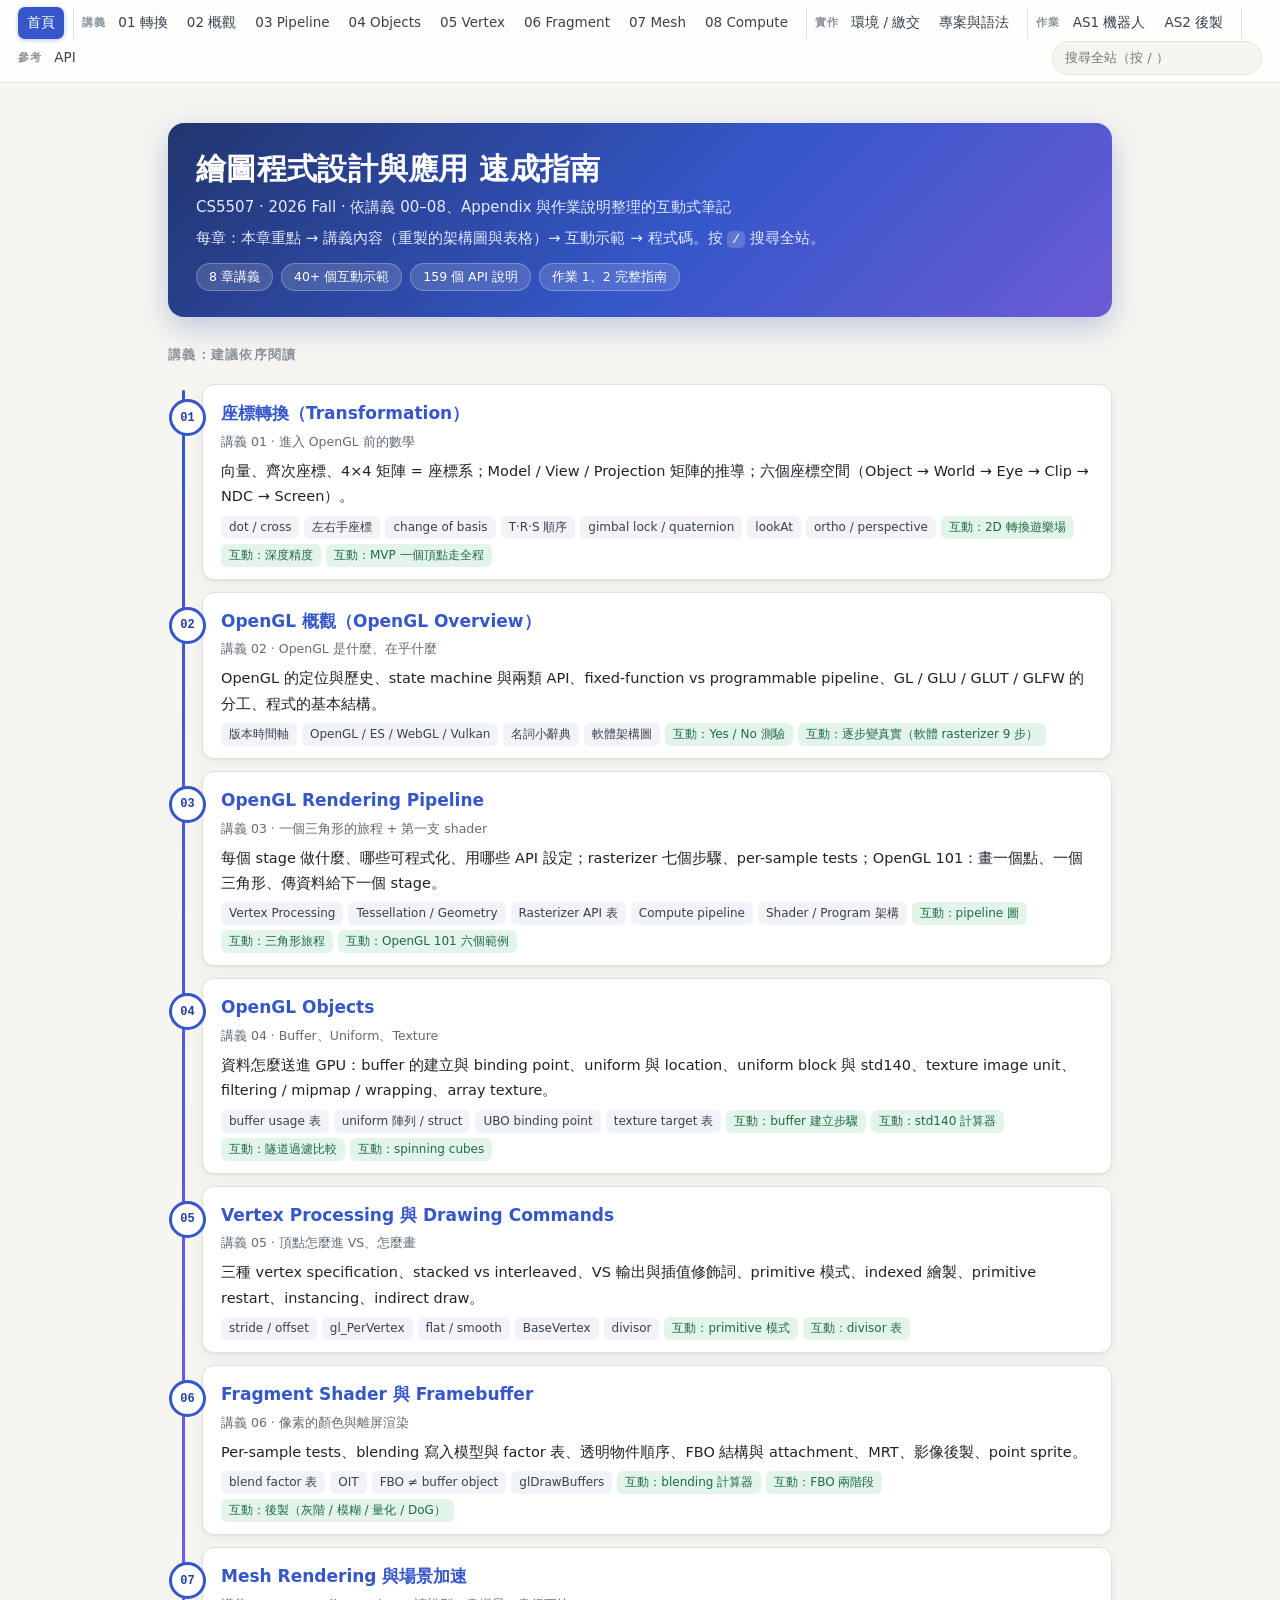
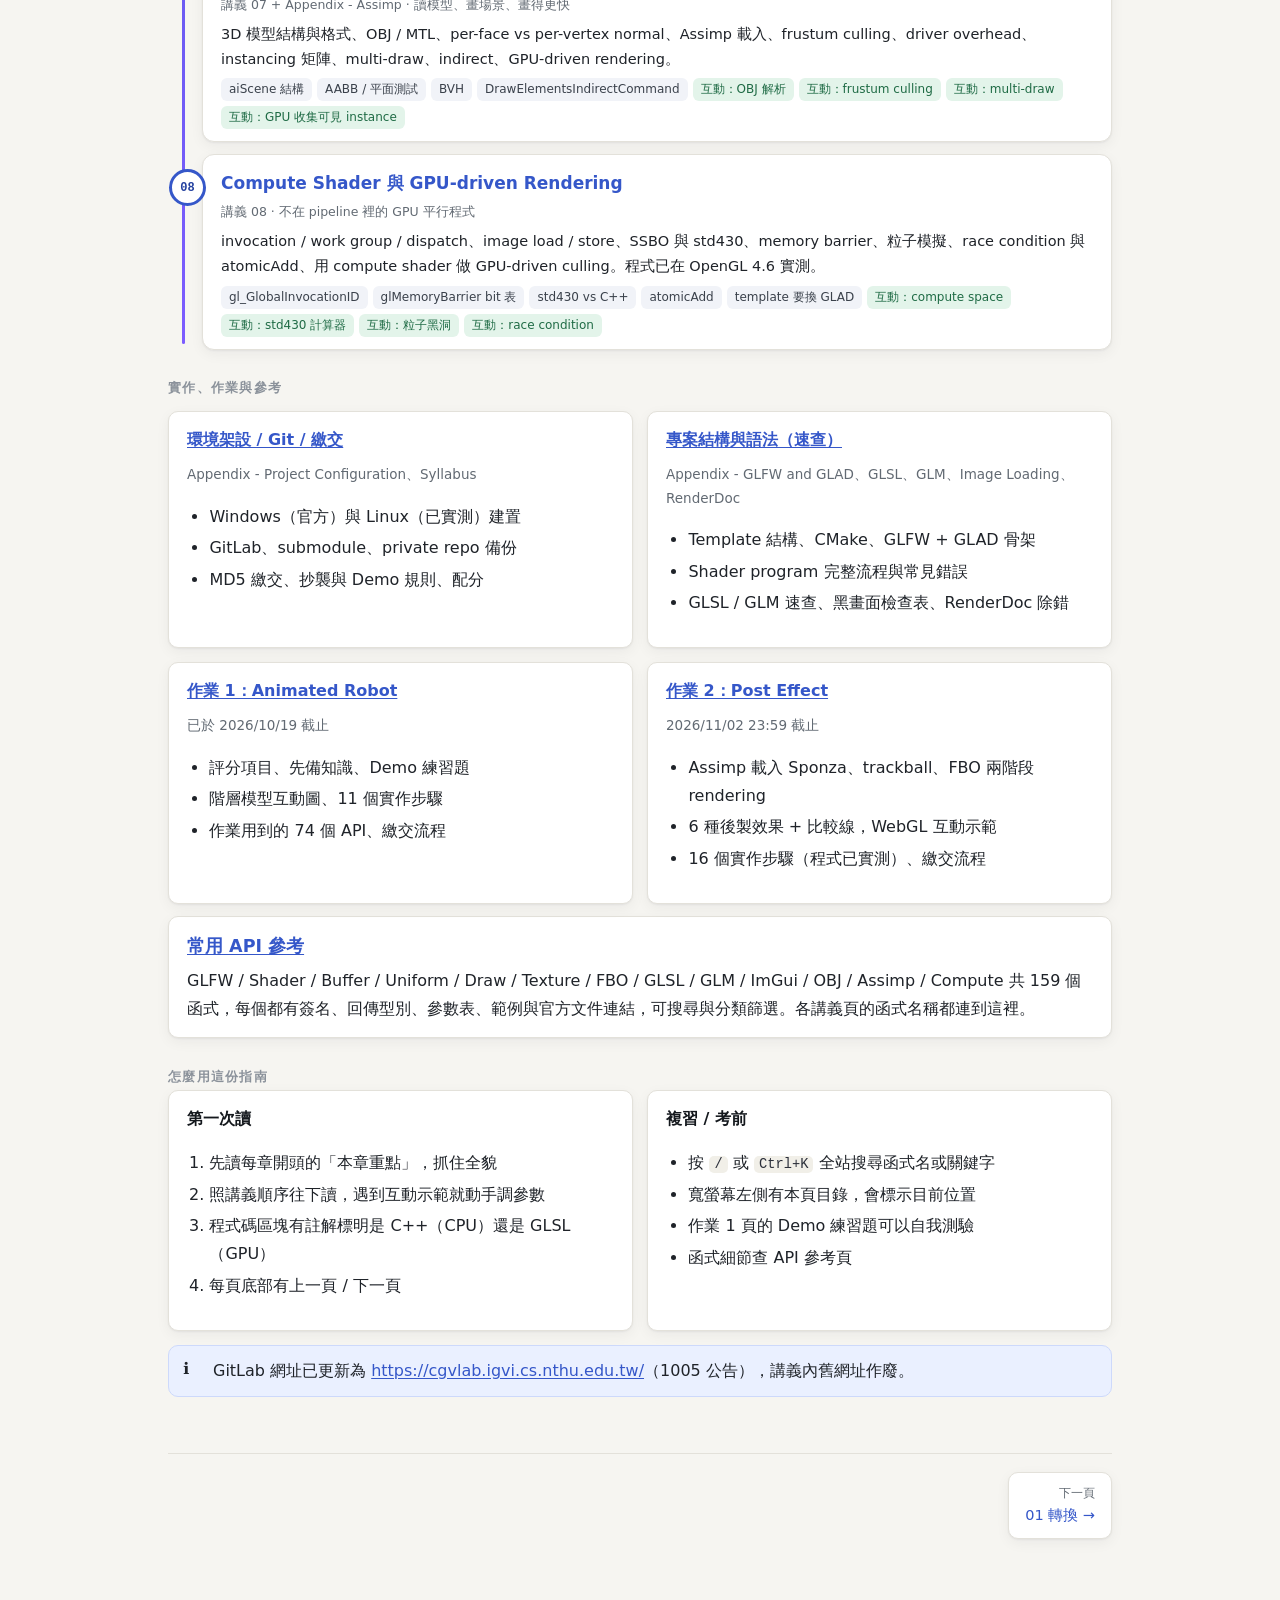
<file: index.html>
<!doctype html>
<html lang="zh-Hant"><head><meta charset="utf-8"><meta name="viewport" content="width=device-width,initial-scale=1">
<title>GPA 速成指南</title><link rel="stylesheet" href="style.css">
<style>
.hero{padding:26px 28px;margin:18px 0 8px;border-radius:16px;background:linear-gradient(135deg,#22356e,#3557c9 55%,#6b5bd6);color:#fff;box-shadow:0 10px 30px rgba(35,64,159,.25)}
.hero h1{color:#fff;margin:0 0 6px;font-size:30px}
.hero p{margin:4px 0;color:#e3e9ff;font-size:15px}
.hero .chips{margin-top:12px;display:flex;flex-wrap:wrap;gap:8px}
.hero .chips span{background:rgba(255,255,255,.14);border:1px solid rgba(255,255,255,.25);border-radius:999px;padding:2px 12px;font-size:12.5px}
.road{position:relative;margin:18px 0 6px;padding-left:34px}
.road::before{content:"";position:absolute;left:14px;top:6px;bottom:6px;width:3px;border-radius:2px;background:linear-gradient(#3557c9,#7c5cff)}
.lec{position:relative;background:#fff;border:1px solid var(--line);border-radius:12px;padding:14px 18px 12px;margin:12px 0;box-shadow:var(--shadow);transition:transform .12s,box-shadow .12s}
.lec:hover{transform:translateY(-1px);box-shadow:0 6px 20px rgba(20,24,40,.09)}
.lec::before{content:attr(data-n);position:absolute;left:-34px;top:14px;width:31px;height:31px;border-radius:50%;background:#fff;border:3px solid #3557c9;color:#23409f;font:700 12px var(--mono);display:flex;align-items:center;justify-content:center}
.lec h3{margin:0 0 2px;font-size:17px}
.lec h3 a{text-decoration:none}
.lec .sub{font-size:12.5px;color:var(--mut)}
.lec p{margin:6px 0 4px;font-size:14.5px}
.lec .t{display:flex;flex-wrap:wrap;gap:5px;margin-top:6px}
.lec .t span{font-size:12px;background:#f1f3f8;border-radius:6px;padding:1px 8px;color:#3a414b}
.lec .t span.i{background:#e3f4ea;color:#1f6b45}
.cards3{display:grid;grid-template-columns:repeat(2,1fr);gap:14px;margin:12px 0}
@media(max-width:860px){.cards3{grid-template-columns:1fr}}
.cards3 .card{margin:0}
.cards3 .card h3{margin:0 0 6px;font-size:16px}
.sec{font-size:12.5px;font-weight:700;letter-spacing:.1em;color:#8a919a;margin:2.2em 0 .2em}
</style></head>
<body><main>
<div class="hero">
<h1>繪圖程式設計與應用 速成指南</h1>
<p>CS5507 · 2026 Fall · 依講義 00–08、Appendix 與作業說明整理的互動式筆記</p>
<p>每章：本章重點 → 講義內容（重製的架構圖與表格）→ 互動示範 → 程式碼。按 <code style="background:rgba(255,255,255,.18);color:#fff">/</code> 搜尋全站。</p>
<div class="chips"><span>8 章講義</span><span>40+ 個互動示範</span><span>159 個 API 說明</span><span>作業 1、2 完整指南</span></div>
</div>

<div class="sec">講義：建議依序閱讀</div>
<div class="road">
<div class="lec" data-n="01"><h3><a href="l01-transform.html">座標轉換（Transformation）</a></h3><div class="sub">講義 01 · 進入 OpenGL 前的數學</div>
<p>向量、齊次座標、4×4 矩陣 = 座標系；Model / View / Projection 矩陣的推導；六個座標空間（Object → World → Eye → Clip → NDC → Screen）。</p>
<div class="t"><span>dot / cross</span><span>左右手座標</span><span>change of basis</span><span>T·R·S 順序</span><span>gimbal lock / quaternion</span><span>lookAt</span><span>ortho / perspective</span><span class="i">互動：2D 轉換遊樂場</span><span class="i">互動：深度精度</span><span class="i">互動：MVP 一個頂點走全程</span></div></div>

<div class="lec" data-n="02"><h3><a href="l02-overview.html">OpenGL 概觀（OpenGL Overview）</a></h3><div class="sub">講義 02 · OpenGL 是什麼、在乎什麼</div>
<p>OpenGL 的定位與歷史、state machine 與兩類 API、fixed-function vs programmable pipeline、GL / GLU / GLUT / GLFW 的分工、程式的基本結構。</p>
<div class="t"><span>版本時間軸</span><span>OpenGL / ES / WebGL / Vulkan</span><span>名詞小辭典</span><span>軟體架構圖</span><span class="i">互動：Yes / No 測驗</span><span class="i">互動：逐步變真實（軟體 rasterizer 9 步）</span></div></div>

<div class="lec" data-n="03"><h3><a href="01-pipeline.html">OpenGL Rendering Pipeline</a></h3><div class="sub">講義 03 · 一個三角形的旅程 + 第一支 shader</div>
<p>每個 stage 做什麼、哪些可程式化、用哪些 API 設定；rasterizer 七個步驟、per-sample tests；OpenGL 101：畫一個點、一個三角形、傳資料給下一個 stage。</p>
<div class="t"><span>Vertex Processing</span><span>Tessellation / Geometry</span><span>Rasterizer API 表</span><span>Compute pipeline</span><span>Shader / Program 架構</span><span class="i">互動：pipeline 圖</span><span class="i">互動：三角形旅程</span><span class="i">互動：OpenGL 101 六個範例</span></div></div>

<div class="lec" data-n="04"><h3><a href="l04-objects.html">OpenGL Objects</a></h3><div class="sub">講義 04 · Buffer、Uniform、Texture</div>
<p>資料怎麼送進 GPU：buffer 的建立與 binding point、uniform 與 location、uniform block 與 std140、texture image unit、filtering / mipmap / wrapping、array texture。</p>
<div class="t"><span>buffer usage 表</span><span>uniform 陣列 / struct</span><span>UBO binding point</span><span>texture target 表</span><span class="i">互動：buffer 建立步驟</span><span class="i">互動：std140 計算器</span><span class="i">互動：隧道過濾比較</span><span class="i">互動：spinning cubes</span></div></div>

<div class="lec" data-n="05"><h3><a href="05-vertex-draw.html">Vertex Processing 與 Drawing Commands</a></h3><div class="sub">講義 05 · 頂點怎麼進 VS、怎麼畫</div>
<p>三種 vertex specification、stacked vs interleaved、VS 輸出與插值修飾詞、primitive 模式、indexed 繪製、primitive restart、instancing、indirect draw。</p>
<div class="t"><span>stride / offset</span><span>gl_PerVertex</span><span>flat / smooth</span><span>BaseVertex</span><span>divisor</span><span class="i">互動：primitive 模式</span><span class="i">互動：divisor 表</span></div></div>

<div class="lec" data-n="06"><h3><a href="06-fragment-fbo.html">Fragment Shader 與 Framebuffer</a></h3><div class="sub">講義 06 · 像素的顏色與離屏渲染</div>
<p>Per-sample tests、blending 寫入模型與 factor 表、透明物件順序、FBO 結構與 attachment、MRT、影像後製、point sprite。</p>
<div class="t"><span>blend factor 表</span><span>OIT</span><span>FBO ≠ buffer object</span><span>glDrawBuffers</span><span class="i">互動：blending 計算器</span><span class="i">互動：FBO 兩階段</span><span class="i">互動：後製（灰階 / 模糊 / 量化 / DoG）</span></div></div>

<div class="lec" data-n="07"><h3><a href="07-mesh-rendering.html">Mesh Rendering 與場景加速</a></h3><div class="sub">講義 07 + Appendix - Assimp · 讀模型、畫場景、畫得更快</div>
<p>3D 模型結構與格式、OBJ / MTL、per-face vs per-vertex normal、Assimp 載入、frustum culling、driver overhead、instancing 矩陣、multi-draw、indirect、GPU-driven rendering。</p>
<div class="t"><span>aiScene 結構</span><span>AABB / 平面測試</span><span>BVH</span><span>DrawElementsIndirectCommand</span><span class="i">互動：OBJ 解析</span><span class="i">互動：frustum culling</span><span class="i">互動：multi-draw</span><span class="i">互動：GPU 收集可見 instance</span></div></div>

<div class="lec" data-n="08"><h3><a href="08-compute.html">Compute Shader 與 GPU-driven Rendering</a></h3><div class="sub">講義 08 · 不在 pipeline 裡的 GPU 平行程式</div>
<p>invocation / work group / dispatch、image load / store、SSBO 與 std430、memory barrier、粒子模擬、race condition 與 atomicAdd、用 compute shader 做 GPU-driven culling。程式已在 OpenGL 4.6 實測。</p>
<div class="t"><span>gl_GlobalInvocationID</span><span>glMemoryBarrier bit 表</span><span>std430 vs C++</span><span>atomicAdd</span><span>template 要換 GLAD</span><span class="i">互動：compute space</span><span class="i">互動：std430 計算器</span><span class="i">互動：粒子黑洞</span><span class="i">互動：race condition</span></div></div>
</div>

<div class="sec">實作、作業與參考</div>
<div class="cards3">
<div class="card"><h3><a href="03-env-git.html">環境架設 / Git / 繳交</a></h3>
<p class="mut">Appendix - Project Configuration、Syllabus</p>
<ul><li>Windows（官方）與 Linux（已實測）建置</li><li>GitLab、submodule、private repo 備份</li><li>MD5 繳交、抄襲與 Demo 規則、配分</li></ul></div>
<div class="card"><h3><a href="02-project-syntax.html">專案結構與語法（速查）</a></h3>
<p class="mut">Appendix - GLFW and GLAD、GLSL、GLM、Image Loading、RenderDoc</p>
<ul><li>Template 結構、CMake、GLFW + GLAD 骨架</li><li>Shader program 完整流程與常見錯誤</li><li>GLSL / GLM 速查、黑畫面檢查表、RenderDoc 除錯</li></ul></div>
<div class="card"><h3><a href="as1-robot.html">作業 1：Animated Robot</a></h3>
<p class="mut">已於 2026/10/19 截止</p>
<ul><li>評分項目、先備知識、Demo 練習題</li><li>階層模型互動圖、11 個實作步驟</li><li>作業用到的 74 個 API、繳交流程</li></ul></div>
<div class="card"><h3><a href="as2-postfx.html">作業 2：Post Effect</a></h3>
<p class="mut">2026/11/02 23:59 截止</p>
<ul><li>Assimp 載入 Sponza、trackball、FBO 兩階段 rendering</li><li>6 種後製效果 + 比較線，WebGL 互動示範</li><li>16 個實作步驟（程式已實測）、繳交流程</li></ul></div>
</div>
<div class="card"><h3 style="margin:0 0 6px"><a href="04-api.html">常用 API 參考</a></h3>
<p style="margin:0">GLFW / Shader / Buffer / Uniform / Draw / Texture / FBO / GLSL / GLM / ImGui / OBJ / Assimp / Compute 共 159 個函式，每個都有簽名、回傳型別、參數表、範例與官方文件連結，可搜尋與分類篩選。各講義頁的函式名稱都連到這裡。</p></div>

<div class="sec">怎麼用這份指南</div>
<div class="grid2">
<div class="card"><b>第一次讀</b>
<ol><li>先讀每章開頭的「本章重點」，抓住全貌</li><li>照講義順序往下讀，遇到互動示範就動手調參數</li><li>程式碼區塊有註解標明是 C++（CPU）還是 GLSL（GPU）</li><li>每頁底部有上一頁 / 下一頁</li></ol></div>
<div class="card"><b>複習 / 考前</b>
<ul><li>按 <code>/</code> 或 <code>Ctrl+K</code> 全站搜尋函式名或關鍵字</li><li>寬螢幕左側有本頁目錄，會標示目前位置</li><li>作業 1 頁的 Demo 練習題可以自我測驗</li><li>函式細節查 API 參考頁</li></ul></div></div>

<div class="note">GitLab 網址已更新為 <a href="https://cgvlab.igvi.cs.nthu.edu.tw/">https://cgvlab.igvi.cs.nthu.edu.tw/</a>（1005 公告），講義內舊網址作廢。</div>
</main><script src="common.js"></script></body></html>
</file>
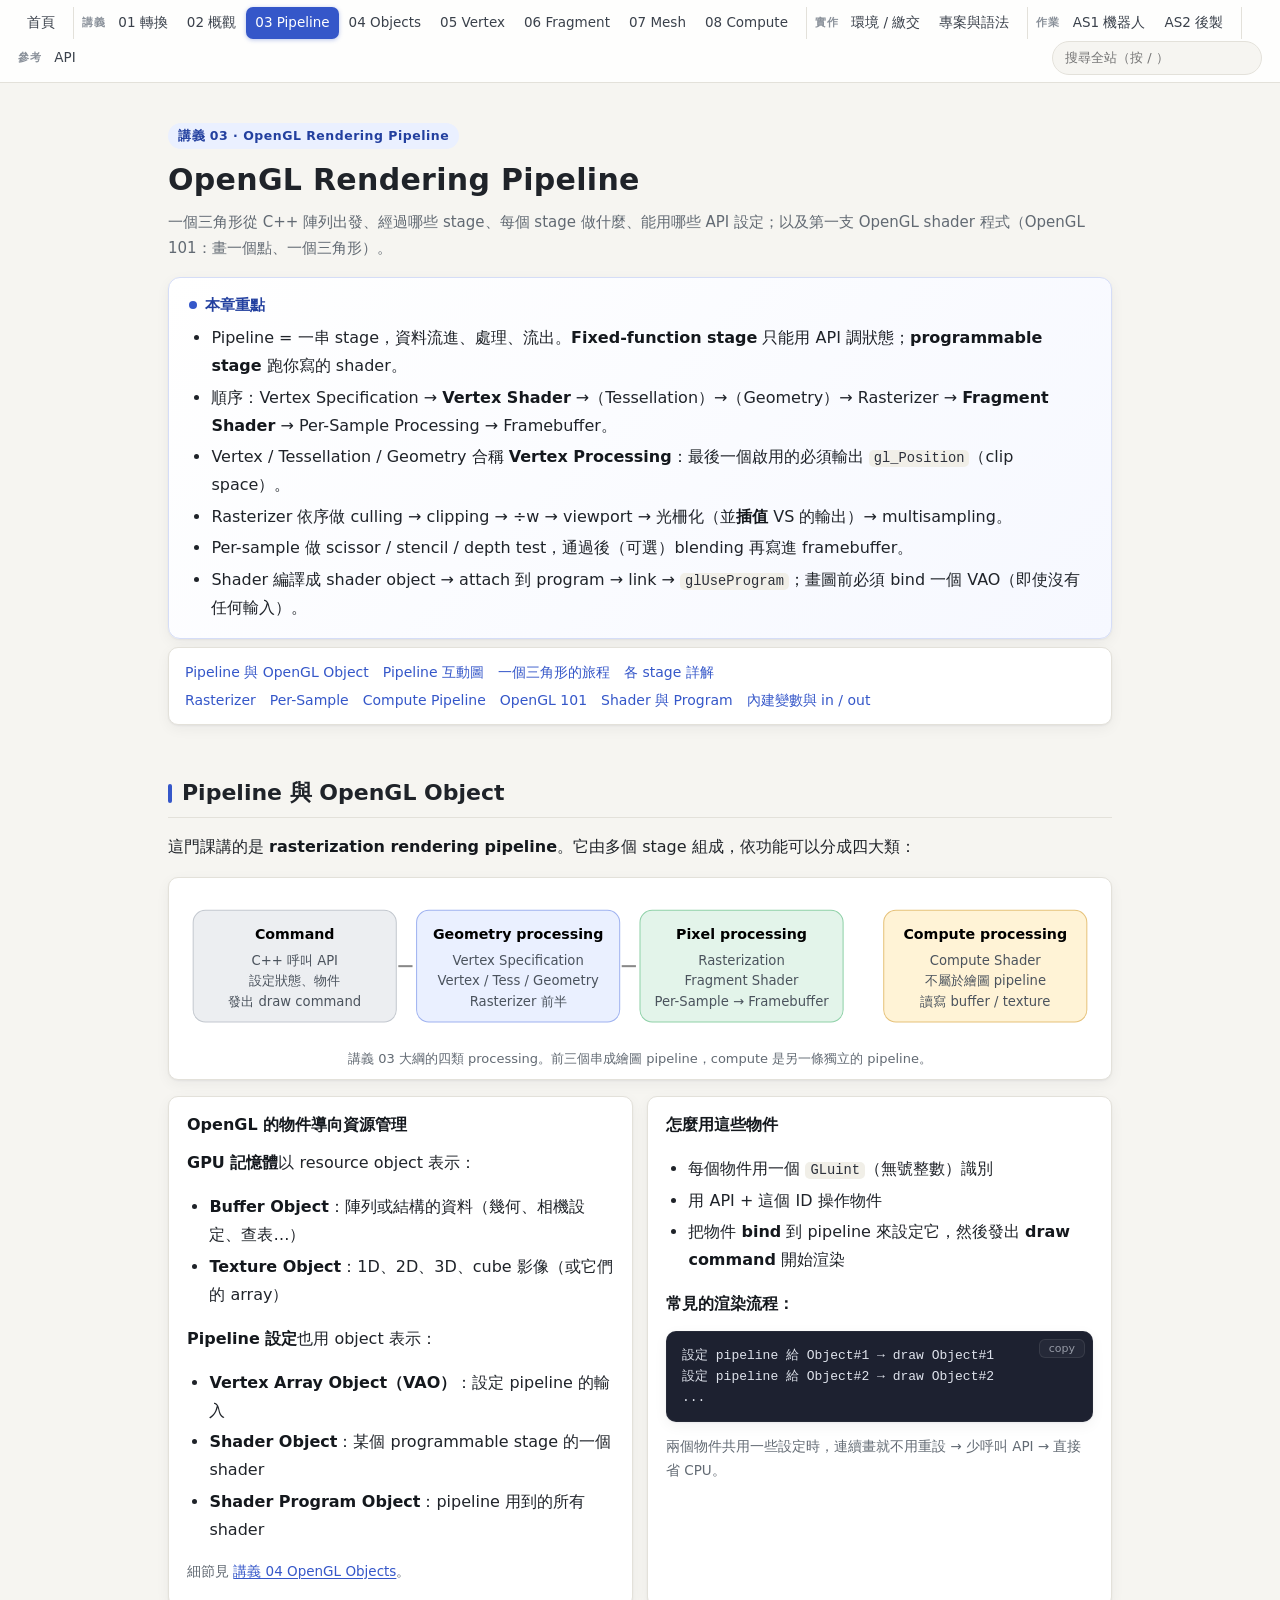
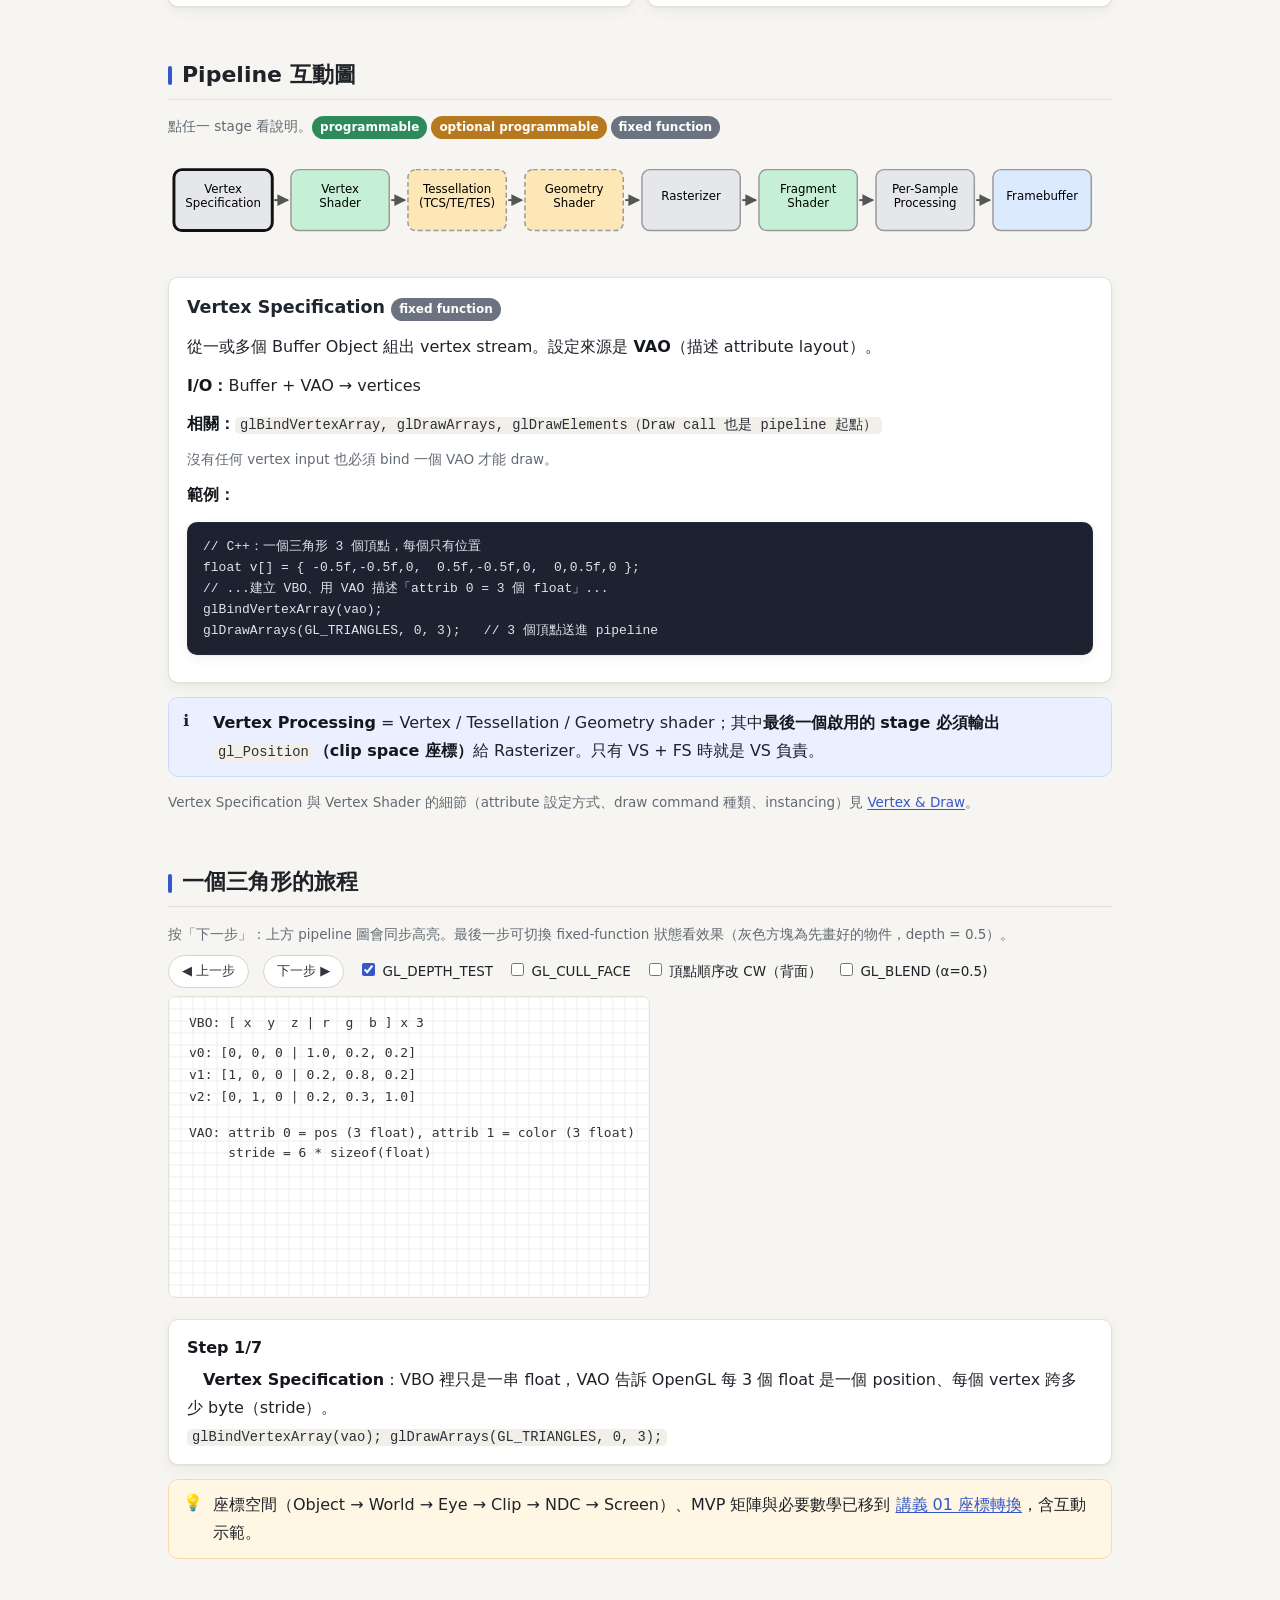
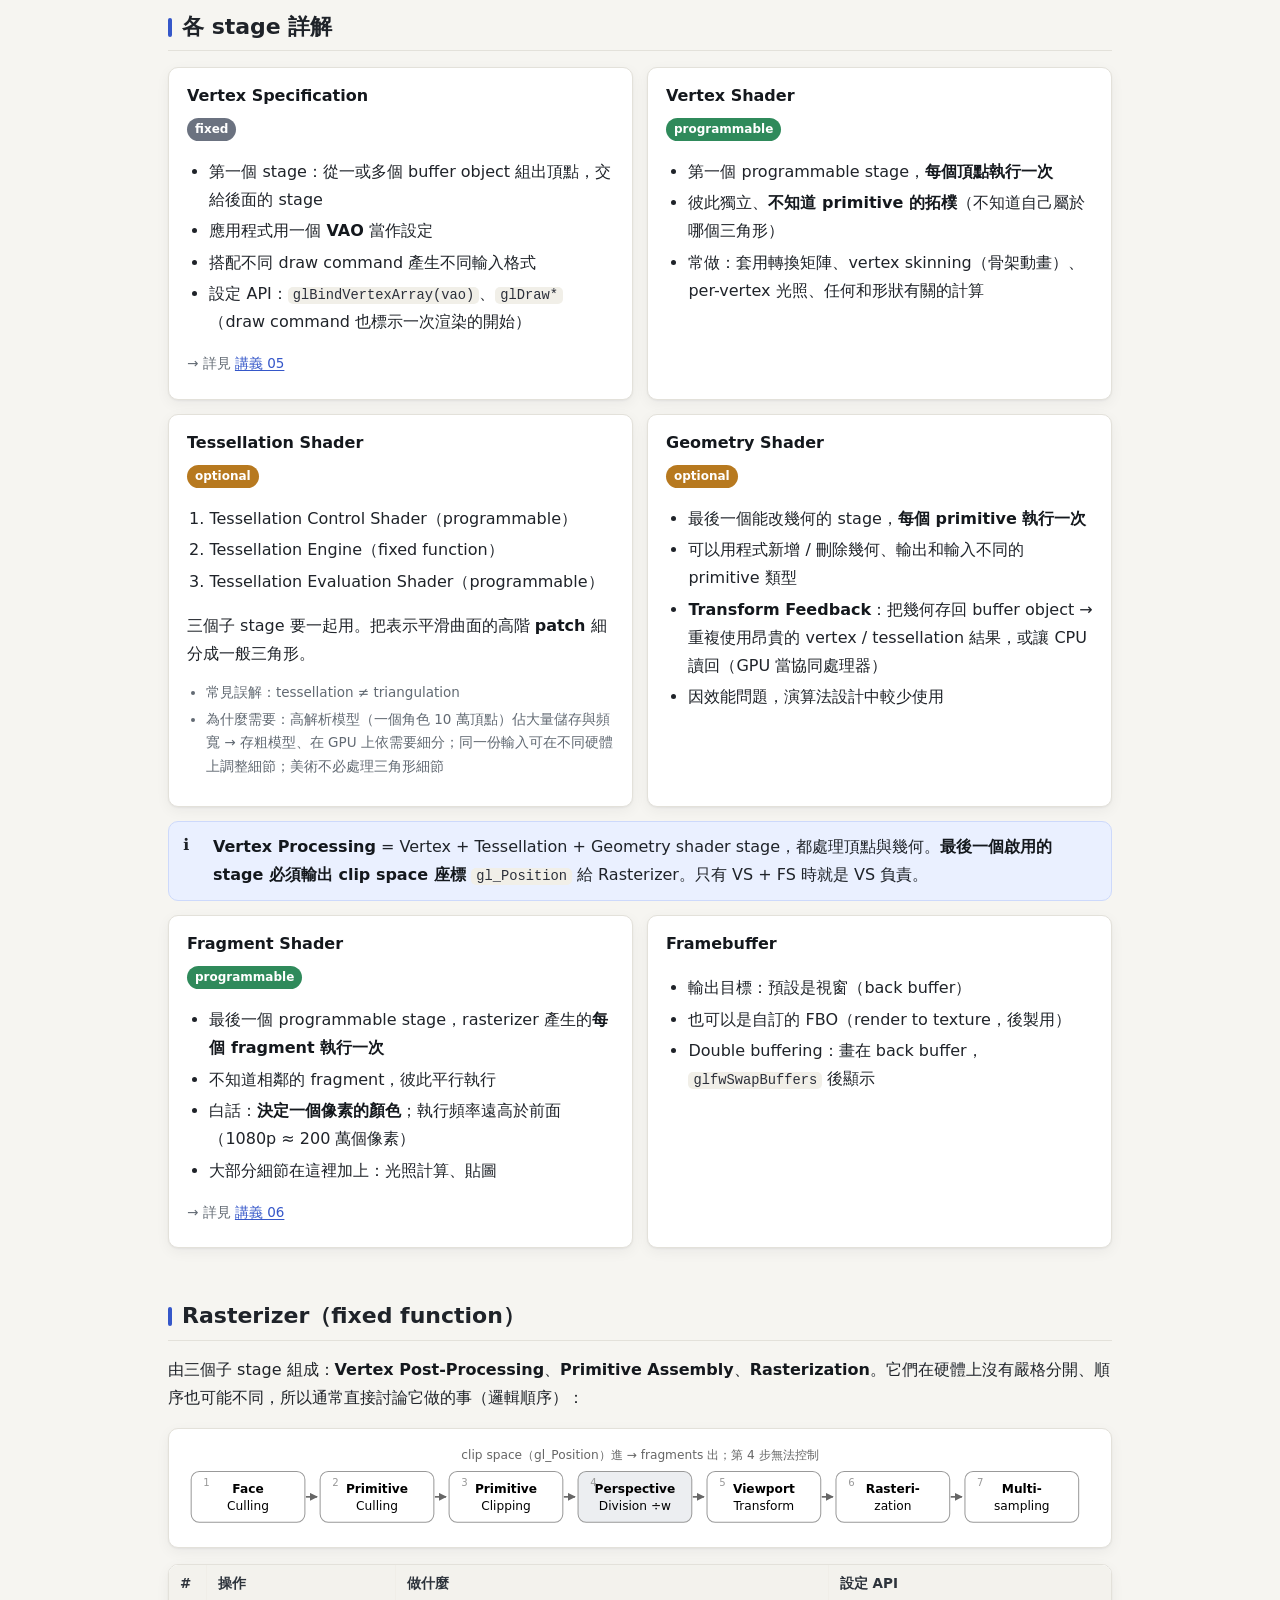
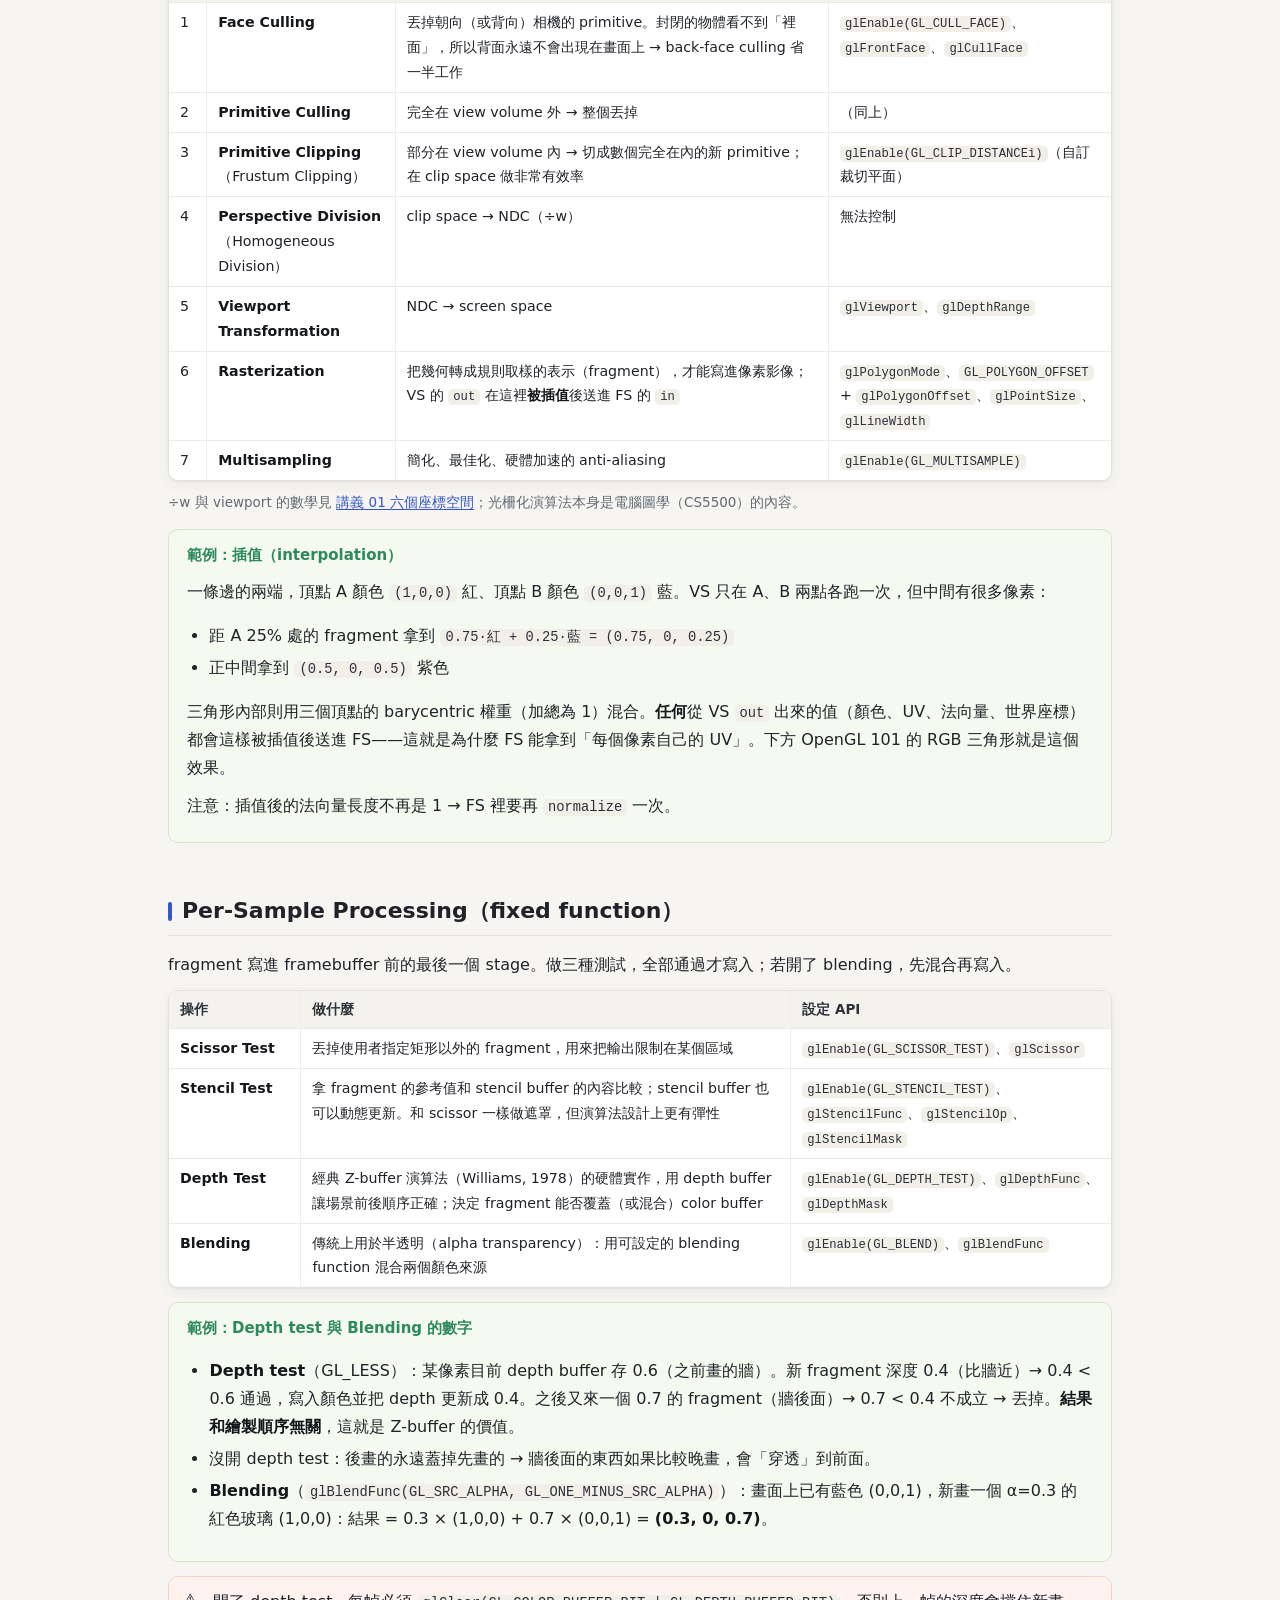
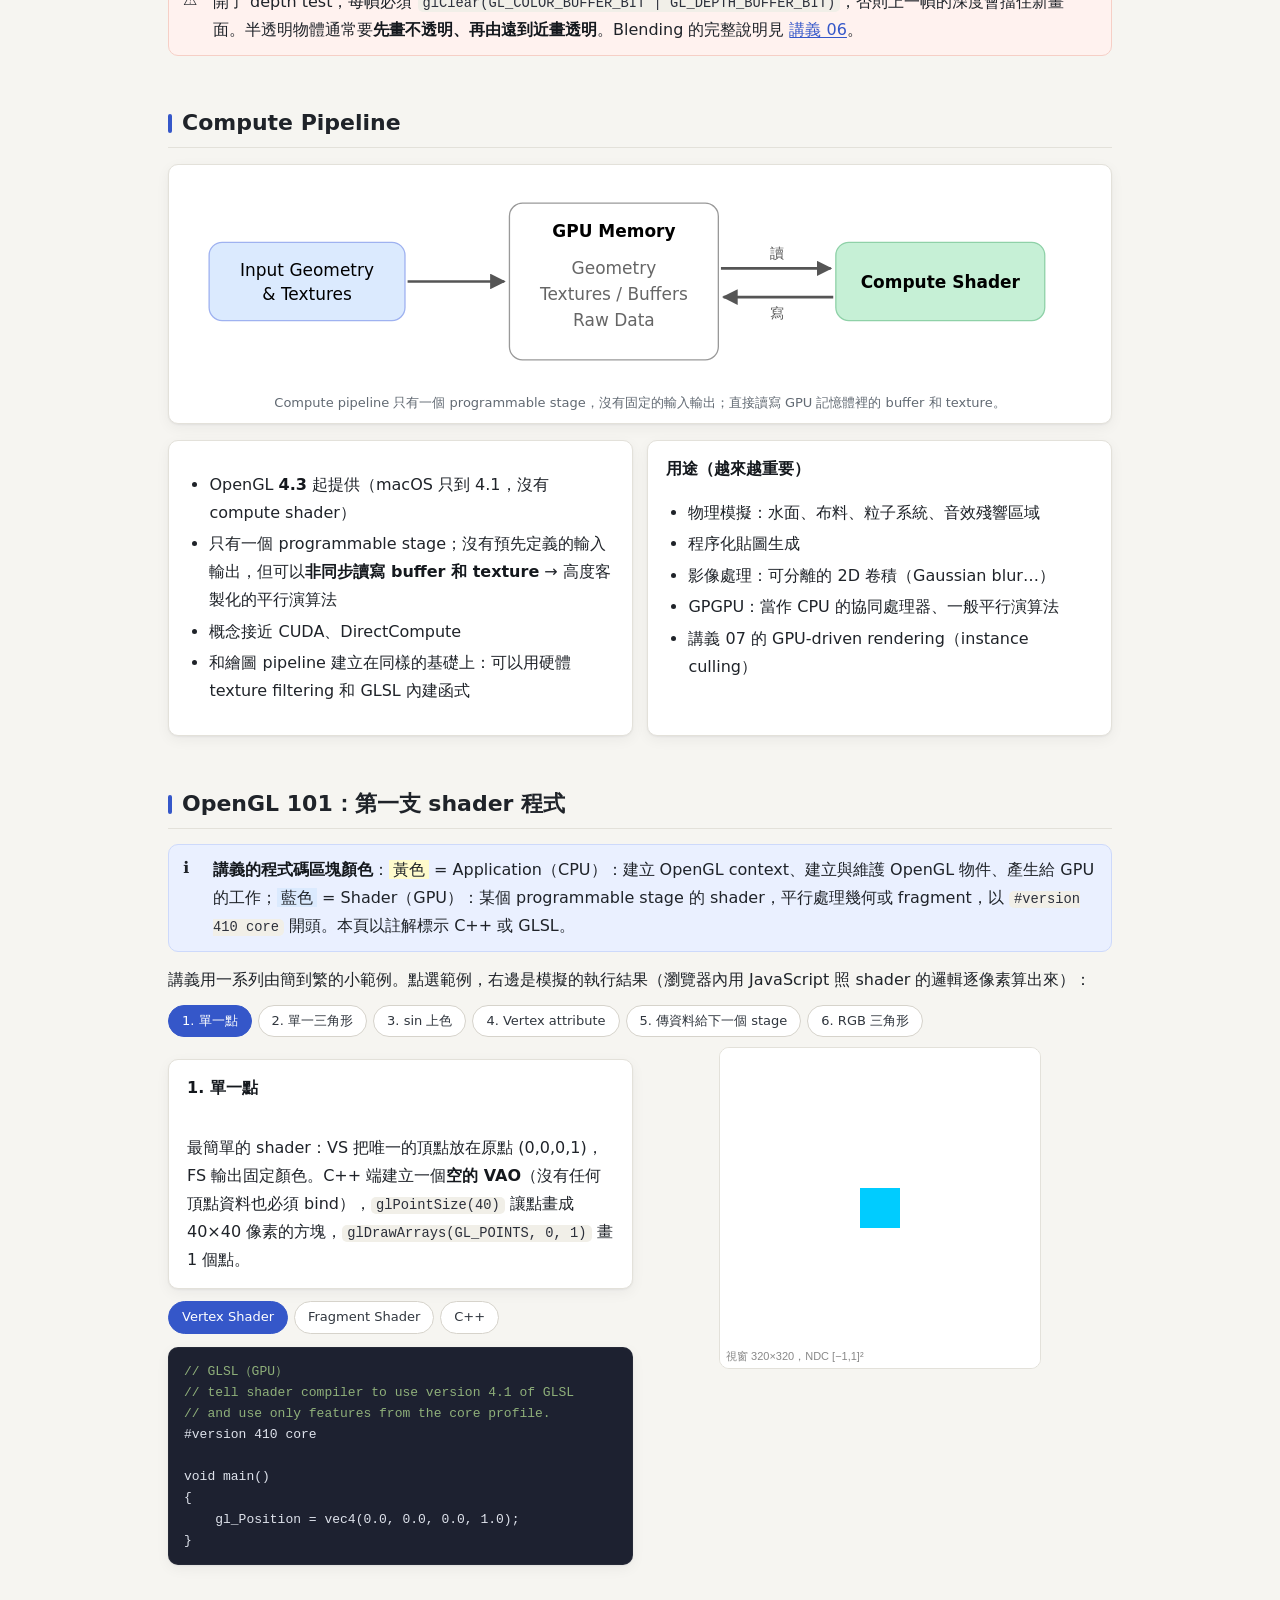
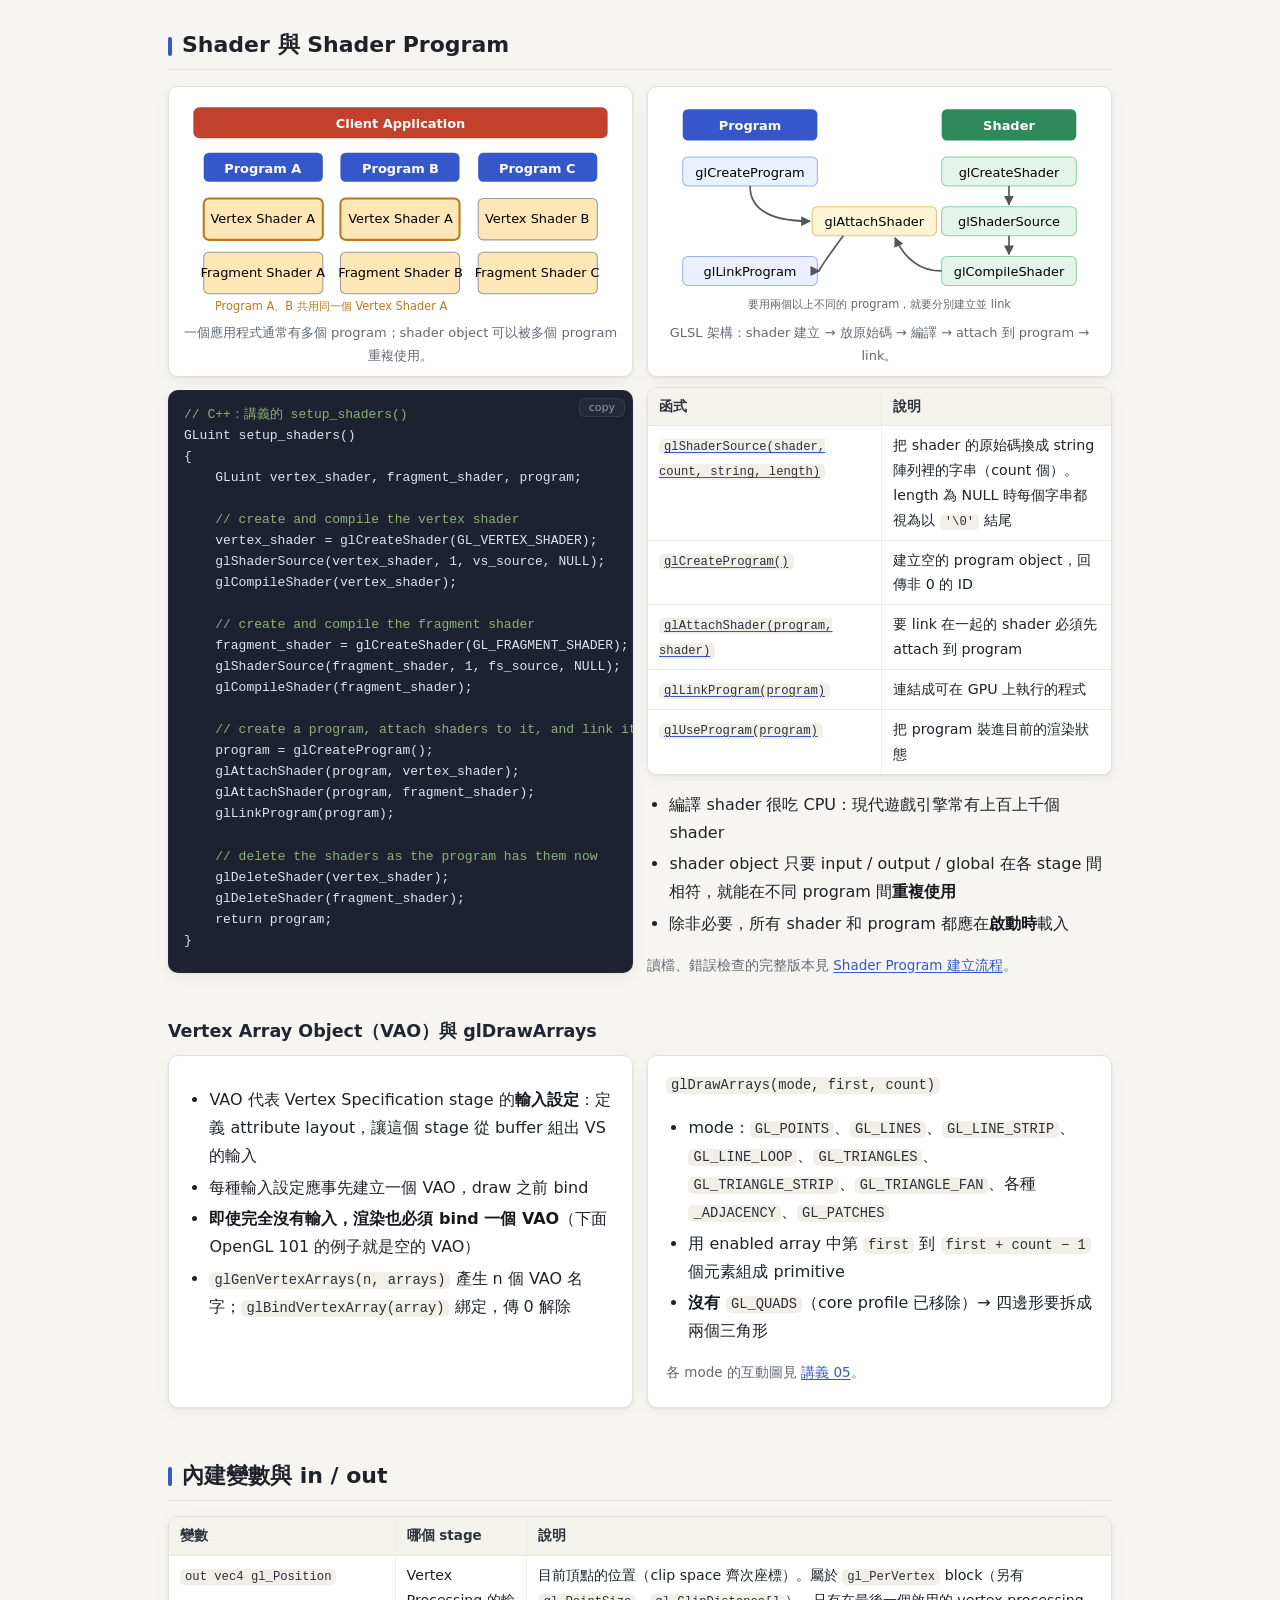
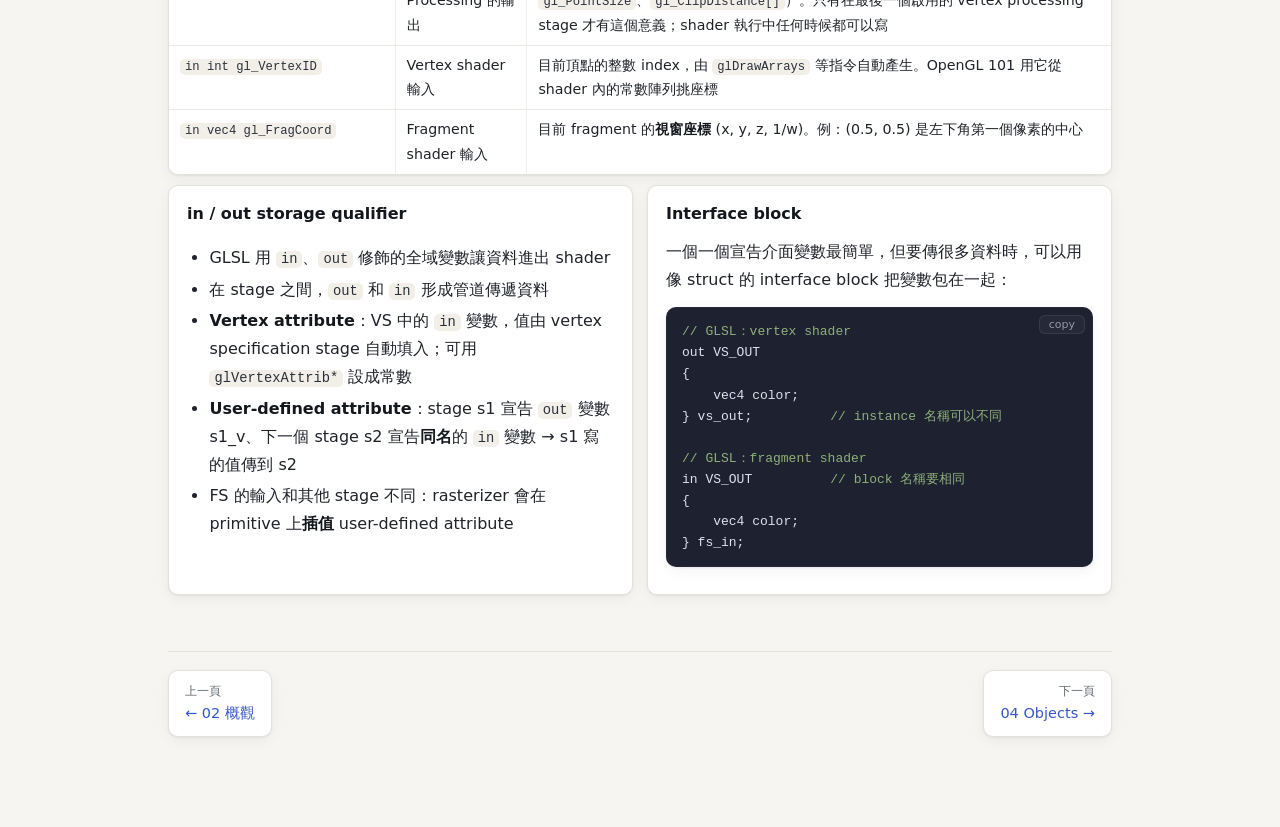
<file: 01-pipeline.html>
<!doctype html>
<html lang="zh-Hant"><head><meta charset="utf-8"><meta name="viewport" content="width=device-width,initial-scale=1">
<title>講義 03：OpenGL Rendering Pipeline</title><link rel="stylesheet" href="style.css">
<style>
#pipe g.st{cursor:pointer}
#pipe g.st rect{stroke:#999;stroke-width:1.5}
#pipe g.st.sel rect{stroke:#111;stroke-width:3}
#pipe text{font-size:12px;text-anchor:middle;pointer-events:none}
#info{min-height:150px}
#info h3{margin-top:0}
#demo{border:1px solid var(--line);border-radius:8px;background:#fff}
#vt td{font:12px ui-monospace,monospace}
</style></head>
<body><main>
<p class="kicker">講義 03 · OpenGL Rendering Pipeline</p>
<h1>OpenGL Rendering Pipeline</h1>
<p class="lead">一個三角形從 C++ 陣列出發、經過哪些 stage、每個 stage 做什麼、能用哪些 API 設定；以及第一支 OpenGL shader 程式（OpenGL 101：畫一個點、一個三角形）。</p>

<div class="key"><b>本章重點</b>
<ul>
<li>Pipeline = 一串 stage，資料流進、處理、流出。<b>Fixed-function stage</b> 只能用 API 調狀態；<b>programmable stage</b> 跑你寫的 shader。</li>
<li>順序：Vertex Specification → <b>Vertex Shader</b> →（Tessellation）→（Geometry）→ Rasterizer → <b>Fragment Shader</b> → Per-Sample Processing → Framebuffer。</li>
<li>Vertex / Tessellation / Geometry 合稱 <b>Vertex Processing</b>：最後一個啟用的必須輸出 <code>gl_Position</code>（clip space）。</li>
<li>Rasterizer 依序做 culling → clipping → ÷w → viewport → 光柵化（並<b>插值</b> VS 的輸出）→ multisampling。</li>
<li>Per-sample 做 scissor / stencil / depth test，通過後（可選）blending 再寫進 framebuffer。</li>
<li>Shader 編譯成 shader object → attach 到 program → link → <code>glUseProgram</code>；畫圖前必須 bind 一個 VAO（即使沒有任何輸入）。</li>
</ul></div>

<div class="toc"><a href="#overview">Pipeline 與 OpenGL Object</a><a href="#pipeline">Pipeline 互動圖</a><a href="#walk">一個三角形的旅程</a><a href="#stages">各 stage 詳解</a><a href="#raster">Rasterizer</a><a href="#persample">Per-Sample</a><a href="#compute">Compute Pipeline</a><a href="#first">OpenGL 101</a><a href="#program">Shader 與 Program</a><a href="#builtin">內建變數與 in / out</a></div>

<h2 id="overview">Pipeline 與 OpenGL Object</h2>
<p>這門課講的是 <b>rasterization rendering pipeline</b>。它由多個 stage 組成，依功能可以分成四大類：</p>
<figure class="fig">
<svg viewBox="0 0 900 150" width="100%" font-size="13" text-anchor="middle">
<g><rect x="10" y="20" width="200" height="110" rx="12" fill="#eceef1" stroke="#c3c8cf"/><text x="110" y="48" font-weight="700" font-size="14">Command</text><text x="110" y="74" fill="#4b535d">C++ 呼叫 API</text><text x="110" y="94" fill="#4b535d">設定狀態、物件</text><text x="110" y="114" fill="#4b535d">發出 draw command</text></g>
<g><rect x="230" y="20" width="200" height="110" rx="12" fill="#eaf0ff" stroke="#9fb2f0"/><text x="330" y="48" font-weight="700" font-size="14">Geometry processing</text><text x="330" y="74" fill="#4b535d">Vertex Specification</text><text x="330" y="94" fill="#4b535d">Vertex / Tess / Geometry</text><text x="330" y="114" fill="#4b535d">Rasterizer 前半</text></g>
<g><rect x="450" y="20" width="200" height="110" rx="12" fill="#e3f4ea" stroke="#8fd1a8"/><text x="550" y="48" font-weight="700" font-size="14">Pixel processing</text><text x="550" y="74" fill="#4b535d">Rasterization</text><text x="550" y="94" fill="#4b535d">Fragment Shader</text><text x="550" y="114" fill="#4b535d">Per-Sample → Framebuffer</text></g>
<g><rect x="690" y="20" width="200" height="110" rx="12" fill="#fff3d6" stroke="#e6c27a"/><text x="790" y="48" font-weight="700" font-size="14">Compute processing</text><text x="790" y="74" fill="#4b535d">Compute Shader</text><text x="790" y="94" fill="#4b535d">不屬於繪圖 pipeline</text><text x="790" y="114" fill="#4b535d">讀寫 buffer / texture</text></g>
<g stroke="#888" stroke-width="2"><path d="M212 75 h14"/><path d="M432 75 h14"/></g>
</svg>
<figcaption>講義 03 大綱的四類 processing。前三個串成繪圖 pipeline，compute 是另一條獨立的 pipeline。</figcaption>
</figure>
<div class="grid2">
<div class="card"><b>OpenGL 的物件導向資源管理</b>
<p><b>GPU 記憶體</b>以 resource object 表示：</p>
<ul><li><b>Buffer Object</b>：陣列或結構的資料（幾何、相機設定、查表…）</li>
<li><b>Texture Object</b>：1D、2D、3D、cube 影像（或它們的 array）</li></ul>
<p><b>Pipeline 設定</b>也用 object 表示：</p>
<ul><li><b>Vertex Array Object（VAO）</b>：設定 pipeline 的輸入</li>
<li><b>Shader Object</b>：某個 programmable stage 的一個 shader</li>
<li><b>Shader Program Object</b>：pipeline 用到的所有 shader</li></ul>
<p class="mut">細節見 <a href="l04-objects.html">講義 04 OpenGL Objects</a>。</p></div>
<div class="card"><b>怎麼用這些物件</b>
<ul><li>每個物件用一個 <code>GLuint</code>（無號整數）識別</li>
<li>用 API + 這個 ID 操作物件</li>
<li>把物件 <b>bind</b> 到 pipeline 來設定它，然後發出 <b>draw command</b> 開始渲染</li></ul>
<p><b>常見的渲染流程：</b></p>
<pre><code>設定 pipeline 給 Object#1 → draw Object#1
設定 pipeline 給 Object#2 → draw Object#2
...</code></pre>
<p class="mut">兩個物件共用一些設定時，連續畫就不用重設 → 少呼叫 API → 直接省 CPU。</p></div></div>

<h2 id="pipeline">Pipeline 互動圖</h2>
<p class="mut">點任一 stage 看說明。<span class="tag t-prog">programmable</span><span class="tag t-opt">optional programmable</span><span class="tag t-fix">fixed function</span></p>
<svg id="pipe" viewBox="0 0 960 110"></svg>
<div id="info" class="card"></div>
<div class="note"><b>Vertex Processing</b> = Vertex / Tessellation / Geometry shader；其中<b>最後一個啟用的 stage 必須輸出 <code>gl_Position</code>（clip space 座標）</b>給 Rasterizer。只有 VS + FS 時就是 VS 負責。</div>

<p class="mut">Vertex Specification 與 Vertex Shader 的細節（attribute 設定方式、draw command 種類、instancing）見 <a href="05-vertex-draw.html">Vertex &amp; Draw</a>。</p>

<h2 id="walk">一個三角形的旅程</h2>
<p class="mut">按「下一步」：上方 pipeline 圖會同步高亮。最後一步可切換 fixed-function 狀態看效果（灰色方塊為先畫好的物件，depth = 0.5）。</p>
<div class="ctrl">
  <button class="b" id="prev">◀ 上一步</button><button class="b" id="next">下一步 ▶</button>
  <label><input type="checkbox" id="oDepth" checked> GL_DEPTH_TEST</label>
  <label><input type="checkbox" id="oCull"> GL_CULL_FACE</label>
  <label><input type="checkbox" id="oCW"> 頂點順序改 CW（背面）</label>
  <label><input type="checkbox" id="oBlend"> GL_BLEND (α=0.5)</label>
</div>
<canvas id="demo" width="480" height="300"></canvas>
<div id="walkTxt" class="card"></div>

<div class="tip">座標空間（Object → World → Eye → Clip → NDC → Screen）、MVP 矩陣與必要數學已移到 <a href="l01-transform.html">講義 01 座標轉換</a>，含互動示範。</div>

<h2 id="stages">各 stage 詳解</h2>
<div class="grid2">
<div class="card"><b>Vertex Specification</b> <span class="tag t-fix">fixed</span>
<ul><li>第一個 stage：從一或多個 buffer object 組出頂點，交給後面的 stage</li>
<li>應用程式用一個 <b>VAO</b> 當作設定</li>
<li>搭配不同 draw command 產生不同輸入格式</li>
<li>設定 API：<code>glBindVertexArray(vao)</code>、<code>glDraw*</code>（draw command 也標示一次渲染的開始）</li></ul>
<p class="mut">→ 詳見 <a href="05-vertex-draw.html">講義 05</a></p></div>
<div class="card"><b>Vertex Shader</b> <span class="tag t-prog">programmable</span>
<ul><li>第一個 programmable stage，<b>每個頂點執行一次</b></li>
<li>彼此獨立、<b>不知道 primitive 的拓樸</b>（不知道自己屬於哪個三角形）</li>
<li>常做：套用轉換矩陣、vertex skinning（骨架動畫）、per-vertex 光照、任何和形狀有關的計算</li></ul></div>
<div class="card"><b>Tessellation Shader</b> <span class="tag t-opt">optional</span>
<ol><li>Tessellation Control Shader（programmable）</li><li>Tessellation Engine（fixed function）</li><li>Tessellation Evaluation Shader（programmable）</li></ol>
<p>三個子 stage 要一起用。把表示平滑曲面的高階 <b>patch</b> 細分成一般三角形。</p>
<ul class="mut"><li>常見誤解：tessellation ≠ triangulation</li>
<li>為什麼需要：高解析模型（一個角色 10 萬頂點）佔大量儲存與頻寬 → 存粗模型、在 GPU 上依需要細分；同一份輸入可在不同硬體上調整細節；美術不必處理三角形細節</li></ul></div>
<div class="card"><b>Geometry Shader</b> <span class="tag t-opt">optional</span>
<ul><li>最後一個能改幾何的 stage，<b>每個 primitive 執行一次</b></li>
<li>可以用程式新增 / 刪除幾何、輸出和輸入不同的 primitive 類型</li>
<li><b>Transform Feedback</b>：把幾何存回 buffer object → 重複使用昂貴的 vertex / tessellation 結果，或讓 CPU 讀回（GPU 當協同處理器）</li>
<li>因效能問題，演算法設計中較少使用</li></ul></div></div>
<div class="note"><b>Vertex Processing</b> = Vertex + Tessellation + Geometry shader stage，都處理頂點與幾何。<b>最後一個啟用的 stage 必須輸出 clip space 座標 <code>gl_Position</code></b> 給 Rasterizer。只有 VS + FS 時就是 VS 負責。</div>
<div class="grid2">
<div class="card"><b>Fragment Shader</b> <span class="tag t-prog">programmable</span>
<ul><li>最後一個 programmable stage，rasterizer 產生的<b>每個 fragment 執行一次</b></li>
<li>不知道相鄰的 fragment，彼此平行執行</li>
<li>白話：<b>決定一個像素的顏色</b>；執行頻率遠高於前面（1080p ≈ 200 萬個像素）</li>
<li>大部分細節在這裡加上：光照計算、貼圖</li></ul>
<p class="mut">→ 詳見 <a href="06-fragment-fbo.html">講義 06</a></p></div>
<div class="card"><b>Framebuffer</b>
<ul><li>輸出目標：預設是視窗（back buffer）</li>
<li>也可以是自訂的 FBO（render to texture，後製用）</li>
<li>Double buffering：畫在 back buffer，<code>glfwSwapBuffers</code> 後顯示</li></ul></div></div>

<h2 id="raster">Rasterizer（fixed function）</h2>
<p>由三個子 stage 組成：<b>Vertex Post-Processing</b>、<b>Primitive Assembly</b>、<b>Rasterization</b>。它們在硬體上沒有嚴格分開、順序也可能不同，所以通常直接討論它做的事（邏輯順序）：</p>
<figure class="fig">
<svg viewBox="0 0 900 96" width="100%" font-size="12" text-anchor="middle" id="rsSvg"></svg>
</figure>
<div class="tw"><table>
<tr><th style="width:4%">#</th><th style="width:20%">操作</th><th>做什麼</th><th style="width:30%">設定 API</th></tr>
<tr><td>1</td><td><b>Face Culling</b></td><td>丟掉朝向（或背向）相機的 primitive。封閉的物體看不到「裡面」，所以背面永遠不會出現在畫面上 → back-face culling 省一半工作</td><td><code>glEnable(GL_CULL_FACE)</code>、<code>glFrontFace</code>、<code>glCullFace</code></td></tr>
<tr><td>2</td><td><b>Primitive Culling</b></td><td>完全在 view volume 外 → 整個丟掉</td><td>（同上）</td></tr>
<tr><td>3</td><td><b>Primitive Clipping</b>（Frustum Clipping）</td><td>部分在 view volume 內 → 切成數個完全在內的新 primitive；在 clip space 做非常有效率</td><td><code>glEnable(GL_CLIP_DISTANCEi)</code>（自訂裁切平面）</td></tr>
<tr><td>4</td><td><b>Perspective Division</b>（Homogeneous Division）</td><td>clip space → NDC（÷w）</td><td>無法控制</td></tr>
<tr><td>5</td><td><b>Viewport Transformation</b></td><td>NDC → screen space</td><td><code>glViewport</code>、<code>glDepthRange</code></td></tr>
<tr><td>6</td><td><b>Rasterization</b></td><td>把幾何轉成規則取樣的表示（fragment），才能寫進像素影像；VS 的 <code>out</code> 在這裡<b>被插值</b>後送進 FS 的 <code>in</code></td><td><code>glPolygonMode</code>、<code>GL_POLYGON_OFFSET</code> + <code>glPolygonOffset</code>、<code>glPointSize</code>、<code>glLineWidth</code></td></tr>
<tr><td>7</td><td><b>Multisampling</b></td><td>簡化、最佳化、硬體加速的 anti-aliasing</td><td><code>glEnable(GL_MULTISAMPLE)</code></td></tr>
</table></div>
<p class="mut">÷w 與 viewport 的數學見 <a href="l01-transform.html#spaces">講義 01 六個座標空間</a>；光柵化演算法本身是電腦圖學（CS5500）的內容。</p>
<div class="ex"><b>範例：插值（interpolation）</b>
<p>一條邊的兩端，頂點 A 顏色 <code>(1,0,0)</code> 紅、頂點 B 顏色 <code>(0,0,1)</code> 藍。VS 只在 A、B 兩點各跑一次，但中間有很多像素：</p>
<ul><li>距 A 25% 處的 fragment 拿到 <code>0.75·紅 + 0.25·藍 = (0.75, 0, 0.25)</code></li>
<li>正中間拿到 <code>(0.5, 0, 0.5)</code> 紫色</li></ul>
<p>三角形內部則用三個頂點的 barycentric 權重（加總為 1）混合。<b>任何</b>從 VS <code>out</code> 出來的值（顏色、UV、法向量、世界座標）都會這樣被插值後送進 FS——這就是為什麼 FS 能拿到「每個像素自己的 UV」。下方 OpenGL 101 的 RGB 三角形就是這個效果。</p>
<p>注意：插值後的法向量長度不再是 1 → FS 裡要再 <code>normalize</code> 一次。</p></div>

<h2 id="persample">Per-Sample Processing（fixed function）</h2>
<p>fragment 寫進 framebuffer 前的最後一個 stage。做三種測試，全部通過才寫入；若開了 blending，先混合再寫入。</p>
<div class="tw"><table>
<tr><th style="width:14%">操作</th><th>做什麼</th><th style="width:34%">設定 API</th></tr>
<tr><td><b>Scissor Test</b></td><td>丟掉使用者指定矩形以外的 fragment，用來把輸出限制在某個區域</td><td><code>glEnable(GL_SCISSOR_TEST)</code>、<code>glScissor</code></td></tr>
<tr><td><b>Stencil Test</b></td><td>拿 fragment 的參考值和 stencil buffer 的內容比較；stencil buffer 也可以動態更新。和 scissor 一樣做遮罩，但演算法設計上更有彈性</td><td><code>glEnable(GL_STENCIL_TEST)</code>、<code>glStencilFunc</code>、<code>glStencilOp</code>、<code>glStencilMask</code></td></tr>
<tr><td><b>Depth Test</b></td><td>經典 Z-buffer 演算法（Williams, 1978）的硬體實作，用 depth buffer 讓場景前後順序正確；決定 fragment 能否覆蓋（或混合）color buffer</td><td><code>glEnable(GL_DEPTH_TEST)</code>、<code>glDepthFunc</code>、<code>glDepthMask</code></td></tr>
<tr><td><b>Blending</b></td><td>傳統上用於半透明（alpha transparency）：用可設定的 blending function 混合兩個顏色來源</td><td><code>glEnable(GL_BLEND)</code>、<code>glBlendFunc</code></td></tr>
</table></div>
<div class="ex"><b>範例：Depth test 與 Blending 的數字</b>
<ul><li><b>Depth test</b>（GL_LESS）：某像素目前 depth buffer 存 0.6（之前畫的牆）。新 fragment 深度 0.4（比牆近）→ 0.4 &lt; 0.6 通過，寫入顏色並把 depth 更新成 0.4。之後又來一個 0.7 的 fragment（牆後面）→ 0.7 &lt; 0.4 不成立 → 丟掉。<b>結果和繪製順序無關</b>，這就是 Z-buffer 的價值。</li>
<li>沒開 depth test：後畫的永遠蓋掉先畫的 → 牆後面的東西如果比較晚畫，會「穿透」到前面。</li>
<li><b>Blending</b>（<code>glBlendFunc(GL_SRC_ALPHA, GL_ONE_MINUS_SRC_ALPHA)</code>）：畫面上已有藍色 (0,0,1)，新畫一個 α=0.3 的紅色玻璃 (1,0,0)：結果 = 0.3 × (1,0,0) + 0.7 × (0,0,1) = <b>(0.3, 0, 0.7)</b>。</li></ul></div>
<div class="warn">開了 depth test，每幀必須 <code>glClear(GL_COLOR_BUFFER_BIT | GL_DEPTH_BUFFER_BIT)</code>，否則上一幀的深度會擋住新畫面。半透明物體通常要<b>先畫不透明、再由遠到近畫透明</b>。Blending 的完整說明見 <a href="06-fragment-fbo.html#blend">講義 06</a>。</div>

<h2 id="compute">Compute Pipeline</h2>
<figure class="fig">
<svg viewBox="0 0 700 160" width="100%" font-size="13" text-anchor="middle">
<defs><marker id="cp" viewBox="0 0 10 10" refX="9" refY="5" markerWidth="6" markerHeight="6" orient="auto"><path d="M0 0L10 5L0 10z" fill="#555"/></marker></defs>
<rect x="20" y="50" width="150" height="60" rx="10" fill="#dbeafe" stroke="#9fb2f0"/><text x="95" y="76">Input Geometry</text><text x="95" y="94">&amp; Textures</text>
<rect x="250" y="20" width="160" height="120" rx="10" fill="#fff" stroke="#999"/><text x="330" y="46" font-weight="700">GPU Memory</text><text x="330" y="74" fill="#666">Geometry</text><text x="330" y="94" fill="#666">Textures / Buffers</text><text x="330" y="114" fill="#666">Raw Data</text>
<rect x="500" y="50" width="160" height="60" rx="10" fill="#c6f0d6" stroke="#8fd1a8"/><text x="580" y="85" font-weight="700">Compute Shader</text>
<path d="M172 80 h74" stroke="#555" stroke-width="2" marker-end="url(#cp)"/>
<path d="M412 70 h84" stroke="#555" stroke-width="2" marker-end="url(#cp)"/><path d="M498 92 h-84" stroke="#555" stroke-width="2" marker-end="url(#cp)"/>
<text x="455" y="62" font-size="11" fill="#555">讀</text><text x="455" y="108" font-size="11" fill="#555">寫</text>
</svg>
<figcaption>Compute pipeline 只有一個 programmable stage，沒有固定的輸入輸出；直接讀寫 GPU 記憶體裡的 buffer 和 texture。</figcaption>
</figure>
<div class="grid2">
<div class="card"><ul>
<li>OpenGL <b>4.3</b> 起提供（macOS 只到 4.1，沒有 compute shader）</li>
<li>只有一個 programmable stage；沒有預先定義的輸入輸出，但可以<b>非同步讀寫 buffer 和 texture</b> → 高度客製化的平行演算法</li>
<li>概念接近 CUDA、DirectCompute</li>
<li>和繪圖 pipeline 建立在同樣的基礎上：可以用硬體 texture filtering 和 GLSL 內建函式</li></ul></div>
<div class="card"><b>用途（越來越重要）</b>
<ul><li>物理模擬：水面、布料、粒子系統、音效殘響區域</li>
<li>程序化貼圖生成</li>
<li>影像處理：可分離的 2D 卷積（Gaussian blur…）</li>
<li>GPGPU：當作 CPU 的協同處理器、一般平行演算法</li>
<li>講義 07 的 GPU-driven rendering（instance culling）</li></ul></div></div>

<h2 id="first">OpenGL 101：第一支 shader 程式</h2>
<div class="note"><b>講義的程式碼區塊顏色</b>：<span style="background:#fffbcc;padding:0 4px">黃色</span> = Application（CPU）：建立 OpenGL context、建立與維護 OpenGL 物件、產生給 GPU 的工作；<span style="background:#dbeafe;padding:0 4px">藍色</span> = Shader（GPU）：某個 programmable stage 的 shader，平行處理幾何或 fragment，以 <code>#version 410 core</code> 開頭。本頁以註解標示 C++ 或 GLSL。</div>
<p>講義用一系列由簡到繁的小範例。點選範例，右邊是模擬的執行結果（瀏覽器內用 JavaScript 照 shader 的邏輯逐像素算出來）：</p>
<div class="tabs" id="exTabs"></div>
<div class="grid2">
<div><div class="card" id="exTxt"></div><div id="exCode"></div></div>
<div><canvas id="exCv" width="320" height="320" style="border:1px solid var(--line);border-radius:10px;display:block;margin:0 auto;background:#fff"></canvas>
<div class="ctrl" id="exCtrl" style="justify-content:center"></div></div></div>

<h2 id="program">Shader 與 Shader Program</h2>
<div class="grid2">
<figure class="fig" style="margin:0">
<svg viewBox="0 0 420 210" width="100%" font-size="12.5" text-anchor="middle">
<rect x="10" y="8" width="400" height="30" rx="6" fill="#c2412d"/><text x="210" y="28" fill="#fff" font-weight="700">Client Application</text>
<g font-weight="700"><rect x="20" y="52" width="115" height="28" rx="5" fill="#3557c9"/><text x="77" y="71" fill="#fff">Program A</text>
<rect x="152" y="52" width="115" height="28" rx="5" fill="#3557c9"/><text x="210" y="71" fill="#fff">Program B</text>
<rect x="285" y="52" width="115" height="28" rx="5" fill="#3557c9"/><text x="342" y="71" fill="#fff">Program C</text></g>
<rect x="20" y="96" width="115" height="40" rx="5" fill="#fde7b6" stroke="#b7791f" stroke-width="2"/><text x="77" y="120">Vertex Shader A</text>
<rect x="152" y="96" width="115" height="40" rx="5" fill="#fde7b6" stroke="#b7791f" stroke-width="2"/><text x="210" y="120">Vertex Shader A</text>
<rect x="285" y="96" width="115" height="40" rx="5" fill="#fde7b6" stroke="#999"/><text x="342" y="120">Vertex Shader B</text>
<rect x="20" y="148" width="115" height="40" rx="5" fill="#fde7b6" stroke="#999"/><text x="77" y="172">Fragment Shader A</text>
<rect x="152" y="148" width="115" height="40" rx="5" fill="#fde7b6" stroke="#999"/><text x="210" y="172">Fragment Shader B</text>
<rect x="285" y="148" width="115" height="40" rx="5" fill="#fde7b6" stroke="#999"/><text x="342" y="172">Fragment Shader C</text>
<text x="143" y="204" fill="#b7791f" font-size="11">Program A、B 共用同一個 Vertex Shader A</text>
</svg><figcaption>一個應用程式通常有多個 program；shader object 可以被多個 program 重複使用。</figcaption></figure>
<figure class="fig" style="margin:0">
<svg viewBox="0 0 420 210" width="100%" font-size="12.5" text-anchor="middle">
<defs><marker id="pa" viewBox="0 0 10 10" refX="9" refY="5" markerWidth="6" markerHeight="6" orient="auto"><path d="M0 0L10 5L0 10z" fill="#555"/></marker></defs>
<rect x="20" y="10" width="130" height="30" rx="5" fill="#3557c9"/><text x="85" y="30" fill="#fff" font-weight="700">Program</text>
<rect x="270" y="10" width="130" height="30" rx="5" fill="#2f8a5b"/><text x="335" y="30" fill="#fff" font-weight="700">Shader</text>
<rect x="20" y="56" width="130" height="28" rx="5" fill="#eaf0ff" stroke="#9fb2f0"/><text x="85" y="75">glCreateProgram</text>
<rect x="270" y="56" width="130" height="28" rx="5" fill="#e3f4ea" stroke="#8fd1a8"/><text x="335" y="75">glCreateShader</text>
<rect x="270" y="104" width="130" height="28" rx="5" fill="#e3f4ea" stroke="#8fd1a8"/><text x="335" y="123">glShaderSource</text>
<rect x="270" y="152" width="130" height="28" rx="5" fill="#e3f4ea" stroke="#8fd1a8"/><text x="335" y="171">glCompileShader</text>
<rect x="145" y="104" width="120" height="28" rx="5" fill="#fff3d6" stroke="#e6c27a"/><text x="205" y="123">glAttachShader</text>
<rect x="20" y="152" width="130" height="28" rx="5" fill="#eaf0ff" stroke="#9fb2f0"/><text x="85" y="171">glLinkProgram</text>
<g stroke="#555" stroke-width="1.6" fill="none" marker-end="url(#pa)"><path d="M335 84 v18"/><path d="M335 132 v18"/><path d="M270 166 Q240 166 225 134"/><path d="M85 84 Q85 118 143 118"/><path d="M175 132 Q150 166 152 166"/></g>
<text x="210" y="202" font-size="11" fill="#666">要用兩個以上不同的 program，就要分別建立並 link</text>
</svg><figcaption>GLSL 架構：shader 建立 → 放原始碼 → 編譯 → attach 到 program → link。</figcaption></figure></div>
<div class="grid2">
<pre><code><span class="c">// C++：講義的 setup_shaders()</span>
GLuint setup_shaders()
{
    GLuint vertex_shader, fragment_shader, program;

    <span class="c">// create and compile the vertex shader</span>
    vertex_shader = glCreateShader(GL_VERTEX_SHADER);
    glShaderSource(vertex_shader, 1, vs_source, NULL);
    glCompileShader(vertex_shader);

    <span class="c">// create and compile the fragment shader</span>
    fragment_shader = glCreateShader(GL_FRAGMENT_SHADER);
    glShaderSource(fragment_shader, 1, fs_source, NULL);
    glCompileShader(fragment_shader);

    <span class="c">// create a program, attach shaders to it, and link it</span>
    program = glCreateProgram();
    glAttachShader(program, vertex_shader);
    glAttachShader(program, fragment_shader);
    glLinkProgram(program);

    <span class="c">// delete the shaders as the program has them now</span>
    glDeleteShader(vertex_shader);
    glDeleteShader(fragment_shader);
    return program;
}</code></pre>
<div>
<div class="tw"><table>
<tr><th>函式</th><th>說明</th></tr>
<tr><td><a href="04-api.html#glShaderSource"><code>glShaderSource(shader, count, string, length)</code></a></td><td>把 shader 的原始碼換成 string 陣列裡的字串（count 個）。length 為 NULL 時每個字串都視為以 <code>'\0'</code> 結尾</td></tr>
<tr><td><a href="04-api.html#glCreateProgram"><code>glCreateProgram()</code></a></td><td>建立空的 program object，回傳非 0 的 ID</td></tr>
<tr><td><a href="04-api.html#glAttachShader"><code>glAttachShader(program, shader)</code></a></td><td>要 link 在一起的 shader 必須先 attach 到 program</td></tr>
<tr><td><a href="04-api.html#glLinkProgram"><code>glLinkProgram(program)</code></a></td><td>連結成可在 GPU 上執行的程式</td></tr>
<tr><td><a href="04-api.html#glUseProgram"><code>glUseProgram(program)</code></a></td><td>把 program 裝進目前的渲染狀態</td></tr>
</table></div>
<ul>
<li>編譯 shader 很吃 CPU：現代遊戲引擎常有上百上千個 shader</li>
<li>shader object 只要 input / output / global 在各 stage 間相符，就能在不同 program 間<b>重複使用</b></li>
<li>除非必要，所有 shader 和 program 都應在<b>啟動時</b>載入</li>
</ul>
<p class="mut">讀檔、錯誤檢查的完整版本見 <a href="02-project-syntax.html#shader">Shader Program 建立流程</a>。</p></div></div>

<h3>Vertex Array Object（VAO）與 glDrawArrays</h3>
<div class="grid2">
<div class="card"><ul>
<li>VAO 代表 Vertex Specification stage 的<b>輸入設定</b>：定義 attribute layout，讓這個 stage 從 buffer 組出 VS 的輸入</li>
<li>每種輸入設定應事先建立一個 VAO，draw 之前 bind</li>
<li><b>即使完全沒有輸入，渲染也必須 bind 一個 VAO</b>（下面 OpenGL 101 的例子就是空的 VAO）</li>
<li><code>glGenVertexArrays(n, arrays)</code> 產生 n 個 VAO 名字；<code>glBindVertexArray(array)</code> 綁定，傳 0 解除</li></ul></div>
<div class="card"><b><code>glDrawArrays(mode, first, count)</code></b>
<ul><li>mode：<code>GL_POINTS</code>、<code>GL_LINES</code>、<code>GL_LINE_STRIP</code>、<code>GL_LINE_LOOP</code>、<code>GL_TRIANGLES</code>、<code>GL_TRIANGLE_STRIP</code>、<code>GL_TRIANGLE_FAN</code>、各種 <code>_ADJACENCY</code>、<code>GL_PATCHES</code></li>
<li>用 enabled array 中第 <code>first</code> 到 <code>first + count − 1</code> 個元素組成 primitive</li>
<li><b>沒有 <code>GL_QUADS</code></b>（core profile 已移除）→ 四邊形要拆成兩個三角形</li></ul>
<p class="mut">各 mode 的互動圖見 <a href="05-vertex-draw.html#modes">講義 05</a>。</p></div></div>

<h2 id="builtin">內建變數與 in / out</h2>
<div class="tw"><table>
<tr><th style="width:24%">變數</th><th style="width:14%">哪個 stage</th><th>說明</th></tr>
<tr><td><code>out vec4 gl_Position</code></td><td>Vertex Processing 的輸出</td><td>目前頂點的位置（clip space 齊次座標）。屬於 <code>gl_PerVertex</code> block（另有 <code>gl_PointSize</code>、<code>gl_ClipDistance[]</code>）。只有在最後一個啟用的 vertex processing stage 才有這個意義；shader 執行中任何時候都可以寫</td></tr>
<tr><td><code>in int gl_VertexID</code></td><td>Vertex shader 輸入</td><td>目前頂點的整數 index，由 <code>glDrawArrays</code> 等指令自動產生。OpenGL 101 用它從 shader 內的常數陣列挑座標</td></tr>
<tr><td><code>in vec4 gl_FragCoord</code></td><td>Fragment shader 輸入</td><td>目前 fragment 的<b>視窗座標</b> (x, y, z, 1/w)。例：(0.5, 0.5) 是左下角第一個像素的中心</td></tr>
</table></div>
<div class="grid2">
<div class="card"><b>in / out storage qualifier</b>
<ul><li>GLSL 用 <code>in</code>、<code>out</code> 修飾的全域變數讓資料進出 shader</li>
<li>在 stage 之間，<code>out</code> 和 <code>in</code> 形成管道傳遞資料</li>
<li><b>Vertex attribute</b>：VS 中的 <code>in</code> 變數，值由 vertex specification stage 自動填入；可用 <code>glVertexAttrib*</code> 設成常數</li>
<li><b>User-defined attribute</b>：stage s1 宣告 <code>out</code> 變數 s1_v、下一個 stage s2 宣告<b>同名</b>的 <code>in</code> 變數 → s1 寫的值傳到 s2</li>
<li>FS 的輸入和其他 stage 不同：rasterizer 會在 primitive 上<b>插值</b> user-defined attribute</li></ul></div>
<div class="card"><b>Interface block</b>
<p>一個一個宣告介面變數最簡單，但要傳很多資料時，可以用像 struct 的 interface block 把變數包在一起：</p>
<pre><code><span class="c">// GLSL：vertex shader</span>
out VS_OUT
{
    vec4 color;
} vs_out;          <span class="c">// instance 名稱可以不同</span>

<span class="c">// GLSL：fragment shader</span>
in VS_OUT          <span class="c">// block 名稱要相同</span>
{
    vec4 color;
} fs_in;</code></pre></div></div>

</main>
<script src="common.js"></script>
<script>
// ---------- Pipeline 圖 ----------
const ST = [
 {n:'Vertex\nSpecification',t:'fix',d:'從一或多個 Buffer Object 組出 vertex stream。設定來源是 <b>VAO</b>（描述 attribute layout）。',io:'Buffer + VAO → vertices',api:'glBindVertexArray, glDrawArrays, glDrawElements（Draw call 也是 pipeline 起點）',k:'沒有任何 vertex input 也必須 bind 一個 VAO 才能 draw。'},
 {n:'Vertex\nShader',t:'prog',d:'第一個 programmable stage，<b>每個頂點執行一次</b>，彼此獨立、不知道 primitive 拓樸。',io:'vertex attributes (in) → gl_Position + 自訂 out',api:'GLSL: layout(location=N) in, uniform, gl_VertexID',k:'做 MVP 轉換、skinning、per-vertex 計算。'},
 {n:'Tessellation\n(TCS/TE/TES)',t:'opt',d:'把 patch（高階曲面）細分成更多三角形。三個子 stage 必須一起用。',io:'GL_PATCHES → 細分後頂點',api:'glPatchParameteri, GL_PATCHES',k:'Tessellation ≠ triangulation。可關閉。'},
 {n:'Geometry\nShader',t:'opt',d:'每個 primitive 執行一次，可新增 / 刪除幾何、改 primitive 類型、Transform Feedback 寫回 buffer。',io:'primitive → 0..N primitives',api:'GLSL: layout(triangles) in; layout(line_strip, max_vertices=N) out; EmitVertex()',k:'效能常較差，較少用。'},
 {n:'Rasterizer',t:'fix',d:'Culling → Clipping → ÷w → Viewport → 光柵化成 fragments，並<b>插值</b> VS 輸出。',io:'clip-space primitive → fragments',api:'glCullFace, glFrontFace, glViewport, glPolygonMode, glPointSize',k:'詳見下方 Rasterizer 段落。'},
 {n:'Fragment\nShader',t:'prog',d:'最後一個 programmable stage，<b>每個 fragment 一次</b>（1080p ≈ 2M 次），決定顏色。',io:'插值後的 in → out vec4 color',api:'GLSL: in, out vec4, uniform sampler2D, texture(), gl_FragCoord',k:'光照、貼圖等細節都在這裡。'},
 {n:'Per-Sample\nProcessing',t:'fix',d:'Scissor / Stencil / Depth test，通過後（可選）Blending 再寫入。',io:'fragment → framebuffer 像素',api:'glEnable(GL_DEPTH_TEST), glDepthFunc, glBlendFunc, glStencilFunc, glScissor',k:'開 depth test 記得每幀 clear depth buffer。'},
 {n:'Framebuffer',t:'io',d:'輸出目標：預設是視窗（back buffer），也可以是自訂 FBO（render to texture，後處理用）。',io:'color / depth / stencil buffers',api:'glClear, glfwSwapBuffers, glBindFramebuffer',k:'Double buffering：畫在 back，swap 後顯示。'}];
const EXS = [
 '// C++：一個三角形 3 個頂點，每個只有位置\nfloat v[] = { -0.5f,-0.5f,0,  0.5f,-0.5f,0,  0,0.5f,0 };\n// ...建立 VBO、用 VAO 描述「attrib 0 = 3 個 float」...\nglBindVertexArray(vao);\nglDrawArrays(GL_TRIANGLES, 0, 3);   // 3 個頂點送進 pipeline',
 '#version 410 core\nlayout(location = 0) in vec3 aPos;   // 從 VAO attrib 0 來\nuniform mat4 mvp;\nvoid main() {\n    gl_Position = mvp * vec4(aPos, 1.0);   // 必須輸出\n}\n// 3 個頂點 → 這個 main 被呼叫 3 次（平行）',
 '// 例：地形 patch 依與相機距離決定細分程度\n// 近處切成 64 份、遠處 4 份 → 近看平滑、遠處省效能\nglPatchParameteri(GL_PATCH_VERTICES, 4);\nglDrawArrays(GL_PATCHES, 0, 4);',
 '// 例：把每個三角形畫出它的法向量線（debug 用）\nlayout(triangles) in;\nlayout(line_strip, max_vertices = 2) out;\n// 每個輸入三角形 → 輸出 1 條線（2 個頂點）',
 '// 你通常只需設定：\nglViewport(0, 0, width, height);\nglEnable(GL_CULL_FACE);\nglPolygonMode(GL_FRONT_AND_BACK, GL_LINE);   // 線框模式 debug\n// 1 個覆蓋 5000 像素的三角形 → 產生約 5000 個 fragment',
 '#version 410 core\nin vec3 vColor;         // 已被 rasterizer 插值\nout vec4 fragColor;     // 輸出到 framebuffer\nvoid main() {\n    fragColor = vec4(vColor, 1.0);\n}\n// 5000 個 fragment → main 被呼叫 5000 次',
 'glEnable(GL_DEPTH_TEST);\nglDepthFunc(GL_LESS);          // 深度較小（較近）者勝\nglEnable(GL_BLEND);\nglBlendFunc(GL_SRC_ALPHA, GL_ONE_MINUS_SRC_ALPHA);',
 '// 每幀：\nglClear(GL_COLOR_BUFFER_BIT | GL_DEPTH_BUFFER_BIT);\n// ...draw calls...\nglfwSwapBuffers(window);   // 顯示'];
const COL = {prog:'#c6f0d6',opt:'#fde7b6',fix:'#e5e7eb',io:'#dbeafe'};
const svg = document.getElementById('pipe'); let sel = 0;
svg.innerHTML = ST.map((s,i)=>{const x=6+i*119, l=s.n.split('\n');
 return `<g class="st" data-i="${i}"><rect x="${x}" y="22" width="100" height="62" rx="8" fill="${COL[s.t]}"${s.t==='opt'?' stroke-dasharray="5 3"':''}/>`+
 l.map((t,j)=>`<text x="${x+50}" y="${53+(j-(l.length-1)/2)*15}">${t}</text>`).join('')+
 (i<ST.length-1?`<path d="M${x+102} 53 h14" stroke="#555" stroke-width="2" marker-end="url(#ar)"/>`:'')+'</g>';}).join('')+
 '<defs><marker id="ar" viewBox="0 0 10 10" refX="9" refY="5" markerWidth="6" markerHeight="6" orient="auto"><path d="M0 0L10 5L0 10z" fill="#555"/></marker></defs>';
function pick(i){sel=i;svg.querySelectorAll('g.st').forEach(g=>g.classList.toggle('sel',+g.dataset.i===i));const s=ST[i];
 document.getElementById('info').innerHTML=`<h3>${s.n.replace('\n',' ')} <span class="tag t-${s.t==='io'?'fix':s.t}">${{prog:'programmable',opt:'optional',fix:'fixed function',io:'output'}[s.t]}</span></h3>
 <p>${s.d}</p><p><b>I/O：</b>${s.io}</p><p><b>相關：</b><code>${s.api}</code></p><p class="mut">${s.k}</p><b>範例：</b><pre><code>${EXS[i].replace(/</g,'&lt;')}</code></pre>`;}
svg.querySelectorAll('g.st').forEach(g=>g.onclick=()=>pick(+g.dataset.i)); pick(0);

// ---------- 三角形旅程 ----------
const cv=document.getElementById('demo'), cx=cv.getContext('2d'), CS=12, GW=40, GH=25;
const V=[{p:[0,0,0],ndc:[-0.75,-0.7],z:0.2,c:[255,40,40]},{p:[1,0,0],ndc:[0.8,-0.5],z:0.8,c:[40,200,40]},{p:[0,1,0],ndc:[-0.1,0.85],z:0.5,c:[40,80,255]}];
const toPx=n=>[(n[0]+1)/2*GW*CS,(1-n[1])/2*GH*CS];
const STEPS=[
 [0,'<b>Vertex Specification</b>：VBO 裡只是一串 float，VAO 告訴 OpenGL 每 3 個 float 是一個 position、每個 vertex 跨多少 byte（stride）。<br><code>glBindVertexArray(vao); glDrawArrays(GL_TRIANGLES, 0, 3);</code>'],
 [1,'<b>Vertex Shader</b>：每個頂點各跑一次，<code>gl_Position = mvp * vec4(pos,1)</code> 輸出 clip space；同時把 color 寫進 <code>out vec3 vColor</code>。圖上點已是 ÷w、viewport 後的位置。'],
 [4,'<b>Primitive Assembly</b>：依 <code>GL_TRIANGLES</code> 每 3 個頂點組成一個三角形。此時判斷正反面（頂點在螢幕上 CCW = front）與 clipping。'],
 [4,'<b>Rasterization</b>：找出三角形覆蓋的像素（格子中心在三角形內）→ 每格產生一個 <b>fragment</b>。'],
 [5,'<b>插值 + Fragment Shader</b>：每個 fragment 拿到以 barycentric 權重插值的 <code>vColor</code> 與深度，FS 輸出顏色。'],
 [6,'<b>Per-Sample</b>：和 framebuffer 既有內容（灰色方塊 depth=0.5）做 depth test（GL_LESS：小的贏）/ blending。勾選上方選項看差異。'],
 [7,'<b>Framebuffer</b>：結果寫在 back buffer，<code>glfwSwapBuffers</code> 後顯示。']];
let step=0;
const opt=id=>document.getElementById(id).checked;
function edge(a,b,p){return (b[0]-a[0])*(p[1]-a[1])-(b[1]-a[1])*(p[0]-a[0]);}
function drawWalk(){
 const [si,txt]=STEPS[step]; pick(si);
 document.getElementById('walkTxt').innerHTML=`<b>Step ${step+1}/${STEPS.length}</b>　${txt}`;
 cx.fillStyle='#fff';cx.fillRect(0,0,cv.width,cv.height);
 cx.strokeStyle='#eee';for(let i=0;i<=GW;i++){cx.beginPath();cx.moveTo(i*CS,0);cx.lineTo(i*CS,GH*CS);cx.stroke();}
 for(let j=0;j<=GH;j++){cx.beginPath();cx.moveTo(0,j*CS);cx.lineTo(GW*CS,j*CS);cx.stroke();}
 let P=V.map(v=>toPx(v.ndc)); if(opt('oCW')) P=[P[0],P[2],P[1]];
 const vs=opt('oCW')?[V[0],V[2],V[1]]:V;
 if(step===0){cx.fillStyle='#333';cx.font='13px monospace';
  cx.fillText('VBO: [ x  y  z | r  g  b ] x 3',20,30);
  V.forEach((v,i)=>cx.fillText(`v${i}: [${v.p.join(', ')} | ${v.c.map(c=>(c/255).toFixed(1)).join(', ')}]`,20,60+i*22));
  cx.fillText('VAO: attrib 0 = pos (3 float), attrib 1 = color (3 float)',20,140);
  cx.fillText('     stride = 6 * sizeof(float)',20,160);return;}
 const area=edge(P[0],P[1],P[2]); // canvas y 向下，<0 代表螢幕上 CCW
 const front=area<0, culled=opt('oCull')&&!front;
 // 先畫好的灰色方塊（只在 per-sample 之後顯示）
 const quad=[14,6,30,20], late=step>=5;
 const fb={};
 if(late){for(let x=quad[0];x<quad[2];x++)for(let y=quad[1];y<quad[3];y++)fb[x+','+y]={c:[160,160,160],z:0.5};}
 if(step>=3&&!culled){
  for(let x=0;x<GW;x++)for(let y=0;y<GH;y++){const p=[x*CS+CS/2,y*CS+CS/2];
   const w0=edge(P[1],P[2],p)/area,w1=edge(P[2],P[0],p)/area,w2=edge(P[0],P[1],p)/area;
   if(w0<0||w1<0||w2<0)continue;
   const c=[0,1,2].map(k=>vs[0].c[k]*w0+vs[1].c[k]*w1+vs[2].c[k]*w2), z=vs[0].z*w0+vs[1].z*w1+vs[2].z*w2;
   const key=x+','+y, old=fb[key];
   if(step===3){fb[key]={c:[200,220,255],z};continue;}
   if(late&&old&&opt('oDepth')&&!(z<old.z))continue;
   fb[key]={c:late&&old&&opt('oBlend')?c.map((v,k)=>v*.5+old.c[k]*.5):c,z};}}
 for(const k in fb){const [x,y]=k.split(',').map(Number),c=fb[k].c;cx.fillStyle=`rgb(${c.map(Math.round)})`;cx.fillRect(x*CS+1,y*CS+1,CS-1,CS-1);}
 if(step>=2&&step<7){cx.strokeStyle=culled?'#c53030':'#111';cx.setLineDash(culled?[6,4]:[]);cx.lineWidth=2;cx.beginPath();P.forEach((p,i)=>cx[i?'lineTo':'moveTo'](...p));cx.closePath();cx.stroke();cx.setLineDash([]);cx.lineWidth=1;}
 if(step<7)P.forEach((p,i)=>{cx.fillStyle=`rgb(${vs[i].c})`;cx.beginPath();cx.arc(...p,6,0,7);cx.fill();cx.fillStyle='#000';cx.font='12px sans-serif';cx.fillText(`v${V.indexOf(vs[i])} z=${vs[i].z}`,p[0]+8,p[1]-6);});
 if(step>=2){cx.fillStyle=culled?'#c53030':'#333';cx.font='13px sans-serif';cx.fillText(culled?'背面 → 被 cull 掉，不會產生任何 fragment':(front?'front face (CCW)':'back face (CW)'),8,GH*CS-8);}
}
document.getElementById('next').onclick=()=>{step=Math.min(step+1,STEPS.length-1);drawWalk();};
document.getElementById('prev').onclick=()=>{step=Math.max(step-1,0);drawWalk();};
['oDepth','oCull','oCW','oBlend'].forEach(id=>document.getElementById(id).onchange=drawWalk);
drawWalk(); pick(0);
// ---------- Rasterizer 步驟條 ----------
(() => {
  const S = [['Face', 'Culling'], ['Primitive', 'Culling'], ['Primitive', 'Clipping'], ['Perspective', 'Division ÷w'], ['Viewport', 'Transform'], ['Rasteri-', 'zation'], ['Multi-', 'sampling']];
  const grp = [[0, 2, 'Primitive Assembly / Vertex Post-Processing', '#eaf0ff'], [3, 4, 'Vertex Post-Processing', '#f3e8ff'], [5, 6, 'Rasterization', '#e3f4ea']];
  let s = '<defs><marker id="rr" viewBox="0 0 10 10" refX="9" refY="5" markerWidth="5" markerHeight="5" orient="auto"><path d="M0 0L10 5L0 10z" fill="#666"/></marker></defs>';
  S.forEach(([a, b], i) => {
    const x = 8 + i * 127;
    s += `<rect x="${x}" y="30" width="112" height="50" rx="8" fill="${i === 3 ? '#eceef1' : '#fff'}" stroke="#999"/><text x="${x + 56}" y="51" font-weight="700">${a}</text><text x="${x + 56}" y="68">${b}</text>`;
    s += `<text x="${x + 12}" y="44" font-size="10" fill="#999" text-anchor="start">${i + 1}</text>`;
    if (i < S.length - 1) s += `<path d="M${x + 113} 55 h11" stroke="#666" stroke-width="1.6" marker-end="url(#rr)"/>`;
  });
  s += '<text x="450" y="18" fill="#666" font-size="12">clip space（gl_Position）進 → fragments 出；第 4 步無法控制</text>';
  document.getElementById('rsSvg').innerHTML = s;
})();

// ---------- OpenGL 101 ----------
const EX = [
  { n: '單一點', d: '最簡單的 shader：VS 把唯一的頂點放在原點 (0,0,0,1)，FS 輸出固定顏色。C++ 端建立一個<b>空的 VAO</b>（沒有任何頂點資料也必須 bind），<code>glPointSize(40)</code> 讓點畫成 40×40 像素的方塊，<code>glDrawArrays(GL_POINTS, 0, 1)</code> 畫 1 個點。',
    vs: '// tell shader compiler to use version 4.1 of GLSL\n// and use only features from the core profile.\n#version 410 core\n\nvoid main()\n{\n    gl_Position = vec4(0.0, 0.0, 0.0, 1.0);\n}',
    fs: '#version 410 core\n\n// color is the output value of this fragment shader\nout vec4 color;\n\nvoid main()\n{\n    color = vec4(0.0, 0.8, 1.0, 1.0);\n}',
    cpp: 'GLuint rendering_program;\nGLuint vertex_array_object;\n\nvoid startup() {\n    rendering_program = setup_shaders();\n    glGenVertexArrays(1, &vertex_array_object);\n    glBindVertexArray(vertex_array_object);\n}\n\nvoid render() {\n    static const GLfloat white[] = { 1.0f, 1.0f, 1.0f, 1.0f };\n    glClearBufferfv(GL_COLOR, 0, white);   // 清成白色\n    glUseProgram(rendering_program);\n    glBindVertexArray(vertex_array_object);\n    glPointSize(40.0f);\n    glDrawArrays(GL_POINTS, 0, 1);\n}\n\nvoid shutdown() {\n    glDeleteVertexArrays(1, &vertex_array_object);\n    glDeleteProgram(rendering_program);\n}' },
  { n: '單一三角形', d: '三個頂點的座標寫死在 VS 的常數陣列裡，用內建變數 <code>gl_VertexID</code>（0、1、2）挑出這次要處理的頂點。<code>glDrawArrays(GL_TRIANGLES, 0, 3)</code> 讓 VS 執行 3 次。',
    vs: '#version 410 core\n\nvoid main()\n{\n    const vec4 vertices[3] = vec4[3](\n        vec4( 0.25, -0.25, 0.5, 1.0),\n        vec4(-0.25, -0.25, 0.5, 1.0),\n        vec4( 0.25,  0.25, 0.5, 1.0));\n    gl_Position = vertices[gl_VertexID];   // 0, 1, 2\n}',
    fs: '#version 410 core\n\nout vec4 color;\n\nvoid main()\n{\n    color = vec4(0.0, 0.8, 1.0, 1.0);\n}',
    cpp: 'void render() {\n    static const GLfloat white[] = { 1.0f, 1.0f, 1.0f, 1.0f };\n    glClearBufferfv(GL_COLOR, 0, white);\n    glUseProgram(rendering_program);\n    glBindVertexArray(vertex_array_object);\n    glDrawArrays(GL_TRIANGLES, 0, 3);   // VS 跑 3 次\n}' },
  { n: 'sin 上色', d: 'VS 不變，FS 改用內建變數 <code>gl_FragCoord</code>（fragment 的視窗座標）算顏色：每個像素顏色不同。這說明 FS 是<b>每個像素各跑一次</b>。',
    vs: '// 同「單一三角形」', fs: '#version 410 core\n\nout vec4 color;\n\nvoid main()\n{\n    // compute color based on the fragment\'s screen coordinate\n    color = vec4(\n        sin(gl_FragCoord.x * 0.25) * 0.5 + 0.5,\n        cos(gl_FragCoord.y * 0.25) * 0.5 + 0.5,\n        sin(gl_FragCoord.x * 0.15) * cos(gl_FragCoord.y * 0.15),\n        1.0);\n}', cpp: '// 同「單一三角形」' },
  { n: 'Vertex attribute', d: 'VS 宣告一個輸入 attribute <code>layout(location = 0) in vec4 offset;</code>。C++ 每幀用 <code>glVertexAttrib4fv(0, attrib)</code> 把 attribute 0 設成<b>常數</b>（沒有 enable array，所有頂點讀到同一個值）→ 整個三角形隨時間移動。',
    vs: '#version 410 core\n\n// \'offset\' is an input vertex attribute\nlayout (location = 0) in vec4 offset;\n\nvoid main(void)\n{\n    const vec4 vertices[3] = vec4[3](\n        vec4( 0.25, -0.25, 0.5, 1.0),\n        vec4(-0.25, -0.25, 0.5, 1.0),\n        vec4( 0.25,  0.25, 0.5, 1.0));\n    // Add \'offset\' to our hard-coded vertex position\n    gl_Position = vertices[gl_VertexID] + offset;\n}',
    fs: '// 同「單一三角形」（固定顏色）', cpp: 'void render(double currentTime) {\n    static const GLfloat color[] = { 1.0f, 1.0f, 1.0f, 1.0f };\n    glClearBufferfv(GL_COLOR, 0, color);\n    glUseProgram(rendering_program);\n    glBindVertexArray(vertex_array_object);\n\n    GLfloat attrib[] = { (float)sin(currentTime) * 0.5f,\n                         (float)cos(currentTime) * 0.6f,\n                         0.0f, 0.0f };\n    // Update the value of input attribute 0\n    glVertexAttrib4fv(0, attrib);\n\n    glDrawArrays(GL_TRIANGLES, 0, 3);\n}', anim: true },
  { n: '傳資料給下一個 stage', d: '再加一個輸入 attribute <code>color</code>（location 1），VS 用<b>同名</b>的 <code>out vec4 vs_color</code> / <code>in vec4 vs_color</code> 傳給 FS（user-defined attribute）。也可以把它們包成 interface block（下方另一個寫法），效果相同。',
    vs: '#version 410 core\n\n// "offset" and "color" are two input vertex attributes\nlayout (location = 0) in vec4 offset;\nlayout (location = 1) in vec4 color;\n\n// "vs_color" is an output that will be sent to the next shader stage\nout vec4 vs_color;\n\nvoid main()\n{\n    const vec4 vertices[3] = vec4[3](\n        vec4( 0.25, -0.25, 0.5, 1.0),\n        vec4(-0.25, -0.25, 0.5, 1.0),\n        vec4( 0.25,  0.25, 0.5, 1.0));\n    gl_Position = vertices[gl_VertexID] + offset;\n    vs_color = color;      // output the input "color" attribute\n}\n\n// ----- interface block 寫法 -----\nout VS_OUT\n{\n    vec4 color;   // send color to the next stage\n} vs_out;\n// main 裡：vs_out.color = color;',
    fs: '#version 410 core\n\n// interpolated input from the rasterizer\nin vec4 vs_color;\n\nout vec4 color;\n\nvoid main()\n{\n    color = vs_color;   // simply output the interpolated value\n}\n\n// ----- interface block 寫法 -----\nin VS_OUT\n{\n    vec4 color;\n} fs_in;\n// main 裡：color = fs_in.color;',
    cpp: '// render() 裡多設定 attribute 1（顏色）\nGLfloat col[] = { 1.0f, 0.5f, 0.0f, 1.0f };\nglVertexAttrib4fv(1, col);\nglVertexAttrib4fv(0, attrib);   // offset\nglDrawArrays(GL_TRIANGLES, 0, 3);', anim: true, pick: true },
  { n: 'RGB 三角形', d: 'VS 為三個頂點分別輸出紅、綠、藍。FS 拿到的 <code>vs_color</code> 是 rasterizer 依像素位置<b>插值</b>後的結果 → 三角形內部漸層混色。',
    vs: '#version 410 core\n\n// vs_color is an output user-defined attribute\nout vec4 vs_color;\n\nvoid main()\n{\n    const vec4 vertices[3] = vec4[3](\n        vec4( 0.25, -0.25, 0.5, 1.0),\n        vec4(-0.25, -0.25, 0.5, 1.0),\n        vec4( 0.25,  0.25, 0.5, 1.0));\n    const vec4 colors[3] = vec4[3](\n        vec4(1.0, 0.0, 0.0, 1.0),\n        vec4(0.0, 1.0, 0.0, 1.0),\n        vec4(0.0, 0.0, 1.0, 1.0));\n\n    // output vertex data with gl_VertexID = 0,1,2\n    gl_Position = vertices[gl_VertexID];\n    vs_color = colors[gl_VertexID];\n}',
    fs: '#version 410 core\n\n// vs_color is the user-defined attribute\n// interpolated by the rasterizer\nin vec4 vs_color;\n\nout vec4 color;\n\nvoid main()\n{\n    color = vs_color;\n}', cpp: '// 同「單一三角形」' }];
let exK = 0, exT0 = performance.now(), exRaf = 0, exCol = [1, 0.5, 0];
const esc = s => s.replace(/&/g, '&amp;').replace(/</g, '&lt;');
const cmt = s => esc(s).replace(/(\/\/[^\n]*)/g, '<span class="c">$1</span>');
function exRender() {
  const E = EX[exK], cv = document.getElementById('exCv'), W = cv.width, H = cv.height, c = cv.getContext('2d');
  const t = (performance.now() - exT0) / 1000, off = E.anim ? [Math.sin(t) * 0.5, Math.cos(t) * 0.6] : [0, 0];
  const img = c.createImageData(W, H); img.data.fill(255);
  const toS = v => [(v[0] + off[0] + 1) / 2 * W, (1 - (v[1] + off[1] + 1) / 2) * H];
  const put = (x, y, col) => { const i = (y * W + x) * 4; img.data[i] = col[0] * 255; img.data[i + 1] = col[1] * 255; img.data[i + 2] = col[2] * 255; };
  if (exK === 0) { for (let y = H / 2 - 20; y < H / 2 + 20; y++) for (let x = W / 2 - 20; x < W / 2 + 20; x++) put(x, y, [0, 0.8, 1]); }
  else {
    const P = [[0.25, -0.25], [-0.25, -0.25], [0.25, 0.25]].map(toS), RGB = [[1, 0, 0], [0, 1, 0], [0, 0, 1]];
    const A = (P[1][0] - P[0][0]) * (P[2][1] - P[0][1]) - (P[1][1] - P[0][1]) * (P[2][0] - P[0][0]);
    for (let y = 0; y < H; y++) for (let x = 0; x < W; x++) {
      const px = x + .5, py = y + .5;
      const w0 = ((P[1][0] - px) * (P[2][1] - py) - (P[1][1] - py) * (P[2][0] - px)) / A, w1 = ((P[2][0] - px) * (P[0][1] - py) - (P[2][1] - py) * (P[0][0] - px)) / A, w2 = 1 - w0 - w1;
      if (w0 < 0 || w1 < 0 || w2 < 0) continue;
      let col = [0, 0.8, 1];
      if (exK === 2) { const fx = px, fy = H - py; col = [Math.sin(fx * .25) * .5 + .5, Math.cos(fy * .25) * .5 + .5, Math.max(0, Math.sin(fx * .15) * Math.cos(fy * .15))]; }
      if (exK === 4) col = exCol;
      if (exK === 5) col = [0, 1, 2].map(k => RGB[0][k] * w0 + RGB[1][k] * w1 + RGB[2][k] * w2);
      put(x, y, col);
    }
  }
  c.putImageData(img, 0, 0);
  c.fillStyle = '#888'; c.font = '11px sans-serif'; c.fillText('視窗 320×320，NDC [−1,1]²', 6, H - 8);
  if (E.anim) exRaf = requestAnimationFrame(exRender);
}
function exPick(k) {
  cancelAnimationFrame(exRaf); exK = k; exT0 = performance.now(); const E = EX[k];
  document.querySelectorAll('#exTabs button').forEach((b, i) => b.classList.toggle('on', i === k));
  document.getElementById('exTxt').innerHTML = `<b>${k + 1}. ${E.n}</b><br>${E.d}`;
  document.getElementById('exCode').innerHTML = `<div class="tabs"><button class="b on" data-x="vs">Vertex Shader</button><button class="b" data-x="fs">Fragment Shader</button><button class="b" data-x="cpp">C++</button></div><pre><code id="exPre"></code></pre>`;
  const show = x => { document.getElementById('exPre').innerHTML = cmt((x === 'cpp' ? '// C++（CPU）\n' : '// GLSL（GPU）\n') + E[x]); document.querySelectorAll('#exCode [data-x]').forEach(b => b.classList.toggle('on', b.dataset.x === x)); };
  document.querySelectorAll('#exCode [data-x]').forEach(b => b.onclick = () => show(b.dataset.x)); show('vs');
  document.getElementById('exCtrl').innerHTML = E.pick ? '顏色 attribute（location 1）<input type="color" id="exColor" value="#ff8000">' : (E.anim ? '<span class="mut">offset = (sin t · 0.5, cos t · 0.6)</span>' : '');
  if (E.pick) document.getElementById('exColor').oninput = e => { const h = e.target.value; exCol = [1, 3, 5].map(i => parseInt(h.substr(i, 2), 16) / 255); };
  exRender();
}
document.getElementById('exTabs').innerHTML = EX.map((e, i) => `<button class="b">${i + 1}. ${e.n}</button>`).join('');
document.querySelectorAll('#exTabs button').forEach((b, i) => b.onclick = () => exPick(i));
exPick(0);
</script></body></html>
</file>
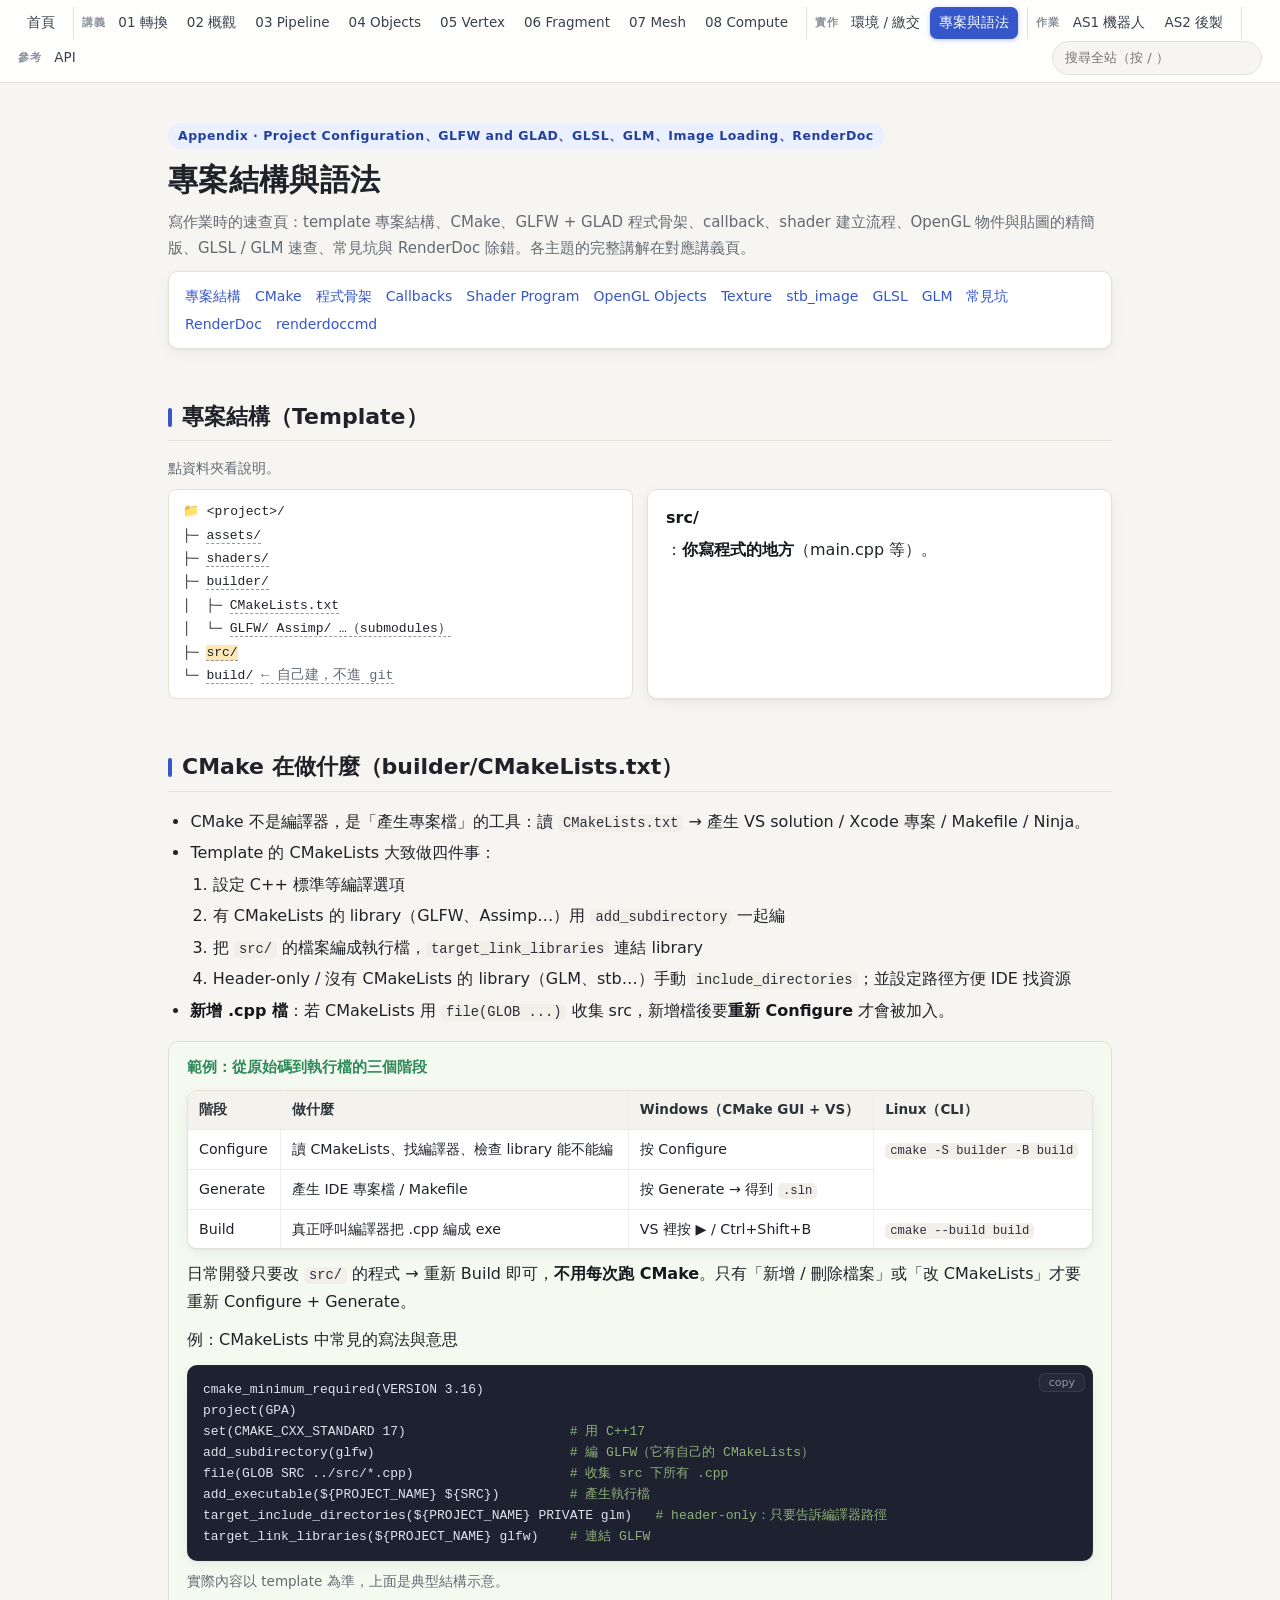
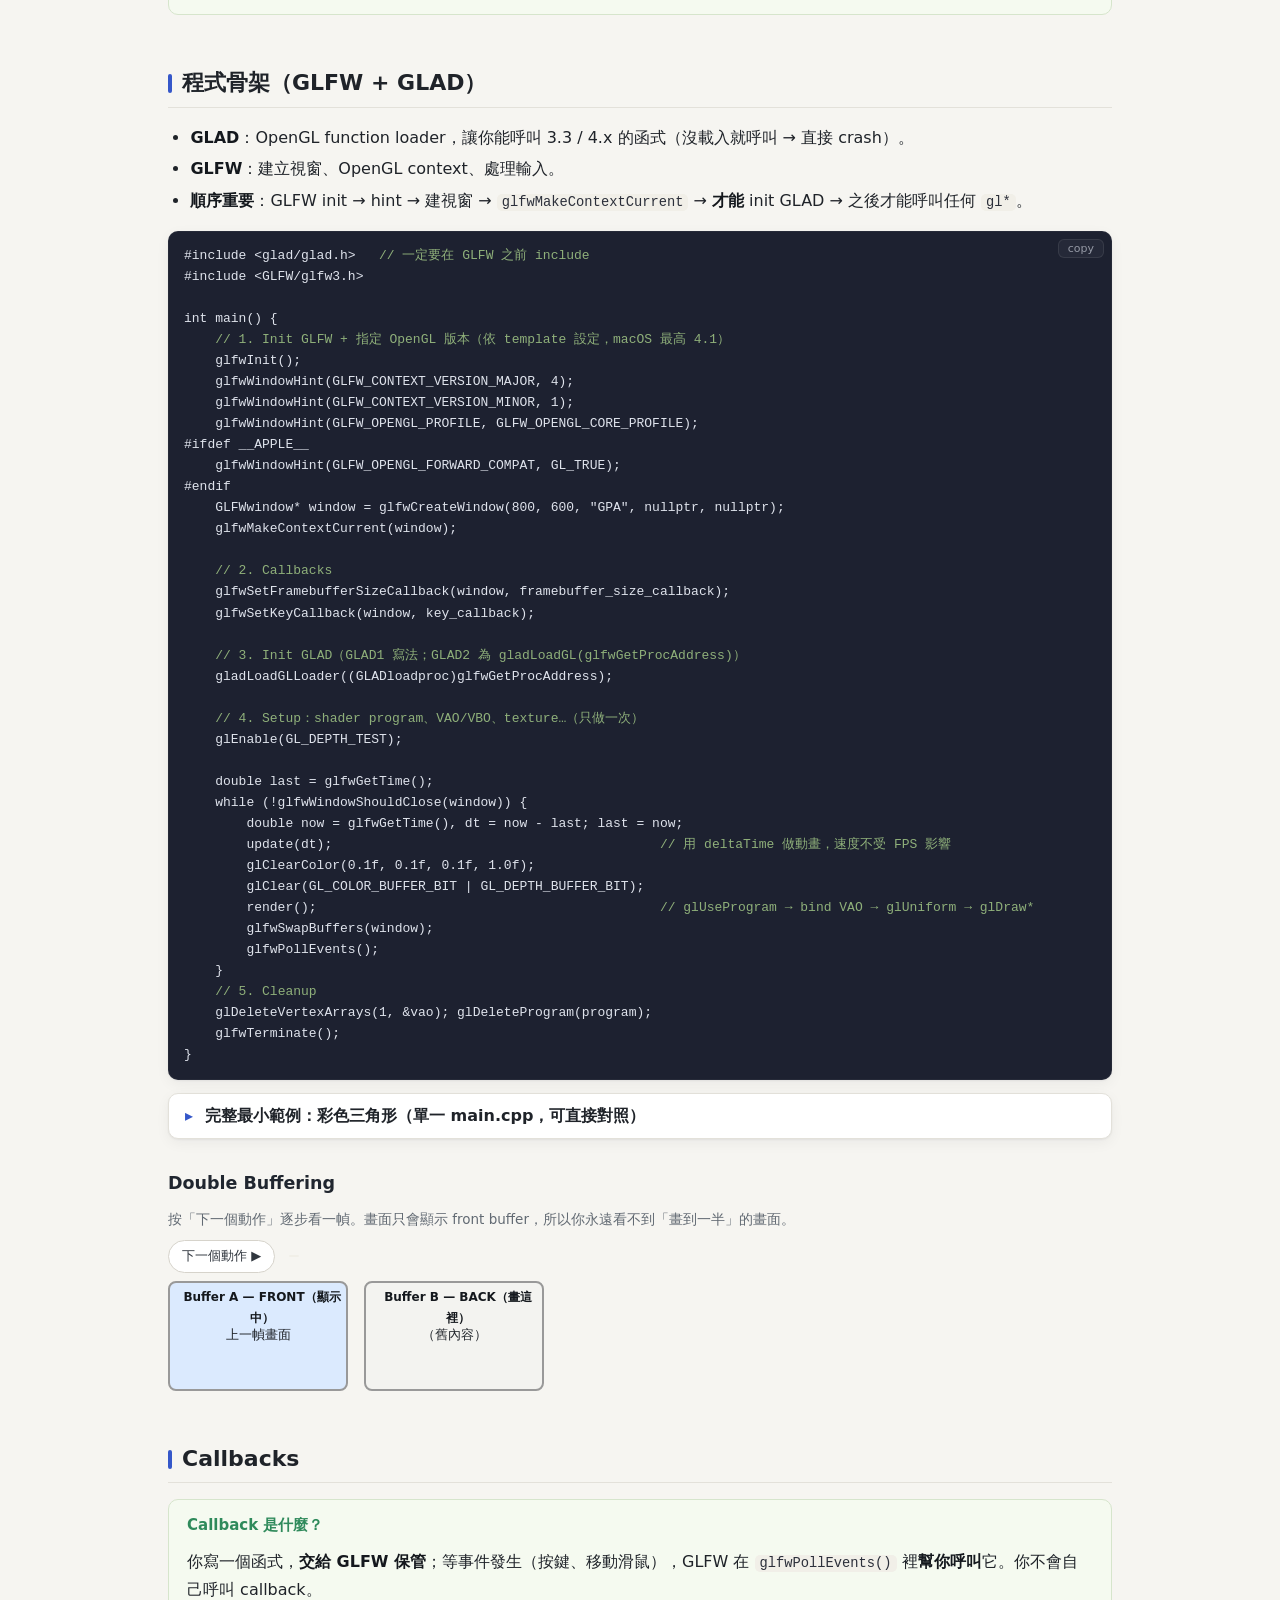
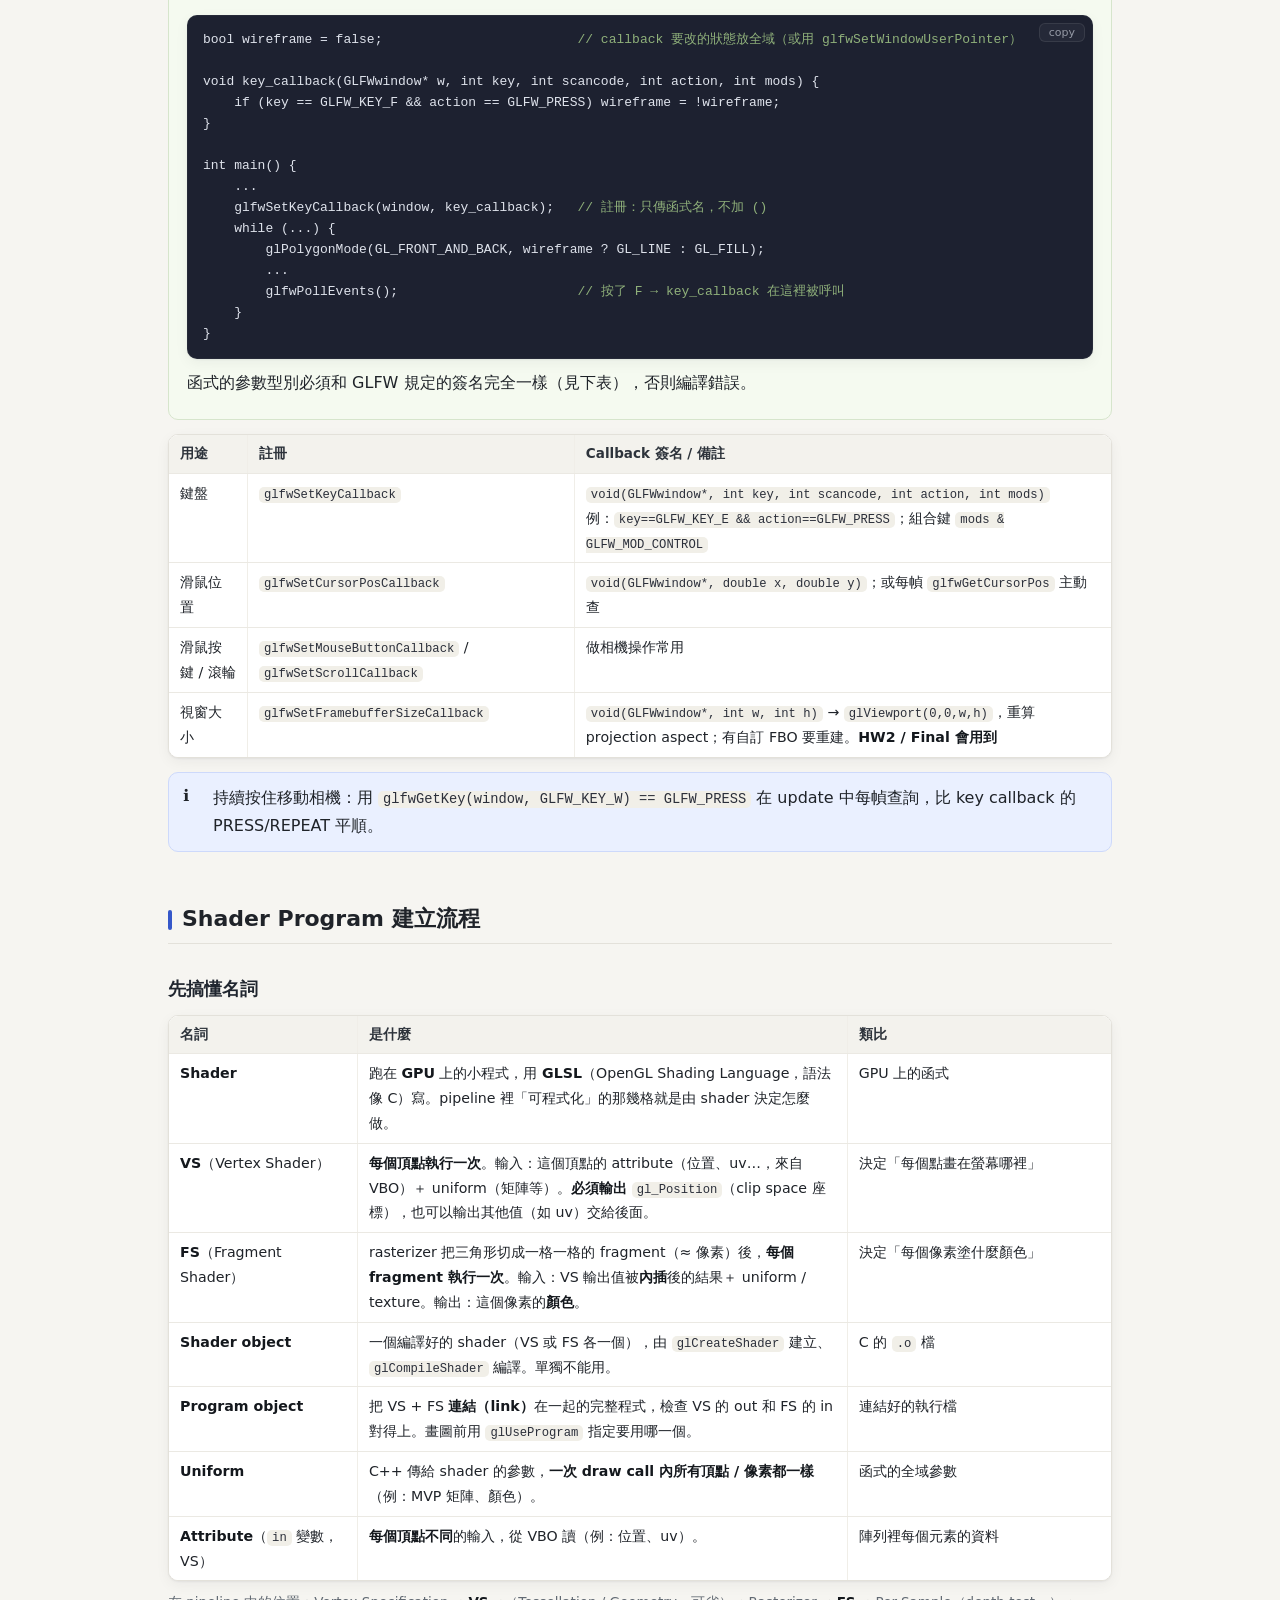
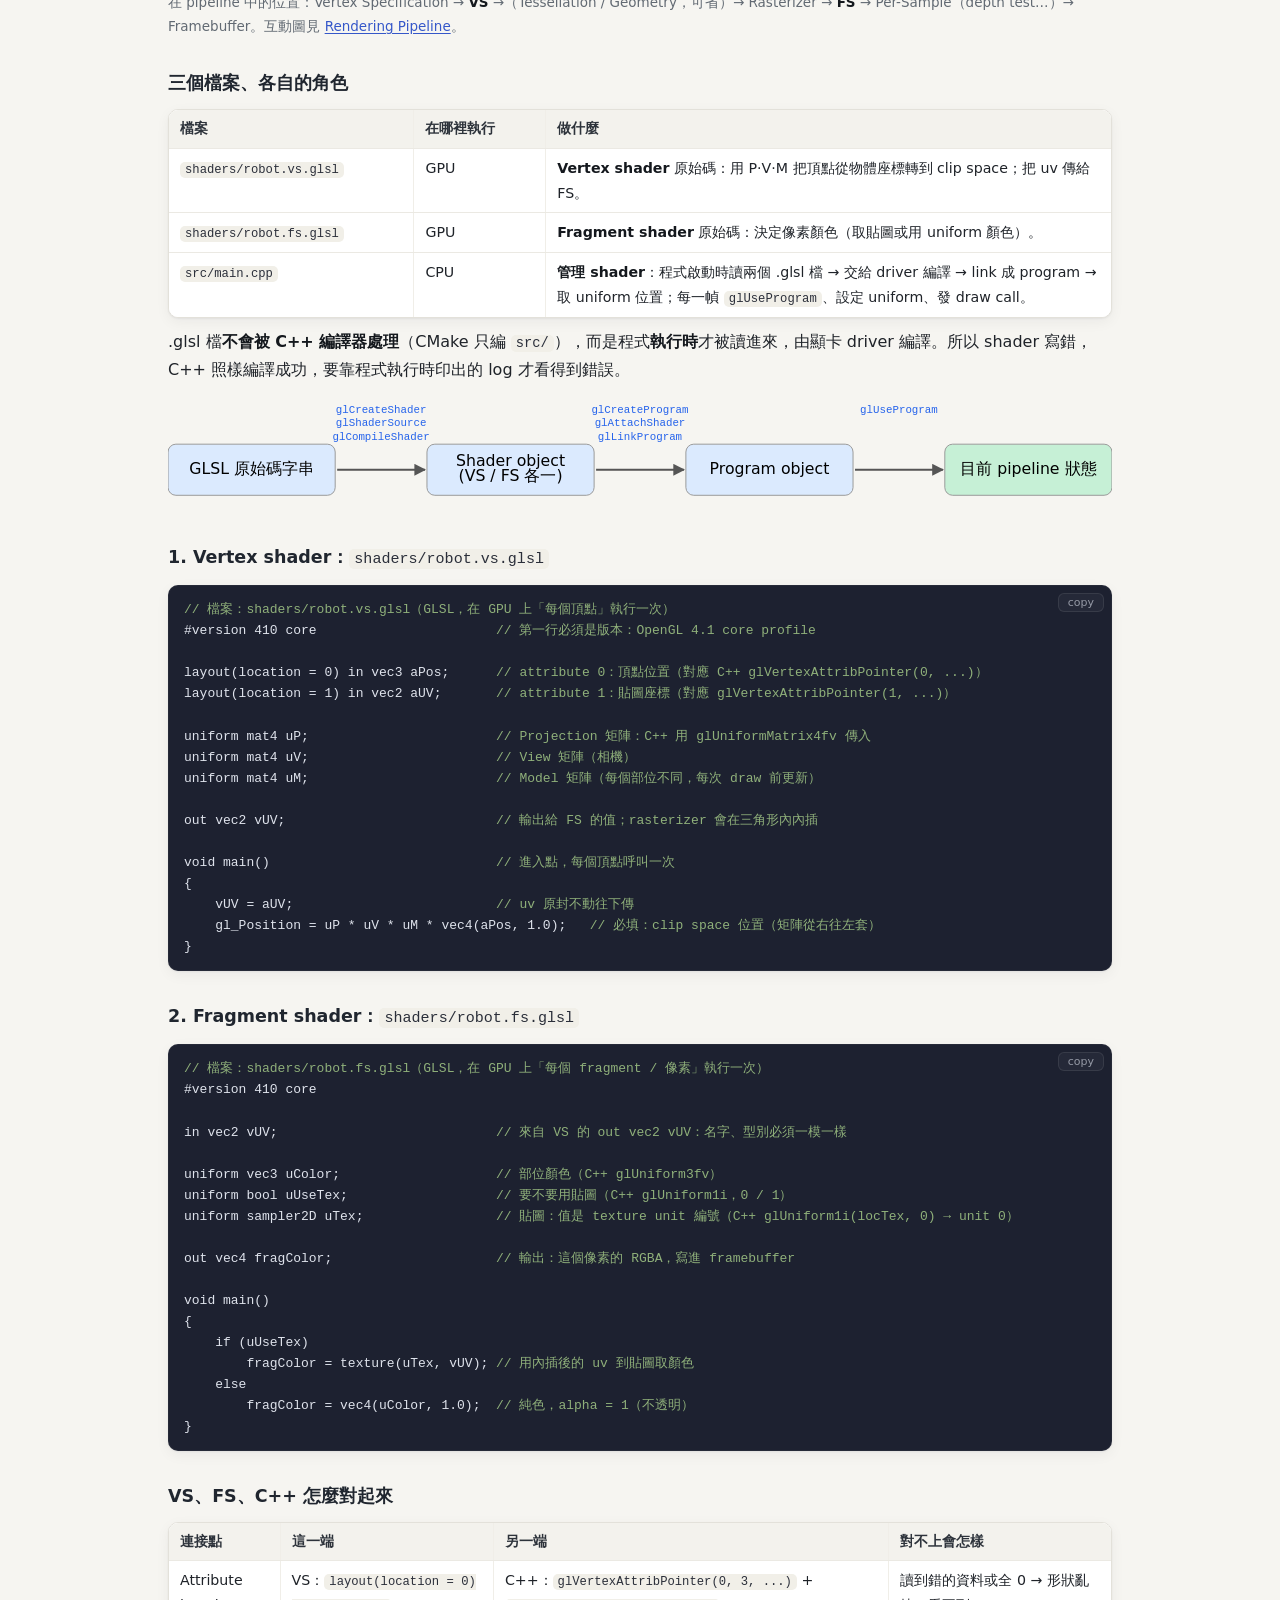
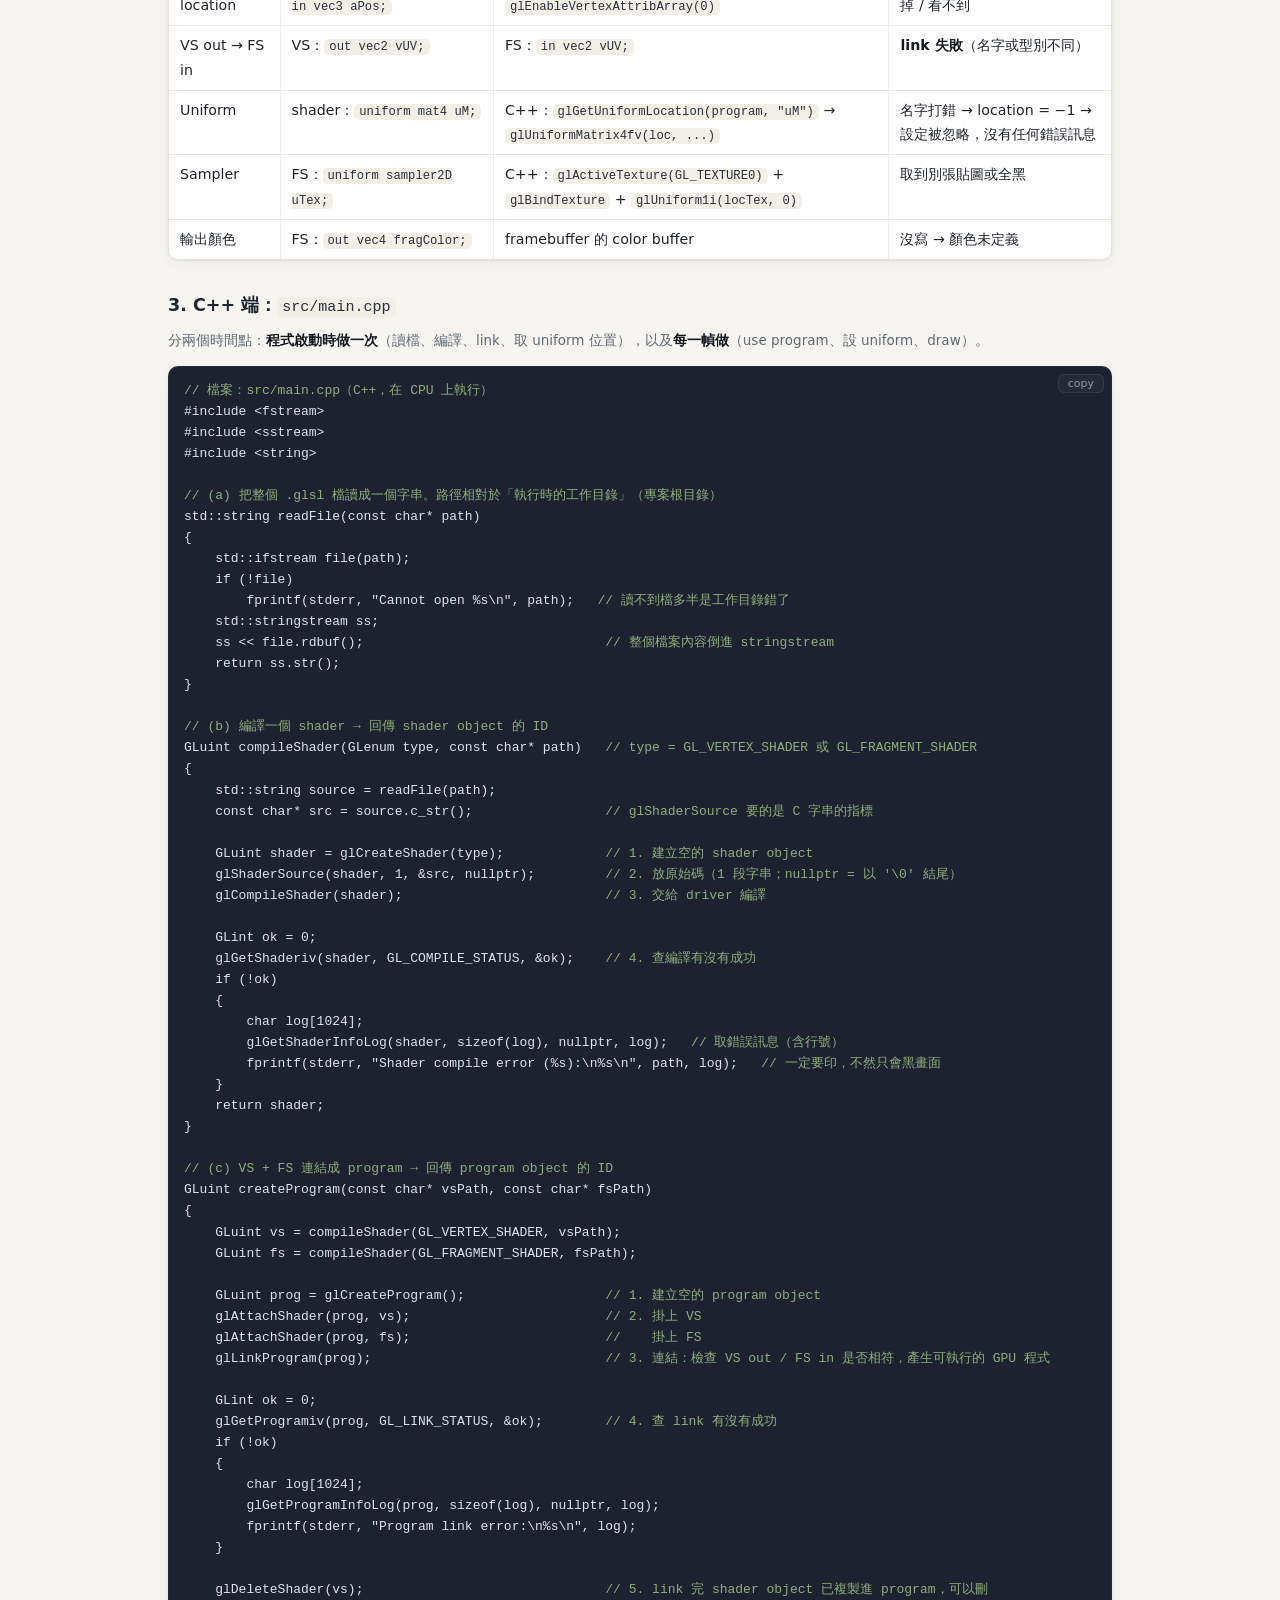
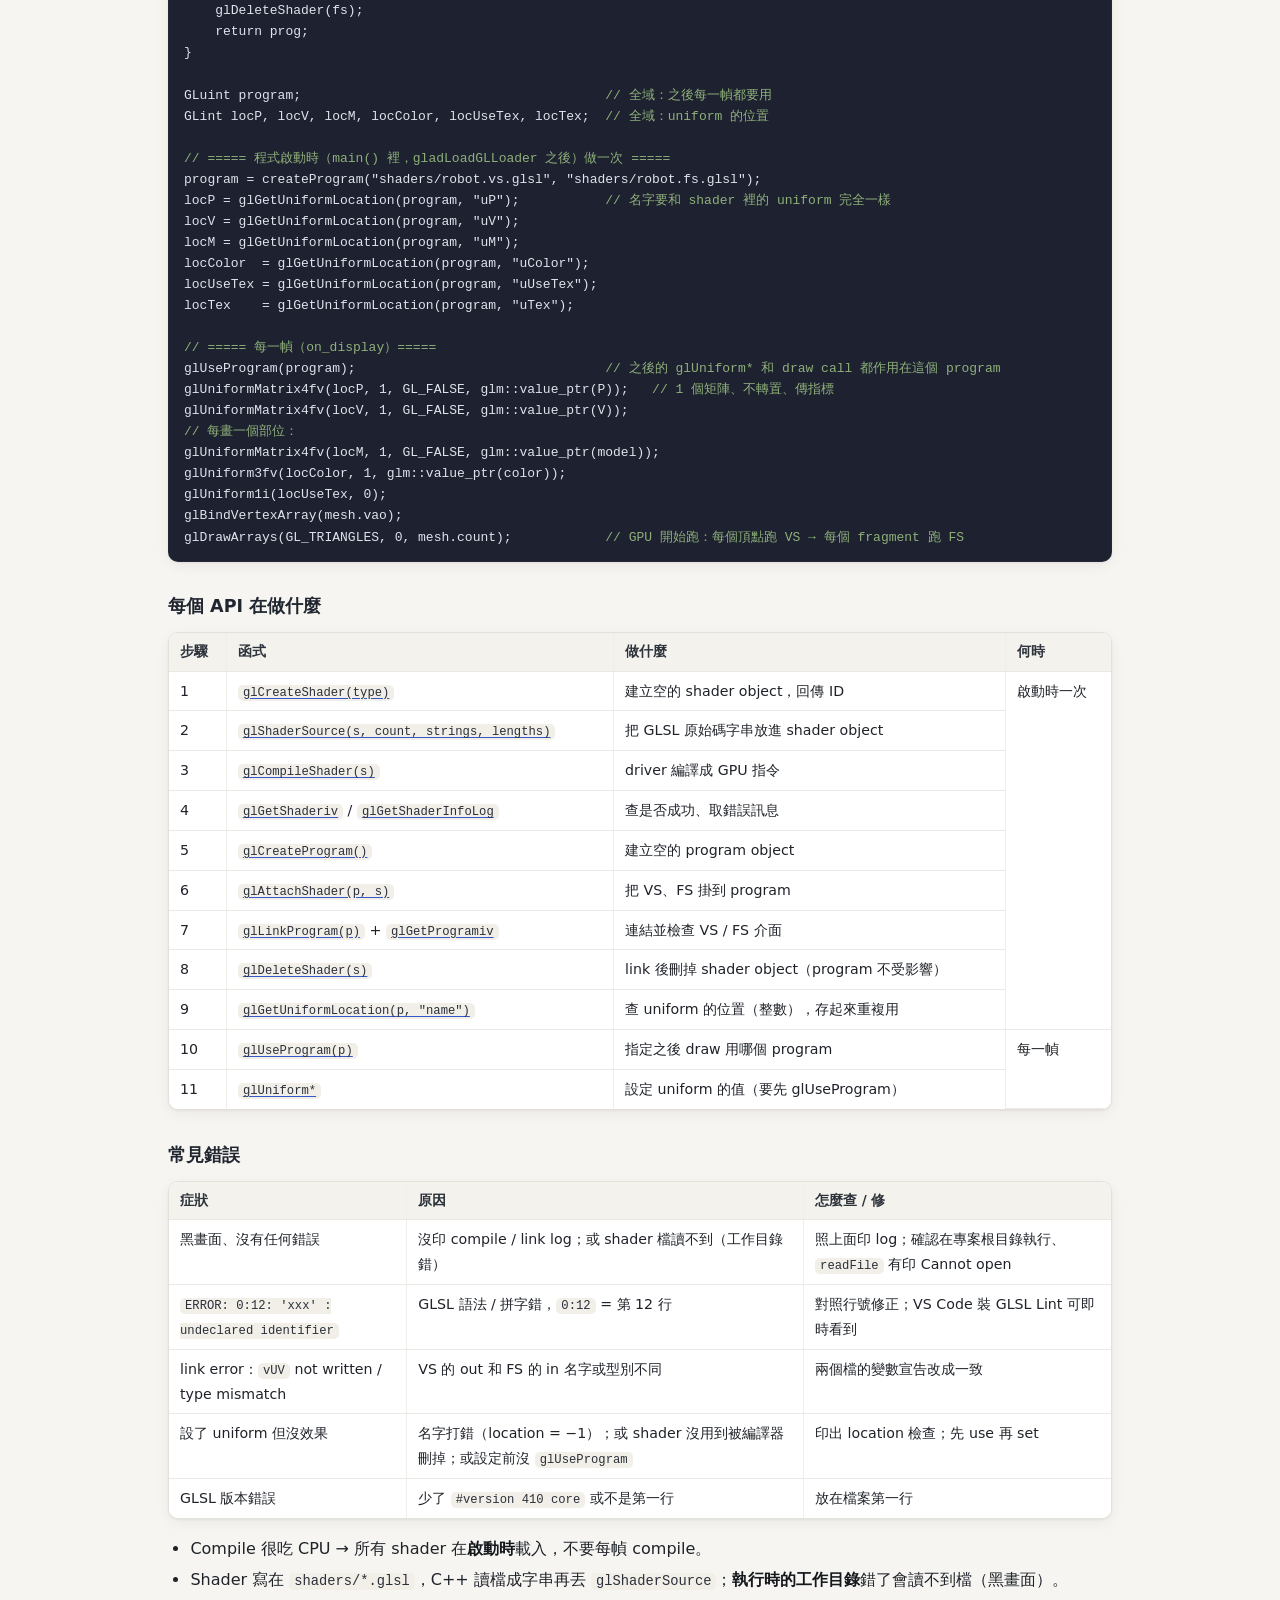
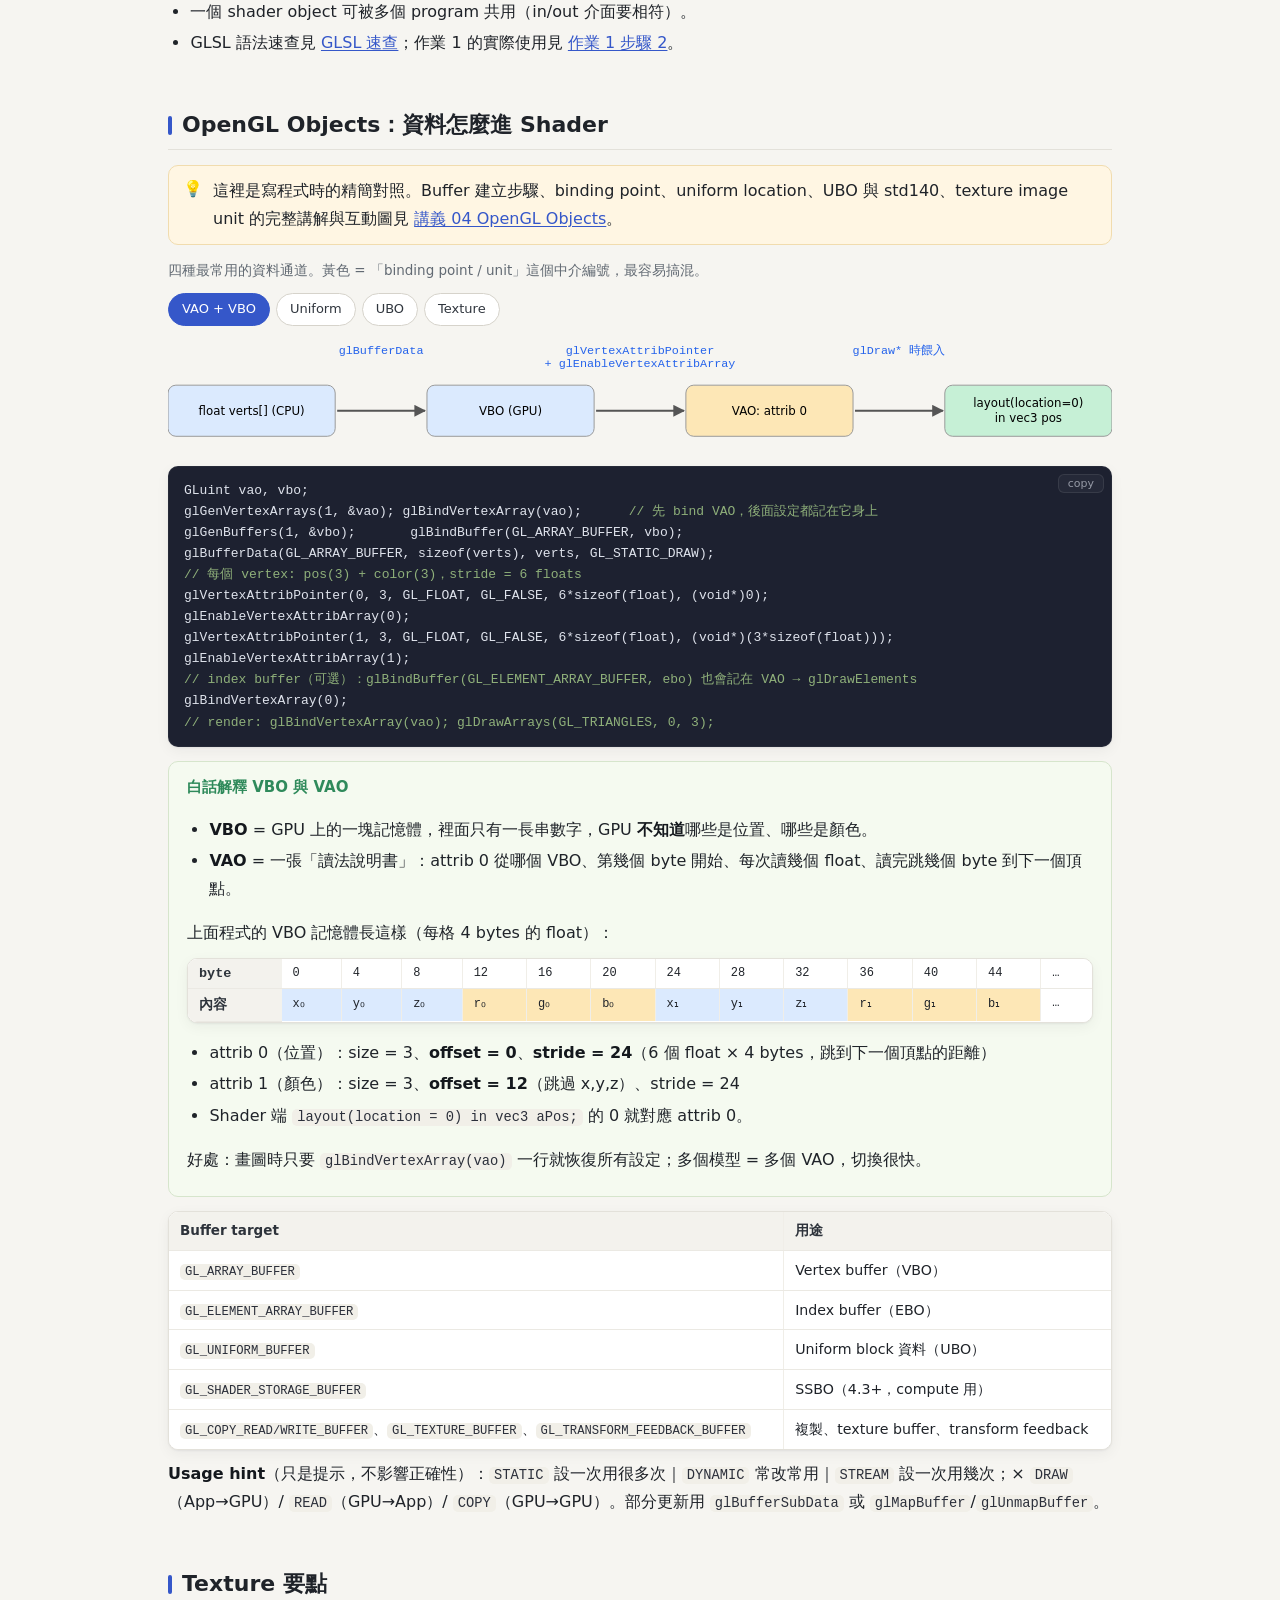
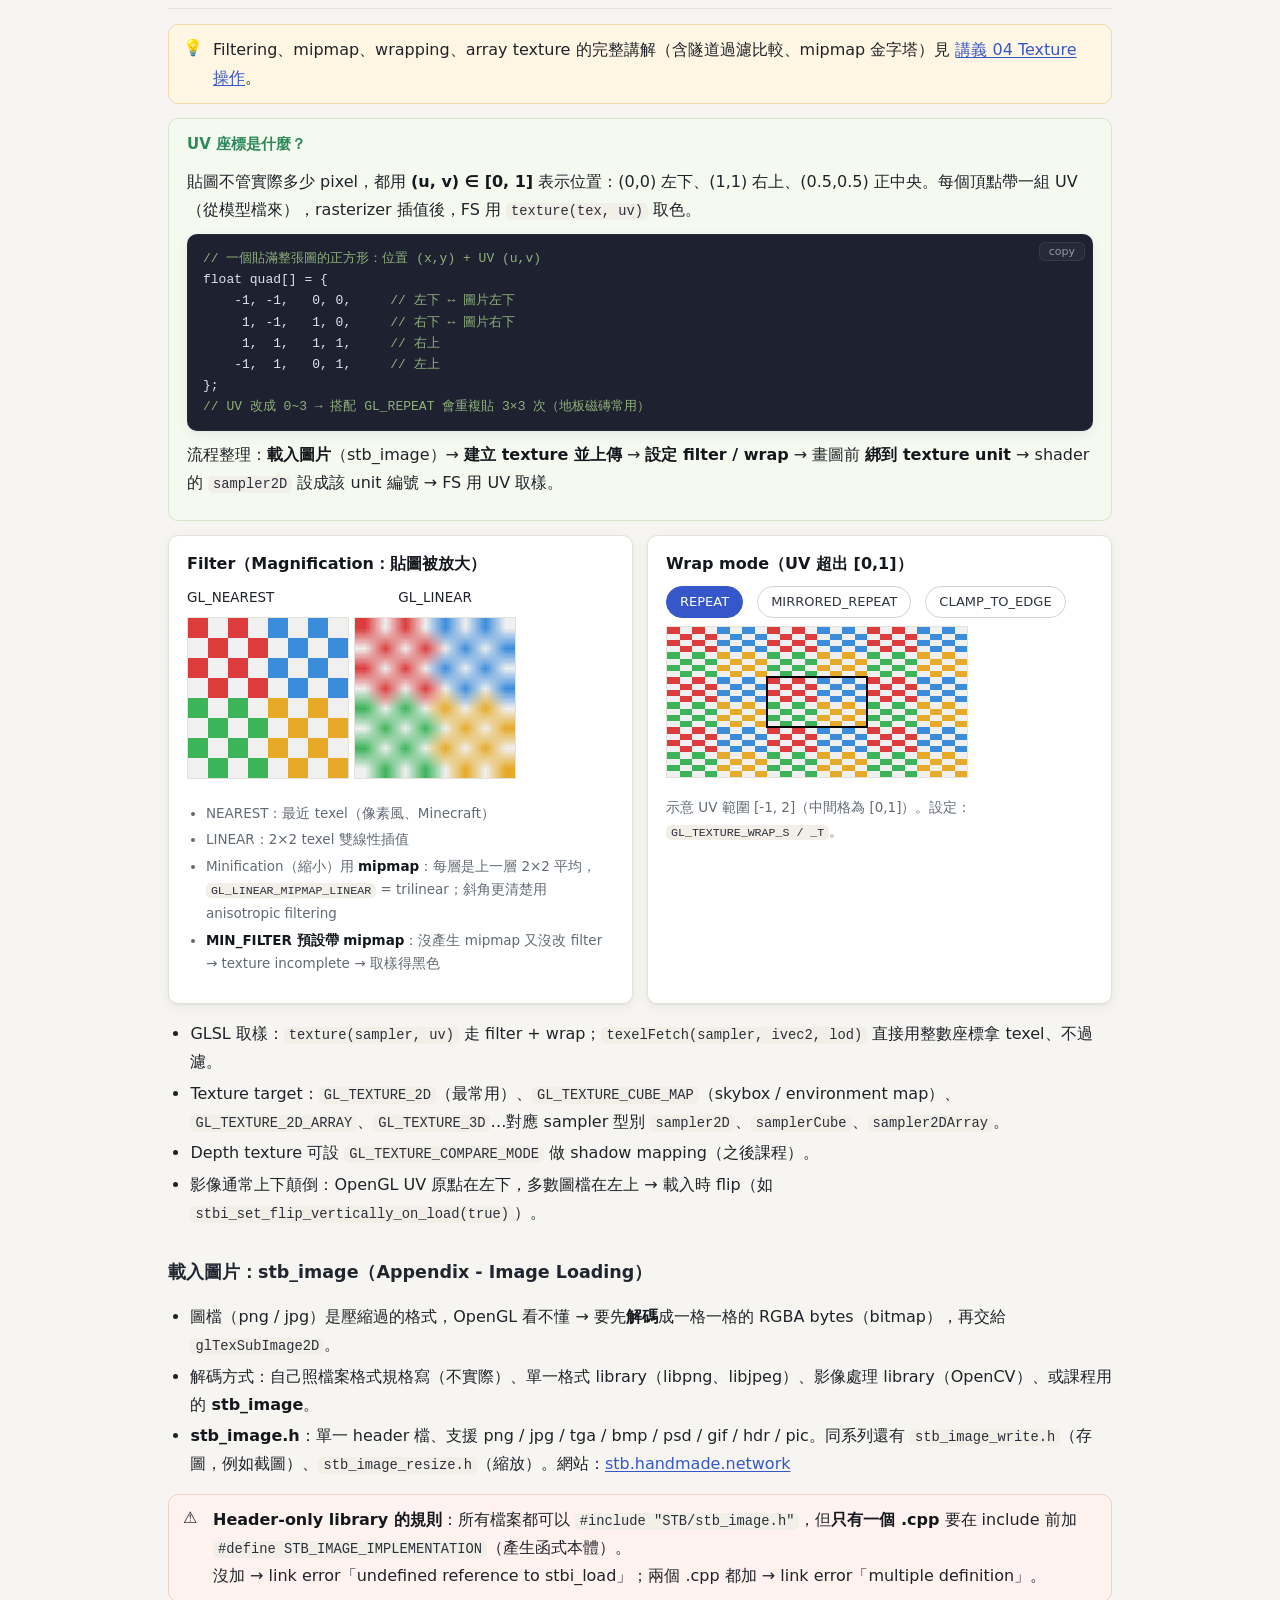
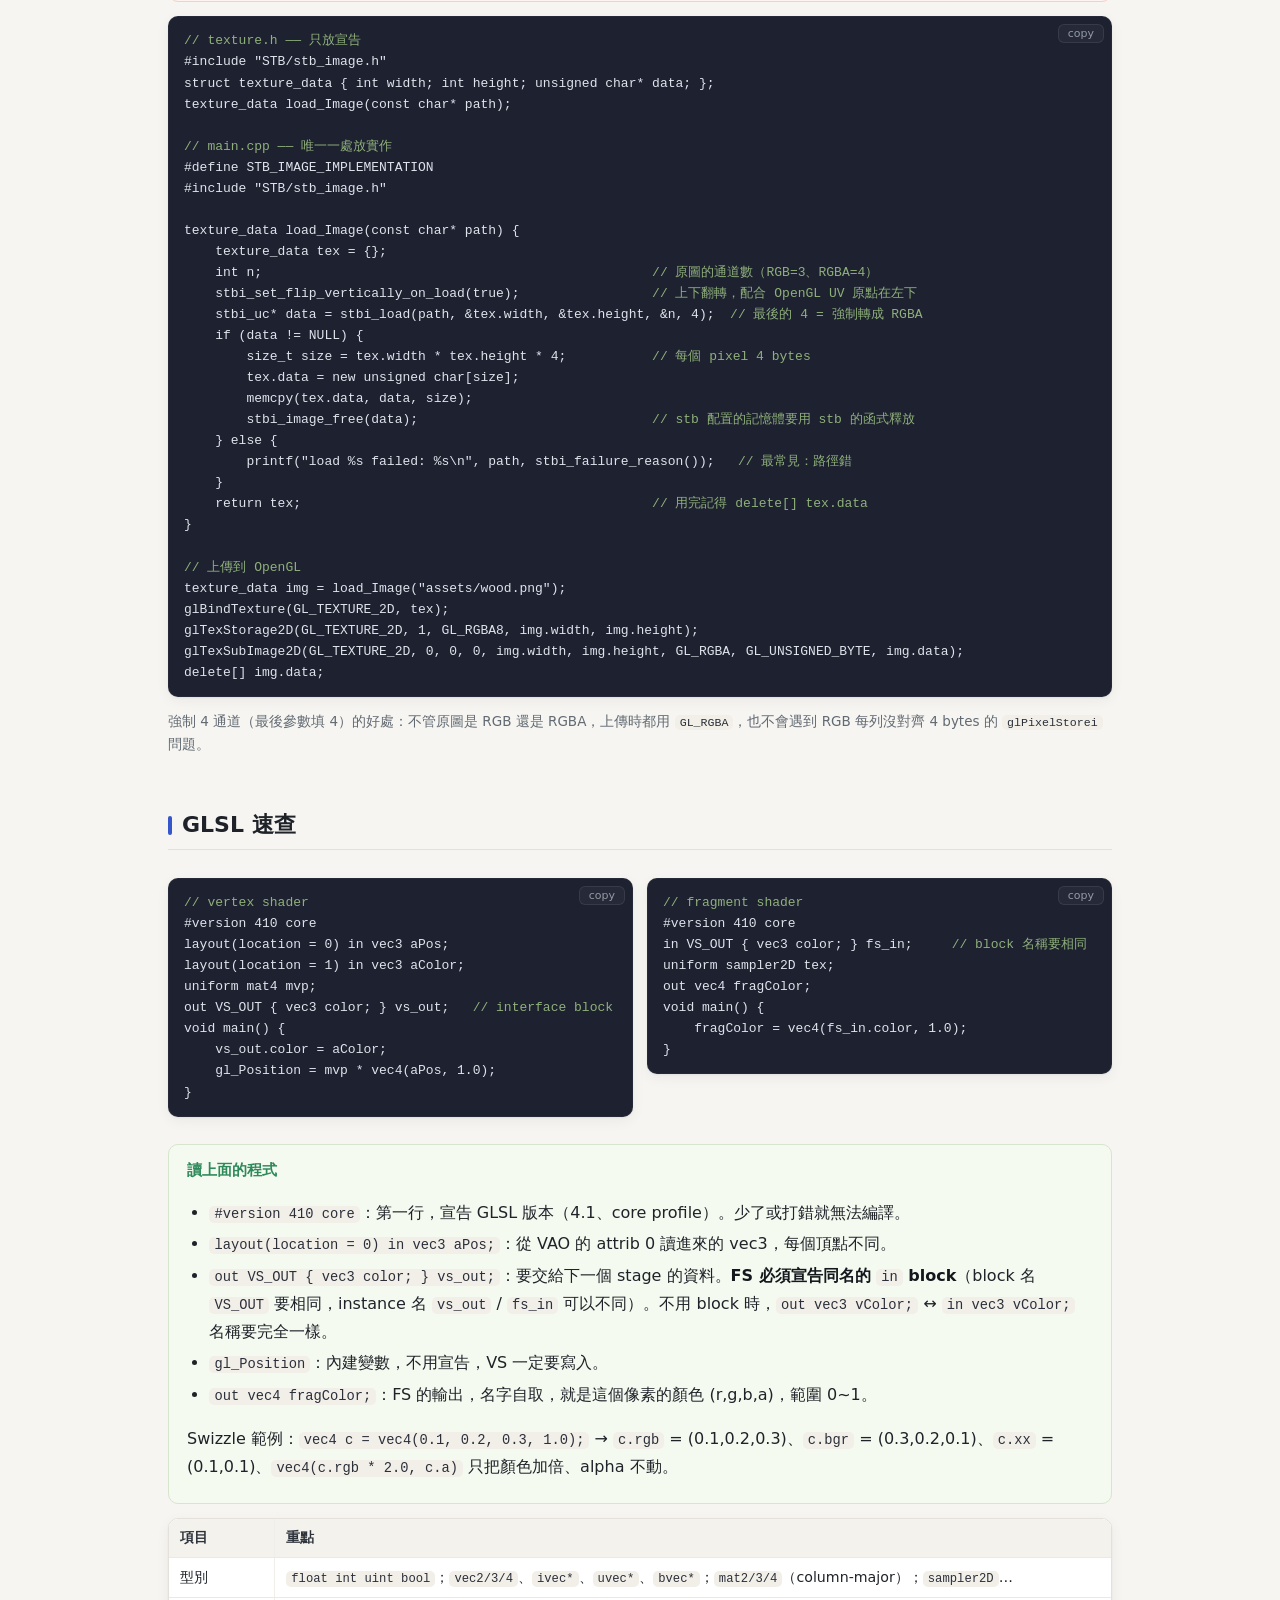
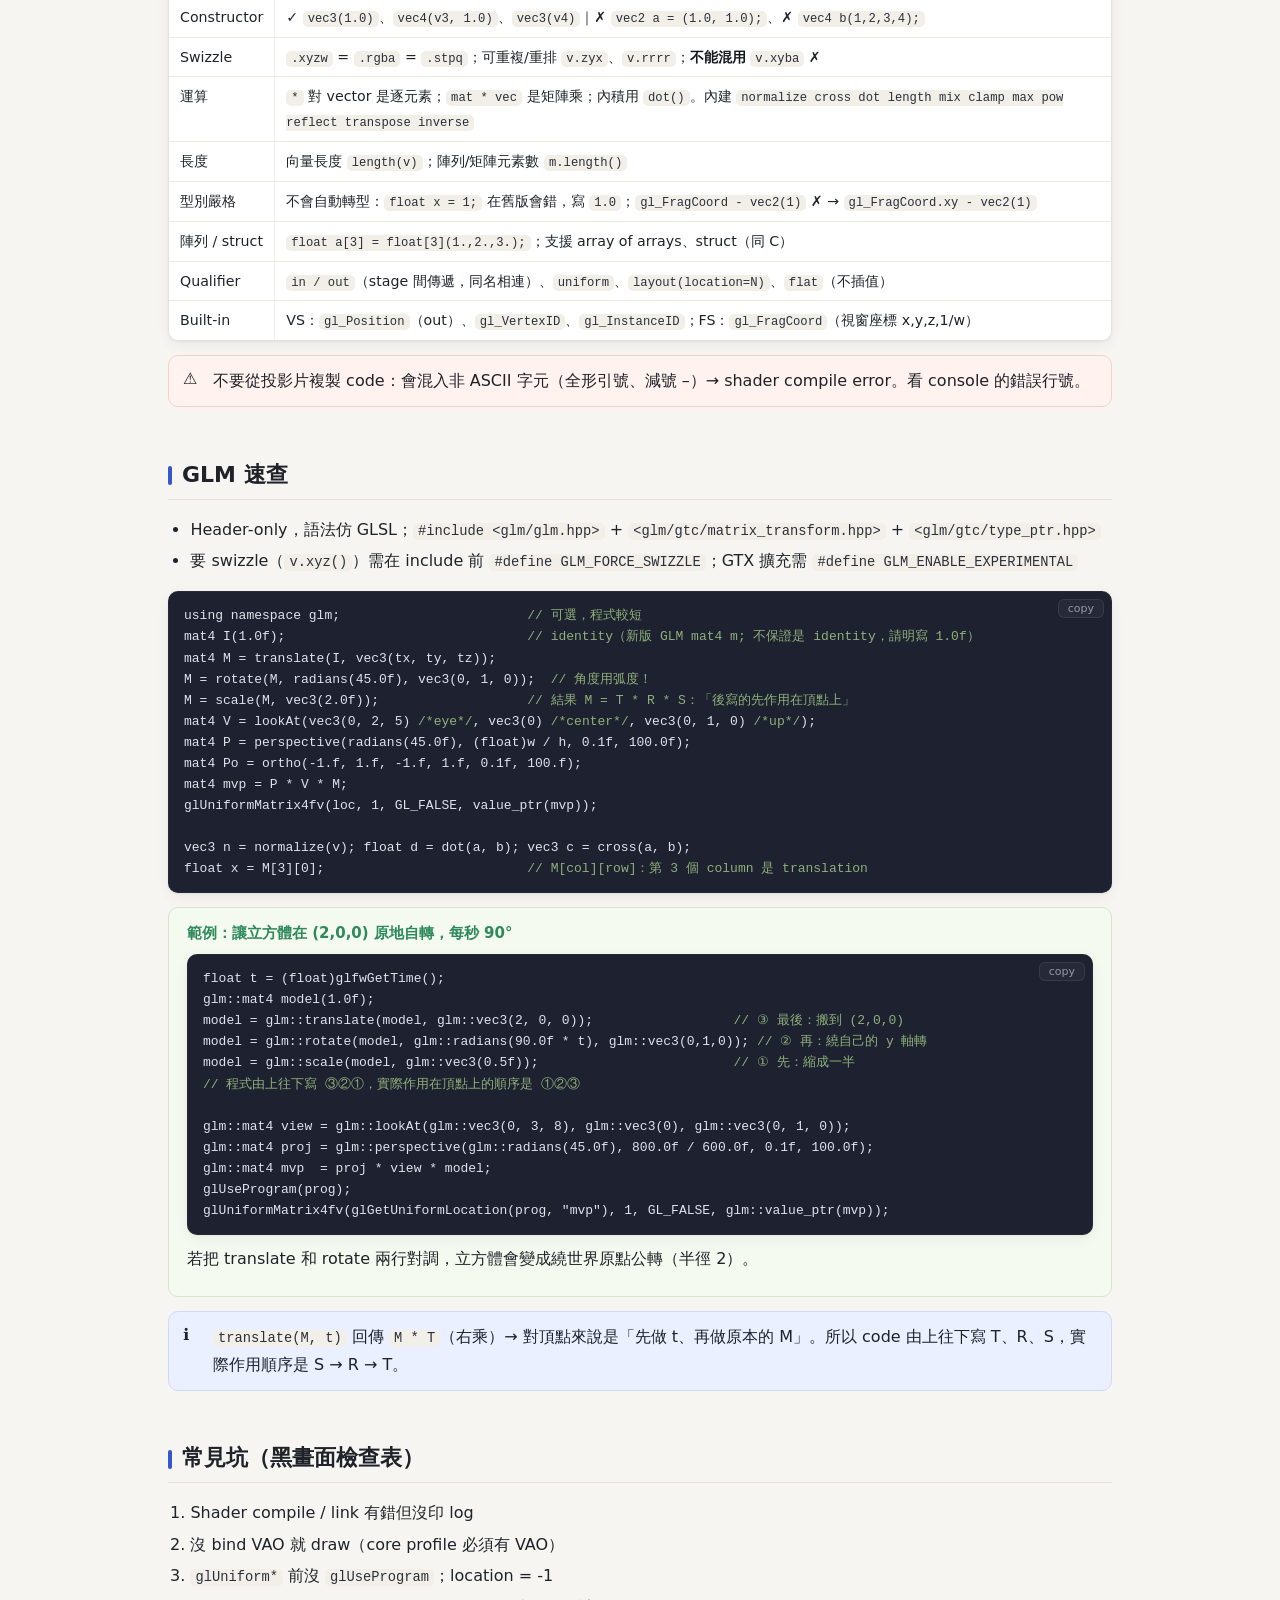
<file: 02-project-syntax.html>
<!doctype html>
<html lang="zh-Hant"><head><meta charset="utf-8"><meta name="viewport" content="width=device-width,initial-scale=1">
<title>專案結構與語法</title><link rel="stylesheet" href="style.css">
<style>
.tree{font:13px/1.8 ui-monospace,monospace;background:#fff;border:1px solid var(--line);border-radius:8px;padding:10px 14px}
.tree span{cursor:pointer;border-bottom:1px dashed #999}
.tree span.on{background:#fde7b6}
#treeInfo{min-height:60px}
.dbuf{display:flex;gap:16px;align-items:center;flex-wrap:wrap}
.buf{width:180px;height:110px;border:2px solid #999;border-radius:8px;position:relative;font-size:13px;display:flex;align-items:center;justify-content:center;text-align:center;transition:background .3s}
.buf b{position:absolute;top:4px;left:8px;font-size:12px}
.chain svg text{font-size:12px}
#wrapCv,#magA,#magB{border:1px solid var(--line);image-rendering:auto}
</style></head>
<body><main>
<p class="kicker">Appendix · Project Configuration、GLFW and GLAD、GLSL、GLM、Image Loading、RenderDoc</p>
<h1>專案結構與語法</h1>
<p class="lead">寫作業時的速查頁：template 專案結構、CMake、GLFW + GLAD 程式骨架、callback、shader 建立流程、OpenGL 物件與貼圖的精簡版、GLSL / GLM 速查、常見坑與 RenderDoc 除錯。各主題的完整講解在對應講義頁。</p>
<div class="toc"><a href="#tree">專案結構</a><a href="#cmake">CMake</a><a href="#skel">程式骨架</a><a href="#cb">Callbacks</a><a href="#shader">Shader Program</a><a href="#obj">OpenGL Objects</a><a href="#tex">Texture</a><a href="#stb">stb_image</a><a href="#glsl">GLSL</a><a href="#glm">GLM</a><a href="#pit">常見坑</a><a href="#renderdoc">RenderDoc</a><a href="#renderdoc-cli">renderdoccmd</a></div>

<h2 id="tree">專案結構（Template）</h2>
<p class="mut">點資料夾看說明。</p>
<div class="grid2">
<div class="tree" id="treeBox">
📁 &lt;project&gt;/<br>
├─ <span data-k="assets">assets/</span><br>
├─ <span data-k="shaders">shaders/</span><br>
├─ <span data-k="builder">builder/</span><br>
│&nbsp;&nbsp;├─ <span data-k="cml">CMakeLists.txt</span><br>
│&nbsp;&nbsp;└─ <span data-k="sub">GLFW/ Assimp/ …（submodules）</span><br>
├─ <span data-k="src">src/</span><br>
└─ <span data-k="build">build/</span> <span class="mut">← 自己建，不進 git</span>
</div>
<div class="card" id="treeInfo"></div>
</div>

<h2 id="cmake">CMake 在做什麼（builder/CMakeLists.txt）</h2>
<ul>
<li>CMake 不是編譯器，是「產生專案檔」的工具：讀 <code>CMakeLists.txt</code> → 產生 VS solution / Xcode 專案 / Makefile / Ninja。</li>
<li>Template 的 CMakeLists 大致做四件事：
<ol><li>設定 C++ 標準等編譯選項</li>
<li>有 CMakeLists 的 library（GLFW、Assimp…）用 <code>add_subdirectory</code> 一起編</li>
<li>把 <code>src/</code> 的檔案編成執行檔，<code>target_link_libraries</code> 連結 library</li>
<li>Header-only / 沒有 CMakeLists 的 library（GLM、stb…）手動 <code>include_directories</code>；並設定路徑方便 IDE 找資源</li></ol></li>
<li><b>新增 .cpp 檔</b>：若 CMakeLists 用 <code>file(GLOB ...)</code> 收集 src，新增檔後要<b>重新 Configure</b> 才會被加入。</li>
</ul>
<div class="ex"><b>範例：從原始碼到執行檔的三個階段</b>
<table>
<tr><th>階段</th><th>做什麼</th><th>Windows（CMake GUI + VS）</th><th>Linux（CLI）</th></tr>
<tr><td>Configure</td><td>讀 CMakeLists、找編譯器、檢查 library 能不能編</td><td>按 Configure</td><td rowspan="2"><code>cmake -S builder -B build</code></td></tr>
<tr><td>Generate</td><td>產生 IDE 專案檔 / Makefile</td><td>按 Generate → 得到 <code>.sln</code></td></tr>
<tr><td>Build</td><td>真正呼叫編譯器把 .cpp 編成 exe</td><td>VS 裡按 ▶ / Ctrl+Shift+B</td><td><code>cmake --build build</code></td></tr>
</table>
<p>日常開發只要改 <code>src/</code> 的程式 → 重新 Build 即可，<b>不用每次跑 CMake</b>。只有「新增 / 刪除檔案」或「改 CMakeLists」才要重新 Configure + Generate。</p>
<p>例：CMakeLists 中常見的寫法與意思</p>
<pre><code>cmake_minimum_required(VERSION 3.16)
project(GPA)
set(CMAKE_CXX_STANDARD 17)                     <span class="c"># 用 C++17</span>
add_subdirectory(glfw)                         <span class="c"># 編 GLFW（它有自己的 CMakeLists）</span>
file(GLOB SRC ../src/*.cpp)                    <span class="c"># 收集 src 下所有 .cpp</span>
add_executable(${PROJECT_NAME} ${SRC})         <span class="c"># 產生執行檔</span>
target_include_directories(${PROJECT_NAME} PRIVATE glm)   <span class="c"># header-only：只要告訴編譯器路徑</span>
target_link_libraries(${PROJECT_NAME} glfw)    <span class="c"># 連結 GLFW</span></code></pre>
<p class="mut">實際內容以 template 為準，上面是典型結構示意。</p></div>

<h2 id="skel">程式骨架（GLFW + GLAD）</h2>
<ul>
<li><b>GLAD</b>：OpenGL function loader，讓你能呼叫 3.3 / 4.x 的函式（沒載入就呼叫 → 直接 crash）。</li>
<li><b>GLFW</b>：建立視窗、OpenGL context、處理輸入。</li>
<li><b>順序重要</b>：GLFW init → hint → 建視窗 → <code>glfwMakeContextCurrent</code> → <b>才能</b> init GLAD → 之後才能呼叫任何 <code>gl*</code>。</li>
</ul>
<pre><code>#include &lt;glad/glad.h&gt;   <span class="c">// 一定要在 GLFW 之前 include</span>
#include &lt;GLFW/glfw3.h&gt;

int main() {
    <span class="c">// 1. Init GLFW + 指定 OpenGL 版本（依 template 設定，macOS 最高 4.1）</span>
    glfwInit();
    glfwWindowHint(GLFW_CONTEXT_VERSION_MAJOR, 4);
    glfwWindowHint(GLFW_CONTEXT_VERSION_MINOR, 1);
    glfwWindowHint(GLFW_OPENGL_PROFILE, GLFW_OPENGL_CORE_PROFILE);
#ifdef __APPLE__
    glfwWindowHint(GLFW_OPENGL_FORWARD_COMPAT, GL_TRUE);
#endif
    GLFWwindow* window = glfwCreateWindow(800, 600, "GPA", nullptr, nullptr);
    glfwMakeContextCurrent(window);

    <span class="c">// 2. Callbacks</span>
    glfwSetFramebufferSizeCallback(window, framebuffer_size_callback);
    glfwSetKeyCallback(window, key_callback);

    <span class="c">// 3. Init GLAD（GLAD1 寫法；GLAD2 為 gladLoadGL(glfwGetProcAddress)）</span>
    gladLoadGLLoader((GLADloadproc)glfwGetProcAddress);

    <span class="c">// 4. Setup：shader program、VAO/VBO、texture…（只做一次）</span>
    glEnable(GL_DEPTH_TEST);

    double last = glfwGetTime();
    while (!glfwWindowShouldClose(window)) {
        double now = glfwGetTime(), dt = now - last; last = now;
        update(dt);                                          <span class="c">// 用 deltaTime 做動畫，速度不受 FPS 影響</span>
        glClearColor(0.1f, 0.1f, 0.1f, 1.0f);
        glClear(GL_COLOR_BUFFER_BIT | GL_DEPTH_BUFFER_BIT);
        render();                                            <span class="c">// glUseProgram → bind VAO → glUniform → glDraw*</span>
        glfwSwapBuffers(window);
        glfwPollEvents();
    }
    <span class="c">// 5. Cleanup</span>
    glDeleteVertexArrays(1, &amp;vao); glDeleteProgram(program);
    glfwTerminate();
}</code></pre>

<details><summary>完整最小範例：彩色三角形（單一 main.cpp，可直接對照）</summary>
<p class="mut">把 shader 寫成字串以便單檔閱讀；作業中通常放在 <code>shaders/*.glsl</code> 再讀檔。</p>
<pre><code>#include &lt;glad/glad.h&gt;
#include &lt;GLFW/glfw3.h&gt;
#include &lt;cstdio&gt;

const char* vsSrc = R"(
#version 410 core
layout(location = 0) in vec2 aPos;     <span class="c">// attrib 0：位置</span>
layout(location = 1) in vec3 aColor;   <span class="c">// attrib 1：顏色</span>
out vec3 vColor;                       <span class="c">// 傳給 fragment shader</span>
void main() {
    vColor = aColor;
    gl_Position = vec4(aPos, 0.0, 1.0);
})";
const char* fsSrc = R"(
#version 410 core
in vec3 vColor;                        <span class="c">// 名稱、型別要和 VS 的 out 一樣</span>
out vec4 fragColor;
void main() { fragColor = vec4(vColor, 1.0); })";

GLuint compile(GLenum type, const char* src) {
    GLuint s = glCreateShader(type);
    glShaderSource(s, 1, &amp;src, NULL);
    glCompileShader(s);
    GLint ok; glGetShaderiv(s, GL_COMPILE_STATUS, &amp;ok);
    if (!ok) { char log[1024]; glGetShaderInfoLog(s, 1024, NULL, log); printf("%s\n", log); }
    return s;
}

int main() {
    glfwInit();
    glfwWindowHint(GLFW_CONTEXT_VERSION_MAJOR, 4);
    glfwWindowHint(GLFW_CONTEXT_VERSION_MINOR, 1);
    glfwWindowHint(GLFW_OPENGL_PROFILE, GLFW_OPENGL_CORE_PROFILE);
    GLFWwindow* win = glfwCreateWindow(800, 600, "Triangle", NULL, NULL);
    glfwMakeContextCurrent(win);
    gladLoadGLLoader((GLADloadproc)glfwGetProcAddress);

    <span class="c">// --- shader program ---</span>
    GLuint vs = compile(GL_VERTEX_SHADER, vsSrc), fs = compile(GL_FRAGMENT_SHADER, fsSrc);
    GLuint prog = glCreateProgram();
    glAttachShader(prog, vs); glAttachShader(prog, fs); glLinkProgram(prog);
    glDeleteShader(vs); glDeleteShader(fs);

    <span class="c">// --- 頂點資料：x, y, r, g, b ---</span>
    float verts[] = {
        -0.5f, -0.5f,   1, 0, 0,    <span class="c">// 左下 紅</span>
         0.5f, -0.5f,   0, 1, 0,    <span class="c">// 右下 綠</span>
         0.0f,  0.5f,   0, 0, 1,    <span class="c">// 上   藍</span>
    };
    GLuint vao, vbo;
    glGenVertexArrays(1, &amp;vao); glBindVertexArray(vao);
    glGenBuffers(1, &amp;vbo); glBindBuffer(GL_ARRAY_BUFFER, vbo);
    glBufferData(GL_ARRAY_BUFFER, sizeof(verts), verts, GL_STATIC_DRAW);
    glVertexAttribPointer(0, 2, GL_FLOAT, GL_FALSE, 5 * sizeof(float), (void*)0);
    glEnableVertexAttribArray(0);
    glVertexAttribPointer(1, 3, GL_FLOAT, GL_FALSE, 5 * sizeof(float), (void*)(2 * sizeof(float)));
    glEnableVertexAttribArray(1);

    while (!glfwWindowShouldClose(win)) {
        glClearColor(0.1f, 0.1f, 0.1f, 1.0f);
        glClear(GL_COLOR_BUFFER_BIT);
        glUseProgram(prog);
        glBindVertexArray(vao);
        glDrawArrays(GL_TRIANGLES, 0, 3);
        glfwSwapBuffers(win);
        glfwPollEvents();
    }
    glDeleteBuffers(1, &amp;vbo); glDeleteVertexArrays(1, &amp;vao); glDeleteProgram(prog);
    glfwTerminate();
}</code></pre>
<p>練習：(1) 把某個頂點顏色改白色；(2) 在 FS 加 <code>uniform float time;</code> 讓顏色隨 <code>glfwGetTime()</code> 變化；(3) 加第 4 個頂點用 <code>glDrawElements</code> 畫正方形。</p>
</details>

<h3>Double Buffering</h3>
<p class="mut">按「下一個動作」逐步看一幀。畫面只會顯示 front buffer，所以你永遠看不到「畫到一半」的畫面。</p>
<div class="ctrl"><button class="b" id="dbNext">下一個動作 ▶</button><code id="dbCode"></code></div>
<div class="dbuf"><div class="buf" id="bufA"><b>Buffer A</b><span></span></div><div class="buf" id="bufB"><b>Buffer B</b><span></span></div><div class="mut" id="dbTxt"></div></div>

<h2 id="cb">Callbacks</h2>
<div class="ex"><b>Callback 是什麼？</b>
<p>你寫一個函式，<b>交給 GLFW 保管</b>；等事件發生（按鍵、移動滑鼠），GLFW 在 <code>glfwPollEvents()</code> 裡<b>幫你呼叫</b>它。你不會自己呼叫 callback。</p>
<pre><code>bool wireframe = false;                         <span class="c">// callback 要改的狀態放全域（或用 glfwSetWindowUserPointer）</span>

void key_callback(GLFWwindow* w, int key, int scancode, int action, int mods) {
    if (key == GLFW_KEY_F &amp;&amp; action == GLFW_PRESS) wireframe = !wireframe;
}

int main() {
    ...
    glfwSetKeyCallback(window, key_callback);   <span class="c">// 註冊：只傳函式名，不加 ()</span>
    while (...) {
        glPolygonMode(GL_FRONT_AND_BACK, wireframe ? GL_LINE : GL_FILL);
        ...
        glfwPollEvents();                       <span class="c">// 按了 F → key_callback 在這裡被呼叫</span>
    }
}</code></pre>
<p>函式的參數型別必須和 GLFW 規定的簽名完全一樣（見下表），否則編譯錯誤。</p></div>
<table>
<tr><th>用途</th><th>註冊</th><th>Callback 簽名 / 備註</th></tr>
<tr><td>鍵盤</td><td><code>glfwSetKeyCallback</code></td><td><code>void(GLFWwindow*, int key, int scancode, int action, int mods)</code><br>例：<code>key==GLFW_KEY_E &amp;&amp; action==GLFW_PRESS</code>；組合鍵 <code>mods &amp; GLFW_MOD_CONTROL</code></td></tr>
<tr><td>滑鼠位置</td><td><code>glfwSetCursorPosCallback</code></td><td><code>void(GLFWwindow*, double x, double y)</code>；或每幀 <code>glfwGetCursorPos</code> 主動查</td></tr>
<tr><td>滑鼠按鍵 / 滾輪</td><td><code>glfwSetMouseButtonCallback</code> / <code>glfwSetScrollCallback</code></td><td>做相機操作常用</td></tr>
<tr><td>視窗大小</td><td><code>glfwSetFramebufferSizeCallback</code></td><td><code>void(GLFWwindow*, int w, int h)</code> → <code>glViewport(0,0,w,h)</code>，重算 projection aspect；有自訂 FBO 要重建。<b>HW2 / Final 會用到</b></td></tr>
</table>
<div class="note">持續按住移動相機：用 <code>glfwGetKey(window, GLFW_KEY_W) == GLFW_PRESS</code> 在 update 中每幀查詢，比 key callback 的 PRESS/REPEAT 平順。</div>

<h2 id="shader">Shader Program 建立流程</h2>

<h3>先搞懂名詞</h3>
<table>
<tr><th style="width:20%">名詞</th><th>是什麼</th><th style="width:28%">類比</th></tr>
<tr><td><b>Shader</b></td><td>跑在 <b>GPU</b> 上的小程式，用 <b>GLSL</b>（OpenGL Shading Language，語法像 C）寫。pipeline 裡「可程式化」的那幾格就是由 shader 決定怎麼做。</td><td>GPU 上的函式</td></tr>
<tr><td><b>VS</b>（Vertex Shader）</td><td><b>每個頂點執行一次</b>。輸入：這個頂點的 attribute（位置、uv…，來自 VBO）＋ uniform（矩陣等）。<b>必須輸出 <code>gl_Position</code></b>（clip space 座標），也可以輸出其他值（如 uv）交給後面。</td><td>決定「每個點畫在螢幕哪裡」</td></tr>
<tr><td><b>FS</b>（Fragment Shader）</td><td>rasterizer 把三角形切成一格一格的 fragment（≈ 像素）後，<b>每個 fragment 執行一次</b>。輸入：VS 輸出值被<b>內插</b>後的結果＋ uniform / texture。輸出：這個像素的<b>顏色</b>。</td><td>決定「每個像素塗什麼顏色」</td></tr>
<tr><td><b>Shader object</b></td><td>一個編譯好的 shader（VS 或 FS 各一個），由 <code>glCreateShader</code> 建立、<code>glCompileShader</code> 編譯。單獨不能用。</td><td>C 的 <code>.o</code> 檔</td></tr>
<tr><td><b>Program object</b></td><td>把 VS + FS <b>連結（link）</b>在一起的完整程式，檢查 VS 的 out 和 FS 的 in 對得上。畫圖前用 <code>glUseProgram</code> 指定要用哪一個。</td><td>連結好的執行檔</td></tr>
<tr><td><b>Uniform</b></td><td>C++ 傳給 shader 的參數，<b>一次 draw call 內所有頂點 / 像素都一樣</b>（例：MVP 矩陣、顏色）。</td><td>函式的全域參數</td></tr>
<tr><td><b>Attribute</b>（<code>in</code> 變數，VS）</td><td><b>每個頂點不同</b>的輸入，從 VBO 讀（例：位置、uv）。</td><td>陣列裡每個元素的資料</td></tr>
</table>
<p class="mut">在 pipeline 中的位置：Vertex Specification → <b>VS</b> →（Tessellation / Geometry，可省）→ Rasterizer → <b>FS</b> → Per-Sample（depth test…）→ Framebuffer。互動圖見 <a href="01-pipeline.html#pipeline">Rendering Pipeline</a>。</p>

<h3>三個檔案、各自的角色</h3>
<table>
<tr><th style="width:26%">檔案</th><th style="width:14%">在哪裡執行</th><th>做什麼</th></tr>
<tr><td><code>shaders/robot.vs.glsl</code></td><td>GPU</td><td><b>Vertex shader</b> 原始碼：用 P·V·M 把頂點從物體座標轉到 clip space；把 uv 傳給 FS。</td></tr>
<tr><td><code>shaders/robot.fs.glsl</code></td><td>GPU</td><td><b>Fragment shader</b> 原始碼：決定像素顏色（取貼圖或用 uniform 顏色）。</td></tr>
<tr><td><code>src/main.cpp</code></td><td>CPU</td><td><b>管理 shader</b>：程式啟動時讀兩個 .glsl 檔 → 交給 driver 編譯 → link 成 program → 取 uniform 位置；每一幀 <code>glUseProgram</code>、設定 uniform、發 draw call。</td></tr>
</table>
<p>.glsl 檔<b>不會被 C++ 編譯器處理</b>（CMake 只編 <code>src/</code>），而是程式<b>執行時</b>才被讀進來，由顯卡 driver 編譯。所以 shader 寫錯，C++ 照樣編譯成功，要靠程式執行時印出的 log 才看得到錯誤。</p>

<div id="shFlow"></div>

<h3>1. Vertex shader：<code>shaders/robot.vs.glsl</code></h3>
<pre><code><span class="c">// 檔案：shaders/robot.vs.glsl（GLSL，在 GPU 上「每個頂點」執行一次）</span>
#version 410 core                       <span class="c">// 第一行必須是版本：OpenGL 4.1 core profile</span>

layout(location = 0) in vec3 aPos;      <span class="c">// attribute 0：頂點位置（對應 C++ glVertexAttribPointer(0, ...)）</span>
layout(location = 1) in vec2 aUV;       <span class="c">// attribute 1：貼圖座標（對應 glVertexAttribPointer(1, ...)）</span>

uniform mat4 uP;                        <span class="c">// Projection 矩陣：C++ 用 glUniformMatrix4fv 傳入</span>
uniform mat4 uV;                        <span class="c">// View 矩陣（相機）</span>
uniform mat4 uM;                        <span class="c">// Model 矩陣（每個部位不同，每次 draw 前更新）</span>

out vec2 vUV;                           <span class="c">// 輸出給 FS 的值；rasterizer 會在三角形內內插</span>

void main()                             <span class="c">// 進入點，每個頂點呼叫一次</span>
{
    vUV = aUV;                          <span class="c">// uv 原封不動往下傳</span>
    gl_Position = uP * uV * uM * vec4(aPos, 1.0);   <span class="c">// 必填：clip space 位置（矩陣從右往左套）</span>
}</code></pre>

<h3>2. Fragment shader：<code>shaders/robot.fs.glsl</code></h3>
<pre><code><span class="c">// 檔案：shaders/robot.fs.glsl（GLSL，在 GPU 上「每個 fragment / 像素」執行一次）</span>
#version 410 core

in vec2 vUV;                            <span class="c">// 來自 VS 的 out vec2 vUV：名字、型別必須一模一樣</span>

uniform vec3 uColor;                    <span class="c">// 部位顏色（C++ glUniform3fv）</span>
uniform bool uUseTex;                   <span class="c">// 要不要用貼圖（C++ glUniform1i，0 / 1）</span>
uniform sampler2D uTex;                 <span class="c">// 貼圖：值是 texture unit 編號（C++ glUniform1i(locTex, 0) → unit 0）</span>

out vec4 fragColor;                     <span class="c">// 輸出：這個像素的 RGBA，寫進 framebuffer</span>

void main()
{
    if (uUseTex)
        fragColor = texture(uTex, vUV); <span class="c">// 用內插後的 uv 到貼圖取顏色</span>
    else
        fragColor = vec4(uColor, 1.0);  <span class="c">// 純色，alpha = 1（不透明）</span>
}</code></pre>

<h3>VS、FS、C++ 怎麼對起來</h3>
<table>
<tr><th>連接點</th><th>這一端</th><th>另一端</th><th>對不上會怎樣</th></tr>
<tr><td>Attribute location</td><td>VS：<code>layout(location = 0) in vec3 aPos;</code></td><td>C++：<code>glVertexAttribPointer(0, 3, ...)</code> + <code>glEnableVertexAttribArray(0)</code></td><td>讀到錯的資料或全 0 → 形狀亂掉 / 看不到</td></tr>
<tr><td>VS out → FS in</td><td>VS：<code>out vec2 vUV;</code></td><td>FS：<code>in vec2 vUV;</code></td><td><b>link 失敗</b>（名字或型別不同）</td></tr>
<tr><td>Uniform</td><td>shader：<code>uniform mat4 uM;</code></td><td>C++：<code>glGetUniformLocation(program, "uM")</code> → <code>glUniformMatrix4fv(loc, ...)</code></td><td>名字打錯 → location = −1 → 設定被忽略，沒有任何錯誤訊息</td></tr>
<tr><td>Sampler</td><td>FS：<code>uniform sampler2D uTex;</code></td><td>C++：<code>glActiveTexture(GL_TEXTURE0)</code> + <code>glBindTexture</code> + <code>glUniform1i(locTex, 0)</code></td><td>取到別張貼圖或全黑</td></tr>
<tr><td>輸出顏色</td><td>FS：<code>out vec4 fragColor;</code></td><td>framebuffer 的 color buffer</td><td>沒寫 → 顏色未定義</td></tr>
</table>

<h3>3. C++ 端：<code>src/main.cpp</code></h3>
<p class="mut">分兩個時間點：<b>程式啟動時做一次</b>（讀檔、編譯、link、取 uniform 位置），以及<b>每一幀做</b>（use program、設 uniform、draw）。</p>
<pre><code><span class="c">// 檔案：src/main.cpp（C++，在 CPU 上執行）</span>
#include &lt;fstream&gt;
#include &lt;sstream&gt;
#include &lt;string&gt;

<span class="c">// (a) 把整個 .glsl 檔讀成一個字串。路徑相對於「執行時的工作目錄」（專案根目錄）</span>
std::string readFile(const char* path)
{
    std::ifstream file(path);
    if (!file)
        fprintf(stderr, "Cannot open %s\n", path);   <span class="c">// 讀不到檔多半是工作目錄錯了</span>
    std::stringstream ss;
    ss &lt;&lt; file.rdbuf();                               <span class="c">// 整個檔案內容倒進 stringstream</span>
    return ss.str();
}

<span class="c">// (b) 編譯一個 shader → 回傳 shader object 的 ID</span>
GLuint compileShader(GLenum type, const char* path)   <span class="c">// type = GL_VERTEX_SHADER 或 GL_FRAGMENT_SHADER</span>
{
    std::string source = readFile(path);
    const char* src = source.c_str();                 <span class="c">// glShaderSource 要的是 C 字串的指標</span>

    GLuint shader = glCreateShader(type);             <span class="c">// 1. 建立空的 shader object</span>
    glShaderSource(shader, 1, &amp;src, nullptr);         <span class="c">// 2. 放原始碼（1 段字串；nullptr = 以 '\0' 結尾）</span>
    glCompileShader(shader);                          <span class="c">// 3. 交給 driver 編譯</span>

    GLint ok = 0;
    glGetShaderiv(shader, GL_COMPILE_STATUS, &amp;ok);    <span class="c">// 4. 查編譯有沒有成功</span>
    if (!ok)
    {
        char log[1024];
        glGetShaderInfoLog(shader, sizeof(log), nullptr, log);   <span class="c">// 取錯誤訊息（含行號）</span>
        fprintf(stderr, "Shader compile error (%s):\n%s\n", path, log);   <span class="c">// 一定要印，不然只會黑畫面</span>
    }
    return shader;
}

<span class="c">// (c) VS + FS 連結成 program → 回傳 program object 的 ID</span>
GLuint createProgram(const char* vsPath, const char* fsPath)
{
    GLuint vs = compileShader(GL_VERTEX_SHADER, vsPath);
    GLuint fs = compileShader(GL_FRAGMENT_SHADER, fsPath);

    GLuint prog = glCreateProgram();                  <span class="c">// 1. 建立空的 program object</span>
    glAttachShader(prog, vs);                         <span class="c">// 2. 掛上 VS</span>
    glAttachShader(prog, fs);                         <span class="c">//    掛上 FS</span>
    glLinkProgram(prog);                              <span class="c">// 3. 連結：檢查 VS out / FS in 是否相符，產生可執行的 GPU 程式</span>

    GLint ok = 0;
    glGetProgramiv(prog, GL_LINK_STATUS, &amp;ok);        <span class="c">// 4. 查 link 有沒有成功</span>
    if (!ok)
    {
        char log[1024];
        glGetProgramInfoLog(prog, sizeof(log), nullptr, log);
        fprintf(stderr, "Program link error:\n%s\n", log);
    }

    glDeleteShader(vs);                               <span class="c">// 5. link 完 shader object 已複製進 program，可以刪</span>
    glDeleteShader(fs);
    return prog;
}

GLuint program;                                       <span class="c">// 全域：之後每一幀都要用</span>
GLint locP, locV, locM, locColor, locUseTex, locTex;  <span class="c">// 全域：uniform 的位置</span>

<span class="c">// ===== 程式啟動時（main() 裡，gladLoadGLLoader 之後）做一次 =====</span>
program = createProgram("shaders/robot.vs.glsl", "shaders/robot.fs.glsl");
locP = glGetUniformLocation(program, "uP");           <span class="c">// 名字要和 shader 裡的 uniform 完全一樣</span>
locV = glGetUniformLocation(program, "uV");
locM = glGetUniformLocation(program, "uM");
locColor  = glGetUniformLocation(program, "uColor");
locUseTex = glGetUniformLocation(program, "uUseTex");
locTex    = glGetUniformLocation(program, "uTex");

<span class="c">// ===== 每一幀（on_display）=====</span>
glUseProgram(program);                                <span class="c">// 之後的 glUniform* 和 draw call 都作用在這個 program</span>
glUniformMatrix4fv(locP, 1, GL_FALSE, glm::value_ptr(P));   <span class="c">// 1 個矩陣、不轉置、傳指標</span>
glUniformMatrix4fv(locV, 1, GL_FALSE, glm::value_ptr(V));
<span class="c">// 每畫一個部位：</span>
glUniformMatrix4fv(locM, 1, GL_FALSE, glm::value_ptr(model));
glUniform3fv(locColor, 1, glm::value_ptr(color));
glUniform1i(locUseTex, 0);
glBindVertexArray(mesh.vao);
glDrawArrays(GL_TRIANGLES, 0, mesh.count);            <span class="c">// GPU 開始跑：每個頂點跑 VS → 每個 fragment 跑 FS</span></code></pre>

<h3>每個 API 在做什麼</h3>
<table>
<tr><th>步驟</th><th>函式</th><th>做什麼</th><th>何時</th></tr>
<tr><td>1</td><td><a href="04-api.html#glCreateShader"><code>glCreateShader(type)</code></a></td><td>建立空的 shader object，回傳 ID</td><td rowspan="9">啟動時一次</td></tr>
<tr><td>2</td><td><a href="04-api.html#glShaderSource"><code>glShaderSource(s, count, strings, lengths)</code></a></td><td>把 GLSL 原始碼字串放進 shader object</td></tr>
<tr><td>3</td><td><a href="04-api.html#glCompileShader"><code>glCompileShader(s)</code></a></td><td>driver 編譯成 GPU 指令</td></tr>
<tr><td>4</td><td><a href="04-api.html#glGetShaderiv"><code>glGetShaderiv</code></a> / <a href="04-api.html#glGetShaderInfoLog"><code>glGetShaderInfoLog</code></a></td><td>查是否成功、取錯誤訊息</td></tr>
<tr><td>5</td><td><a href="04-api.html#glCreateProgram"><code>glCreateProgram()</code></a></td><td>建立空的 program object</td></tr>
<tr><td>6</td><td><a href="04-api.html#glAttachShader"><code>glAttachShader(p, s)</code></a></td><td>把 VS、FS 掛到 program</td></tr>
<tr><td>7</td><td><a href="04-api.html#glLinkProgram"><code>glLinkProgram(p)</code></a> + <a href="04-api.html#glGetProgramiv"><code>glGetProgramiv</code></a></td><td>連結並檢查 VS / FS 介面</td></tr>
<tr><td>8</td><td><a href="04-api.html#glDeleteShader"><code>glDeleteShader(s)</code></a></td><td>link 後刪掉 shader object（program 不受影響）</td></tr>
<tr><td>9</td><td><a href="04-api.html#glGetUniformLocation"><code>glGetUniformLocation(p, "name")</code></a></td><td>查 uniform 的位置（整數），存起來重複用</td></tr>
<tr><td>10</td><td><a href="04-api.html#glUseProgram"><code>glUseProgram(p)</code></a></td><td>指定之後 draw 用哪個 program</td><td rowspan="2">每一幀</td></tr>
<tr><td>11</td><td><a href="04-api.html#glUniformMatrix4fv"><code>glUniform*</code></a></td><td>設定 uniform 的值（要先 glUseProgram）</td></tr>
</table>

<h3>常見錯誤</h3>
<table>
<tr><th>症狀</th><th>原因</th><th>怎麼查 / 修</th></tr>
<tr><td>黑畫面、沒有任何錯誤</td><td>沒印 compile / link log；或 shader 檔讀不到（工作目錄錯）</td><td>照上面印 log；確認在專案根目錄執行、<code>readFile</code> 有印 Cannot open</td></tr>
<tr><td><code>ERROR: 0:12: 'xxx' : undeclared identifier</code></td><td>GLSL 語法 / 拼字錯，<code>0:12</code> = 第 12 行</td><td>對照行號修正；VS Code 裝 GLSL Lint 可即時看到</td></tr>
<tr><td>link error：<code>vUV</code> not written / type mismatch</td><td>VS 的 out 和 FS 的 in 名字或型別不同</td><td>兩個檔的變數宣告改成一致</td></tr>
<tr><td>設了 uniform 但沒效果</td><td>名字打錯（location = −1）；或 shader 沒用到被編譯器刪掉；或設定前沒 <code>glUseProgram</code></td><td>印出 location 檢查；先 use 再 set</td></tr>
<tr><td>GLSL 版本錯誤</td><td>少了 <code>#version 410 core</code> 或不是第一行</td><td>放在檔案第一行</td></tr>
</table>
<ul>
<li>Compile 很吃 CPU → 所有 shader 在<b>啟動時</b>載入，不要每幀 compile。</li>
<li>Shader 寫在 <code>shaders/*.glsl</code>，C++ 讀檔成字串再丟 <code>glShaderSource</code>；<b>執行時的工作目錄</b>錯了會讀不到檔（黑畫面）。</li>
<li>一個 shader object 可被多個 program 共用（in/out 介面要相符）。</li>
<li>GLSL 語法速查見 <a href="#glsl">GLSL 速查</a>；作業 1 的實際使用見 <a href="as1-robot.html#s2">作業 1 步驟 2</a>。</li>
</ul>

<h2 id="obj">OpenGL Objects：資料怎麼進 Shader</h2>
<div class="tip">這裡是寫程式時的精簡對照。Buffer 建立步驟、binding point、uniform location、UBO 與 std140、texture image unit 的完整講解與互動圖見 <a href="l04-objects.html">講義 04 OpenGL Objects</a>。</div>
<p class="mut">四種最常用的資料通道。黃色 = 「binding point / unit」這個中介編號，最容易搞混。</p>
<div class="tabs"><button class="b" data-pane="pVao">VAO + VBO</button><button class="b" data-pane="pUni">Uniform</button><button class="b" data-pane="pUbo">UBO</button><button class="b" data-pane="pTex">Texture</button></div>

<div class="pane" id="pVao"><div class="chain" data-c='[["float verts[] (CPU)","",0],["VBO (GPU)","glBufferData",0],["VAO: attrib 0","glVertexAttribPointer\n+ glEnableVertexAttribArray",1],["layout(location=0)\nin vec3 pos","glDraw* 時餵入",0]]'></div>
<pre><code>GLuint vao, vbo;
glGenVertexArrays(1, &amp;vao); glBindVertexArray(vao);      <span class="c">// 先 bind VAO，後面設定都記在它身上</span>
glGenBuffers(1, &amp;vbo);       glBindBuffer(GL_ARRAY_BUFFER, vbo);
glBufferData(GL_ARRAY_BUFFER, sizeof(verts), verts, GL_STATIC_DRAW);
<span class="c">// 每個 vertex: pos(3) + color(3)，stride = 6 floats</span>
glVertexAttribPointer(0, 3, GL_FLOAT, GL_FALSE, 6*sizeof(float), (void*)0);
glEnableVertexAttribArray(0);
glVertexAttribPointer(1, 3, GL_FLOAT, GL_FALSE, 6*sizeof(float), (void*)(3*sizeof(float)));
glEnableVertexAttribArray(1);
<span class="c">// index buffer（可選）：glBindBuffer(GL_ELEMENT_ARRAY_BUFFER, ebo) 也會記在 VAO → glDrawElements</span>
glBindVertexArray(0);
<span class="c">// render: glBindVertexArray(vao); glDrawArrays(GL_TRIANGLES, 0, 3);</span></code></pre>
<div class="ex"><b>白話解釋 VBO 與 VAO</b>
<ul><li><b>VBO</b> = GPU 上的一塊記憶體，裡面只有一長串數字，GPU <b>不知道</b>哪些是位置、哪些是顏色。</li>
<li><b>VAO</b> = 一張「讀法說明書」：attrib 0 從哪個 VBO、第幾個 byte 開始、每次讀幾個 float、讀完跳幾個 byte 到下一個頂點。</li></ul>
<p>上面程式的 VBO 記憶體長這樣（每格 4 bytes 的 float）：</p>
<table style="text-align:center;font:12px ui-monospace,monospace">
<tr><th>byte</th><td>0</td><td>4</td><td>8</td><td>12</td><td>16</td><td>20</td><td>24</td><td>28</td><td>32</td><td>36</td><td>40</td><td>44</td><td>…</td></tr>
<tr><th>內容</th><td style="background:#dbeafe">x₀</td><td style="background:#dbeafe">y₀</td><td style="background:#dbeafe">z₀</td><td style="background:#fde7b6">r₀</td><td style="background:#fde7b6">g₀</td><td style="background:#fde7b6">b₀</td><td style="background:#dbeafe">x₁</td><td style="background:#dbeafe">y₁</td><td style="background:#dbeafe">z₁</td><td style="background:#fde7b6">r₁</td><td style="background:#fde7b6">g₁</td><td style="background:#fde7b6">b₁</td><td>…</td></tr></table>
<ul><li>attrib 0（位置）：size = 3、<b>offset = 0</b>、<b>stride = 24</b>（6 個 float × 4 bytes，跳到下一個頂點的距離）</li>
<li>attrib 1（顏色）：size = 3、<b>offset = 12</b>（跳過 x,y,z）、stride = 24</li>
<li>Shader 端 <code>layout(location = 0) in vec3 aPos;</code> 的 0 就對應 attrib 0。</li></ul>
<p>好處：畫圖時只要 <code>glBindVertexArray(vao)</code> 一行就恢復所有設定；多個模型 = 多個 VAO，切換很快。</p></div>
<table><tr><th>Buffer target</th><th>用途</th></tr>
<tr><td><code>GL_ARRAY_BUFFER</code></td><td>Vertex buffer（VBO）</td></tr>
<tr><td><code>GL_ELEMENT_ARRAY_BUFFER</code></td><td>Index buffer（EBO）</td></tr>
<tr><td><code>GL_UNIFORM_BUFFER</code></td><td>Uniform block 資料（UBO）</td></tr>
<tr><td><code>GL_SHADER_STORAGE_BUFFER</code></td><td>SSBO（4.3+，compute 用）</td></tr>
<tr><td><code>GL_COPY_READ/WRITE_BUFFER</code>、<code>GL_TEXTURE_BUFFER</code>、<code>GL_TRANSFORM_FEEDBACK_BUFFER</code></td><td>複製、texture buffer、transform feedback</td></tr></table>
<p><b>Usage hint</b>（只是提示，不影響正確性）：<code>STATIC</code> 設一次用很多次｜<code>DYNAMIC</code> 常改常用｜<code>STREAM</code> 設一次用幾次；× <code>DRAW</code>（App→GPU）/ <code>READ</code>（GPU→App）/ <code>COPY</code>（GPU→GPU）。部分更新用 <code>glBufferSubData</code> 或 <code>glMapBuffer</code>/<code>glUnmapBuffer</code>。</p>
</div>

<div class="pane" id="pUni"><div class="chain" data-c='[["glm::mat4 mvp (CPU)","",0],["location (GLint)","glGetUniformLocation\n(program, \"mvp\")",0],["program 的 uniform","glUseProgram(program)\n+ glUniformMatrix4fv",0],["uniform mat4 mvp;","每個 vertex/fragment\n讀到相同值",0]]'></div>
<pre><code>GLint loc = glGetUniformLocation(program, "mvp");   <span class="c">// 回傳 -1 = 名字錯或被 compiler 優化掉（沒用到）</span>
glUseProgram(program);                              <span class="c">// glUniform* 作用在「目前使用中的 program」</span>
glUniformMatrix4fv(loc, 1, GL_FALSE, glm::value_ptr(mvp));  <span class="c">// GL_FALSE：GLM 已是 column-major，不用轉置</span>
glUniform1f(glGetUniformLocation(program, "time"), t);
glUniform3fv(loc2, 1, &amp;color[0]);</code></pre>
<ul><li>Uniform 在一次 draw call 內對所有頂點 / fragment 都是同一個值（相機、光源、時間）。</li>
<li>值存在 program 內：換 program 要重設；location 可在 init 時查一次存起來。</li>
<li>VS 和 FS 宣告同名同型的 uniform 視為同一個。</li></ul>
<div class="ex"><b>Attribute vs Uniform 怎麼選？</b>
<table><tr><th></th><th>Vertex attribute（<code>in</code>）</th><th>Uniform</th></tr>
<tr><td>每個頂點的值</td><td>不同（每個頂點自己的位置、顏色）</td><td>相同（整個 draw call 共用）</td></tr>
<tr><td>資料來源</td><td>VBO + VAO</td><td><code>glUniform*</code></td></tr>
<tr><td>例子</td><td>位置、法向量、UV、頂點色</td><td>MVP 矩陣、光源位置、時間、材質顏色、sampler</td></tr>
<tr><td>多久改一次</td><td>通常載入模型時一次</td><td>每幀 / 每個物件</td></tr></table>
<p>例：畫 100 顆位置不同的同一顆球 → 共用一個 VAO，每顆畫之前用 <code>glUniformMatrix4fv</code> 換 model matrix 再 draw。</p></div>
</div>

<div class="pane" id="pUbo"><div class="chain" data-c='[["UBO\n(GL_UNIFORM_BUFFER)","",0],["Binding point N","glBindBufferBase\n(GL_UNIFORM_BUFFER, N, ubo)",1],["uniform block\n(在 program 內)","glUniformBlockBinding\n(prog, blockIdx, N)",2]]'></div>
<pre><code><span class="c">// GLSL</span>
layout(std140) uniform Matrices { mat4 view; mat4 proj; };
<span class="c">// C++</span>
GLuint idx = glGetUniformBlockIndex(program, "Matrices");
glUniformBlockBinding(program, idx, 0);          <span class="c">// block → binding point 0</span>
glGenBuffers(1, &amp;ubo); glBindBuffer(GL_UNIFORM_BUFFER, ubo);
glBufferData(GL_UNIFORM_BUFFER, 2*sizeof(glm::mat4), NULL, GL_DYNAMIC_DRAW);
glBindBufferBase(GL_UNIFORM_BUFFER, 0, ubo);     <span class="c">// buffer → binding point 0</span>
glBufferSubData(GL_UNIFORM_BUFFER, 0, sizeof(glm::mat4), glm::value_ptr(view));</code></pre>
<ul><li>多個 program 共用同一份資料（例如相機矩陣）時用 UBO，更新一次全部生效。</li>
<li><b>std140 對齊</b>：<code>vec3</code> 佔 16 bytes、array 每個元素補齊到 16 bytes → C++ struct 要自己補 padding（或直接用 vec4）。</li></ul>
</div>

<div class="pane" id="pTex"><div class="chain" data-c='[["影像資料\n(stb_image 等)","",0],["Texture object","glTexStorage2D\n+ glTexSubImage2D",0],["Texture unit N","glActiveTexture(GL_TEXTURE0+N)\n+ glBindTexture",1],["uniform sampler2D tex;","glUniform1i(loc, N)",2]]'></div>
<pre><code>GLuint tex; glGenTextures(1, &amp;tex);
glBindTexture(GL_TEXTURE_2D, tex);
glTexStorage2D(GL_TEXTURE_2D, levels, GL_RGBA8, w, h);                       <span class="c">// 配置空間（immutable）</span>
glPixelStorei(GL_UNPACK_ALIGNMENT, 1);                                       <span class="c">// RGB 且寬度非 4 倍數時必要</span>
glTexSubImage2D(GL_TEXTURE_2D, 0, 0, 0, w, h, GL_RGBA, GL_UNSIGNED_BYTE, data); <span class="c">// 上傳 level 0</span>
glGenerateMipmap(GL_TEXTURE_2D);
glTexParameteri(GL_TEXTURE_2D, GL_TEXTURE_MIN_FILTER, GL_LINEAR_MIPMAP_LINEAR);
glTexParameteri(GL_TEXTURE_2D, GL_TEXTURE_MAG_FILTER, GL_LINEAR);
glTexParameteri(GL_TEXTURE_2D, GL_TEXTURE_WRAP_S, GL_REPEAT);
<span class="c">// render:</span>
glActiveTexture(GL_TEXTURE0 + 0); glBindTexture(GL_TEXTURE_2D, tex);
glUniform1i(glGetUniformLocation(program, "tex"), 0);   <span class="c">// sampler 存的是 unit 編號，不是 texture ID！</span></code></pre>
</div>

<h2 id="tex">Texture 要點</h2>
<div class="tip">Filtering、mipmap、wrapping、array texture 的完整講解（含隧道過濾比較、mipmap 金字塔）見 <a href="l04-objects.html#texops">講義 04 Texture 操作</a>。</div>
<div class="ex"><b>UV 座標是什麼？</b>
<p>貼圖不管實際多少 pixel，都用 <b>(u, v) ∈ [0, 1]</b> 表示位置：(0,0) 左下、(1,1) 右上、(0.5,0.5) 正中央。每個頂點帶一組 UV（從模型檔來），rasterizer 插值後，FS 用 <code>texture(tex, uv)</code> 取色。</p>
<pre><code><span class="c">// 一個貼滿整張圖的正方形：位置 (x,y) + UV (u,v)</span>
float quad[] = {
    -1, -1,   0, 0,     <span class="c">// 左下 ↔ 圖片左下</span>
     1, -1,   1, 0,     <span class="c">// 右下 ↔ 圖片右下</span>
     1,  1,   1, 1,     <span class="c">// 右上</span>
    -1,  1,   0, 1,     <span class="c">// 左上</span>
};
<span class="c">// UV 改成 0~3 → 搭配 GL_REPEAT 會重複貼 3×3 次（地板磁磚常用）</span></code></pre>
<p>流程整理：<b>載入圖片</b>（stb_image）→ <b>建立 texture 並上傳</b> → <b>設定 filter / wrap</b> → 畫圖前 <b>綁到 texture unit</b> → shader 的 <code>sampler2D</code> 設成該 unit 編號 → FS 用 UV 取樣。</p></div>
<div class="grid2">
<div class="card"><b>Filter（Magnification：貼圖被放大）</b>
<div class="ctrl"><span>GL_NEAREST</span><span style="margin-left:110px">GL_LINEAR</span></div>
<canvas id="magA" width="160" height="160"></canvas> <canvas id="magB" width="160" height="160"></canvas>
<ul class="mut"><li>NEAREST：最近 texel（像素風、Minecraft）</li><li>LINEAR：2×2 texel 雙線性插值</li>
<li>Minification（縮小）用 <b>mipmap</b>：每層是上一層 2×2 平均，<code>GL_LINEAR_MIPMAP_LINEAR</code> = trilinear；斜角更清楚用 anisotropic filtering</li>
<li><b>MIN_FILTER 預設帶 mipmap</b>：沒產生 mipmap 又沒改 filter → texture incomplete → 取樣得黑色</li></ul></div>
<div class="card"><b>Wrap mode（UV 超出 [0,1]）</b>
<div class="ctrl"><button class="b wm" data-m="0">REPEAT</button><button class="b wm" data-m="1">MIRRORED_REPEAT</button><button class="b wm" data-m="2">CLAMP_TO_EDGE</button></div>
<canvas id="wrapCv" width="300" height="150"></canvas>
<p class="mut">示意 UV 範圍 [-1, 2]（中間格為 [0,1]）。設定：<code>GL_TEXTURE_WRAP_S / _T</code>。</p></div>
</div>
<ul>
<li>GLSL 取樣：<code>texture(sampler, uv)</code> 走 filter + wrap；<code>texelFetch(sampler, ivec2, lod)</code> 直接用整數座標拿 texel、不過濾。</li>
<li>Texture target：<code>GL_TEXTURE_2D</code>（最常用）、<code>GL_TEXTURE_CUBE_MAP</code>（skybox / environment map）、<code>GL_TEXTURE_2D_ARRAY</code>、<code>GL_TEXTURE_3D</code>…對應 sampler 型別 <code>sampler2D</code>、<code>samplerCube</code>、<code>sampler2DArray</code>。</li>
<li>Depth texture 可設 <code>GL_TEXTURE_COMPARE_MODE</code> 做 shadow mapping（之後課程）。</li>
<li>影像通常上下顛倒：OpenGL UV 原點在左下，多數圖檔在左上 → 載入時 flip（如 <code>stbi_set_flip_vertically_on_load(true)</code>）。</li>
</ul>

<h3 id="stb">載入圖片：stb_image（Appendix - Image Loading）</h3>
<ul>
<li>圖檔（png / jpg）是壓縮過的格式，OpenGL 看不懂 → 要先<b>解碼</b>成一格一格的 RGBA bytes（bitmap），再交給 <code>glTexSubImage2D</code>。</li>
<li>解碼方式：自己照檔案格式規格寫（不實際）、單一格式 library（libpng、libjpeg）、影像處理 library（OpenCV）、或課程用的 <b>stb_image</b>。</li>
<li><b>stb_image.h</b>：單一 header 檔、支援 png / jpg / tga / bmp / psd / gif / hdr / pic。同系列還有 <code>stb_image_write.h</code>（存圖，例如截圖）、<code>stb_image_resize.h</code>（縮放）。網站：<a href="https://stb.handmade.network">stb.handmade.network</a></li>
</ul>
<div class="warn"><b>Header-only library 的規則</b>：所有檔案都可以 <code>#include "STB/stb_image.h"</code>，但<b>只有一個 .cpp</b> 要在 include 前加 <code>#define STB_IMAGE_IMPLEMENTATION</code>（產生函式本體）。<br>
沒加 → link error「undefined reference to stbi_load」；兩個 .cpp 都加 → link error「multiple definition」。</div>
<pre><code><span class="c">// texture.h —— 只放宣告</span>
#include "STB/stb_image.h"
struct texture_data { int width; int height; unsigned char* data; };
texture_data load_Image(const char* path);

<span class="c">// main.cpp —— 唯一一處放實作</span>
#define STB_IMAGE_IMPLEMENTATION
#include "STB/stb_image.h"

texture_data load_Image(const char* path) {
    texture_data tex = {};
    int n;                                                  <span class="c">// 原圖的通道數（RGB=3、RGBA=4）</span>
    stbi_set_flip_vertically_on_load(true);                 <span class="c">// 上下翻轉，配合 OpenGL UV 原點在左下</span>
    stbi_uc* data = stbi_load(path, &amp;tex.width, &amp;tex.height, &amp;n, 4);  <span class="c">// 最後的 4 = 強制轉成 RGBA</span>
    if (data != NULL) {
        size_t size = tex.width * tex.height * 4;           <span class="c">// 每個 pixel 4 bytes</span>
        tex.data = new unsigned char[size];
        memcpy(tex.data, data, size);
        stbi_image_free(data);                              <span class="c">// stb 配置的記憶體要用 stb 的函式釋放</span>
    } else {
        printf("load %s failed: %s\n", path, stbi_failure_reason());   <span class="c">// 最常見：路徑錯</span>
    }
    return tex;                                             <span class="c">// 用完記得 delete[] tex.data</span>
}

<span class="c">// 上傳到 OpenGL</span>
texture_data img = load_Image("assets/wood.png");
glBindTexture(GL_TEXTURE_2D, tex);
glTexStorage2D(GL_TEXTURE_2D, 1, GL_RGBA8, img.width, img.height);
glTexSubImage2D(GL_TEXTURE_2D, 0, 0, 0, img.width, img.height, GL_RGBA, GL_UNSIGNED_BYTE, img.data);
delete[] img.data;</code></pre>
<p class="mut">強制 4 通道（最後參數填 4）的好處：不管原圖是 RGB 還是 RGBA，上傳時都用 <code>GL_RGBA</code>，也不會遇到 RGB 每列沒對齊 4 bytes 的 <code>glPixelStorei</code> 問題。</p>

<h2 id="glsl">GLSL 速查</h2>
<div class="grid2">
<div><pre><code><span class="c">// vertex shader</span>
#version 410 core
layout(location = 0) in vec3 aPos;
layout(location = 1) in vec3 aColor;
uniform mat4 mvp;
out VS_OUT { vec3 color; } vs_out;   <span class="c">// interface block</span>
void main() {
    vs_out.color = aColor;
    gl_Position = mvp * vec4(aPos, 1.0);
}</code></pre></div>
<div><pre><code><span class="c">// fragment shader</span>
#version 410 core
in VS_OUT { vec3 color; } fs_in;     <span class="c">// block 名稱要相同</span>
uniform sampler2D tex;
out vec4 fragColor;
void main() {
    fragColor = vec4(fs_in.color, 1.0);
}</code></pre></div>
</div>
<div class="ex"><b>讀上面的程式</b>
<ul><li><code>#version 410 core</code>：第一行，宣告 GLSL 版本（4.1、core profile）。少了或打錯就無法編譯。</li>
<li><code>layout(location = 0) in vec3 aPos;</code>：從 VAO 的 attrib 0 讀進來的 vec3，每個頂點不同。</li>
<li><code>out VS_OUT { vec3 color; } vs_out;</code>：要交給下一個 stage 的資料。<b>FS 必須宣告同名的 <code>in</code> block</b>（block 名 <code>VS_OUT</code> 要相同，instance 名 <code>vs_out</code> / <code>fs_in</code> 可以不同）。不用 block 時，<code>out vec3 vColor;</code> ↔ <code>in vec3 vColor;</code> 名稱要完全一樣。</li>
<li><code>gl_Position</code>：內建變數，不用宣告，VS 一定要寫入。</li>
<li><code>out vec4 fragColor;</code>：FS 的輸出，名字自取，就是這個像素的顏色 (r,g,b,a)，範圍 0~1。</li></ul>
<p>Swizzle 範例：<code>vec4 c = vec4(0.1, 0.2, 0.3, 1.0);</code> → <code>c.rgb</code> = (0.1,0.2,0.3)、<code>c.bgr</code> = (0.3,0.2,0.1)、<code>c.xx</code> = (0.1,0.1)、<code>vec4(c.rgb * 2.0, c.a)</code> 只把顏色加倍、alpha 不動。</p></div>
<table>
<tr><th>項目</th><th>重點</th></tr>
<tr><td>型別</td><td><code>float int uint bool</code>；<code>vec2/3/4</code>、<code>ivec*</code>、<code>uvec*</code>、<code>bvec*</code>；<code>mat2/3/4</code>（column-major）；<code>sampler2D</code>…</td></tr>
<tr><td>Constructor</td><td>✓ <code>vec3(1.0)</code>、<code>vec4(v3, 1.0)</code>、<code>vec3(v4)</code>｜✗ <code>vec2 a = (1.0, 1.0);</code>、✗ <code>vec4 b(1,2,3,4);</code></td></tr>
<tr><td>Swizzle</td><td><code>.xyzw</code> = <code>.rgba</code> = <code>.stpq</code>；可重複/重排 <code>v.zyx</code>、<code>v.rrrr</code>；<b>不能混用</b> <code>v.xyba</code> ✗</td></tr>
<tr><td>運算</td><td><code>*</code> 對 vector 是逐元素；<code>mat * vec</code> 是矩陣乘；內積用 <code>dot()</code>。內建 <code>normalize cross dot length mix clamp max pow reflect transpose inverse</code></td></tr>
<tr><td>長度</td><td>向量長度 <code>length(v)</code>；陣列/矩陣元素數 <code>m.length()</code></td></tr>
<tr><td>型別嚴格</td><td>不會自動轉型：<code>float x = 1;</code> 在舊版會錯，寫 <code>1.0</code>；<code>gl_FragCoord - vec2(1)</code> ✗ → <code>gl_FragCoord.xy - vec2(1)</code></td></tr>
<tr><td>陣列 / struct</td><td><code>float a[3] = float[3](1.,2.,3.);</code>；支援 array of arrays、struct（同 C）</td></tr>
<tr><td>Qualifier</td><td><code>in / out</code>（stage 間傳遞，同名相連）、<code>uniform</code>、<code>layout(location=N)</code>、<code>flat</code>（不插值）</td></tr>
<tr><td>Built-in</td><td>VS：<code>gl_Position</code>（out）、<code>gl_VertexID</code>、<code>gl_InstanceID</code>；FS：<code>gl_FragCoord</code>（視窗座標 x,y,z,1/w）</td></tr>
</table>
<div class="warn">不要從投影片複製 code：會混入非 ASCII 字元（全形引號、減號 –）→ shader compile error。看 console 的錯誤行號。</div>

<h2 id="glm">GLM 速查</h2>
<ul><li>Header-only，語法仿 GLSL；<code>#include &lt;glm/glm.hpp&gt;</code> + <code>&lt;glm/gtc/matrix_transform.hpp&gt;</code> + <code>&lt;glm/gtc/type_ptr.hpp&gt;</code></li>
<li>要 swizzle（<code>v.xyz()</code>）需在 include 前 <code>#define GLM_FORCE_SWIZZLE</code>；GTX 擴充需 <code>#define GLM_ENABLE_EXPERIMENTAL</code></li></ul>
<pre><code>using namespace glm;                        <span class="c">// 可選，程式較短</span>
mat4 I(1.0f);                               <span class="c">// identity（新版 GLM mat4 m; 不保證是 identity，請明寫 1.0f）</span>
mat4 M = translate(I, vec3(tx, ty, tz));
M = rotate(M, radians(45.0f), vec3(0, 1, 0));  <span class="c">// 角度用弧度！</span>
M = scale(M, vec3(2.0f));                   <span class="c">// 結果 M = T * R * S：「後寫的先作用在頂點上」</span>
mat4 V = lookAt(vec3(0, 2, 5) <span class="c">/*eye*/</span>, vec3(0) <span class="c">/*center*/</span>, vec3(0, 1, 0) <span class="c">/*up*/</span>);
mat4 P = perspective(radians(45.0f), (float)w / h, 0.1f, 100.0f);
mat4 Po = ortho(-1.f, 1.f, -1.f, 1.f, 0.1f, 100.f);
mat4 mvp = P * V * M;
glUniformMatrix4fv(loc, 1, GL_FALSE, value_ptr(mvp));

vec3 n = normalize(v); float d = dot(a, b); vec3 c = cross(a, b);
float x = M[3][0];                          <span class="c">// M[col][row]：第 3 個 column 是 translation</span></code></pre>
<div class="ex"><b>範例：讓立方體在 (2,0,0) 原地自轉，每秒 90°</b>
<pre><code>float t = (float)glfwGetTime();
glm::mat4 model(1.0f);
model = glm::translate(model, glm::vec3(2, 0, 0));                  <span class="c">// ③ 最後：搬到 (2,0,0)</span>
model = glm::rotate(model, glm::radians(90.0f * t), glm::vec3(0,1,0)); <span class="c">// ② 再：繞自己的 y 軸轉</span>
model = glm::scale(model, glm::vec3(0.5f));                         <span class="c">// ① 先：縮成一半</span>
<span class="c">// 程式由上往下寫 ③②①，實際作用在頂點上的順序是 ①②③</span>

glm::mat4 view = glm::lookAt(glm::vec3(0, 3, 8), glm::vec3(0), glm::vec3(0, 1, 0));
glm::mat4 proj = glm::perspective(glm::radians(45.0f), 800.0f / 600.0f, 0.1f, 100.0f);
glm::mat4 mvp  = proj * view * model;
glUseProgram(prog);
glUniformMatrix4fv(glGetUniformLocation(prog, "mvp"), 1, GL_FALSE, glm::value_ptr(mvp));</code></pre>
<p>若把 translate 和 rotate 兩行對調，立方體會變成繞世界原點公轉（半徑 2）。</p></div>
<div class="note"><code>translate(M, t)</code> 回傳 <code>M * T</code>（右乘）→ 對頂點來說是「先做 t、再做原本的 M」。所以 code 由上往下寫 T、R、S，實際作用順序是 S → R → T。</div>

<h2 id="pit">常見坑（黑畫面檢查表）</h2>
<ol>
<li>Shader compile / link 有錯但沒印 log</li>
<li>沒 bind VAO 就 draw（core profile 必須有 VAO）</li>
<li><code>glUniform*</code> 前沒 <code>glUseProgram</code>；location = -1</li>
<li><code>glVertexAttribPointer</code> 的 stride / offset 以 <b>byte</b> 計，算錯</li>
<li>開了 depth test 但沒 clear depth buffer；或 near/far 設錯讓物體在視錐外</li>
<li>矩陣乘法順序寫反；rotate 傳了角度不是弧度</li>
<li>相機看錯方向（OpenGL 相機看 -z），物體在背後</li>
<li>Texture 沒 mipmap 但 MIN_FILTER 用 mipmap 模式；sampler 設成 texture ID 而非 unit 編號</li>
<li>檔案路徑：執行時工作目錄不是專案根 → assets / shaders 讀不到</li>
<li>Face culling 開著但模型頂點順序是 CW</li>
</ol>
<p class="mut">Debug 好用：<code>glGetError()</code>、<code>glPolygonMode(GL_FRONT_AND_BACK, GL_LINE)</code> 看線框、FS 直接輸出常數色或 normal 檢查管線。還是找不到就用下面的 <a href="#renderdoc">RenderDoc</a> 抓一幀來看。</p>

<!-- ============================================================ -->
<h2 id="renderdoc">RenderDoc：看 GPU 上發生什麼事（Appendix - RenderDoc）</h2>
<div class="grid2">
<div>
<ul>
<li><b>是什麼</b>：獨立的圖形除錯器，<b>抓下一整幀</b>（single-frame capture）：這幀所有 OpenGL 呼叫，以及每個 draw call 用到的 shader、buffer、texture、uniform 都能點開看。</li>
<li><b>為什麼需要</b>：Visual Studio 的中斷點、Call Stack 只看得到 <b>CPU</b>；shader 跑在 GPU，<code>glGetShaderInfoLog</code> 只有語法錯誤。畫面全黑又沒有錯誤訊息時（texture 沒綁、uniform 值錯、FBO 是空的…），只能靠它。</li>
</ul></div>
<table>
<tr><th colspan="2">環境（講義 + 實測 v1.47）</th></tr>
<tr><td>作業系統</td><td>只有 <b>Windows、Linux</b>（macOS 不行）</td></tr>
<tr><td>OpenGL</td><td>講義寫 ≥ 4.2 core。<b>實測 template 原本的 4.1 core 就能抓、能看</b>，不用改版本（log 只提示 compute 相關功能關閉）</td></tr>
<tr><td>下載</td><td><a href="https://renderdoc.org/">renderdoc.org</a>：Windows 用安裝檔；Linux 下載 <code>renderdoc_1.47.tar.gz</code> 解壓即可，不用安裝</td></tr>
</table></div>
<div class="warn"><b>Linux + Wayland（實測）</b>：程式用 Wayland 視窗時，被 RenderDoc 注入後會直接結束。讓它走 X11：在 Launch Application 的 Environment Variables 刪掉 <code>WAYLAND_DISPLAY</code>，或用 <code>env -u WAYLAND_DISPLAY</code> 啟動 RenderDoc。Windows 沒有這個問題。</div>

<h3 id="rd-steps">操作步驟（用 AS2 實際抓的畫面）</h3>
<p class="mut">截圖是 RenderDoc 1.47 抓作業 2（Sponza + 後製）。紅框編號對應下面的說明；<b>點圖片可以開原尺寸</b>。</p>

<h4>① Launch Application：設定要跑的程式</h4>
<figure class="fig"><a href="img/rd-launch.jpg" target="_blank" title="點開看原尺寸"><img src="img/rd-launch.jpg" alt="Launch Application 分頁" style="width:100%" loading="lazy"></a></figure>
<ol>
<li><b>Executable Path</b>：你的執行檔（Windows 是 <code>build\Debug\CG2025.exe</code>，Linux 是 <code>build/CG2025</code>）。</li>
<li><b>Working Directory</b>：一定要設成<b>專案根目錄</b>（有 <code>shaders/</code>、<code>assets/</code> 的那層）。空著的話預設是執行檔所在資料夾 → shader、模型讀不到，畫面全黑（實測）。</li>
<li><b>Queue Capture</b>（可選）：勾起來並填 Frame N，程式跑到第 N 幀自動抓，不用自己按鍵。</li>
<li>按 <b>Launch</b>：RenderDoc 啟動程式並注入自己。</li>
</ol>

<h4>② 程式跑起來：看左上角的提示，按 F12 抓一幀</h4>
<div>
<figure class="fig" style="max-width:620px;margin:12px auto"><a href="img/rd-overlay.jpg" target="_blank" title="點開看原尺寸"><img src="img/rd-overlay.jpg" alt="程式左上角的 RenderDoc overlay" style="width:100%" loading="lazy"></a></figure>
<div>
<ol>
<li>左上角出現 <code>Capturing OpenGL. Frame: … F12, PrtScrn to capture</code> → 代表 RenderDoc 有接上。沒有這行就是沒注入成功（例如 Wayland 的情況）。</li>
</ol>
<ul>
<li>把畫面調到想檢查的狀態（例如切到有問題的效果），按 <b>F12</b> 或 <b>Print Screen</b>。</li>
<li>抓到後提示變成 <code>1 Captures saved. Captured frame …</code>。</li>
<li>一次只會抓<b>一幀</b>：之後看到的所有東西都是這一幀的。</li>
</ul></div></div>

<h4>③ 連線視窗：拿到 capture、打開它</h4>
<figure class="fig"><a href="img/rd-live.jpg" target="_blank" title="點開看原尺寸"><img src="img/rd-live.jpg" alt="Live capture 連線視窗" style="width:100%" loading="lazy"></a></figure>
<ol>
<li><b>Status</b>：Connection Established、API OpenGL (Active) → 連線正常。</li>
<li><b>Tools</b>：不想切回程式按鍵的話，在這裡按 <b>Capture Frame(s) Immediately</b>；也可以 Capture After Delay（倒數幾秒）、Capture Specific Frame。</li>
<li><b>Captures collected</b>：抓到的幀。<b>雙擊縮圖</b>打開。</li>
<li>Save：存成 <code>.rdc</code> 檔（AS2 一幀約 300 MB），之後用 File → Open Capture 開，或傳給別人看。</li>
</ol>

<h4>④ Event Browser + Texture Viewer：一個 draw call 一個 draw call 看</h4>
<figure class="fig"><a href="img/rd-texture.jpg" target="_blank" title="點開看原尺寸"><img src="img/rd-texture.jpg" alt="Event Browser 與 Texture Viewer" style="width:100%" loading="lazy"></a></figure>
<ol>
<li><b>Event Browser</b>：這幀所有 draw call。AS2 分成兩段：<b>Colour Pass #1</b> = 畫進 FBO 的 393 個 <code>glDrawElements</code>（Sponza 每個 mesh 一次）、<b>Colour Pass #2</b> = 畫到螢幕的後製 quad + ImGui。點一行（這裡選 EID 2293），其他面板都跳到「畫完這一個 draw call 的當下」。</li>
<li><b>Texture Viewer</b>：目前 render target 的內容。現在的 target 是 <b>Texture 1242</b>（759 × 780）＝ FBO 的 color texture；畫到 2293 時場景只畫了一部分。用鍵盤上下鍵逐個 draw call 往下走，可以看到物件一個一個出現 → 找出「從哪一個 draw call 開始不對」。</li>
<li><b>Outputs</b>：這個 pass 寫入的 attachment：FB0 = color（Texture 1242）、DS = depth（Renderbuffer 1243，就是 <code>fboDepth</code>）。</li>
<li><b>API Inspector</b>：這個 draw call 之前呼叫了哪些 OpenGL 函式和參數（綁了哪張 texture、設了哪些 uniform）。</li>
</ol>
<p class="mut">在 Texture Viewer 的圖上<b>按右鍵</b>選一個 pixel，右下 <b>History</b> 會列出這個 pixel 被哪些 draw call 寫過、有沒有被 depth test 擋掉。</p>

<h4>⑤ Mesh Viewer：頂點有沒有傳對</h4>
<figure class="fig"><a href="img/rd-mesh.jpg" target="_blank" title="點開看原尺寸"><img src="img/rd-mesh.jpg" alt="Mesh Viewer" style="width:100%" loading="lazy"></a></figure>
<ol>
<li><b>VS Input</b>：每個頂點進 vertex shader 的 attribute。這裡 <code>aPos</code> 是 (-92.9, 435.1, 250.0)：Sponza 的單位是公分，所以程式要乘 <code>scale(0.01)</code>。stride / offset 算錯的話這裡會是亂七八糟的數字。</li>
<li><b>VS Output</b>：vertex shader 算出的 <code>gl_Position</code>（clip space）。全部都在畫面外 → 矩陣有問題。</li>
<li><b>Preview</b>：這個 draw call 的 3D 預覽（VS In = 模型空間、VS Out = 轉換後），可以拖曳旋轉。</li>
</ol>

<h4>⑥ Pipeline State：shader 綁了什麼</h4>
<figure class="fig"><a href="img/rd-pipe.jpg" target="_blank" title="點開看原尺寸"><img src="img/rd-pipe.jpg" alt="Pipeline State 的 FS 階段" style="width:100%" loading="lazy"></a></figure>
<ol>
<li>上排是 pipeline 的各個 stage（VTX、VS、…、FS、FB），點 <b>FS</b> 看 fragment shader 的狀態；Program / Shader 旁的 View 可以看 shader 原始碼。</li>
<li><b>Textures</b>：每個 sampler 讀到哪張 texture。<code>uDiffuse</code> = Texture 48（1024 × 1024 的牆面貼圖）。<code>uMask</code> 是<b>紅色 No Resource</b>：這個 unit 沒綁 texture。這裡是正常的（這個材質沒有鏤空遮罩，shader 也不會讀）；但如果紅的是你<b>需要</b>的貼圖，畫出來就是黑的。</li>
<li><b>Uniforms and UBOs</b>：按右邊的 <b>Go</b> 看每個 uniform 的實際值（矩陣、<code>uMode</code>、<code>uHasTex</code>…）。全是 0 → 多半是 <code>glUniform*</code> 前沒 <code>glUseProgram</code>，或 location 是 -1。</li>
</ol>

<h4>⑦ 第二個 pass：同一張 texture 變成輸入</h4>
<figure class="fig"><a href="img/rd-pass2.jpg" target="_blank" title="點開看原尺寸"><img src="img/rd-pass2.jpg" alt="Pass 2 的輸入 Texture 1242" style="width:100%" loading="lazy"></a></figure>
<ol>
<li>選 Colour Pass #2 的 <code>glDrawArrays(4)</code>：就是畫全螢幕 quad 的那一次（後面兩個 <code>glDrawElementsBaseVertex</code> 是 ImGui）。</li>
<li>在 Texture Viewer 打開 <b>Texture 1242</b>：正是 ④ 裡被寫入的那張 FBO texture，現在是完整的場景。</li>
<li>API Inspector 裡的 <code>glBindTexture(GL_TEXTURE_2D, Texture 1242)</code>：Pass 2 把它當成貼圖綁上去。</li>
</ol>
<figure class="fig"><a href="img/rd-pipe2.jpg" target="_blank" title="點開看原尺寸"><img src="img/rd-pipe2.jpg" alt="Pass 2 的 Pipeline State" style="width:100%" loading="lazy"></a></figure>
<ol>
<li>同一個 draw call（EID 3178）。</li>
<li>FS 的 textures：<code>uTex</code> = Texture 1242（759 × 780，ClampEdge）、<code>uNoise</code> = Texture 1240（256 × 256，Repeat）→ 和程式的 <code>createFBO</code>、<code>createNoiseTexture</code> 設定一致。</li>
<li>Uniforms：8 個變數（<code>uEffect</code>、<code>uBar</code>、<code>uMouse</code>…），按 Go 檢查值。</li>
</ol>
<p class="note">④ 和 ⑦ 一起看就是 <a href="06-fragment-fbo.html#fbo-faq">「Draw 完怎麼就變成 texture」</a>：Texture 1242 在 Pass 1 是 FBO 的 color attachment（Outputs），在 Pass 2 是 FS 的輸入（Textures）——同一張、沒有複製。</p>

<h3>互動：遇到什麼問題，看哪個面板</h3>
<div class="card">
<div class="ctrl" id="rdQ"></div>
<div class="grid2">
<svg id="rdSvg" viewBox="0 0 460 270" style="width:100%" font-size="12" text-anchor="middle"></svg>
<div id="rdTxt"></div></div></div>

<!-- ============================================================ -->
<h3 id="renderdoc-cli">命令列工具：renderdoccmd</h3>
<p>RenderDoc 附一個命令列程式 <code>renderdoccmd</code>（Windows：<code>C:\Program Files\RenderDoc\renderdoccmd.exe</code>；Linux：解壓目錄的 <code>bin/renderdoccmd</code>）。不開 GUI 就能啟動程式、抓 capture、轉檔。<code>renderdoccmd &lt;指令&gt; --help</code> 看每個指令的參數。</p>
<table>
<tr><th style="width:18%">指令</th><th>做什麼</th></tr>
<tr><td><code>capture</code></td><td>啟動程式並注入 RenderDoc（= GUI 的 Launch）。程式裡按 F12 抓的幀存成檔案</td></tr>
<tr><td><code>inject</code></td><td>注入一個<b>已經在跑</b>的程式（<code>--PID</code>）</td></tr>
<tr><td><code>replay</code></td><td>開一個視窗重播 capture 的最後畫面</td></tr>
<tr><td><code>thumb</code></td><td>把 capture 裡的縮圖存成 png / jpg</td></tr>
<tr><td><code>convert</code></td><td>轉成 XML / Chrome profiler JSON 等格式</td></tr>
<tr><td><code>remoteserver</code></td><td>在另一台機器上當 replay 主機（GUI 左下 Replay Context 選它）</td></tr>
<tr><td><code>version</code></td><td>版本</td></tr>
</table>
<pre><code><span class="c"># 在專案根目錄執行（以下都在 v1.47 / Linux 實測過）</span>
<span class="c"># 1. 啟動程式；-d 一定要給專案根目錄，-c 是 capture 檔名的開頭，-w 等程式結束才回來</span>
renderdoccmd capture -d . -c captures/as2 -w ./build/CG2025
<span class="c">#    → 程式裡按 F12，存成 captures/as2_frame&lt;幀號&gt;.rdc</span>

<span class="c"># 2. 存縮圖，快速確認抓到的畫面對不對</span>
renderdoccmd thumb -o thumb.png captures/as2_frame1184.rdc

<span class="c"># 3. 轉成 XML：所有 OpenGL 呼叫和參數變成文字，可以 grep</span>
renderdoccmd convert -f captures/as2_frame1184.rdc -o as2.xml -c xml
grep -c 'name="glDrawElements"' as2.xml     <span class="c"># 393（Sponza 的 mesh 數）</span>
grep -c 'name="glDrawArrays"' as2.xml       <span class="c"># 1（後製的全螢幕 quad）</span>

<span class="c"># 4. 用 GUI 打開</span>
qrenderdoc captures/as2_frame1184.rdc</code></pre>
<div class="warn"><b>忘了 <code>-d</code> 的結果（實測）</b>：working directory 會是執行檔所在的 <code>build/</code>，程式印出 <code>Cannot open shaders/scene.vs.glsl</code>、<code>Assimp: Unable to open file "assets/sponza/sponza.obj"</code>，畫面只剩 ImGui。</div>

<details><summary>進階：用 Python 腳本自動抓幀（不用按鍵）</summary>
<p class="mut">qrenderdoc 內建 Python（<code>qrenderdoc --python 腳本.py</code>），可以自動啟動程式、等幾秒、抓一幀。本頁的截圖就是這樣抓的：</p>
<pre><code><span class="c"># Python（在 qrenderdoc 內執行）</span>
import renderdoc as rd, time, os
root = "/path/to/113000107_AS2"
res = rd.ExecuteAndInject(root + "/build/CG2025", root, "", [],
                          "/tmp/as2", rd.CaptureOptions(), False)
tc = rd.CreateTargetControl("", res.ident, "script", True)
t0 = time.time(); asked = False
while time.time() - t0 &lt; 60:
    msg = tc.ReceiveMessage(None)
    if not asked and time.time() - t0 &gt; 5:
        tc.TriggerCapture(1); asked = True      <span class="c"># = 按一次 F12</span>
    if msg.type == rd.TargetControlMessageType.NewCapture:
        print(msg.newCapture.path); break
tc.Shutdown()
os._exit(0)</code></pre>
<p class="mut">Python API 文件：<a href="https://renderdoc.org/docs/python_api/index.html">renderdoc.org/docs/python_api</a>。</p></details>

<p class="mut">官方說明：<a href="https://renderdoc.org/docs/index.html">RenderDoc Documentation</a>。</p>
</main>
<script src="common.js"></script>
<script>
// 專案樹說明
const TI={assets:'<b>assets/</b>：模型（.obj）、貼圖（.png/.jpg）等資源。程式用相對路徑讀取 → 注意執行時工作目錄。',
shaders:'<b>shaders/</b>：.glsl shader 原始碼（vertex / fragment / …）。改 shader 通常不用重編 C++，重跑即可。',
builder:'<b>builder/</b>：CMake 的 source 目錄（CMake GUI 的 "Where is the source code" 指這裡，<b>不是專案根目錄</b>）。',
cml:'<b>CMakeLists.txt</b>：描述如何編 library 與你的程式。一般不用改；加了新 library 才需要動。',
sub:'<b>submodules</b>：GLFW、Assimp（模型載入）等第三方 library，以 git submodule 形式存在 → clone 要加 <code>--recursive</code>，否則資料夾是空的、CMake 會失敗。',
src:'<b>src/</b>：<b>你寫程式的地方</b>（main.cpp 等）。',
build:'<b>build/</b>：CMake 產生的專案檔與編譯產物，自己建立；可隨時刪掉重來，不要 commit。'};
const tb=document.getElementById('treeBox');
tb.querySelectorAll('span[data-k]').forEach(s=>s.onclick=()=>{tb.querySelectorAll('span').forEach(x=>x.classList.remove('on'));s.classList.add('on');document.getElementById('treeInfo').innerHTML=TI[s.dataset.k];});
tb.querySelector('[data-k=src]').click();

// Double buffering
const DB=[['glClearColor + glClear','back',c=>c.back='清空（背景色）'],['render(): glUseProgram / glBindVertexArray / glDrawArrays','back',c=>c.back='🔺 畫好新的一幀'],
['glfwSwapBuffers(window)','swap',null],['glfwPollEvents()','none',null]];
let dbi=-1, dbFront=0, dbc={front:'上一幀畫面',back:'（舊內容）'};
function dbRender(){const A=document.getElementById('bufA'),B=document.getElementById('bufB'),bufs=[A,B];
 bufs.forEach((el,i)=>{const isF=i===dbFront;el.style.background=isF?'#dbeafe':'#f3f3f0';el.querySelector('b').textContent=`Buffer ${'AB'[i]} — ${isF?'FRONT（顯示中）':'BACK（畫這裡）'}`;
  el.querySelector('span').textContent=isF?dbc.front:dbc.back;});}
document.getElementById('dbNext').onclick=()=>{dbi=(dbi+1)%DB.length;const [code,t,fn]=DB[dbi];document.getElementById('dbCode').textContent=code;
 if(fn)fn(dbc); if(t==='swap'){dbFront^=1;[dbc.front,dbc.back]=[dbc.back,dbc.front];}
 document.getElementById('dbTxt').textContent=t==='swap'?'交換：back 變 front，使用者看到新畫面':t==='none'?'處理輸入事件 → 下一圈 loop':'在 back buffer 作業，使用者看不到';dbRender();};
dbRender();

// 通用 chain 圖：[label, 進入此節點的 API, 型態 0一般 1binding point 2反向(由右往左連)]
function chain(el,nodes){const n=nodes.length,W=960,bw=170,gap=(W-n*bw)/(n-1);let s='';
 nodes.forEach(([lab,api,t],i)=>{const x=i*(bw+gap),l=lab.split('\n');
  s+=`<rect x="${x}" y="50" width="${bw}" height="52" rx="8" fill="${t===1?'#fde7b6':i===n-1?'#c6f0d6':'#dbeafe'}" stroke="#999"/>`+
  l.map((t2,j)=>`<text x="${x+bw/2}" y="${80+(j-(l.length-1)/2)*15}" text-anchor="middle">${t2}</text>`).join('');
  if(i>0){const x0=x-gap+2,x1=x-2,rev=t===2,a=api.split('\n');
   s+=`<path d="M${rev?x1:x0} 76 L${rev?x0:x1} 76" stroke="#555" stroke-width="2" marker-end="url(#ar2)"/>`+
   a.map((t2,j)=>`<text x="${(x0+x1)/2}" y="${18+j*14}" text-anchor="middle" fill="#2563eb" font-family="monospace" font-size="11">${t2}</text>`).join('');}});
 el.innerHTML=`<svg viewBox="0 0 960 110" style="width:100%"><defs><marker id="ar2" viewBox="0 0 10 10" refX="9" refY="5" markerWidth="6" markerHeight="6" orient="auto"><path d="M0 0L10 5L0 10z" fill="#555"/></marker></defs>${s}</svg>`;}
document.querySelectorAll('.chain').forEach(el=>chain(el,JSON.parse(el.dataset.c)));
// shader flow
chain(document.getElementById('shFlow'),
 [['GLSL 原始碼字串','',0],['Shader object\n(VS / FS 各一)','glCreateShader\nglShaderSource\nglCompileShader',0],['Program object','glCreateProgram\nglAttachShader\nglLinkProgram',0],['目前 pipeline 狀態','glUseProgram',0]]);

// Texture demo：8x8 checker + 色塊
const TS=8, tex=document.createElement('canvas');tex.width=tex.height=TS;const tc=tex.getContext('2d'),tdata=[];
for(let y=0;y<TS;y++)for(let x=0;x<TS;x++){const c=(x+y)%2?[240,240,240]:[[220,60,60],[60,140,220],[60,180,90],[230,170,40]][(x>>2)+2*(y>>2)];tdata.push(c);tc.fillStyle=`rgb(${c})`;tc.fillRect(x,y,1,1);}
[['magA',false],['magB',true]].forEach(([id,sm])=>{const c=document.getElementById(id).getContext('2d');c.imageSmoothingEnabled=sm;c.drawImage(tex,0,0,160,160);});
const wc=document.getElementById('wrapCv'),wx=wc.getContext('2d');
function wrap(u,m){if(m===0)return u-Math.floor(u);if(m===1){const f=u-2*Math.floor(u/2);return f>1?2-f:f;}return Math.min(Math.max(u,0),0.9999);}
function drawWrap(m){const W=wc.width,H=wc.height,img=wx.createImageData(W,H);
 for(let py=0;py<H;py++)for(let px=0;px<W;px++){const u=wrap(px/W*3-1,m),v=wrap(py/H*3-1,m),c=tdata[Math.floor(v*TS)*TS+Math.floor(u*TS)],o=(py*W+px)*4;
  img.data.set([...c,255],o);}
 wx.putImageData(img,0,0);wx.strokeStyle='#000';wx.lineWidth=2;wx.strokeRect(W/3,H/3,W/3,H/3);
 document.querySelectorAll('.wm').forEach(b=>b.classList.toggle('on',+b.dataset.m===m));}
document.querySelectorAll('.wm').forEach(b=>b.onclick=()=>drawWrap(+b.dataset.m));drawWrap(0);

// RenderDoc：症狀 → 面板
(() => {
  const $ = id => document.getElementById(id);
  const P = { eb: [10, 10, 140, 250, 'Event Browser'], api: [160, 190, 140, 70, 'API Inspector'], ps: [310, 10, 140, 120, 'Pipeline State'],
    tv: [160, 10, 140, 170, 'Texture Viewer'], mv: [310, 140, 140, 120, 'Mesh Viewer'] };
  const Q = [
    ['畫面全黑，不知道是哪一步', ['eb', 'tv'], '在 <b>Event Browser</b> 一個一個點 draw call，同時看 <b>Texture Viewer</b> 的 render target：找出「點到哪個 draw call 之後畫面才不對」。AS2：先看 Pass 1 的 FBO color texture 有沒有場景，就知道是 Pass 1 還是 Pass 2 的問題。'],
    ['模型沒出現 / 形狀怪', ['eb', 'mv'], '選那個 draw call，看 <b>Mesh Viewer</b>：VS 輸入的位置、uv 是不是你上傳的值（stride / offset 算錯會很明顯），VS 輸出的位置是不是在 -1 ~ 1 裡面。'],
    ['貼圖是黑的 / 錯的', ['ps', 'tv'], '<b>Pipeline State</b> → FS：看每個 sampler 綁到哪個 texture unit、unit 上是哪張 texture；沒綁（或綁錯 unit）會一眼看出來。再到 <b>Texture Viewer</b> 看那張 texture 本身有沒有內容。'],
    ['uniform 好像沒傳進去', ['ps'], '<b>Pipeline State</b> 選 VS 或 FS → 看 uniform / uniform block 的實際值（按 Go）。全是 0 → 多半是 <code>glUniform*</code> 時沒先 <code>glUseProgram</code>，或 location 是 -1。'],
    ['想知道某個 texture 是誰、怎麼建的', ['api', 'tv'], '<b>Texture Viewer</b> 有目前 texture 的 ID 和 binding，以及和它有關的 OpenGL 呼叫；<b>API Inspector</b> 點資源 → Resource Inspector 看建立它的所有呼叫（大小、格式、filter）。'],
  ];
  let cur = 0;
  function draw() {
    const on = Q[cur][1];
    $('rdSvg').innerHTML = Object.entries(P).map(([k, [x, y, w, h, n]]) =>
      `<rect x="${x}" y="${y}" width="${w}" height="${h}" rx="6" fill="${on.includes(k) ? '#fde7b6' : '#f3f2ed'}" stroke="${on.includes(k) ? '#c2410c' : '#ccc'}" stroke-width="${on.includes(k) ? 2.5 : 1}"/>` +
      `<text x="${x + w / 2}" y="${y + h / 2 + 4}" font-weight="${on.includes(k) ? 700 : 400}">${n}</text>`).join('');
    $('rdTxt').innerHTML = Q[cur][2];
    $('rdQ').querySelectorAll('button').forEach((b, i) => b.classList.toggle('on', i === cur));
  }
  $('rdQ').innerHTML = Q.map(q => `<button class="b">${q[0]}</button>`).join('');
  $('rdQ').querySelectorAll('button').forEach((b, i) => b.onclick = () => { cur = i; draw(); });
  draw();
})();
</script></body></html>
</file>
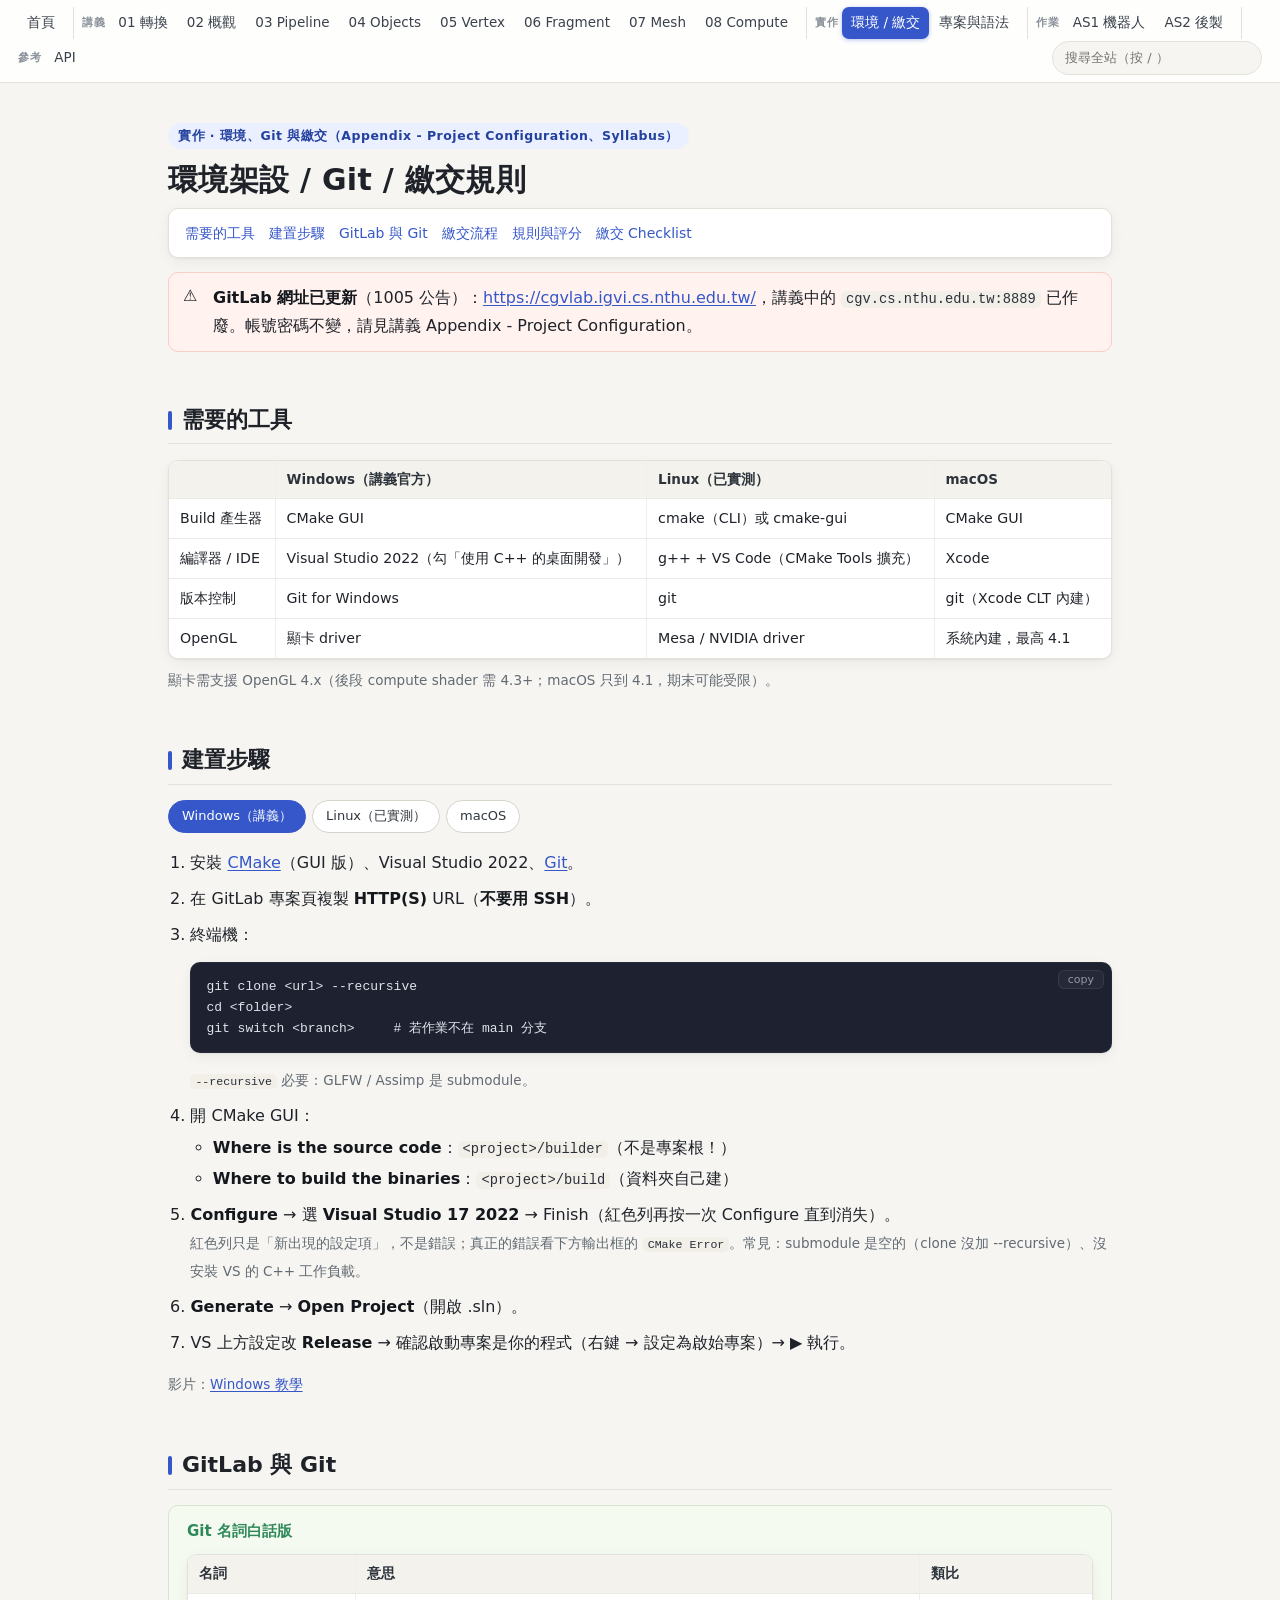
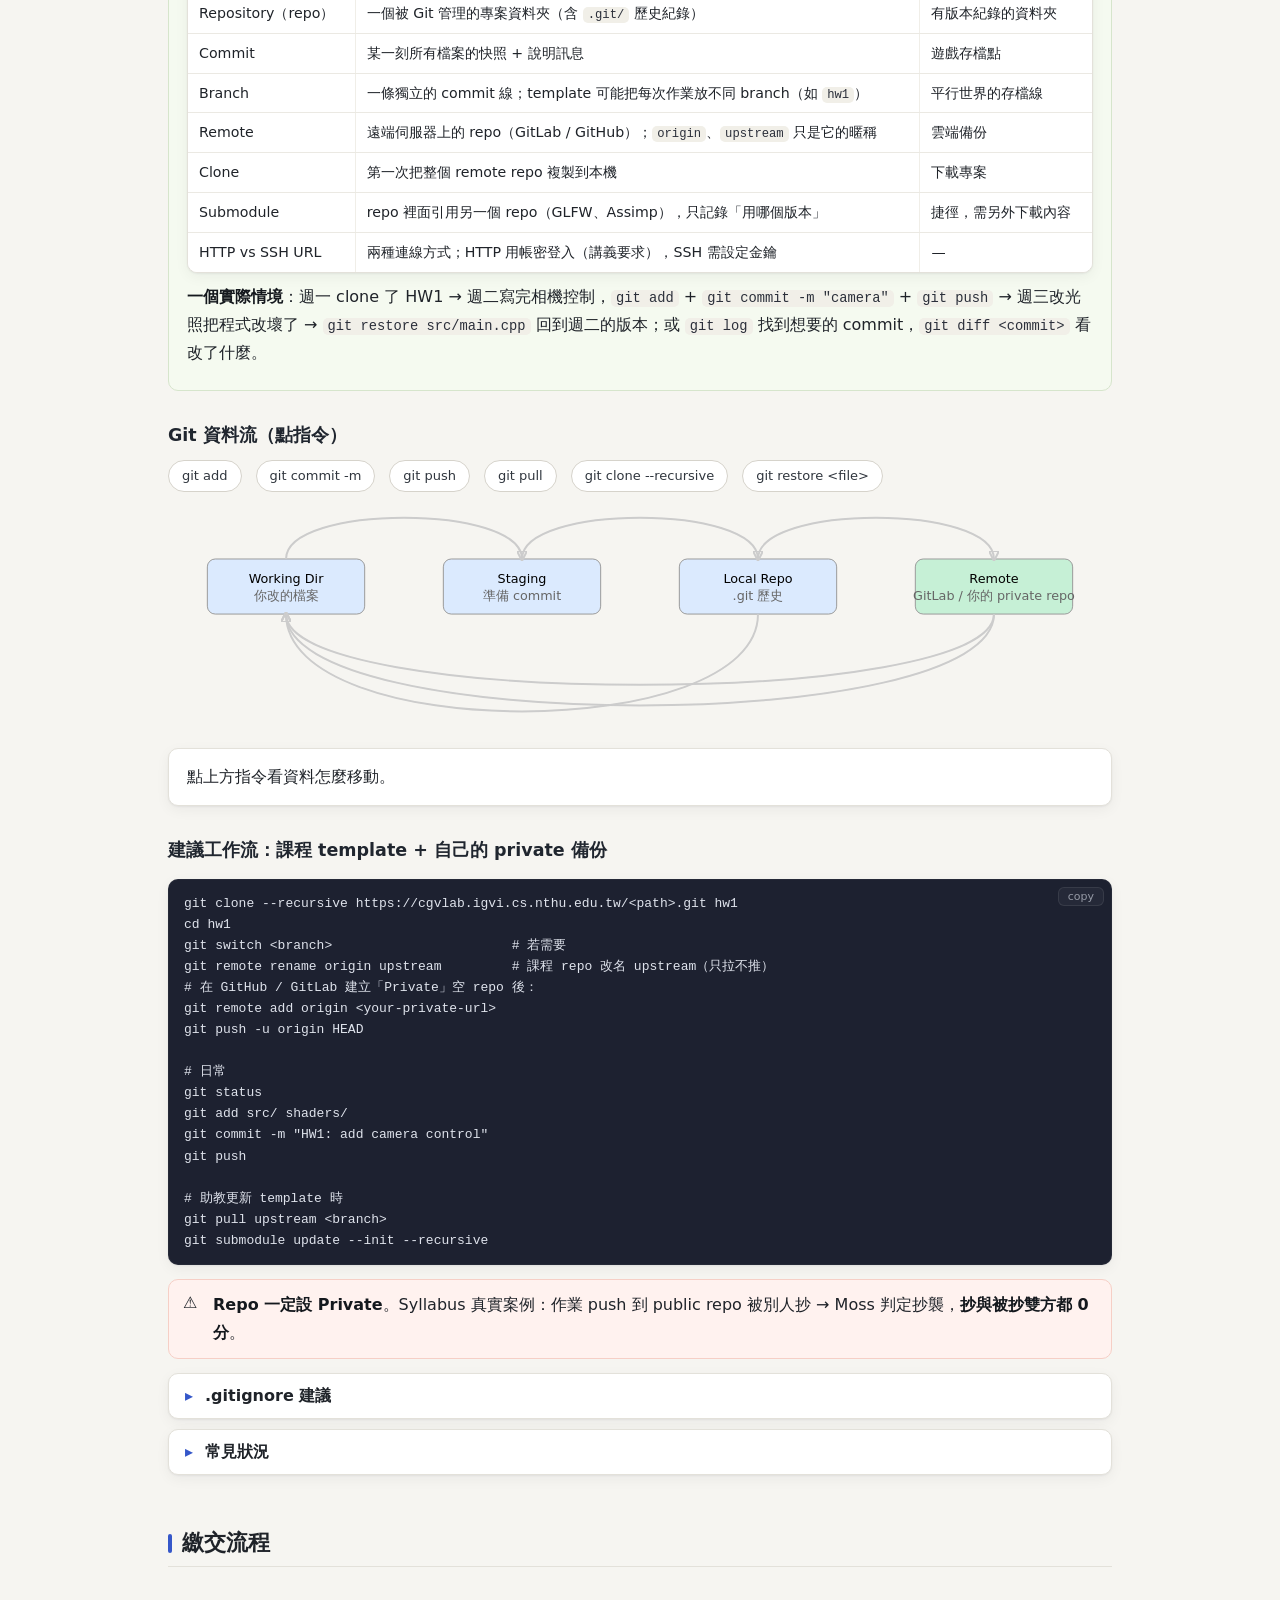
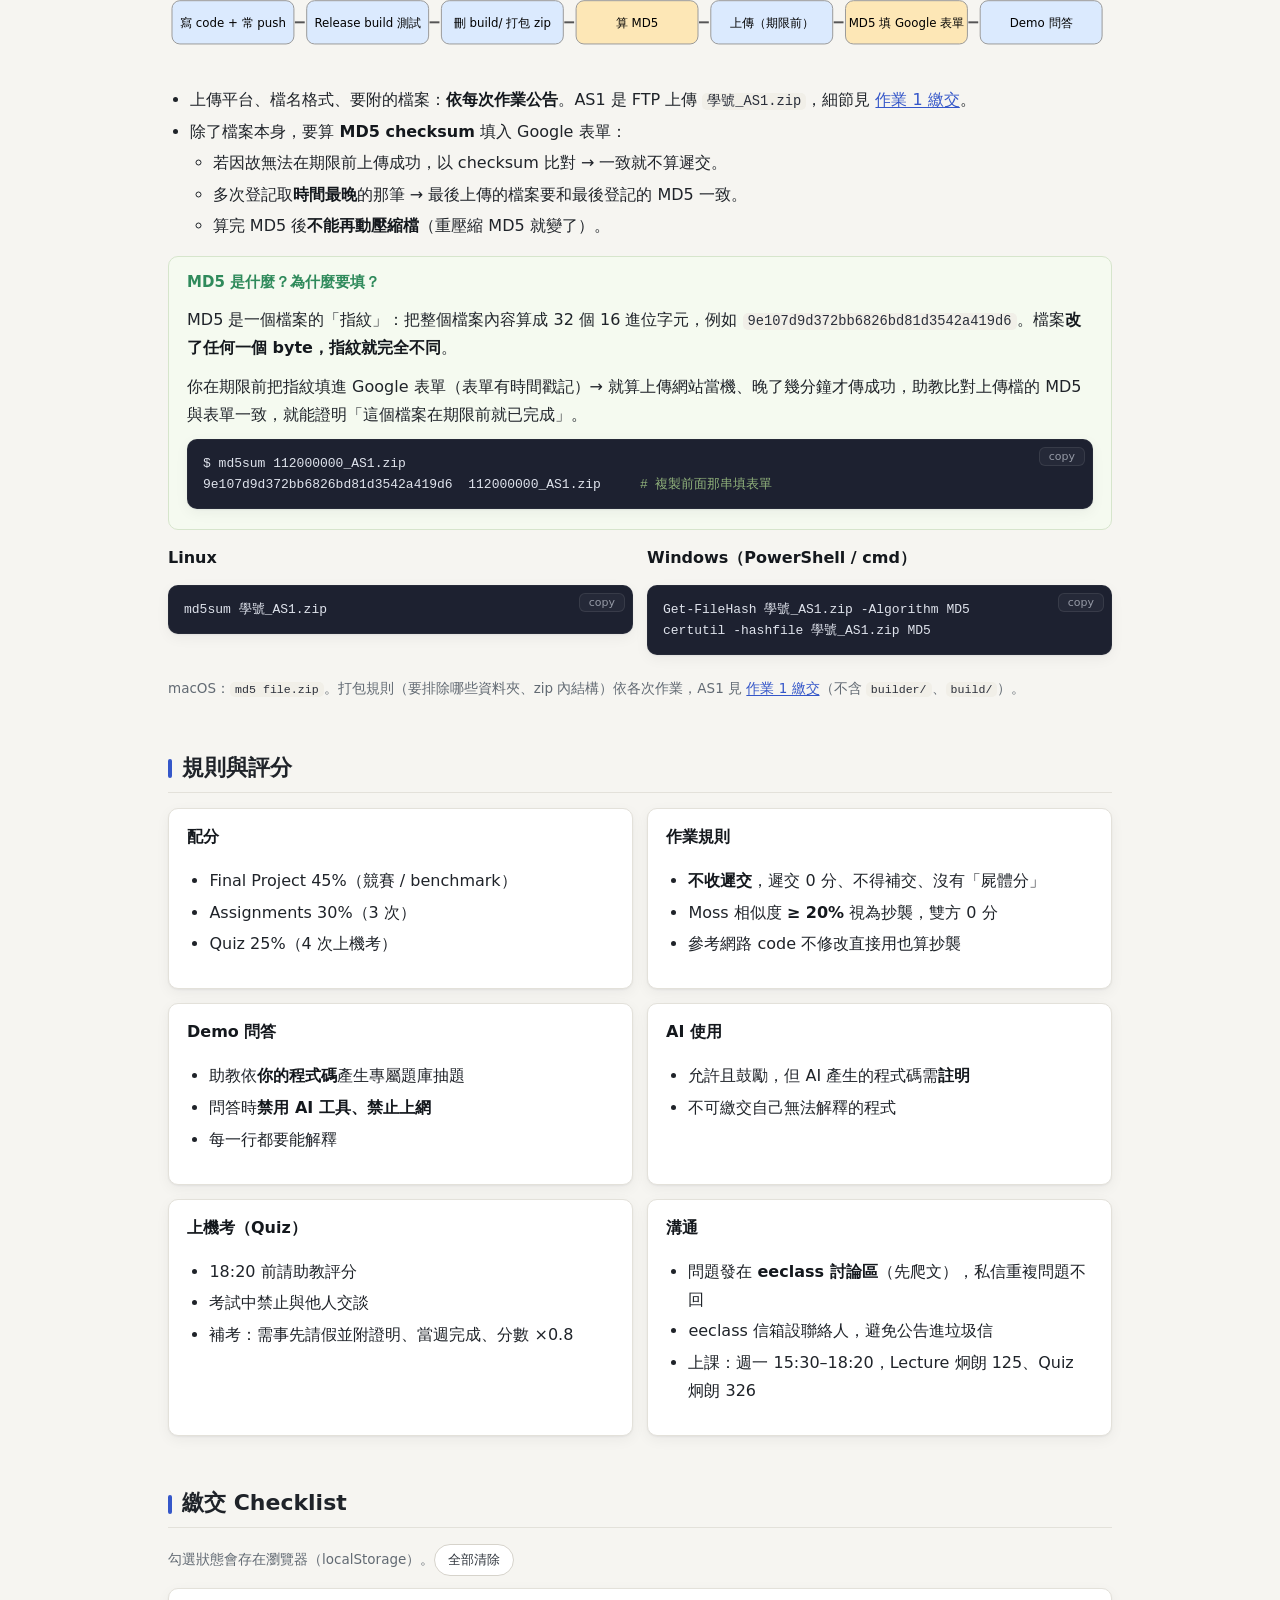
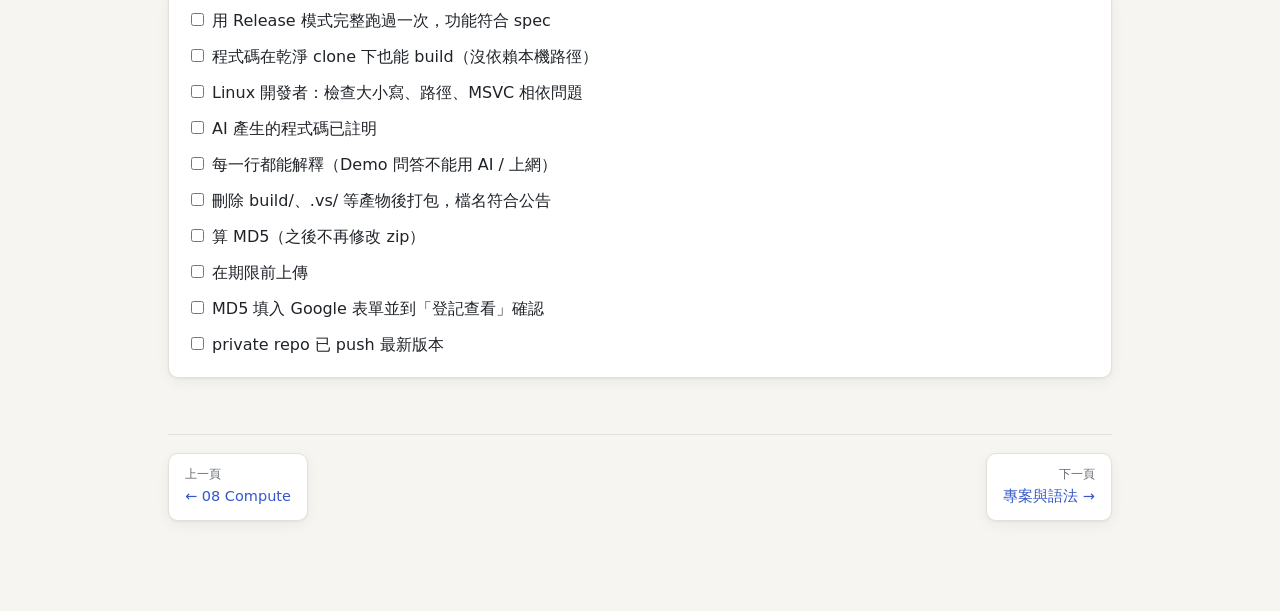
<file: 03-env-git.html>
<!doctype html>
<html lang="zh-Hant"><head><meta charset="utf-8"><meta name="viewport" content="width=device-width,initial-scale=1">
<title>環境架設 / Git / 繳交規則</title><link rel="stylesheet" href="style.css">
<style>
.chk label{display:block;padding:4px 0}
.chk input{margin-right:8px}
.chk label.done{color:#999;text-decoration:line-through}
#gitSvg text{font-size:13px;text-anchor:middle}
#gitSvg path{stroke:#ccc;stroke-width:2;fill:none}
#gitSvg path.on{stroke:#2563eb;stroke-width:4}
</style></head>
<body><main>
<p class="kicker">實作 · 環境、Git 與繳交（Appendix - Project Configuration、Syllabus）</p>
<h1>環境架設 / Git / 繳交規則</h1>
<div class="toc"><a href="#tools">需要的工具</a><a href="#setup">建置步驟</a><a href="#gitlab">GitLab 與 Git</a><a href="#submit">繳交流程</a><a href="#rules">規則與評分</a><a href="#check">繳交 Checklist</a></div>

<div class="warn"><b>GitLab 網址已更新</b>（1005 公告）：<a href="https://cgvlab.igvi.cs.nthu.edu.tw/">https://cgvlab.igvi.cs.nthu.edu.tw/</a>，講義中的 <code>cgv.cs.nthu.edu.tw:8889</code> 已作廢。帳號密碼不變，請見講義 Appendix - Project Configuration。</div>

<h2 id="tools">需要的工具</h2>
<table>
<tr><th></th><th>Windows（講義官方）</th><th>Linux（已實測）</th><th>macOS</th></tr>
<tr><td>Build 產生器</td><td>CMake GUI</td><td>cmake（CLI）或 cmake-gui</td><td>CMake GUI</td></tr>
<tr><td>編譯器 / IDE</td><td>Visual Studio 2022（勾「使用 C++ 的桌面開發」）</td><td>g++ + VS Code（CMake Tools 擴充）</td><td>Xcode</td></tr>
<tr><td>版本控制</td><td>Git for Windows</td><td>git</td><td>git（Xcode CLT 內建）</td></tr>
<tr><td>OpenGL</td><td>顯卡 driver</td><td>Mesa / NVIDIA driver</td><td>系統內建，最高 4.1</td></tr>
</table>
<p class="mut">顯卡需支援 OpenGL 4.x（後段 compute shader 需 4.3+；macOS 只到 4.1，期末可能受限）。</p>

<h2 id="setup">建置步驟</h2>
<div class="tabs"><button class="b" data-pane="win">Windows（講義）</button><button class="b" data-pane="lnx">Linux（已實測）</button><button class="b" data-pane="mac">macOS</button></div>

<div class="pane" id="win">
<ol class="steps">
<li>安裝 <a href="https://cmake.org/download/">CMake</a>（GUI 版）、Visual Studio 2022、<a href="https://git-scm.com/downloads">Git</a>。</li>
<li>在 GitLab 專案頁複製 <b>HTTP(S)</b> URL（<b>不要用 SSH</b>）。</li>
<li>終端機：<pre><code>git clone &lt;url&gt; --recursive
cd &lt;folder&gt;
git switch &lt;branch&gt;     # 若作業不在 main 分支</code></pre>
<span class="mut"><code>--recursive</code> 必要：GLFW / Assimp 是 submodule。</span></li>
<li>開 CMake GUI：
<ul><li><b>Where is the source code</b>：<code>&lt;project&gt;/builder</code>（不是專案根！）</li>
<li><b>Where to build the binaries</b>：<code>&lt;project&gt;/build</code>（資料夾自己建）</li></ul></li>
<li><b>Configure</b> → 選 <b>Visual Studio 17 2022</b> → Finish（紅色列再按一次 Configure 直到消失）。<br>
<span class="mut">紅色列只是「新出現的設定項」，不是錯誤；真正的錯誤看下方輸出框的 <code>CMake Error</code>。常見：submodule 是空的（clone 沒加 --recursive）、沒安裝 VS 的 C++ 工作負載。</span></li>
<li><b>Generate</b> → <b>Open Project</b>（開啟 .sln）。</li>
<li>VS 上方設定改 <b>Release</b> → 確認啟動專案是你的程式（右鍵 → 設定為啟始專案）→ ▶ 執行。</li>
</ol>
<p class="mut">影片：<a href="https://youtu.be/2BzYKibIsX4">Windows 教學</a></p>
</div>

<div class="pane" id="lnx">
<div class="note">講義沒有 Linux 流程。以下已用 AS1 template（<code>assignments_1_robot.zip</code>）在 Pop!_OS 24.04 實測建置與執行（2026-10-12）。助教 Demo 若在 Windows 上跑，繳交前務必避免平台相依寫法。</div>
<ol class="steps">
<li>安裝套件（Ubuntu / Pop!_OS）：
<pre><code>sudo apt update
sudo apt install build-essential cmake cmake-qt-gui git ninja-build \
  libgl-dev mesa-utils \
  xorg-dev libwayland-dev libxkbcommon-dev wayland-protocols \
  zlib1g-dev
# 實測：缺 libxkbcommon-dev → GLFW configure 失敗（Package 'xkbcommon' not found）
#       缺 xorg-dev → RandR headers not found；缺 libgl-dev → 找不到 GL/gl.h</code></pre></li>
<li>確認 OpenGL 版本（需 core profile ≥ 4.1）：
<pre><code>glxinfo -B | grep -E "renderer|core profile version"</code></pre>
<span class="mut">NVIDIA 混合顯卡（Pop!_OS 可用 system76-power 切換）：<code>__NV_PRIME_RENDER_OFFLOAD=1 __GLX_VENDOR_LIBRARY_NAME=nvidia ./app</code> 用獨顯執行。</span></li>
<li>Clone（同 Windows）：<pre><code>git clone --recursive &lt;url&gt; hw1 &amp;&amp; cd hw1
git switch &lt;branch&gt;   # 如需要</code></pre></li>
<li>Configure + Build（source 一樣是 <code>builder</code>）：
<pre><code>cmake -S builder -B build -G Ninja -DCMAKE_BUILD_TYPE=Release -DASSIMP_BUILD_TESTS=OFF
cmake --build build -j
# -DASSIMP_BUILD_TESTS=OFF：跳過 assimp unit test，省很多編譯時間
# 只要 X11：-DGLFW_BUILD_WAYLAND=OFF；只要 Wayland：-DGLFW_BUILD_X11=OFF（可少裝 xorg-dev）</code></pre></li>
<li>執行：AS1 template 的執行檔是 <code>build/CG2025</code>（README 寫的 <code>CG2025Template</code> 不對）。<b>在專案根目錄執行</b> <code>./build/CG2025</code>，否則 <code>assets/</code>、<code>shaders/</code> 讀不到。template 用 <code>VS_DEBUGGER_WORKING_DIRECTORY</code> 指定工作目錄，只對 VS 有效。</li>
<li><code>builder/build.sh</code> 是 CRLF 換行，Linux 直接跑可能出錯 → 直接打上面的 cmake 指令。</li>
<li>VS Code（選配）：裝 <i>C/C++</i>、<i>CMake Tools</i>；<code>.vscode/settings.json</code> 加：
<pre><code>{ "cmake.sourceDirectory": "${workspaceFolder}/builder",
  "cmake.buildDirectory": "${workspaceFolder}/build" }</code></pre>
並在 launch 設定 <code>"cwd"</code> 為資源所在目錄。</li>
</ol>
<details><summary>Linux 可能遇到的坑</summary>
<ul>
<li><b>大小寫敏感</b>：<code>#include "Shader.h"</code> vs 檔名 <code>shader.h</code>、<code>Assets/</code> vs <code>assets/</code> 在 Windows 沒事、Linux 會錯。</li>
<li><b>路徑分隔</b>：用 <code>/</code>，不要用 <code>\\</code>。</li>
<li><b>MSVC 專屬</b>：<code>#pragma comment(lib, ...)</code>、<code>fopen_s</code>、<code>&lt;windows.h&gt;</code>、<code>M_PI</code> 需 <code>_USE_MATH_DEFINES</code> 等 → 用標準寫法或 <code>#ifdef _WIN32</code> 包起來。</li>
<li>CMakeLists 若寫死 <code>.lib</code> 或 Windows 路徑，需加 <code>if(WIN32)</code> 分支（改動前確認不影響 Windows build）。</li>
<li>GCC 比 MSVC 嚴格：缺 <code>#include &lt;cstring&gt;</code> / <code>&lt;algorithm&gt;</code> 等會報錯，補上即可（MSVC 也能編）。</li>
<li>Release 下的未初始化變數：Windows / Linux 行為可能不同，變數都要初始化。</li>
</ul></details>
</div>

<div class="pane" id="mac">
<ol class="steps"><li>安裝 CMake GUI、Xcode（App Store）、Git。</li>
<li>Clone 與 Windows 相同。</li>
<li>CMake GUI：source = <code>builder</code>、build = <code>build</code> → Configure 選 <b>Xcode</b> → Generate → Open Project → Run。</li>
<li>OpenGL 在 macOS 已 deprecated、最高 4.1，需 <code>GLFW_OPENGL_FORWARD_COMPAT</code>。</li></ol>
<p class="mut">影片：<a href="https://youtu.be/1yFMUpkLWGs">Mac 教學</a></p>
</div>

<h2 id="gitlab">GitLab 與 Git</h2>
<div class="ex"><b>Git 名詞白話版</b>
<table>
<tr><th>名詞</th><th>意思</th><th>類比</th></tr>
<tr><td>Repository（repo）</td><td>一個被 Git 管理的專案資料夾（含 <code>.git/</code> 歷史紀錄）</td><td>有版本紀錄的資料夾</td></tr>
<tr><td>Commit</td><td>某一刻所有檔案的快照 + 說明訊息</td><td>遊戲存檔點</td></tr>
<tr><td>Branch</td><td>一條獨立的 commit 線；template 可能把每次作業放不同 branch（如 <code>hw1</code>）</td><td>平行世界的存檔線</td></tr>
<tr><td>Remote</td><td>遠端伺服器上的 repo（GitLab / GitHub）；<code>origin</code>、<code>upstream</code> 只是它的暱稱</td><td>雲端備份</td></tr>
<tr><td>Clone</td><td>第一次把整個 remote repo 複製到本機</td><td>下載專案</td></tr>
<tr><td>Submodule</td><td>repo 裡面引用另一個 repo（GLFW、Assimp），只記錄「用哪個版本」</td><td>捷徑，需另外下載內容</td></tr>
<tr><td>HTTP vs SSH URL</td><td>兩種連線方式；HTTP 用帳密登入（講義要求），SSH 需設定金鑰</td><td>—</td></tr>
</table>
<p><b>一個實際情境</b>：週一 clone 了 HW1 → 週二寫完相機控制，<code>git add</code> + <code>git commit -m "camera"</code> + <code>git push</code> → 週三改光照把程式改壞了 → <code>git restore src/main.cpp</code> 回到週二的版本；或 <code>git log</code> 找到想要的 commit，<code>git diff &lt;commit&gt;</code> 看改了什麼。</p></div>
<h3>Git 資料流（點指令）</h3>
<div class="ctrl" id="gitBtns"></div>
<svg id="gitSvg" viewBox="0 0 960 230" style="width:100%"></svg>
<div class="card" id="gitTxt">點上方指令看資料怎麼移動。</div>

<h3>建議工作流：課程 template + 自己的 private 備份</h3>
<pre><code>git clone --recursive https://cgvlab.igvi.cs.nthu.edu.tw/&lt;path&gt;.git hw1
cd hw1
git switch &lt;branch&gt;                       # 若需要
git remote rename origin upstream         # 課程 repo 改名 upstream（只拉不推）
# 在 GitHub / GitLab 建立「Private」空 repo 後：
git remote add origin &lt;your-private-url&gt;
git push -u origin HEAD

# 日常
git status
git add src/ shaders/
git commit -m "HW1: add camera control"
git push

# 助教更新 template 時
git pull upstream &lt;branch&gt;
git submodule update --init --recursive</code></pre>
<div class="warn"><b>Repo 一定設 Private</b>。Syllabus 真實案例：作業 push 到 public repo 被別人抄 → Moss 判定抄襲，<b>抄與被抄雙方都 0 分</b>。</div>

<details><summary>.gitignore 建議</summary>
<pre><code>build/
out/
.vs/
.vscode/
*.user
*.zip
.DS_Store</code></pre></details>

<details><summary>常見狀況</summary>
<ul>
<li>submodule 資料夾是空的（clone 時忘了 <code>--recursive</code>）：<code>git submodule update --init --recursive</code></li>
<li>找不到作業分支：<code>git branch -a</code> 看遠端分支，再 <code>git switch &lt;name&gt;</code></li>
<li>HTTPS 要求帳密：用講義提供的課程帳號；可 <code>git config --global credential.helper store</code>（Linux）記住</li>
<li>改壞想回到上次 commit：<code>git restore &lt;file&gt;</code>（單檔）／<code>git stash</code>（暫存全部）</li>
<li>Windows/Linux 換行混用：<code>git config --global core.autocrlf input</code>（Linux）／<code>true</code>（Windows）</li>
</ul></details>

<h2 id="submit">繳交流程</h2>
<svg viewBox="0 0 960 80" style="width:100%" id="subFlow"></svg>
<ul>
<li>上傳平台、檔名格式、要附的檔案：<b>依每次作業公告</b>。AS1 是 FTP 上傳 <code>學號_AS1.zip</code>，細節見 <a href="as1-robot.html#submit">作業 1 繳交</a>。</li>
<li>除了檔案本身，要算 <b>MD5 checksum</b> 填入 Google 表單：
<ul><li>若因故無法在期限前上傳成功，以 checksum 比對 → 一致就不算遲交。</li>
<li>多次登記取<b>時間最晚</b>的那筆 → 最後上傳的檔案要和最後登記的 MD5 一致。</li>
<li>算完 MD5 後<b>不能再動壓縮檔</b>（重壓縮 MD5 就變了）。</li></ul></li>
</ul>
<div class="ex"><b>MD5 是什麼？為什麼要填？</b>
<p>MD5 是一個檔案的「指紋」：把整個檔案內容算成 32 個 16 進位字元，例如 <code>9e107d9d372bb6826bd81d3542a419d6</code>。檔案<b>改了任何一個 byte，指紋就完全不同</b>。</p>
<p>你在期限前把指紋填進 Google 表單（表單有時間戳記）→ 就算上傳網站當機、晚了幾分鐘才傳成功，助教比對上傳檔的 MD5 與表單一致，就能證明「這個檔案在期限前就已完成」。</p>
<pre><code>$ md5sum 112000000_AS1.zip
9e107d9d372bb6826bd81d3542a419d6  112000000_AS1.zip     <span class="c"># 複製前面那串填表單</span></code></pre></div>
<div class="grid2">
<div><b>Linux</b><pre><code>md5sum 學號_AS1.zip</code></pre></div>
<div><b>Windows（PowerShell / cmd）</b><pre><code>Get-FileHash 學號_AS1.zip -Algorithm MD5
certutil -hashfile 學號_AS1.zip MD5</code></pre></div>
</div>
<p class="mut">macOS：<code>md5 file.zip</code>。打包規則（要排除哪些資料夾、zip 內結構）依各次作業，AS1 見 <a href="as1-robot.html#submit">作業 1 繳交</a>（不含 <code>builder/</code>、<code>build/</code>）。</p>

<h2 id="rules">規則與評分</h2>
<div class="grid2">
<div class="card"><b>配分</b>
<ul><li>Final Project 45%（競賽 / benchmark）</li><li>Assignments 30%（3 次）</li><li>Quiz 25%（4 次上機考）</li></ul></div>
<div class="card"><b>作業規則</b>
<ul><li><b>不收遲交</b>，遲交 0 分、不得補交、沒有「屍體分」</li>
<li>Moss 相似度 <b>≥ 20%</b> 視為抄襲，雙方 0 分</li>
<li>參考網路 code 不修改直接用也算抄襲</li></ul></div>
<div class="card"><b>Demo 問答</b>
<ul><li>助教依<b>你的程式碼</b>產生專屬題庫抽題</li>
<li>問答時<b>禁用 AI 工具、禁止上網</b></li>
<li>每一行都要能解釋</li></ul></div>
<div class="card"><b>AI 使用</b>
<ul><li>允許且鼓勵，但 AI 產生的程式碼需<b>註明</b></li>
<li>不可繳交自己無法解釋的程式</li></ul></div>
<div class="card"><b>上機考（Quiz）</b>
<ul><li>18:20 前請助教評分</li><li>考試中禁止與他人交談</li>
<li>補考：需事先請假並附證明、當週完成、分數 ×0.8</li></ul></div>
<div class="card"><b>溝通</b>
<ul><li>問題發在 <b>eeclass 討論區</b>（先爬文），私信重複問題不回</li>
<li>eeclass 信箱設聯絡人，避免公告進垃圾信</li>
<li>上課：週一 15:30–18:20，Lecture 炯朗 125、Quiz 炯朗 326</li></ul></div>
</div>

<h2 id="check">繳交 Checklist</h2>
<p class="mut">勾選狀態會存在瀏覽器（localStorage）。<button class="b" id="ckReset">全部清除</button></p>
<div class="card chk" id="ck"></div>
</main>
<script src="common.js"></script>
<script>
// Git 資料流
const BX=[['Working Dir','你改的檔案'],['Staging','準備 commit'],['Local Repo','.git 歷史'],['Remote','GitLab / 你的 private repo']];
const G={ 'git add':[0,1,'把修改放進 staging（選擇哪些要 commit）'],
 'git commit -m':[1,2,'把 staging 的內容存成一個 commit（本機快照）'],
 'git push':[2,3,'把本機 commits 上傳到 remote（備份 / 分享）'],
 'git pull':[3,0,'從 remote 下載並合併到目前分支（= fetch + merge）'],
 'git clone --recursive':[3,0,'第一次下載整個 repo（含 submodule）'],
 'git restore <file>':[2,0,'丟掉工作目錄中尚未 commit 的修改，回到上次 commit']};
const gs=document.getElementById('gitSvg'),bx=i=>40+i*240;
let s=BX.map(([a,b],i)=>`<rect x="${bx(i)}" y="60" width="160" height="56" rx="8" fill="${i===3?'#c6f0d6':'#dbeafe'}" stroke="#999"/><text x="${bx(i)+80}" y="84">${a}</text><text x="${bx(i)+80}" y="102" fill="#666" font-size="11">${b}</text>`).join('');
Object.entries(G).forEach(([k,[a,b]],n)=>{const fwd=b>a,y=fwd?60:116,x0=bx(a)+80,x1=bx(b)+80,h=fwd?-(18+(b-a)*10):(18+(a-b)*10+(k.includes('clone')?14:k.includes('restore')?28:0));
 s+=`<path data-k="${k}" d="M${x0} ${y} C${x0} ${y+h*2},${x1} ${y+h*2},${x1} ${y}" marker-end="url(#ga)"/>`;});
gs.innerHTML=`<defs><marker id="ga" viewBox="0 0 10 10" refX="8" refY="5" markerWidth="5" markerHeight="5" orient="auto"><path d="M0 0L10 5L0 10z" fill="#2563eb"/></marker></defs>`+s;
const gb=document.getElementById('gitBtns');
Object.keys(G).forEach(k=>{const b=document.createElement('button');b.className='b';b.textContent=k;b.onclick=()=>{
 gb.querySelectorAll('button').forEach(x=>x.classList.toggle('on',x===b));
 gs.querySelectorAll('path[data-k]').forEach(p=>p.classList.toggle('on',p.dataset.k===k));
 document.getElementById('gitTxt').innerHTML=`<code>${k.replace('<','&lt;').replace('>','&gt;')}</code>：${BX[G[k][0]][0]} → ${BX[G[k][1]][0]}。${G[k][2]}`;};gb.appendChild(b);});

// 繳交流程
const SF=['寫 code + 常 push','Release build 測試','刪 build/ 打包 zip','算 MD5','上傳（期限前）','MD5 填 Google 表單','Demo 問答'];
document.getElementById('subFlow').innerHTML=SF.map((t,i)=>{const x=4+i*137;return `<rect x="${x}" y="18" width="124" height="44" rx="8" fill="${i===3||i===5?'#fde7b6':'#dbeafe'}" stroke="#999"/><text x="${x+62}" y="45" font-size="12" text-anchor="middle">${t}</text>`+(i<SF.length-1?`<path d="M${x+125} 40 h10" stroke="#555" stroke-width="2"/>`:'');}).join('');

// Checklist
const CK=['用 Release 模式完整跑過一次，功能符合 spec','程式碼在乾淨 clone 下也能 build（沒依賴本機路徑）','Linux 開發者：檢查大小寫、路徑、MSVC 相依問題','AI 產生的程式碼已註明','每一行都能解釋（Demo 問答不能用 AI / 上網）','刪除 build/、.vs/ 等產物後打包，檔名符合公告','算 MD5（之後不再修改 zip）','在期限前上傳','MD5 填入 Google 表單並到「登記查看」確認','private repo 已 push 最新版本'];
const ckEl=document.getElementById('ck'),st=JSON.parse(localStorage.getItem('gpa-ck')||'{}');
function ckRender(){ckEl.innerHTML=CK.map((t,i)=>`<label class="${st[i]?'done':''}"><input type="checkbox" data-i="${i}" ${st[i]?'checked':''}>${t}</label>`).join('');
 ckEl.querySelectorAll('input').forEach(c=>c.onchange=()=>{st[c.dataset.i]=c.checked;localStorage.setItem('gpa-ck',JSON.stringify(st));ckRender();});}
document.getElementById('ckReset').onclick=()=>{for(const k in st)delete st[k];localStorage.removeItem('gpa-ck');ckRender();};
ckRender();
</script></body></html>
</file>
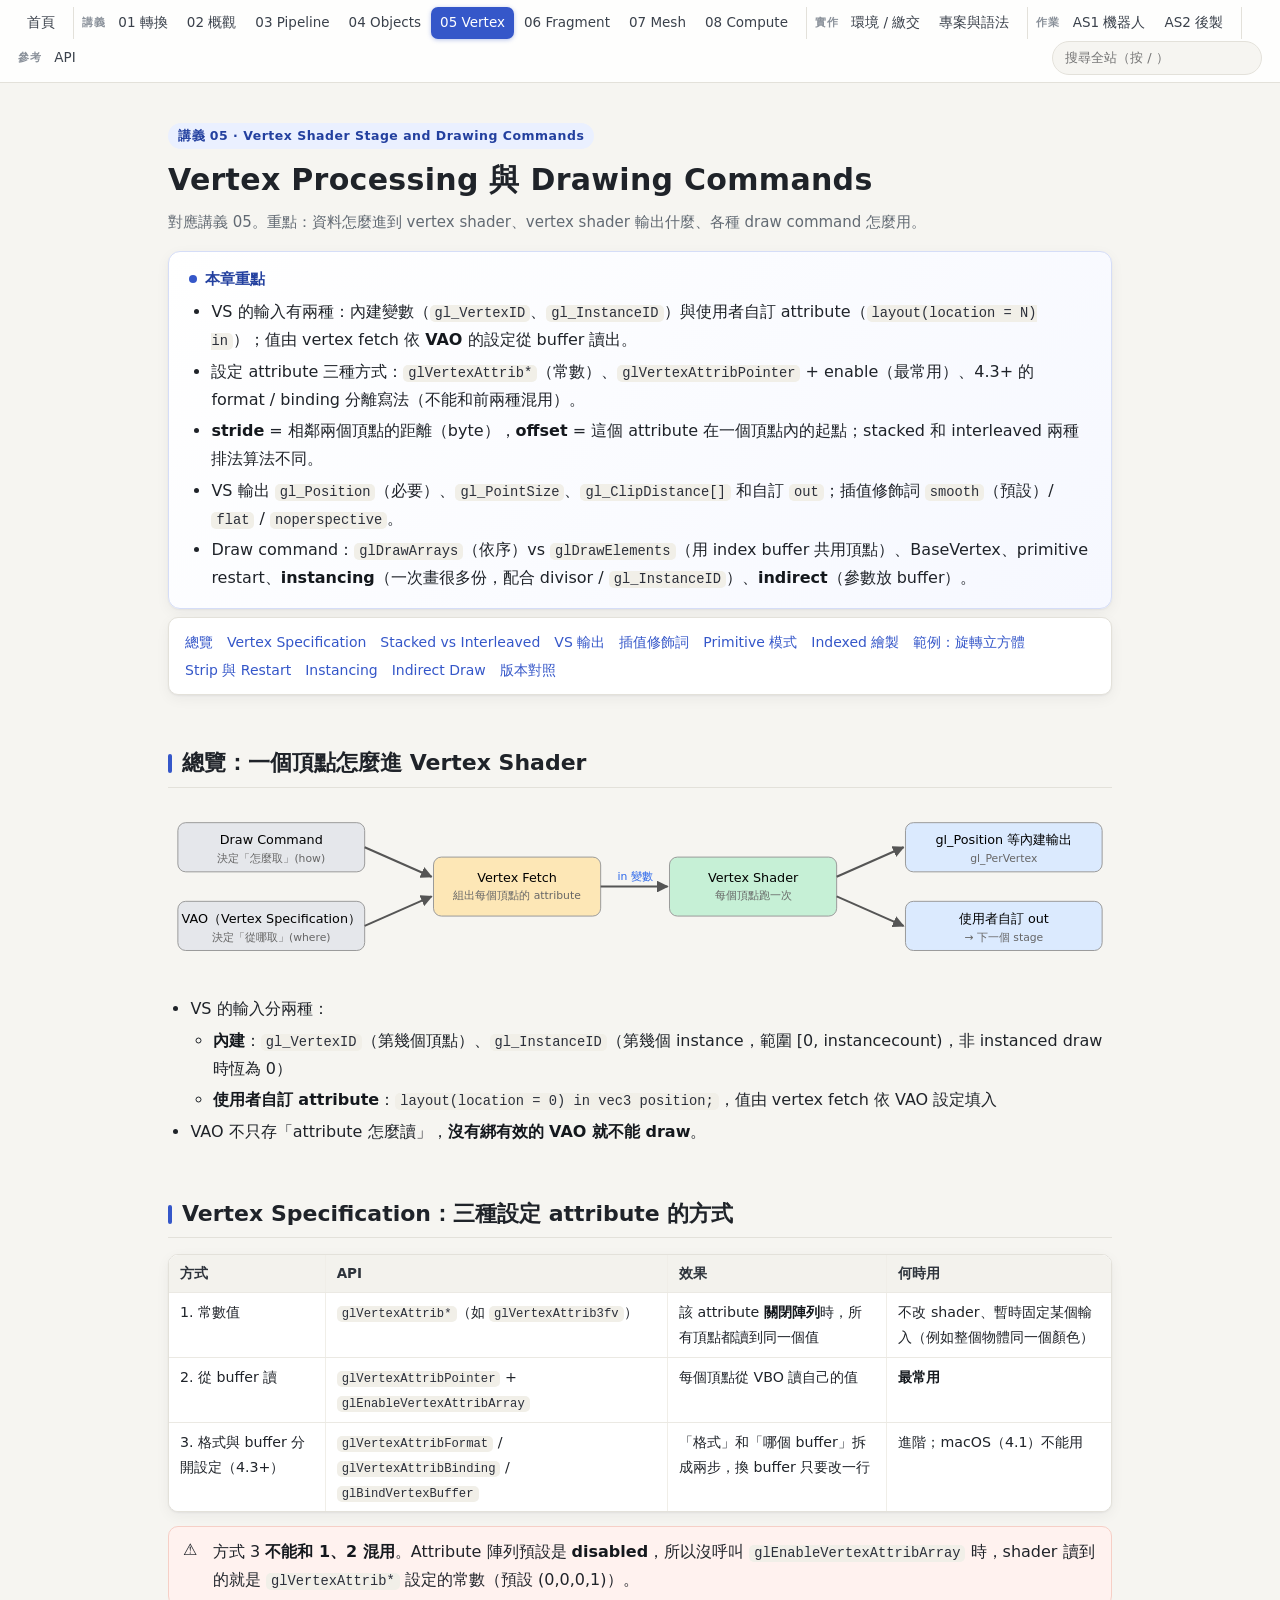
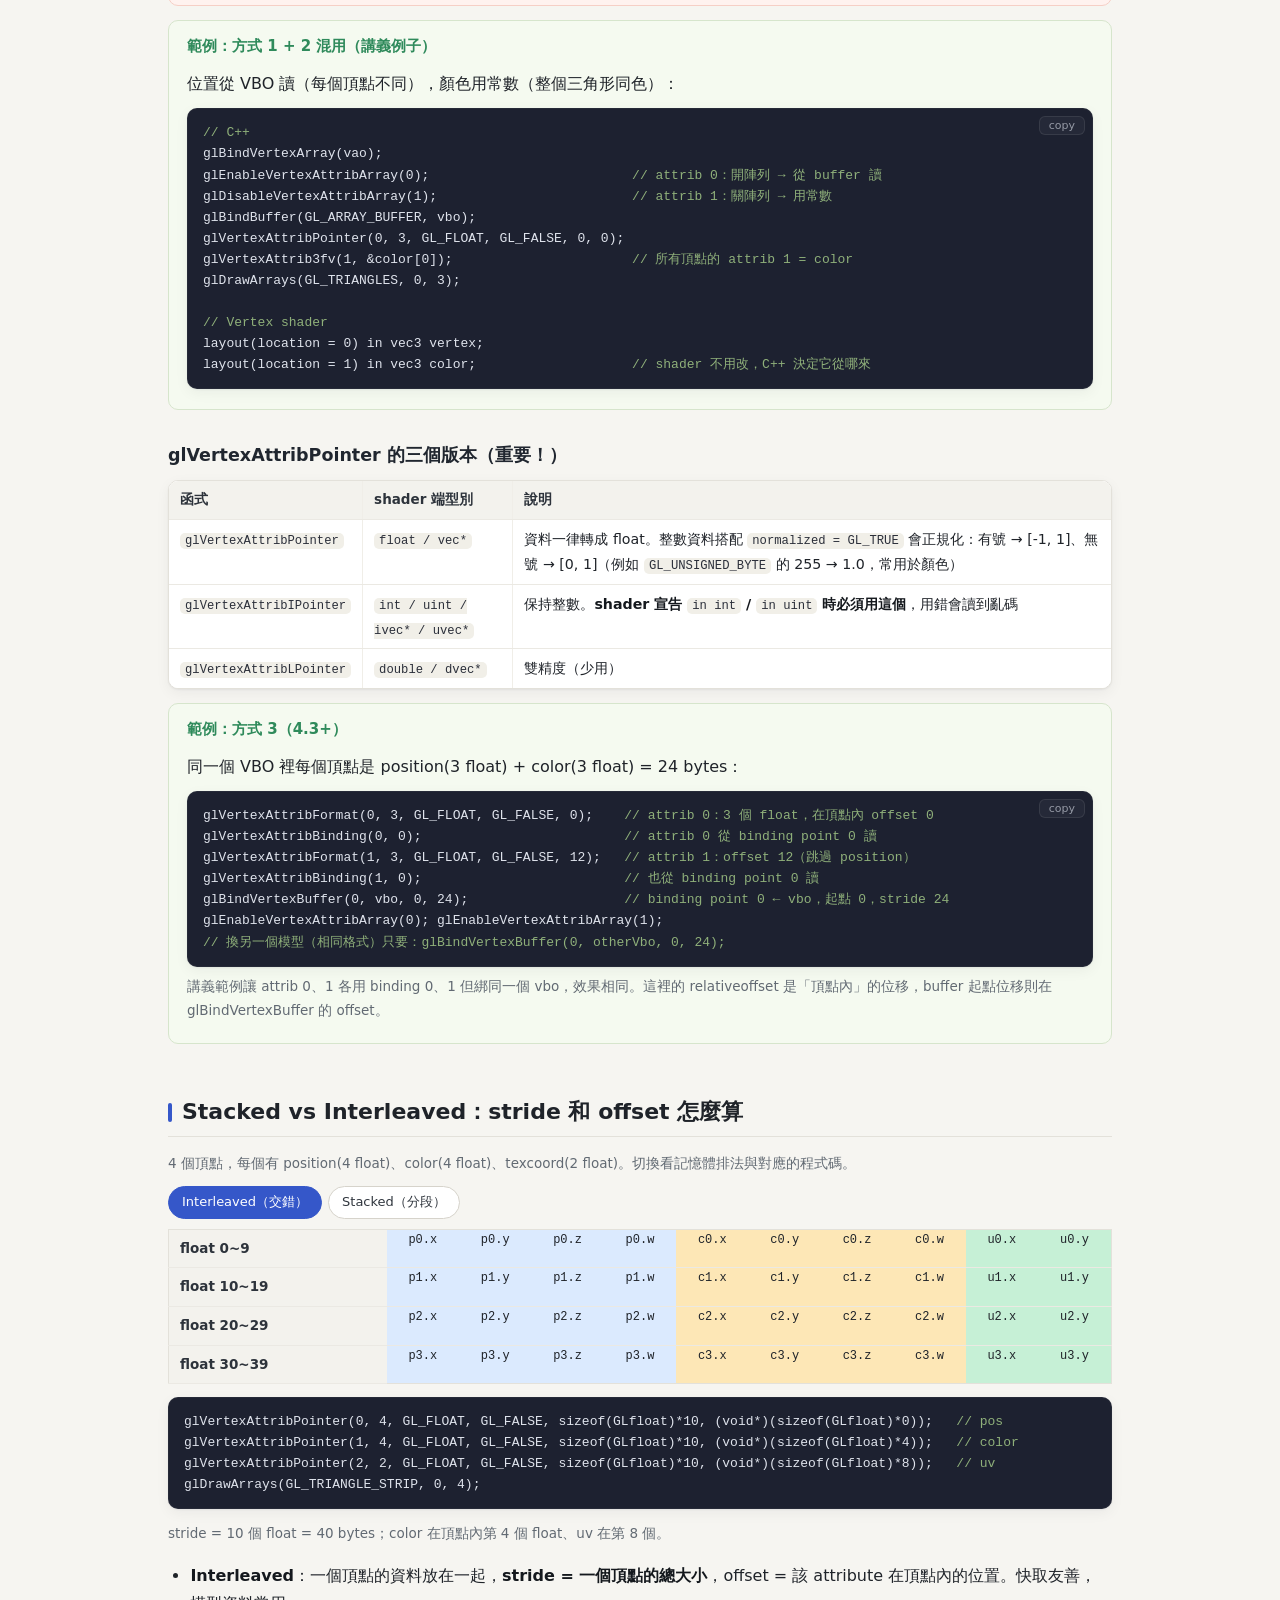
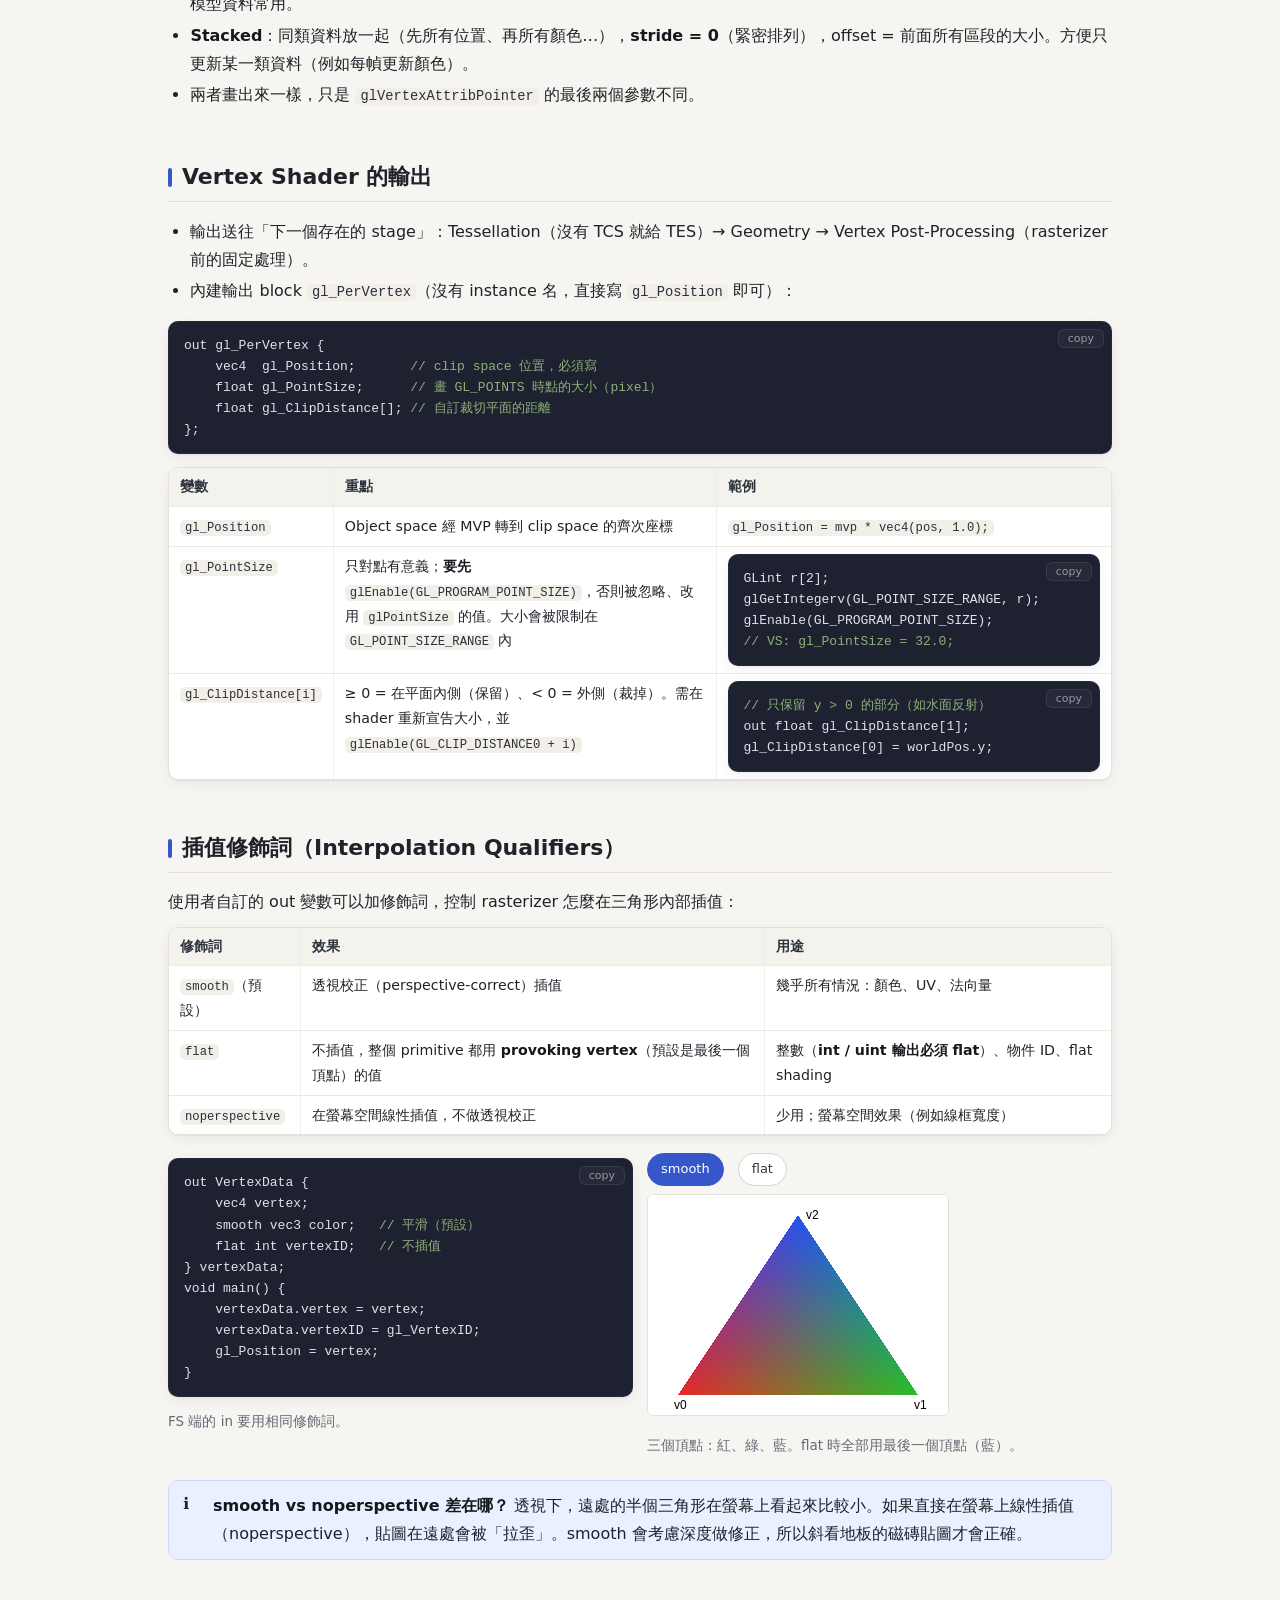
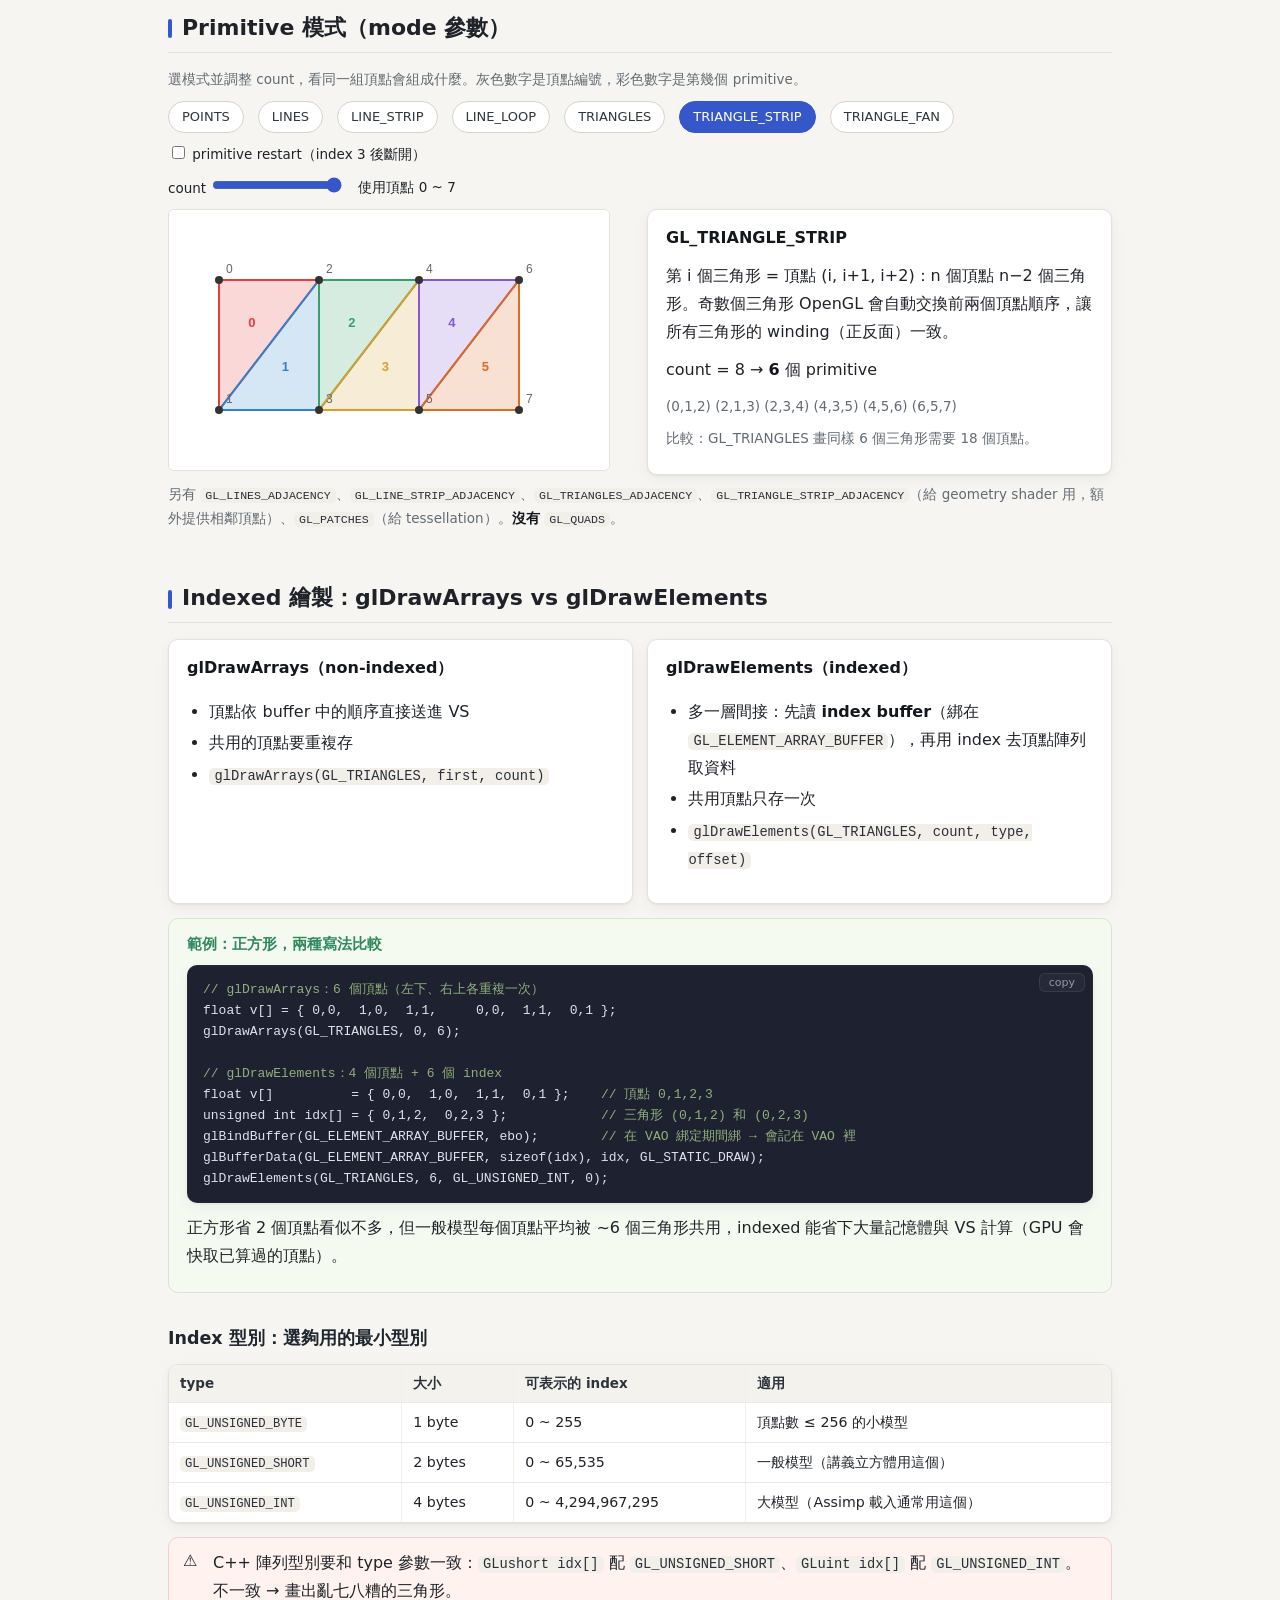
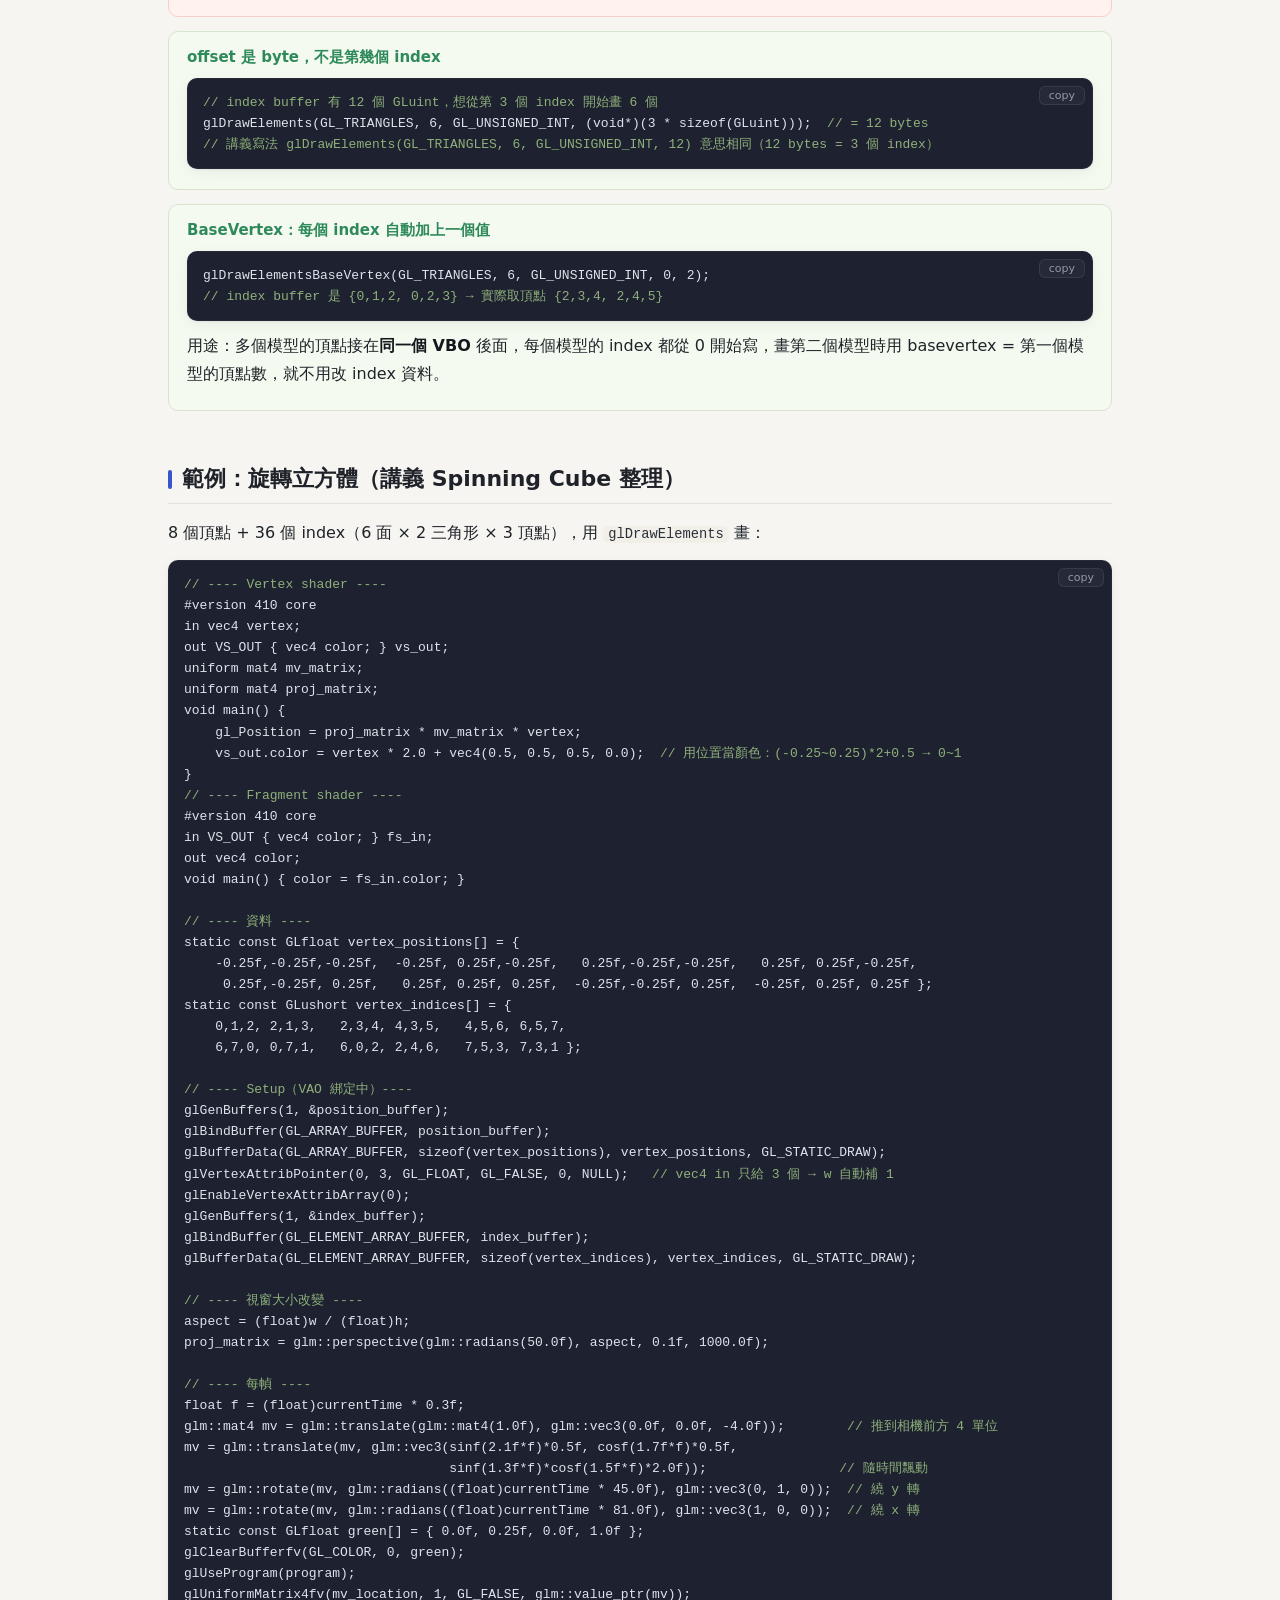
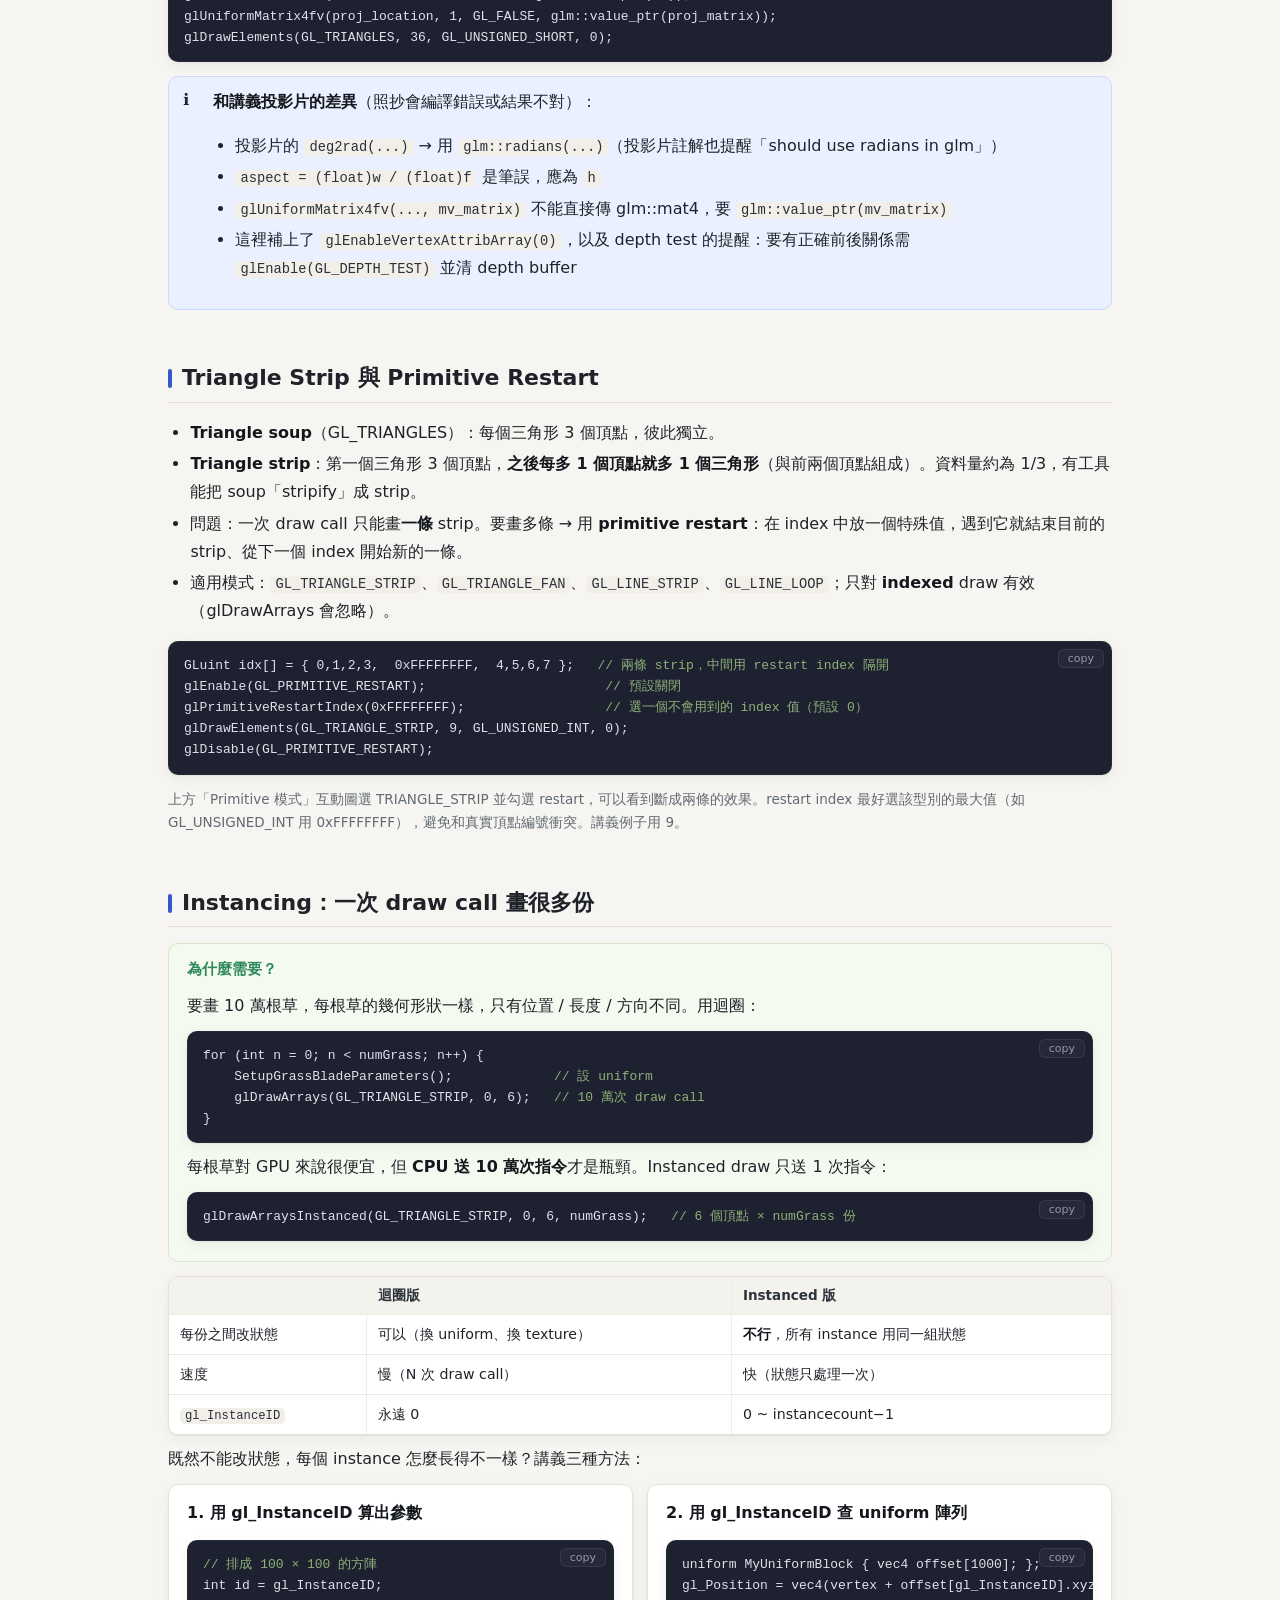
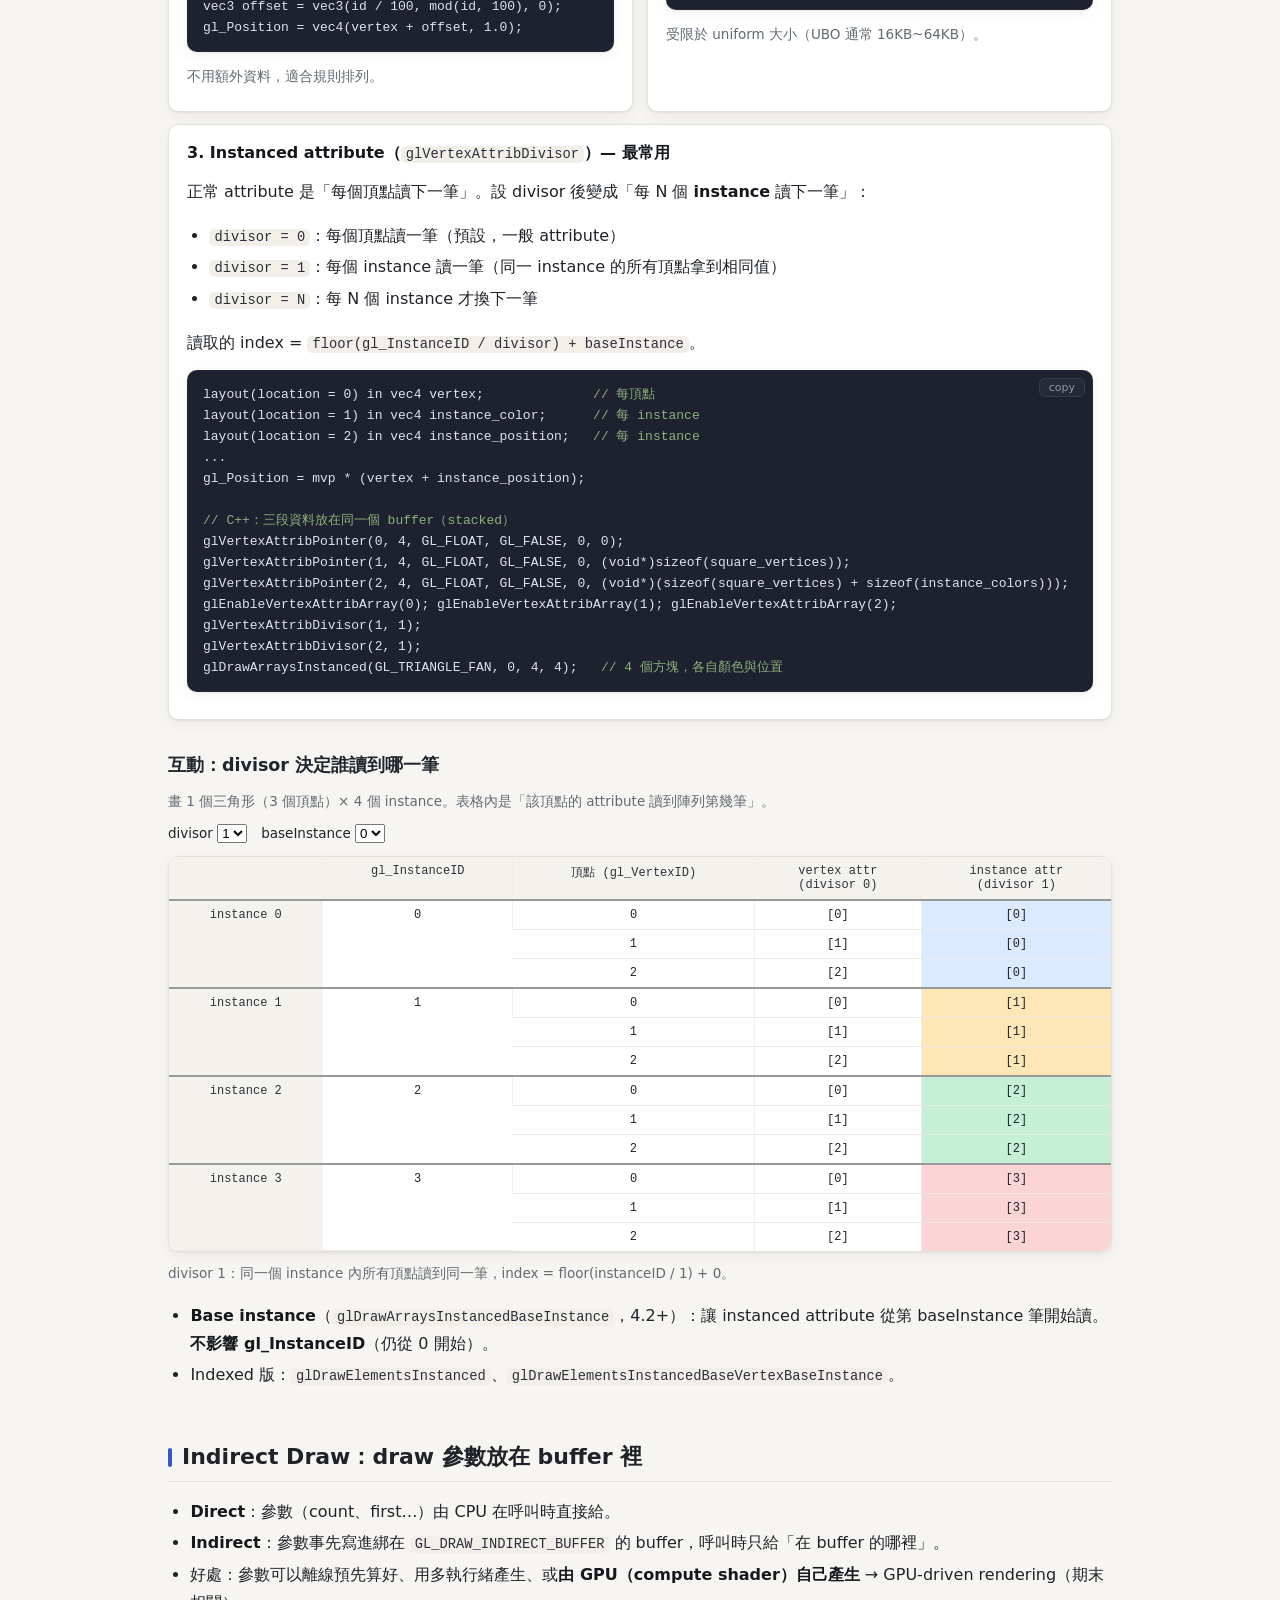
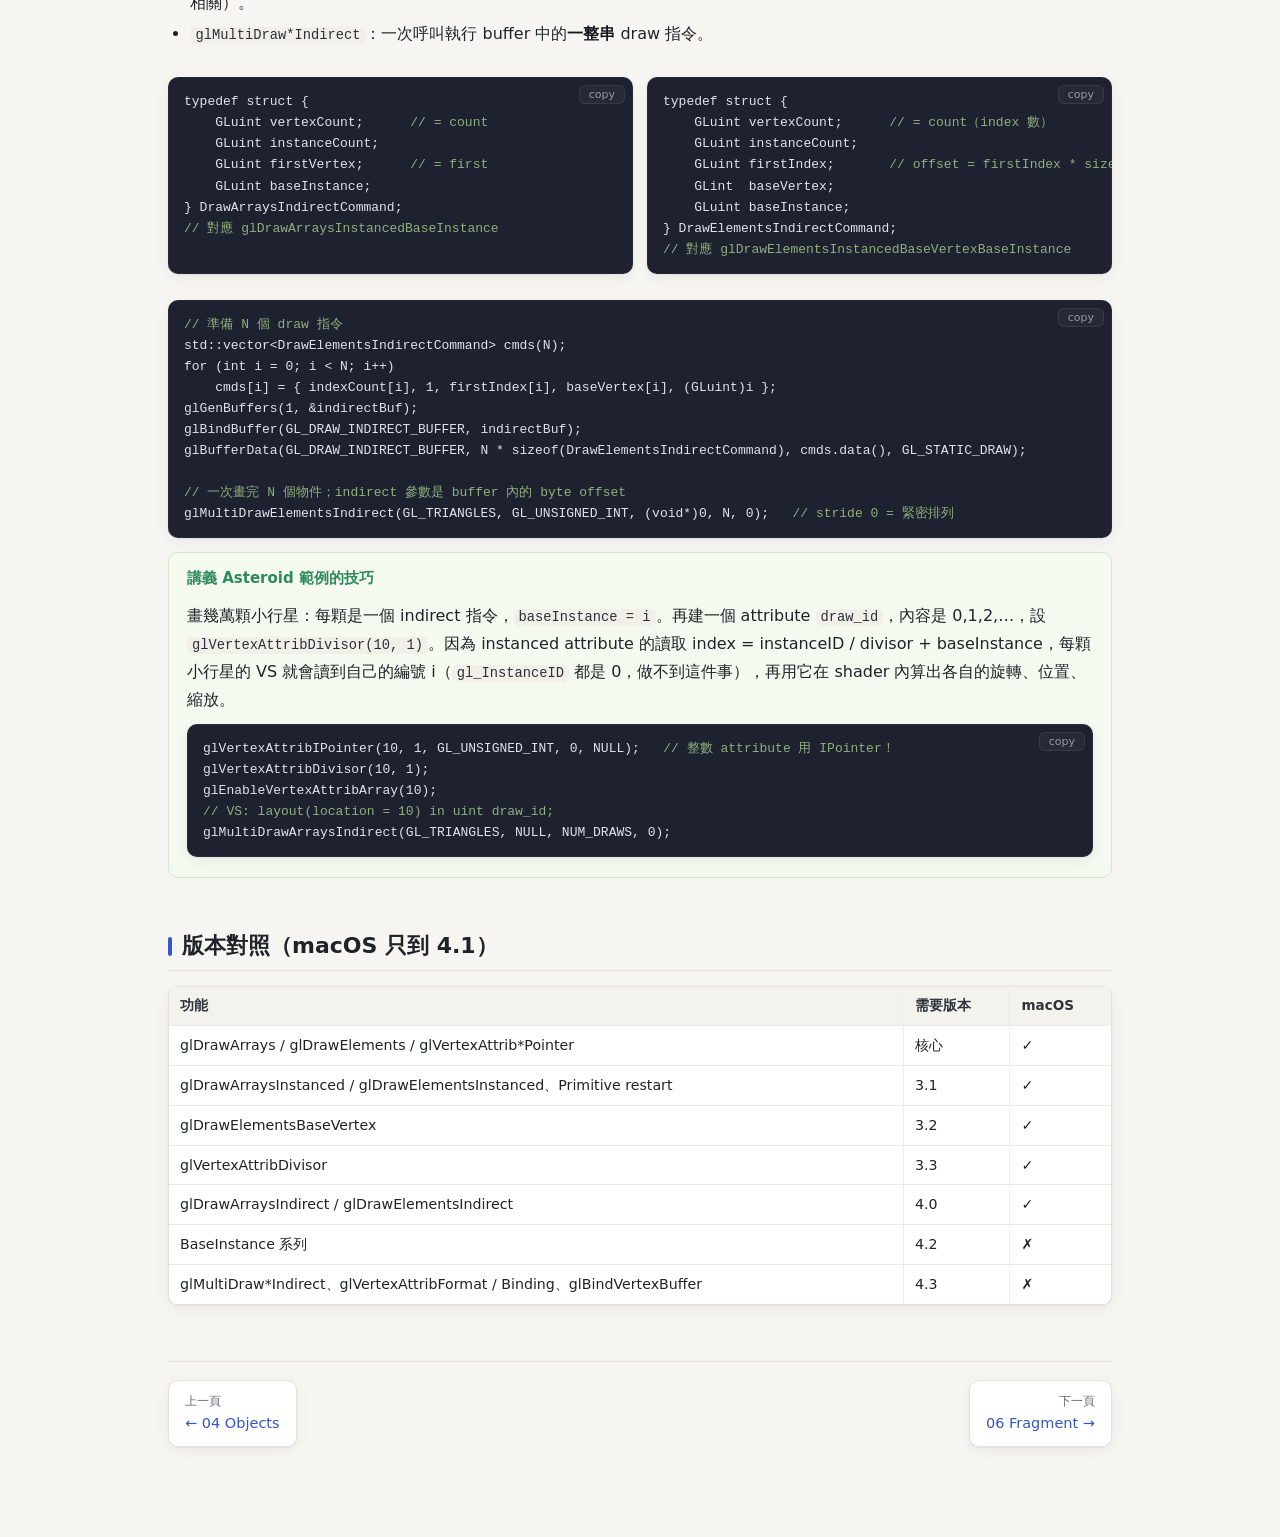
<file: 05-vertex-draw.html>
<!doctype html>
<html lang="zh-Hant"><head><meta charset="utf-8"><meta name="viewport" content="width=device-width,initial-scale=1">
<title>Vertex Processing 與 Drawing Commands</title><link rel="stylesheet" href="style.css">
<style>
#modeCv,#interpCv{border:1px solid var(--line);border-radius:6px;background:#fff}
.mem td{font:12px ui-monospace,monospace;text-align:center;padding:3px 4px}
.mem .p{background:#dbeafe}.mem .c{background:#fde7b6}.mem .t{background:#c6f0d6}
#divTbl td,#divTbl th{text-align:center;font:12px ui-monospace,monospace}
</style></head>
<body><main>
<p class="kicker">講義 05 · Vertex Shader Stage and Drawing Commands</p>
<h1>Vertex Processing 與 Drawing Commands</h1>
<p class="mut">對應講義 05。重點：資料怎麼進到 vertex shader、vertex shader 輸出什麼、各種 draw command 怎麼用。</p>
<div class="key"><b>本章重點</b>
<ul>
<li>VS 的輸入有兩種：內建變數（<code>gl_VertexID</code>、<code>gl_InstanceID</code>）與使用者自訂 attribute（<code>layout(location = N) in</code>）；值由 vertex fetch 依 <b>VAO</b> 的設定從 buffer 讀出。</li>
<li>設定 attribute 三種方式：<code>glVertexAttrib*</code>（常數）、<code>glVertexAttribPointer</code> + enable（最常用）、4.3+ 的 format / binding 分離寫法（不能和前兩種混用）。</li>
<li><b>stride</b> = 相鄰兩個頂點的距離（byte），<b>offset</b> = 這個 attribute 在一個頂點內的起點；stacked 和 interleaved 兩種排法算法不同。</li>
<li>VS 輸出 <code>gl_Position</code>（必要）、<code>gl_PointSize</code>、<code>gl_ClipDistance[]</code> 和自訂 <code>out</code>；插值修飾詞 <code>smooth</code>（預設）/ <code>flat</code> / <code>noperspective</code>。</li>
<li>Draw command：<code>glDrawArrays</code>（依序）vs <code>glDrawElements</code>（用 index buffer 共用頂點）、BaseVertex、primitive restart、<b>instancing</b>（一次畫很多份，配合 divisor / <code>gl_InstanceID</code>）、<b>indirect</b>（參數放 buffer）。</li>
</ul></div>
<div class="toc"><a href="#overview">總覽</a><a href="#spec">Vertex Specification</a><a href="#layout">Stacked vs Interleaved</a><a href="#out">VS 輸出</a><a href="#interp">插值修飾詞</a><a href="#modes">Primitive 模式</a><a href="#elements">Indexed 繪製</a><a href="#cube">範例：旋轉立方體</a><a href="#restart">Strip 與 Restart</a><a href="#inst">Instancing</a><a href="#indirect">Indirect Draw</a><a href="#ver">版本對照</a></div>

<h2 id="overview">總覽：一個頂點怎麼進 Vertex Shader</h2>
<svg viewBox="0 0 960 170" style="width:100%" font-size="13" text-anchor="middle">
<defs><marker id="a5" viewBox="0 0 10 10" refX="9" refY="5" markerWidth="6" markerHeight="6" orient="auto"><path d="M0 0L10 5L0 10z" fill="#555"/></marker></defs>
<rect x="10" y="20" width="190" height="50" rx="8" fill="#e5e7eb" stroke="#999"/><text x="105" y="42">Draw Command</text><text x="105" y="60" font-size="11" fill="#666">決定「怎麼取」(how)</text>
<rect x="10" y="100" width="190" height="50" rx="8" fill="#e5e7eb" stroke="#999"/><text x="105" y="122">VAO（Vertex Specification）</text><text x="105" y="140" font-size="11" fill="#666">決定「從哪取」(where)</text>
<rect x="270" y="55" width="170" height="60" rx="8" fill="#fde7b6" stroke="#999"/><text x="355" y="80">Vertex Fetch</text><text x="355" y="98" font-size="11" fill="#666">組出每個頂點的 attribute</text>
<rect x="510" y="55" width="170" height="60" rx="8" fill="#c6f0d6" stroke="#999"/><text x="595" y="80">Vertex Shader</text><text x="595" y="98" font-size="11" fill="#666">每個頂點跑一次</text>
<rect x="750" y="20" width="200" height="50" rx="8" fill="#dbeafe" stroke="#999"/><text x="850" y="42">gl_Position 等內建輸出</text><text x="850" y="60" font-size="11" fill="#666">gl_PerVertex</text>
<rect x="750" y="100" width="200" height="50" rx="8" fill="#dbeafe" stroke="#999"/><text x="850" y="122">使用者自訂 out</text><text x="850" y="140" font-size="11" fill="#666">→ 下一個 stage</text>
<path d="M200 45 L268 75" stroke="#555" stroke-width="2" marker-end="url(#a5)" fill="none"/><path d="M200 125 L268 95" stroke="#555" stroke-width="2" marker-end="url(#a5)" fill="none"/>
<path d="M440 85 h68" stroke="#555" stroke-width="2" marker-end="url(#a5)"/><text x="475" y="78" font-size="11" fill="#2563eb">in 變數</text>
<path d="M680 75 L748 45" stroke="#555" stroke-width="2" marker-end="url(#a5)" fill="none"/><path d="M680 95 L748 125" stroke="#555" stroke-width="2" marker-end="url(#a5)" fill="none"/>
</svg>
<ul>
<li>VS 的輸入分兩種：
<ul><li><b>內建</b>：<code>gl_VertexID</code>（第幾個頂點）、<code>gl_InstanceID</code>（第幾個 instance，範圍 [0, instancecount)，非 instanced draw 時恆為 0）</li>
<li><b>使用者自訂 attribute</b>：<code>layout(location = 0) in vec3 position;</code>，值由 vertex fetch 依 VAO 設定填入</li></ul></li>
<li>VAO 不只存「attribute 怎麼讀」，<b>沒有綁有效的 VAO 就不能 draw</b>。</li>
</ul>

<h2 id="spec">Vertex Specification：三種設定 attribute 的方式</h2>
<table>
<tr><th>方式</th><th>API</th><th>效果</th><th>何時用</th></tr>
<tr><td>1. 常數值</td><td><code>glVertexAttrib*</code>（如 <code>glVertexAttrib3fv</code>）</td><td>該 attribute <b>關閉陣列</b>時，所有頂點都讀到同一個值</td><td>不改 shader、暫時固定某個輸入（例如整個物體同一個顏色）</td></tr>
<tr><td>2. 從 buffer 讀</td><td><code>glVertexAttribPointer</code> + <code>glEnableVertexAttribArray</code></td><td>每個頂點從 VBO 讀自己的值</td><td><b>最常用</b></td></tr>
<tr><td>3. 格式與 buffer 分開設定（4.3+）</td><td><code>glVertexAttribFormat</code> / <code>glVertexAttribBinding</code> / <code>glBindVertexBuffer</code></td><td>「格式」和「哪個 buffer」拆成兩步，換 buffer 只要改一行</td><td>進階；macOS（4.1）不能用</td></tr>
</table>
<div class="warn">方式 3 <b>不能和 1、2 混用</b>。Attribute 陣列預設是 <b>disabled</b>，所以沒呼叫 <code>glEnableVertexAttribArray</code> 時，shader 讀到的就是 <code>glVertexAttrib*</code> 設定的常數（預設 (0,0,0,1)）。</div>

<div class="ex"><b>範例：方式 1 + 2 混用（講義例子）</b>
<p>位置從 VBO 讀（每個頂點不同），顏色用常數（整個三角形同色）：</p>
<pre><code><span class="c">// C++</span>
glBindVertexArray(vao);
glEnableVertexAttribArray(0);                          <span class="c">// attrib 0：開陣列 → 從 buffer 讀</span>
glDisableVertexAttribArray(1);                         <span class="c">// attrib 1：關陣列 → 用常數</span>
glBindBuffer(GL_ARRAY_BUFFER, vbo);
glVertexAttribPointer(0, 3, GL_FLOAT, GL_FALSE, 0, 0);
glVertexAttrib3fv(1, &amp;color[0]);                       <span class="c">// 所有頂點的 attrib 1 = color</span>
glDrawArrays(GL_TRIANGLES, 0, 3);

<span class="c">// Vertex shader</span>
layout(location = 0) in vec3 vertex;
layout(location = 1) in vec3 color;                    <span class="c">// shader 不用改，C++ 決定它從哪來</span></code></pre></div>

<h3>glVertexAttribPointer 的三個版本（重要！）</h3>
<table>
<tr><th>函式</th><th>shader 端型別</th><th>說明</th></tr>
<tr><td><code>glVertexAttribPointer</code></td><td><code>float / vec*</code></td><td>資料一律轉成 float。整數資料搭配 <code>normalized = GL_TRUE</code> 會正規化：有號 → [-1, 1]、無號 → [0, 1]（例如 <code>GL_UNSIGNED_BYTE</code> 的 255 → 1.0，常用於顏色）</td></tr>
<tr><td><code>glVertexAttribIPointer</code></td><td><code>int / uint / ivec* / uvec*</code></td><td>保持整數。<b>shader 宣告 <code>in int</code> / <code>in uint</code> 時必須用這個</b>，用錯會讀到亂碼</td></tr>
<tr><td><code>glVertexAttribLPointer</code></td><td><code>double / dvec*</code></td><td>雙精度（少用）</td></tr>
</table>

<div class="ex"><b>範例：方式 3（4.3+）</b>
<p>同一個 VBO 裡每個頂點是 position(3 float) + color(3 float) = 24 bytes：</p>
<pre><code>glVertexAttribFormat(0, 3, GL_FLOAT, GL_FALSE, 0);    <span class="c">// attrib 0：3 個 float，在頂點內 offset 0</span>
glVertexAttribBinding(0, 0);                          <span class="c">// attrib 0 從 binding point 0 讀</span>
glVertexAttribFormat(1, 3, GL_FLOAT, GL_FALSE, 12);   <span class="c">// attrib 1：offset 12（跳過 position）</span>
glVertexAttribBinding(1, 0);                          <span class="c">// 也從 binding point 0 讀</span>
glBindVertexBuffer(0, vbo, 0, 24);                    <span class="c">// binding point 0 ← vbo，起點 0，stride 24</span>
glEnableVertexAttribArray(0); glEnableVertexAttribArray(1);
<span class="c">// 換另一個模型（相同格式）只要：glBindVertexBuffer(0, otherVbo, 0, 24);</span></code></pre>
<p class="mut">講義範例讓 attrib 0、1 各用 binding 0、1 但綁同一個 vbo，效果相同。這裡的 relativeoffset 是「頂點內」的位移，buffer 起點位移則在 glBindVertexBuffer 的 offset。</p></div>

<h2 id="layout">Stacked vs Interleaved：stride 和 offset 怎麼算</h2>
<p class="mut">4 個頂點，每個有 position(4 float)、color(4 float)、texcoord(2 float)。切換看記憶體排法與對應的程式碼。</p>
<div class="tabs"><button class="b" data-pane="lyI">Interleaved（交錯）</button><button class="b" data-pane="lyS">Stacked（分段）</button></div>
<div class="pane" id="lyI"></div>
<div class="pane" id="lyS"></div>
<ul>
<li><b>Interleaved</b>：一個頂點的資料放在一起，<b>stride = 一個頂點的總大小</b>，offset = 該 attribute 在頂點內的位置。快取友善，模型資料常用。</li>
<li><b>Stacked</b>：同類資料放一起（先所有位置、再所有顏色…），<b>stride = 0</b>（緊密排列），offset = 前面所有區段的大小。方便只更新某一類資料（例如每幀更新顏色）。</li>
<li>兩者畫出來一樣，只是 <code>glVertexAttribPointer</code> 的最後兩個參數不同。</li>
</ul>

<h2 id="out">Vertex Shader 的輸出</h2>
<ul>
<li>輸出送往「下一個存在的 stage」：Tessellation（沒有 TCS 就給 TES）→ Geometry → Vertex Post-Processing（rasterizer 前的固定處理）。</li>
<li>內建輸出 block <code>gl_PerVertex</code>（沒有 instance 名，直接寫 <code>gl_Position</code> 即可）：</li>
</ul>
<pre><code>out gl_PerVertex {
    vec4  gl_Position;       <span class="c">// clip space 位置，必須寫</span>
    float gl_PointSize;      <span class="c">// 畫 GL_POINTS 時點的大小（pixel）</span>
    float gl_ClipDistance[]; <span class="c">// 自訂裁切平面的距離</span>
};</code></pre>
<table>
<tr><th>變數</th><th>重點</th><th>範例</th></tr>
<tr><td><code>gl_Position</code></td><td>Object space 經 MVP 轉到 clip space 的齊次座標</td><td><code>gl_Position = mvp * vec4(pos, 1.0);</code></td></tr>
<tr><td><code>gl_PointSize</code></td><td>只對點有意義；<b>要先 <code>glEnable(GL_PROGRAM_POINT_SIZE)</code></b>，否則被忽略、改用 <code>glPointSize</code> 的值。大小會被限制在 <code>GL_POINT_SIZE_RANGE</code> 內</td><td><pre style="margin:0"><code>GLint r[2];
glGetIntegerv(GL_POINT_SIZE_RANGE, r);
glEnable(GL_PROGRAM_POINT_SIZE);
<span class="c">// VS: gl_PointSize = 32.0;</span></code></pre></td></tr>
<tr><td><code>gl_ClipDistance[i]</code></td><td>≥ 0 = 在平面內側（保留）、&lt; 0 = 外側（裁掉）。需在 shader 重新宣告大小，並 <code>glEnable(GL_CLIP_DISTANCE0 + i)</code></td><td><pre style="margin:0"><code><span class="c">// 只保留 y &gt; 0 的部分（如水面反射）</span>
out float gl_ClipDistance[1];
gl_ClipDistance[0] = worldPos.y;</code></pre></td></tr>
</table>

<h2 id="interp">插值修飾詞（Interpolation Qualifiers）</h2>
<p>使用者自訂的 out 變數可以加修飾詞，控制 rasterizer 怎麼在三角形內部插值：</p>
<table>
<tr><th>修飾詞</th><th>效果</th><th>用途</th></tr>
<tr><td><code>smooth</code>（預設）</td><td>透視校正（perspective-correct）插值</td><td>幾乎所有情況：顏色、UV、法向量</td></tr>
<tr><td><code>flat</code></td><td>不插值，整個 primitive 都用 <b>provoking vertex</b>（預設是最後一個頂點）的值</td><td>整數（<b>int / uint 輸出必須 flat</b>）、物件 ID、flat shading</td></tr>
<tr><td><code>noperspective</code></td><td>在螢幕空間線性插值，不做透視校正</td><td>少用；螢幕空間效果（例如線框寬度）</td></tr>
</table>
<div class="grid2">
<div><pre><code>out VertexData {
    vec4 vertex;
    smooth vec3 color;   <span class="c">// 平滑（預設）</span>
    flat int vertexID;   <span class="c">// 不插值</span>
} vertexData;
void main() {
    vertexData.vertex = vertex;
    vertexData.vertexID = gl_VertexID;
    gl_Position = vertex;
}</code></pre>
<p class="mut">FS 端的 in 要用相同修飾詞。</p></div>
<div><div class="ctrl"><button class="b iq on" data-m="smooth">smooth</button><button class="b iq" data-m="flat">flat</button></div>
<canvas id="interpCv" width="300" height="220"></canvas>
<p class="mut">三個頂點：紅、綠、藍。flat 時全部用最後一個頂點（藍）。</p></div>
</div>
<div class="note"><b>smooth vs noperspective 差在哪？</b> 透視下，遠處的半個三角形在螢幕上看起來比較小。如果直接在螢幕上線性插值（noperspective），貼圖在遠處會被「拉歪」。smooth 會考慮深度做修正，所以斜看地板的磁磚貼圖才會正確。</div>

<h2 id="modes">Primitive 模式（mode 參數）</h2>
<p class="mut">選模式並調整 count，看同一組頂點會組成什麼。灰色數字是頂點編號，彩色數字是第幾個 primitive。</p>
<div class="ctrl" id="modeBtns"></div>
<div class="ctrl"><label>count <input type="range" id="mCount" min="1" max="8" value="8"></label><span id="mCountV"></span></div>
<div class="grid2"><canvas id="modeCv" width="440" height="260"></canvas><div class="card" id="modeTxt"></div></div>
<p class="mut">另有 <code>GL_LINES_ADJACENCY</code>、<code>GL_LINE_STRIP_ADJACENCY</code>、<code>GL_TRIANGLES_ADJACENCY</code>、<code>GL_TRIANGLE_STRIP_ADJACENCY</code>（給 geometry shader 用，額外提供相鄰頂點）、<code>GL_PATCHES</code>（給 tessellation）。<b>沒有 <code>GL_QUADS</code></b>。</p>

<h2 id="elements">Indexed 繪製：glDrawArrays vs glDrawElements</h2>
<div class="grid2">
<div class="card"><b>glDrawArrays（non-indexed）</b>
<ul><li>頂點依 buffer 中的順序直接送進 VS</li>
<li>共用的頂點要重複存</li>
<li><code>glDrawArrays(GL_TRIANGLES, first, count)</code></li></ul></div>
<div class="card"><b>glDrawElements（indexed）</b>
<ul><li>多一層間接：先讀 <b>index buffer</b>（綁在 <code>GL_ELEMENT_ARRAY_BUFFER</code>），再用 index 去頂點陣列取資料</li>
<li>共用頂點只存一次</li>
<li><code>glDrawElements(GL_TRIANGLES, count, type, offset)</code></li></ul></div>
</div>
<div class="ex"><b>範例：正方形，兩種寫法比較</b>
<pre><code><span class="c">// glDrawArrays：6 個頂點（左下、右上各重複一次）</span>
float v[] = { 0,0,  1,0,  1,1,     0,0,  1,1,  0,1 };
glDrawArrays(GL_TRIANGLES, 0, 6);

<span class="c">// glDrawElements：4 個頂點 + 6 個 index</span>
float v[]          = { 0,0,  1,0,  1,1,  0,1 };    <span class="c">// 頂點 0,1,2,3</span>
unsigned int idx[] = { 0,1,2,  0,2,3 };            <span class="c">// 三角形 (0,1,2) 和 (0,2,3)</span>
glBindBuffer(GL_ELEMENT_ARRAY_BUFFER, ebo);        <span class="c">// 在 VAO 綁定期間綁 → 會記在 VAO 裡</span>
glBufferData(GL_ELEMENT_ARRAY_BUFFER, sizeof(idx), idx, GL_STATIC_DRAW);
glDrawElements(GL_TRIANGLES, 6, GL_UNSIGNED_INT, 0);</code></pre>
<p>正方形省 2 個頂點看似不多，但一般模型每個頂點平均被 ~6 個三角形共用，indexed 能省下大量記憶體與 VS 計算（GPU 會快取已算過的頂點）。</p></div>

<h3>Index 型別：選夠用的最小型別</h3>
<table>
<tr><th>type</th><th>大小</th><th>可表示的 index</th><th>適用</th></tr>
<tr><td><code>GL_UNSIGNED_BYTE</code></td><td>1 byte</td><td>0 ~ 255</td><td>頂點數 ≤ 256 的小模型</td></tr>
<tr><td><code>GL_UNSIGNED_SHORT</code></td><td>2 bytes</td><td>0 ~ 65,535</td><td>一般模型（講義立方體用這個）</td></tr>
<tr><td><code>GL_UNSIGNED_INT</code></td><td>4 bytes</td><td>0 ~ 4,294,967,295</td><td>大模型（Assimp 載入通常用這個）</td></tr>
</table>
<div class="warn">C++ 陣列型別要和 type 參數一致：<code>GLushort idx[]</code> 配 <code>GL_UNSIGNED_SHORT</code>、<code>GLuint idx[]</code> 配 <code>GL_UNSIGNED_INT</code>。不一致 → 畫出亂七八糟的三角形。</div>

<div class="ex"><b>offset 是 byte，不是第幾個 index</b>
<pre><code><span class="c">// index buffer 有 12 個 GLuint，想從第 3 個 index 開始畫 6 個</span>
glDrawElements(GL_TRIANGLES, 6, GL_UNSIGNED_INT, (void*)(3 * sizeof(GLuint)));  <span class="c">// = 12 bytes</span>
<span class="c">// 講義寫法 glDrawElements(GL_TRIANGLES, 6, GL_UNSIGNED_INT, 12) 意思相同（12 bytes = 3 個 index）</span></code></pre></div>

<div class="ex"><b>BaseVertex：每個 index 自動加上一個值</b>
<pre><code>glDrawElementsBaseVertex(GL_TRIANGLES, 6, GL_UNSIGNED_INT, 0, 2);
<span class="c">// index buffer 是 {0,1,2, 0,2,3} → 實際取頂點 {2,3,4, 2,4,5}</span></code></pre>
<p>用途：多個模型的頂點接在<b>同一個 VBO</b> 後面，每個模型的 index 都從 0 開始寫，畫第二個模型時用 basevertex = 第一個模型的頂點數，就不用改 index 資料。</p></div>

<h2 id="cube">範例：旋轉立方體（講義 Spinning Cube 整理）</h2>
<p>8 個頂點 + 36 個 index（6 面 × 2 三角形 × 3 頂點），用 <code>glDrawElements</code> 畫：</p>
<pre><code><span class="c">// ---- Vertex shader ----</span>
#version 410 core
in vec4 vertex;
out VS_OUT { vec4 color; } vs_out;
uniform mat4 mv_matrix;
uniform mat4 proj_matrix;
void main() {
    gl_Position = proj_matrix * mv_matrix * vertex;
    vs_out.color = vertex * 2.0 + vec4(0.5, 0.5, 0.5, 0.0);  <span class="c">// 用位置當顏色：(-0.25~0.25)*2+0.5 → 0~1</span>
}
<span class="c">// ---- Fragment shader ----</span>
#version 410 core
in VS_OUT { vec4 color; } fs_in;
out vec4 color;
void main() { color = fs_in.color; }

<span class="c">// ---- 資料 ----</span>
static const GLfloat vertex_positions[] = {
    -0.25f,-0.25f,-0.25f,  -0.25f, 0.25f,-0.25f,   0.25f,-0.25f,-0.25f,   0.25f, 0.25f,-0.25f,
     0.25f,-0.25f, 0.25f,   0.25f, 0.25f, 0.25f,  -0.25f,-0.25f, 0.25f,  -0.25f, 0.25f, 0.25f };
static const GLushort vertex_indices[] = {
    0,1,2, 2,1,3,   2,3,4, 4,3,5,   4,5,6, 6,5,7,
    6,7,0, 0,7,1,   6,0,2, 2,4,6,   7,5,3, 7,3,1 };

<span class="c">// ---- Setup（VAO 綁定中）----</span>
glGenBuffers(1, &amp;position_buffer);
glBindBuffer(GL_ARRAY_BUFFER, position_buffer);
glBufferData(GL_ARRAY_BUFFER, sizeof(vertex_positions), vertex_positions, GL_STATIC_DRAW);
glVertexAttribPointer(0, 3, GL_FLOAT, GL_FALSE, 0, NULL);   <span class="c">// vec4 in 只給 3 個 → w 自動補 1</span>
glEnableVertexAttribArray(0);
glGenBuffers(1, &amp;index_buffer);
glBindBuffer(GL_ELEMENT_ARRAY_BUFFER, index_buffer);
glBufferData(GL_ELEMENT_ARRAY_BUFFER, sizeof(vertex_indices), vertex_indices, GL_STATIC_DRAW);

<span class="c">// ---- 視窗大小改變 ----</span>
aspect = (float)w / (float)h;
proj_matrix = glm::perspective(glm::radians(50.0f), aspect, 0.1f, 1000.0f);

<span class="c">// ---- 每幀 ----</span>
float f = (float)currentTime * 0.3f;
glm::mat4 mv = glm::translate(glm::mat4(1.0f), glm::vec3(0.0f, 0.0f, -4.0f));        <span class="c">// 推到相機前方 4 單位</span>
mv = glm::translate(mv, glm::vec3(sinf(2.1f*f)*0.5f, cosf(1.7f*f)*0.5f,
                                  sinf(1.3f*f)*cosf(1.5f*f)*2.0f));                 <span class="c">// 隨時間飄動</span>
mv = glm::rotate(mv, glm::radians((float)currentTime * 45.0f), glm::vec3(0, 1, 0));  <span class="c">// 繞 y 轉</span>
mv = glm::rotate(mv, glm::radians((float)currentTime * 81.0f), glm::vec3(1, 0, 0));  <span class="c">// 繞 x 轉</span>
static const GLfloat green[] = { 0.0f, 0.25f, 0.0f, 1.0f };
glClearBufferfv(GL_COLOR, 0, green);
glUseProgram(program);
glUniformMatrix4fv(mv_location, 1, GL_FALSE, glm::value_ptr(mv));
glUniformMatrix4fv(proj_location, 1, GL_FALSE, glm::value_ptr(proj_matrix));
glDrawElements(GL_TRIANGLES, 36, GL_UNSIGNED_SHORT, 0);</code></pre>
<div class="note"><b>和講義投影片的差異</b>（照抄會編譯錯誤或結果不對）：
<ul><li>投影片的 <code>deg2rad(...)</code> → 用 <code>glm::radians(...)</code>（投影片註解也提醒「should use radians in glm」）</li>
<li><code>aspect = (float)w / (float)f</code> 是筆誤，應為 <code>h</code></li>
<li><code>glUniformMatrix4fv(..., mv_matrix)</code> 不能直接傳 glm::mat4，要 <code>glm::value_ptr(mv_matrix)</code></li>
<li>這裡補上了 <code>glEnableVertexAttribArray(0)</code>，以及 depth test 的提醒：要有正確前後關係需 <code>glEnable(GL_DEPTH_TEST)</code> 並清 depth buffer</li></ul></div>

<h2 id="restart">Triangle Strip 與 Primitive Restart</h2>
<ul>
<li><b>Triangle soup</b>（GL_TRIANGLES）：每個三角形 3 個頂點，彼此獨立。</li>
<li><b>Triangle strip</b>：第一個三角形 3 個頂點，<b>之後每多 1 個頂點就多 1 個三角形</b>（與前兩個頂點組成）。資料量約為 1/3，有工具能把 soup「stripify」成 strip。</li>
<li>問題：一次 draw call 只能畫<b>一條</b> strip。要畫多條 → 用 <b>primitive restart</b>：在 index 中放一個特殊值，遇到它就結束目前的 strip、從下一個 index 開始新的一條。</li>
<li>適用模式：<code>GL_TRIANGLE_STRIP</code>、<code>GL_TRIANGLE_FAN</code>、<code>GL_LINE_STRIP</code>、<code>GL_LINE_LOOP</code>；只對 <b>indexed</b> draw 有效（glDrawArrays 會忽略）。</li>
</ul>
<pre><code>GLuint idx[] = { 0,1,2,3,  0xFFFFFFFF,  4,5,6,7 };   <span class="c">// 兩條 strip，中間用 restart index 隔開</span>
glEnable(GL_PRIMITIVE_RESTART);                       <span class="c">// 預設關閉</span>
glPrimitiveRestartIndex(0xFFFFFFFF);                  <span class="c">// 選一個不會用到的 index 值（預設 0）</span>
glDrawElements(GL_TRIANGLE_STRIP, 9, GL_UNSIGNED_INT, 0);
glDisable(GL_PRIMITIVE_RESTART);</code></pre>
<p class="mut">上方「Primitive 模式」互動圖選 TRIANGLE_STRIP 並勾選 restart，可以看到斷成兩條的效果。restart index 最好選該型別的最大值（如 GL_UNSIGNED_INT 用 0xFFFFFFFF），避免和真實頂點編號衝突。講義例子用 9。</p>

<h2 id="inst">Instancing：一次 draw call 畫很多份</h2>
<div class="ex"><b>為什麼需要？</b>
<p>要畫 10 萬根草，每根草的幾何形狀一樣，只有位置 / 長度 / 方向不同。用迴圈：</p>
<pre><code>for (int n = 0; n &lt; numGrass; n++) {
    SetupGrassBladeParameters();             <span class="c">// 設 uniform</span>
    glDrawArrays(GL_TRIANGLE_STRIP, 0, 6);   <span class="c">// 10 萬次 draw call</span>
}</code></pre>
<p>每根草對 GPU 來說很便宜，但 <b>CPU 送 10 萬次指令</b>才是瓶頸。Instanced draw 只送 1 次指令：</p>
<pre><code>glDrawArraysInstanced(GL_TRIANGLE_STRIP, 0, 6, numGrass);   <span class="c">// 6 個頂點 × numGrass 份</span></code></pre></div>
<table>
<tr><th></th><th>迴圈版</th><th>Instanced 版</th></tr>
<tr><td>每份之間改狀態</td><td>可以（換 uniform、換 texture）</td><td><b>不行</b>，所有 instance 用同一組狀態</td></tr>
<tr><td>速度</td><td>慢（N 次 draw call）</td><td>快（狀態只處理一次）</td></tr>
<tr><td><code>gl_InstanceID</code></td><td>永遠 0</td><td>0 ~ instancecount−1</td></tr>
</table>
<p>既然不能改狀態，每個 instance 怎麼長得不一樣？講義三種方法：</p>
<div class="grid2">
<div class="card"><b>1. 用 gl_InstanceID 算出參數</b>
<pre><code><span class="c">// 排成 100 × 100 的方陣</span>
int id = gl_InstanceID;
vec3 offset = vec3(id / 100, mod(id, 100), 0);
gl_Position = vec4(vertex + offset, 1.0);</code></pre>
<p class="mut">不用額外資料，適合規則排列。</p></div>
<div class="card"><b>2. 用 gl_InstanceID 查 uniform 陣列</b>
<pre><code>uniform MyUniformBlock { vec4 offset[1000]; };
gl_Position = vec4(vertex + offset[gl_InstanceID].xyz, 1.0);</code></pre>
<p class="mut">受限於 uniform 大小（UBO 通常 16KB~64KB）。</p></div>
</div>
<div class="card"><b>3. Instanced attribute（<code>glVertexAttribDivisor</code>）— 最常用</b>
<p>正常 attribute 是「每個頂點讀下一筆」。設 divisor 後變成「每 N 個 <b>instance</b> 讀下一筆」：</p>
<ul><li><code>divisor = 0</code>：每個頂點讀一筆（預設，一般 attribute）</li>
<li><code>divisor = 1</code>：每個 instance 讀一筆（同一 instance 的所有頂點拿到相同值）</li>
<li><code>divisor = N</code>：每 N 個 instance 才換下一筆</li></ul>
<p>讀取的 index = <code>floor(gl_InstanceID / divisor) + baseInstance</code>。</p>
<pre><code>layout(location = 0) in vec4 vertex;              <span class="c">// 每頂點</span>
layout(location = 1) in vec4 instance_color;      <span class="c">// 每 instance</span>
layout(location = 2) in vec4 instance_position;   <span class="c">// 每 instance</span>
...
gl_Position = mvp * (vertex + instance_position);

<span class="c">// C++：三段資料放在同一個 buffer（stacked）</span>
glVertexAttribPointer(0, 4, GL_FLOAT, GL_FALSE, 0, 0);
glVertexAttribPointer(1, 4, GL_FLOAT, GL_FALSE, 0, (void*)sizeof(square_vertices));
glVertexAttribPointer(2, 4, GL_FLOAT, GL_FALSE, 0, (void*)(sizeof(square_vertices) + sizeof(instance_colors)));
glEnableVertexAttribArray(0); glEnableVertexAttribArray(1); glEnableVertexAttribArray(2);
glVertexAttribDivisor(1, 1);
glVertexAttribDivisor(2, 1);
glDrawArraysInstanced(GL_TRIANGLE_FAN, 0, 4, 4);   <span class="c">// 4 個方塊，各自顏色與位置</span></code></pre></div>

<h3>互動：divisor 決定誰讀到哪一筆</h3>
<p class="mut">畫 1 個三角形（3 個頂點）× 4 個 instance。表格內是「該頂點的 attribute 讀到陣列第幾筆」。</p>
<div class="ctrl"><label>divisor <select id="dv"><option>0</option><option selected>1</option><option>2</option></select></label>
<label>baseInstance <select id="bi"><option selected>0</option><option>1</option><option>2</option></select></label></div>
<table id="divTbl"></table>
<p class="mut" id="divTxt"></p>
<ul>
<li><b>Base instance</b>（<code>glDrawArraysInstancedBaseInstance</code>，4.2+）：讓 instanced attribute 從第 baseInstance 筆開始讀。<b>不影響 gl_InstanceID</b>（仍從 0 開始）。</li>
<li>Indexed 版：<code>glDrawElementsInstanced</code>、<code>glDrawElementsInstancedBaseVertexBaseInstance</code>。</li>
</ul>

<h2 id="indirect">Indirect Draw：draw 參數放在 buffer 裡</h2>
<ul>
<li><b>Direct</b>：參數（count、first…）由 CPU 在呼叫時直接給。</li>
<li><b>Indirect</b>：參數事先寫進綁在 <code>GL_DRAW_INDIRECT_BUFFER</code> 的 buffer，呼叫時只給「在 buffer 的哪裡」。</li>
<li>好處：參數可以離線預先算好、用多執行緒產生、或<b>由 GPU（compute shader）自己產生</b> → GPU-driven rendering（期末相關）。</li>
<li><code>glMultiDraw*Indirect</code>：一次呼叫執行 buffer 中的<b>一整串</b> draw 指令。</li>
</ul>
<div class="grid2">
<pre><code>typedef struct {
    GLuint vertexCount;      <span class="c">// = count</span>
    GLuint instanceCount;
    GLuint firstVertex;      <span class="c">// = first</span>
    GLuint baseInstance;
} DrawArraysIndirectCommand;
<span class="c">// 對應 glDrawArraysInstancedBaseInstance</span></code></pre>
<pre><code>typedef struct {
    GLuint vertexCount;      <span class="c">// = count（index 數）</span>
    GLuint instanceCount;
    GLuint firstIndex;       <span class="c">// offset = firstIndex * sizeof(type)</span>
    GLint  baseVertex;
    GLuint baseInstance;
} DrawElementsIndirectCommand;
<span class="c">// 對應 glDrawElementsInstancedBaseVertexBaseInstance</span></code></pre>
</div>
<pre><code><span class="c">// 準備 N 個 draw 指令</span>
std::vector&lt;DrawElementsIndirectCommand&gt; cmds(N);
for (int i = 0; i &lt; N; i++)
    cmds[i] = { indexCount[i], 1, firstIndex[i], baseVertex[i], (GLuint)i };
glGenBuffers(1, &amp;indirectBuf);
glBindBuffer(GL_DRAW_INDIRECT_BUFFER, indirectBuf);
glBufferData(GL_DRAW_INDIRECT_BUFFER, N * sizeof(DrawElementsIndirectCommand), cmds.data(), GL_STATIC_DRAW);

<span class="c">// 一次畫完 N 個物件；indirect 參數是 buffer 內的 byte offset</span>
glMultiDrawElementsIndirect(GL_TRIANGLES, GL_UNSIGNED_INT, (void*)0, N, 0);   <span class="c">// stride 0 = 緊密排列</span></code></pre>
<div class="ex"><b>講義 Asteroid 範例的技巧</b>
<p>畫幾萬顆小行星：每顆是一個 indirect 指令，<code>baseInstance = i</code>。再建一個 attribute <code>draw_id</code>，內容是 0,1,2,…，設 <code>glVertexAttribDivisor(10, 1)</code>。因為 instanced attribute 的讀取 index = instanceID / divisor + baseInstance，每顆小行星的 VS 就會讀到自己的編號 i（<code>gl_InstanceID</code> 都是 0，做不到這件事），再用它在 shader 內算出各自的旋轉、位置、縮放。</p>
<pre><code>glVertexAttribIPointer(10, 1, GL_UNSIGNED_INT, 0, NULL);   <span class="c">// 整數 attribute 用 IPointer！</span>
glVertexAttribDivisor(10, 1);
glEnableVertexAttribArray(10);
<span class="c">// VS: layout(location = 10) in uint draw_id;</span>
glMultiDrawArraysIndirect(GL_TRIANGLES, NULL, NUM_DRAWS, 0);</code></pre></div>

<h2 id="ver">版本對照（macOS 只到 4.1）</h2>
<table>
<tr><th>功能</th><th>需要版本</th><th>macOS</th></tr>
<tr><td>glDrawArrays / glDrawElements / glVertexAttrib*Pointer</td><td>核心</td><td>✓</td></tr>
<tr><td>glDrawArraysInstanced / glDrawElementsInstanced、Primitive restart</td><td>3.1</td><td>✓</td></tr>
<tr><td>glDrawElementsBaseVertex</td><td>3.2</td><td>✓</td></tr>
<tr><td>glVertexAttribDivisor</td><td>3.3</td><td>✓</td></tr>
<tr><td>glDrawArraysIndirect / glDrawElementsIndirect</td><td>4.0</td><td>✓</td></tr>
<tr><td>BaseInstance 系列</td><td>4.2</td><td>✗</td></tr>
<tr><td>glMultiDraw*Indirect、glVertexAttribFormat / Binding、glBindVertexBuffer</td><td>4.3</td><td>✗</td></tr>
</table>
</main>
<script src="common.js"></script>
<script>
// ---------- Stacked vs Interleaved ----------
(function(){
 const A=[['p','pos',4],['c','color',4],['t','uv',2]], NV=4, per=10;
 function build(inter){
  let cells=[];
  if(inter){for(let v=0;v<NV;v++)A.forEach(([k,n,s])=>{for(let i=0;i<s;i++)cells.push([k,`${n[0]}${v}.${'xyzw'[i]}`]);});}
  else A.forEach(([k,n,s])=>{for(let v=0;v<NV;v++)for(let i=0;i<s;i++)cells.push([k,`${n[0]}${v}.${'xyzw'[i]}`]);});
  let rows='';for(let r=0;r<cells.length;r+=10){rows+=`<tr><th>float ${r}~${r+9}</th>`+cells.slice(r,r+10).map(([k,t])=>`<td class="${k}">${t}</td>`).join('')+'</tr>';}
  let off=0, code=A.map(([k,n,s],i)=>{let o,st;
   if(inter){o=off;off+=s;st=`sizeof(GLfloat)*${per}`;}else{o=off;off+=s*NV;st='0';}
   return `glVertexAttribPointer(${i}, ${s}, GL_FLOAT, GL_FALSE, ${st}, (void*)(sizeof(GLfloat)*${o}));   <span class="c">// ${n}</span>`;}).join('\n');
  return `<table class="mem">${rows}</table><pre><code>${code}\nglDrawArrays(GL_TRIANGLE_STRIP, 0, 4);</code></pre>`+
   (inter?'<p class="mut">stride = 10 個 float = 40 bytes；color 在頂點內第 4 個 float、uv 在第 8 個。</p>':'<p class="mut">stride = 0（每段內緊密排列）；color 段從第 16 個 float 開始（4 頂點 × 4）、uv 段從第 32 個開始（16 + 16）。</p>');}
 document.getElementById('lyI').innerHTML=build(true);document.getElementById('lyS').innerHTML=build(false);
})();

// ---------- flat vs smooth ----------
(function(){
 const cv=document.getElementById('interpCv'),cx=cv.getContext('2d'),W=cv.width,H=cv.height;
 const P=[[30,200],[270,200],[150,20]],C=[[230,40,40],[40,190,40],[40,80,240]];
 function draw(m){const img=cx.createImageData(W,H);const e=(a,b,p)=>(b[0]-a[0])*(p[1]-a[1])-(b[1]-a[1])*(p[0]-a[0]);const ar=e(P[0],P[1],P[2]);
  for(let y=0;y<H;y++)for(let x=0;x<W;x++){const p=[x+.5,y+.5],w=[e(P[1],P[2],p)/ar,e(P[2],P[0],p)/ar,e(P[0],P[1],p)/ar],o=(y*W+x)*4;
   if(w.some(v=>v<0)){img.data.set([255,255,255,255],o);continue;}
   const c=m==='flat'?C[2]:[0,1,2].map(k=>C[0][k]*w[0]+C[1][k]*w[1]+C[2][k]*w[2]);img.data.set([...c,255],o);}
  cx.putImageData(img,0,0);cx.fillStyle='#000';cx.font='12px sans-serif';P.forEach((p,i)=>cx.fillText('v'+i,p[0]+(i===2?8:-4),p[1]+(i===2?4:14)));}
 document.querySelectorAll('.iq').forEach(b=>b.onclick=()=>{document.querySelectorAll('.iq').forEach(x=>x.classList.toggle('on',x===b));draw(b.dataset.m);});
 draw('smooth');
})();

// ---------- Primitive modes ----------
(function(){
 const cv=document.getElementById('modeCv'),cx=cv.getContext('2d');
 const ZZ=[[50,70],[50,200],[150,70],[150,200],[250,70],[250,200],[350,70],[350,200]];
 const FAN=[[220,140],[340,140],[305,60],[220,35],[135,60],[100,140],[135,220],[220,245]];
 const M={GL_POINTS:'每個頂點畫一個點。',GL_LINES:'每 2 個頂點一條線：(0,1)(2,3)…，多出來的單一頂點被忽略。',GL_LINE_STRIP:'連續折線：0-1-2-3…，n 個頂點 n−1 條線。',GL_LINE_LOOP:'同 LINE_STRIP，最後再接回第一個頂點形成封閉迴圈。',
  GL_TRIANGLES:'每 3 個頂點一個獨立三角形：(0,1,2)(3,4,5)…，不足 3 個的尾巴被忽略。',GL_TRIANGLE_STRIP:'第 i 個三角形 = 頂點 (i, i+1, i+2)：n 個頂點 n−2 個三角形。奇數個三角形 OpenGL 會自動交換前兩個頂點順序，讓所有三角形的 winding（正反面）一致。',
  GL_TRIANGLE_FAN:'所有三角形共用第一個頂點：(0,1,2)(0,2,3)(0,3,4)…，適合畫圓盤、凸多邊形。'};
 const COL=['#e53e3e','#3182ce','#38a169','#d69e2e','#805ad5','#dd6b20','#319795'];
 let mode='GL_TRIANGLE_STRIP',restart=false;
 const bx=document.getElementById('modeBtns');
 bx.innerHTML=Object.keys(M).map(k=>`<button class="b" data-m="${k}">${k.slice(3)}</button>`).join('')+' <label><input type="checkbox" id="rs"> primitive restart（index 3 後斷開）</label>';
 function prims(n){const r=[];
  if(mode==='GL_POINTS')for(let i=0;i<n;i++)r.push([i]);
  if(mode==='GL_LINES')for(let i=0;i+1<n;i+=2)r.push([i,i+1]);
  if(mode==='GL_LINE_STRIP'||mode==='GL_LINE_LOOP'){for(let i=0;i+1<n;i++)r.push([i,i+1]);if(mode==='GL_LINE_LOOP'&&n>2)r.push([n-1,0]);}
  if(mode==='GL_TRIANGLES')for(let i=0;i+2<n;i+=3)r.push([i,i+1,i+2]);
  if(mode==='GL_TRIANGLE_FAN')for(let i=1;i+1<n;i++)r.push([0,i,i+1]);
  if(mode==='GL_TRIANGLE_STRIP'){const seg=restart?[[0,Math.min(n,4)],[4,n]]:[[0,n]];seg.forEach(([a,b])=>{for(let i=a;i+2<b;i++)r.push((i-a)%2?[i+1,i,i+2]:[i,i+1,i+2]);});}
  return r;}
 function draw(){const n=+document.getElementById('mCount').value;document.getElementById('mCountV').textContent=`使用頂點 0 ~ ${n-1}`;
  const V=mode==='GL_TRIANGLE_FAN'?FAN:ZZ, pr=prims(n);
  cx.fillStyle='#fff';cx.fillRect(0,0,cv.width,cv.height);
  pr.forEach((p,j)=>{const c=COL[j%COL.length];cx.strokeStyle=c;cx.fillStyle=c+'33';cx.lineWidth=2;cx.beginPath();p.forEach((i,k)=>cx[k?'lineTo':'moveTo'](...V[i]));
   if(p.length===3){cx.closePath();cx.fill();cx.stroke();const ct=[0,1].map(a=>p.reduce((s,i)=>s+V[i][a],0)/3);cx.fillStyle=c;cx.font='bold 13px sans-serif';cx.fillText(j,ct[0]-4,ct[1]+4);}
   else if(p.length===2){cx.stroke();}});
  V.forEach((p,i)=>{const used=i<n;cx.fillStyle=used?(mode==='GL_POINTS'?COL[i%COL.length]:'#333'):'#ccc';cx.beginPath();cx.arc(...p,mode==='GL_POINTS'?7:4,0,7);cx.fill();cx.fillStyle=used?'#666':'#ccc';cx.font='12px sans-serif';cx.fillText(i,p[0]+7,p[1]-7);});
  const showR=mode==='GL_TRIANGLE_STRIP'&&restart;
  document.getElementById('modeTxt').innerHTML=`<b>${mode}</b><p>${M[mode]}</p><p>count = ${n} → <b>${pr.length}</b> 個 primitive</p>`+
   (pr.length&&pr[0].length>1?`<p class="mut">${pr.map(p=>'('+p.join(',')+')').join(' ')}</p>`:'')+
   (showR?'<p class="mut">index buffer = {0,1,2,3, RESTART, 4,5,6,7}：遇到 restart 後重新開始一條 strip，所以 (2,3,4)(3,4,5) 這兩個連接三角形消失。</p>':'')+
   (mode==='GL_TRIANGLE_STRIP'?`<p class="mut">比較：GL_TRIANGLES 畫同樣 ${Math.max(n-2,0)} 個三角形需要 ${Math.max(n-2,0)*3} 個頂點。</p>`:'');
  bx.querySelectorAll('button').forEach(b=>b.classList.toggle('on',b.dataset.m===mode));document.getElementById('rs').disabled=mode!=='GL_TRIANGLE_STRIP';}
 bx.querySelectorAll('button').forEach(b=>b.onclick=()=>{mode=b.dataset.m;draw();});
 document.getElementById('rs').onchange=e=>{restart=e.target.checked;draw();};
 document.getElementById('mCount').oninput=draw;draw();
})();

// ---------- divisor ----------
(function(){
 function draw(){const d=+document.getElementById('dv').value,b=+document.getElementById('bi').value;
  let h='<tr><th></th><th>gl_InstanceID</th><th>頂點 (gl_VertexID)</th><th>vertex attr<br>(divisor 0)</th><th>instance attr<br>(divisor '+d+')</th></tr>';
  for(let i=0;i<4;i++)for(let v=0;v<3;v++){const idx=d===0?v:Math.floor(i/d)+b;
   h+=`<tr${v===0?' style="border-top:2px solid #999"':''}>${v===0?`<th rowspan="3">instance ${i}</th><td rowspan="3">${i}</td>`:''}<td>${v}</td><td>[${v}]</td><td style="background:${['#dbeafe','#fde7b6','#c6f0d6','#fbd5d5','#e9d8fd'][idx%5]}">[${idx}]</td></tr>`;}
  document.getElementById('divTbl').innerHTML=h;
  document.getElementById('divTxt').textContent=d===0?'divisor 0：和一般 attribute 一樣每個頂點讀不同筆，每個 instance 都重複讀 [0],[1],[2]（baseInstance 對 divisor 0 無效）→ 所有 instance 長得一樣。':
   `divisor ${d}：同一個 instance 內所有頂點讀到同一筆，index = floor(instanceID / ${d}) + ${b}。${d===2?'每 2 個 instance 共用一筆。':''}${b?' baseInstance 讓讀取從第 '+b+' 筆開始，但 gl_InstanceID 不變。':''}`;}
 ['dv','bi'].forEach(id=>document.getElementById(id).onchange=draw);draw();
})();
</script></body></html>
</file>
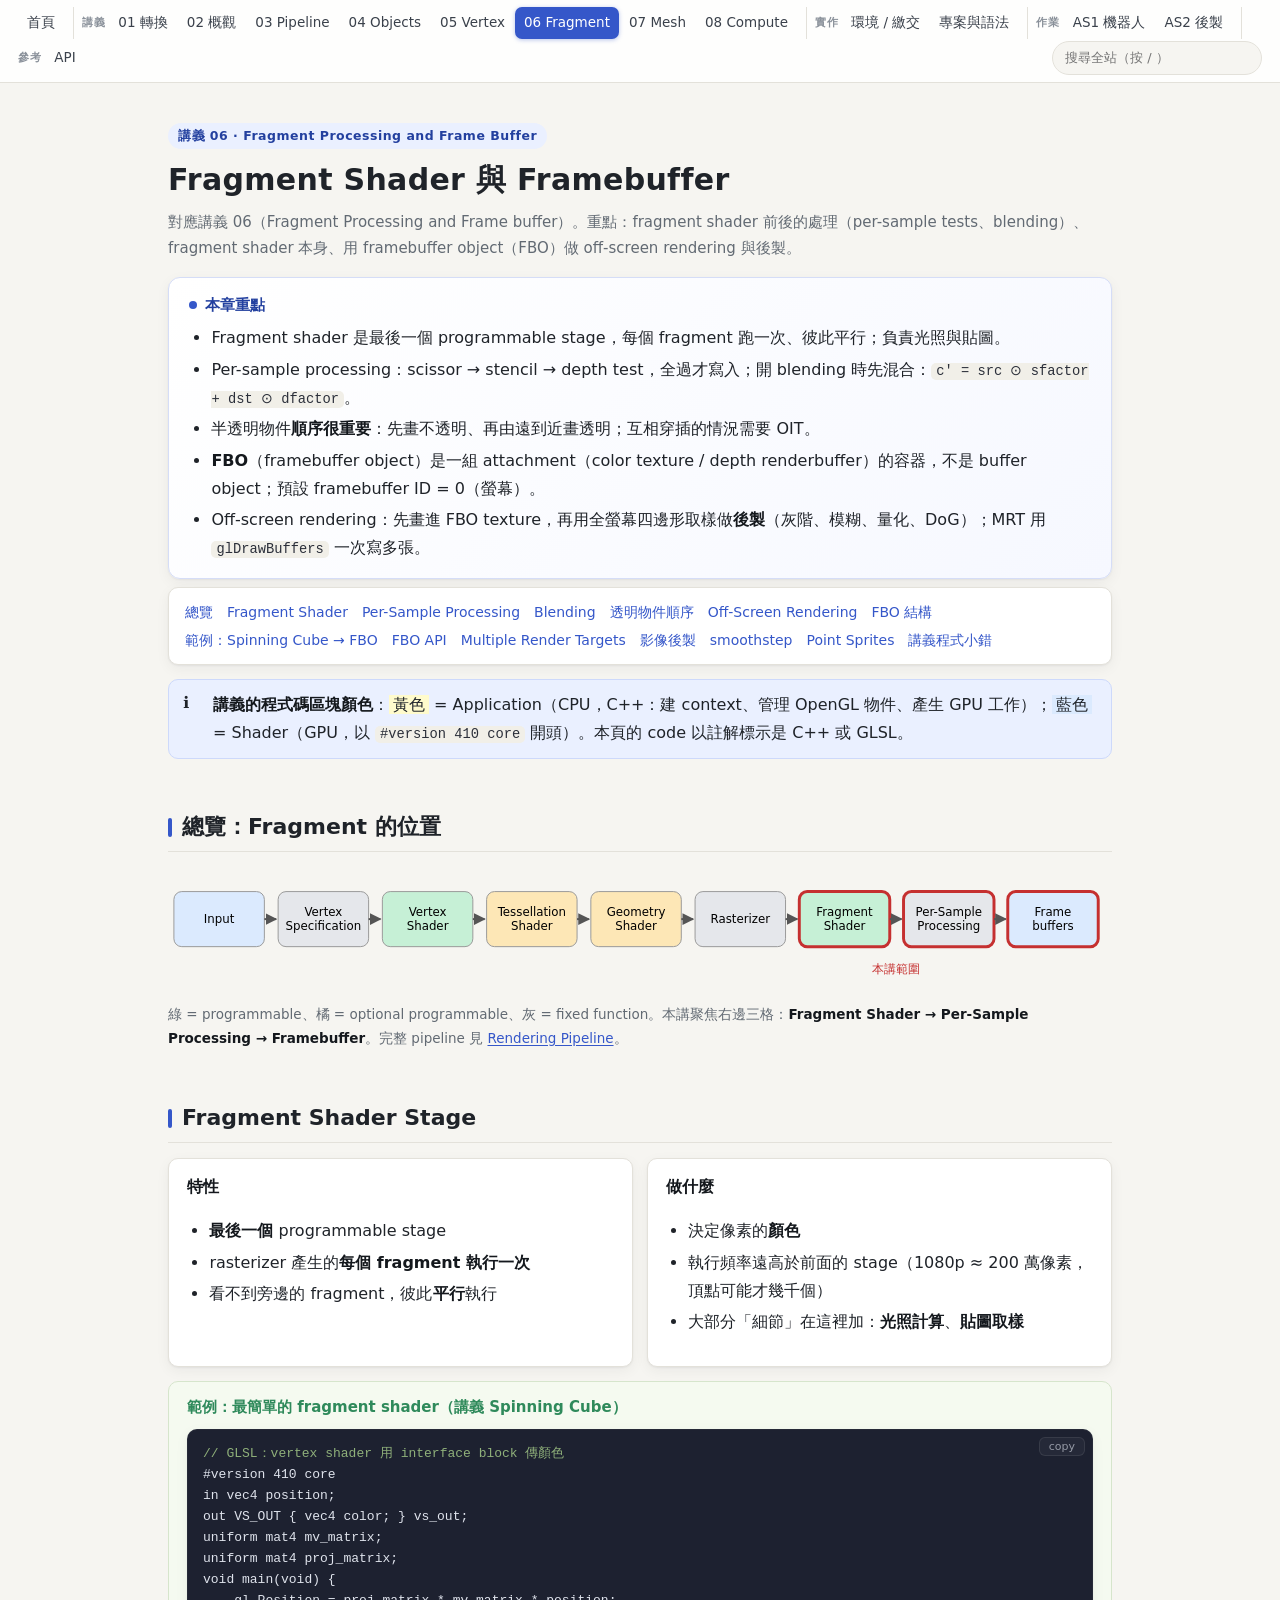
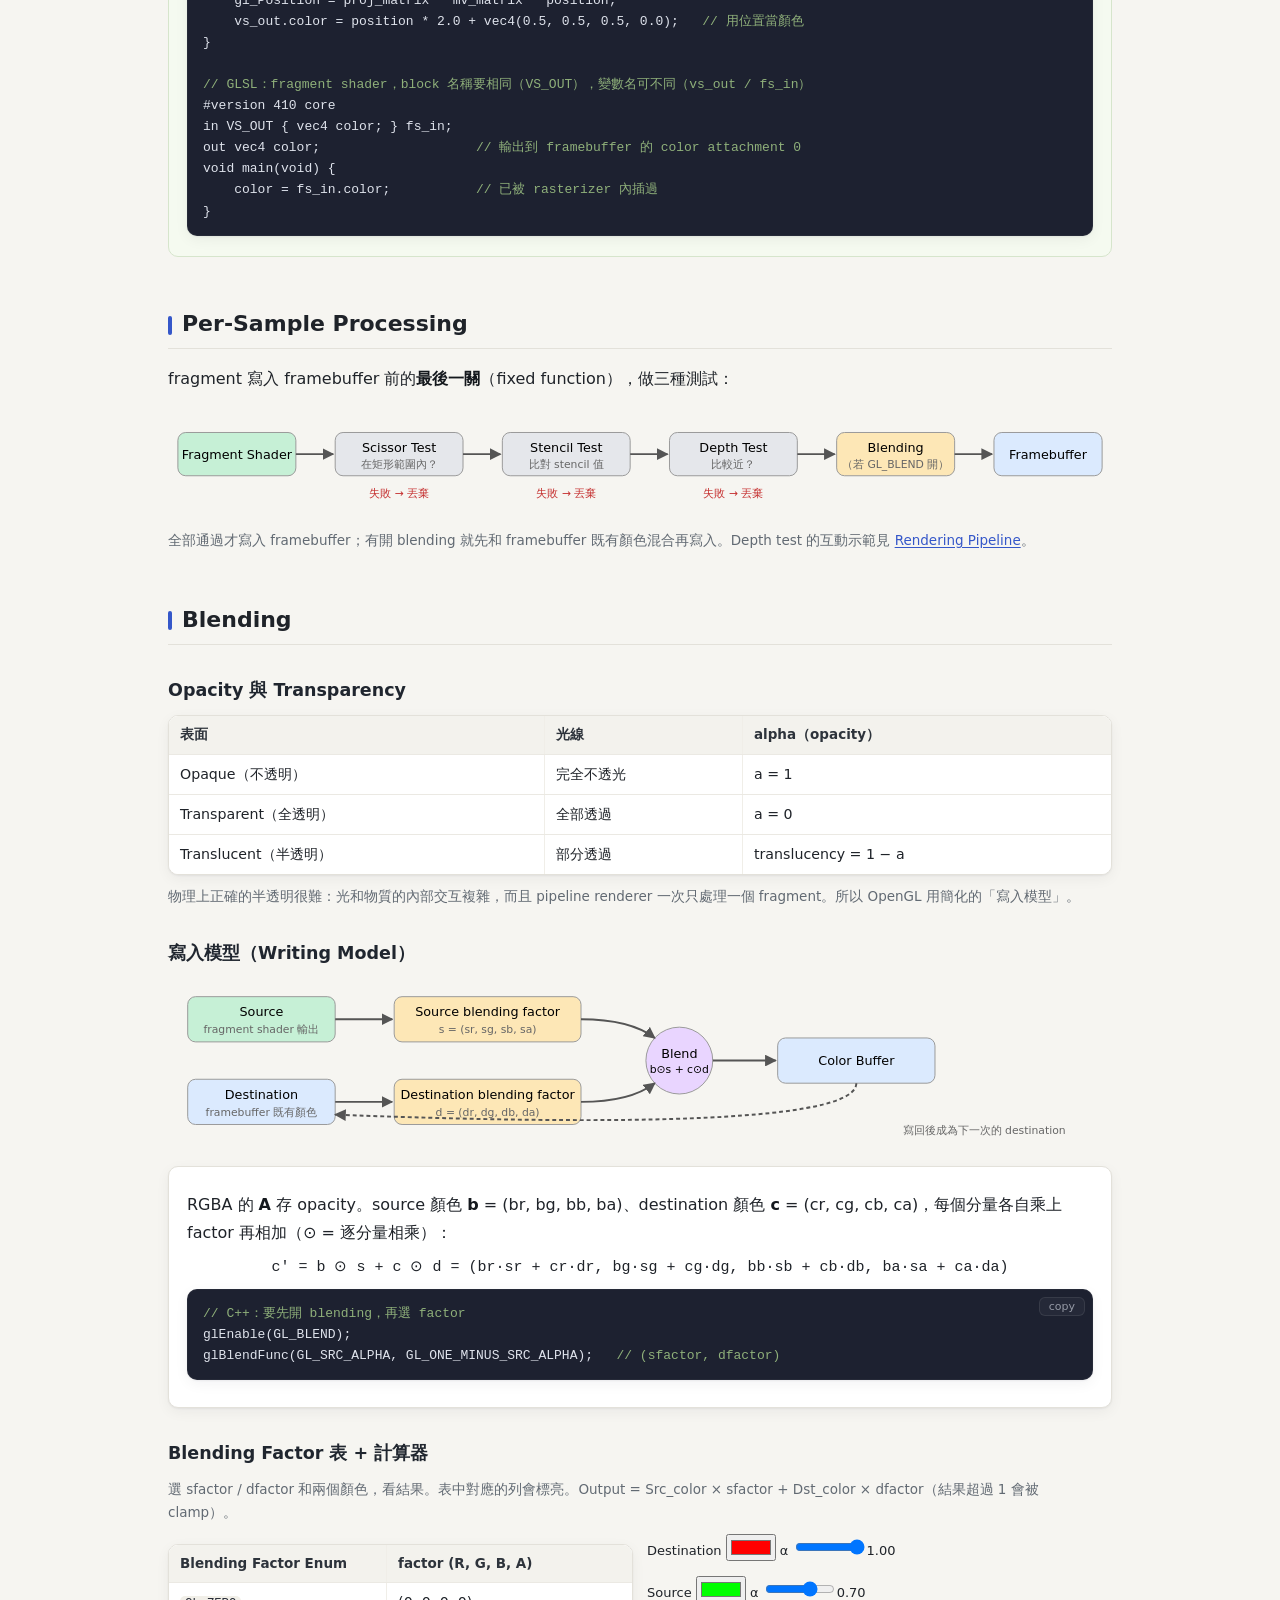
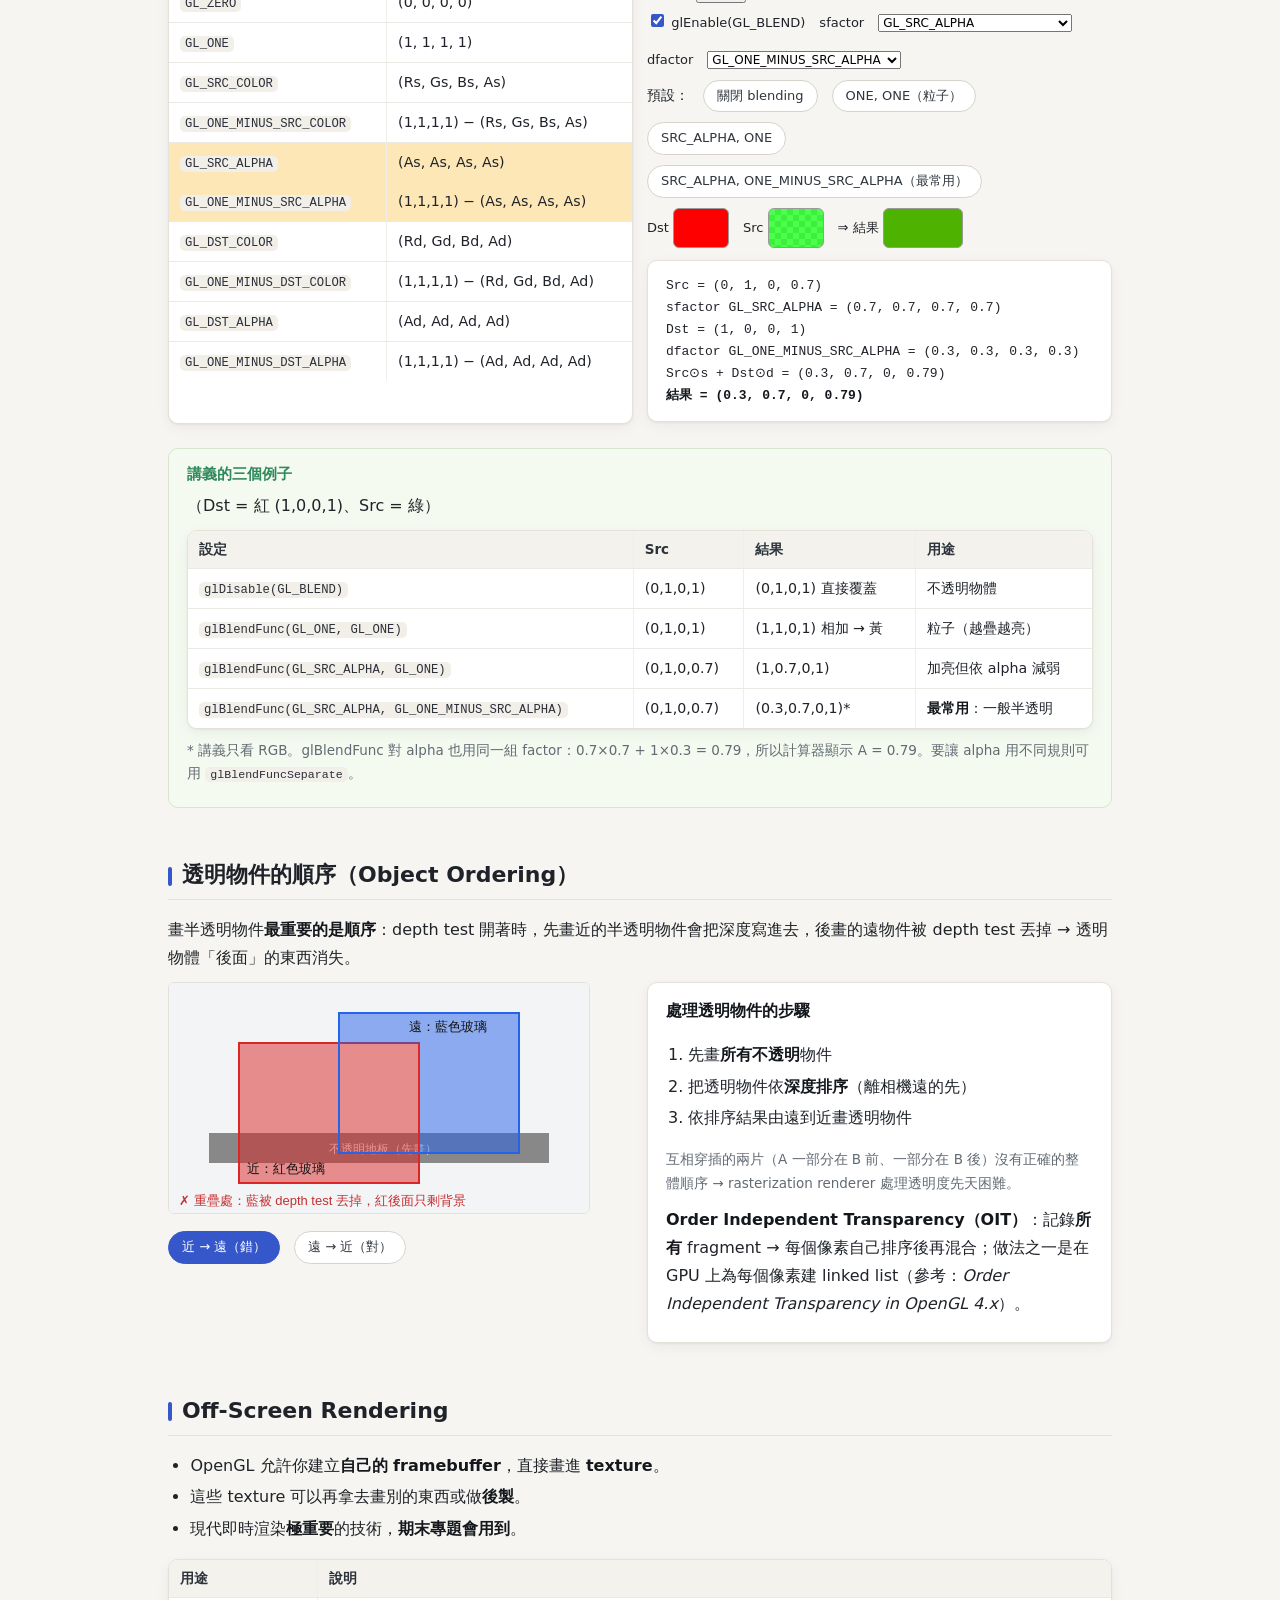
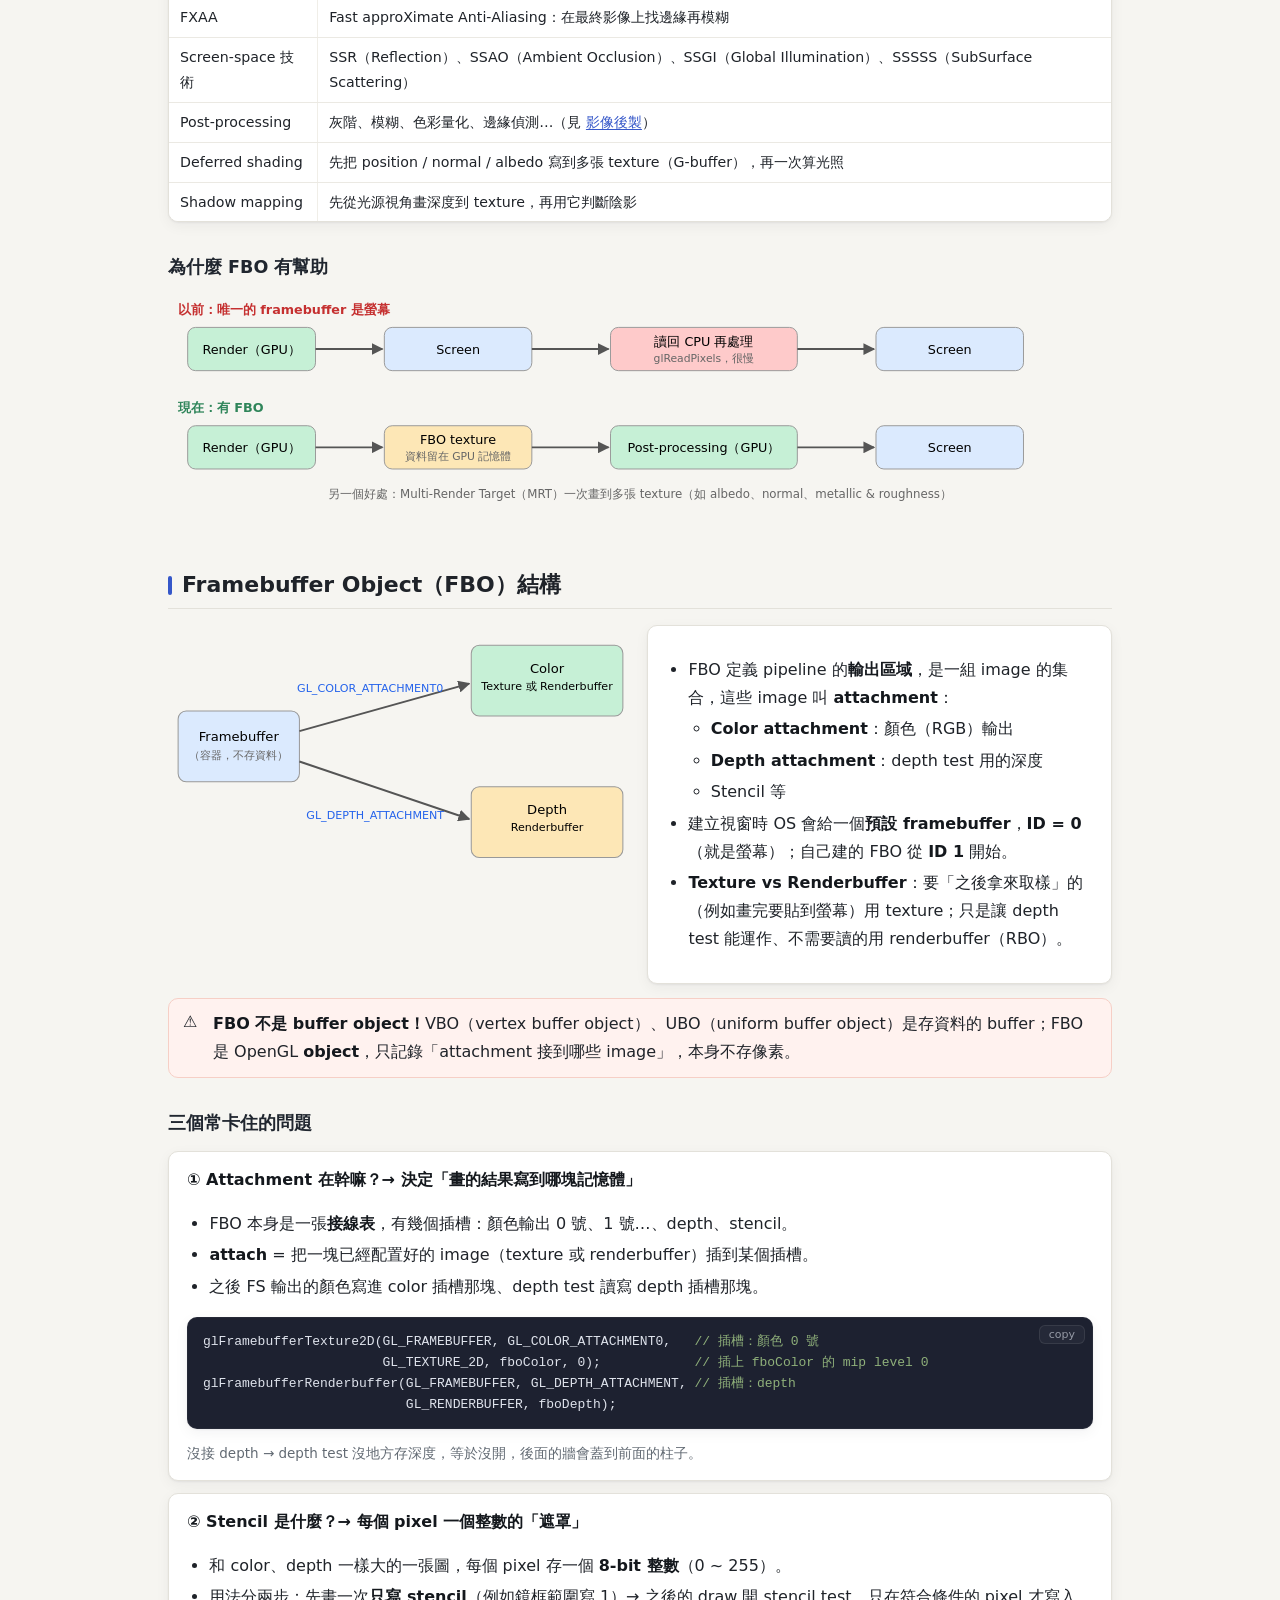
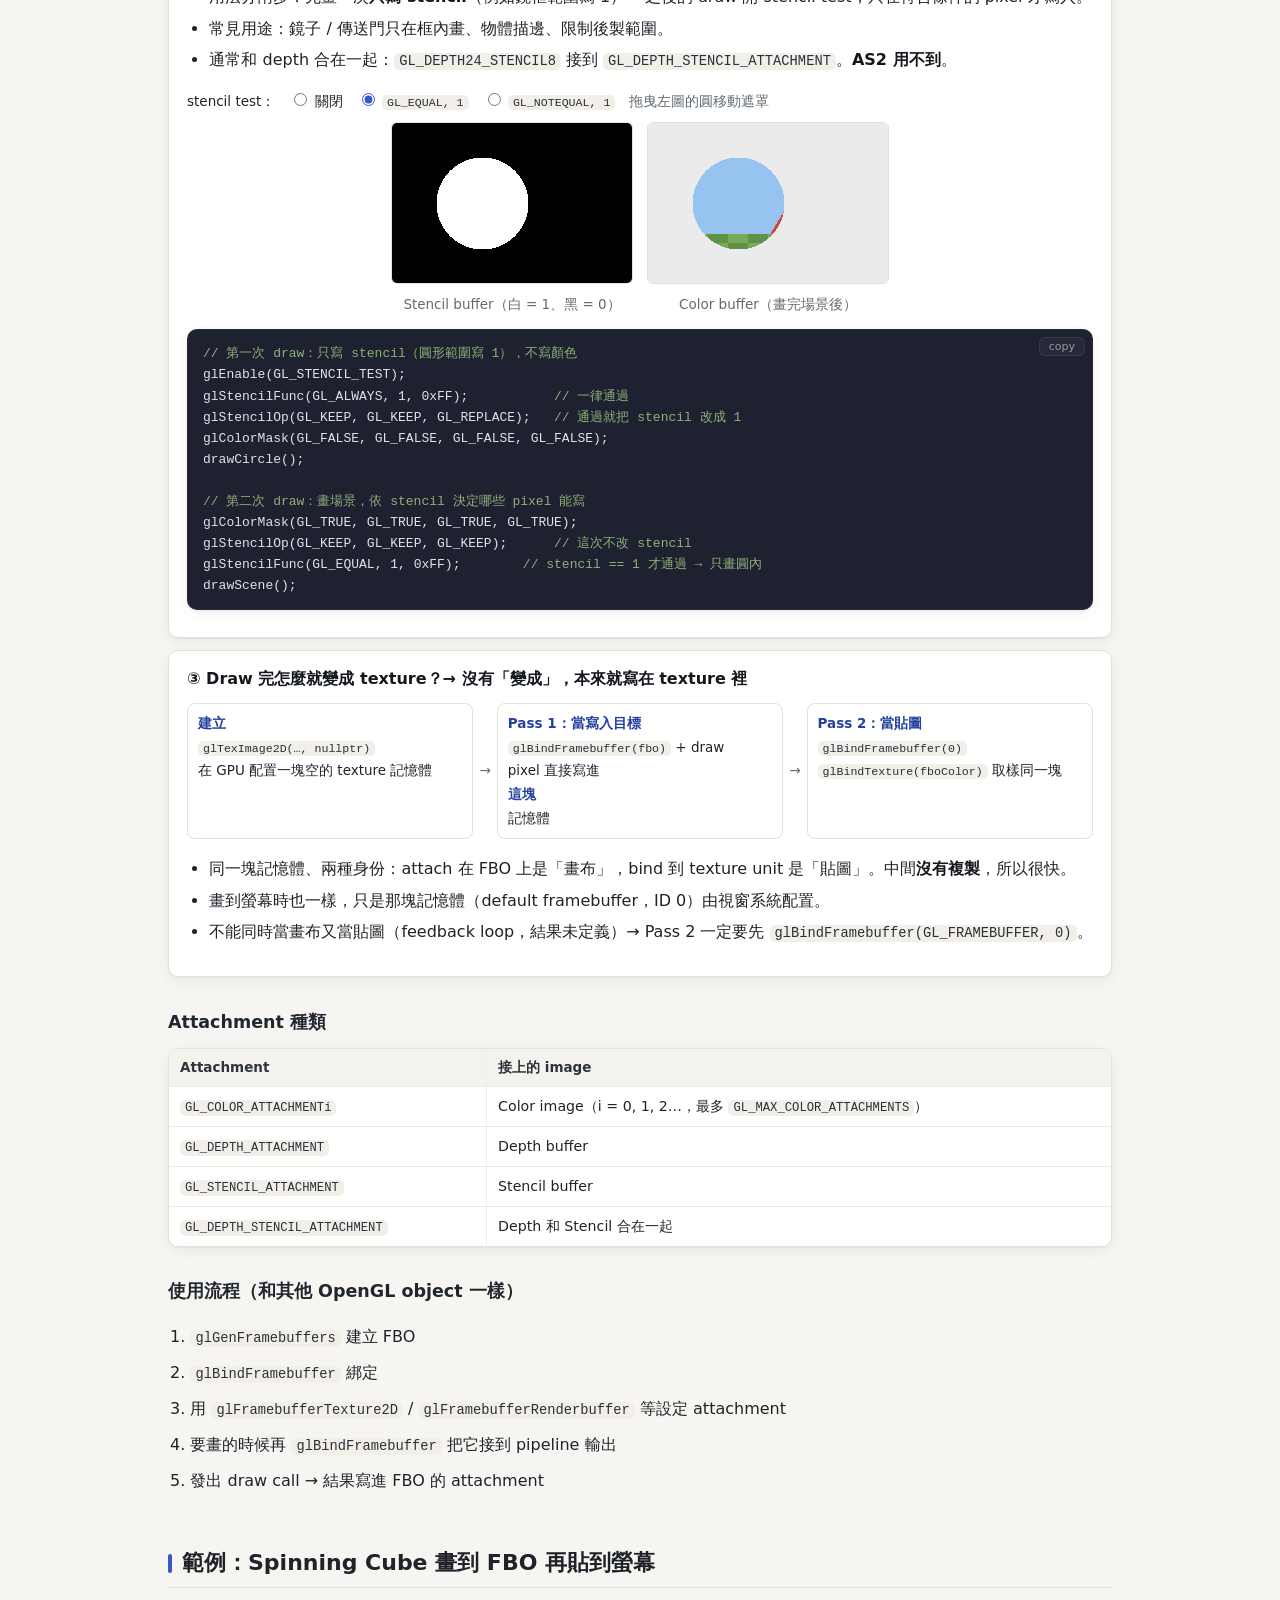
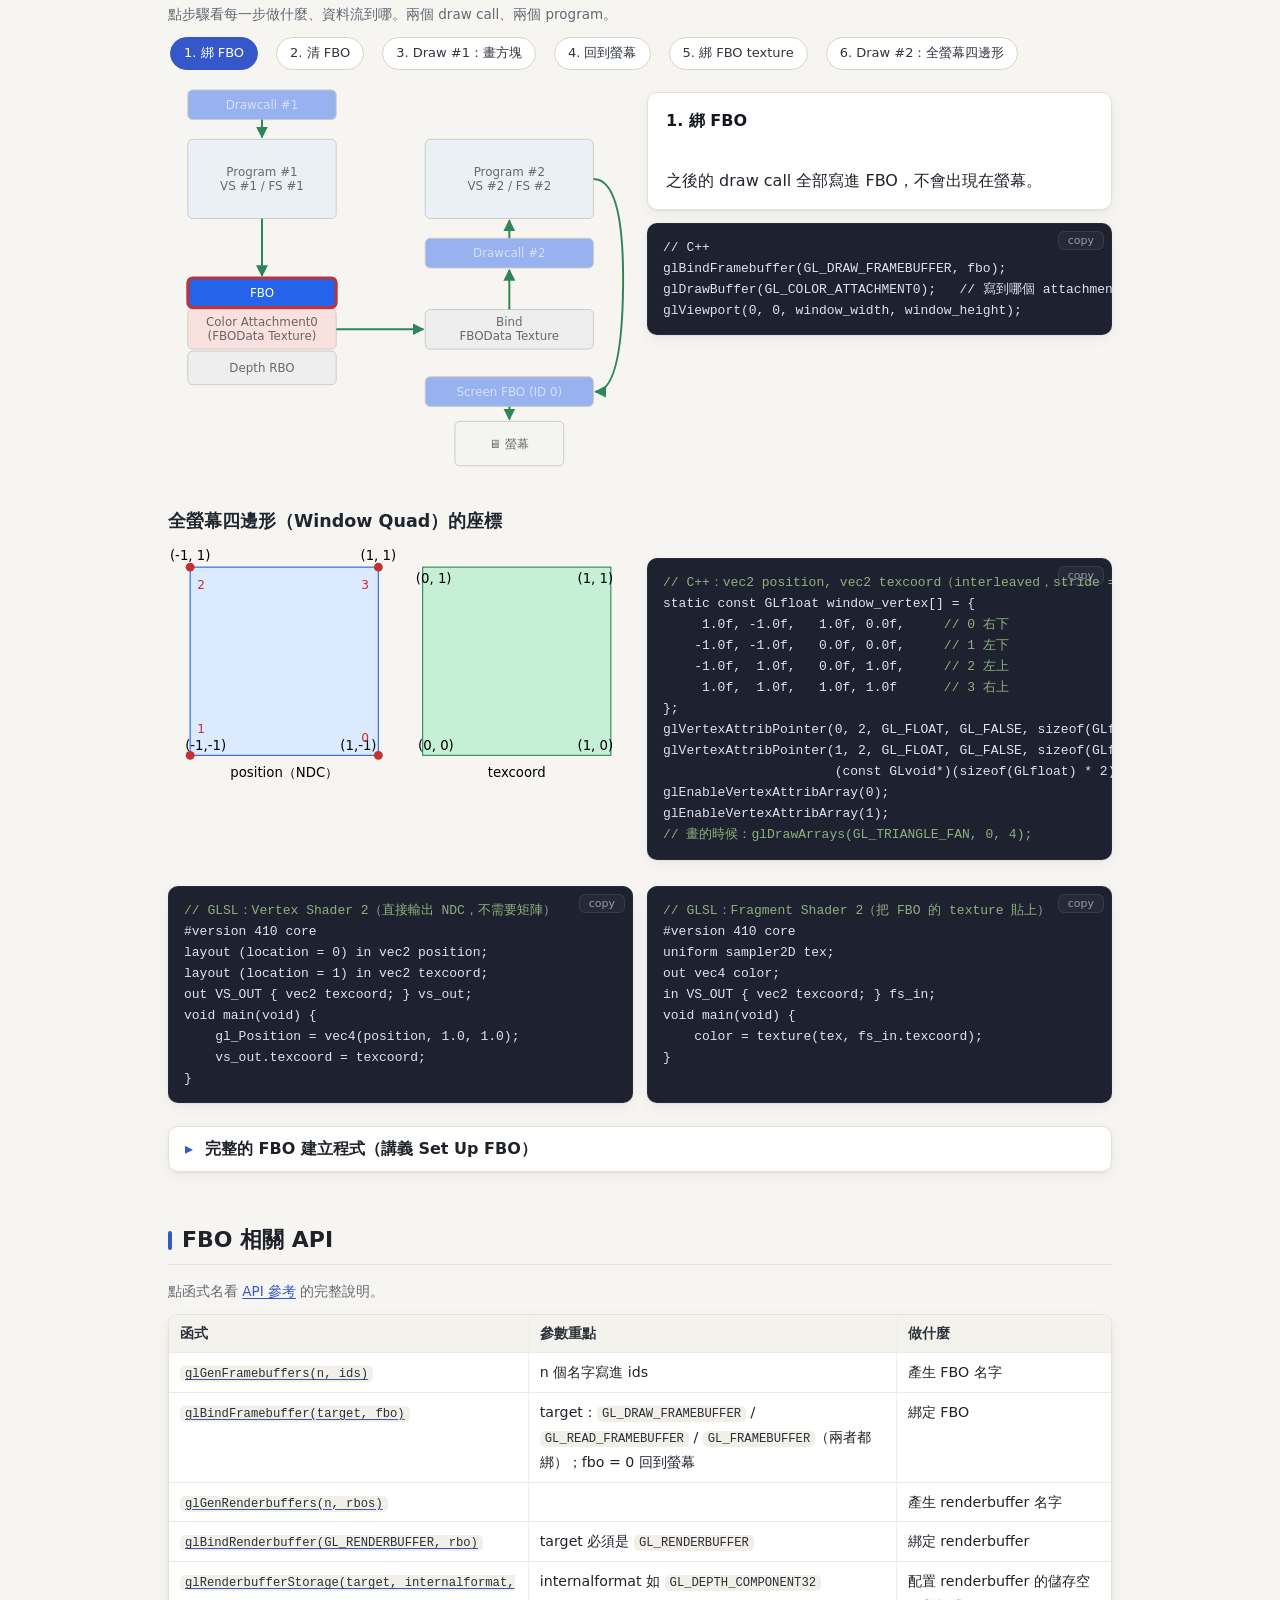
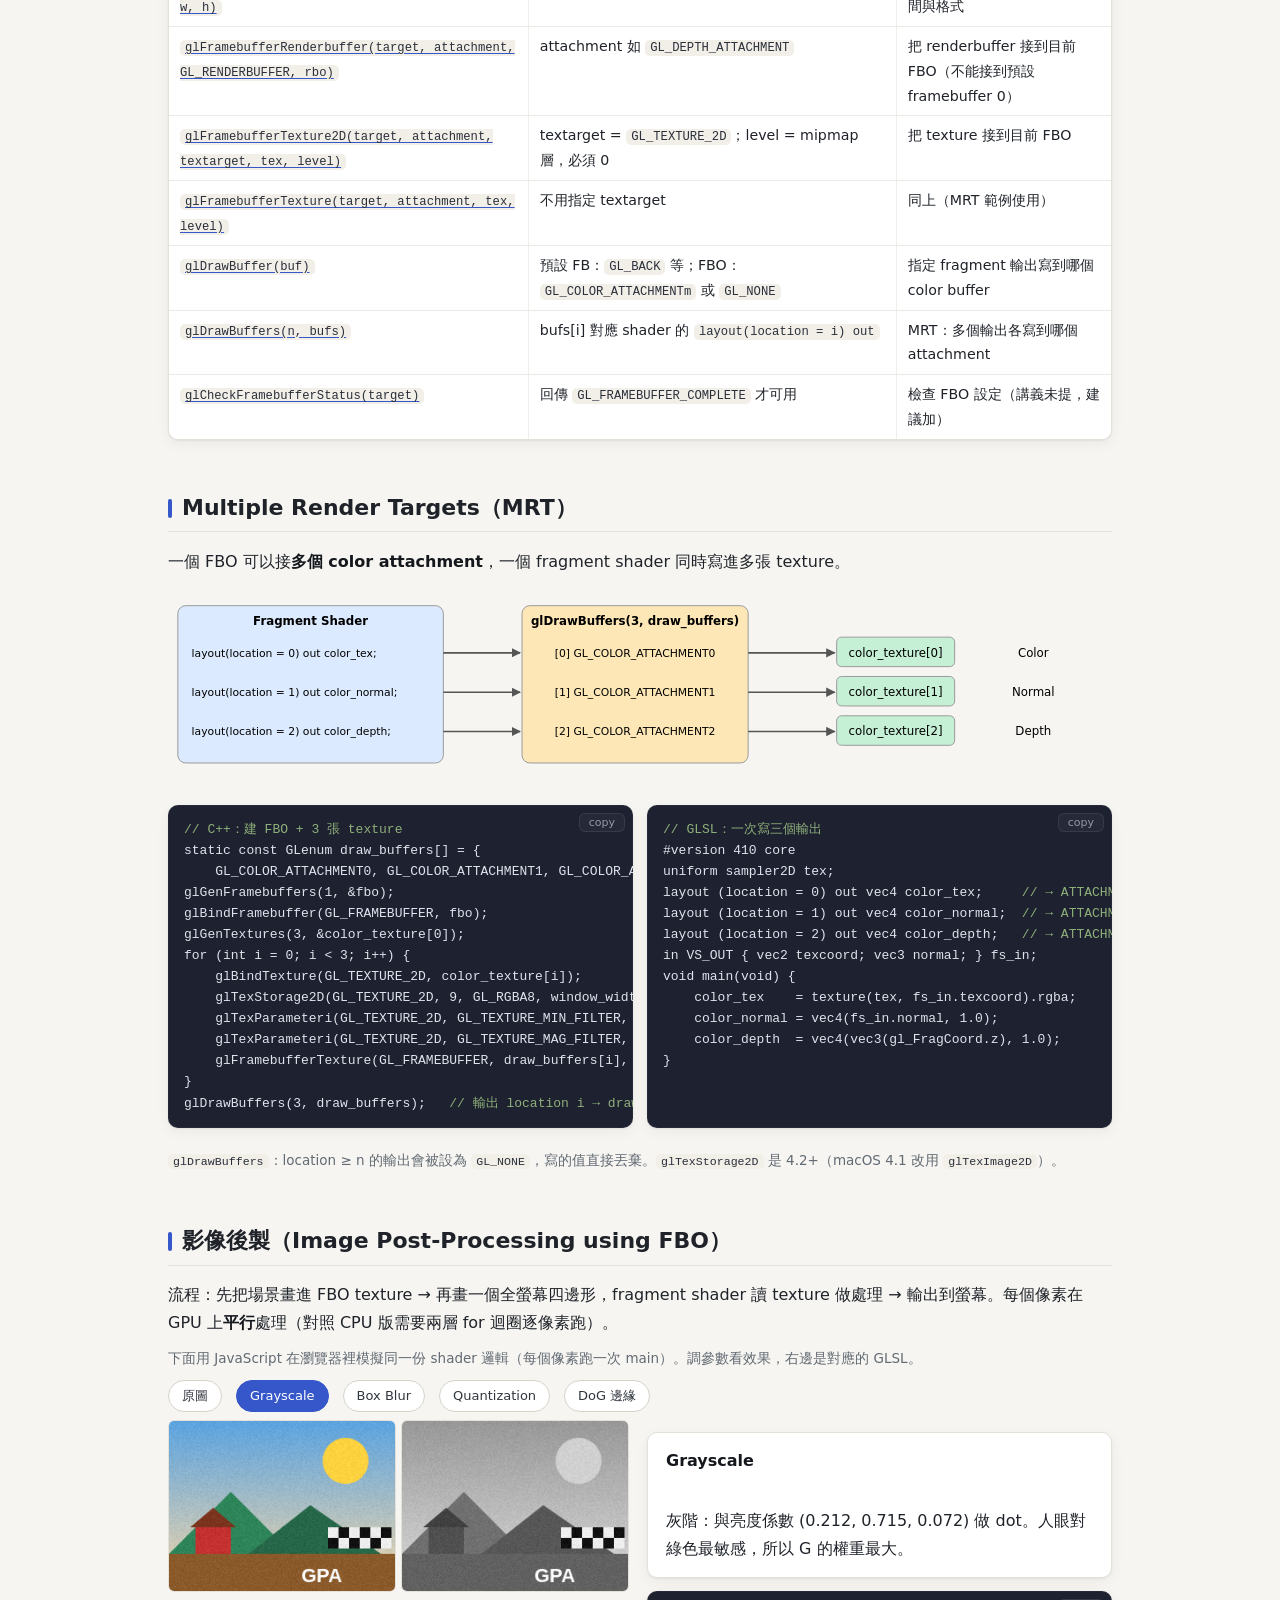
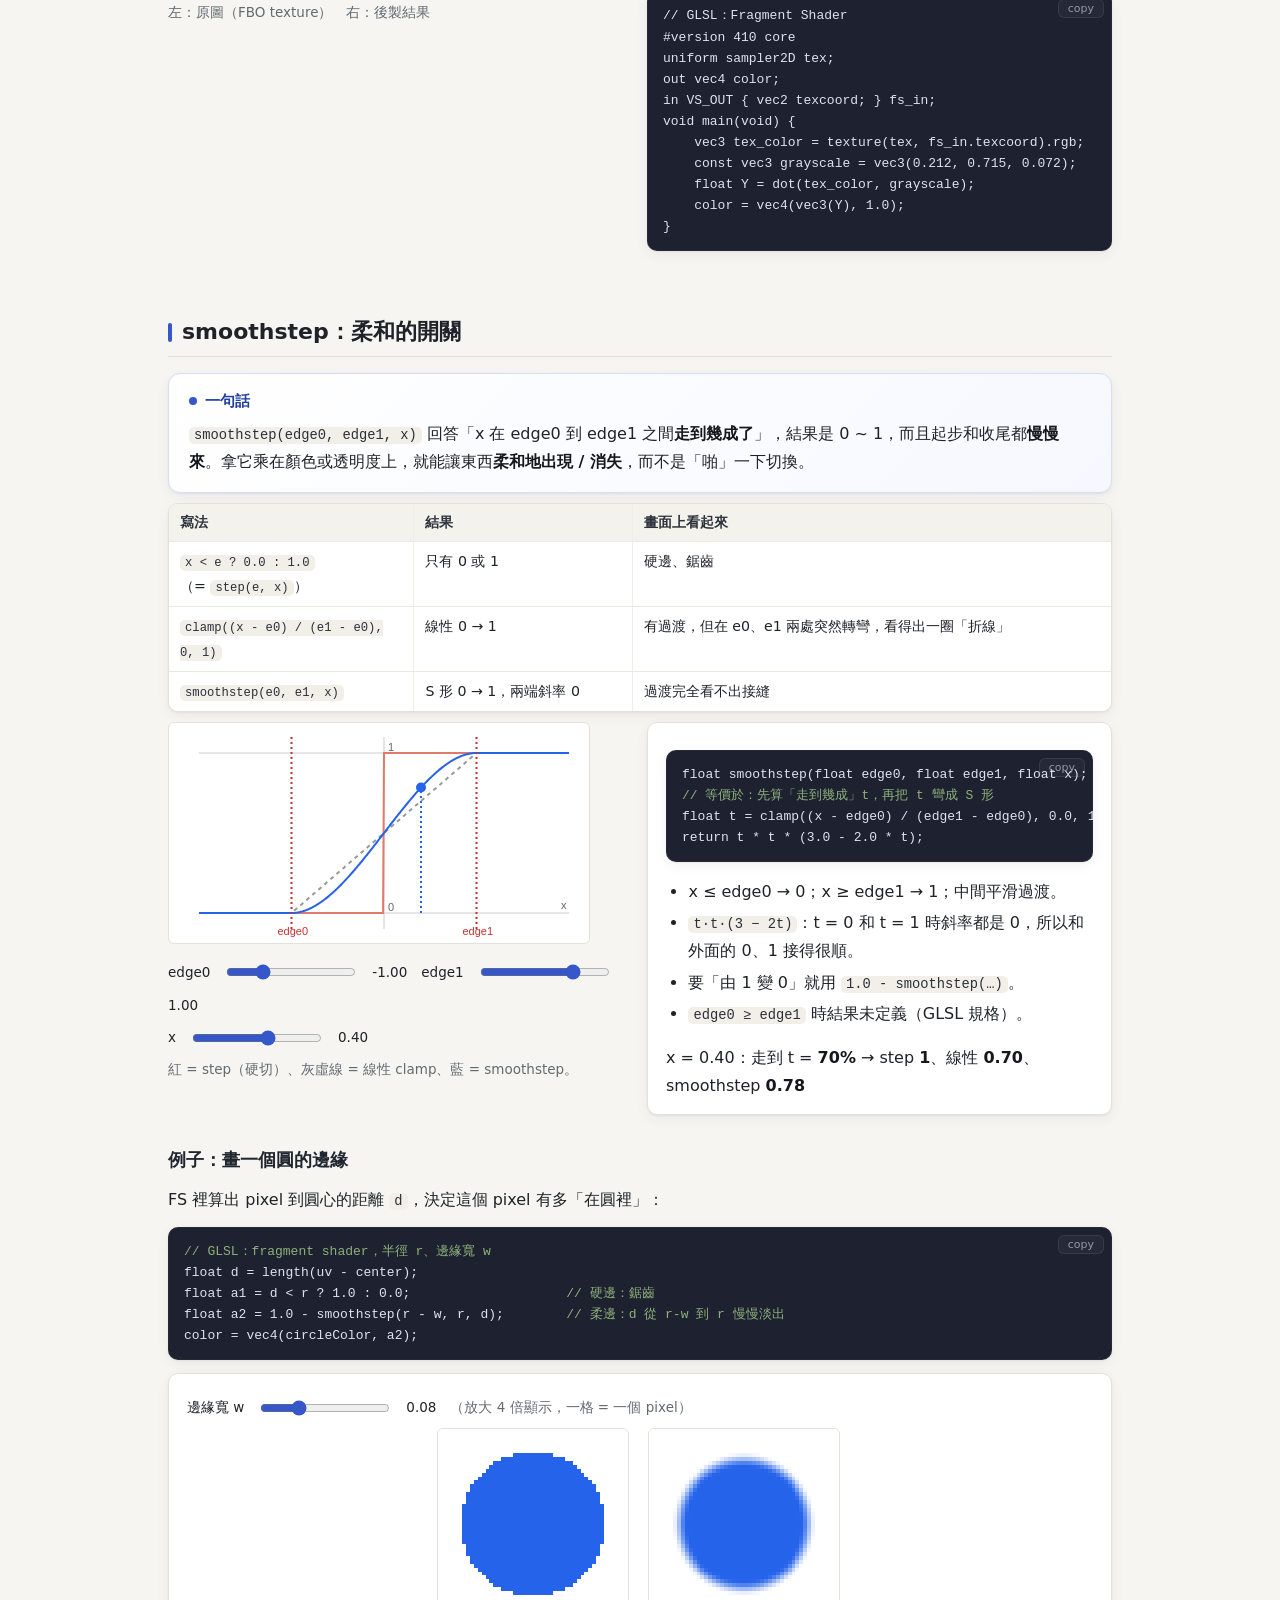
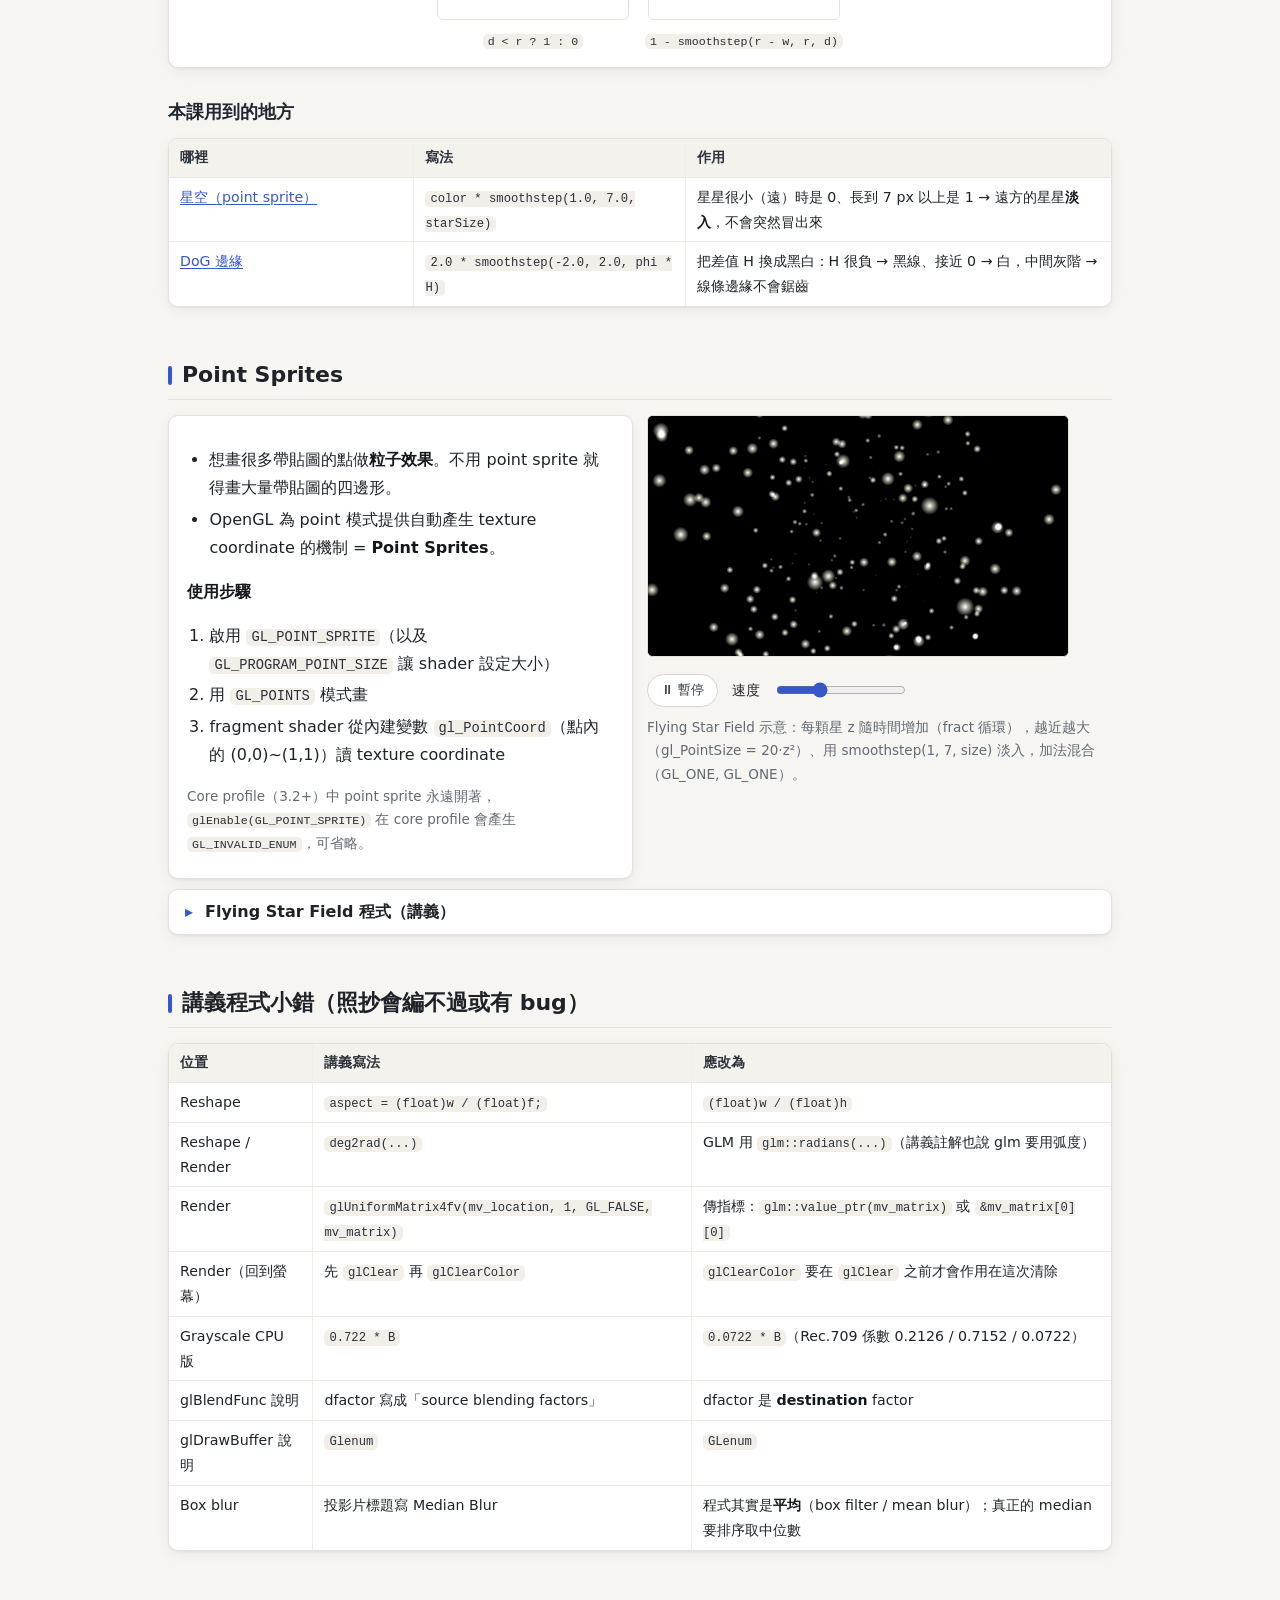
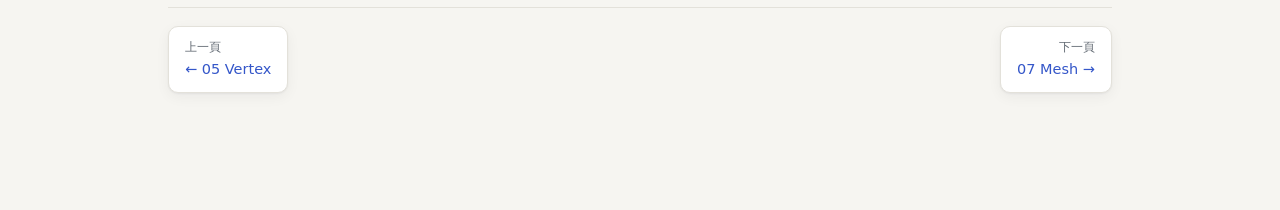
<file: 06-fragment-fbo.html>
<!doctype html>
<html lang="zh-Hant"><head><meta charset="utf-8"><meta name="viewport" content="width=device-width,initial-scale=1">
<title>Fragment Shader 與 Framebuffer</title><link rel="stylesheet" href="style.css">
<style>
canvas{border:1px solid var(--line);border-radius:6px;background:#fff}
.sw{display:inline-block;width:56px;height:40px;border-radius:6px;border:1px solid #999;vertical-align:middle}
.blendRow{display:flex;gap:14px;align-items:center;flex-wrap:wrap;font-size:13px}
.blendRow select{font:inherit;font-size:12px}
#bfTbl tr.on td{background:#fde7b6}
#fboSteps button{margin:2px}
.kgrid{display:inline-grid;gap:2px;vertical-align:top}
.kgrid div{width:22px;height:22px;font:10px ui-monospace,monospace;display:flex;align-items:center;justify-content:center;background:#dbeafe;border-radius:3px}
.kgrid div.c{background:#f6ad55}
.qbar{display:flex;height:26px;border:1px solid #999;border-radius:4px;overflow:hidden;font:11px ui-monospace,monospace}
.qbar div{flex:1;display:flex;align-items:center;justify-content:center;border-right:1px solid #fff;color:#fff;text-shadow:0 0 2px #000}
svg text{font-family:system-ui,sans-serif}
.hl rect.box{transition:fill .2s}
</style></head>
<body><main>
<p class="kicker">講義 06 · Fragment Processing and Frame Buffer</p>
<h1>Fragment Shader 與 Framebuffer</h1>
<p class="mut">對應講義 06（Fragment Processing and Frame buffer）。重點：fragment shader 前後的處理（per-sample tests、blending）、fragment shader 本身、用 framebuffer object（FBO）做 off-screen rendering 與後製。</p>
<div class="key"><b>本章重點</b>
<ul>
<li>Fragment shader 是最後一個 programmable stage，每個 fragment 跑一次、彼此平行；負責光照與貼圖。</li>
<li>Per-sample processing：scissor → stencil → depth test，全過才寫入；開 blending 時先混合：<code>c′ = src ⊙ sfactor + dst ⊙ dfactor</code>。</li>
<li>半透明物件<b>順序很重要</b>：先畫不透明、再由遠到近畫透明；互相穿插的情況需要 OIT。</li>
<li><b>FBO</b>（framebuffer object）是一組 attachment（color texture / depth renderbuffer）的容器，不是 buffer object；預設 framebuffer ID = 0（螢幕）。</li>
<li>Off-screen rendering：先畫進 FBO texture，再用全螢幕四邊形取樣做<b>後製</b>（灰階、模糊、量化、DoG）；MRT 用 <code>glDrawBuffers</code> 一次寫多張。</li>
</ul></div>
<div class="toc"><a href="#overview">總覽</a><a href="#fs">Fragment Shader</a><a href="#persample">Per-Sample Processing</a><a href="#blend">Blending</a><a href="#order">透明物件順序</a><a href="#offscreen">Off-Screen Rendering</a><a href="#fbo">FBO 結構</a><a href="#cube">範例：Spinning Cube → FBO</a><a href="#fboapi">FBO API</a><a href="#mrt">Multiple Render Targets</a><a href="#post">影像後製</a><a href="#smooth">smoothstep</a><a href="#sprite">Point Sprites</a><a href="#errata">講義程式小錯</a></div>

<div class="note"><b>講義的程式碼區塊顏色</b>：<span style="background:#fffbcc;padding:0 4px">黃色</span> = Application（CPU，C++：建 context、管理 OpenGL 物件、產生 GPU 工作）；<span style="background:#dbeafe;padding:0 4px">藍色</span> = Shader（GPU，以 <code>#version 410 core</code> 開頭）。本頁的 code 以註解標示是 C++ 或 GLSL。</div>

<!-- ============================================================ -->
<h2 id="overview">總覽：Fragment 的位置</h2>
<svg viewBox="0 0 960 120" style="width:100%" font-size="12" text-anchor="middle" id="pipeSvg"></svg>
<p class="mut">綠 = programmable、橘 = optional programmable、灰 = fixed function。本講聚焦右邊三格：<b>Fragment Shader → Per-Sample Processing → Framebuffer</b>。完整 pipeline 見 <a href="01-pipeline.html#pipeline">Rendering Pipeline</a>。</p>

<!-- ============================================================ -->
<h2 id="fs">Fragment Shader Stage</h2>
<div class="grid2">
<div class="card"><b>特性</b>
<ul><li><b>最後一個</b> programmable stage</li>
<li>rasterizer 產生的<b>每個 fragment 執行一次</b></li>
<li>看不到旁邊的 fragment，彼此<b>平行</b>執行</li></ul></div>
<div class="card"><b>做什麼</b>
<ul><li>決定像素的<b>顏色</b></li>
<li>執行頻率遠高於前面的 stage（1080p ≈ 200 萬像素，頂點可能才幾千個）</li>
<li>大部分「細節」在這裡加：<b>光照計算</b>、<b>貼圖取樣</b></li></ul></div>
</div>
<div class="ex"><b>範例：最簡單的 fragment shader（講義 Spinning Cube）</b>
<pre><code><span class="c">// GLSL：vertex shader 用 interface block 傳顏色</span>
#version 410 core
in vec4 position;
out VS_OUT { vec4 color; } vs_out;
uniform mat4 mv_matrix;
uniform mat4 proj_matrix;
void main(void) {
    gl_Position = proj_matrix * mv_matrix * position;
    vs_out.color = position * 2.0 + vec4(0.5, 0.5, 0.5, 0.0);   <span class="c">// 用位置當顏色</span>
}

<span class="c">// GLSL：fragment shader，block 名稱要相同（VS_OUT），變數名可不同（vs_out / fs_in）</span>
#version 410 core
in VS_OUT { vec4 color; } fs_in;
out vec4 color;                    <span class="c">// 輸出到 framebuffer 的 color attachment 0</span>
void main(void) {
    color = fs_in.color;           <span class="c">// 已被 rasterizer 內插過</span>
}</code></pre></div>

<!-- ============================================================ -->
<h2 id="persample">Per-Sample Processing</h2>
<p>fragment 寫入 framebuffer 前的<b>最後一關</b>（fixed function），做三種測試：</p>
<svg viewBox="0 0 960 110" style="width:100%" font-size="13" text-anchor="middle">
<defs><marker id="ar" viewBox="0 0 10 10" refX="9" refY="5" markerWidth="6" markerHeight="6" orient="auto"><path d="M0 0L10 5L0 10z" fill="#555"/></marker></defs>
<g stroke="#999"><rect x="10" y="30" width="120" height="44" rx="8" fill="#c6f0d6"/><rect x="170" y="30" width="130" height="44" rx="8" fill="#e5e7eb"/><rect x="340" y="30" width="130" height="44" rx="8" fill="#e5e7eb"/><rect x="510" y="30" width="130" height="44" rx="8" fill="#e5e7eb"/><rect x="680" y="30" width="120" height="44" rx="8" fill="#fde7b6"/><rect x="840" y="30" width="110" height="44" rx="8" fill="#dbeafe"/></g>
<text x="70" y="57">Fragment Shader</text><text x="235" y="50">Scissor Test</text><text x="235" y="66" font-size="11" fill="#666">在矩形範圍內？</text>
<text x="405" y="50">Stencil Test</text><text x="405" y="66" font-size="11" fill="#666">比對 stencil 值</text>
<text x="575" y="50">Depth Test</text><text x="575" y="66" font-size="11" fill="#666">比較近？</text>
<text x="740" y="50">Blending</text><text x="740" y="66" font-size="11" fill="#666">（若 GL_BLEND 開）</text><text x="895" y="57">Framebuffer</text>
<g stroke="#555" stroke-width="2" marker-end="url(#ar)"><path d="M130 52h38"/><path d="M300 52h38"/><path d="M470 52h38"/><path d="M640 52h38"/><path d="M800 52h38"/></g>
<g fill="#c53030" font-size="11"><text x="235" y="96">失敗 → 丟棄</text><text x="405" y="96">失敗 → 丟棄</text><text x="575" y="96">失敗 → 丟棄</text></g>
</svg>
<p class="mut">全部通過才寫入 framebuffer；有開 blending 就先和 framebuffer 既有顏色混合再寫入。Depth test 的互動示範見 <a href="01-pipeline.html#persample">Rendering Pipeline</a>。</p>

<!-- ============================================================ -->
<h2 id="blend">Blending</h2>
<h3>Opacity 與 Transparency</h3>
<table>
<tr><th>表面</th><th>光線</th><th>alpha（opacity）</th></tr>
<tr><td>Opaque（不透明）</td><td>完全不透光</td><td>a = 1</td></tr>
<tr><td>Transparent（全透明）</td><td>全部透過</td><td>a = 0</td></tr>
<tr><td>Translucent（半透明）</td><td>部分透過</td><td>translucency = 1 − a</td></tr>
</table>
<p class="mut">物理上正確的半透明很難：光和物質的內部交互複雜，而且 pipeline renderer 一次只處理一個 fragment。所以 OpenGL 用簡化的「寫入模型」。</p>

<h3>寫入模型（Writing Model）</h3>
<svg viewBox="0 0 960 170" style="width:100%" font-size="13" text-anchor="middle">
<g stroke="#999"><rect x="20" y="20" width="150" height="46" rx="8" fill="#c6f0d6"/><rect x="230" y="20" width="190" height="46" rx="8" fill="#fde7b6"/>
<rect x="20" y="104" width="150" height="46" rx="8" fill="#dbeafe"/><rect x="230" y="104" width="190" height="46" rx="8" fill="#fde7b6"/>
<circle cx="520" cy="85" r="34" fill="#e9d5ff"/><rect x="620" y="62" width="160" height="46" rx="8" fill="#dbeafe"/></g>
<text x="95" y="40">Source</text><text x="95" y="57" font-size="11" fill="#666">fragment shader 輸出</text>
<text x="325" y="40">Source blending factor</text><text x="325" y="57" font-size="11" fill="#666">s = (sr, sg, sb, sa)</text>
<text x="95" y="124">Destination</text><text x="95" y="141" font-size="11" fill="#666">framebuffer 既有顏色</text>
<text x="325" y="124">Destination blending factor</text><text x="325" y="141" font-size="11" fill="#666">d = (dr, dg, db, da)</text>
<text x="520" y="82">Blend</text><text x="520" y="98" font-size="11">b⊙s + c⊙d</text><text x="700" y="90">Color Buffer</text>
<g stroke="#555" stroke-width="2" marker-end="url(#ar)" fill="none"><path d="M170 43h58"/><path d="M170 127h58"/><path d="M420 43 Q470 43 495 62"/><path d="M420 127 Q470 127 495 108"/><path d="M554 85h64"/><path d="M700 108 Q700 160 170 140" stroke-dasharray="4 3"/></g>
<text x="830" y="160" font-size="11" fill="#666">寫回後成為下一次的 destination</text>
</svg>
<div class="card">
<p>RGBA 的 <b>A</b> 存 opacity。source 顏色 <b>b</b> = (br, bg, bb, ba)、destination 顏色 <b>c</b> = (cr, cg, cb, ca)，每個分量各自乘上 factor 再相加（⊙ = 逐分量相乘）：</p>
<p style="text-align:center;font:15px ui-monospace,monospace">c′ = b ⊙ s + c ⊙ d = (br·sr + cr·dr, bg·sg + cg·dg, bb·sb + cb·db, ba·sa + ca·da)</p>
<pre><code><span class="c">// C++：要先開 blending，再選 factor</span>
glEnable(GL_BLEND);
glBlendFunc(GL_SRC_ALPHA, GL_ONE_MINUS_SRC_ALPHA);   <span class="c">// (sfactor, dfactor)</span></code></pre>
</div>

<h3>Blending Factor 表 + 計算器</h3>
<p class="mut">選 sfactor / dfactor 和兩個顏色，看結果。表中對應的列會標亮。Output = Src_color × sfactor + Dst_color × dfactor（結果超過 1 會被 clamp）。</p>
<div class="grid2">
<table id="bfTbl"><tr><th>Blending Factor Enum</th><th>factor (R, G, B, A)</th></tr></table>
<div>
<div class="blendRow">
<span>Destination <input type="color" id="bDst" value="#ff0000"> α <input type="range" id="bDa" min="0" max="100" value="100" style="width:70px"><span id="bDaV"></span></span>
<span>Source <input type="color" id="bSrc" value="#00ff00"> α <input type="range" id="bSa" min="0" max="100" value="70" style="width:70px"><span id="bSaV"></span></span>
</div>
<div class="blendRow" style="margin-top:6px"><label><input type="checkbox" id="bOn" checked> glEnable(GL_BLEND)</label>
sfactor <select id="bSf"></select> dfactor <select id="bDf"></select></div>
<div class="ctrl">預設：<button class="b" data-p="off">關閉 blending</button><button class="b" data-p="add">ONE, ONE（粒子）</button><button class="b" data-p="sa1">SRC_ALPHA, ONE</button><button class="b" data-p="std">SRC_ALPHA, ONE_MINUS_SRC_ALPHA（最常用）</button></div>
<div class="blendRow" style="margin:10px 0"><span>Dst <span class="sw" id="swD"></span></span><span>Src <span class="sw" id="swS"></span></span><span>⇒ 結果 <span class="sw" id="swR" style="width:80px"></span></span></div>
<div class="card" id="bOut" style="font:13px/1.7 ui-monospace,monospace"></div>
</div></div>
<div class="ex"><b>講義的三個例子</b>（Dst = 紅 (1,0,0,1)、Src = 綠）
<table><tr><th>設定</th><th>Src</th><th>結果</th><th>用途</th></tr>
<tr><td><code>glDisable(GL_BLEND)</code></td><td>(0,1,0,1)</td><td>(0,1,0,1) 直接覆蓋</td><td>不透明物體</td></tr>
<tr><td><code>glBlendFunc(GL_ONE, GL_ONE)</code></td><td>(0,1,0,1)</td><td>(1,1,0,1) 相加 → 黃</td><td>粒子（越疊越亮）</td></tr>
<tr><td><code>glBlendFunc(GL_SRC_ALPHA, GL_ONE)</code></td><td>(0,1,0,0.7)</td><td>(1,0.7,0,1)</td><td>加亮但依 alpha 減弱</td></tr>
<tr><td><code>glBlendFunc(GL_SRC_ALPHA, GL_ONE_MINUS_SRC_ALPHA)</code></td><td>(0,1,0,0.7)</td><td>(0.3,0.7,0,1)*</td><td><b>最常用</b>：一般半透明</td></tr>
</table>
<p class="mut">* 講義只看 RGB。glBlendFunc 對 alpha 也用同一組 factor：0.7×0.7 + 1×0.3 = 0.79，所以計算器顯示 A = 0.79。要讓 alpha 用不同規則可用 <code>glBlendFuncSeparate</code>。</p></div>

<!-- ============================================================ -->
<h2 id="order">透明物件的順序（Object Ordering）</h2>
<p>畫半透明物件<b>最重要的是順序</b>：depth test 開著時，先畫近的半透明物件會把深度寫進去，後畫的遠物件被 depth test 丟掉 → 透明物體「後面」的東西消失。</p>
<div class="grid2">
<div><canvas id="ordCv" width="420" height="230"></canvas>
<div class="ctrl"><button class="b on" data-o="bad">近 → 遠（錯）</button><button class="b" data-o="good">遠 → 近（對）</button></div></div>
<div class="card"><b>處理透明物件的步驟</b>
<ol><li>先畫<b>所有不透明</b>物件</li><li>把透明物件依<b>深度排序</b>（離相機遠的先）</li><li>依排序結果由遠到近畫透明物件</li></ol>
<p class="mut">互相穿插的兩片（A 一部分在 B 前、一部分在 B 後）沒有正確的整體順序 → rasterization renderer 處理透明度先天困難。</p>
<p><b>Order Independent Transparency（OIT）</b>：記錄<b>所有</b> fragment → 每個像素自己排序後再混合；做法之一是在 GPU 上為每個像素建 linked list（參考：<i>Order Independent Transparency in OpenGL 4.x</i>）。</p></div>
</div>

<!-- ============================================================ -->
<h2 id="offscreen">Off-Screen Rendering</h2>
<ul>
<li>OpenGL 允許你建立<b>自己的 framebuffer</b>，直接畫進 <b>texture</b>。</li>
<li>這些 texture 可以再拿去畫別的東西或做<b>後製</b>。</li>
<li>現代即時渲染<b>極重要</b>的技術，<b>期末專題會用到</b>。</li>
</ul>
<table>
<tr><th>用途</th><th>說明</th></tr>
<tr><td>FXAA</td><td>Fast approXimate Anti-Aliasing：在最終影像上找邊緣再模糊</td></tr>
<tr><td>Screen-space 技術</td><td>SSR（Reflection）、SSAO（Ambient Occlusion）、SSGI（Global Illumination）、SSSSS（SubSurface Scattering）</td></tr>
<tr><td>Post-processing</td><td>灰階、模糊、色彩量化、邊緣偵測…（見 <a href="#post">影像後製</a>）</td></tr>
<tr><td>Deferred shading</td><td>先把 position / normal / albedo 寫到多張 texture（G-buffer），再一次算光照</td></tr>
<tr><td>Shadow mapping</td><td>先從光源視角畫深度到 texture，再用它判斷陰影</td></tr>
</table>

<h3>為什麼 FBO 有幫助</h3>
<svg viewBox="0 0 960 220" style="width:100%" font-size="13" text-anchor="middle">
<text x="10" y="22" text-anchor="start" font-weight="600" fill="#c53030">以前：唯一的 framebuffer 是螢幕</text>
<g stroke="#999"><rect x="20" y="36" width="130" height="44" rx="8" fill="#c6f0d6"/><rect x="220" y="36" width="150" height="44" rx="8" fill="#dbeafe"/><rect x="450" y="36" width="190" height="44" rx="8" fill="#fecaca"/><rect x="720" y="36" width="150" height="44" rx="8" fill="#dbeafe"/></g>
<text x="85" y="63">Render（GPU）</text><text x="295" y="63">Screen</text><text x="545" y="55">讀回 CPU 再處理</text><text x="545" y="71" font-size="11" fill="#666">glReadPixels，很慢</text><text x="795" y="63">Screen</text>
<g stroke="#555" stroke-width="2" marker-end="url(#ar)"><path d="M150 58h68"/><path d="M370 58h78"/><path d="M640 58h78"/></g>
<text x="10" y="122" text-anchor="start" font-weight="600" fill="#2f855a">現在：有 FBO</text>
<g stroke="#999"><rect x="20" y="136" width="130" height="44" rx="8" fill="#c6f0d6"/><rect x="220" y="136" width="150" height="44" rx="8" fill="#fde7b6"/><rect x="450" y="136" width="190" height="44" rx="8" fill="#c6f0d6"/><rect x="720" y="136" width="150" height="44" rx="8" fill="#dbeafe"/></g>
<text x="85" y="163">Render（GPU）</text><text x="295" y="155">FBO texture</text><text x="295" y="171" font-size="11" fill="#666">資料留在 GPU 記憶體</text><text x="545" y="163">Post-processing（GPU）</text><text x="795" y="163">Screen</text>
<g stroke="#555" stroke-width="2" marker-end="url(#ar)"><path d="M150 158h68"/><path d="M370 158h78"/><path d="M640 158h78"/></g>
<text x="480" y="210" font-size="12" fill="#666">另一個好處：Multi-Render Target（MRT）一次畫到多張 texture（如 albedo、normal、metallic &amp; roughness）</text>
</svg>

<!-- ============================================================ -->
<h2 id="fbo">Framebuffer Object（FBO）結構</h2>
<div class="grid2">
<svg viewBox="0 0 460 250" style="width:100%" font-size="13" text-anchor="middle">
<rect x="10" y="85" width="120" height="70" rx="8" fill="#dbeafe" stroke="#999"/><text x="70" y="115">Framebuffer</text><text x="70" y="133" font-size="11" fill="#666">（容器，不存資料）</text>
<rect x="300" y="20" width="150" height="70" rx="8" fill="#c6f0d6" stroke="#999"/><text x="375" y="47">Color</text><text x="375" y="64" font-size="11">Texture 或 Renderbuffer</text>
<rect x="300" y="160" width="150" height="70" rx="8" fill="#fde7b6" stroke="#999"/><text x="375" y="187">Depth</text><text x="375" y="204" font-size="11">Renderbuffer</text>
<g stroke="#555" stroke-width="2" marker-end="url(#ar)" fill="none"><path d="M130 105 L298 58"/><path d="M130 135 L298 192"/></g>
<text x="200" y="66" font-size="11" fill="#2563eb">GL_COLOR_ATTACHMENT0</text><text x="205" y="192" font-size="11" fill="#2563eb">GL_DEPTH_ATTACHMENT</text>
</svg>
<div class="card">
<ul>
<li>FBO 定義 pipeline 的<b>輸出區域</b>，是一組 image 的集合，這些 image 叫 <b>attachment</b>：
<ul><li><b>Color attachment</b>：顏色（RGB）輸出</li><li><b>Depth attachment</b>：depth test 用的深度</li><li>Stencil 等</li></ul></li>
<li>建立視窗時 OS 會給一個<b>預設 framebuffer</b>，<b>ID = 0</b>（就是螢幕）；自己建的 FBO 從 <b>ID 1</b> 開始。</li>
<li><b>Texture vs Renderbuffer</b>：要「之後拿來取樣」的（例如畫完要貼到螢幕）用 texture；只是讓 depth test 能運作、不需要讀的用 renderbuffer（RBO）。</li>
</ul></div></div>

<div class="warn"><b>FBO 不是 buffer object！</b>VBO（vertex buffer object）、UBO（uniform buffer object）是存資料的 buffer；FBO 是 OpenGL <b>object</b>，只記錄「attachment 接到哪些 image」，本身不存像素。</div>

<h3 id="fbo-faq">三個常卡住的問題</h3>
<div class="card"><b>① Attachment 在幹嘛？→ 決定「畫的結果寫到哪塊記憶體」</b>
<ul>
<li>FBO 本身是一張<b>接線表</b>，有幾個插槽：顏色輸出 0 號、1 號…、depth、stencil。</li>
<li><b>attach</b> = 把一塊已經配置好的 image（texture 或 renderbuffer）插到某個插槽。</li>
<li>之後 FS 輸出的顏色寫進 color 插槽那塊、depth test 讀寫 depth 插槽那塊。</li>
</ul>
<pre><code>glFramebufferTexture2D(GL_FRAMEBUFFER, GL_COLOR_ATTACHMENT0,   <span class="c">// 插槽：顏色 0 號</span>
                       GL_TEXTURE_2D, fboColor, 0);            <span class="c">// 插上 fboColor 的 mip level 0</span>
glFramebufferRenderbuffer(GL_FRAMEBUFFER, GL_DEPTH_ATTACHMENT, <span class="c">// 插槽：depth</span>
                          GL_RENDERBUFFER, fboDepth);</code></pre>
<p class="mut" style="margin:0">沒接 depth → depth test 沒地方存深度，等於沒開，後面的牆會蓋到前面的柱子。</p></div>

<div class="card"><b>② Stencil 是什麼？→ 每個 pixel 一個整數的「遮罩」</b>
<ul>
<li>和 color、depth 一樣大的一張圖，每個 pixel 存一個 <b>8-bit 整數</b>（0 ~ 255）。</li>
<li>用法分兩步：先畫一次<b>只寫 stencil</b>（例如鏡框範圍寫 1）→ 之後的 draw 開 stencil test，只在符合條件的 pixel 才寫入。</li>
<li>常見用途：鏡子 / 傳送門只在框內畫、物體描邊、限制後製範圍。</li>
<li>通常和 depth 合在一起：<code>GL_DEPTH24_STENCIL8</code> 接到 <code>GL_DEPTH_STENCIL_ATTACHMENT</code>。<b>AS2 用不到</b>。</li>
</ul>
<div class="ctrl"><span>stencil test：</span>
<label><input type="radio" name="stT" value="off"> 關閉</label>
<label><input type="radio" name="stT" value="eq" checked> <code>GL_EQUAL, 1</code></label>
<label><input type="radio" name="stT" value="ne"> <code>GL_NOTEQUAL, 1</code></label>
<span class="mut">拖曳左圖的圓移動遮罩</span></div>
<div style="display:flex;gap:14px;flex-wrap:wrap;justify-content:center">
<div style="text-align:center"><canvas id="stS" width="240" height="160" style="cursor:move;max-width:100%;height:auto"></canvas><div class="mut">Stencil buffer（白 = 1、黑 = 0）</div></div>
<div style="text-align:center"><canvas id="stC" width="240" height="160" style="max-width:100%;height:auto"></canvas><div class="mut">Color buffer（畫完場景後）</div></div>
</div>
<pre><code id="stCode"></code></pre></div>

<div class="card"><b>③ Draw 完怎麼就變成 texture？→ 沒有「變成」，本來就寫在 texture 裡</b>
<div class="flow">
<div><b>建立</b><code>glTexImage2D(…, nullptr)</code><br>在 GPU 配置一塊空的 texture 記憶體</div><i>→</i>
<div><b>Pass 1：當寫入目標</b><code>glBindFramebuffer(fbo)</code> + draw<br>pixel 直接寫進<b>這塊</b>記憶體</div><i>→</i>
<div><b>Pass 2：當貼圖</b><code>glBindFramebuffer(0)</code><br><code>glBindTexture(fboColor)</code> 取樣同一塊</div>
</div>
<ul>
<li>同一塊記憶體、兩種身份：attach 在 FBO 上是「畫布」，bind 到 texture unit 是「貼圖」。中間<b>沒有複製</b>，所以很快。</li>
<li>畫到螢幕時也一樣，只是那塊記憶體（default framebuffer，ID 0）由視窗系統配置。</li>
<li>不能同時當畫布又當貼圖（feedback loop，結果未定義）→ Pass 2 一定要先 <code>glBindFramebuffer(GL_FRAMEBUFFER, 0)</code>。</li>
</ul></div>

<h3>Attachment 種類</h3>
<table>
<tr><th>Attachment</th><th>接上的 image</th></tr>
<tr><td><code>GL_COLOR_ATTACHMENTi</code></td><td>Color image（i = 0, 1, 2…，最多 <code>GL_MAX_COLOR_ATTACHMENTS</code>）</td></tr>
<tr><td><code>GL_DEPTH_ATTACHMENT</code></td><td>Depth buffer</td></tr>
<tr><td><code>GL_STENCIL_ATTACHMENT</code></td><td>Stencil buffer</td></tr>
<tr><td><code>GL_DEPTH_STENCIL_ATTACHMENT</code></td><td>Depth 和 Stencil 合在一起</td></tr>
</table>

<h3>使用流程（和其他 OpenGL object 一樣）</h3>
<ol class="steps">
<li><code>glGenFramebuffers</code> 建立 FBO</li>
<li><code>glBindFramebuffer</code> 綁定</li>
<li>用 <code>glFramebufferTexture2D</code> / <code>glFramebufferRenderbuffer</code> 等設定 attachment</li>
<li>要畫的時候再 <code>glBindFramebuffer</code> 把它接到 pipeline 輸出</li>
<li>發出 draw call → 結果寫進 FBO 的 attachment</li>
</ol>

<!-- ============================================================ -->
<h2 id="cube">範例：Spinning Cube 畫到 FBO 再貼到螢幕</h2>
<p class="mut">點步驟看每一步做什麼、資料流到哪。兩個 draw call、兩個 program。</p>
<div id="fboSteps" class="ctrl"></div>
<div class="grid2">
<svg id="fboSvg" viewBox="0 0 470 400" style="width:100%" font-size="12" text-anchor="middle"></svg>
<div><div class="card" id="fboTxt"></div><pre><code id="fboCode"></code></pre></div>
</div>

<h3>全螢幕四邊形（Window Quad）的座標</h3>
<div class="grid2">
<svg viewBox="0 0 420 220" style="width:100%" font-size="12" text-anchor="middle">
<rect x="20" y="20" width="170" height="170" fill="#dbeafe" stroke="#2563eb"/><text x="105" y="210">position（NDC）</text>
<text x="20" y="14">(-1, 1)</text><text x="190" y="14">(1, 1)</text><text x="20" y="204" fill="#2563eb"></text>
<text x="34" y="185">(-1,-1)</text><text x="172" y="185">(1,-1)</text>
<rect x="230" y="20" width="170" height="170" fill="#c6f0d6" stroke="#2f855a"/><text x="315" y="210">texcoord</text>
<text x="240" y="34">(0, 1)</text><text x="386" y="34">(1, 1)</text><text x="242" y="185">(0, 0)</text><text x="386" y="185">(1, 0)</text>
<g fill="#c53030"><circle cx="190" cy="190" r="4"/><circle cx="20" cy="190" r="4"/><circle cx="20" cy="20" r="4"/><circle cx="190" cy="20" r="4"/></g>
<g fill="#c53030" font-size="11"><text x="178" y="178">0</text><text x="30" y="170">1</text><text x="30" y="40">2</text><text x="178" y="40">3</text></g>
</svg>
<pre><code><span class="c">// C++：vec2 position, vec2 texcoord（interleaved，stride = 16 bytes）</span>
static const GLfloat window_vertex[] = {
     1.0f, -1.0f,   1.0f, 0.0f,     <span class="c">// 0 右下</span>
    -1.0f, -1.0f,   0.0f, 0.0f,     <span class="c">// 1 左下</span>
    -1.0f,  1.0f,   0.0f, 1.0f,     <span class="c">// 2 左上</span>
     1.0f,  1.0f,   1.0f, 1.0f      <span class="c">// 3 右上</span>
};
glVertexAttribPointer(0, 2, GL_FLOAT, GL_FALSE, sizeof(GLfloat) * 4, 0);
glVertexAttribPointer(1, 2, GL_FLOAT, GL_FALSE, sizeof(GLfloat) * 4,
                      (const GLvoid*)(sizeof(GLfloat) * 2));
glEnableVertexAttribArray(0);
glEnableVertexAttribArray(1);
<span class="c">// 畫的時候：glDrawArrays(GL_TRIANGLE_FAN, 0, 4);</span></code></pre>
</div>
<div class="grid2">
<pre><code><span class="c">// GLSL：Vertex Shader 2（直接輸出 NDC，不需要矩陣）</span>
#version 410 core
layout (location = 0) in vec2 position;
layout (location = 1) in vec2 texcoord;
out VS_OUT { vec2 texcoord; } vs_out;
void main(void) {
    gl_Position = vec4(position, 1.0, 1.0);
    vs_out.texcoord = texcoord;
}</code></pre>
<pre><code><span class="c">// GLSL：Fragment Shader 2（把 FBO 的 texture 貼上）</span>
#version 410 core
uniform sampler2D tex;
out vec4 color;
in VS_OUT { vec2 texcoord; } fs_in;
void main(void) {
    color = texture(tex, fs_in.texcoord);
}</code></pre></div>

<details><summary>完整的 FBO 建立程式（講義 Set Up FBO）</summary>
<pre><code><span class="c">// C++</span>
GLuint fbo, depthrbo, fboDataTexture;

glGenFramebuffers(1, &amp;fbo);                       <span class="c">// 1. 建 FBO</span>

glGenRenderbuffers(1, &amp;depthrbo);                 <span class="c">// 2. 建 depth renderbuffer</span>
glBindRenderbuffer(GL_RENDERBUFFER, depthrbo);
glRenderbufferStorage(GL_RENDERBUFFER, GL_DEPTH_COMPONENT32, window_width, window_height);

glGenTextures(1, &amp;fboDataTexture);                <span class="c">// 3. 建 color texture（data = NULL：只配置空間）</span>
glBindTexture(GL_TEXTURE_2D, fboDataTexture);
glTexImage2D(GL_TEXTURE_2D, 0, GL_RGBA, window_width, window_height, 0, GL_RGBA, GL_UNSIGNED_BYTE, NULL);
glTexParameteri(GL_TEXTURE_2D, GL_TEXTURE_WRAP_S, GL_CLAMP_TO_EDGE);
glTexParameteri(GL_TEXTURE_2D, GL_TEXTURE_WRAP_T, GL_CLAMP_TO_EDGE);
glTexParameteri(GL_TEXTURE_2D, GL_TEXTURE_MIN_FILTER, GL_LINEAR);
glTexParameteri(GL_TEXTURE_2D, GL_TEXTURE_MAG_FILTER, GL_LINEAR);

glBindFramebuffer(GL_DRAW_FRAMEBUFFER, fbo);      <span class="c">// 4. 接上 attachment</span>
glFramebufferRenderbuffer(GL_DRAW_FRAMEBUFFER, GL_DEPTH_ATTACHMENT, GL_RENDERBUFFER, depthrbo);
glFramebufferTexture2D(GL_FRAMEBUFFER, GL_COLOR_ATTACHMENT0, GL_TEXTURE_2D, fboDataTexture, 0);

<span class="c">// 建議（講義沒寫）：檢查 FBO 是否完整</span>
if (glCheckFramebufferStatus(GL_FRAMEBUFFER) != GL_FRAMEBUFFER_COMPLETE)
    printf("FBO incomplete\n");</code></pre>
<p class="mut">視窗 resize 時，texture 和 renderbuffer 的大小要<b>重新配置</b>（再呼叫一次 <code>glTexImage2D</code> / <code>glRenderbufferStorage</code>），否則 FBO 解析度不會跟著變。</p>
</details>

<!-- ============================================================ -->
<h2 id="fboapi">FBO 相關 API</h2>
<p class="mut">點函式名看 <a href="04-api.html">API 參考</a> 的完整說明。</p>
<table>
<tr><th>函式</th><th>參數重點</th><th>做什麼</th></tr>
<tr><td><a href="04-api.html#glGenFramebuffers"><code>glGenFramebuffers(n, ids)</code></a></td><td>n 個名字寫進 ids</td><td>產生 FBO 名字</td></tr>
<tr><td><a href="04-api.html#glBindFramebuffer"><code>glBindFramebuffer(target, fbo)</code></a></td><td>target：<code>GL_DRAW_FRAMEBUFFER</code> / <code>GL_READ_FRAMEBUFFER</code> / <code>GL_FRAMEBUFFER</code>（兩者都綁）；fbo = 0 回到螢幕</td><td>綁定 FBO</td></tr>
<tr><td><a href="04-api.html#glGenRenderbuffers"><code>glGenRenderbuffers(n, rbos)</code></a></td><td></td><td>產生 renderbuffer 名字</td></tr>
<tr><td><a href="04-api.html#glBindRenderbuffer"><code>glBindRenderbuffer(GL_RENDERBUFFER, rbo)</code></a></td><td>target 必須是 <code>GL_RENDERBUFFER</code></td><td>綁定 renderbuffer</td></tr>
<tr><td><a href="04-api.html#glRenderbufferStorage"><code>glRenderbufferStorage(target, internalformat, w, h)</code></a></td><td>internalformat 如 <code>GL_DEPTH_COMPONENT32</code></td><td>配置 renderbuffer 的儲存空間與格式</td></tr>
<tr><td><a href="04-api.html#glFramebufferRenderbuffer"><code>glFramebufferRenderbuffer(target, attachment, GL_RENDERBUFFER, rbo)</code></a></td><td>attachment 如 <code>GL_DEPTH_ATTACHMENT</code></td><td>把 renderbuffer 接到目前 FBO（不能接到預設 framebuffer 0）</td></tr>
<tr><td><a href="04-api.html#glFramebufferTexture2D"><code>glFramebufferTexture2D(target, attachment, textarget, tex, level)</code></a></td><td>textarget = <code>GL_TEXTURE_2D</code>；level = mipmap 層，必須 0</td><td>把 texture 接到目前 FBO</td></tr>
<tr><td><a href="04-api.html#glFramebufferTexture"><code>glFramebufferTexture(target, attachment, tex, level)</code></a></td><td>不用指定 textarget</td><td>同上（MRT 範例使用）</td></tr>
<tr><td><a href="04-api.html#glDrawBuffer"><code>glDrawBuffer(buf)</code></a></td><td>預設 FB：<code>GL_BACK</code> 等；FBO：<code>GL_COLOR_ATTACHMENTm</code> 或 <code>GL_NONE</code></td><td>指定 fragment 輸出寫到哪個 color buffer</td></tr>
<tr><td><a href="04-api.html#glDrawBuffers"><code>glDrawBuffers(n, bufs)</code></a></td><td>bufs[i] 對應 shader 的 <code>layout(location = i) out</code></td><td>MRT：多個輸出各寫到哪個 attachment</td></tr>
<tr><td><a href="04-api.html#glCheckFramebufferStatus"><code>glCheckFramebufferStatus(target)</code></a></td><td>回傳 <code>GL_FRAMEBUFFER_COMPLETE</code> 才可用</td><td>檢查 FBO 設定（講義未提，建議加）</td></tr>
</table>

<!-- ============================================================ -->
<h2 id="mrt">Multiple Render Targets（MRT）</h2>
<p>一個 FBO 可以接<b>多個 color attachment</b>，一個 fragment shader 同時寫進多張 texture。</p>
<svg viewBox="0 0 960 200" style="width:100%" font-size="12" text-anchor="middle">
<rect x="10" y="20" width="270" height="160" rx="8" fill="#dbeafe" stroke="#999"/><text x="145" y="40" font-weight="600">Fragment Shader</text>
<g font-family="ui-monospace,monospace" font-size="11" text-anchor="start"><text x="24" y="72">layout(location = 0) out color_tex;</text><text x="24" y="112">layout(location = 1) out color_normal;</text><text x="24" y="152">layout(location = 2) out color_depth;</text></g>
<rect x="360" y="20" width="230" height="160" rx="8" fill="#fde7b6" stroke="#999"/><text x="475" y="40" font-weight="600">glDrawBuffers(3, draw_buffers)</text>
<g font-family="ui-monospace,monospace" font-size="11"><text x="475" y="72">[0] GL_COLOR_ATTACHMENT0</text><text x="475" y="112">[1] GL_COLOR_ATTACHMENT1</text><text x="475" y="152">[2] GL_COLOR_ATTACHMENT2</text></g>
<g stroke="#999"><rect x="680" y="52" width="120" height="30" rx="5" fill="#c6f0d6"/><rect x="680" y="92" width="120" height="30" rx="5" fill="#c6f0d6"/><rect x="680" y="132" width="120" height="30" rx="5" fill="#c6f0d6"/></g>
<text x="740" y="72">color_texture[0]</text><text x="740" y="112">color_texture[1]</text><text x="740" y="152">color_texture[2]</text>
<text x="880" y="72">Color</text><text x="880" y="112">Normal</text><text x="880" y="152">Depth</text>
<g stroke="#555" stroke-width="1.6" marker-end="url(#ar)"><path d="M280 68h78"/><path d="M280 108h78"/><path d="M280 148h78"/><path d="M590 68h88"/><path d="M590 108h88"/><path d="M590 148h88"/></g>
</svg>
<div class="grid2">
<pre><code><span class="c">// C++：建 FBO + 3 張 texture</span>
static const GLenum draw_buffers[] = {
    GL_COLOR_ATTACHMENT0, GL_COLOR_ATTACHMENT1, GL_COLOR_ATTACHMENT2 };
glGenFramebuffers(1, &amp;fbo);
glBindFramebuffer(GL_FRAMEBUFFER, fbo);
glGenTextures(3, &amp;color_texture[0]);
for (int i = 0; i &lt; 3; i++) {
    glBindTexture(GL_TEXTURE_2D, color_texture[i]);
    glTexStorage2D(GL_TEXTURE_2D, 9, GL_RGBA8, window_width, window_height);
    glTexParameteri(GL_TEXTURE_2D, GL_TEXTURE_MIN_FILTER, GL_LINEAR);
    glTexParameteri(GL_TEXTURE_2D, GL_TEXTURE_MAG_FILTER, GL_LINEAR);
    glFramebufferTexture(GL_FRAMEBUFFER, draw_buffers[i], color_texture[i], 0);
}
glDrawBuffers(3, draw_buffers);   <span class="c">// 輸出 location i → draw_buffers[i]</span></code></pre>
<pre><code><span class="c">// GLSL：一次寫三個輸出</span>
#version 410 core
uniform sampler2D tex;
layout (location = 0) out vec4 color_tex;     <span class="c">// → ATTACHMENT0</span>
layout (location = 1) out vec4 color_normal;  <span class="c">// → ATTACHMENT1</span>
layout (location = 2) out vec4 color_depth;   <span class="c">// → ATTACHMENT2</span>
in VS_OUT { vec2 texcoord; vec3 normal; } fs_in;
void main(void) {
    color_tex    = texture(tex, fs_in.texcoord).rgba;
    color_normal = vec4(fs_in.normal, 1.0);
    color_depth  = vec4(vec3(gl_FragCoord.z), 1.0);
}</code></pre></div>
<p class="mut"><code>glDrawBuffers</code>：location ≥ n 的輸出會被設為 <code>GL_NONE</code>，寫的值直接丟棄。<code>glTexStorage2D</code> 是 4.2+（macOS 4.1 改用 <code>glTexImage2D</code>）。</p>

<!-- ============================================================ -->
<h2 id="post">影像後製（Image Post-Processing using FBO）</h2>
<p>流程：先把場景畫進 FBO texture → 再畫一個全螢幕四邊形，fragment shader 讀 texture 做處理 → 輸出到螢幕。每個像素在 GPU 上<b>平行</b>處理（對照 CPU 版需要兩層 for 迴圈逐像素跑）。</p>
<p class="mut">下面用 JavaScript 在瀏覽器裡模擬同一份 shader 邏輯（每個像素跑一次 main）。調參數看效果，右邊是對應的 GLSL。</p>
<div class="ctrl" id="ppBtns"></div>
<div class="grid2">
<div><canvas id="ppSrc" width="256" height="192" style="width:49%"></canvas> <canvas id="ppDst" width="256" height="192" style="width:49%"></canvas>
<div class="mut">左：原圖（FBO texture）　右：後製結果</div>
<div class="ctrl" id="ppCtrl"></div>
<div id="ppExtra"></div></div>
<div><div class="card" id="ppTxt"></div><pre><code id="ppCode"></code></pre></div>
</div>

<!-- ============================================================ -->
<h2 id="smooth">smoothstep：柔和的開關</h2>
<div class="key"><b>一句話</b>
<p style="margin:4px 0"><code>smoothstep(edge0, edge1, x)</code> 回答「x 在 edge0 到 edge1 之間<b>走到幾成了</b>」，結果是 0 ~ 1，而且起步和收尾都<b>慢慢來</b>。拿它乘在顏色或透明度上，就能讓東西<b>柔和地出現 / 消失</b>，而不是「啪」一下切換。</p></div>

<table>
<tr><th style="width:26%">寫法</th><th>結果</th><th>畫面上看起來</th></tr>
<tr><td><code>x &lt; e ? 0.0 : 1.0</code><br>（= <code>step(e, x)</code>）</td><td>只有 0 或 1</td><td>硬邊、鋸齒</td></tr>
<tr><td><code>clamp((x - e0) / (e1 - e0), 0, 1)</code></td><td>線性 0 → 1</td><td>有過渡，但在 e0、e1 兩處突然轉彎，看得出一圈「折線」</td></tr>
<tr><td><code>smoothstep(e0, e1, x)</code></td><td>S 形 0 → 1，兩端斜率 0</td><td>過渡完全看不出接縫</td></tr>
</table>

<div class="grid2">
<div><canvas id="ssCv" width="420" height="220"></canvas>
<div class="ctrl">edge0 <input type="range" id="e0" min="-100" max="100" value="-50"><span id="e0V"></span> edge1 <input type="range" id="e1" min="-100" max="100" value="50"><span id="e1V"></span></div>
<div class="ctrl">x <input type="range" id="ssX" min="-100" max="100" value="20"><span id="ssXV"></span></div>
<p class="mut" style="margin:0">紅 = step（硬切）、灰虛線 = 線性 clamp、藍 = smoothstep。</p></div>
<div class="card">
<pre><code>float smoothstep(float edge0, float edge1, float x);
<span class="c">// 等價於：先算「走到幾成」t，再把 t 彎成 S 形</span>
float t = clamp((x - edge0) / (edge1 - edge0), 0.0, 1.0);
return t * t * (3.0 - 2.0 * t);</code></pre>
<ul>
<li>x ≤ edge0 → 0；x ≥ edge1 → 1；中間平滑過渡。</li>
<li><code>t·t·(3 − 2t)</code>：t = 0 和 t = 1 時斜率都是 0，所以和外面的 0、1 接得很順。</li>
<li>要「由 1 變 0」就用 <code>1.0 - smoothstep(…)</code>。</li>
<li><code>edge0 ≥ edge1</code> 時結果未定義（GLSL 規格）。</li>
</ul>
<div id="ssVal"></div></div>
</div>

<h3>例子：畫一個圓的邊緣</h3>
<p>FS 裡算出 pixel 到圓心的距離 <code>d</code>，決定這個 pixel 有多「在圓裡」：</p>
<pre><code><span class="c">// GLSL：fragment shader，半徑 r、邊緣寬 w</span>
float d = length(uv - center);
float a1 = d &lt; r ? 1.0 : 0.0;                    <span class="c">// 硬邊：鋸齒</span>
float a2 = 1.0 - smoothstep(r - w, r, d);        <span class="c">// 柔邊：d 從 r-w 到 r 慢慢淡出</span>
color = vec4(circleColor, a2);</code></pre>
<div class="card">
<div class="ctrl">邊緣寬 w <input type="range" id="ssW" min="0" max="30" value="8"><span id="ssWV"></span><span class="mut">（放大 4 倍顯示，一格 = 一個 pixel）</span></div>
<div style="display:flex;gap:16px;flex-wrap:wrap;justify-content:center">
<div style="text-align:center"><canvas id="ssA" width="48" height="48" style="width:192px;height:192px;image-rendering:pixelated"></canvas><div class="mut"><code>d &lt; r ? 1 : 0</code></div></div>
<div style="text-align:center"><canvas id="ssB" width="48" height="48" style="width:192px;height:192px;image-rendering:pixelated"></canvas><div class="mut"><code>1 - smoothstep(r - w, r, d)</code></div></div>
</div></div>

<h3>本課用到的地方</h3>
<table>
<tr><th style="width:26%">哪裡</th><th>寫法</th><th>作用</th></tr>
<tr><td><a href="#sprite">星空（point sprite）</a></td><td><code>color * smoothstep(1.0, 7.0, starSize)</code></td><td>星星很小（遠）時是 0、長到 7 px 以上是 1 → 遠方的星星<b>淡入</b>，不會突然冒出來</td></tr>
<tr><td><a href="#post">DoG 邊緣</a></td><td><code>2.0 * smoothstep(-2.0, 2.0, phi * H)</code></td><td>把差值 H 換成黑白：H 很負 → 黑線、接近 0 → 白，中間灰階 → 線條邊緣不會鋸齒</td></tr>
</table>

<!-- ============================================================ -->
<h2 id="sprite">Point Sprites</h2>
<div class="grid2">
<div class="card">
<ul><li>想畫很多帶貼圖的點做<b>粒子效果</b>。不用 point sprite 就得畫大量帶貼圖的四邊形。</li>
<li>OpenGL 為 point 模式提供自動產生 texture coordinate 的機制 = <b>Point Sprites</b>。</li></ul>
<b>使用步驟</b>
<ol><li>啟用 <code>GL_POINT_SPRITE</code>（以及 <code>GL_PROGRAM_POINT_SIZE</code> 讓 shader 設定大小）</li>
<li>用 <code>GL_POINTS</code> 模式畫</li>
<li>fragment shader 從內建變數 <b><code>gl_PointCoord</code></b>（點內的 (0,0)~(1,1)）讀 texture coordinate</li></ol>
<p class="mut">Core profile（3.2+）中 point sprite 永遠開著，<code>glEnable(GL_POINT_SPRITE)</code> 在 core profile 會產生 <code>GL_INVALID_ENUM</code>，可省略。</p></div>
<div><canvas id="starCv" width="420" height="240" style="background:#000"></canvas>
<div class="ctrl"><button class="b" id="starBtn">⏸ 暫停</button> 速度 <input type="range" id="starSpd" min="1" max="30" value="10"></div>
<p class="mut">Flying Star Field 示意：每顆星 z 隨時間增加（fract 循環），越近越大（gl_PointSize = 20·z²）、用 smoothstep(1, 7, size) 淡入，加法混合（GL_ONE, GL_ONE）。</p></div>
</div>
<details><summary>Flying Star Field 程式（講義）</summary>
<div class="grid2">
<pre><code><span class="c">// GLSL：Vertex Shader</span>
#version 410 core
layout (location = 0) in vec3 position;   <span class="c">// camera space</span>
layout (location = 1) in vec3 color;
uniform float time;
uniform mat4 proj_matrix;
flat out vec4 starColor;
void main(void) {
    vec4 starPosition = vec4(position.xy, position.z + time, 1.0);
    float starSize = 20.0 * starPosition.z * starPosition.z;
    starColor = vec4(color * smoothstep(1.0, 7.0, starSize), 1.0);
    starPosition.z = (999.9 * starPosition.z) - 1000.0;
    gl_Position = proj_matrix * starPosition;
    gl_PointSize = starSize;
}</code></pre>
<pre><code><span class="c">// GLSL：Fragment Shader</span>
#version 410 core
layout (location = 0) out vec4 color;
uniform sampler2D tex_star;
flat in vec4 starColor;
void main(void) {
    color = starColor * texture(tex_star, gl_PointCoord);
}</code></pre></div>
<pre><code><span class="c">// C++：建資料（用 glMapBufferRange 直接寫進 GPU buffer）</span>
struct star_t { glm::vec3 position; glm::vec3 color; };
glGenBuffers(1, &amp;buffer);
glBindBuffer(GL_ARRAY_BUFFER, buffer);
glBufferData(GL_ARRAY_BUFFER, NUM_STARS * sizeof(star_t), NULL, GL_STATIC_DRAW);
star_t* star = (star_t*)glMapBufferRange(GL_ARRAY_BUFFER, 0, NUM_STARS * sizeof(star_t),
                                         GL_MAP_WRITE_BIT | GL_MAP_INVALIDATE_BUFFER_BIT);
for (int i = 0; i &lt; NUM_STARS; i++) {
    star[i].position[0] = (random_float() * 2.0f - 1.0f) * 100.0f;
    star[i].position[1] = (random_float() * 2.0f - 1.0f) * 100.0f;
    star[i].position[2] = random_float();
    star[i].color[0] = 0.8f + random_float() * 0.2f;   <span class="c">// color[1], color[2] 同理</span>
}
glUnmapBuffer(GL_ARRAY_BUFFER);
glVertexAttribPointer(0, 3, GL_FLOAT, GL_FALSE, sizeof(star_t), NULL);
glVertexAttribPointer(1, 3, GL_FLOAT, GL_FALSE, sizeof(star_t), (void*)sizeof(glm::vec3));
glEnableVertexAttribArray(0);
glEnableVertexAttribArray(1);

<span class="c">// C++：render</span>
glUniform1f(time_location, currentTime);
glUniformMatrix4fv(proj_location, 1, GL_FALSE, &amp;proj_matrix[0][0]);
glBindTexture(GL_TEXTURE_2D, m_texture);
glEnable(GL_PROGRAM_POINT_SIZE);
glEnable(GL_BLEND);
glBlendFunc(GL_ONE, GL_ONE);
glDrawArrays(GL_POINTS, 0, NUM_STARS);</code></pre>
</details>

<!-- ============================================================ -->
<h2 id="errata">講義程式小錯（照抄會編不過或有 bug）</h2>
<table>
<tr><th>位置</th><th>講義寫法</th><th>應改為</th></tr>
<tr><td>Reshape</td><td><code>aspect = (float)w / (float)f;</code></td><td><code>(float)w / (float)h</code></td></tr>
<tr><td>Reshape / Render</td><td><code>deg2rad(...)</code></td><td>GLM 用 <code>glm::radians(...)</code>（講義註解也說 glm 要用弧度）</td></tr>
<tr><td>Render</td><td><code>glUniformMatrix4fv(mv_location, 1, GL_FALSE, mv_matrix)</code></td><td>傳指標：<code>glm::value_ptr(mv_matrix)</code> 或 <code>&amp;mv_matrix[0][0]</code></td></tr>
<tr><td>Render（回到螢幕）</td><td>先 <code>glClear</code> 再 <code>glClearColor</code></td><td><code>glClearColor</code> 要在 <code>glClear</code> 之前才會作用在這次清除</td></tr>
<tr><td>Grayscale CPU 版</td><td><code>0.722 * B</code></td><td><code>0.0722 * B</code>（Rec.709 係數 0.2126 / 0.7152 / 0.0722）</td></tr>
<tr><td>glBlendFunc 說明</td><td>dfactor 寫成「source blending factors」</td><td>dfactor 是 <b>destination</b> factor</td></tr>
<tr><td>glDrawBuffer 說明</td><td><code>Glenum</code></td><td><code>GLenum</code></td></tr>
<tr><td>Box blur</td><td>投影片標題寫 Median Blur</td><td>程式其實是<b>平均</b>（box filter / mean blur）；真正的 median 要排序取中位數</td></tr>
</table>
</main>
<script src="common.js"></script>
<script>
const $ = id => document.getElementById(id);

// ---------- Pipeline 總覽 ----------
(() => {
  const S = [['Input', 'io'], ['Vertex\nSpecification', 'fix'], ['Vertex\nShader', 'prog'], ['Tessellation\nShader', 'opt'], ['Geometry\nShader', 'opt'], ['Rasterizer', 'fix'], ['Fragment\nShader', 'prog'], ['Per-Sample\nProcessing', 'fix'], ['Frame\nbuffers', 'io']];
  const col = { io: '#dbeafe', fix: '#e5e7eb', prog: '#c6f0d6', opt: '#fde7b6' };
  let s = '<defs><marker id="ap" viewBox="0 0 10 10" refX="9" refY="5" markerWidth="6" markerHeight="6" orient="auto"><path d="M0 0L10 5L0 10z" fill="#555"/></marker></defs>';
  S.forEach(([n, t], i) => {
    const x = 6 + i * 106, hl = i >= 6;
    s += `<rect x="${x}" y="25" width="92" height="56" rx="8" fill="${col[t]}" stroke="${hl ? '#c53030' : '#999'}" stroke-width="${hl ? 3 : 1}"/>`;
    n.split('\n').forEach((l, k, a) => s += `<text x="${x + 46}" y="${57 + (k - (a.length - 1) / 2) * 15}">${l}</text>`);
    if (i < S.length - 1) s += `<path d="M${x + 92} 53h12" stroke="#555" stroke-width="2" marker-end="url(#ap)"/>`;
  });
  s += '<text x="740" y="108" fill="#c53030" font-size="12">本講範圍</text>';
  $('pipeSvg').innerHTML = s;
})();

// ---------- Blending 計算器 ----------
const BF = ['GL_ZERO', 'GL_ONE', 'GL_SRC_COLOR', 'GL_ONE_MINUS_SRC_COLOR', 'GL_SRC_ALPHA', 'GL_ONE_MINUS_SRC_ALPHA', 'GL_DST_COLOR', 'GL_ONE_MINUS_DST_COLOR', 'GL_DST_ALPHA', 'GL_ONE_MINUS_DST_ALPHA'];
const BFdesc = ['(0, 0, 0, 0)', '(1, 1, 1, 1)', '(Rs, Gs, Bs, As)', '(1,1,1,1) − (Rs, Gs, Bs, As)', '(As, As, As, As)', '(1,1,1,1) − (As, As, As, As)', '(Rd, Gd, Bd, Ad)', '(1,1,1,1) − (Rd, Gd, Bd, Ad)', '(Ad, Ad, Ad, Ad)', '(1,1,1,1) − (Ad, Ad, Ad, Ad)'];
function factor(name, s, d) {
  const one = [1, 1, 1, 1], inv = v => v.map(x => 1 - x);
  return { GL_ZERO: [0, 0, 0, 0], GL_ONE: one, GL_SRC_COLOR: s, GL_ONE_MINUS_SRC_COLOR: inv(s), GL_SRC_ALPHA: [s[3], s[3], s[3], s[3]], GL_ONE_MINUS_SRC_ALPHA: inv([s[3], s[3], s[3], s[3]]),
    GL_DST_COLOR: d, GL_ONE_MINUS_DST_COLOR: inv(d), GL_DST_ALPHA: [d[3], d[3], d[3], d[3]], GL_ONE_MINUS_DST_ALPHA: inv([d[3], d[3], d[3], d[3]]) }[name];
}
$('bfTbl').innerHTML += BF.map((b, i) => `<tr data-b="${b}"><td><code>${b}</code></td><td>${BFdesc[i]}</td></tr>`).join('');
['bSf', 'bDf'].forEach(id => $(id).innerHTML = BF.map(b => `<option>${b}</option>`).join(''));
$('bSf').value = 'GL_SRC_ALPHA'; $('bDf').value = 'GL_ONE_MINUS_SRC_ALPHA';
const hex2 = h => [1, 3, 5].map(i => parseInt(h.substr(i, 2), 16) / 255);
const f2 = v => v.map(x => (+x.toFixed(2)).toString()).join(', ');
const css = (c, bgAlpha) => `rgba(${c.slice(0, 3).map(x => Math.round(Math.min(1, x) * 255)).join(',')},${bgAlpha ?? 1})`;
function blendCalc() {
  const d = [...hex2($('bDst').value), $('bDa').value / 100], s = [...hex2($('bSrc').value), $('bSa').value / 100];
  $('bDaV').textContent = d[3].toFixed(2); $('bSaV').textContent = s[3].toFixed(2);
  const on = $('bOn').checked, sfN = $('bSf').value, dfN = $('bDf').value;
  let r, txt;
  if (!on) { r = s; txt = 'GL_BLEND 關閉 → 直接寫入 source：<br>結果 = (' + f2(s) + ')'; }
  else {
    const sf = factor(sfN, s, d), df = factor(dfN, s, d);
    const raw = s.map((v, i) => v * sf[i] + d[i] * df[i]); r = raw.map(v => Math.min(1, Math.max(0, v)));
    txt = `Src = (${f2(s)})<br>sfactor ${sfN} = (${f2(sf)})<br>Dst = (${f2(d)})<br>dfactor ${dfN} = (${f2(df)})<br>` +
      `Src⊙s + Dst⊙d = (${f2(raw)})` + (raw.some(v => v > 1) ? '<br><span style="color:#c53030">超過 1 → clamp</span>' : '') + `<br><b>結果 = (${f2(r)})</b>`;
  }
  $('swD').style.background = css(d); $('swS').style.background = `linear-gradient(${css(s, s[3])},${css(s, s[3])}),repeating-conic-gradient(#ccc 0 25%,#fff 0 50%) 0 0/12px 12px`;
  $('swR').style.background = css(r); $('bOut').innerHTML = txt;
  $('bfTbl').querySelectorAll('tr[data-b]').forEach(tr => tr.classList.toggle('on', on && (tr.dataset.b === sfN || tr.dataset.b === dfN)));
}
['bDst', 'bSrc', 'bDa', 'bSa', 'bOn', 'bSf', 'bDf'].forEach(id => $(id).oninput = blendCalc);
document.querySelectorAll('[data-p]').forEach(b => b.onclick = () => {
  const P = { off: [false, 'GL_ONE', 'GL_ZERO', 100], add: [true, 'GL_ONE', 'GL_ONE', 100], sa1: [true, 'GL_SRC_ALPHA', 'GL_ONE', 70], std: [true, 'GL_SRC_ALPHA', 'GL_ONE_MINUS_SRC_ALPHA', 70] }[b.dataset.p];
  $('bOn').checked = P[0]; $('bSf').value = P[1]; $('bDf').value = P[2]; $('bSa').value = P[3]; $('bDst').value = '#ff0000'; $('bSrc').value = '#00ff00'; $('bDa').value = 100; blendCalc();
});
blendCalc();

// ---------- 透明物件順序 ----------
function drawOrder(mode) {
  const c = $('ordCv').getContext('2d'); c.clearRect(0, 0, 420, 230);
  c.fillStyle = '#f3f4f6'; c.fillRect(0, 0, 420, 230);
  c.fillStyle = '#888'; c.fillRect(40, 150, 340, 30); c.fillStyle = '#fff'; c.font = '12px sans-serif'; c.fillText('不透明地板（先畫）', 160, 170);
  const far = { x: 170, y: 30, w: 180, h: 140, col: [37, 99, 235], n: '遠：藍色玻璃' }, near = { x: 70, y: 60, w: 180, h: 140, col: [220, 38, 38], n: '近：紅色玻璃' };
  const fill = (o, clipNear) => {
    c.save();
    if (clipNear) { c.beginPath(); c.rect(0, 0, 420, 230); c.rect(near.x + near.w, near.y, -near.w, near.h); c.clip('evenodd'); }
    c.fillStyle = `rgba(${o.col},0.5)`; c.fillRect(o.x, o.y, o.w, o.h); c.restore();
    c.strokeStyle = `rgb(${o.col})`; c.lineWidth = 2; c.strokeRect(o.x, o.y, o.w, o.h);
  };
  if (mode === 'good') { fill(far, false); fill(near, false); }
  else { fill(near, false); fill(far, true); }
  c.fillStyle = '#111'; c.font = '13px sans-serif';
  c.fillText(far.n, far.x + 70, far.y + 18); c.fillText(near.n, near.x + 8, near.y + 130);
  c.fillStyle = mode === 'good' ? '#2f855a' : '#c53030';
  c.fillText(mode === 'good' ? '✓ 重疊處看得到紅後面的藍' : '✗ 重疊處：藍被 depth test 丟掉，紅後面只剩背景', 10, 222);
}
document.querySelectorAll('[data-o]').forEach(b => b.onclick = () => { document.querySelectorAll('[data-o]').forEach(x => x.classList.toggle('on', x === b)); drawOrder(b.dataset.o); });
drawOrder('bad');

// ---------- FBO 兩階段 ----------
const FS = [
  ['1. 綁 FBO', 'glBindFramebuffer(GL_DRAW_FRAMEBUFFER, fbo);\nglDrawBuffer(GL_COLOR_ATTACHMENT0);   // 寫到哪個 attachment\nglViewport(0, 0, window_width, window_height);', '之後的 draw call 全部寫進 FBO，不會出現在螢幕。', ['fbo']],
  ['2. 清 FBO', 'static const GLfloat green[] = { 0.0f, 0.25f, 0.0f, 1.0f };\nglClearBufferfv(GL_COLOR, 0, green);   // 清 color attachment 0 為深綠\nglClear(GL_DEPTH_BUFFER_BIT);', '清掉 FBO 的 color（深綠）和 depth（depth RBO）。', ['fbo', 'tex', 'rbo']],
  ['3. Draw #1：畫方塊', 'glUseProgram(program);          // Program #1\nglBindVertexArray(vao);\nglUniformMatrix4fv(mv_location, 1, GL_FALSE, glm::value_ptr(mv_matrix));\nglUniformMatrix4fv(proj_location, 1, GL_FALSE, glm::value_ptr(proj_matrix));\nglDrawArrays(GL_TRIANGLES, 0, 36);  // 6 面 × 2 三角形 × 3 頂點', 'Program #1（VS #1 + FS #1）把旋轉方塊畫進 FBO：顏色寫到 FBOData texture，深度寫到 depth RBO。', ['p1', 'd1', 'fbo', 'tex', 'rbo']],
  ['4. 回到螢幕', 'glBindFramebuffer(GL_DRAW_FRAMEBUFFER, 0);   // 0 = 預設 framebuffer\nglViewport(0, 0, window_width, window_height);\nglClearColor(1.0f, 0.0f, 0.0f, 1.0f);\nglClear(GL_COLOR_BUFFER_BIT | GL_DEPTH_BUFFER_BIT);', '綁回 ID 0（螢幕），清成紅色。', ['screen']],
  ['5. 綁 FBO texture', 'glBindTexture(GL_TEXTURE_2D, fboDataTexture);', '剛剛畫好的 FBOData texture 現在當作一般 texture 讀取。', ['tex', 'bind']],
  ['6. Draw #2：全螢幕四邊形', 'glBindVertexArray(vao2);\nglUseProgram(program2);         // Program #2\nglDrawArrays(GL_TRIANGLE_FAN, 0, 4);', 'Program #2 畫一個蓋滿螢幕的四邊形，FS #2 用 texture(tex, texcoord) 取樣 → 方塊影像顯示在螢幕上。（這裡就是做後製的地方）', ['bind', 'p2', 'd2', 'screen', 'mon']],
];
const FN = {
  d1: [20, 10, 150, 30, 'Drawcall #1', '#2563eb'], p1: [20, 60, 150, 80, 'Program #1\nVS #1 / FS #1', '#dbeafe'],
  fbo: [20, 200, 150, 30, 'FBO', '#2563eb'], tex: [20, 232, 150, 40, 'Color Attachment0\n(FBOData Texture)', '#fecaca'], rbo: [20, 274, 150, 34, 'Depth RBO', '#e5e7eb'],
  bind: [260, 232, 170, 40, 'Bind\nFBOData Texture', '#e5e7eb'], d2: [260, 160, 170, 30, 'Drawcall #2', '#2563eb'],
  p2: [260, 60, 170, 80, 'Program #2\nVS #2 / FS #2', '#dbeafe'], screen: [260, 300, 170, 30, 'Screen FBO (ID 0)', '#2563eb'], mon: [290, 345, 110, 45, '🖥 螢幕', '#f3f4f6']
};
function fboDraw(k) {
  const on = FS[k][3];
  let s = '<defs><marker id="af" viewBox="0 0 10 10" refX="9" refY="5" markerWidth="6" markerHeight="6" orient="auto"><path d="M0 0L10 5L0 10z" fill="#2f855a"/></marker></defs>';
  [['M95 40v18'], ['M95 140v58'], ['M170 252h88'], ['M345 232v-40'], ['M345 160v-18'], ['M430 100 Q460 100 460 200 Q460 315 432 315'], ['M345 330v13']].forEach(([d]) => s += `<path d="${d}" stroke="#2f855a" stroke-width="2" fill="none" marker-end="url(#af)"/>`);
  for (const [id, [x, y, w, h, t, c]] of Object.entries(FN)) {
    const hl = on.includes(id), dark = c === '#2563eb';
    s += `<rect x="${x}" y="${y}" width="${w}" height="${h}" rx="5" fill="${c}" stroke="${hl ? '#c53030' : '#999'}" stroke-width="${hl ? 3 : 1}" opacity="${hl ? 1 : .45}"/>`;
    t.split('\n').forEach((l, i, a) => s += `<text x="${x + w / 2}" y="${y + h / 2 + 4 + (i - (a.length - 1) / 2) * 14}" fill="${dark ? '#fff' : '#111'}" opacity="${hl ? 1 : .6}">${l}</text>`);
  }
  $('fboSvg').innerHTML = s;
  $('fboTxt').innerHTML = `<b>${FS[k][0]}</b><br>${FS[k][2]}`; $('fboCode').textContent = '// C++\n' + FS[k][1];
  $('fboSteps').querySelectorAll('button').forEach((b, i) => b.classList.toggle('on', i === k));
}
$('fboSteps').innerHTML = FS.map((f, i) => `<button class="b">${f[0]}</button>`).join('');
$('fboSteps').querySelectorAll('button').forEach((b, i) => b.onclick = () => fboDraw(i));
fboDraw(0);

// ---------- 影像後製 ----------
const W = 256, H = 192;
const src = (() => {   // 程式產生的測試圖（file:// 下讀圖檔的 canvas 會被視為跨來源）
  const c = $('ppSrc').getContext('2d');
  const g = c.createLinearGradient(0, 0, 0, H); g.addColorStop(0, '#5ba3e0'); g.addColorStop(1, '#f6d8a8'); c.fillStyle = g; c.fillRect(0, 0, W, H);
  c.fillStyle = '#ffd23f'; c.beginPath(); c.arc(200, 45, 26, 0, 7); c.fill();
  c.fillStyle = '#2f855a'; c.beginPath(); c.moveTo(0, 150); c.lineTo(70, 80); c.lineTo(140, 150); c.fill();
  c.fillStyle = '#276749'; c.beginPath(); c.moveTo(90, 150); c.lineTo(160, 95); c.lineTo(240, 150); c.fill();
  c.fillStyle = '#8b5a2b'; c.fillRect(0, 150, W, 42);
  c.fillStyle = '#c53030'; c.fillRect(30, 118, 40, 32); c.fillStyle = '#7b341e'; c.beginPath(); c.moveTo(24, 120); c.lineTo(50, 98); c.lineTo(76, 120); c.fill();
  c.fillStyle = '#fff'; c.font = 'bold 22px sans-serif'; c.fillText('GPA', 150, 182);
  for (let i = 0; i < 6; i++) { c.fillStyle = i % 2 ? '#111' : '#eee'; c.fillRect(180 + i * 12, 120, 12, 12); c.fillStyle = i % 2 ? '#eee' : '#111'; c.fillRect(180 + i * 12, 132, 12, 12); }
  const d = c.getImageData(0, 0, W, H);
  for (let i = 0; i < d.data.length; i += 4) { const n = (Math.random() - .5) * 18; d.data[i] += n; d.data[i + 1] += n; d.data[i + 2] += n; }
  c.putImageData(d, 0, 0);
  const a = new Float32Array(W * H * 3); for (let i = 0; i < W * H; i++) for (let k = 0; k < 3; k++) a[i * 3 + k] = d.data[i * 4 + k] / 255;
  return a;
})();
const fetchT = (x, y) => { x = Math.max(0, Math.min(W - 1, x)); y = Math.max(0, Math.min(H - 1, y)); const i = (y * W + x) * 3; return [src[i], src[i + 1], src[i + 2]]; };
const sstep = (e0, e1, x) => { const t = Math.max(0, Math.min(1, (x - e0) / (e1 - e0))); return t * t * (3 - 2 * t); };
const PP = {
  orig: { n: '原圖', txt: '直接輸出 FBO texture。', ctrl: [], code: () => 'color = texture(tex, fs_in.texcoord);', f: (x, y) => fetchT(x, y) },
  gray: { n: 'Grayscale', txt: '灰階：與亮度係數 (0.212, 0.715, 0.072) 做 dot。人眼對綠色最敏感，所以 G 的權重最大。',
    ctrl: [], f: (x, y) => { const c = fetchT(x, y), Y = c[0] * .212 + c[1] * .715 + c[2] * .072; return [Y, Y, Y]; },
    code: () => '#version 410 core\nuniform sampler2D tex;\nout vec4 color;\nin VS_OUT { vec2 texcoord; } fs_in;\nvoid main(void) {\n    vec3 tex_color = texture(tex, fs_in.texcoord).rgb;\n    const vec3 grayscale = vec3(0.212, 0.715, 0.072);\n    float Y = dot(tex_color, grayscale);\n    color = vec4(vec3(Y), 1.0);\n}' },
  blur: { n: 'Box Blur', txt: '講義稱 Median Blur，實際是<b>平均</b>（box filter）：取周圍 (2·half_size+1)² 個像素平均。範圍越大越模糊、也越慢（樣本數平方成長）。',
    ctrl: [['half_size', 1, 8, 2]], f: (x, y, p) => { const h = p.half_size; let s = [0, 0, 0]; for (let i = -h; i <= h; i++) for (let j = -h; j <= h; j++) { const c = fetchT(x + i, y + j); s[0] += c[0]; s[1] += c[1]; s[2] += c[2]; } const n = (2 * h + 1) ** 2; return s.map(v => v / n); },
    code: p => `#version 410 core\nuniform sampler2D tex;\nout vec4 color;\nvoid main(void) {\n    int half_size = ${p.half_size};\n    vec4 color_sum = vec4(0);\n    for (int i = -half_size; i <= half_size; ++i)\n        for (int j = -half_size; j <= half_size; ++j) {\n            ivec2 coord = ivec2(gl_FragCoord.xy) + ivec2(i, j);\n            color_sum += texelFetch(tex, coord, 0);   // 整數像素座標\n        }\n    int sample_count = (half_size * 2 + 1) * (half_size * 2 + 1);   // = ${(2 * p.half_size + 1) ** 2}\n    color = color_sum / sample_count;\n}`,
    extra: p => { const n = 2 * p.half_size + 1; return `<p class="mut">Kernel（${n}×${n}，每格權重 1/${n * n}；橘 = 目前像素）</p><div class="kgrid" style="grid-template-columns:repeat(${n},22px)">` + Array.from({ length: n * n }, (_, i) => `<div class="${i === (n * n - 1) / 2 ? 'c' : ''}">${n <= 5 ? '1/' + n * n : ''}</div>`).join('') + '</div><p class="mut">texelFetch 超出邊界的結果是 undefined；這裡模擬成 clamp to edge。</p>'; } },
  quant: { n: 'Quantization', txt: '色彩量化：把每個通道的連續值切成 nbins 段，同一段都變成同一個值 → 顏色數變少，像海報 / 卡通風格。',
    ctrl: [['nbins', 2, 16, 8]], f: (x, y, p) => fetchT(x, y).map(v => Math.floor(v * p.nbins) / p.nbins),
    code: p => `#version 410 core\nuniform sampler2D tex;\nout vec4 color;\nvoid main(void) {\n    float nbins = ${p.nbins}.0;\n    vec3 tex_color = texelFetch(tex, ivec2(gl_FragCoord.xy), 0).rgb;\n    tex_color = floor(tex_color * nbins) / nbins;\n    color = vec4(tex_color, 1.0);\n}`,
    extra: p => { const n = p.nbins, w = 256 / n; return `<p class="mut">0~255 分成 ${n} 組，每組 ${w % 1 ? w.toFixed(1) : w} 個值 → 輸出 floor(v·${n})/${n}</p><div class="qbar">` + Array.from({ length: n }, (_, i) => `<div style="background:hsl(220,60%,${15 + 70 * i / n}%)">${n <= 8 ? Math.round(i * w) + '~' + Math.round((i + 1) * w - 1) : i}</div>`).join('') + '</div>'; } },
  dog: { n: 'DoG 邊緣', txt: 'Difference of Gaussians：兩個不同 σ 的 Gaussian 模糊相減，保留邊緣。Γ = I∗G(σe) − τ·I∗G(σr)，再用 smoothstep 映射成黑白線稿。',
    ctrl: [['sigma_e', 5, 40, 20, 10], ['tau', 90, 100, 99, 100], ['phi', 5, 60, 34, 10]],
    f: (x, y, p) => {
      const se = p.sigma_e, sr = se * 1.4, hw = Math.ceil(2 * sr), te = 2 * se * se, tr = 2 * sr * sr; let sx = 0, sy = 0, nx = 0, ny = 0;
      for (let i = -hw; i <= hw; i++) for (let j = -hw; j <= hw; j++) { const d2 = i * i + j * j, ke = Math.exp(-d2 / te), kr = Math.exp(-d2 / tr), c = fetchT(x + i, y + j), L = .299 * c[0] + .587 * c[1] + .114 * c[2]; nx += ke; ny += kr; sx += ke * L; sy += kr * L; }
      sx /= nx; sy /= ny; const Hh = 100 * (sx - p.tau * sy), e = Hh > 0 ? 1 : 2 * sstep(-2, 2, p.phi * Hh); return [e, e, e];
    },
    code: p => `#version 410 core\nuniform sampler2D tex;\nuniform vec2 img_size;\nout vec4 color;\nin VS_OUT { vec2 texcoord; } fs_in;\nfloat sigma_e = ${p.sigma_e.toFixed(1)}f;\nfloat sigma_r = ${(p.sigma_e * 1.4).toFixed(1)}f;   // 講義 2.0 / 2.8\nfloat phi = ${p.phi.toFixed(1)}f;\nfloat tau = ${p.tau.toFixed(2)}f;\nfloat twoSigmaESquared = 2.0 * sigma_e * sigma_e;\nfloat twoSigmaRSquared = 2.0 * sigma_r * sigma_r;\nint halfWidth = int(ceil(2.0 * sigma_r));\nvoid main(void) {\n    vec2 sum = vec2(0.0), norm = vec2(0.0);\n    for (int i = -halfWidth; i <= halfWidth; ++i)\n        for (int j = -halfWidth; j <= halfWidth; ++j) {\n            float d = length(vec2(i, j));\n            vec2 kernel = vec2(exp(-d * d / twoSigmaESquared),\n                               exp(-d * d / twoSigmaRSquared));\n            vec4 c = texture(tex, fs_in.texcoord + vec2(i, j) / img_size);\n            vec2 L = vec2(0.299 * c.r + 0.587 * c.g + 0.114 * c.b);\n            norm += kernel;\n            sum += kernel * L;\n        }\n    sum /= norm;                       // 兩個加權平均（權重正規化）\n    float H = 100.0 * (sum.x - tau * sum.y);\n    float edge = (H > 0.0) ? 1.0 : 2.0 * smoothstep(-2.0, 2.0, phi * H);\n    color = vec4(edge, edge, edge, 1.0);\n}`,
    extra: () => '<p class="mut">Gaussian 權重 w(i,j,k,l) = exp(−((i−k)² + (j−l)²) / 2σ²)，g(i,j) = Σ f(k,l)·w / Σ w。σr 固定為 1.4·σe（講義比例）。</p>' }
};
let ppK = 'gray', ppP = {};
function ppRun() {
  const F = PP[ppK], out = $('ppDst').getContext('2d'), img = out.createImageData(W, H);
  for (let y = 0; y < H; y++) for (let x = 0; x < W; x++) { const c = F.f(x, y, ppP), i = (y * W + x) * 4; img.data[i] = c[0] * 255; img.data[i + 1] = c[1] * 255; img.data[i + 2] = c[2] * 255; img.data[i + 3] = 255; }
  out.putImageData(img, 0, 0);
  $('ppCode').textContent = '// GLSL：Fragment Shader\n' + F.code(ppP); $('ppExtra').innerHTML = F.extra ? F.extra(ppP) : '';
}
function ppSel(k) {
  ppK = k; ppP = {}; const F = PP[k];
  $('ppBtns').querySelectorAll('button').forEach(b => b.classList.toggle('on', b.dataset.k === k));
  $('ppTxt').innerHTML = `<b>${F.n}</b><br>${F.txt}`;
  $('ppCtrl').innerHTML = F.ctrl.map(([n, a, b, v, div]) => `${n} <input type="range" data-n="${n}" data-d="${div || 1}" min="${a}" max="${b}" value="${v}"> <span id="pv_${n}"></span>`).join(' ');
  const upd = () => { $('ppCtrl').querySelectorAll('input').forEach(r => { ppP[r.dataset.n] = r.value / r.dataset.d; $('pv_' + r.dataset.n).textContent = ppP[r.dataset.n]; }); ppRun(); };
  $('ppCtrl').querySelectorAll('input').forEach(r => r.onchange = upd); upd();
}
$('ppBtns').innerHTML = Object.entries(PP).map(([k, v]) => `<button class="b" data-k="${k}">${v.n}</button>`).join('');
$('ppBtns').querySelectorAll('button').forEach(b => b.onclick = () => ppSel(b.dataset.k));
ppSel('gray');

// ---------- smoothstep ----------
function ssDraw() {
  const e0 = $('e0').value / 50, e1 = $('e1').value / 50, x0 = $('ssX').value / 50, c = $('ssCv').getContext('2d'), X = x => 30 + (x + 2) / 4 * 370, Y = y => 190 - y * 160;
  $('e0V').textContent = e0.toFixed(2); $('e1V').textContent = e1.toFixed(2); $('ssXV').textContent = x0.toFixed(2);
  c.clearRect(0, 0, 420, 220); c.strokeStyle = '#ccc'; c.lineWidth = 1; c.beginPath(); c.moveTo(X(-2), Y(0)); c.lineTo(X(2), Y(0)); c.moveTo(X(0), Y(-0.1)); c.lineTo(X(0), Y(1.1)); c.moveTo(X(-2), Y(1)); c.lineTo(X(2), Y(1)); c.stroke();
  c.fillStyle = '#666'; c.font = '11px sans-serif'; c.fillText('1', X(0) + 4, Y(1) - 2); c.fillText('0', X(0) + 4, Y(0) - 2); c.fillText('x', X(2) - 8, Y(0) - 4);
  const plot = (f, col, dash) => { c.strokeStyle = col; c.setLineDash(dash); c.lineWidth = 2; c.beginPath(); for (let i = 0; i <= 400; i++) { const x = -2 + 4 * i / 400; i ? c.lineTo(X(x), Y(f(x))) : c.moveTo(X(x), Y(f(x))); } c.stroke(); c.setLineDash([]); };
  const mid = (e0 + e1) / 2, lin = x => Math.max(0, Math.min(1, (x - e0) / (e1 - e0)));
  if (e1 > e0) {
    plot(x => x < mid ? 0 : 1, '#e07a6a', []); plot(lin, '#999', [4, 4]); plot(x => sstep(e0, e1, x), '#2563eb', []);
    const v = sstep(e0, e1, x0);
    c.fillStyle = '#2563eb'; c.beginPath(); c.arc(X(x0), Y(v), 5, 0, 7); c.fill();
    c.strokeStyle = '#2563eb'; c.setLineDash([2, 3]); c.beginPath(); c.moveTo(X(x0), Y(0)); c.lineTo(X(x0), Y(v)); c.stroke(); c.setLineDash([]);
    const t = lin(x0);
    $('ssVal').innerHTML = `x = ${x0.toFixed(2)}：走到 t = <b>${(t * 100).toFixed(0)}%</b> → step <b>${x0 < mid ? 0 : 1}</b>、線性 <b>${t.toFixed(2)}</b>、smoothstep <b>${v.toFixed(2)}</b>`;
  } else { c.fillStyle = '#c53030'; c.fillText('edge0 ≥ edge1：結果未定義', 140, 100); $('ssVal').innerHTML = ''; }
  [[e0, 'edge0'], [e1, 'edge1']].forEach(([e, n]) => { c.strokeStyle = '#c53030'; c.setLineDash([2, 3]); c.beginPath(); c.moveTo(X(e), Y(-0.1)); c.lineTo(X(e), Y(1.1)); c.stroke(); c.setLineDash([]); c.fillStyle = '#c53030'; c.fillText(n, X(e) - 14, 212); });
}
['e0', 'e1', 'ssX'].forEach(id => $(id).oninput = ssDraw); ssDraw();

// 圓的邊緣：硬邊 vs smoothstep
function ssCircle() {
  const w = $('ssW').value / 100, r = 0.38;
  $('ssWV').textContent = w.toFixed(2);
  [['ssA', d => d < r ? 1 : 0], ['ssB', d => 1 - (w > 0 ? sstep(r - w, r, d) : (d < r ? 0 : 1))]].forEach(([id, f]) => {
    const g = $(id).getContext('2d'), im = g.createImageData(48, 48);
    for (let y = 0; y < 48; y++) for (let x = 0; x < 48; x++) {
      const d = Math.hypot((x + 0.5) / 48 - 0.5, (y + 0.5) / 48 - 0.5), a = f(d), k = (y * 48 + x) * 4;
      im.data[k] = 255 + (37 - 255) * a; im.data[k + 1] = 255 + (99 - 255) * a; im.data[k + 2] = 255 + (235 - 255) * a; im.data[k + 3] = 255;
    }
    g.putImageData(im, 0, 0);
  });
}
$('ssW').oninput = ssCircle; ssCircle();

// ---------- 星空 ----------
(() => {
  const c = $('starCv').getContext('2d'), N = 500, stars = Array.from({ length: N }, () => ({ x: (Math.random() * 2 - 1), y: (Math.random() * 2 - 1), z: Math.random() }));
  let run = true, t = 0, last = performance.now();
  $('starBtn').onclick = () => { run = !run; $('starBtn').textContent = run ? '⏸ 暫停' : '▶ 播放'; if (run) { last = performance.now(); requestAnimationFrame(f); } };
  function f(now) {
    if (!run) return; t += (now - last) / 1000 * $('starSpd').value / 100; last = now;
    c.globalCompositeOperation = 'source-over'; c.fillStyle = '#000'; c.fillRect(0, 0, 420, 240); c.globalCompositeOperation = 'lighter';
    for (const s of stars) {
      const z = (s.z + t) % 1, size = 20 * z * z, k = sstep(1, 7, size);
      if (k <= 0) continue;
      const px = 210 + s.x / (1.05 - z) * 60, py = 120 + s.y / (1.05 - z) * 60, r = size / 2;
      const g = c.createRadialGradient(px, py, 0, px, py, r); g.addColorStop(0, `rgba(255,255,240,${k})`); g.addColorStop(1, 'rgba(255,255,240,0)');
      c.fillStyle = g; c.fillRect(px - r, py - r, 2 * r, 2 * r);
    }
    requestAnimationFrame(f);
  }
  requestAnimationFrame(f);
})();

// ---------- Stencil 遮罩 ----------
(() => {
  const S = $('stS'), C = $('stC'), sc = S.getContext('2d'), cc = C.getContext('2d'), W = 240, H = 160;
  let cx = 90, cy = 80, R = 46, drag = false;
  const inside = (x, y) => (x - cx) ** 2 + (y - cy) ** 2 < R * R;
  function scene(x, y) {                          // 「場景」：天空、地面、紅色三角形
    if (y > 110) return (Math.floor(x / 20) + Math.floor(y / 20)) % 2 ? [120, 170, 90] : [95, 145, 70];
    const tx = Math.abs(x - 170), top = 30;
    if (y > top && tx < (y - top) * 0.6) return [210, 70, 60];
    return [150, 195, 240];
  }
  function draw() {
    const m = document.querySelector('input[name=stT]:checked').value;
    const si = sc.createImageData(W, H), ci = cc.createImageData(W, H);
    for (let y = 0; y < H; y++) for (let x = 0; x < W; x++) {
      const k = (y * W + x) * 4, st = inside(x, y) ? 1 : 0;
      si.data.set(st ? [255, 255, 255, 255] : [0, 0, 0, 255], k);
      const pass = m === 'off' || (m === 'eq' ? st === 1 : st !== 1);
      ci.data.set(pass ? [...scene(x, y), 255] : [235, 235, 235, 255], k);   // 沒通過 → 保留 clear 的淺灰
    }
    sc.putImageData(si, 0, 0); cc.putImageData(ci, 0, 0);
    $('stCode').innerHTML =
`<span class="c">// 第一次 draw：只寫 stencil（圓形範圍寫 1），不寫顏色</span>
glEnable(GL_STENCIL_TEST);
glStencilFunc(GL_ALWAYS, 1, 0xFF);           <span class="c">// 一律通過</span>
glStencilOp(GL_KEEP, GL_KEEP, GL_REPLACE);   <span class="c">// 通過就把 stencil 改成 1</span>
glColorMask(GL_FALSE, GL_FALSE, GL_FALSE, GL_FALSE);
drawCircle();

<span class="c">// 第二次 draw：畫場景，依 stencil 決定哪些 pixel 能寫</span>
glColorMask(GL_TRUE, GL_TRUE, GL_TRUE, GL_TRUE);
glStencilOp(GL_KEEP, GL_KEEP, GL_KEEP);      <span class="c">// 這次不改 stencil</span>
` + (m === 'off' ? 'glDisable(GL_STENCIL_TEST);                  <span class="c">// 關掉 → 整個畫面都畫</span>'
      : `glStencilFunc(${m === 'eq' ? 'GL_EQUAL' : 'GL_NOTEQUAL'}, 1, 0xFF);        <span class="c">// stencil ${m === 'eq' ? '==' : '!='} 1 才通過 → 只畫圓${m === 'eq' ? '內' : '外'}</span>`) + `
drawScene();`;
  }
  const pos = e => { const r = S.getBoundingClientRect(); return [(e.clientX - r.left) / r.width * W, (e.clientY - r.top) / r.height * H]; };
  S.onpointerdown = e => { drag = true; S.setPointerCapture(e.pointerId); [cx, cy] = pos(e); draw(); };
  S.onpointermove = e => { if (drag) { [cx, cy] = pos(e); draw(); } };
  S.onpointerup = () => drag = false;
  document.querySelectorAll('input[name=stT]').forEach(r => r.onchange = draw);
  draw();
})();
</script></body></html>
</file>
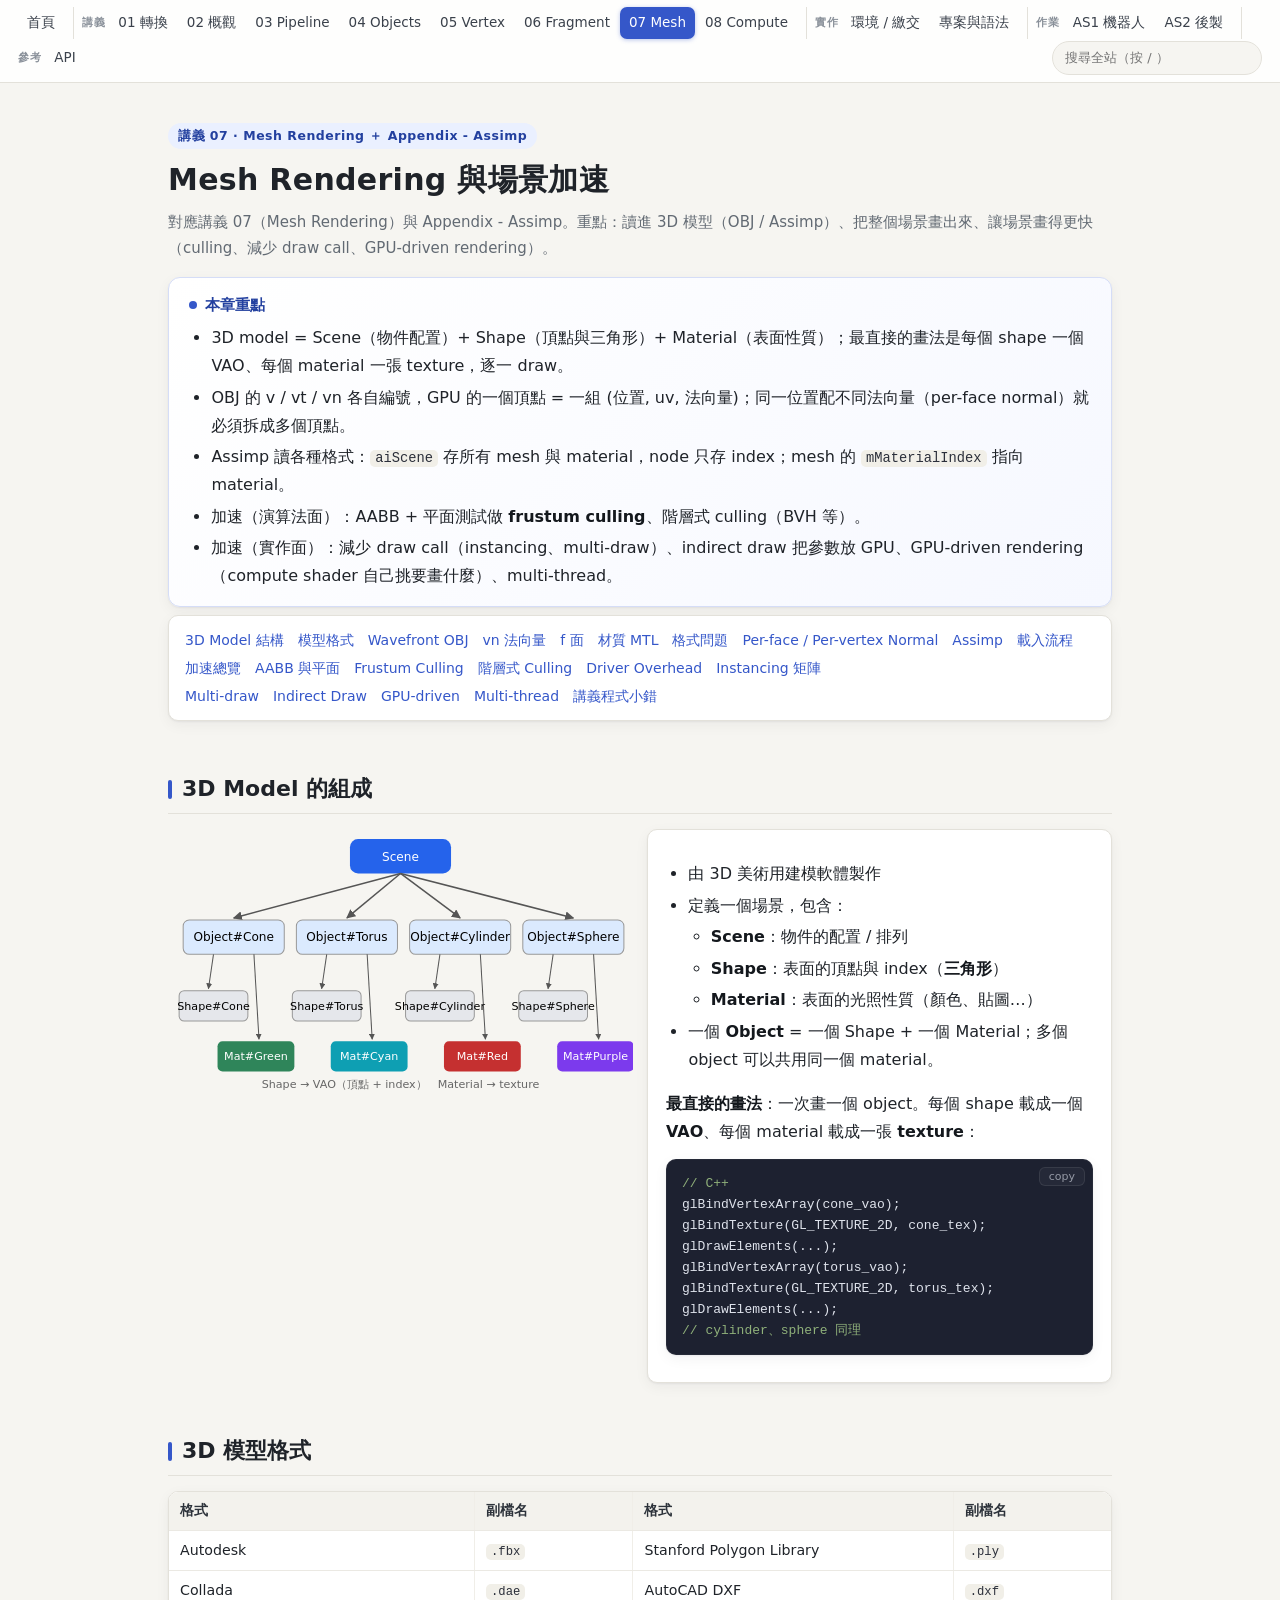
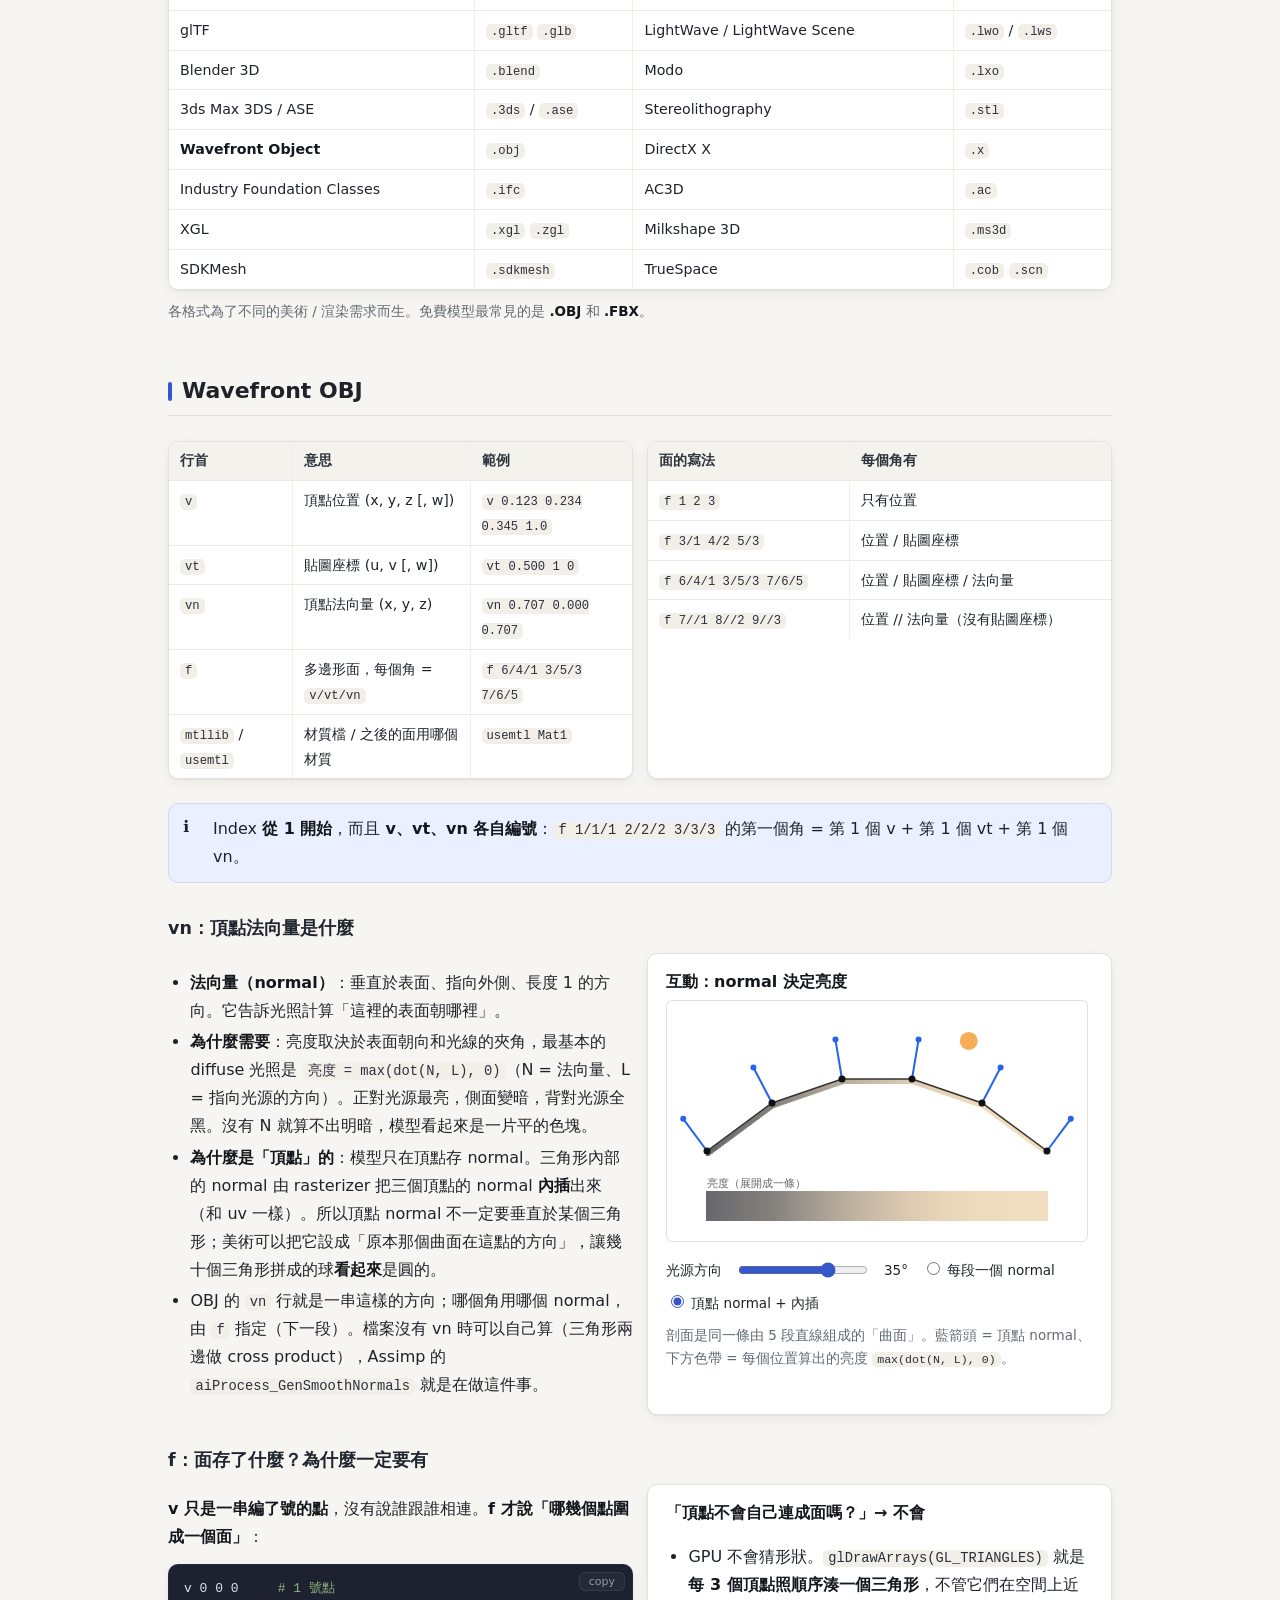
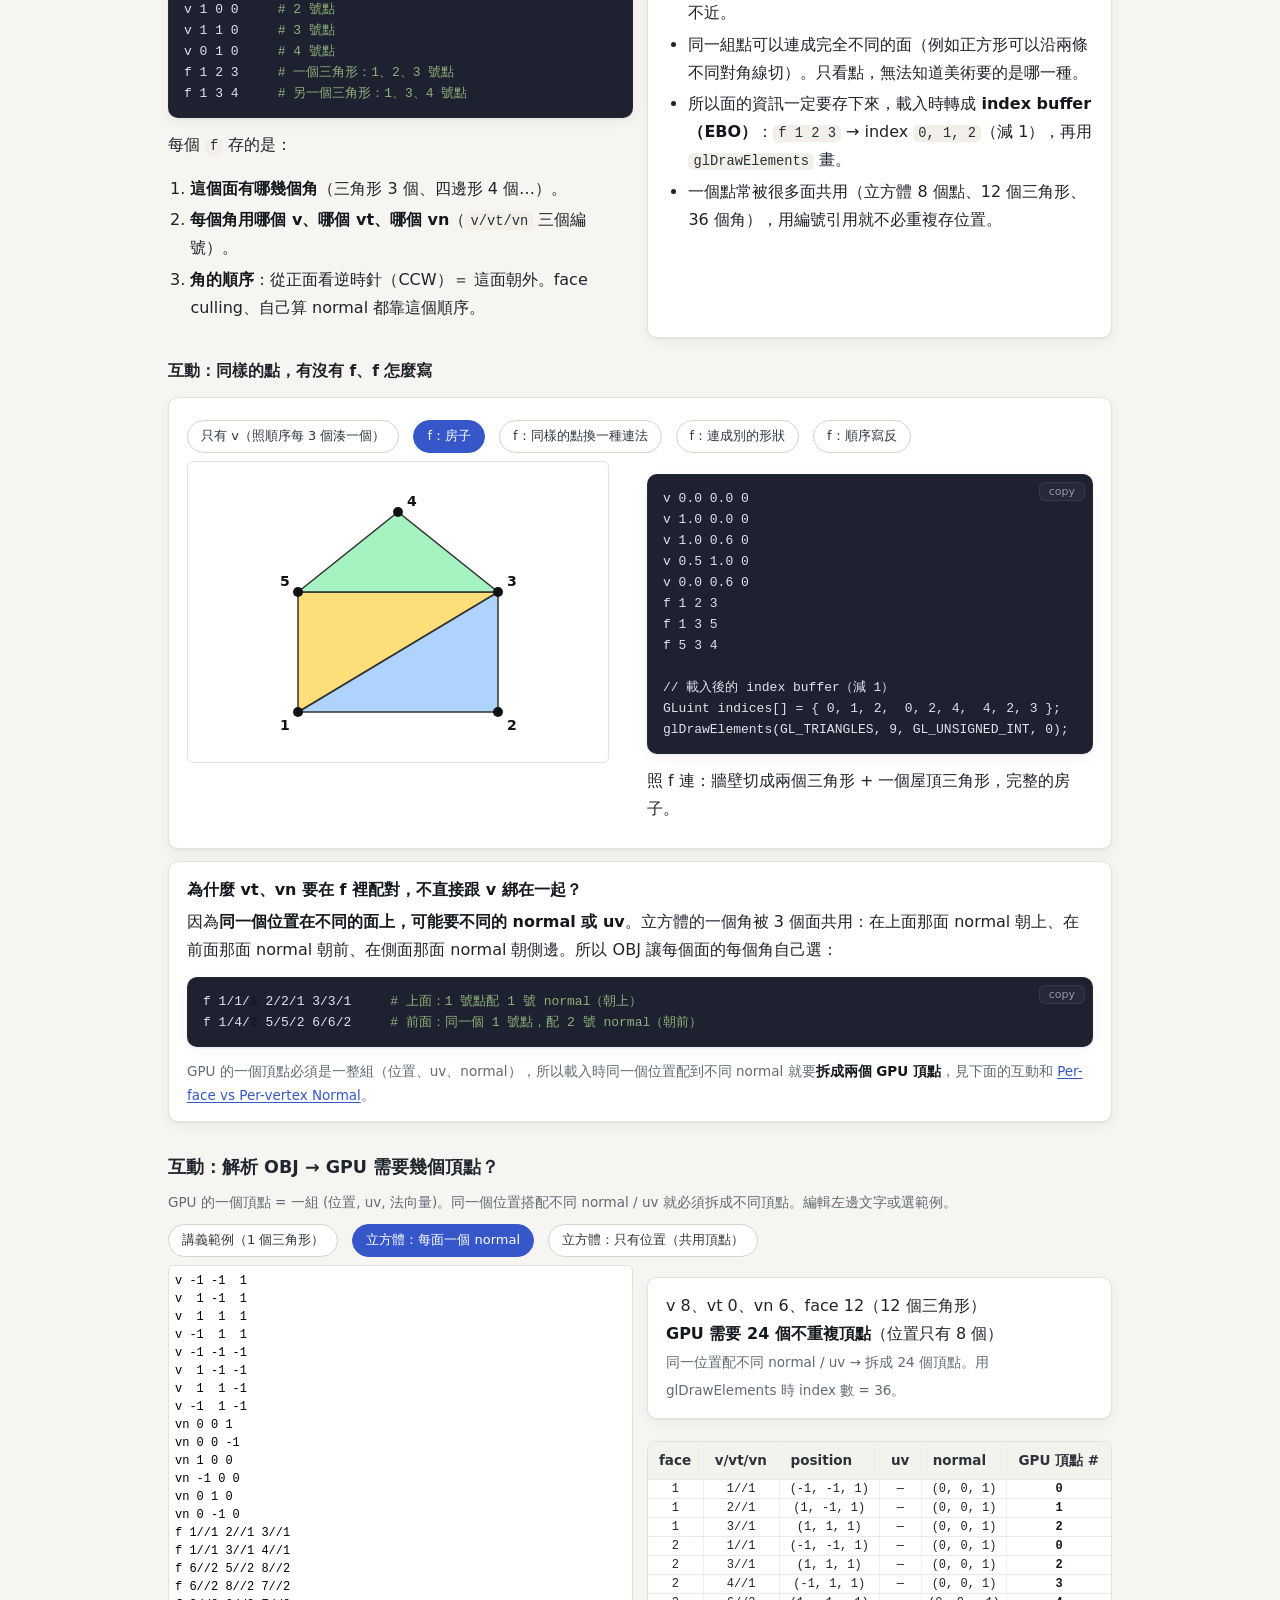
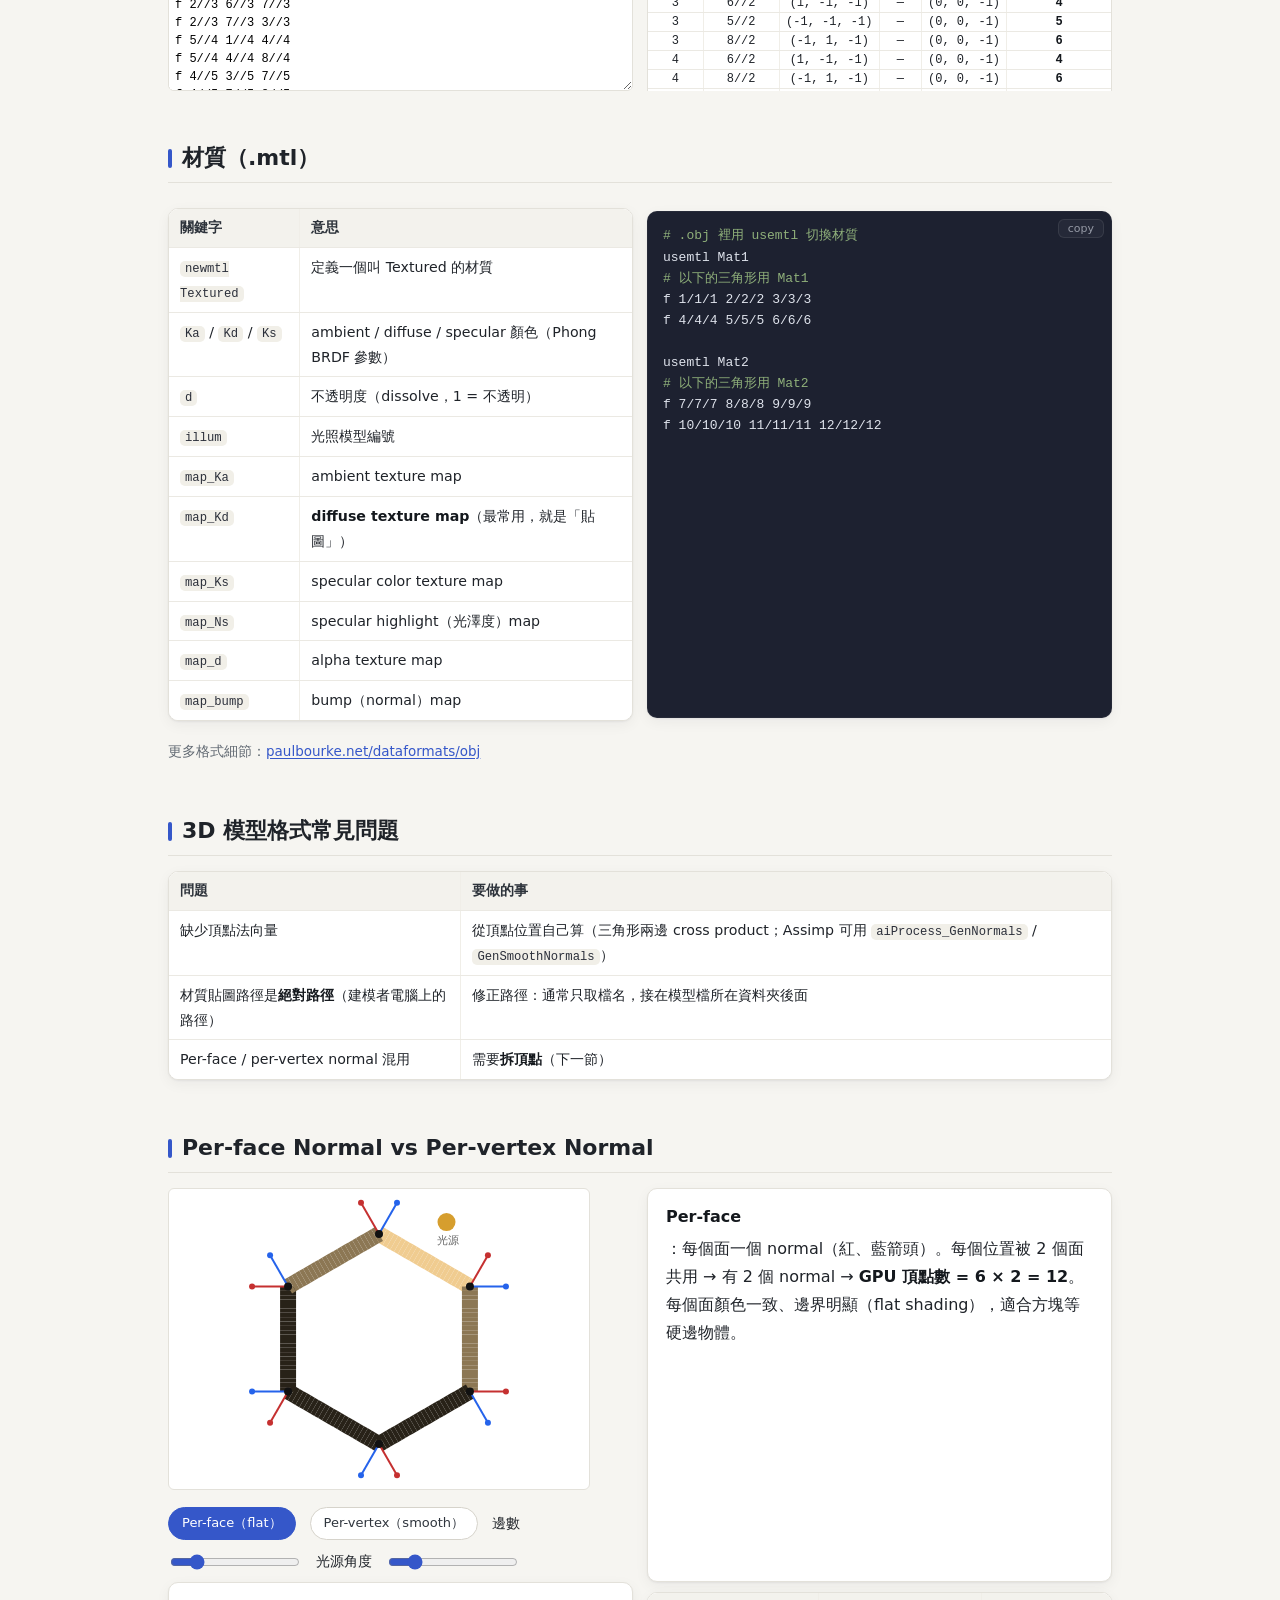
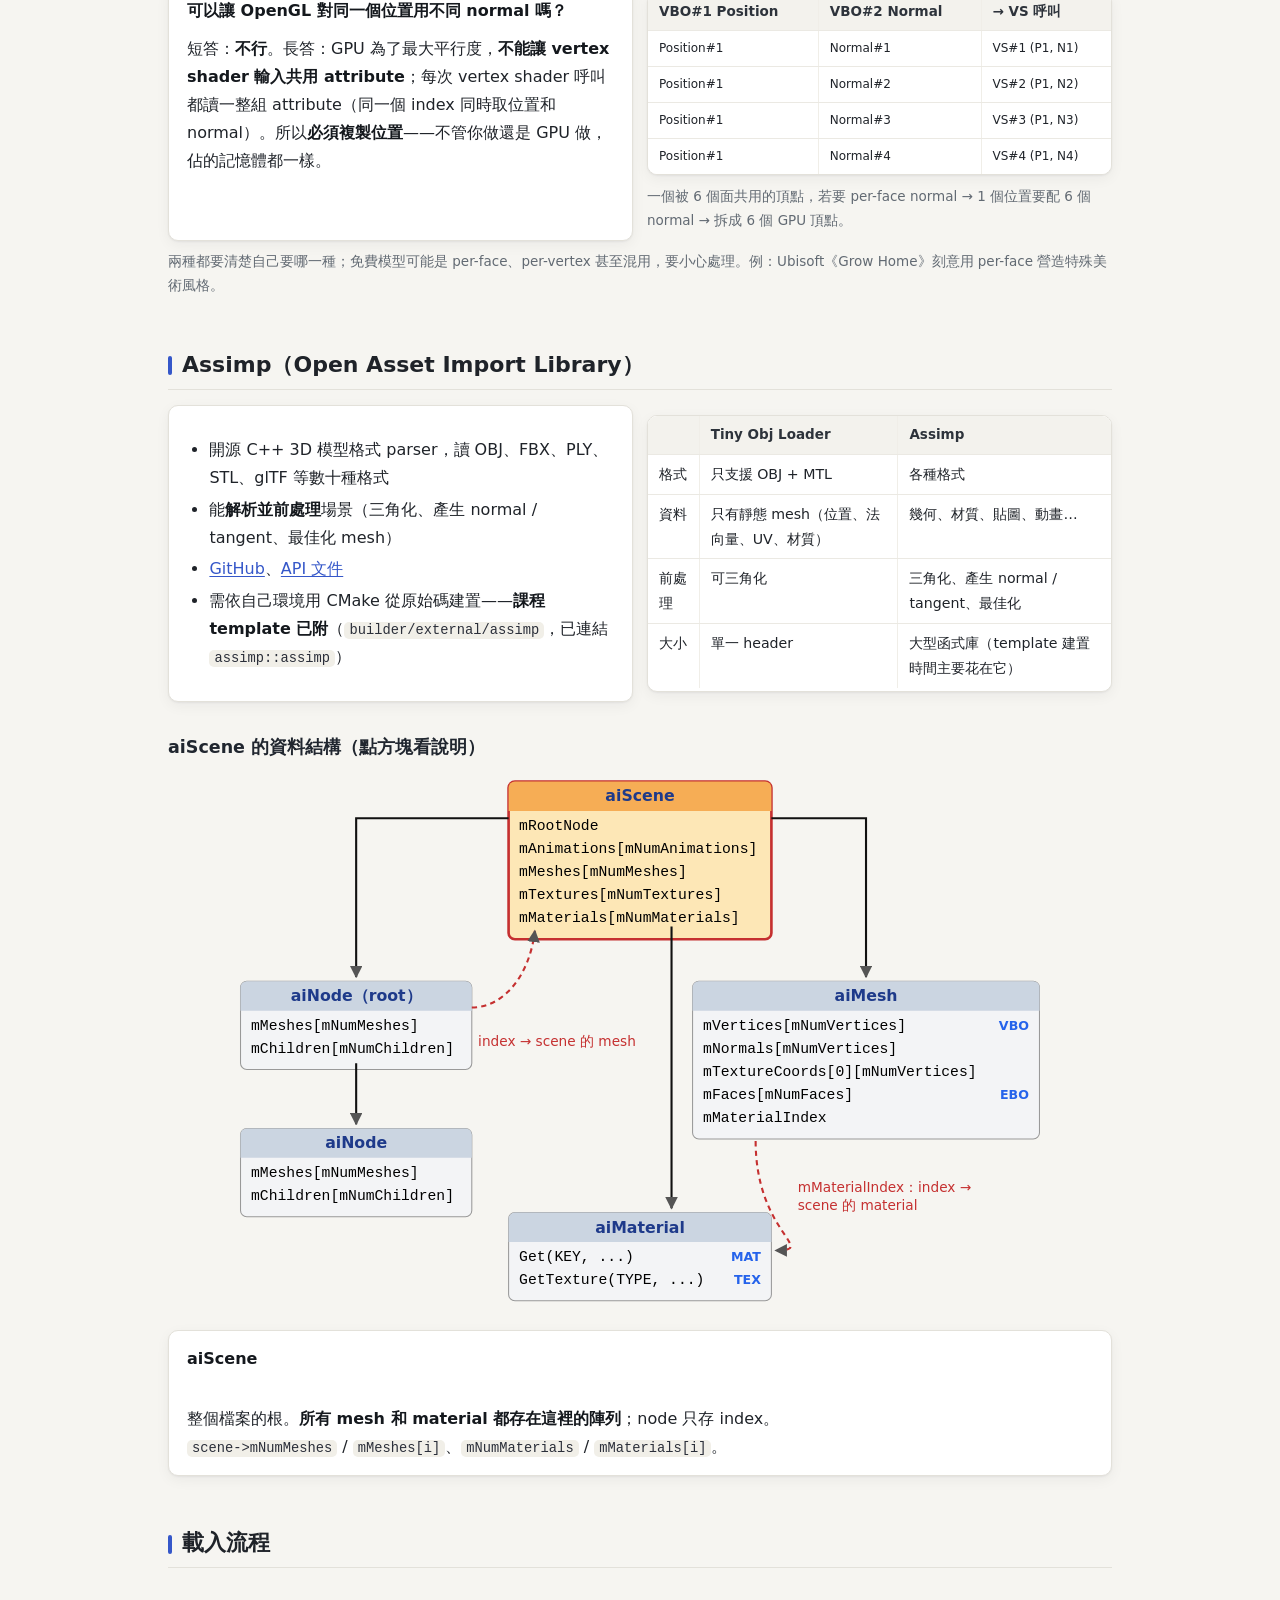
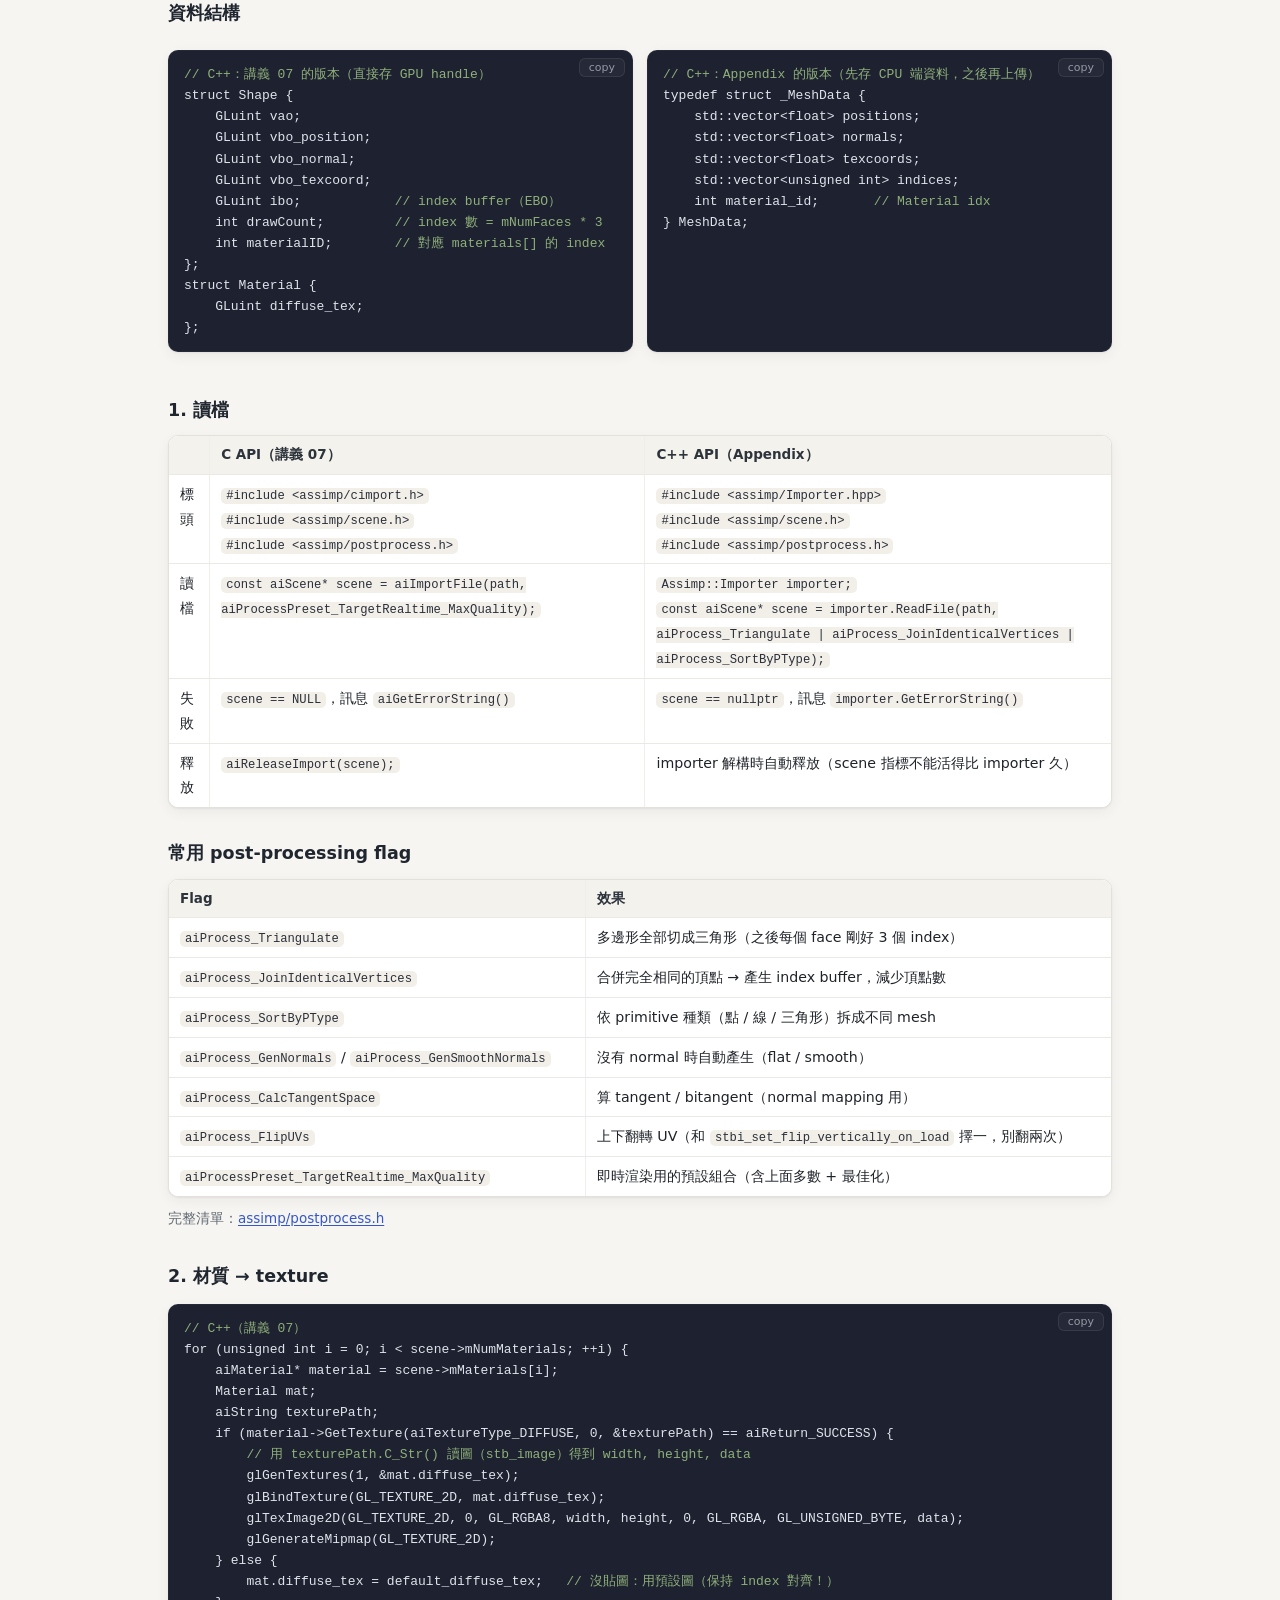
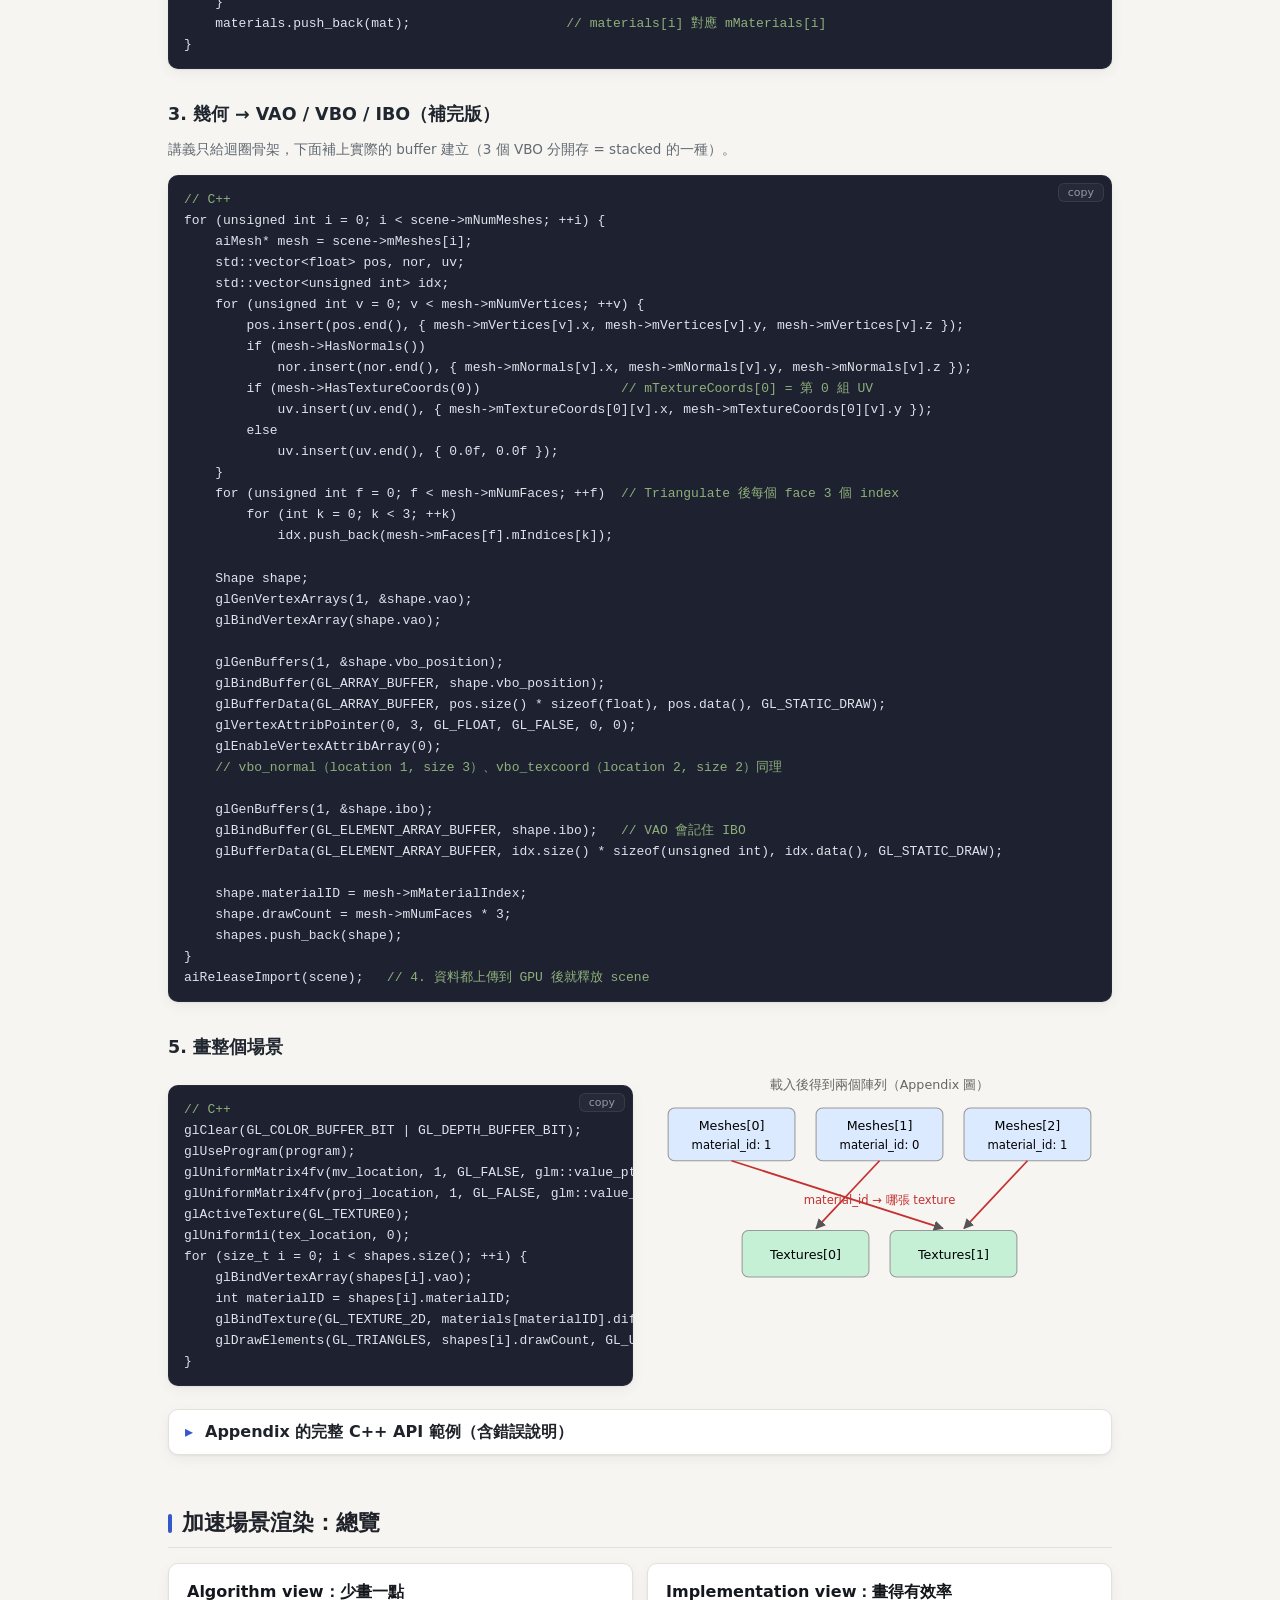
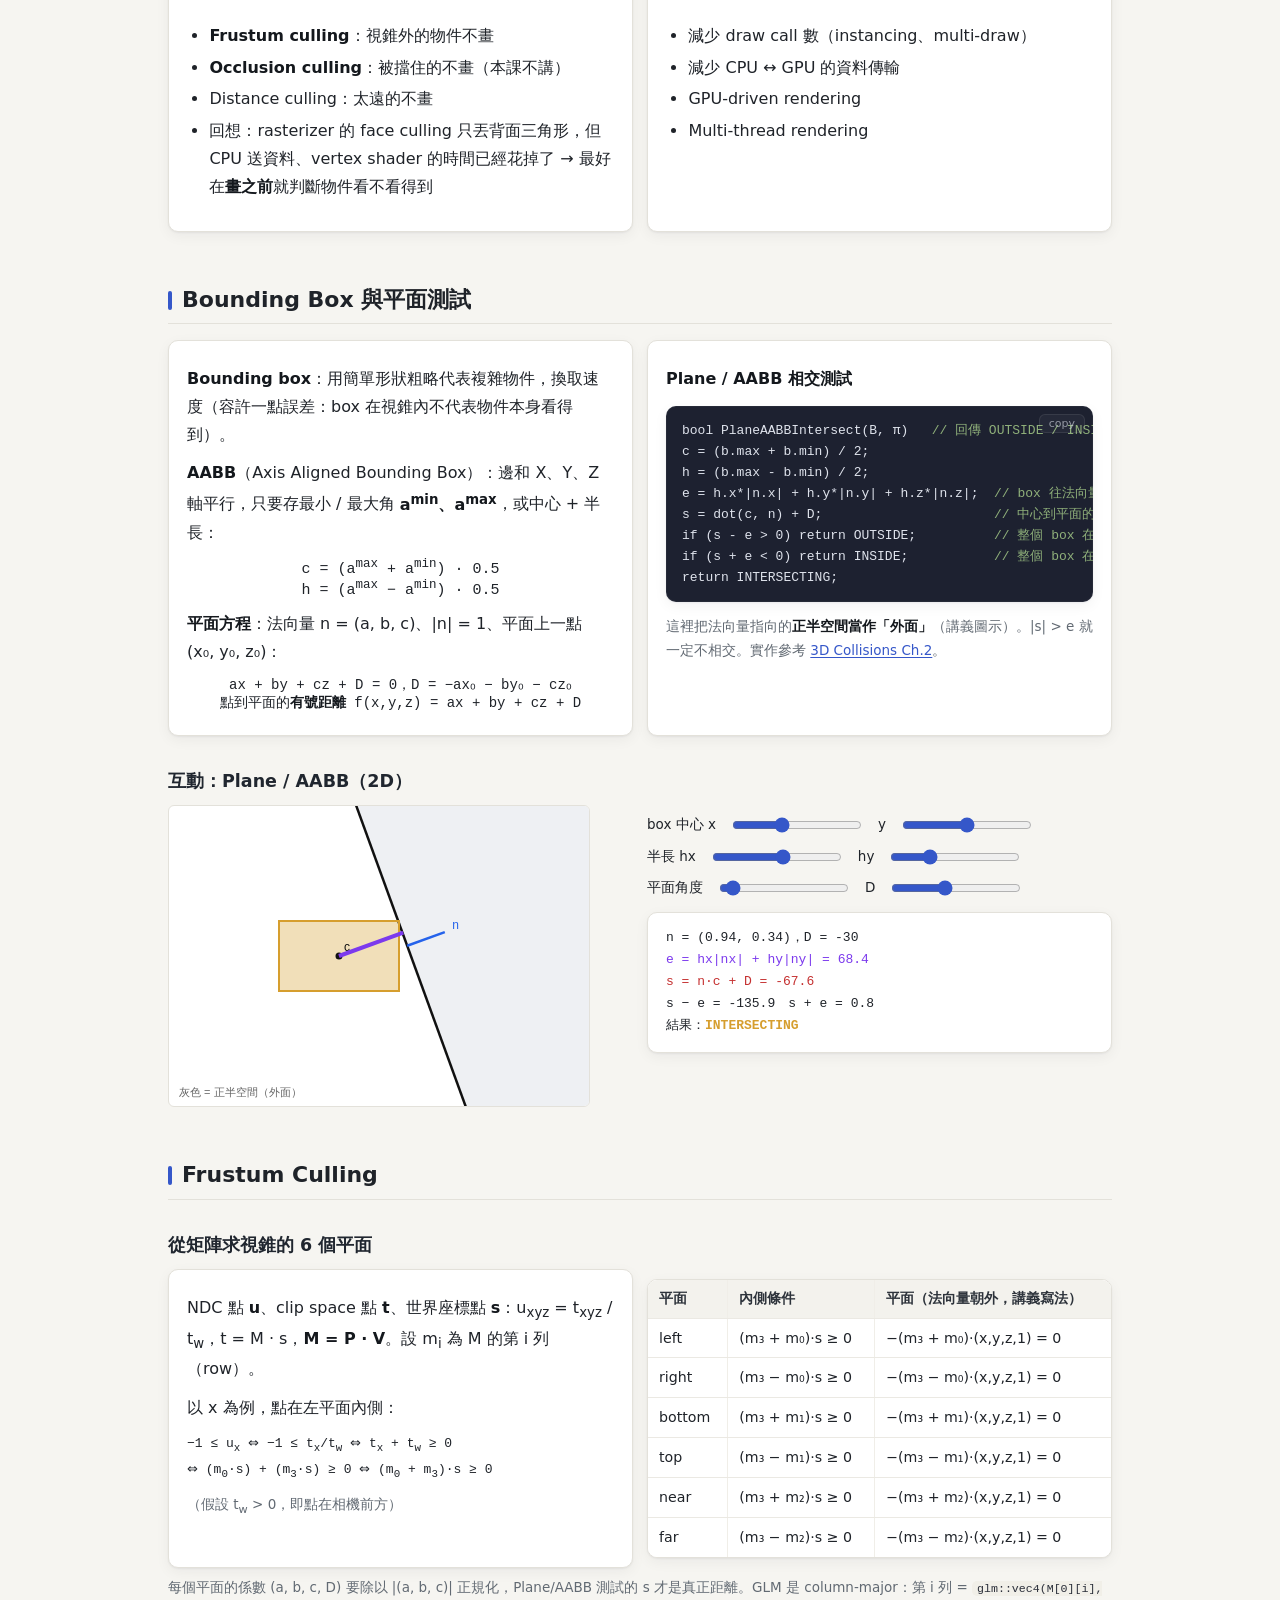
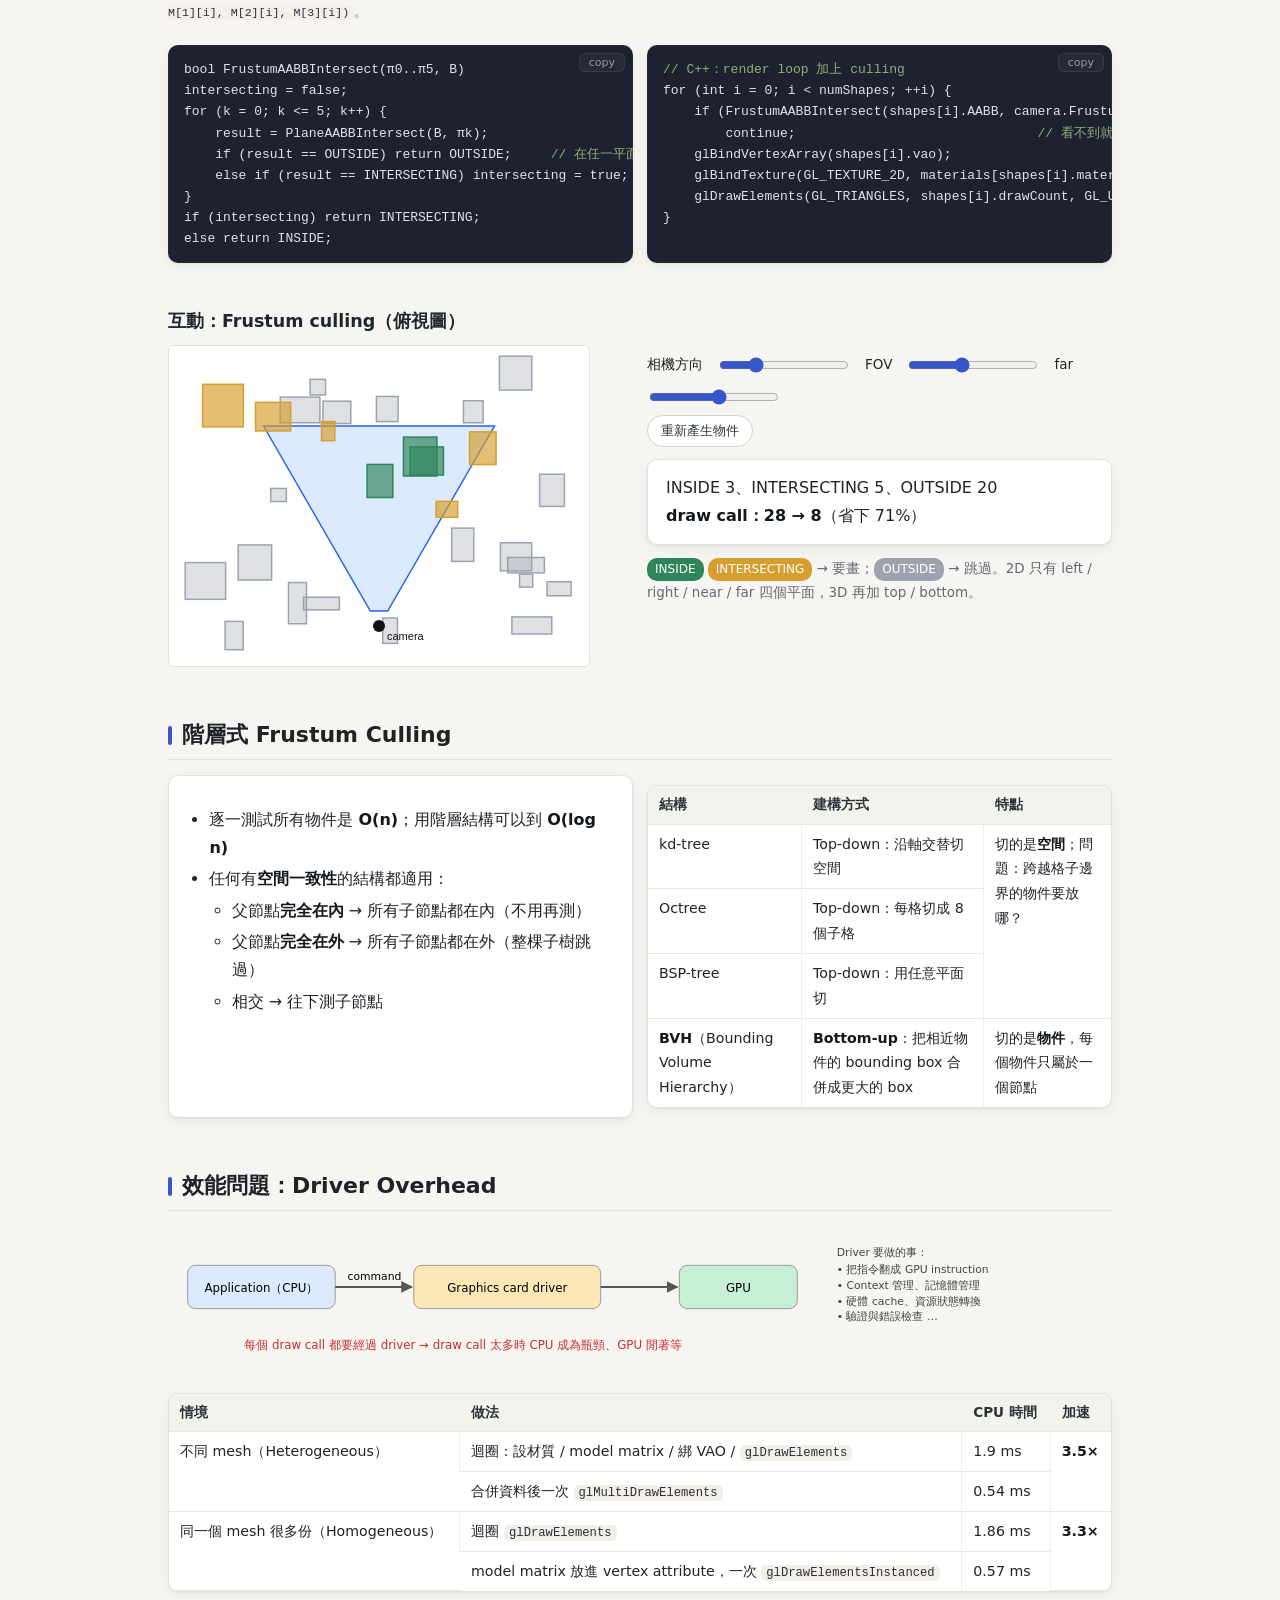
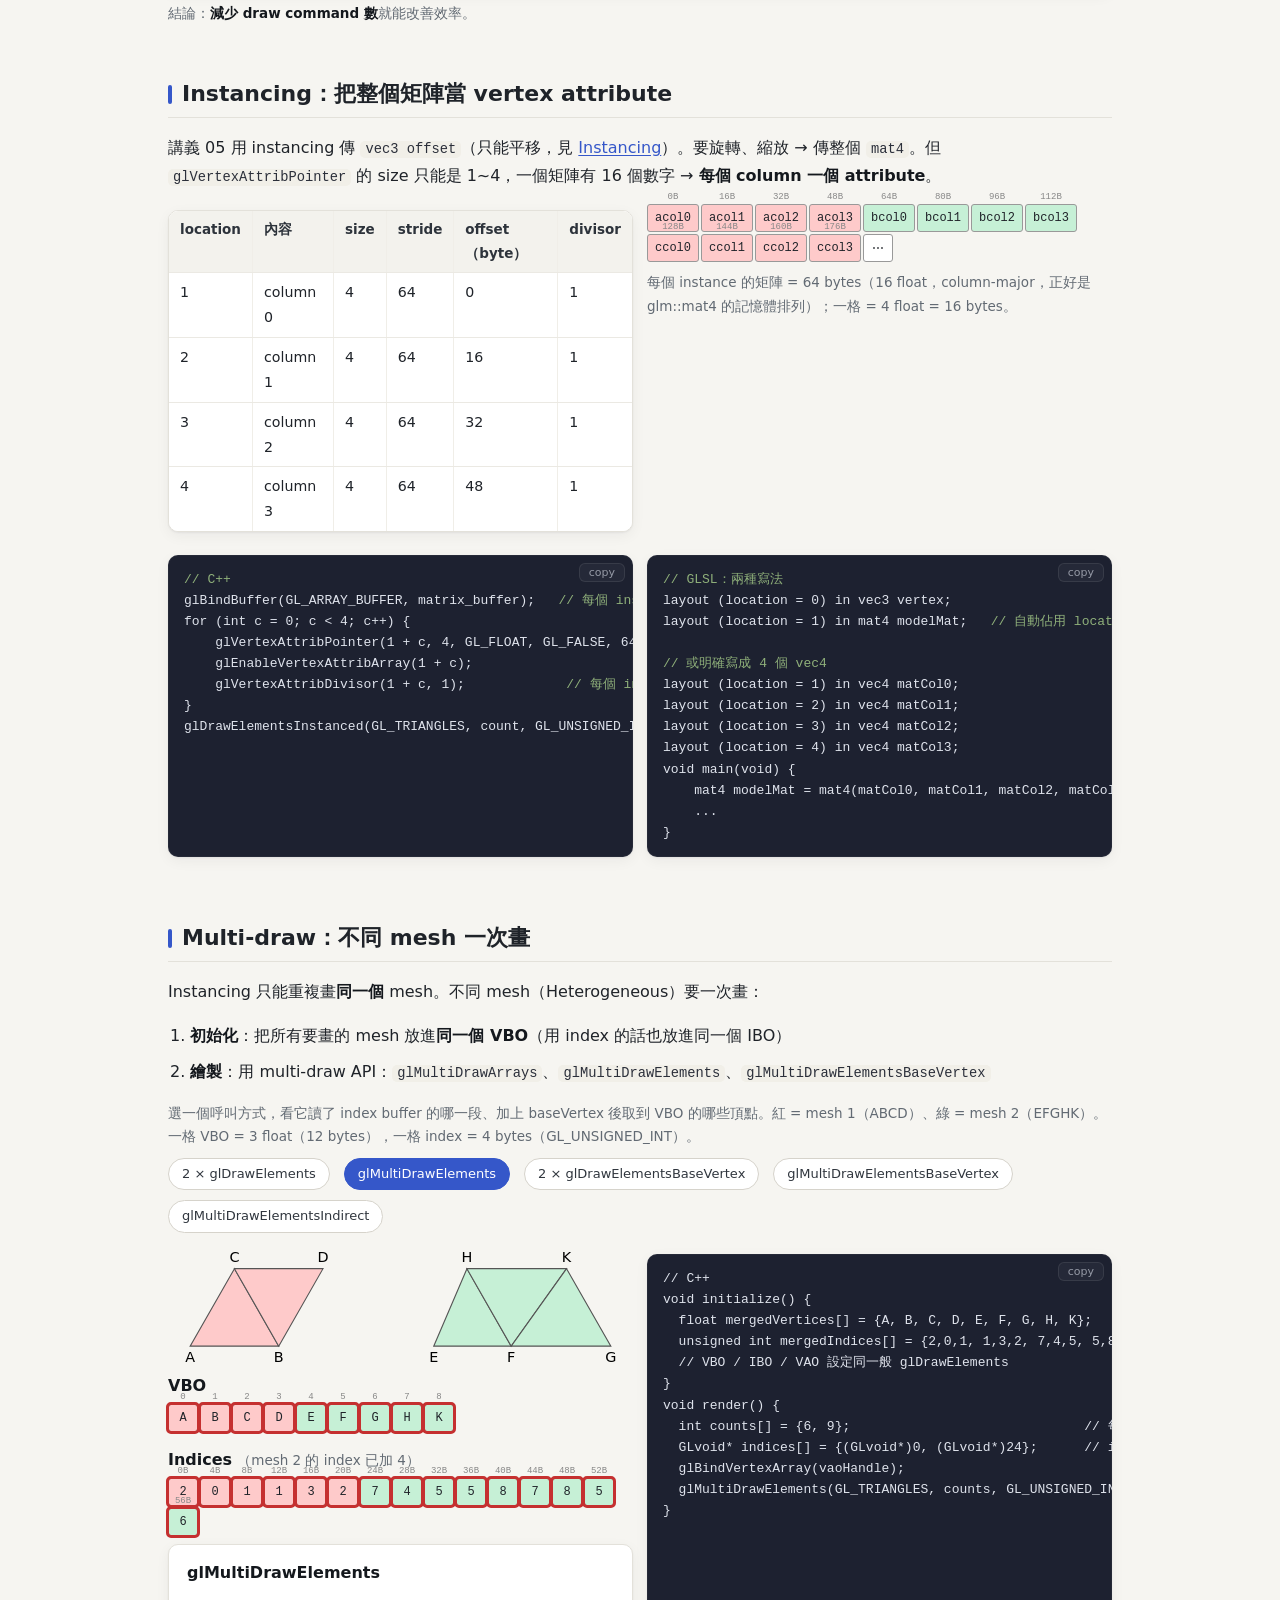
<file: 07-mesh-rendering.html>
<!doctype html>
<html lang="zh-Hant"><head><meta charset="utf-8"><meta name="viewport" content="width=device-width,initial-scale=1">
<title>Mesh Rendering 與場景加速</title><link rel="stylesheet" href="style.css">
<style>
canvas{border:1px solid var(--line);border-radius:6px;background:#fff}
textarea{width:100%;font:12px/1.5 ui-monospace,monospace;border:1px solid var(--line);border-radius:6px;padding:6px}
.cells{display:flex;gap:2px;flex-wrap:wrap;margin:4px 0}
.cells div{min-width:30px;height:28px;display:flex;align-items:center;justify-content:center;font:12px ui-monospace,monospace;border:1px solid #999;border-radius:3px;background:#fff;position:relative}
.cells div small{position:absolute;top:-13px;font-size:9px;color:#888}
.cells .m1{background:#fecaca}.cells .m2{background:#c6f0d6}.cells .hl{outline:3px solid #c53030;outline-offset:-1px}
.cells .vis{background:#fde7b6}.cells .gone{opacity:.3}
.objT td{font:12px ui-monospace,monospace;text-align:center;padding:2px 6px}
#aiSvg rect{cursor:pointer}
.pill{display:inline-block;padding:1px 8px;border-radius:10px;font-size:12px;color:#fff}
svg text{font-family:system-ui,sans-serif}
</style></head>
<body><main>
<p class="kicker">講義 07 · Mesh Rendering ＋ Appendix - Assimp</p>
<h1>Mesh Rendering 與場景加速</h1>
<p class="mut">對應講義 07（Mesh Rendering）與 Appendix - Assimp。重點：讀進 3D 模型（OBJ / Assimp）、把整個場景畫出來、讓場景畫得更快（culling、減少 draw call、GPU-driven rendering）。</p>
<div class="key"><b>本章重點</b>
<ul>
<li>3D model = Scene（物件配置）+ Shape（頂點與三角形）+ Material（表面性質）；最直接的畫法是每個 shape 一個 VAO、每個 material 一張 texture，逐一 draw。</li>
<li>OBJ 的 v / vt / vn 各自編號，GPU 的一個頂點 = 一組 (位置, uv, 法向量)；同一位置配不同法向量（per-face normal）就必須拆成多個頂點。</li>
<li>Assimp 讀各種格式：<code>aiScene</code> 存所有 mesh 與 material，node 只存 index；mesh 的 <code>mMaterialIndex</code> 指向 material。</li>
<li>加速（演算法面）：AABB + 平面測試做 <b>frustum culling</b>、階層式 culling（BVH 等）。</li>
<li>加速（實作面）：減少 draw call（instancing、multi-draw）、indirect draw 把參數放 GPU、GPU-driven rendering（compute shader 自己挑要畫什麼）、multi-thread。</li>
</ul></div>
<div class="toc"><a href="#model">3D Model 結構</a><a href="#formats">模型格式</a><a href="#obj">Wavefront OBJ</a><a href="#vn">vn 法向量</a><a href="#face">f 面</a><a href="#mtl">材質 MTL</a><a href="#problems">格式問題</a><a href="#normal">Per-face / Per-vertex Normal</a><a href="#assimp">Assimp</a><a href="#load">載入流程</a><a href="#accel">加速總覽</a><a href="#aabb">AABB 與平面</a><a href="#frustum">Frustum Culling</a><a href="#hier">階層式 Culling</a><a href="#overhead">Driver Overhead</a><a href="#instance">Instancing 矩陣</a><a href="#multidraw">Multi-draw</a><a href="#indirect">Indirect Draw</a><a href="#gpudriven">GPU-driven</a><a href="#thread">Multi-thread</a><a href="#errata">講義程式小錯</a></div>

<!-- ============================================================ -->
<h2 id="model">3D Model 的組成</h2>
<div class="grid2">
<svg viewBox="0 0 460 260" style="width:100%" font-size="12" text-anchor="middle">
<defs><marker id="ar" viewBox="0 0 10 10" refX="9" refY="5" markerWidth="6" markerHeight="6" orient="auto"><path d="M0 0L10 5L0 10z" fill="#555"/></marker></defs>
<rect x="180" y="10" width="100" height="34" rx="8" fill="#2563eb"/><text x="230" y="32" fill="#fff">Scene</text>
<g id="objs"></g>
</svg>
<div class="card">
<ul><li>由 3D 美術用建模軟體製作</li>
<li>定義一個場景，包含：
<ul><li><b>Scene</b>：物件的配置 / 排列</li>
<li><b>Shape</b>：表面的頂點與 index（<b>三角形</b>）</li>
<li><b>Material</b>：表面的光照性質（顏色、貼圖…）</li></ul></li>
<li>一個 <b>Object</b> = 一個 Shape + 一個 Material；多個 object 可以共用同一個 material。</li></ul>
<p><b>最直接的畫法</b>：一次畫一個 object。每個 shape 載成一個 <b>VAO</b>、每個 material 載成一張 <b>texture</b>：</p>
<pre><code><span class="c">// C++</span>
glBindVertexArray(cone_vao);
glBindTexture(GL_TEXTURE_2D, cone_tex);
glDrawElements(...);
glBindVertexArray(torus_vao);
glBindTexture(GL_TEXTURE_2D, torus_tex);
glDrawElements(...);
<span class="c">// cylinder、sphere 同理</span></code></pre></div></div>

<!-- ============================================================ -->
<h2 id="formats">3D 模型格式</h2>
<table>
<tr><th>格式</th><th>副檔名</th><th>格式</th><th>副檔名</th></tr>
<tr><td>Autodesk</td><td><code>.fbx</code></td><td>Stanford Polygon Library</td><td><code>.ply</code></td></tr>
<tr><td>Collada</td><td><code>.dae</code></td><td>AutoCAD DXF</td><td><code>.dxf</code></td></tr>
<tr><td>glTF</td><td><code>.gltf</code> <code>.glb</code></td><td>LightWave / LightWave Scene</td><td><code>.lwo</code> / <code>.lws</code></td></tr>
<tr><td>Blender 3D</td><td><code>.blend</code></td><td>Modo</td><td><code>.lxo</code></td></tr>
<tr><td>3ds Max 3DS / ASE</td><td><code>.3ds</code> / <code>.ase</code></td><td>Stereolithography</td><td><code>.stl</code></td></tr>
<tr><td><b>Wavefront Object</b></td><td><code>.obj</code></td><td>DirectX X</td><td><code>.x</code></td></tr>
<tr><td>Industry Foundation Classes</td><td><code>.ifc</code></td><td>AC3D</td><td><code>.ac</code></td></tr>
<tr><td>XGL</td><td><code>.xgl</code> <code>.zgl</code></td><td>Milkshape 3D</td><td><code>.ms3d</code></td></tr>
<tr><td>SDKMesh</td><td><code>.sdkmesh</code></td><td>TrueSpace</td><td><code>.cob</code> <code>.scn</code></td></tr>
</table>
<p class="mut">各格式為了不同的美術 / 渲染需求而生。免費模型最常見的是 <b>.OBJ</b> 和 <b>.FBX</b>。</p>

<!-- ============================================================ -->
<h2 id="obj">Wavefront OBJ</h2>
<div class="grid2">
<table>
<tr><th>行首</th><th>意思</th><th>範例</th></tr>
<tr><td><code>v</code></td><td>頂點位置 (x, y, z [, w])</td><td><code>v 0.123 0.234 0.345 1.0</code></td></tr>
<tr><td><code>vt</code></td><td>貼圖座標 (u, v [, w])</td><td><code>vt 0.500 1 0</code></td></tr>
<tr><td><code>vn</code></td><td>頂點法向量 (x, y, z)</td><td><code>vn 0.707 0.000 0.707</code></td></tr>
<tr><td><code>f</code></td><td>多邊形面，每個角 = <code>v/vt/vn</code></td><td><code>f 6/4/1 3/5/3 7/6/5</code></td></tr>
<tr><td><code>mtllib</code> / <code>usemtl</code></td><td>材質檔 / 之後的面用哪個材質</td><td><code>usemtl Mat1</code></td></tr>
</table>
<table>
<tr><th>面的寫法</th><th>每個角有</th></tr>
<tr><td><code>f 1 2 3</code></td><td>只有位置</td></tr>
<tr><td><code>f 3/1 4/2 5/3</code></td><td>位置 / 貼圖座標</td></tr>
<tr><td><code>f 6/4/1 3/5/3 7/6/5</code></td><td>位置 / 貼圖座標 / 法向量</td></tr>
<tr><td><code>f 7//1 8//2 9//3</code></td><td>位置 // 法向量（沒有貼圖座標）</td></tr>
</table></div>
<div class="note">Index <b>從 1 開始</b>，而且 <b>v、vt、vn 各自編號</b>：<code>f 1/1/1 2/2/2 3/3/3</code> 的第一個角 = 第 1 個 v + 第 1 個 vt + 第 1 個 vn。</div>

<h3 id="vn">vn：頂點法向量是什麼</h3>
<div class="grid2">
<div>
<ul>
<li><b>法向量（normal）</b>：垂直於表面、指向外側、長度 1 的方向。它告訴光照計算「這裡的表面朝哪裡」。</li>
<li><b>為什麼需要</b>：亮度取決於表面朝向和光線的夾角，最基本的 diffuse 光照是
<code>亮度 = max(dot(N, L), 0)</code>（N = 法向量、L = 指向光源的方向）。正對光源最亮，側面變暗，背對光源全黑。沒有 N 就算不出明暗，模型看起來是一片平的色塊。</li>
<li><b>為什麼是「頂點」的</b>：模型只在頂點存 normal。三角形內部的 normal 由 rasterizer 把三個頂點的 normal <b>內插</b>出來（和 uv 一樣）。所以頂點 normal 不一定要垂直於某個三角形；美術可以把它設成「原本那個曲面在這點的方向」，讓幾十個三角形拼成的球<b>看起來</b>是圓的。</li>
<li>OBJ 的 <code>vn</code> 行就是一串這樣的方向；哪個角用哪個 normal，由 <code>f</code> 指定（下一段）。檔案沒有 vn 時可以自己算（三角形兩邊做 cross product），Assimp 的 <code>aiProcess_GenSmoothNormals</code> 就是在做這件事。</li>
</ul></div>
<div class="card"><b>互動：normal 決定亮度</b>
<canvas id="vnCv" width="420" height="240"></canvas>
<div class="ctrl">光源方向 <input type="range" id="vnL" min="-80" max="80" value="35"><span id="vnLV"></span>
<label><input type="radio" name="vnM" value="flat"> 每段一個 normal</label><label><input type="radio" name="vnM" value="smooth" checked> 頂點 normal + 內插</label></div>
<p class="mut" style="margin:0">剖面是同一條由 5 段直線組成的「曲面」。藍箭頭 = 頂點 normal、下方色帶 = 每個位置算出的亮度 <code>max(dot(N, L), 0)</code>。</p></div></div>

<h3 id="face">f：面存了什麼？為什麼一定要有</h3>
<div class="grid2">
<div>
<p><b>v 只是一串編了號的點</b>，沒有說誰跟誰相連。<b>f 才說「哪幾個點圍成一個面」</b>：</p>
<pre><code>v 0 0 0     <span class="c"># 1 號點</span>
v 1 0 0     <span class="c"># 2 號點</span>
v 1 1 0     <span class="c"># 3 號點</span>
v 0 1 0     <span class="c"># 4 號點</span>
f 1 2 3     <span class="c"># 一個三角形：1、2、3 號點</span>
f 1 3 4     <span class="c"># 另一個三角形：1、3、4 號點</span></code></pre>
<p>每個 <code>f</code> 存的是：</p>
<ol>
<li><b>這個面有哪幾個角</b>（三角形 3 個、四邊形 4 個…）。</li>
<li><b>每個角用哪個 v、哪個 vt、哪個 vn</b>（<code>v/vt/vn</code> 三個編號）。</li>
<li><b>角的順序</b>：從正面看逆時針（CCW）＝ 這面朝外。face culling、自己算 normal 都靠這個順序。</li>
</ol></div>
<div class="card"><b>「頂點不會自己連成面嗎？」→ 不會</b>
<ul>
<li>GPU 不會猜形狀。<code>glDrawArrays(GL_TRIANGLES)</code> 就是<b>每 3 個頂點照順序湊一個三角形</b>，不管它們在空間上近不近。</li>
<li>同一組點可以連成完全不同的面（例如正方形可以沿兩條不同對角線切）。只看點，無法知道美術要的是哪一種。</li>
<li>所以面的資訊一定要存下來，載入時轉成 <b>index buffer（EBO）</b>：<code>f 1 2 3</code> → index <code>0, 1, 2</code>（減 1），再用 <code>glDrawElements</code> 畫。</li>
<li>一個點常被很多面共用（立方體 8 個點、12 個三角形、36 個角），用編號引用就不必重複存位置。</li>
</ul></div></div>

<h4>互動：同樣的點，有沒有 f、f 怎麼寫</h4>
<div class="card">
<div class="ctrl" id="faBtn"></div>
<div class="grid2">
<canvas id="faCv" width="420" height="300"></canvas>
<div><pre><code id="faObj"></code></pre><p id="faTxt"></p></div></div></div>

<div class="card"><b>為什麼 vt、vn 要在 f 裡配對，不直接跟 v 綁在一起？</b>
<p style="margin:4px 0">因為<b>同一個位置在不同的面上，可能要不同的 normal 或 uv</b>。立方體的一個角被 3 個面共用：在上面那面 normal 朝上、在前面那面 normal 朝前、在側面那面 normal 朝側邊。所以 OBJ 讓每個面的每個角自己選：</p>
<pre><code>f 1/1/<b>1</b> 2/2/1 3/3/1     <span class="c"># 上面：1 號點配 1 號 normal（朝上）</span>
f 1/4/<b>2</b> 5/5/2 6/6/2     <span class="c"># 前面：同一個 1 號點，配 2 號 normal（朝前）</span></code></pre>
<p class="mut" style="margin:0">GPU 的一個頂點必須是一整組（位置、uv、normal），所以載入時同一個位置配到不同 normal 就要<b>拆成兩個 GPU 頂點</b>，見下面的互動和 <a href="#normal">Per-face vs Per-vertex Normal</a>。</p></div>

<h3>互動：解析 OBJ → GPU 需要幾個頂點？</h3>
<p class="mut">GPU 的一個頂點 = 一組 (位置, uv, 法向量)。同一個位置搭配不同 normal / uv 就必須拆成不同頂點。編輯左邊文字或選範例。</p>
<div class="ctrl"><button class="b" data-ex="tri">講義範例（1 個三角形）</button><button class="b" data-ex="flat">立方體：每面一個 normal</button><button class="b" data-ex="smooth">立方體：只有位置（共用頂點）</button></div>
<div class="grid2">
<textarea id="objTxt" rows="16"></textarea>
<div><div class="card" id="objSum"></div><div style="max-height:260px;overflow:auto"><table class="objT" id="objTbl"></table></div></div>
</div>

<!-- ============================================================ -->
<h2 id="mtl">材質（.mtl）</h2>
<div class="grid2">
<table>
<tr><th>關鍵字</th><th>意思</th></tr>
<tr><td><code>newmtl Textured</code></td><td>定義一個叫 Textured 的材質</td></tr>
<tr><td><code>Ka</code> / <code>Kd</code> / <code>Ks</code></td><td>ambient / diffuse / specular 顏色（Phong BRDF 參數）</td></tr>
<tr><td><code>d</code></td><td>不透明度（dissolve，1 = 不透明）</td></tr>
<tr><td><code>illum</code></td><td>光照模型編號</td></tr>
<tr><td><code>map_Ka</code></td><td>ambient texture map</td></tr>
<tr><td><code>map_Kd</code></td><td><b>diffuse texture map</b>（最常用，就是「貼圖」）</td></tr>
<tr><td><code>map_Ks</code></td><td>specular color texture map</td></tr>
<tr><td><code>map_Ns</code></td><td>specular highlight（光澤度）map</td></tr>
<tr><td><code>map_d</code></td><td>alpha texture map</td></tr>
<tr><td><code>map_bump</code></td><td>bump（normal）map</td></tr>
</table>
<pre><code><span class="c"># .obj 裡用 usemtl 切換材質</span>
usemtl Mat1
<span class="c"># 以下的三角形用 Mat1</span>
f 1/1/1 2/2/2 3/3/3
f 4/4/4 5/5/5 6/6/6

usemtl Mat2
<span class="c"># 以下的三角形用 Mat2</span>
f 7/7/7 8/8/8 9/9/9
f 10/10/10 11/11/11 12/12/12</code></pre></div>
<p class="mut">更多格式細節：<a href="http://paulbourke.net/dataformats/obj/">paulbourke.net/dataformats/obj</a></p>

<!-- ============================================================ -->
<h2 id="problems">3D 模型格式常見問題</h2>
<table>
<tr><th>問題</th><th>要做的事</th></tr>
<tr><td>缺少頂點法向量</td><td>從頂點位置自己算（三角形兩邊 cross product；Assimp 可用 <code>aiProcess_GenNormals</code> / <code>GenSmoothNormals</code>）</td></tr>
<tr><td>材質貼圖路徑是<b>絕對路徑</b>（建模者電腦上的路徑）</td><td>修正路徑：通常只取檔名，接在模型檔所在資料夾後面</td></tr>
<tr><td>Per-face / per-vertex normal 混用</td><td>需要<b>拆頂點</b>（下一節）</td></tr>
</table>

<!-- ============================================================ -->
<h2 id="normal">Per-face Normal vs Per-vertex Normal</h2>
<div class="grid2">
<div><canvas id="nCv" width="420" height="300"></canvas>
<div class="ctrl"><button class="b on" data-n="face">Per-face（flat）</button><button class="b" data-n="vertex">Per-vertex（smooth）</button> 邊數 <input type="range" id="nSeg" min="4" max="16" value="6"> 光源角度 <input type="range" id="nLight" min="0" max="360" value="60"></div></div>
<div class="card" id="nTxt"></div></div>
<div class="grid2">
<div class="card"><b>可以讓 OpenGL 對同一個位置用不同 normal 嗎？</b>
<p>短答：<b>不行</b>。長答：GPU 為了最大平行度，<b>不能讓 vertex shader 輸入共用 attribute</b>；每次 vertex shader 呼叫都讀一整組 attribute（同一個 index 同時取位置和 normal）。所以<b>必須複製位置</b>——不管你做還是 GPU 做，佔的記憶體都一樣。</p></div>
<div><table style="font-size:12px"><tr><th>VBO#1 Position</th><th>VBO#2 Normal</th><th>→ VS 呼叫</th></tr>
<tr><td>Position#1</td><td>Normal#1</td><td>VS#1 (P1, N1)</td></tr><tr><td>Position#1</td><td>Normal#2</td><td>VS#2 (P1, N2)</td></tr>
<tr><td>Position#1</td><td>Normal#3</td><td>VS#3 (P1, N3)</td></tr><tr><td>Position#1</td><td>Normal#4</td><td>VS#4 (P1, N4)</td></tr></table>
<p class="mut">一個被 6 個面共用的頂點，若要 per-face normal → 1 個位置要配 6 個 normal → 拆成 6 個 GPU 頂點。</p></div></div>
<p class="mut">兩種都要清楚自己要哪一種；免費模型可能是 per-face、per-vertex 甚至混用，要小心處理。例：Ubisoft《Grow Home》刻意用 per-face 營造特殊美術風格。</p>

<!-- ============================================================ -->
<h2 id="assimp">Assimp（Open Asset Import Library）</h2>
<div class="grid2">
<div class="card"><ul>
<li>開源 C++ 3D 模型格式 parser，讀 OBJ、FBX、PLY、STL、glTF 等數十種格式</li>
<li>能<b>解析並前處理</b>場景（三角化、產生 normal / tangent、最佳化 mesh）</li>
<li><a href="https://github.com/assimp/assimp">GitHub</a>、<a href="https://assimp-docs.readthedocs.io/en/latest/">API 文件</a></li>
<li>需依自己環境用 CMake 從原始碼建置——<b>課程 template 已附</b>（<code>builder/external/assimp</code>，已連結 <code>assimp::assimp</code>）</li></ul></div>
<table>
<tr><th></th><th>Tiny Obj Loader</th><th>Assimp</th></tr>
<tr><td>格式</td><td>只支援 OBJ + MTL</td><td>各種格式</td></tr>
<tr><td>資料</td><td>只有靜態 mesh（位置、法向量、UV、材質）</td><td>幾何、材質、貼圖、動畫…</td></tr>
<tr><td>前處理</td><td>可三角化</td><td>三角化、產生 normal / tangent、最佳化</td></tr>
<tr><td>大小</td><td>單一 header</td><td>大型函式庫（template 建置時間主要花在它）</td></tr>
</table></div>

<h3>aiScene 的資料結構（點方塊看說明）</h3>
<svg id="aiSvg" viewBox="0 0 780 520" style="width:100%;max-width:820px;display:block;margin:0 auto"></svg>
<div class="card" id="aiTxt">點上圖的方塊。</div>

<!-- ============================================================ -->
<h2 id="load">載入流程</h2>
<h3>資料結構</h3>
<div class="grid2">
<pre><code><span class="c">// C++：講義 07 的版本（直接存 GPU handle）</span>
struct Shape {
    GLuint vao;
    GLuint vbo_position;
    GLuint vbo_normal;
    GLuint vbo_texcoord;
    GLuint ibo;            <span class="c">// index buffer（EBO）</span>
    int drawCount;         <span class="c">// index 數 = mNumFaces * 3</span>
    int materialID;        <span class="c">// 對應 materials[] 的 index</span>
};
struct Material {
    GLuint diffuse_tex;
};</code></pre>
<pre><code><span class="c">// C++：Appendix 的版本（先存 CPU 端資料，之後再上傳）</span>
typedef struct _MeshData {
    std::vector&lt;float&gt; positions;
    std::vector&lt;float&gt; normals;
    std::vector&lt;float&gt; texcoords;
    std::vector&lt;unsigned int&gt; indices;
    int material_id;       <span class="c">// Material idx</span>
} MeshData;</code></pre></div>

<h3>1. 讀檔</h3>
<table>
<tr><th></th><th>C API（講義 07）</th><th>C++ API（Appendix）</th></tr>
<tr><td>標頭</td><td><code>#include &lt;assimp/cimport.h&gt;</code><br><code>#include &lt;assimp/scene.h&gt;</code><br><code>#include &lt;assimp/postprocess.h&gt;</code></td><td><code>#include &lt;assimp/Importer.hpp&gt;</code><br><code>#include &lt;assimp/scene.h&gt;</code><br><code>#include &lt;assimp/postprocess.h&gt;</code></td></tr>
<tr><td>讀檔</td><td><code>const aiScene* scene = aiImportFile(path, aiProcessPreset_TargetRealtime_MaxQuality);</code></td><td><code>Assimp::Importer importer;</code><br><code>const aiScene* scene = importer.ReadFile(path, aiProcess_Triangulate | aiProcess_JoinIdenticalVertices | aiProcess_SortByPType);</code></td></tr>
<tr><td>失敗</td><td><code>scene == NULL</code>，訊息 <code>aiGetErrorString()</code></td><td><code>scene == nullptr</code>，訊息 <code>importer.GetErrorString()</code></td></tr>
<tr><td>釋放</td><td><code>aiReleaseImport(scene);</code></td><td>importer 解構時自動釋放（scene 指標不能活得比 importer 久）</td></tr>
</table>
<h3>常用 post-processing flag</h3>
<table>
<tr><th>Flag</th><th>效果</th></tr>
<tr><td><code>aiProcess_Triangulate</code></td><td>多邊形全部切成三角形（之後每個 face 剛好 3 個 index）</td></tr>
<tr><td><code>aiProcess_JoinIdenticalVertices</code></td><td>合併完全相同的頂點 → 產生 index buffer，減少頂點數</td></tr>
<tr><td><code>aiProcess_SortByPType</code></td><td>依 primitive 種類（點 / 線 / 三角形）拆成不同 mesh</td></tr>
<tr><td><code>aiProcess_GenNormals</code> / <code>aiProcess_GenSmoothNormals</code></td><td>沒有 normal 時自動產生（flat / smooth）</td></tr>
<tr><td><code>aiProcess_CalcTangentSpace</code></td><td>算 tangent / bitangent（normal mapping 用）</td></tr>
<tr><td><code>aiProcess_FlipUVs</code></td><td>上下翻轉 UV（和 <code>stbi_set_flip_vertically_on_load</code> 擇一，別翻兩次）</td></tr>
<tr><td><code>aiProcessPreset_TargetRealtime_MaxQuality</code></td><td>即時渲染用的預設組合（含上面多數 + 最佳化）</td></tr>
</table>
<p class="mut">完整清單：<a href="https://github.com/assimp/assimp/blob/master/include/assimp/postprocess.h">assimp/postprocess.h</a></p>

<h3>2. 材質 → texture</h3>
<pre><code><span class="c">// C++（講義 07）</span>
for (unsigned int i = 0; i &lt; scene-&gt;mNumMaterials; ++i) {
    aiMaterial* material = scene-&gt;mMaterials[i];
    Material mat;
    aiString texturePath;
    if (material-&gt;GetTexture(aiTextureType_DIFFUSE, 0, &amp;texturePath) == aiReturn_SUCCESS) {
        <span class="c">// 用 texturePath.C_Str() 讀圖（stb_image）得到 width, height, data</span>
        glGenTextures(1, &amp;mat.diffuse_tex);
        glBindTexture(GL_TEXTURE_2D, mat.diffuse_tex);
        glTexImage2D(GL_TEXTURE_2D, 0, GL_RGBA8, width, height, 0, GL_RGBA, GL_UNSIGNED_BYTE, data);
        glGenerateMipmap(GL_TEXTURE_2D);
    } else {
        mat.diffuse_tex = default_diffuse_tex;   <span class="c">// 沒貼圖：用預設圖（保持 index 對齊！）</span>
    }
    materials.push_back(mat);                    <span class="c">// materials[i] 對應 mMaterials[i]</span>
}</code></pre>

<h3>3. 幾何 → VAO / VBO / IBO（補完版）</h3>
<p class="mut">講義只給迴圈骨架，下面補上實際的 buffer 建立（3 個 VBO 分開存 = stacked 的一種）。</p>
<pre><code><span class="c">// C++</span>
for (unsigned int i = 0; i &lt; scene-&gt;mNumMeshes; ++i) {
    aiMesh* mesh = scene-&gt;mMeshes[i];
    std::vector&lt;float&gt; pos, nor, uv;
    std::vector&lt;unsigned int&gt; idx;
    for (unsigned int v = 0; v &lt; mesh-&gt;mNumVertices; ++v) {
        pos.insert(pos.end(), { mesh-&gt;mVertices[v].x, mesh-&gt;mVertices[v].y, mesh-&gt;mVertices[v].z });
        if (mesh-&gt;HasNormals())
            nor.insert(nor.end(), { mesh-&gt;mNormals[v].x, mesh-&gt;mNormals[v].y, mesh-&gt;mNormals[v].z });
        if (mesh-&gt;HasTextureCoords(0))                  <span class="c">// mTextureCoords[0] = 第 0 組 UV</span>
            uv.insert(uv.end(), { mesh-&gt;mTextureCoords[0][v].x, mesh-&gt;mTextureCoords[0][v].y });
        else
            uv.insert(uv.end(), { 0.0f, 0.0f });
    }
    for (unsigned int f = 0; f &lt; mesh-&gt;mNumFaces; ++f)  <span class="c">// Triangulate 後每個 face 3 個 index</span>
        for (int k = 0; k &lt; 3; ++k)
            idx.push_back(mesh-&gt;mFaces[f].mIndices[k]);

    Shape shape;
    glGenVertexArrays(1, &amp;shape.vao);
    glBindVertexArray(shape.vao);

    glGenBuffers(1, &amp;shape.vbo_position);
    glBindBuffer(GL_ARRAY_BUFFER, shape.vbo_position);
    glBufferData(GL_ARRAY_BUFFER, pos.size() * sizeof(float), pos.data(), GL_STATIC_DRAW);
    glVertexAttribPointer(0, 3, GL_FLOAT, GL_FALSE, 0, 0);
    glEnableVertexAttribArray(0);
    <span class="c">// vbo_normal（location 1, size 3）、vbo_texcoord（location 2, size 2）同理</span>

    glGenBuffers(1, &amp;shape.ibo);
    glBindBuffer(GL_ELEMENT_ARRAY_BUFFER, shape.ibo);   <span class="c">// VAO 會記住 IBO</span>
    glBufferData(GL_ELEMENT_ARRAY_BUFFER, idx.size() * sizeof(unsigned int), idx.data(), GL_STATIC_DRAW);

    shape.materialID = mesh-&gt;mMaterialIndex;
    shape.drawCount = mesh-&gt;mNumFaces * 3;
    shapes.push_back(shape);
}
aiReleaseImport(scene);   <span class="c">// 4. 資料都上傳到 GPU 後就釋放 scene</span></code></pre>

<h3>5. 畫整個場景</h3>
<div class="grid2">
<pre><code><span class="c">// C++</span>
glClear(GL_COLOR_BUFFER_BIT | GL_DEPTH_BUFFER_BIT);
glUseProgram(program);
glUniformMatrix4fv(mv_location, 1, GL_FALSE, glm::value_ptr(mv_matrix));
glUniformMatrix4fv(proj_location, 1, GL_FALSE, glm::value_ptr(proj_matrix));
glActiveTexture(GL_TEXTURE0);
glUniform1i(tex_location, 0);
for (size_t i = 0; i &lt; shapes.size(); ++i) {
    glBindVertexArray(shapes[i].vao);
    int materialID = shapes[i].materialID;
    glBindTexture(GL_TEXTURE_2D, materials[materialID].diffuse_tex);
    glDrawElements(GL_TRIANGLES, shapes[i].drawCount, GL_UNSIGNED_INT, 0);
}</code></pre>
<svg viewBox="0 0 440 210" style="width:100%" font-size="12" text-anchor="middle">
<text x="220" y="16" fill="#666">載入後得到兩個陣列（Appendix 圖）</text>
<g stroke="#999"><rect x="20" y="34" width="120" height="50" rx="6" fill="#dbeafe"/><rect x="160" y="34" width="120" height="50" rx="6" fill="#dbeafe"/><rect x="300" y="34" width="120" height="50" rx="6" fill="#dbeafe"/>
<rect x="90" y="150" width="120" height="44" rx="6" fill="#c6f0d6"/><rect x="230" y="150" width="120" height="44" rx="6" fill="#c6f0d6"/></g>
<text x="80" y="55">Meshes[0]</text><text x="80" y="73" font-size="11">material_id: 1</text><text x="220" y="55">Meshes[1]</text><text x="220" y="73" font-size="11">material_id: 0</text><text x="360" y="55">Meshes[2]</text><text x="360" y="73" font-size="11">material_id: 1</text>
<text x="150" y="177">Textures[0]</text><text x="290" y="177">Textures[1]</text>
<g stroke="#c53030" stroke-width="1.6" marker-end="url(#ar)" fill="none"><path d="M80 84 L280 148"/><path d="M220 84 L160 148"/><path d="M360 84 L300 148"/></g>
<text x="220" y="125" fill="#c53030" font-size="11">material_id → 哪張 texture</text>
</svg></div>

<details><summary>Appendix 的完整 C++ API 範例（含錯誤說明）</summary>
<pre><code><span class="c">// C++</span>
#include &lt;assimp/Importer.hpp&gt;      <span class="c">// C++ importer interface</span>
#include &lt;assimp/scene.h&gt;           <span class="c">// Output data structure</span>
#include &lt;assimp/postprocess.h&gt;     <span class="c">// Post processing flags</span>

void my_load_object(const char* const my_filepath) {
    Assimp::Importer importer;
    const aiScene* scene = importer.ReadFile(my_filepath,
        aiProcess_Triangulate | aiProcess_JoinIdenticalVertices | aiProcess_SortByPType);
    if (!scene) {
        std::cerr &lt;&lt; "Fail to load Scene" &lt;&lt; '\n' &lt;&lt; importer.GetErrorString() &lt;&lt; '\n';
        std::exit(1);
    }

    std::vector&lt;MeshData&gt; meshes;
    for (unsigned int i = 0; i &lt; scene-&gt;mNumMeshes; i++) {
        aiMesh* aimesh = scene-&gt;mMeshes[i];
        MeshData mesh;
        bool hasNormals = aimesh-&gt;HasNormals();            <span class="c">// 講義沒定義，補上</span>
        bool hasUV = aimesh-&gt;HasTextureCoords(0);
        for (unsigned int vi = 0; vi &lt; aimesh-&gt;mNumVertices; ++vi) {
            const aiVector3D&amp; p = aimesh-&gt;mVertices[vi];
            mesh.positions.insert(mesh.positions.end(), { p.x, p.y, p.z });
            if (hasNormals) {
                const aiVector3D&amp; n = aimesh-&gt;mNormals[vi];
                mesh.normals.insert(mesh.normals.end(), { n.x, n.y, n.z });
            }
            if (hasUV) {
                const aiVector3D&amp; t = aimesh-&gt;mTextureCoords[0][vi];
                mesh.texcoords.insert(mesh.texcoords.end(), { t.x, t.y });
            }
        }
        for (unsigned int fi = 0; fi &lt; aimesh-&gt;mNumFaces; ++fi) {
            const aiFace&amp; face = aimesh-&gt;mFaces[fi];
            for (int k = 0; k &lt; 3; ++k) mesh.indices.push_back(face.mIndices[k]);
        }
        mesh.material_id = aimesh-&gt;mMaterialIndex;
        meshes.push_back(mesh);
    }

    std::vector&lt;GLuint&gt; textures;
    for (unsigned int i = 0; i &lt; scene-&gt;mNumMaterials; i++) {
        aiMaterial* material = scene-&gt;mMaterials[i];
        aiString path;
        GLuint diffuseTexture = default_texture;            <span class="c">// 講義：只有找到貼圖才 push → index 會錯位</span>
        if (material-&gt;GetTexture(aiTextureType_DIFFUSE, 0, &amp;path) == AI_SUCCESS)
            diffuseTexture = loadTextureImage(path.data);   <span class="c">// 自己寫的讀圖 → GL texture</span>
        textures.push_back(diffuseTexture);                 <span class="c">// 每個 material 都 push，textures[i] 才對得上</span>
        <span class="c">// 其他類型（OPACITY、EMISSIVE…）同樣方式讀</span>
    }
    <span class="c">// 講義寫 return meshes, textures; —— C++ 不能這樣回傳兩個值，改用參數或 struct</span>
}</code></pre>
<p class="mut">參考：<a href="https://www.mbsoftworks.sk/tutorials/opengl3/20-assimp-model-loading/">mbsoftworks Assimp tutorial</a>、<a href="https://learnopengl.com/Model-Loading/Assimp">LearnOpenGL - Assimp</a></p>
</details>

<!-- ============================================================ -->
<h2 id="accel">加速場景渲染：總覽</h2>
<div class="grid2">
<div class="card"><b>Algorithm view：少畫一點</b>
<ul><li><b>Frustum culling</b>：視錐外的物件不畫</li><li><b>Occlusion culling</b>：被擋住的不畫（本課不講）</li><li>Distance culling：太遠的不畫</li>
<li>回想：rasterizer 的 face culling 只丟背面三角形，但 CPU 送資料、vertex shader 的時間已經花掉了 → 最好在<b>畫之前</b>就判斷物件看不看得到</li></ul></div>
<div class="card"><b>Implementation view：畫得有效率</b>
<ul><li>減少 draw call 數（instancing、multi-draw）</li><li>減少 CPU ↔ GPU 的資料傳輸</li><li>GPU-driven rendering</li><li>Multi-thread rendering</li></ul></div></div>

<!-- ============================================================ -->
<h2 id="aabb">Bounding Box 與平面測試</h2>
<div class="grid2">
<div class="card">
<p><b>Bounding box</b>：用簡單形狀粗略代表複雜物件，換取速度（容許一點誤差：box 在視錐內不代表物件本身看得到）。</p>
<p><b>AABB</b>（Axis Aligned Bounding Box）：邊和 X、Y、Z 軸平行，只要存最小 / 最大角 <b>a<sup>min</sup>、a<sup>max</sup></b>，或中心 + 半長：</p>
<p style="text-align:center;font:15px ui-monospace,monospace">c = (a<sup>max</sup> + a<sup>min</sup>) · 0.5<br>h = (a<sup>max</sup> − a<sup>min</sup>) · 0.5</p>
<p><b>平面方程</b>：法向量 n = (a, b, c)、|n| = 1、平面上一點 (x₀, y₀, z₀)：</p>
<p style="text-align:center;font:14px ui-monospace,monospace">ax + by + cz + D = 0，D = −ax₀ − by₀ − cz₀<br>點到平面的<b>有號距離</b> f(x,y,z) = ax + by + cz + D</p></div>
<div class="card">
<p><b>Plane / AABB 相交測試</b></p>
<pre><code>bool PlaneAABBIntersect(B, π)   <span class="c">// 回傳 OUTSIDE / INSIDE / INTERSECTING</span>
c = (b.max + b.min) / 2;
h = (b.max - b.min) / 2;
e = h.x*|n.x| + h.y*|n.y| + h.z*|n.z|;  <span class="c">// box 往法向量方向最長的投影半徑</span>
s = dot(c, n) + D;                      <span class="c">// 中心到平面的有號距離</span>
if (s - e &gt; 0) return OUTSIDE;          <span class="c">// 整個 box 在正半空間</span>
if (s + e &lt; 0) return INSIDE;           <span class="c">// 整個 box 在負半空間</span>
return INTERSECTING;</code></pre>
<p class="mut">這裡把法向量指向的<b>正半空間當作「外面」</b>（講義圖示）。|s| &gt; e 就一定不相交。實作參考 <a href="https://gdbooks.gitbooks.io/3dcollisions/content/Chapter2/">3D Collisions Ch.2</a>。</p></div></div>
<h3>互動：Plane / AABB（2D）</h3>
<div class="grid2">
<canvas id="paCv" width="420" height="300"></canvas>
<div><div class="ctrl">box 中心 x <input type="range" id="pcx" min="-150" max="150" value="-40"> y <input type="range" id="pcy" min="-100" max="100" value="0"></div>
<div class="ctrl">半長 hx <input type="range" id="phx" min="10" max="100" value="60"> hy <input type="range" id="phy" min="10" max="100" value="35"></div>
<div class="ctrl">平面角度 <input type="range" id="pang" min="0" max="360" value="20"> D <input type="range" id="pD" min="-150" max="150" value="-30"></div>
<div class="card" id="paTxt" style="font:13px/1.7 ui-monospace,monospace"></div></div></div>

<!-- ============================================================ -->
<h2 id="frustum">Frustum Culling</h2>
<h3>從矩陣求視錐的 6 個平面</h3>
<div class="grid2">
<div class="card">
<p>NDC 點 <b>u</b>、clip space 點 <b>t</b>、世界座標點 <b>s</b>：u<sub>xyz</sub> = t<sub>xyz</sub> / t<sub>w</sub>，t = M · s，<b>M = P · V</b>。設 m<sub>i</sub> 為 M 的第 i 列（row）。</p>
<p>以 x 為例，點在左平面內側：</p>
<p style="font:13px/1.9 ui-monospace,monospace">−1 ≤ u<sub>x</sub> ⇔ −1 ≤ t<sub>x</sub>/t<sub>w</sub> ⇔ t<sub>x</sub> + t<sub>w</sub> ≥ 0<br>⇔ (m<sub>0</sub>·s) + (m<sub>3</sub>·s) ≥ 0 ⇔ (m<sub>0</sub> + m<sub>3</sub>)·s ≥ 0</p>
<p class="mut">（假設 t<sub>w</sub> &gt; 0，即點在相機前方）</p></div>
<table>
<tr><th>平面</th><th>內側條件</th><th>平面（法向量朝外，講義寫法）</th></tr>
<tr><td>left</td><td>(m₃ + m₀)·s ≥ 0</td><td>−(m₃ + m₀)·(x,y,z,1) = 0</td></tr>
<tr><td>right</td><td>(m₃ − m₀)·s ≥ 0</td><td>−(m₃ − m₀)·(x,y,z,1) = 0</td></tr>
<tr><td>bottom</td><td>(m₃ + m₁)·s ≥ 0</td><td>−(m₃ + m₁)·(x,y,z,1) = 0</td></tr>
<tr><td>top</td><td>(m₃ − m₁)·s ≥ 0</td><td>−(m₃ − m₁)·(x,y,z,1) = 0</td></tr>
<tr><td>near</td><td>(m₃ + m₂)·s ≥ 0</td><td>−(m₃ + m₂)·(x,y,z,1) = 0</td></tr>
<tr><td>far</td><td>(m₃ − m₂)·s ≥ 0</td><td>−(m₃ − m₂)·(x,y,z,1) = 0</td></tr>
</table></div>
<p class="mut">每個平面的係數 (a, b, c, D) 要除以 |(a, b, c)| 正規化，Plane/AABB 測試的 s 才是真正距離。GLM 是 column-major：第 i 列 = <code>glm::vec4(M[0][i], M[1][i], M[2][i], M[3][i])</code>。</p>
<div class="grid2">
<pre><code>bool FrustumAABBIntersect(π0..π5, B)
intersecting = false;
for (k = 0; k &lt;= 5; k++) {
    result = PlaneAABBIntersect(B, πk);
    if (result == OUTSIDE) return OUTSIDE;     <span class="c">// 在任一平面外 → 整個在視錐外</span>
    else if (result == INTERSECTING) intersecting = true;
}
if (intersecting) return INTERSECTING;
else return INSIDE;</code></pre>
<pre><code><span class="c">// C++：render loop 加上 culling</span>
for (int i = 0; i &lt; numShapes; ++i) {
    if (FrustumAABBIntersect(shapes[i].AABB, camera.Frustum) == OUTSIDE)
        continue;                               <span class="c">// 看不到就跳過 draw call</span>
    glBindVertexArray(shapes[i].vao);
    glBindTexture(GL_TEXTURE_2D, materials[shapes[i].materialID].diffuse_tex);
    glDrawElements(GL_TRIANGLES, shapes[i].drawCount, GL_UNSIGNED_INT, 0);
}</code></pre></div>
<h3>互動：Frustum culling（俯視圖）</h3>
<div class="grid2">
<canvas id="fcCv" width="420" height="320"></canvas>
<div><div class="ctrl">相機方向 <input type="range" id="fYaw" min="0" max="360" value="90"> FOV <input type="range" id="fFov" min="20" max="120" value="60"> far <input type="range" id="fFar" min="80" max="300" value="200"></div>
<div class="ctrl"><button class="b" id="fNew">重新產生物件</button></div>
<div class="card" id="fcTxt"></div>
<p class="mut"><span class="pill" style="background:#2f855a">INSIDE</span> <span class="pill" style="background:#d69e2e">INTERSECTING</span> → 要畫；<span class="pill" style="background:#9ca3af">OUTSIDE</span> → 跳過。2D 只有 left / right / near / far 四個平面，3D 再加 top / bottom。</p></div></div>

<!-- ============================================================ -->
<h2 id="hier">階層式 Frustum Culling</h2>
<div class="grid2">
<div class="card">
<ul><li>逐一測試所有物件是 <b>O(n)</b>；用階層結構可以到 <b>O(log n)</b></li>
<li>任何有<b>空間一致性</b>的結構都適用：
<ul><li>父節點<b>完全在內</b> → 所有子節點都在內（不用再測）</li>
<li>父節點<b>完全在外</b> → 所有子節點都在外（整棵子樹跳過）</li>
<li>相交 → 往下測子節點</li></ul></li></ul></div>
<table>
<tr><th>結構</th><th>建構方式</th><th>特點</th></tr>
<tr><td>kd-tree</td><td>Top-down：沿軸交替切空間</td><td rowspan="3">切的是<b>空間</b>；問題：跨越格子邊界的物件要放哪？</td></tr>
<tr><td>Octree</td><td>Top-down：每格切成 8 個子格</td></tr>
<tr><td>BSP-tree</td><td>Top-down：用任意平面切</td></tr>
<tr><td><b>BVH</b>（Bounding Volume Hierarchy）</td><td><b>Bottom-up</b>：把相近物件的 bounding box 合併成更大的 box</td><td>切的是<b>物件</b>，每個物件只屬於一個節點</td></tr>
</table></div>

<!-- ============================================================ -->
<h2 id="overhead">效能問題：Driver Overhead</h2>
<svg viewBox="0 0 960 150" style="width:100%" font-size="12" text-anchor="middle">
<g stroke="#999"><rect x="20" y="40" width="150" height="44" rx="8" fill="#dbeafe"/><rect x="250" y="40" width="190" height="44" rx="8" fill="#fde7b6"/><rect x="520" y="40" width="120" height="44" rx="8" fill="#c6f0d6"/></g>
<text x="95" y="67">Application（CPU）</text><text x="345" y="67">Graphics card driver</text><text x="580" y="67">GPU</text>
<g stroke="#555" stroke-width="2" marker-end="url(#ar)"><path d="M170 62h78"/><path d="M440 62h78"/></g><text x="210" y="55" font-size="11">command</text>
<g font-size="11" text-anchor="start" fill="#444"><text x="680" y="30">Driver 要做的事：</text><text x="680" y="48">• 把指令翻成 GPU instruction</text><text x="680" y="64">• Context 管理、記憶體管理</text><text x="680" y="80">• 硬體 cache、資源狀態轉換</text><text x="680" y="96">• 驗證與錯誤檢查 …</text></g>
<text x="300" y="125" fill="#c53030">每個 draw call 都要經過 driver → draw call 太多時 CPU 成為瓶頸、GPU 閒著等</text>
</svg>
<table>
<tr><th>情境</th><th>做法</th><th>CPU 時間</th><th>加速</th></tr>
<tr><td rowspan="2">不同 mesh（Heterogeneous）</td><td>迴圈：設材質 / model matrix / 綁 VAO / <code>glDrawElements</code></td><td>1.9 ms</td><td rowspan="2"><b>3.5×</b></td></tr>
<tr><td>合併資料後一次 <code>glMultiDrawElements</code></td><td>0.54 ms</td></tr>
<tr><td rowspan="2">同一個 mesh 很多份（Homogeneous）</td><td>迴圈 <code>glDrawElements</code></td><td>1.86 ms</td><td rowspan="2"><b>3.3×</b></td></tr>
<tr><td>model matrix 放進 vertex attribute，一次 <code>glDrawElementsInstanced</code></td><td>0.57 ms</td></tr>
</table>
<p class="mut">結論：<b>減少 draw command 數</b>就能改善效率。</p>

<!-- ============================================================ -->
<h2 id="instance">Instancing：把整個矩陣當 vertex attribute</h2>
<p>講義 05 用 instancing 傳 <code>vec3 offset</code>（只能平移，見 <a href="05-vertex-draw.html#inst">Instancing</a>）。要旋轉、縮放 → 傳整個 <code>mat4</code>。但 <code>glVertexAttribPointer</code> 的 size 只能是 1~4，一個矩陣有 16 個數字 → <b>每個 column 一個 attribute</b>。</p>
<div class="grid2">
<table>
<tr><th>location</th><th>內容</th><th>size</th><th>stride</th><th>offset（byte）</th><th>divisor</th></tr>
<tr><td>1</td><td>column 0</td><td>4</td><td>64</td><td>0</td><td>1</td></tr>
<tr><td>2</td><td>column 1</td><td>4</td><td>64</td><td>16</td><td>1</td></tr>
<tr><td>3</td><td>column 2</td><td>4</td><td>64</td><td>32</td><td>1</td></tr>
<tr><td>4</td><td>column 3</td><td>4</td><td>64</td><td>48</td><td>1</td></tr>
</table>
<div><div class="cells" id="matCells"></div><p class="mut">每個 instance 的矩陣 = 64 bytes（16 float，column-major，正好是 glm::mat4 的記憶體排列）；一格 = 4 float = 16 bytes。</p></div></div>
<div class="grid2">
<pre><code><span class="c">// C++</span>
glBindBuffer(GL_ARRAY_BUFFER, matrix_buffer);   <span class="c">// 每個 instance 一個 glm::mat4</span>
for (int c = 0; c &lt; 4; c++) {
    glVertexAttribPointer(1 + c, 4, GL_FLOAT, GL_FALSE, 64, (void*)(c * 16));
    glEnableVertexAttribArray(1 + c);
    glVertexAttribDivisor(1 + c, 1);             <span class="c">// 每個 instance 換一筆（講義沒寫，但必要）</span>
}
glDrawElementsInstanced(GL_TRIANGLES, count, GL_UNSIGNED_INT, 0, numInstance);</code></pre>
<pre><code><span class="c">// GLSL：兩種寫法</span>
layout (location = 0) in vec3 vertex;
layout (location = 1) in mat4 modelMat;   <span class="c">// 自動佔用 location 1~4</span>

<span class="c">// 或明確寫成 4 個 vec4</span>
layout (location = 1) in vec4 matCol0;
layout (location = 2) in vec4 matCol1;
layout (location = 3) in vec4 matCol2;
layout (location = 4) in vec4 matCol3;
void main(void) {
    mat4 modelMat = mat4(matCol0, matCol1, matCol2, matCol3);
    ...
}</code></pre></div>

<!-- ============================================================ -->
<h2 id="multidraw">Multi-draw：不同 mesh 一次畫</h2>
<p>Instancing 只能重複畫<b>同一個</b> mesh。不同 mesh（Heterogeneous）要一次畫：</p>
<ol class="steps"><li><b>初始化</b>：把所有要畫的 mesh 放進<b>同一個 VBO</b>（用 index 的話也放進同一個 IBO）</li>
<li><b>繪製</b>：用 multi-draw API：<code>glMultiDrawArrays</code>、<code>glMultiDrawElements</code>、<code>glMultiDrawElementsBaseVertex</code></li></ol>
<p class="mut">選一個呼叫方式，看它讀了 index buffer 的哪一段、加上 baseVertex 後取到 VBO 的哪些頂點。紅 = mesh 1（ABCD）、綠 = mesh 2（EFGHK）。一格 VBO = 3 float（12 bytes），一格 index = 4 bytes（GL_UNSIGNED_INT）。</p>
<div class="ctrl" id="mdBtns"></div>
<div class="grid2">
<div>
<svg viewBox="0 0 420 110" style="width:100%" font-size="13" text-anchor="middle" id="mdShape"></svg>
<div><b>VBO</b><div class="cells" id="mdVbo"></div></div>
<div style="margin-top:14px"><b>Indices</b> <span class="mut" id="mdIdxNote"></span><div class="cells" id="mdIdx"></div></div>
<div class="card" id="mdTxt" style="margin-top:8px"></div></div>
<pre><code id="mdCode"></code></pre></div>

<h3>Multi-draw API</h3>
<table>
<tr><th>函式</th><th>等於</th><th>參數</th></tr>
<tr><td><a href="04-api.html#glMultiDrawArrays"><code>glMultiDrawArrays(mode, first[], count[], drawcount)</code></a></td><td>drawcount 次 <code>glDrawArrays(mode, first[i], count[i])</code></td><td>first：每個物件起始頂點；count：頂點數</td></tr>
<tr><td><a href="04-api.html#glMultiDrawElements"><code>glMultiDrawElements(mode, count[], type, indices[], drawcount)</code></a></td><td>drawcount 次 <code>glDrawElements</code></td><td>indices[i]：index 在 IBO 中的 byte offset</td></tr>
<tr><td><a href="04-api.html#glMultiDrawElementsBaseVertex"><code>glMultiDrawElementsBaseVertex(mode, count[], type, indices[], drawcount, basevertex[])</code></a></td><td>drawcount 次 <code>glDrawElementsBaseVertex</code></td><td>basevertex[i]：每個 index 再加上的值 → 各 mesh 的 index 可以保持從 0 開始</td></tr>
</table>

<!-- ============================================================ -->
<h2 id="indirect">Indirect Draw：draw 參數放進 buffer</h2>
<p>Multi-draw 每一幀還是要把 <code>counts</code>、<code>indices</code>、<code>baseVertices</code> 這些（固定的）陣列從主記憶體送到顯卡 → 浪費。<b>把它們放進 GPU buffer</b>（<code>GL_DRAW_INDIRECT_BUFFER</code>）。</p>
<div class="grid2">
<table>
<tr><th colspan="2">DrawArraysIndirectCommand</th></tr>
<tr><td><code>GLuint vertexCount</code></td><td>頂點數</td></tr>
<tr><td><code>GLuint instanceCount</code></td><td>instance 數</td></tr>
<tr><td><code>GLuint firstVertex</code></td><td>起始頂點</td></tr>
<tr><td><code>GLuint baseInstance</code></td><td>instanced attribute 起始</td></tr>
<tr><td colspan="2" class="mut">直接版：<code>glDrawArraysInstancedBaseInstance(mode, first, count, instancecount, baseinstance)</code></td></tr>
</table>
<table>
<tr><th colspan="2">DrawElementsIndirectCommand</th></tr>
<tr><td><code>GLuint count</code></td><td>index 數</td></tr>
<tr><td><code>GLuint instanceCount</code></td><td>instance 數</td></tr>
<tr><td><code>GLuint firstIndex</code></td><td>第一個 index 的<b>位置（個數，不是 byte）</b></td></tr>
<tr><td><code>GLint baseVertex</code></td><td>加到每個 index 的常數</td></tr>
<tr><td><code>GLuint baseInstance</code></td><td>instanced attribute 起始</td></tr>
<tr><td colspan="2" class="mut">直接版：<code>glDrawElementsInstancedBaseVertexBaseInstance(..., offset = firstIndex * sizeof(type), ...)</code></td></tr>
</table></div>
<div class="grid2">
<pre><code><span class="c">// C++：初始化（上例兩個 mesh）</span>
DrawElementsIndirectCommand drawCommands[2];
drawCommands[0] = { 6, 1, 0, 0, 0 };   <span class="c">// count, instanceCount, firstIndex, baseVertex, baseInstance</span>
drawCommands[1] = { 9, 1, 6, 4, 0 };   <span class="c">// firstIndex = 6 → byte offset 24</span>
glBindBuffer(GL_DRAW_INDIRECT_BUFFER, cmdBufferHandle);
glBufferData(GL_DRAW_INDIRECT_BUFFER, sizeof(drawCommands), drawCommands, GL_DYNAMIC_DRAW);
glBindVertexArray(vaoHandle);
<span class="c">// bind VBO and IBO ...</span>
glBindBuffer(GL_DRAW_INDIRECT_BUFFER, cmdBufferHandle);
glBindVertexArray(0);

<span class="c">// C++：繪製，只剩一行</span>
glBindVertexArray(vaoHandle);
glMultiDrawElementsIndirect(GL_TRIANGLES, GL_UNSIGNED_INT, (GLvoid*)0, 2, 0);
<span class="c">//                                         indirect offset ↑  drawcount ↑ stride（0 = 緊密）</span></code></pre>
<div class="card">
<p>和 mesh 資料（頂點、法向量、index…）比起來，draw 參數很小，單看傳輸量好處不大。<b>真正的好處</b>：</p>
<ul><li>把 indirect buffer 改用 <b>SSBO</b>（shader storage buffer：shader 可讀<b>也可寫</b>）存</li>
<li>→ <b>GPU 可以自己寫 draw command 的參數</b>（例如 compute shader 做完 culling 後填 instanceCount）</li>
<li>→ CPU 完全不用知道要畫幾個 → <b>GPU-driven rendering</b></li></ul>
<pre><code><span class="c">// C++：同一塊 buffer 同時當 SSBO 和 indirect buffer</span>
glBindBuffer(GL_SHADER_STORAGE_BUFFER, cmdBufferHandle);
glBufferStorage(GL_SHADER_STORAGE_BUFFER, sizeof(drawCommands), drawCommands, GL_MAP_READ_BIT);
glBindBufferBase(GL_SHADER_STORAGE_BUFFER, 3, cmdBufferHandle);   <span class="c">// binding point 3</span>
glBindBuffer(GL_DRAW_INDIRECT_BUFFER, cmdBufferHandle);</code></pre>
<p class="mut"><code>glMultiDrawElementsIndirect</code> 等於多次 <code>glDrawElementsInstancedBaseVertexBaseInstance</code>，參數從 buffer 讀（綁了 <code>GL_DRAW_INDIRECT_BUFFER</code> 時 indirect 是 byte offset）。4.3+；SSBO / compute shader 也是 4.3+，<b>macOS（4.1）不支援</b>。</p></div></div>

<!-- ============================================================ -->
<h2 id="gpudriven">GPU-driven Rendering：Instance Culling</h2>
<div class="card"><b>Compute Shader</b>：通用的 shader，用 OpenGL API + GLSL 寫 GPU 平行程式；限制比 vertex / fragment shader 少；<b>不屬於 graphics pipeline</b>；OpenGL 4.3+；細節見 <a href="08-compute.html">講義 08：Compute Shader</a>（含 race condition、atomicAdd、memory barrier）。</div>
<p><b>情境</b>：草地有 131,072 根草，每根只差在位置（一個 vec3 offset）。看不到的草想跳過——但 <b>vertex shader 無法「丟掉」某個 instance</b>，只能在 draw 之前決定畫哪些。</p>
<svg viewBox="0 0 960 170" style="width:100%" font-size="12" text-anchor="middle" id="flowSvg"></svg>
<h3>互動：GPU 收集可見 instance</h3>
<div class="grid2">
<div><canvas id="icCv" width="420" height="260"></canvas>
<div class="ctrl">視野方向 <input type="range" id="icYaw" min="0" max="360" value="95"> <button class="b" id="icStep">▶ 下一步</button><button class="b" id="icReset">重來</button></div></div>
<div>
<div><b>WHOLE instance data（SSBO, binding 1）</b><div class="cells" id="icAll"></div></div>
<div style="margin-top:12px"><b>Visible instance data（SSBO, binding 2）</b><div class="cells" id="icVis"></div></div>
<div style="margin-top:12px"><b>Indirect command（SSBO, binding 3）</b><div class="cells" id="icCmd"></div></div>
<div class="card" id="icTxt" style="margin-top:8px"></div></div></div>
<details><summary>完整程式：初始化、render、兩個 compute shader、vertex shader（講義）</summary>
<pre><code><span class="c">// C++：初始化三個 SSBO</span>
const int NUM_GRASS = 131072;
<span class="c">// 1. 全部 instance 資料（vec4 position，std430 對齊用 vec4）</span>
glBindBuffer(GL_SHADER_STORAGE_BUFFER, wholeDataBufferHandle);
glBufferStorage(GL_SHADER_STORAGE_BUFFER, NUM_GRASS * 4 * sizeof(float), grassOffsets, GL_MAP_READ_BIT);
glBindBufferBase(GL_SHADER_STORAGE_BUFFER, 1, wholeDataBufferHandle);
<span class="c">// 2. 這一幀可見的 instance</span>
glBindBuffer(GL_SHADER_STORAGE_BUFFER, visibleBufferHandle);
glBufferStorage(GL_SHADER_STORAGE_BUFFER, NUM_GRASS * 4 * sizeof(float), NULL, 0);
glBindBufferBase(GL_SHADER_STORAGE_BUFFER, 2, visibleBufferHandle);
<span class="c">// 3. draw command（instanceCount 先設 0）</span>
DrawElementsIndirectCommand drawCommands[1] = { { numIndex, 0, 0, 0, 0 } };
glBindBuffer(GL_SHADER_STORAGE_BUFFER, cmdBufferHandle);
glBufferStorage(GL_SHADER_STORAGE_BUFFER, sizeof(drawCommands), drawCommands, GL_MAP_READ_BIT);
glBindBufferBase(GL_SHADER_STORAGE_BUFFER, 3, cmdBufferHandle);

<span class="c">// C++：每一幀</span>
glUseProgram(resetProgram);                       <span class="c">// compute #1：instanceCount = 0</span>
glDispatchCompute(1, 1, 1);
glMemoryBarrier(GL_SHADER_STORAGE_BARRIER_BIT);   <span class="c">// 等前一步寫完才讀</span>
glUseProgram(collectProgram);                     <span class="c">// compute #2：收集可見 instance</span>
glDispatchCompute(NUM_GRASS / 1024, 1, 1);
glMemoryBarrier(GL_SHADER_STORAGE_BARRIER_BIT);   <span class="c">// （讀 indirect 參數建議再加 GL_COMMAND_BARRIER_BIT）</span>
glUseProgram(renderProgram);
glBindVertexArray(vaoHandle);
glBindBuffer(GL_DRAW_INDIRECT_BUFFER, cmdBufferHandle);
glDrawElementsIndirect(GL_TRIANGLES, GL_UNSIGNED_INT, 0);</code></pre>
<div class="grid2">
<pre><code><span class="c">// GLSL：Compute Shader #1 Reset</span>
#version 430 core
layout (local_size_x = 1, local_size_y = 1, local_size_z = 1) in;
struct DrawCommand {
    uint count; uint instanceCount; uint firstIndex;
    uint baseVertex; uint baseInstance;
};
layout (std430, binding = 3) buffer DrawCommandsBlock {
    DrawCommand commands[];
};
void main() {
    const uint idx = gl_LocalInvocationID.x;
    commands[idx].instanceCount = 0;
}</code></pre>
<pre><code><span class="c">// GLSL：Compute Shader #2 Collect</span>
#version 430 core
layout (local_size_x = 1024, local_size_y = 1, local_size_z = 1) in;
struct DrawCommand { uint count; uint instanceCount; uint firstIndex; uint baseVertex; uint baseInstance; };
struct InstanceProperties { vec4 position; };
layout (std430, binding = 3) buffer DrawCommandsBlock { DrawCommand commands[]; };
layout (std430, binding = 1) buffer InstanceData { InstanceProperties instanceProps[]; };
layout (std430, binding = 2) buffer CurrValidInstanceData { InstanceProperties currValidInstanceProps[]; };
void main() {
    const uint idx = gl_GlobalInvocationID.x;
    if (/* visible */) {
        <span class="c">// atomicAdd 回傳「加之前」的值 → 拿到不重複的位置</span>
        currValidInstanceProps[atomicAdd(commands[0].instanceCount, 1)] = instanceProps[idx];
    }
}</code></pre></div>
<pre><code><span class="c">// GLSL：Vertex Shader（用 gl_InstanceID 讀可見清單）</span>
#version 430 core
layout (location = 0) in vec3 vertex;
uniform mat4 viewProjMatrix;
struct InstanceProperties { vec4 position; };
layout (std430, binding = 2) buffer CurrValidInstanceData { InstanceProperties currValidInstanceProps[]; };
void main() {
    gl_Position = viewProjMatrix * (vec4(vertex, 1.0) + currValidInstanceProps[gl_InstanceID].position);
}</code></pre>
<p class="mut">講義 vertex shader 的 uniform 名 <code>viewProjMatrix</code> 和使用處 <code>viewProjMat</code> 不一致，要統一。</p>
</details>

<!-- ============================================================ -->
<h2 id="thread">Multi-thread Rendering</h2>
<svg viewBox="0 0 960 230" style="width:100%" font-size="11" text-anchor="middle" id="mtSvg"></svg>
<p class="mut">單執行緒：CPU 準備一幀時 GPU 閒著、GPU 畫的時候 CPU 閒著。多執行緒：game thread、render thread、GPU 像流水線一樣同時處理不同幀。OpenGL 的 context 綁定單一執行緒，多執行緒提交是 Vulkan 等新 API 的設計重點（GDC 2015 Khronos：Vulkan Explicit GPU Control）。</p>

<div class="card"><b>結論：提升 renderer 效率</b>
<div class="grid2"><div><b>Algorithm view</b><ul><li>Visibility culling</li><li>Distance culling</li></ul></div>
<div><b>Implementation view</b><ul><li>減少 draw call 數</li><li>減少 CPU ↔ GPU 資料傳輸</li><li>GPU-driven rendering</li><li>Multi-thread rendering</li></ul></div></div></div>

<!-- ============================================================ -->
<h2 id="errata">講義程式小錯</h2>
<table>
<tr><th>位置</th><th>講義寫法</th><th>應改為</th></tr>
<tr><td>Material</td><td><code>glGenTexture(1, ...)</code></td><td><code>glGenTextures</code></td></tr>
<tr><td>Rendering a Scene</td><td><code>shape[i].materialID</code></td><td><code>shapes[i]</code>；矩陣要傳 <code>glm::value_ptr(...)</code></td></tr>
<tr><td>Frustum culling loop</td><td><code>materials[i].diffuse_tex</code></td><td><code>materials[shapes[i].materialID]</code></td></tr>
<tr><td>Plane/AABB 文字</td><td>「if e &lt; −s or e &lt; s」</td><td>|s| &gt; e（即 s − e &gt; 0 或 s + e &lt; 0）就不相交</td></tr>
<tr><td>Instancing（matrix）</td><td>沒有設定 divisor</td><td>4 個 column attribute 都要 <code>glVertexAttribDivisor(loc, 1)</code></td></tr>
<tr><td>IndirectCommand struct</td><td><code>GLuint baseVertex</code>（部分頁）</td><td>規格是 <code>GLint baseVertex</code>（可為負）</td></tr>
<tr><td>Instance culling</td><td><code>const int NUM_GRASS = 131,072;</code>、<code>float* grassOffsets[...]</code></td><td><code>131072</code>（逗號是 comma operator）；陣列應為 <code>float grassOffsets[...]</code></td></tr>
<tr><td>Appendix</td><td><code>hasNormals</code> / <code>hasUV</code> 未定義；<code>return meshes, textures;</code></td><td><code>aimesh-&gt;HasNormals()</code> / <code>HasTextureCoords(0)</code>；用參數或 struct 回傳</td></tr>
<tr><td>Appendix</td><td>只有找到貼圖才 <code>textures.push_back</code></td><td>每個 material 都要 push（沒有就放預設貼圖），否則 <code>textures[material_id]</code> 會錯位</td></tr>
</table>
</main>
<script src="common.js"></script>
<script>
const $ = id => document.getElementById(id);
const AR = '<defs><marker id="aX" viewBox="0 0 10 10" refX="9" refY="5" markerWidth="6" markerHeight="6" orient="auto"><path d="M0 0L10 5L0 10z" fill="#555"/></marker></defs>';

// ---------- vn：normal 決定亮度 ----------
(() => {
  const cv = $('vnCv'), g = cv.getContext('2d');
  // 剖面上的 6 個頂點（一段拱起的曲面）
  const P = [[40, 150], [105, 102], [175, 78], [245, 78], [315, 102], [380, 150]];
  const segN = P.slice(0, -1).map((p, i) => { const dx = P[i + 1][0] - p[0], dy = P[i + 1][1] - p[1], l = Math.hypot(dx, dy); return [dy / l, -dx / l]; });   // 每段的法向量（朝上 = 朝外）
  const vN = P.map((_, i) => { const a = segN[Math.max(0, i - 1)], b = segN[Math.min(segN.length - 1, i)]; const x = a[0] + b[0], y = a[1] + b[1], l = Math.hypot(x, y); return [x / l, y / l]; });
  function draw() {
    const ang = +$('vnL').value * Math.PI / 180, L = [Math.sin(ang), -Math.cos(ang)], flat = document.querySelector('input[name=vnM]:checked').value === 'flat';
    $('vnLV').textContent = $('vnL').value + '°';
    g.clearRect(0, 0, cv.width, cv.height);
    // 光源
    const lx = 210 + L[0] * 160, ly = 130 + L[1] * 110;
    g.fillStyle = '#f6ad55'; g.beginPath(); g.arc(lx, ly, 9, 0, 7); g.fill();
    // 曲面 + 亮度色帶
    for (let i = 0; i < P.length - 1; i++) for (let s = 0; s < 1; s += 1 / 40) {
      const n = flat ? segN[i] : (() => { const x = vN[i][0] * (1 - s) + vN[i + 1][0] * s, y = vN[i][1] * (1 - s) + vN[i + 1][1] * s, l = Math.hypot(x, y); return [x / l, y / l]; })();
      const b = Math.max(0, n[0] * L[0] + n[1] * L[1]);
      const x = P[i][0] + (P[i + 1][0] - P[i][0]) * s, y = P[i][1] + (P[i + 1][1] - P[i][1]) * s;
      g.fillStyle = `rgb(${40 + 200 * b},${50 + 170 * b},${70 + 120 * b})`;
      g.fillRect(x - 1, 190, (P[i + 1][0] - P[i][0]) / 40 + 2, 30);
      g.fillRect(x - 1, y, (P[i + 1][0] - P[i][0]) / 40 + 2, 5);
    }
    g.strokeStyle = '#333'; g.lineWidth = 1.5; g.beginPath(); P.forEach(([x, y], i) => i ? g.lineTo(x, y) : g.moveTo(x, y)); g.stroke();
    // normal 箭頭
    const arrow = (x, y, n, col) => { g.strokeStyle = g.fillStyle = col; g.lineWidth = 2; g.beginPath(); g.moveTo(x, y); g.lineTo(x + n[0] * 40, y + n[1] * 40); g.stroke(); g.beginPath(); g.arc(x + n[0] * 40, y + n[1] * 40, 3, 0, 7); g.fill(); };
    if (flat) segN.forEach((n, i) => arrow((P[i][0] + P[i + 1][0]) / 2, (P[i][1] + P[i + 1][1]) / 2, n, '#2563eb'));
    else vN.forEach((n, i) => arrow(P[i][0], P[i][1], n, '#2563eb'));
    P.forEach(([x, y]) => { g.fillStyle = '#111'; g.beginPath(); g.arc(x, y, 3.5, 0, 7); g.fill(); });
    g.fillStyle = '#666'; g.font = '11px system-ui'; g.fillText('亮度（展開成一條）', 40, 186);
  }
  $('vnL').oninput = draw; document.querySelectorAll('input[name=vnM]').forEach(r => r.onchange = draw); draw();
})();

// ---------- f：同樣的點，不同的面 ----------
(() => {
  const cv = $('faCv'), g = cv.getContext('2d');
  // 一棟小房子的 5 個點（螢幕座標），1-based 編號對應 OBJ
  const V = [[110, 250], [310, 250], [310, 130], [210, 50], [110, 130]];
  const C = ['#93c5fd', '#fcd34d', '#86efac', '#f9a8d4', '#c4b5fd'];
  const M = [
    ['只有 v（照順序每 3 個湊一個）', null, '沒有 f 時只能照 v 的順序每 3 個點湊一個三角形（= 直接把 v 丟給 <code>glDrawArrays(GL_TRIANGLES, 0, 5)</code>）：只湊出 1 個三角形（1、2、3），剩下 4、5 不夠 3 個被丟掉，屋頂不見了。'],
    ['f：房子', [[1, 2, 3], [1, 3, 5], [5, 3, 4]], '照 f 連：牆壁切成兩個三角形 + 一個屋頂三角形，完整的房子。'],
    ['f：同樣的點換一種連法', [[1, 2, 5], [2, 3, 5], [5, 3, 4]], '點完全一樣，牆壁改沿另一條對角線切：外形相同，但三角形不同（內插的 normal / uv 結果也會不同）。'],
    ['f：連成別的形狀', [[1, 3, 4], [2, 4, 5]], '同樣 5 個點也可以連成兩個交叉的尖三角形。只有點，根本無法知道美術要的是哪一種 → 一定要存 f。'],
    ['f：順序寫反', [[1, 3, 2], [1, 5, 3], [5, 4, 3]], '同樣的面，但角的順序改成順時針（CW）。開了 <code>glEnable(GL_CULL_FACE)</code> 時，這些面被當成背面 → 整個消失。'],
  ];
  let cur = 1;
  function draw() {
    const [, F, txt] = M[cur];
    const tris = F || [[1, 2, 3]];
    g.clearRect(0, 0, cv.width, cv.height);
    tris.forEach((t, i) => {
      const cw = (() => { const [a, b, c] = t.map(k => V[k - 1]); return (b[0] - a[0]) * (c[1] - a[1]) - (b[1] - a[1]) * (c[0] - a[0]); })() > 0;   // 螢幕 y 向下：>0 = 順時針
      g.globalAlpha = cur === 4 && cw ? 0.15 : 0.75; g.fillStyle = C[i % C.length];
      g.beginPath(); t.forEach((k, j) => j ? g.lineTo(...V[k - 1]) : g.moveTo(...V[k - 1])); g.closePath(); g.fill();
      g.globalAlpha = 1; g.strokeStyle = '#333'; g.lineWidth = 1.5; g.stroke();
      if (cur === 4 && cw) { const cx = t.reduce((s, k) => s + V[k - 1][0], 0) / 3, cy = t.reduce((s, k) => s + V[k - 1][1], 0) / 3; g.fillStyle = '#c53030'; g.font = '12px system-ui'; g.fillText('被 cull', cx - 18, cy + 4); }
    });
    if (!F) { g.setLineDash([4, 4]); g.strokeStyle = '#c53030'; g.beginPath(); g.moveTo(...V[3]); g.lineTo(...V[4]); g.stroke(); g.setLineDash([]); }
    V.forEach(([x, y], i) => { g.fillStyle = '#111'; g.beginPath(); g.arc(x, y, 5, 0, 7); g.fill(); g.font = 'bold 14px system-ui'; g.fillText(i + 1, x + (x > 200 ? 9 : -18), y + (y > 200 ? 18 : -6)); });
    $('faObj').textContent = V.map(([x, y]) => `v ${((x - 110) / 200).toFixed(1)} ${((250 - y) / 200).toFixed(1)} 0`).join('\n') + '\n' +
      (F ? F.map(t => 'f ' + t.join(' ')).join('\n') + `\n\n// 載入後的 index buffer（減 1）\nGLuint indices[] = { ${F.map(t => t.map(k => k - 1).join(', ')).join(',  ')} };\nglDrawElements(GL_TRIANGLES, ${F.length * 3}, GL_UNSIGNED_INT, 0);` : '# 沒有 f\n\nglDrawArrays(GL_TRIANGLES, 0, 5);   // 每 3 個一組');
    $('faTxt').innerHTML = txt;
    $('faBtn').querySelectorAll('button').forEach((b, i) => b.classList.toggle('on', i === cur));
  }
  $('faBtn').innerHTML = M.map(m => `<button class="b">${m[0]}</button>`).join('');
  $('faBtn').querySelectorAll('button').forEach((b, i) => b.onclick = () => { cur = i; draw(); });
  draw();
})();

// ---------- 3D model 結構 ----------
(() => {
  const O = [['Cone', '#2f855a', 'Green'], ['Torus', '#0e9fb3', 'Cyan'], ['Cylinder', '#c53030', 'Red'], ['Sphere', '#7c3aed', 'Purple']];
  let s = '';
  O.forEach(([n, c, m], i) => {
    const x = 15 + i * 112;
    s += `<path d="M230 44 L${x + 50} 88" stroke="#555" stroke-width="1.5" marker-end="url(#ar)" fill="none"/>`;
    s += `<rect x="${x}" y="90" width="100" height="34" rx="6" fill="#dbeafe" stroke="#999"/><text x="${x + 50}" y="111">Object#${n}</text>`;
    s += `<path d="M${x + 30} 124 L${x + 25} 158" stroke="#555" marker-end="url(#ar)"/><path d="M${x + 70} 124 L${x + 75} 208" stroke="#555" marker-end="url(#ar)"/>`;
    s += `<rect x="${x - 4}" y="160" width="68" height="30" rx="5" fill="#e5e7eb" stroke="#999"/><text x="${x + 30}" y="179" font-size="11">Shape#${n}</text>`;
    s += `<rect x="${x + 34}" y="210" width="76" height="30" rx="5" fill="${c}"/><text x="${x + 72}" y="229" font-size="11" fill="#fff">Mat#${m}</text>`;
  });
  s += '<text x="230" y="256" font-size="11" fill="#666">Shape → VAO（頂點 + index）　Material → texture</text>';
  $('objs').innerHTML = s;
})();

// ---------- OBJ 解析 ----------
const OBJ_EX = {
  tri: '# positions\nv 1 1 1\nv 2 2 2\nv 3 3 3\n# texture coordinates\nvt 0.0 0.0\nvt 0.5 0.5\nvt 1.0 1.0\n# normals\nvn 1.0 0.0 0.0\nvn 0.0 1.0 0.0\nvn 0.0 0.0 1.0\n# faces\nf 1/1/1 2/2/2 3/3/3',
  flat: 'v -1 -1  1\nv  1 -1  1\nv  1  1  1\nv -1  1  1\nv -1 -1 -1\nv  1 -1 -1\nv  1  1 -1\nv -1  1 -1\nvn 0 0 1\nvn 0 0 -1\nvn 1 0 0\nvn -1 0 0\nvn 0 1 0\nvn 0 -1 0\nf 1//1 2//1 3//1\nf 1//1 3//1 4//1\nf 6//2 5//2 8//2\nf 6//2 8//2 7//2\nf 2//3 6//3 7//3\nf 2//3 7//3 3//3\nf 5//4 1//4 4//4\nf 5//4 4//4 8//4\nf 4//5 3//5 7//5\nf 4//5 7//5 8//5\nf 5//6 6//6 2//6\nf 5//6 2//6 1//6',
  smooth: 'v -1 -1  1\nv  1 -1  1\nv  1  1  1\nv -1  1  1\nv -1 -1 -1\nv  1 -1 -1\nv  1  1 -1\nv -1  1 -1\nf 1 2 3\nf 1 3 4\nf 6 5 8\nf 6 8 7\nf 2 6 7\nf 2 7 3\nf 5 1 4\nf 5 4 8\nf 4 3 7\nf 4 7 8\nf 5 6 2\nf 5 2 1'
};
function objParse() {
  const L = { v: [], vt: [], vn: [] }, faces = [], err = [];
  $('objTxt').value.split('\n').forEach((ln, i) => {
    const t = ln.trim().split(/\s+/); if (!t[0] || t[0][0] === '#') return;
    if (L[t[0]]) L[t[0]].push(t.slice(1).map(Number));
    else if (t[0] === 'f') faces.push(t.slice(1).map(c => { const [a, b, n] = c.split('/'); return [+a, b ? +b : 0, n ? +n : 0]; }));
  });
  const uniq = new Map(), rows = []; let tris = 0;
  faces.forEach((f, fi) => {
    if (f.length > 3) tris += f.length - 2; else tris++;
    f.forEach(([a, b, n]) => {
      const key = `${a}/${b || ''}/${n || ''}`; if (!uniq.has(key)) uniq.set(key, uniq.size);
      if (!L.v[a - 1]) err.push(`f 第 ${fi + 1} 行：v ${a} 不存在`);
      rows.push(`<tr><td>${fi + 1}</td><td>${key}</td><td>(${(L.v[a - 1] || ['?']).join(', ')})</td><td>${b ? '(' + (L.vt[b - 1] || ['?']).join(', ') + ')' : '—'}</td><td>${n ? '(' + (L.vn[n - 1] || ['?']).join(', ') + ')' : '—'}</td><td><b>${uniq.get(key)}</b></td></tr>`);
    });
  });
  $('objTbl').innerHTML = '<tr><th>face</th><th>v/vt/vn</th><th>position</th><th>uv</th><th>normal</th><th>GPU 頂點 #</th></tr>' + rows.join('');
  $('objSum').innerHTML = `v ${L.v.length}、vt ${L.vt.length}、vn ${L.vn.length}、face ${faces.length}（${tris} 個三角形）<br>` +
    `<b>GPU 需要 ${uniq.size} 個不重複頂點</b>（位置只有 ${L.v.length} 個）` + (uniq.size > L.v.length ? `<br><span class="mut">同一位置配不同 normal / uv → 拆成 ${uniq.size} 個頂點。用 glDrawElements 時 index 數 = ${tris * 3}。</span>` : '<br><span class="mut">每個位置只有一種組合 → 頂點可共用，用 index buffer 最省。</span>') +
    (err.length ? `<br><span style="color:#c53030">${err.slice(0, 3).join('<br>')}</span>` : '');
}
document.querySelectorAll('[data-ex]').forEach(b => b.onclick = () => { $('objTxt').value = OBJ_EX[b.dataset.ex]; document.querySelectorAll('[data-ex]').forEach(x => x.classList.toggle('on', x === b)); objParse(); });
$('objTxt').oninput = objParse; document.querySelector('[data-ex="flat"]').click();

// ---------- Normal：per-face vs per-vertex ----------
let nMode = 'face';
function nDraw() {
  const c = $('nCv').getContext('2d'), N = +$('nSeg').value, la = $('nLight').value * Math.PI / 180, L = [Math.cos(la), -Math.sin(la)];
  const cx = 210, cy = 150, R = 105, P = Array.from({ length: N }, (_, i) => { const a = i / N * 2 * Math.PI - Math.PI / 2; return [cx + R * Math.cos(a), cy + R * Math.sin(a)]; });
  c.clearRect(0, 0, 420, 300);
  const norm = v => { const l = Math.hypot(v[0], v[1]); return [v[0] / l, v[1] / l]; };
  const fN = P.map((p, i) => { const q = P[(i + 1) % N]; return norm([q[1] - p[1], -(q[0] - p[0])]); });
  const vN = P.map((p, i) => norm([fN[i][0] + fN[(i - 1 + N) % N][0], fN[i][1] + fN[(i - 1 + N) % N][1]]));
  const shade = n => { const d = Math.max(0, n[0] * L[0] + n[1] * L[1]); const v = Math.round(40 + 200 * d); return `rgb(${v},${Math.round(v * 0.85)},${Math.round(v * 0.6)})`; };
  for (let i = 0; i < N; i++) {   // 每條邊畫成一條粗帶，依 normal 上色
    const p = P[i], q = P[(i + 1) % N], steps = 24;
    for (let k = 0; k < steps; k++) {
      const t0 = k / steps, t1 = (k + 1) / steps, tm = (t0 + t1) / 2;
      const n = nMode === 'face' ? fN[i] : norm([vN[i][0] * (1 - tm) + vN[(i + 1) % N][0] * tm, vN[i][1] * (1 - tm) + vN[(i + 1) % N][1] * tm]);
      c.strokeStyle = shade(n); c.lineWidth = 16; c.beginPath(); c.moveTo(p[0] + (q[0] - p[0]) * t0, p[1] + (q[1] - p[1]) * t0); c.lineTo(p[0] + (q[0] - p[0]) * t1, p[1] + (q[1] - p[1]) * t1); c.stroke();
    }
  }
  const arrow = (p, n, col) => { c.strokeStyle = col; c.lineWidth = 2; c.beginPath(); c.moveTo(p[0], p[1]); c.lineTo(p[0] + n[0] * 36, p[1] + n[1] * 36); c.stroke(); c.fillStyle = col; c.beginPath(); c.arc(p[0] + n[0] * 36, p[1] + n[1] * 36, 3, 0, 7); c.fill(); };
  if (nMode === 'face') P.forEach((p, i) => { arrow(p, fN[i], '#2563eb'); arrow(p, fN[(i - 1 + N) % N], '#c53030'); });
  else P.forEach((p, i) => arrow(p, vN[i], '#2f855a'));
  P.forEach(p => { c.fillStyle = '#111'; c.beginPath(); c.arc(p[0], p[1], 4, 0, 7); c.fill(); });
  c.fillStyle = '#d69e2e'; c.beginPath(); c.arc(cx + L[0] * 135, cy + L[1] * 135, 9, 0, 7); c.fill(); c.fillStyle = '#666'; c.font = '11px sans-serif'; c.fillText('光源', cx + L[0] * 135 - 10, cy + L[1] * 135 + 22);
  $('nTxt').innerHTML = nMode === 'face'
    ? `<b>Per-face</b>：每個面一個 normal（紅、藍箭頭）。每個位置被 2 個面共用 → 有 2 個 normal → <b>GPU 頂點數 = ${N} × 2 = ${2 * N}</b>。<br>每個面顏色一致、邊界明顯（flat shading），適合方塊等硬邊物體。`
    : `<b>Per-vertex</b>：把相鄰面的 normal <b>平均</b>（綠箭頭），每個位置只有 1 組 → <b>GPU 頂點數 = ${N}</b>。<br>OpenGL 沒問題（每個頂點唯一），顏色沿面平滑內插，適合曲面。但在硬邊（如立方體角）平均會造成錯誤的光照。`;
}
document.querySelectorAll('[data-n]').forEach(b => b.onclick = () => { nMode = b.dataset.n; document.querySelectorAll('[data-n]').forEach(x => x.classList.toggle('on', x === b)); nDraw(); });
['nSeg', 'nLight'].forEach(id => $(id).oninput = nDraw); nDraw();

// ---------- aiScene 結構 ----------
(() => {
  // [x, y, w, 標題, 欄位, 標籤（對應欄位的右側小字）, 說明]；欄位用等寬字，寬度可預期，不會因字型不同而超出方塊
  const B = {
    scene: [265, 10, 250, 'aiScene', ['mRootNode', 'mAnimations[mNumAnimations]', 'mMeshes[mNumMeshes]', 'mTextures[mNumTextures]', 'mMaterials[mNumMaterials]'], [], '整個檔案的根。<b>所有 mesh 和 material 都存在這裡的陣列</b>；node 只存 index。<br><code>scene-&gt;mNumMeshes</code> / <code>mMeshes[i]</code>、<code>mNumMaterials</code> / <code>mMaterials[i]</code>。'],
    node1: [10, 200, 220, 'aiNode（root）', ['mMeshes[mNumMeshes]', 'mChildren[mNumChildren]'], [], '場景圖（scene graph）的節點：<code>mMeshes</code> 是<b>指向 scene-&gt;mMeshes 的 index</b>，<code>mChildren</code> 是子節點；還有 <code>mTransformation</code>（相對父節點的矩陣）。講義的簡化做法直接走訪 <code>scene-&gt;mMeshes</code>，忽略 node 階層與變換。'],
    node2: [10, 340, 220, 'aiNode', ['mMeshes[mNumMeshes]', 'mChildren[mNumChildren]'], [], '子節點，可以再往下（…）。要正確擺放物件時需遞迴走訪並累乘 mTransformation（像作業 1 的階層矩陣）。'],
    mesh: [440, 200, 330, 'aiMesh', ['mVertices[mNumVertices]', 'mNormals[mNumVertices]', 'mTextureCoords[0][mNumVertices]', 'mFaces[mNumFaces]', 'mMaterialIndex'], ['VBO', 'VBO', 'VBO', 'EBO', ''], '一個 mesh 只用<b>一種材質</b>。<br>mVertices / mNormals / mTextureCoords → 放進 <b>VBO</b>（同長度、同 index）。<br>mFaces[f].mIndices[0~2] → 放進 <b>EBO / IBO</b>。<br>mMaterialIndex → <b>指向 scene-&gt;mMaterials 的 index</b>。'],
    mat: [265, 420, 250, 'aiMaterial', ['Get(KEY, ...)', 'GetTexture(TYPE, ...)'], ['MAT', 'TEX'], '<code>Get(AI_MATKEY_COLOR_DIFFUSE, color)</code> 讀材質參數（MAT）；<code>GetTexture(aiTextureType_DIFFUSE, 0, &amp;path)</code> 讀貼圖路徑（TEX），路徑通常相對於模型檔所在資料夾。'],
  };
  const HEAD = 28, LINE = 22, h = k => HEAD + B[k][4].length * LINE + 12;
  function draw(sel) {
    let s = AR + '<style>#aiSvg .f{font:14px ui-monospace,Menlo,Consolas,monospace}#aiSvg .t{font:600 15px system-ui,sans-serif}#aiSvg .g{font:600 12px system-ui,sans-serif;fill:#2563eb}#aiSvg .r{font:13px system-ui,sans-serif;fill:#c53030}</style>';
    for (const [k, [x, y, w, t, f, tag]] of Object.entries(B)) {
      const on = k === sel, H = h(k);
      s += `<g data-k="${k}" style="cursor:pointer"><rect x="${x}" y="${y}" width="${w}" height="${H}" rx="6" fill="${on ? '#fde7b6' : '#f3f4f6'}" stroke="${on ? '#c53030' : '#999'}" stroke-width="${on ? 2.5 : 1}"/>`;
      s += `<path d="M${x} ${y + HEAD}V${y + 6}a6 6 0 0 1 6-6H${x + w - 6}a6 6 0 0 1 6 6V${y + HEAD}z" fill="${on ? '#f6ad55' : '#cbd5e1'}"/><text class="t" x="${x + w / 2}" y="${y + 19}" text-anchor="middle" fill="#1e3a8a">${t}</text>`;
      f.forEach((l, i) => {
        s += `<text class="f" x="${x + 10}" y="${y + HEAD + 18 + i * LINE}">${l}</text>`;
        if (tag[i] && tag[i] !== tag[i - 1]) s += `<text class="g" x="${x + w - 10}" y="${y + HEAD + 18 + i * LINE}" text-anchor="end">${tag[i]}</text>`;
      });
      s += '</g>';
    }
    const P = (d, col, dash) => s += `<path d="${d}" stroke="${col}" stroke-width="2" fill="none" ${dash ? 'stroke-dasharray="5 4"' : ''} marker-end="url(#aX)"/>`;
    P('M265 45 H120 V196', '#111');          // scene → root node
    P('M120 278 V336', '#111');              // root → child
    P('M515 45 H605 V196', '#111');          // scene → mesh
    P('M420 148 V416', '#111');              // scene → material
    P('M230 225 C260 225 285 195 290 152', '#c53030', 1);   // node.mMeshes → scene.mMeshes
    P('M500 352 C500 440 560 456 519 456', '#c53030', 1);   // mesh.mMaterialIndex → material
    s += '<text class="r" x="236" y="262">index → scene 的 mesh</text><text class="r" x="540" y="400">mMaterialIndex：index →</text><text class="r" x="540" y="418">scene 的 material</text>';
    $('aiSvg').innerHTML = s;
    $('aiSvg').querySelectorAll('[data-k]').forEach(r => r.onclick = () => { draw(r.dataset.k); $('aiTxt').innerHTML = `<b>${B[r.dataset.k][3]}</b><br>${B[r.dataset.k][6]}`; });
  }
  draw('scene'); $('aiTxt').innerHTML = `<b>aiScene</b><br>${B.scene[6]}`;
})();

// ---------- Plane / AABB ----------
function paDraw() {
  const cx = +$('pcx').value, cy = +$('pcy').value, hx = +$('phx').value, hy = +$('phy').value, a = $('pang').value * Math.PI / 180, D = +$('pD').value;
  const n = [Math.cos(a), Math.sin(a)], e = hx * Math.abs(n[0]) + hy * Math.abs(n[1]), s = n[0] * cx + n[1] * cy + D;
  const res = s - e > 0 ? 'OUTSIDE' : s + e < 0 ? 'INSIDE' : 'INTERSECTING', col = { OUTSIDE: '#9ca3af', INSIDE: '#2f855a', INTERSECTING: '#d69e2e' }[res];
  const c = $('paCv').getContext('2d'), X = x => 210 + x, Y = y => 150 - y;
  c.clearRect(0, 0, 420, 300);
  // 正半空間塗灰
  const p0 = [-n[0] * D, -n[1] * D], dir = [-n[1], n[0]];
  c.fillStyle = '#eef0f3'; c.beginPath(); c.moveTo(X(p0[0] + dir[0] * 600), Y(p0[1] + dir[1] * 600)); c.lineTo(X(p0[0] - dir[0] * 600), Y(p0[1] - dir[1] * 600));
  c.lineTo(X(p0[0] - dir[0] * 600 + n[0] * 900), Y(p0[1] - dir[1] * 600 + n[1] * 900)); c.lineTo(X(p0[0] + dir[0] * 600 + n[0] * 900), Y(p0[1] + dir[1] * 600 + n[1] * 900)); c.fill();
  c.strokeStyle = '#111'; c.lineWidth = 2.5; c.beginPath(); c.moveTo(X(p0[0] + dir[0] * 600), Y(p0[1] + dir[1] * 600)); c.lineTo(X(p0[0] - dir[0] * 600), Y(p0[1] - dir[1] * 600)); c.stroke();
  c.strokeStyle = '#2563eb'; c.beginPath(); c.moveTo(X(p0[0]), Y(p0[1])); c.lineTo(X(p0[0] + n[0] * 40), Y(p0[1] + n[1] * 40)); c.stroke(); c.fillStyle = '#2563eb'; c.font = '12px sans-serif'; c.fillText('n', X(p0[0] + n[0] * 48), Y(p0[1] + n[1] * 48));
  c.fillStyle = col + '55'; c.strokeStyle = col; c.lineWidth = 2; c.fillRect(X(cx - hx), Y(cy + hy), 2 * hx, 2 * hy); c.strokeRect(X(cx - hx), Y(cy + hy), 2 * hx, 2 * hy);
  c.fillStyle = '#111'; c.beginPath(); c.arc(X(cx), Y(cy), 3.5, 0, 7); c.fill(); c.fillText('c', X(cx) + 5, Y(cy) - 5);
  // s：中心沿 n 的距離；e：投影半徑
  c.strokeStyle = '#c53030'; c.setLineDash([4, 3]); c.beginPath(); c.moveTo(X(cx), Y(cy)); c.lineTo(X(cx - n[0] * s), Y(cy - n[1] * s)); c.stroke(); c.setLineDash([]);
  c.strokeStyle = '#7c3aed'; c.lineWidth = 4; c.beginPath(); c.moveTo(X(cx), Y(cy)); c.lineTo(X(cx + n[0] * e * Math.sign(-s || 1)), Y(cy + n[1] * e * Math.sign(-s || 1))); c.stroke();
  c.fillStyle = '#666'; c.font = '11px sans-serif'; c.fillText('灰色 = 正半空間（外面）', 10, 290);
  $('paTxt').innerHTML = `n = (${n.map(v => v.toFixed(2)).join(', ')})，D = ${D}<br><span style="color:#7c3aed">e = hx|nx| + hy|ny| = ${e.toFixed(1)}</span><br><span style="color:#c53030">s = n·c + D = ${s.toFixed(1)}</span><br>s − e = ${(s - e).toFixed(1)}　s + e = ${(s + e).toFixed(1)}<br>結果：<b style="color:${col}">${res}</b>`;
}
['pcx', 'pcy', 'phx', 'phy', 'pang', 'pD'].forEach(id => $(id).oninput = paDraw); paDraw();

// ---------- Frustum culling ----------
let fcObjs = [];
const fcGen = () => { fcObjs = Array.from({ length: 28 }, () => ({ x: Math.random() * 380 - 190, y: Math.random() * 280 - 140, hx: 6 + Math.random() * 16, hy: 6 + Math.random() * 16 })); };
function fcDraw() {
  const yaw = $('fYaw').value * Math.PI / 180, fov = $('fFov').value * Math.PI / 180, far = +$('fFar').value, near = 15, cam = [0, -120];
  const fwd = [Math.cos(yaw), Math.sin(yaw)];
  // 四個平面（法向量朝外）：plane = {n, D}，n·p + D = 0
  const mk = (n, p) => ({ n, D: -(n[0] * p[0] + n[1] * p[1]) });
  const rot = (v, a) => [v[0] * Math.cos(a) - v[1] * Math.sin(a), v[0] * Math.sin(a) + v[1] * Math.cos(a)];
  const planes = [mk(rot(fwd, fov / 2 + Math.PI / 2), cam), mk(rot(fwd, -fov / 2 - Math.PI / 2), cam),
    mk([-fwd[0], -fwd[1]], [cam[0] + fwd[0] * near, cam[1] + fwd[1] * near]), mk(fwd, [cam[0] + fwd[0] * far, cam[1] + fwd[1] * far])];
  const test = o => { let inter = false; for (const p of planes) { const e = o.hx * Math.abs(p.n[0]) + o.hy * Math.abs(p.n[1]), s = p.n[0] * o.x + p.n[1] * o.y + p.D; if (s - e > 0) return 'OUTSIDE'; if (s + e >= 0) inter = true; } return inter ? 'INTERSECTING' : 'INSIDE'; };
  const c = $('fcCv').getContext('2d'), X = x => 210 + x, Y = y => 160 - y; c.clearRect(0, 0, 420, 320);
  const corner = (a, d) => { const v = rot(fwd, a); return [cam[0] + v[0] * d / Math.cos(fov / 2), cam[1] + v[1] * d / Math.cos(fov / 2)]; };
  const q = [corner(fov / 2, near), corner(-fov / 2, near), corner(-fov / 2, far), corner(fov / 2, far)];
  c.fillStyle = '#dbeafe'; c.strokeStyle = '#2563eb'; c.lineWidth = 1.5; c.beginPath(); q.forEach((p, i) => i ? c.lineTo(X(p[0]), Y(p[1])) : c.moveTo(X(p[0]), Y(p[1]))); c.closePath(); c.fill(); c.stroke();
  const cnt = { INSIDE: 0, INTERSECTING: 0, OUTSIDE: 0 }, col = { OUTSIDE: '#9ca3af', INSIDE: '#2f855a', INTERSECTING: '#d69e2e' };
  fcObjs.forEach(o => { const r = test(o); cnt[r]++; c.fillStyle = col[r] + (r === 'OUTSIDE' ? '55' : 'aa'); c.strokeStyle = col[r]; c.fillRect(X(o.x - o.hx), Y(o.y + o.hy), 2 * o.hx, 2 * o.hy); c.strokeRect(X(o.x - o.hx), Y(o.y + o.hy), 2 * o.hx, 2 * o.hy); });
  c.fillStyle = '#111'; c.beginPath(); c.arc(X(cam[0]), Y(cam[1]), 6, 0, 7); c.fill(); c.font = '11px sans-serif'; c.fillText('camera', X(cam[0]) + 8, Y(cam[1]) + 14);
  const draw = cnt.INSIDE + cnt.INTERSECTING;
  $('fcTxt').innerHTML = `INSIDE ${cnt.INSIDE}、INTERSECTING ${cnt.INTERSECTING}、OUTSIDE ${cnt.OUTSIDE}<br><b>draw call：${fcObjs.length} → ${draw}</b>（省下 ${Math.round(cnt.OUTSIDE / fcObjs.length * 100)}%）`;
}
$('fNew').onclick = () => { fcGen(); fcDraw(); }; ['fYaw', 'fFov', 'fFar'].forEach(id => $(id).oninput = fcDraw); fcGen(); fcDraw();

// ---------- 矩陣 attribute 記憶體 ----------
$('matCells').innerHTML = ['a', 'b', 'c'].flatMap((m, k) => [0, 1, 2, 3].map(i => `<div class="${k % 2 ? 'm2' : 'm1'}" style="min-width:52px"><small>${k * 64 + i * 16}B</small>${m}col${i}</div>`)).join('') + '<div>⋯</div>';

// ---------- Multi-draw ----------
const VB = ['A', 'B', 'C', 'D', 'E', 'F', 'G', 'H', 'K'], IDX1 = [2, 0, 1, 1, 3, 2, 7, 4, 5, 5, 8, 7, 8, 5, 6], IDX2 = [2, 0, 1, 1, 3, 2, 3, 0, 1, 1, 4, 3, 4, 1, 2];
const MD = {
  de: { n: '2 × glDrawElements', idx: IDX1, draws: [[6, 0, 0], [9, 24, 0]], txt: 'mesh 2 的 index 已經加上 4（E 在 VBO 第 4 格），所以合併時要改寫 index。兩次 draw call。',
    code: 'void render() {\n  glBindVertexArray(vaoHandle);\n  glDrawElements(GL_TRIANGLES, 6, GL_UNSIGNED_INT, (GLvoid*)0);\n  glDrawElements(GL_TRIANGLES, 9, GL_UNSIGNED_INT, (GLvoid*)24);  // 6 個 index × 4 bytes\n}' },
  mde: { n: 'glMultiDrawElements', idx: IDX1, draws: [[6, 0, 0], [9, 24, 0]], txt: '效果等於左邊兩次 glDrawElements，但只有<b>一次</b> API 呼叫。',
    code: 'void initialize() {\n  float mergedVertices[] = {A, B, C, D, E, F, G, H, K};\n  unsigned int mergedIndices[] = {2,0,1, 1,3,2, 7,4,5, 5,8,7, 8,5,6};\n  // VBO / IBO / VAO 設定同一般 glDrawElements\n}\nvoid render() {\n  int counts[] = {6, 9};                              // 每個物件的 index 數\n  GLvoid* indices[] = {(GLvoid*)0, (GLvoid*)24};      // index 的 byte offset\n  glBindVertexArray(vaoHandle);\n  glMultiDrawElements(GL_TRIANGLES, counts, GL_UNSIGNED_INT, indices, 2);\n}' },
  debv: { n: '2 × glDrawElementsBaseVertex', idx: IDX2, draws: [[6, 0, 0], [9, 24, 4]], txt: 'mesh 2 的 index 保持原樣（從 0 開始），由 <b>basevertex = 4</b> 在取頂點時加上去。合併時不用改寫 index。',
    code: 'void render() {\n  glBindVertexArray(vaoHandle);\n  glDrawElementsBaseVertex(GL_TRIANGLES, 6, GL_UNSIGNED_INT, (GLvoid*)0, 0);\n  glDrawElementsBaseVertex(GL_TRIANGLES, 9, GL_UNSIGNED_INT, (GLvoid*)24, 4);\n}' },
  mdebv: { n: 'glMultiDrawElementsBaseVertex', idx: IDX2, draws: [[6, 0, 0], [9, 24, 4]], txt: '一次呼叫，每個物件各自的 count / offset / basevertex 放在陣列裡。',
    code: 'void initialize() {\n  float mergedVertices[] = {A, B, C, D, E, F, G, H, K};\n  unsigned int mergedIndices[] = {2,0,1, 1,3,2, 3,0,1, 1,4,3, 4,1,2};  // 各自從 0 起算\n}\nvoid render() {\n  int counts[] = {6, 9};\n  GLvoid* indices[] = {(GLvoid*)0, (GLvoid*)24};\n  int baseVertices[] = {0, 4};                        // 每個物件 index 要加的值\n  glBindVertexArray(vaoHandle);\n  glMultiDrawElementsBaseVertex(GL_TRIANGLES, counts, GL_UNSIGNED_INT,\n                                indices, 2, baseVertices);\n}' },
  ind: { n: 'glMultiDrawElementsIndirect', idx: IDX2, draws: [[6, 0, 0], [9, 24, 4]], txt: '參數改存在 GPU 的 indirect buffer：firstIndex 是<b>第幾個 index</b>（6），不是 byte（24）。',
    code: 'DrawElementsIndirectCommand drawCommands[2];\ndrawCommands[0] = {6, 1, 0, 0, 0};   // count, instanceCount, firstIndex, baseVertex, baseInstance\ndrawCommands[1] = {9, 1, 6, 4, 0};   // firstIndex 6 → offset = 6 * sizeof(GLuint) = 24\n// 上傳到 GL_DRAW_INDIRECT_BUFFER ...\nglBindVertexArray(vaoHandle);\nglMultiDrawElementsIndirect(GL_TRIANGLES, GL_UNSIGNED_INT, (GLvoid*)0, 2, 0);' }
};
let mdK = 'mde', mdD = -1;
function mdDraw() {
  const M = MD[mdK];
  $('mdBtns').querySelectorAll('button').forEach(b => b.classList.toggle('on', b.dataset.k === mdK));
  const used = new Set(), hlIdx = new Set();
  M.draws.forEach(([cnt, off, base], d) => { if (mdD >= 0 && d !== mdD) return; const f = off / 4; for (let i = f; i < f + cnt; i++) { hlIdx.add(i); used.add(M.idx[i] + base); } });
  $('mdVbo').innerHTML = VB.map((v, i) => `<div class="${i < 4 ? 'm1' : 'm2'} ${used.has(i) ? 'hl' : ''}"><small>${i}</small>${v}</div>`).join('');
  $('mdIdx').innerHTML = M.idx.map((v, i) => `<div class="${i < 6 ? 'm1' : 'm2'} ${hlIdx.has(i) ? 'hl' : ''}"><small>${i * 4}B</small>${v}</div>`).join('');
  $('mdIdxNote').textContent = M.idx === IDX1 ? '（mesh 2 的 index 已加 4）' : '（各 mesh 的 index 從 0 起算）';
  const tri = M.draws.map(([cnt, off, base], d) => { const f = off / 4, t = []; for (let i = f; i < f + cnt; i += 3) t.push('(' + [0, 1, 2].map(k => VB[M.idx[i + k] + base]).join(',') + ')'); return `<a href="#" data-d="${d}" style="${mdD === d ? 'font-weight:700' : ''}">draw ${d}</a>：count ${cnt}、offset ${off} B（第 ${f} 個 index）、basevertex ${base} → ${t.join(' ')}`; });
  $('mdTxt').innerHTML = `<b>${M.n}</b><br>${M.txt}<br>${tri.join('<br>')}<br><a href="#" data-d="-1">顯示全部</a>`;
  $('mdTxt').querySelectorAll('[data-d]').forEach(a => a.onclick = e => { e.preventDefault(); mdD = +a.dataset.d; mdDraw(); });
  $('mdCode').textContent = '// C++\n' + M.code;
  const P = { A: [20, 95], B: [100, 95], C: [60, 25], D: [140, 25], E: [240, 95], F: [310, 95], G: [400, 95], H: [270, 25], K: [360, 25] };
  let s = '';
  M.draws.forEach(([cnt, off, base], d) => { const f = off / 4; for (let i = f; i < f + cnt; i += 3) { const v = [0, 1, 2].map(k => P[VB[M.idx[i + k] + base]]); const on = mdD < 0 || mdD === d; s += `<polygon points="${v.map(p => p.join(',')).join(' ')}" fill="${d ? '#c6f0d6' : '#fecaca'}" stroke="#555" opacity="${on ? 1 : .3}"/>`; } });
  for (const [k, [x, y]] of Object.entries(P)) s += `<text x="${x}" y="${y + (y > 50 ? 14 : -6)}">${k}</text>`;
  $('mdShape').innerHTML = s;
}
$('mdBtns').innerHTML = Object.entries(MD).map(([k, v]) => `<button class="b" data-k="${k}">${v.n}</button>`).join('');
$('mdBtns').querySelectorAll('button').forEach(b => b.onclick = () => { mdK = b.dataset.k; mdD = -1; mdDraw(); }); mdDraw();

// ---------- 傳統 vs GPU-driven 流程 ----------
(() => {
  const row = (y, title, col, boxes, owner) => {
    let s = `<text x="10" y="${y - 8}" text-anchor="start" font-weight="600" fill="${col}">${title}</text>`;
    boxes.forEach((b, i) => { const x = 10 + i * 238; s += `<rect x="${x}" y="${y}" width="210" height="44" rx="8" fill="${owner[i] === 'C' ? '#dbeafe' : '#c6f0d6'}" stroke="#999"/><text x="${x + 105}" y="${y + 26}">${b}</text>`; if (i < 3) s += `<path d="M${x + 210} ${y + 22}h26" stroke="#555" stroke-width="2" marker-end="url(#aX)"/>`; });
    return s;
  };
  $('flowSvg').innerHTML = AR + row(26, '傳統 instance culling：CPU 每幀收集可見 instance 並更新 buffer（大量 CPU→GPU 傳輸）', '#c53030', ['初始化 VAO / VBO / IBO', 'CPU 收集可見 instance', '更新 instance buffer', 'Render'], 'CCCG') +
    row(110, 'GPU-driven：GPU 每幀自己收集可見 instance 並畫（判斷彼此獨立 → 適合平行）', '#2f855a', ['初始化 VAO / VBO / IBO', '初始化 SSBO + indirect buffer', 'GPU（compute）收集可見', 'Render（indirect）'], 'CCGG') +
    '<g font-size="11"><rect x="760" y="158" width="14" height="10" fill="#dbeafe" stroke="#999"/><text x="790" y="167">CPU</text><rect x="820" y="158" width="14" height="10" fill="#c6f0d6" stroke="#999"/><text x="850" y="167">GPU</text></g>';
})();

// ---------- GPU 收集可見 instance ----------
const IC = 'ABCDEFGHIJKLMN'.split('').map((n, i) => ({ n, x: 40 + ((i * 97) % 340), y: 30 + ((i * 59) % 200) }));
let icStep = 0, icOrder = [];
function icVisible() {
  const a = $('icYaw').value * Math.PI / 180, cam = [210, 245], f = [Math.cos(a), -Math.sin(a)], half = 0.45;
  return IC.filter(o => { const d = [o.x - cam[0], o.y - cam[1]], l = Math.hypot(...d); return Math.acos((d[0] * f[0] + d[1] * f[1]) / l) < half; }).map(o => o.n);
}
function icDraw() {
  const vis = icVisible(), c = $('icCv').getContext('2d'), a = $('icYaw').value * Math.PI / 180, cam = [210, 245];
  c.clearRect(0, 0, 420, 260);
  c.fillStyle = '#dbeafe'; c.beginPath(); c.moveTo(...cam); c.arc(cam[0], cam[1], 500, -a - 0.45, -a + 0.45); c.closePath(); c.fill();
  IC.forEach(o => { const v = vis.includes(o.n); c.fillStyle = v ? '#2f855a' : '#c53030'; c.beginPath(); c.moveTo(o.x, o.y - 12); c.lineTo(o.x - 9, o.y + 8); c.lineTo(o.x + 9, o.y + 8); c.fill(); c.fillStyle = '#111'; c.font = '12px sans-serif'; c.fillText(o.n, o.x + 10, o.y + 4); });
  c.fillStyle = '#111'; c.beginPath(); c.arc(cam[0], cam[1], 6, 0, 7); c.fill();
  $('icAll').innerHTML = IC.map((o, i) => `<div class="${icStep >= 2 && vis.includes(o.n) ? 'vis' : ''}"><small>${i}</small>${o.n}</div>`).join('');
  const filled = icStep >= 2 ? icOrder : [];
  $('icVis').innerHTML = IC.map((_, i) => `<div class="${filled[i] ? 'vis' : 'gone'}"><small>${i}</small>${filled[i] || ''}</div>`).join('');
  const cnt = icStep >= 2 ? icOrder.length : 0;
  $('icCmd').innerHTML = [['count', 'numIndex'], ['instanceCount', icStep === 0 ? '?' : cnt], ['firstIndex', 0], ['baseVertex', 0], ['baseInstance', 0]].map(([k, v]) => `<div style="min-width:90px" class="${k === 'instanceCount' && icStep ? 'vis' : ''}"><small>${k}</small>${v}</div>`).join('');
  $('icTxt').innerHTML = [
    '<b>初始</b>：綠 = 在視野內、紅 = 看不到。CPU 只在初始化時上傳全部 instance 資料一次。按「下一步」。',
    '<b>Compute #1 Reset</b>：<code>commands[0].instanceCount = 0;</code>，接著 <code>glMemoryBarrier</code>。',
    `<b>Compute #2 Collect</b>：每個 instance 一個執行緒<b>平行</b>判斷可見性；可見的用 <code>atomicAdd(instanceCount, 1)</code> 搶到一個位置寫入。<b>順序不固定</b>（這次：${icOrder.join(' ')}），但沒關係。instanceCount = ${icOrder.length}。`,
    `<b>Render</b>：<code>glDrawElementsIndirect</code> 從 indirect buffer 讀到 instanceCount = ${icOrder.length}，vertex shader 用 <code>gl_InstanceID</code> 讀 visible buffer → 只畫 ${icOrder.length} 根草。CPU 全程不知道畫了幾根。`][icStep];
}
$('icStep').onclick = () => { if (icStep === 1) icOrder = icVisible().sort(() => Math.random() - .5); icStep = Math.min(3, icStep + 1); icDraw(); };
$('icReset').onclick = () => { icStep = 0; icOrder = []; icDraw(); };
$('icYaw').oninput = () => { if (icStep >= 2) icOrder = icVisible().sort(() => Math.random() - .5); icDraw(); };
icDraw();

// ---------- Multi-thread 時間軸 ----------
(() => {
  let s = '<text x="10" y="16" text-anchor="start" font-weight="600" font-size="12">單執行緒（CPU、GPU 輪流閒置）</text>';
  const bar = (x, y, w, t, c) => `<rect x="${x}" y="${y}" width="${w}" height="20" rx="3" fill="${c}"/><text x="${x + w / 2}" y="${y + 14}" fill="#fff">${t}</text>`;
  s += '<text x="40" y="38">CPU</text><text x="40" y="64">GPU</text>';
  for (let i = 0; i < 3; i++) { s += bar(80 + i * 280, 24, 130, 'Frame ' + (i + 1), '#c53030'); s += bar(210 + i * 280, 50, 140, 'Frame ' + (i + 1), '#2563eb'); }
  s += '<text x="10" y="106" text-anchor="start" font-weight="600" font-size="12">多執行緒（流水線，每一刻三者都在工作）</text>';
  [['Game', '#c53030', 0], ['Render', '#d69e2e', 1], ['GPU', '#2563eb', 2]].forEach(([n, c, k]) => {
    const y = 118 + k * 34; s += `<text x="40" y="${y + 14}">${n}</text>`;
    for (let i = 0; i < 6 - k; i++) s += bar(80 + (i + k) * 145, y, 138, 'Frame ' + (i + 1), c);
  });
  $('mtSvg').innerHTML = s;
})();
</script></body></html>
</file>
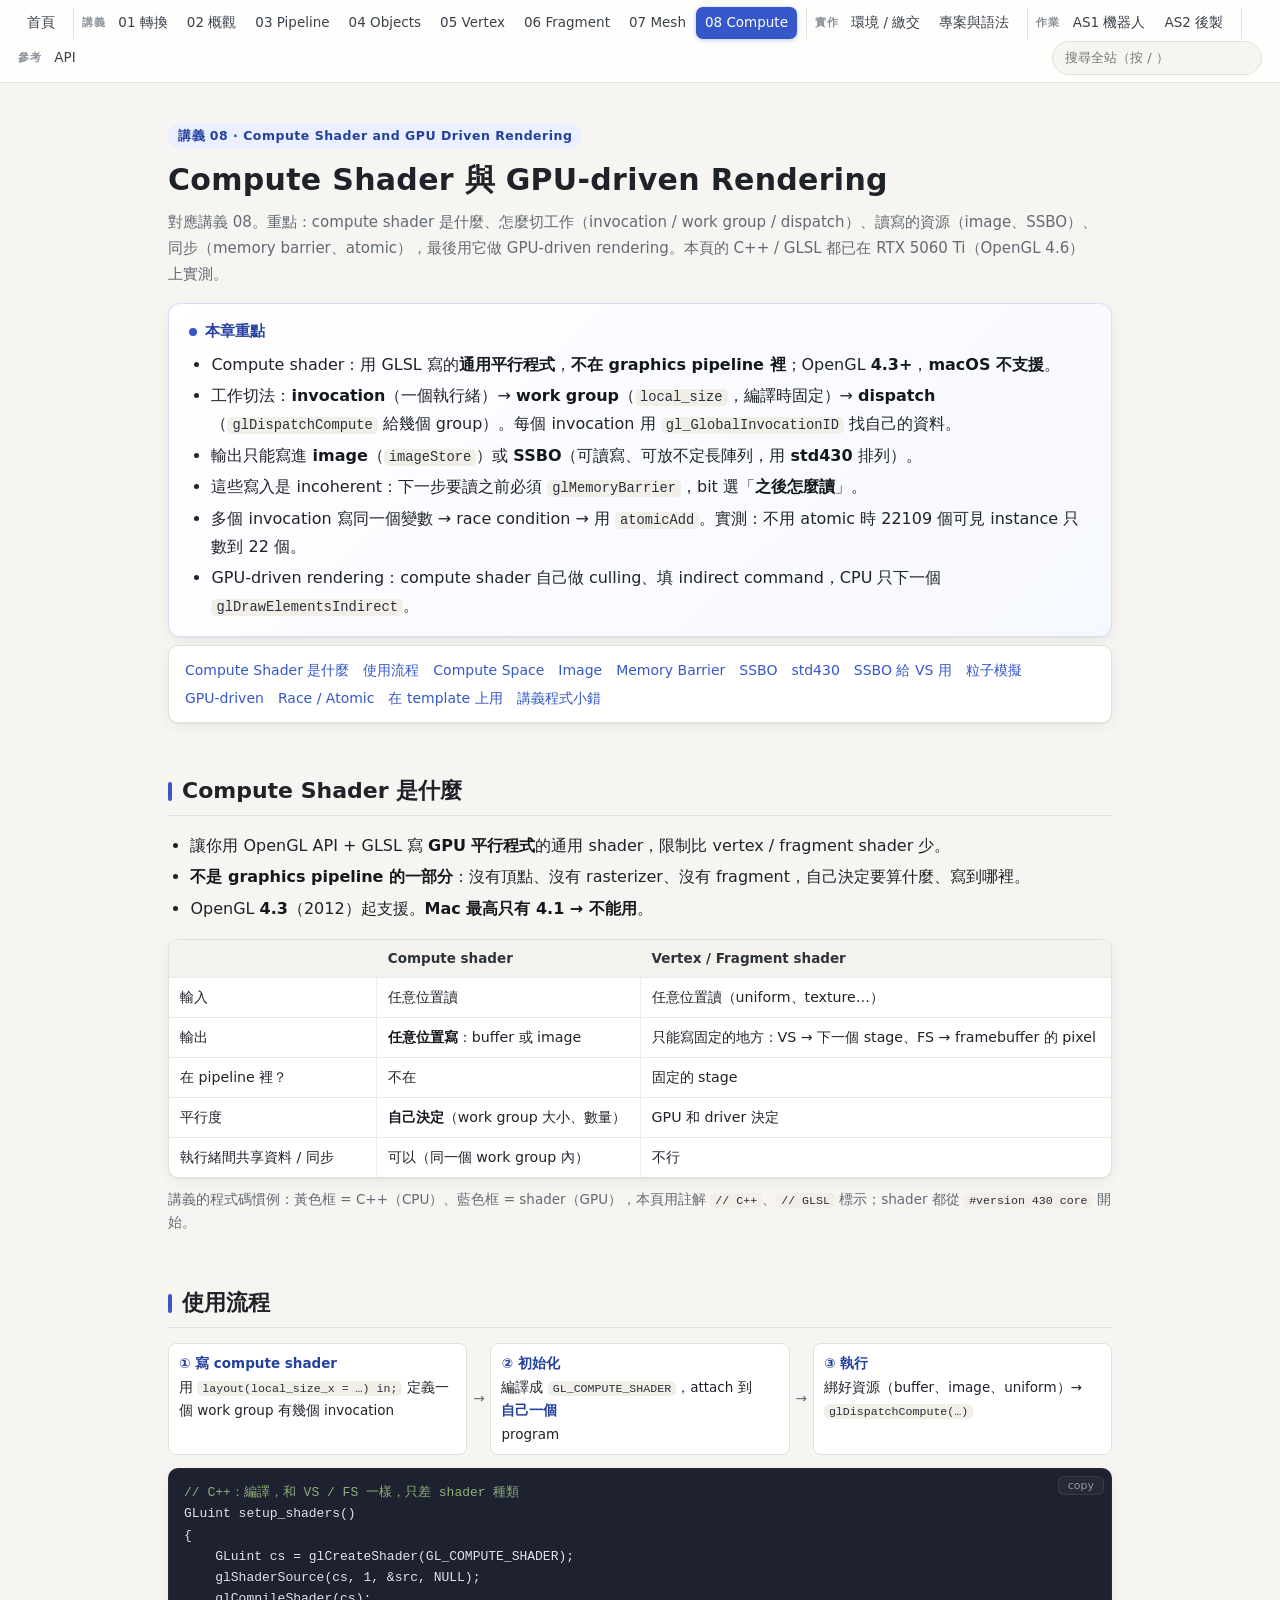
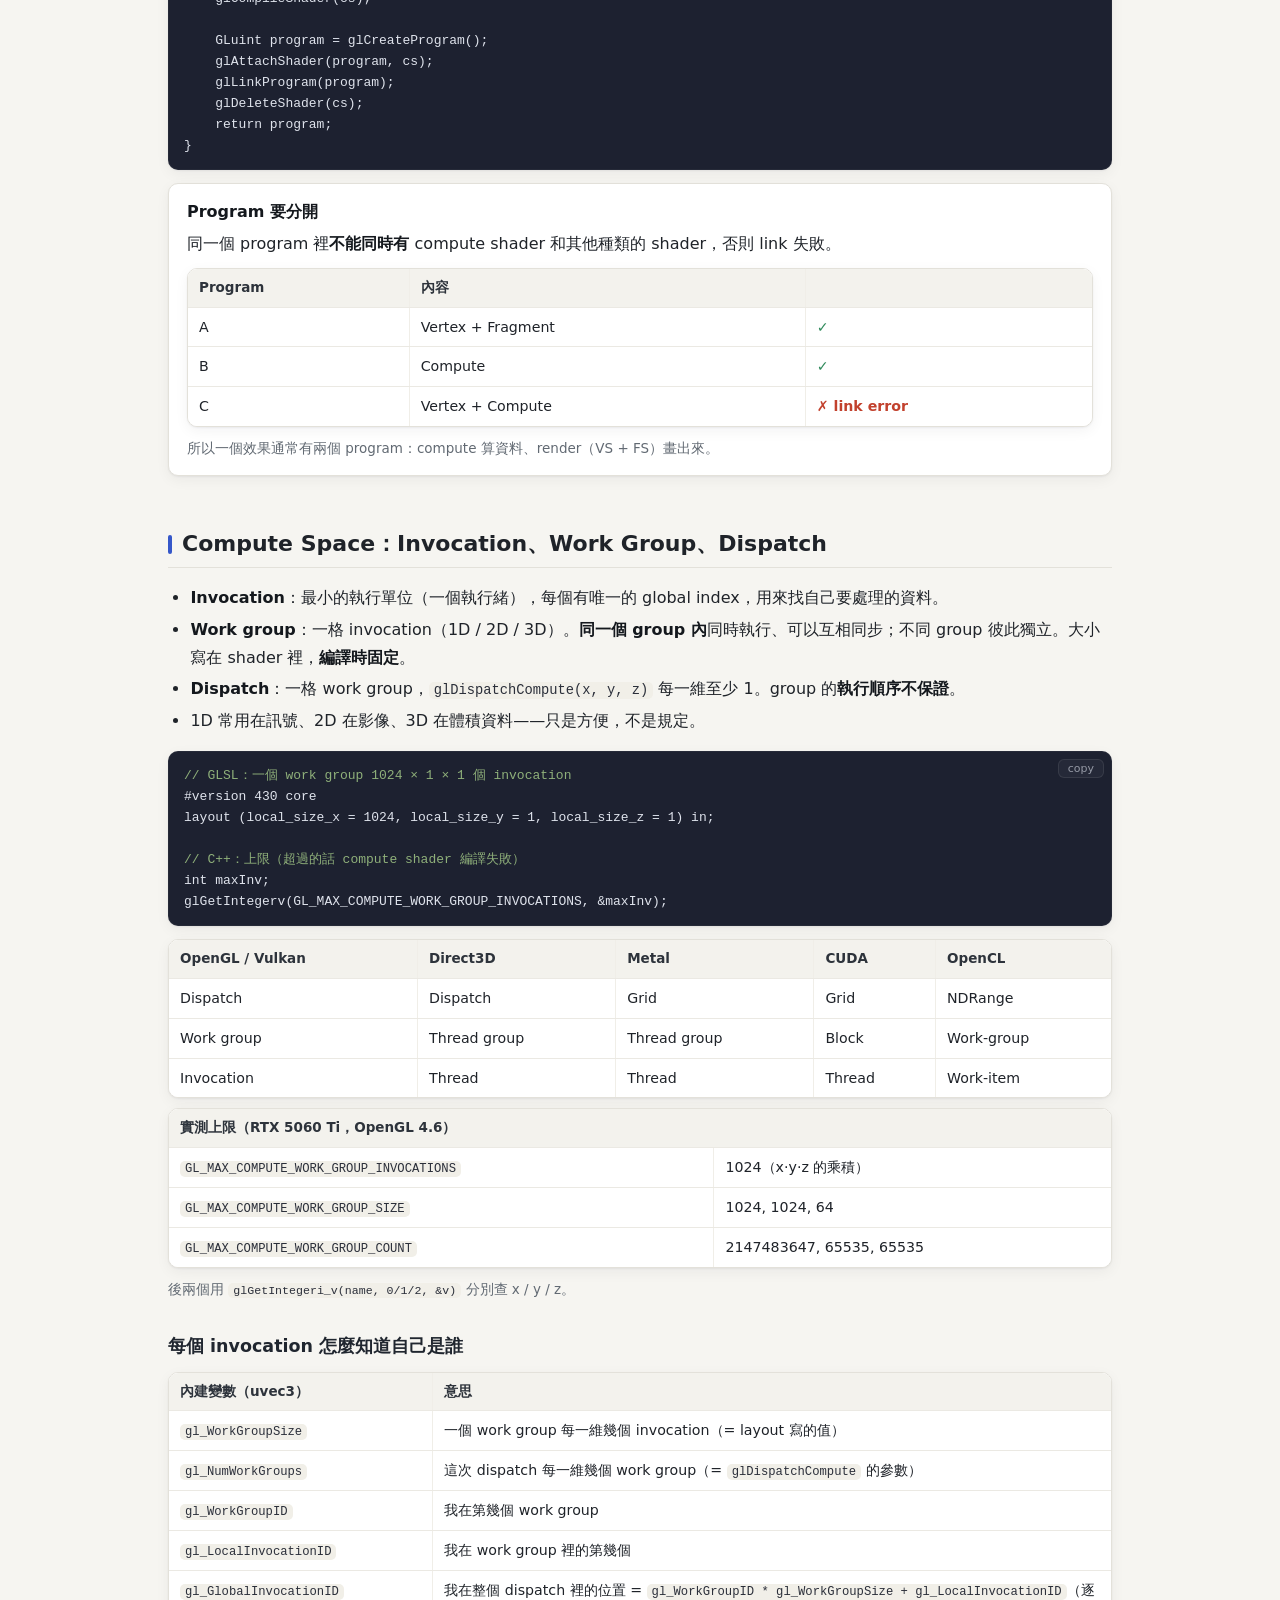
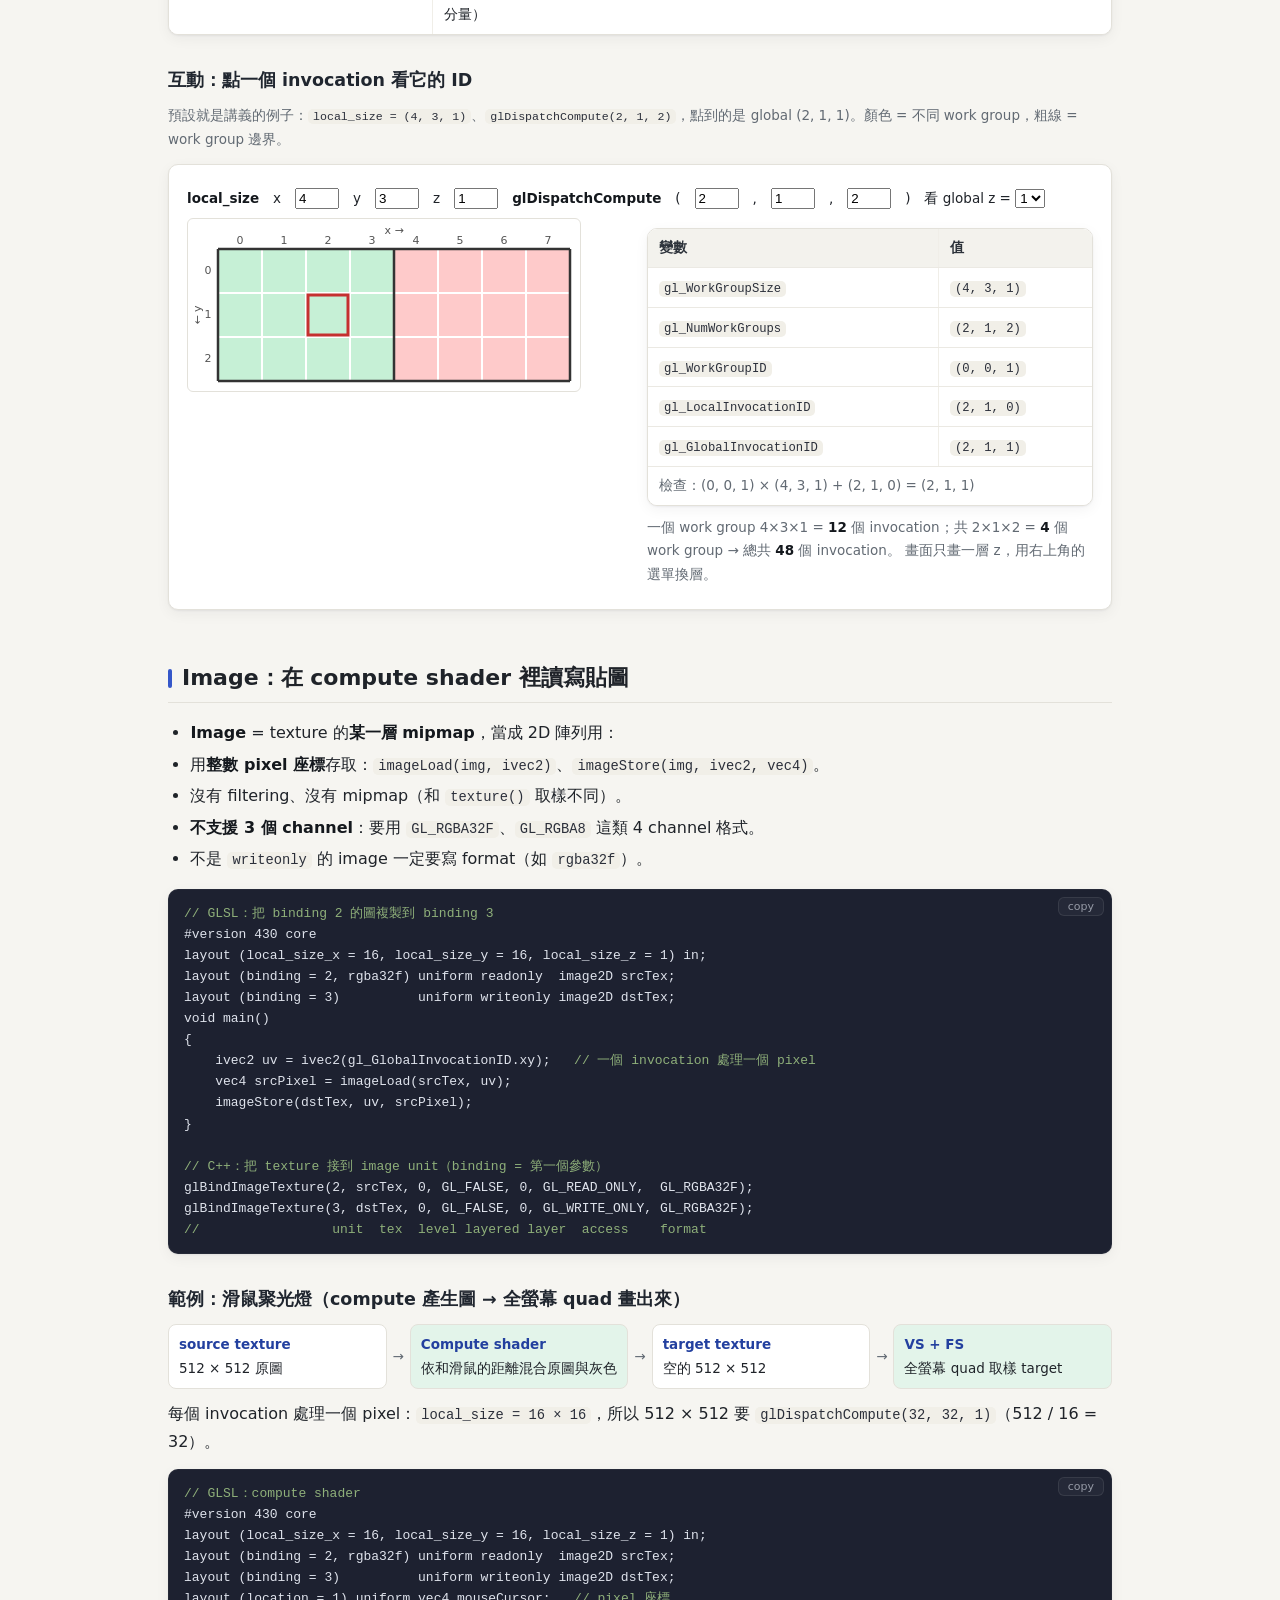
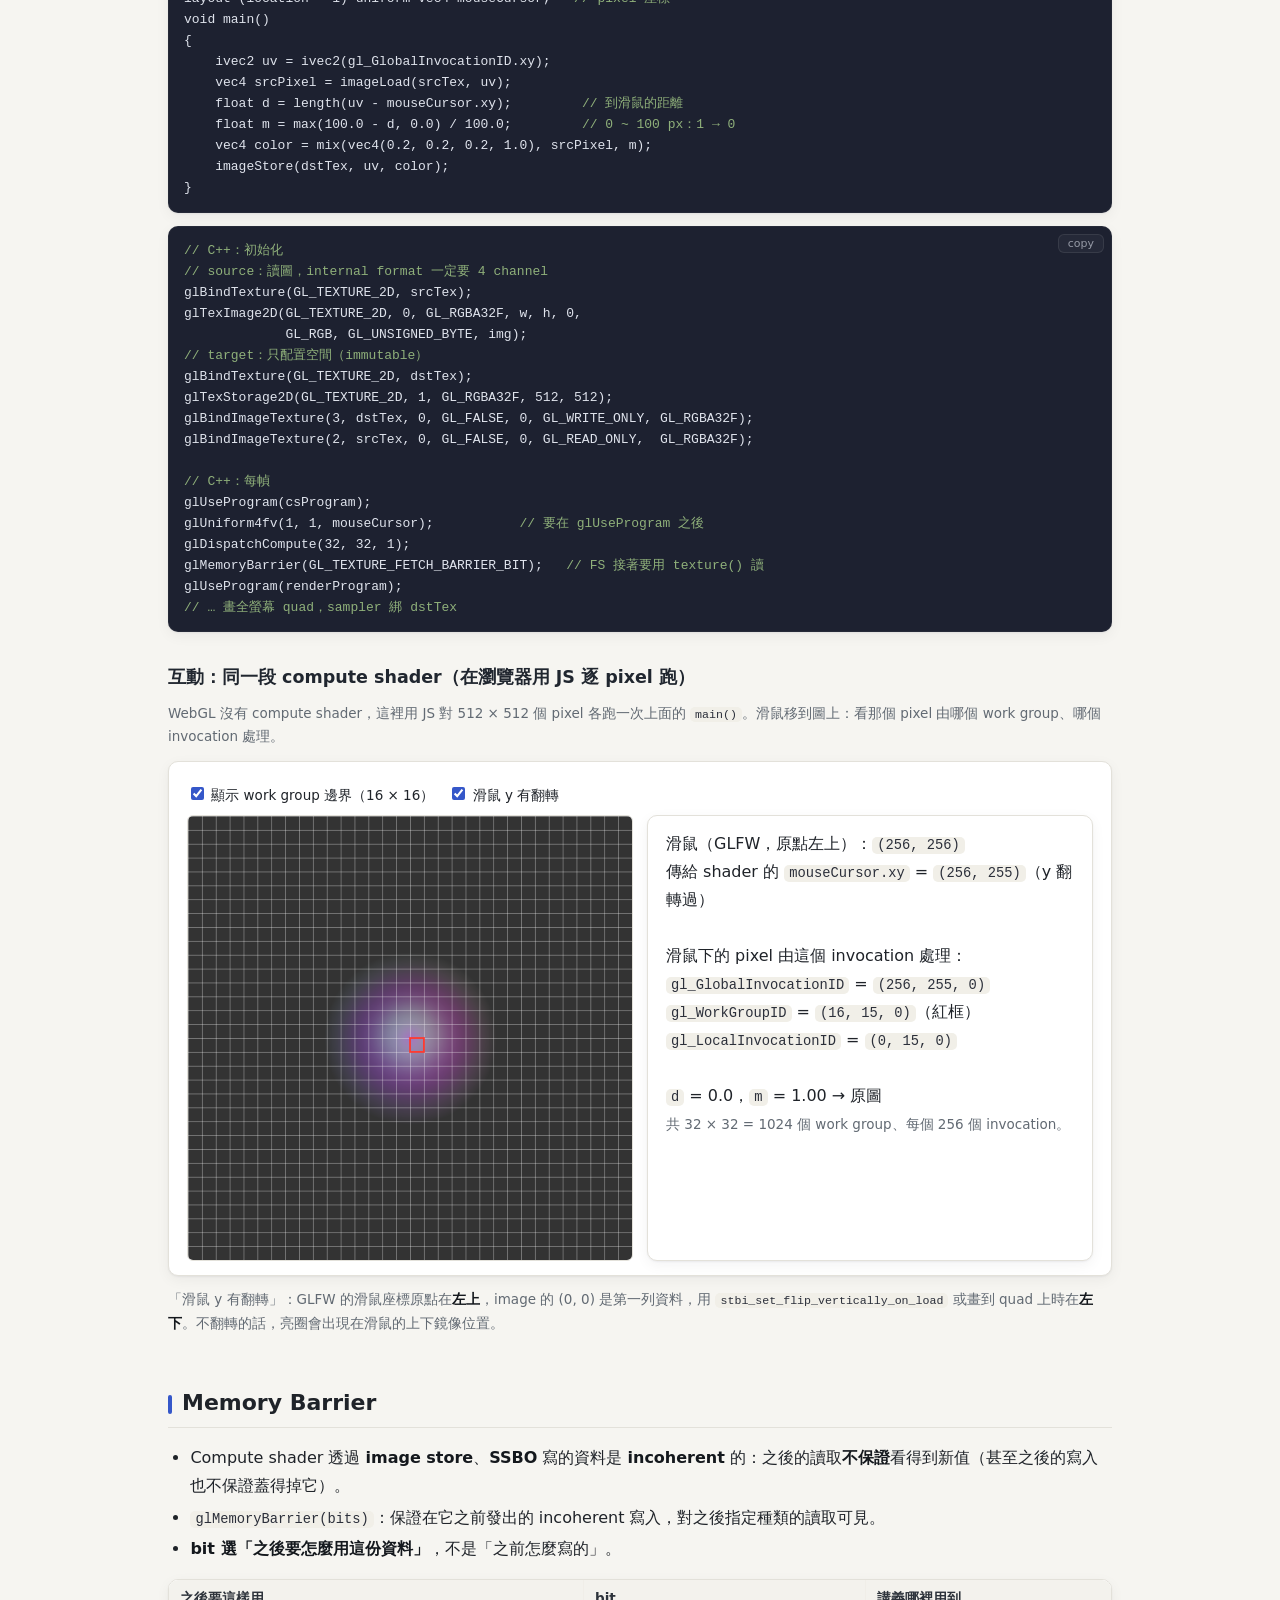
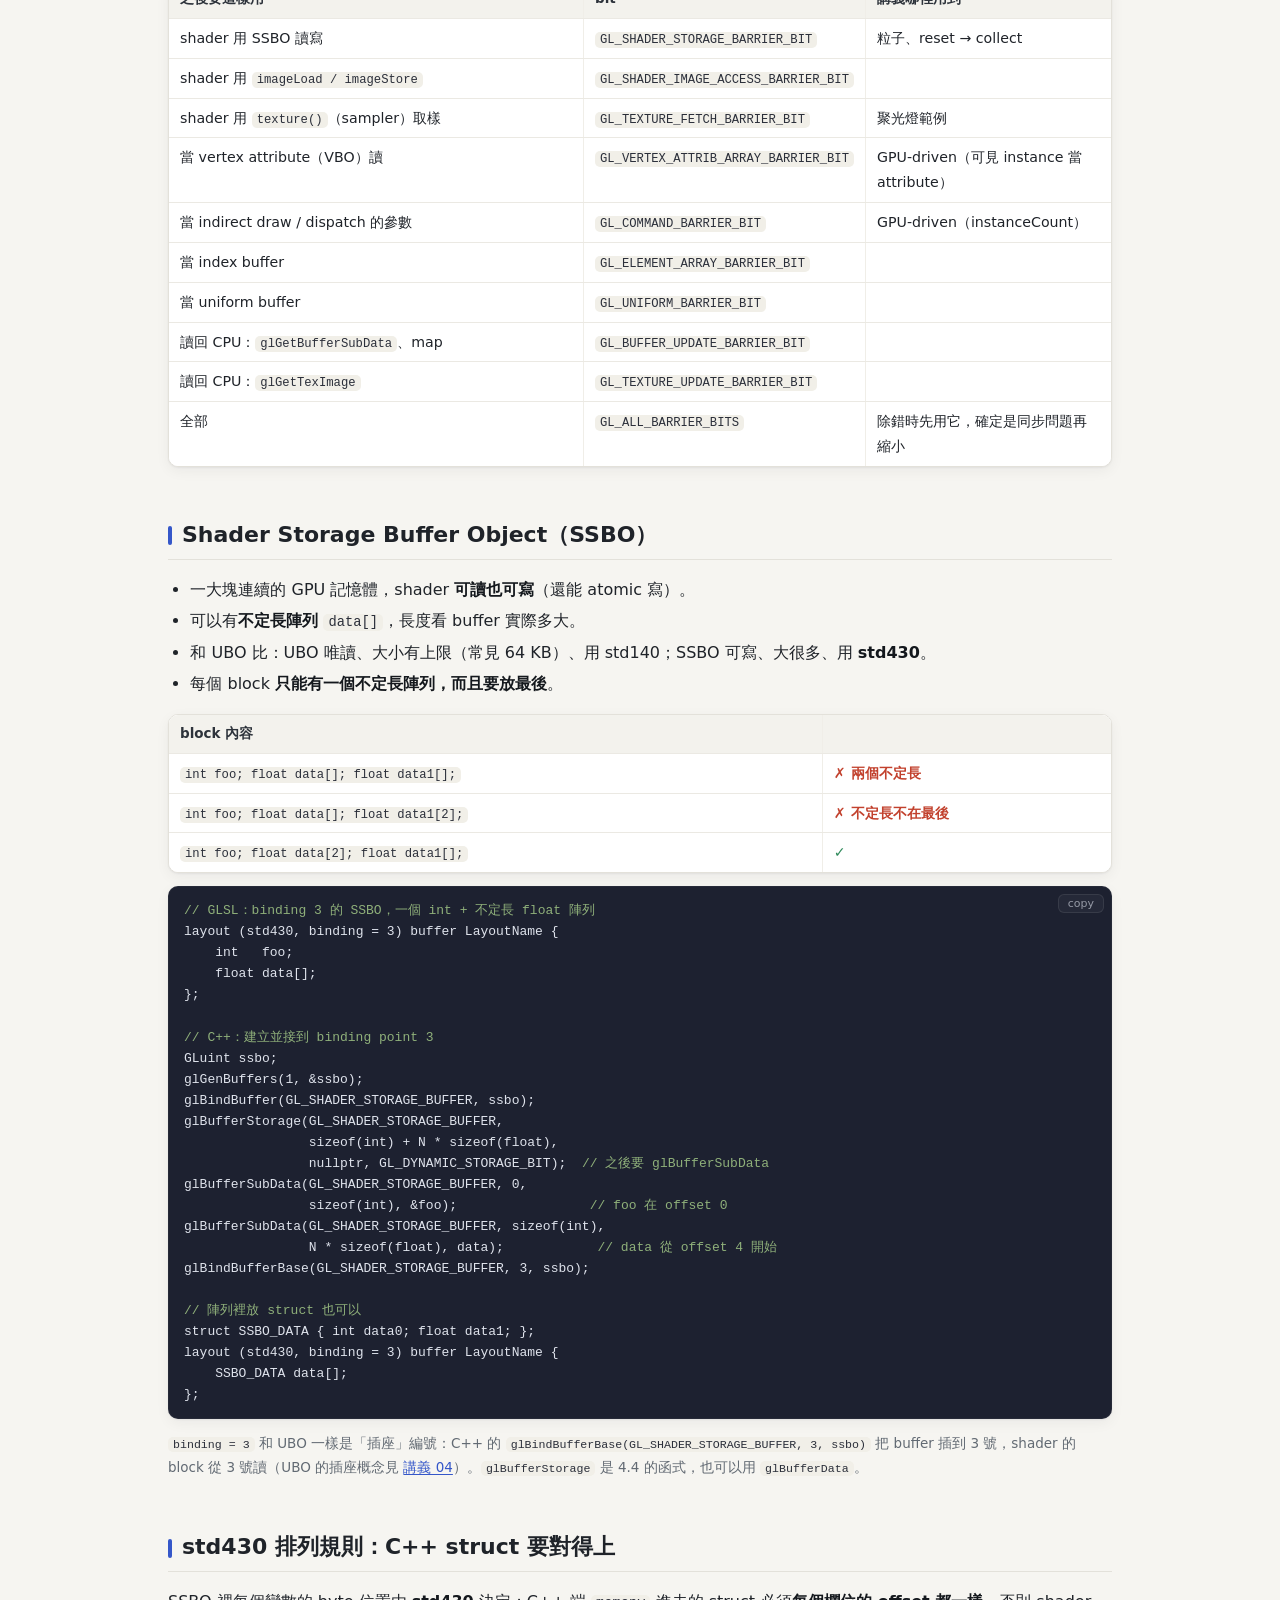
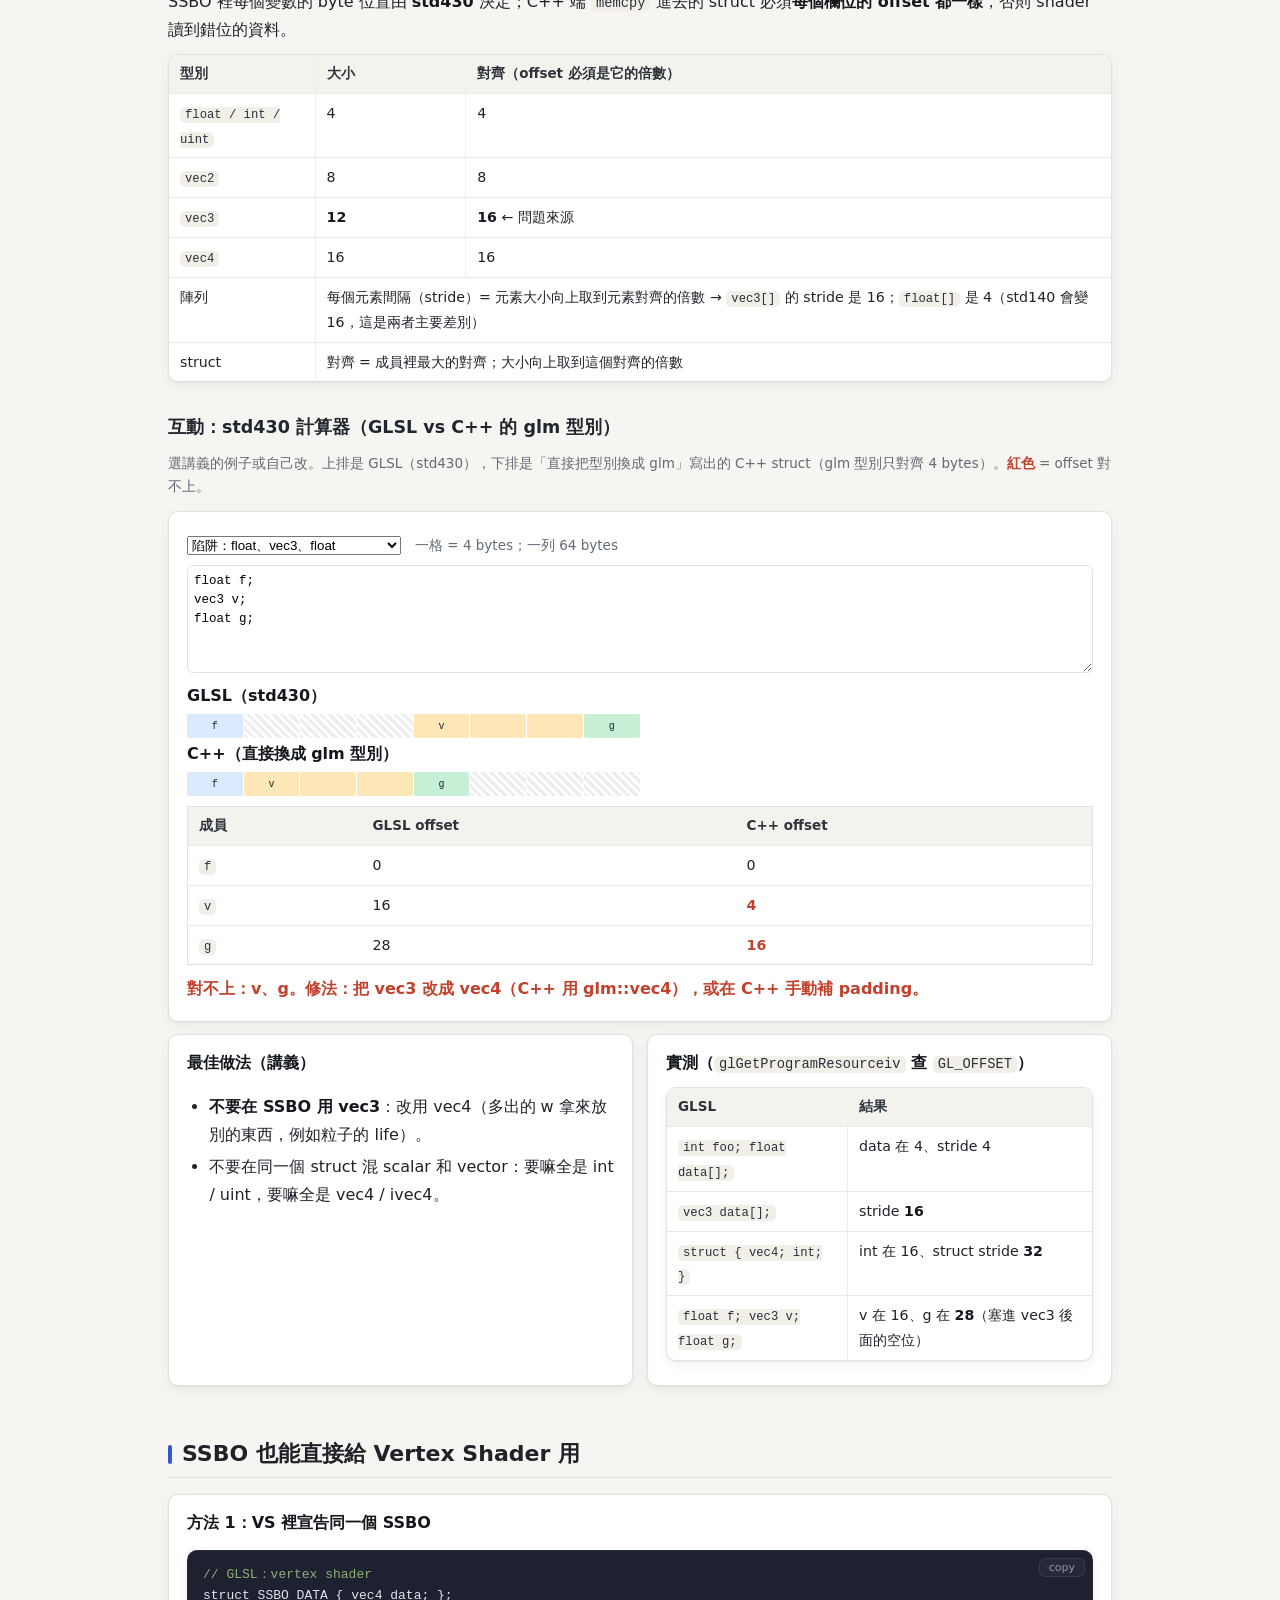
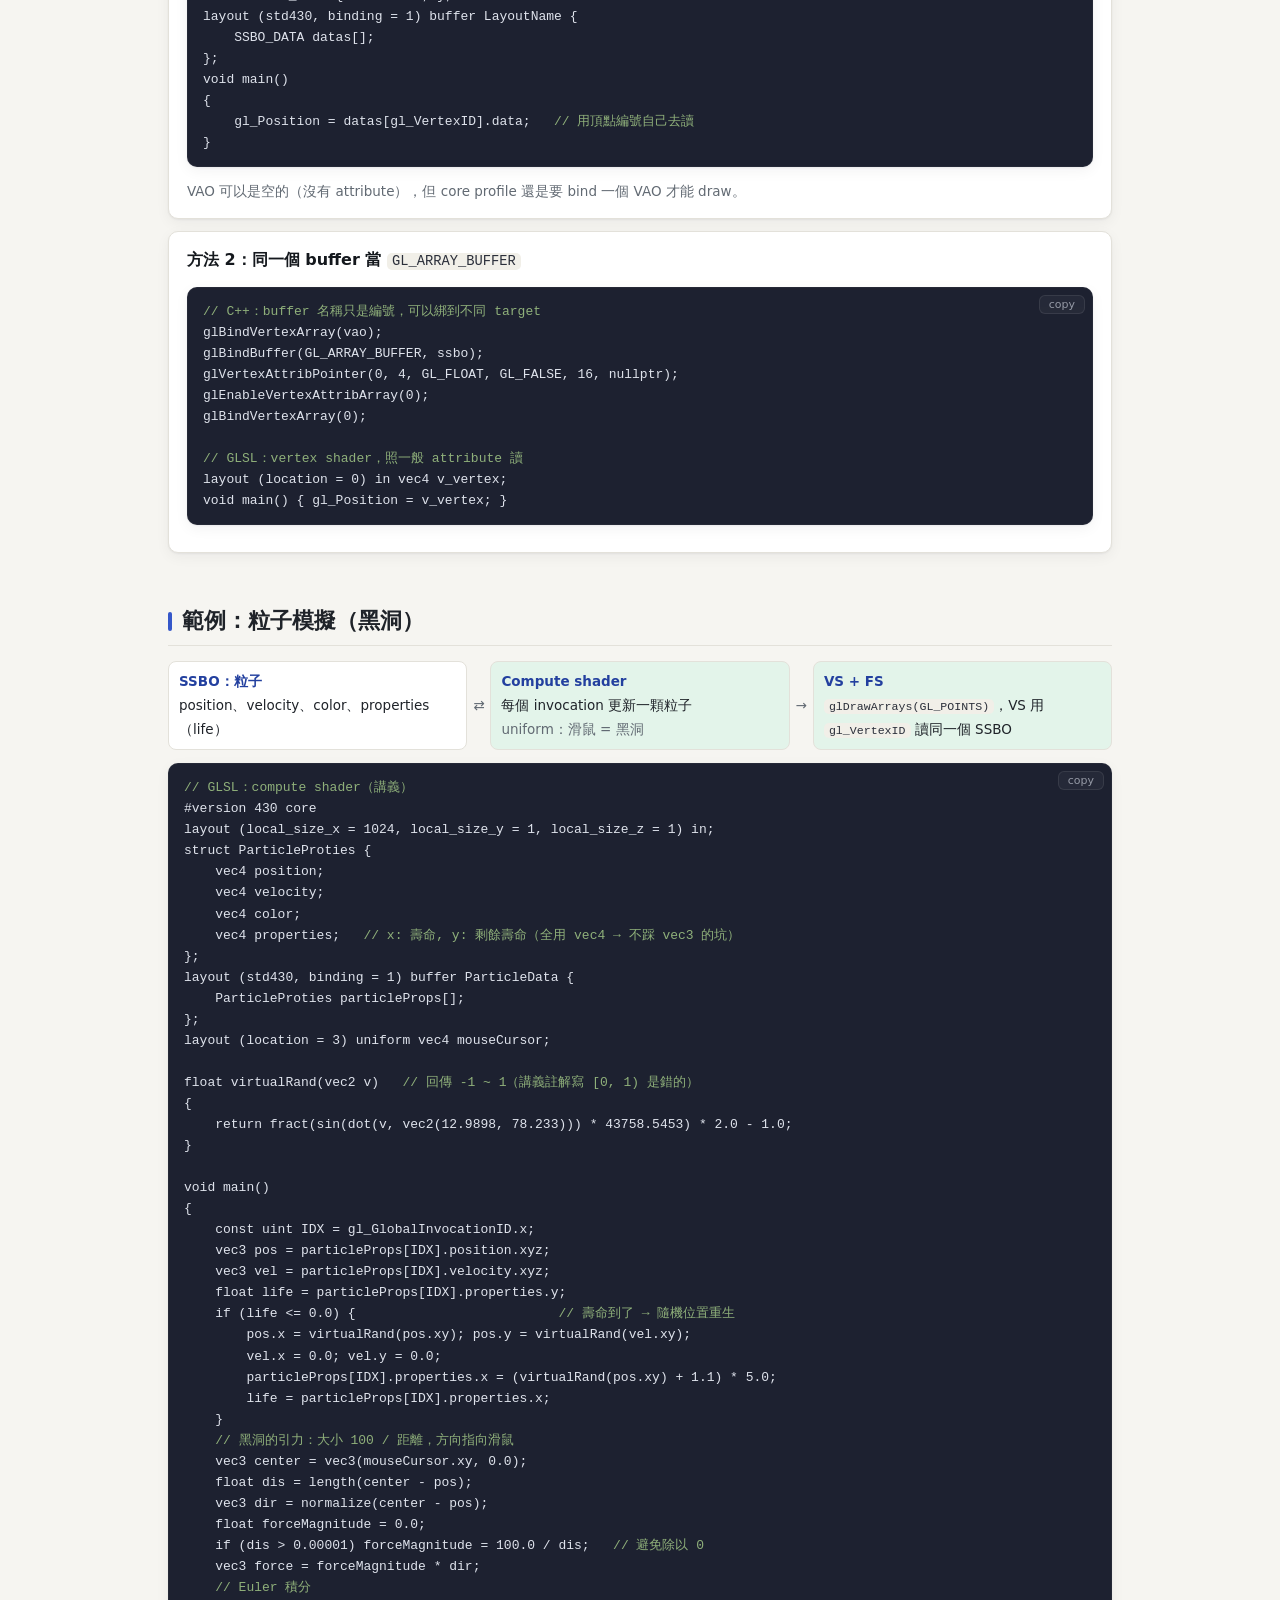
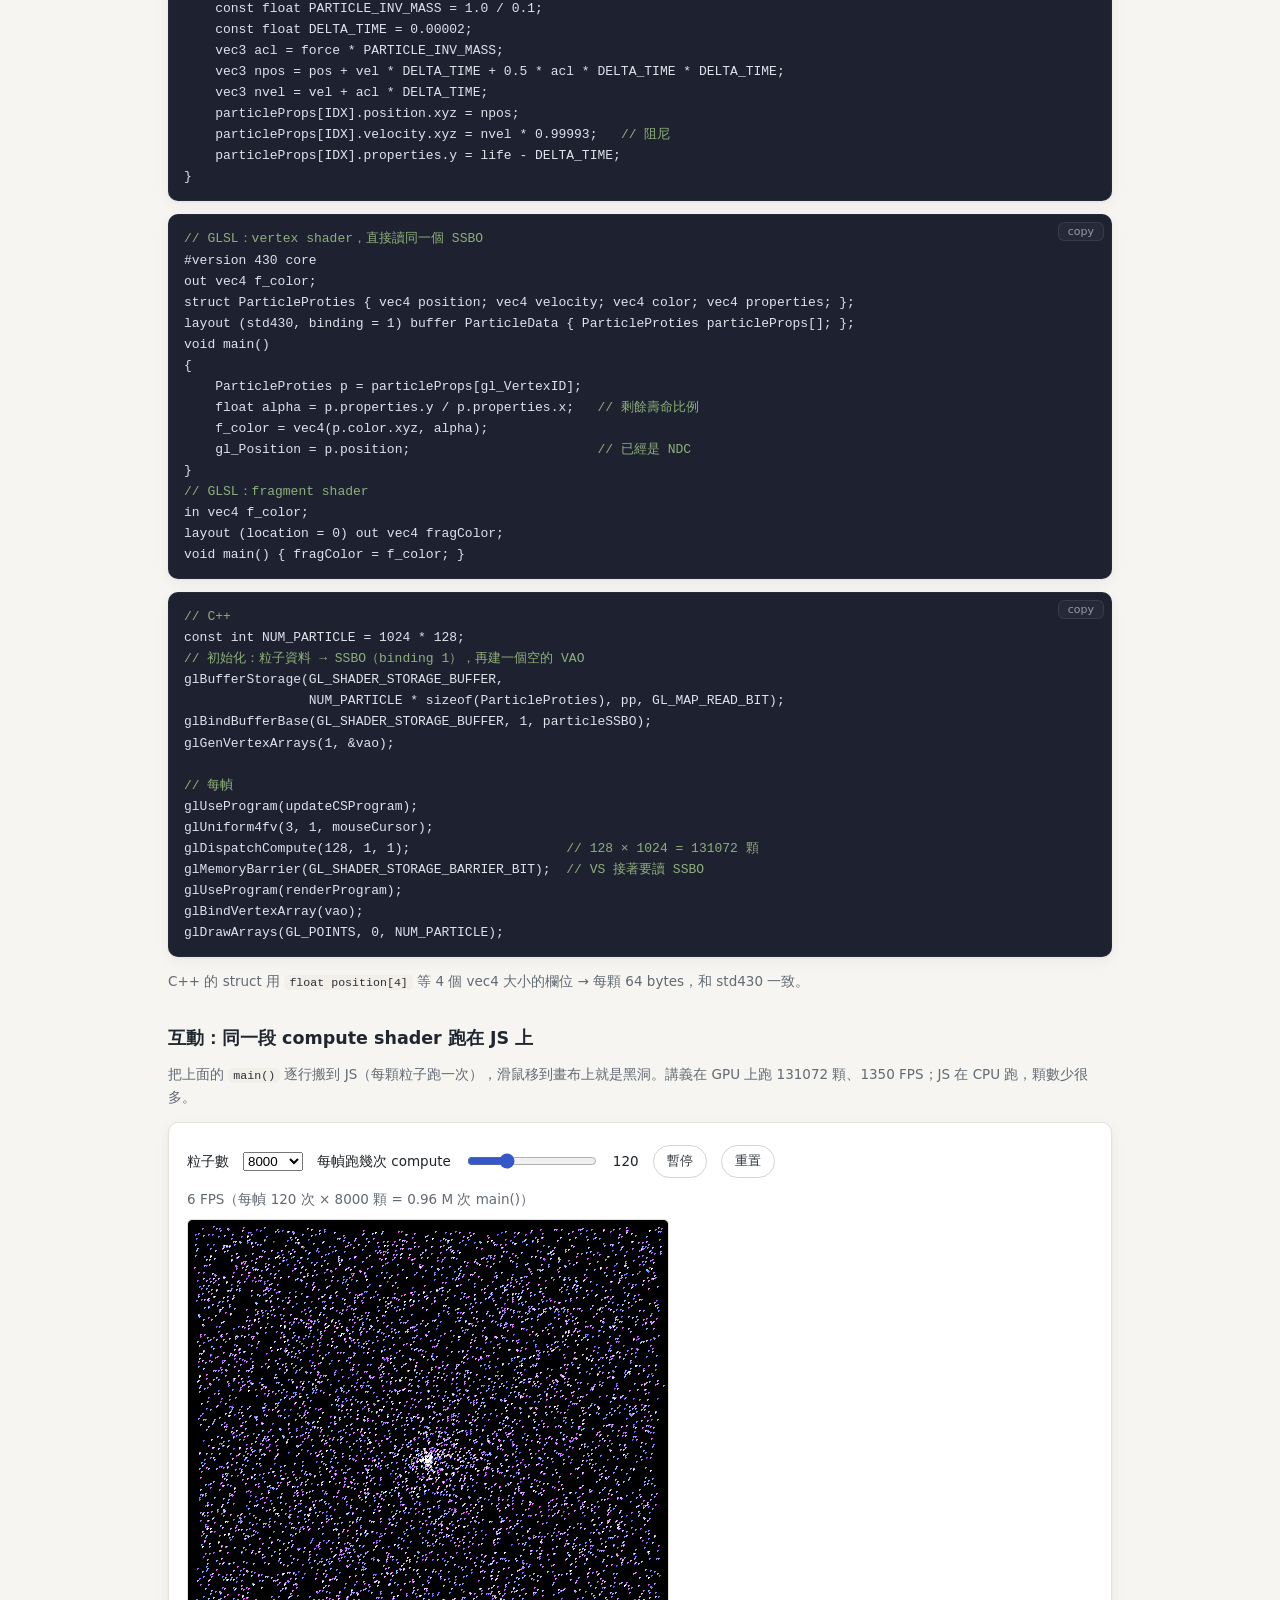
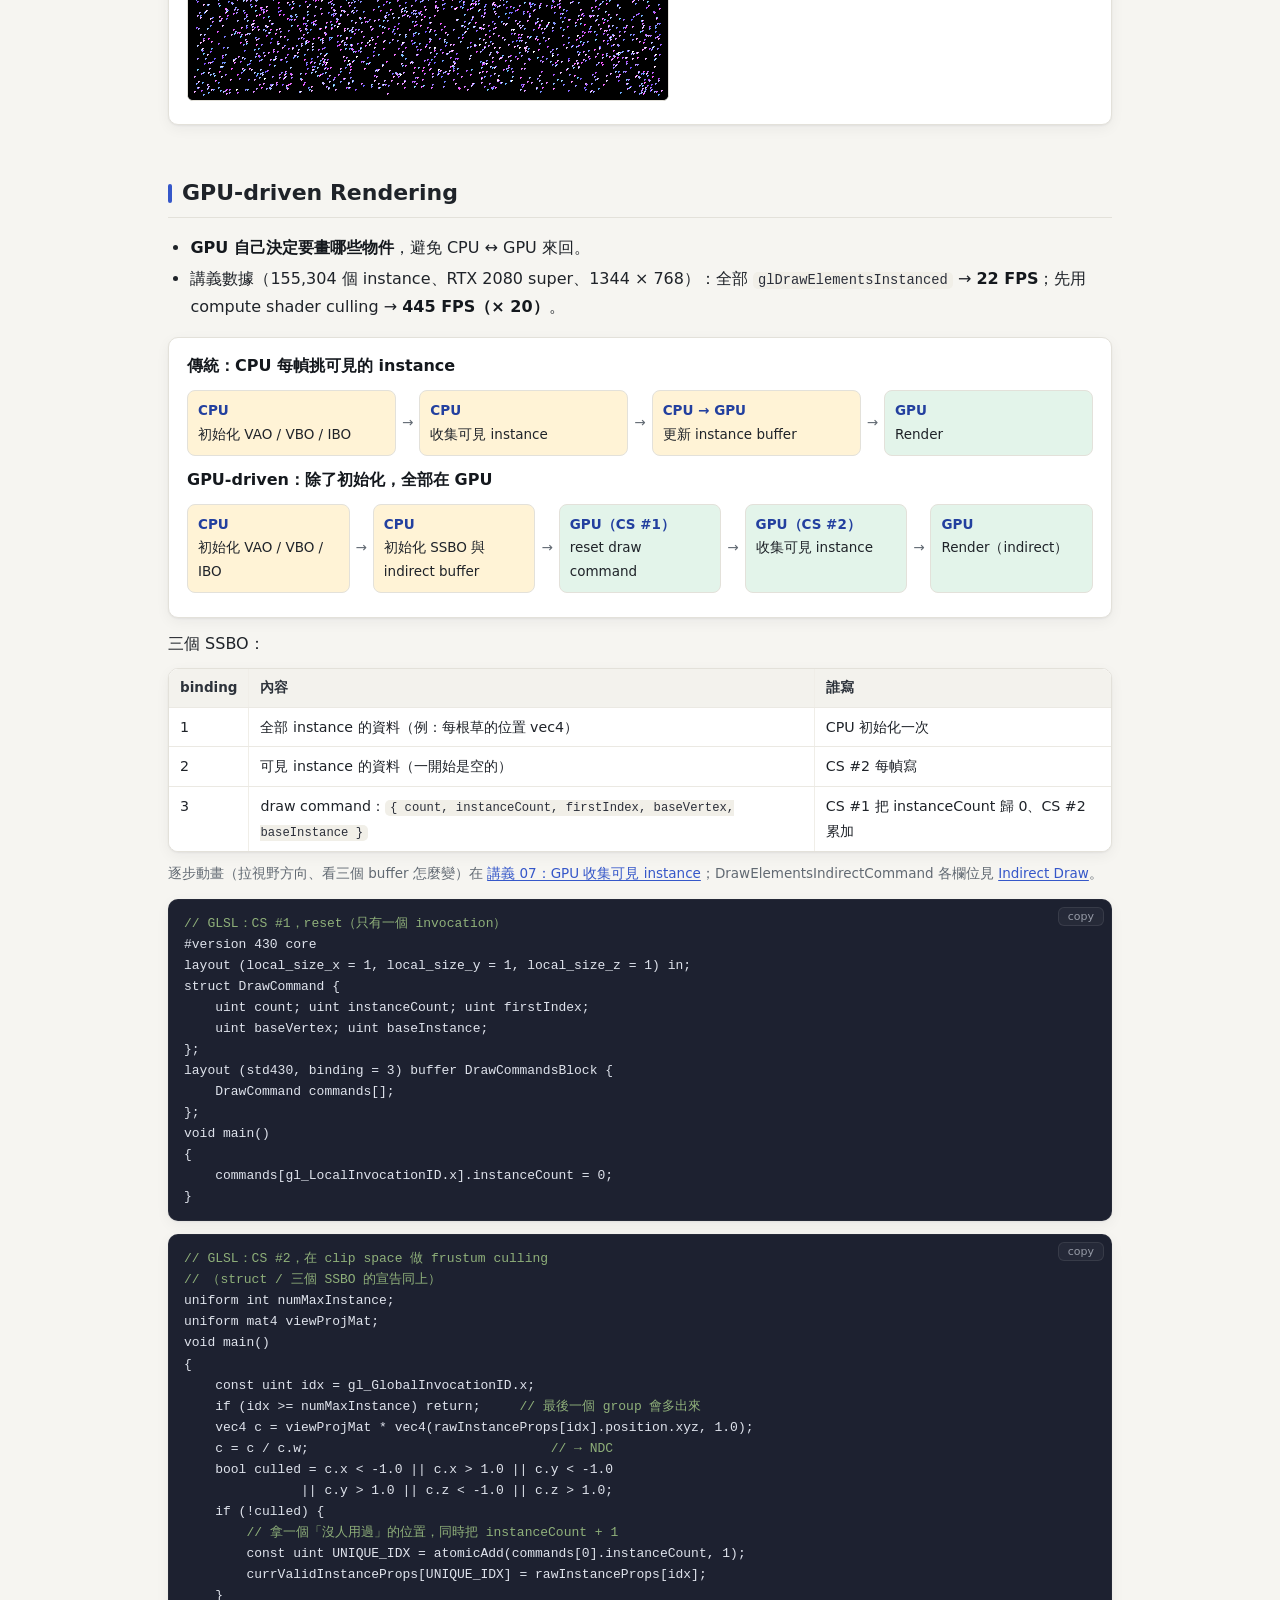
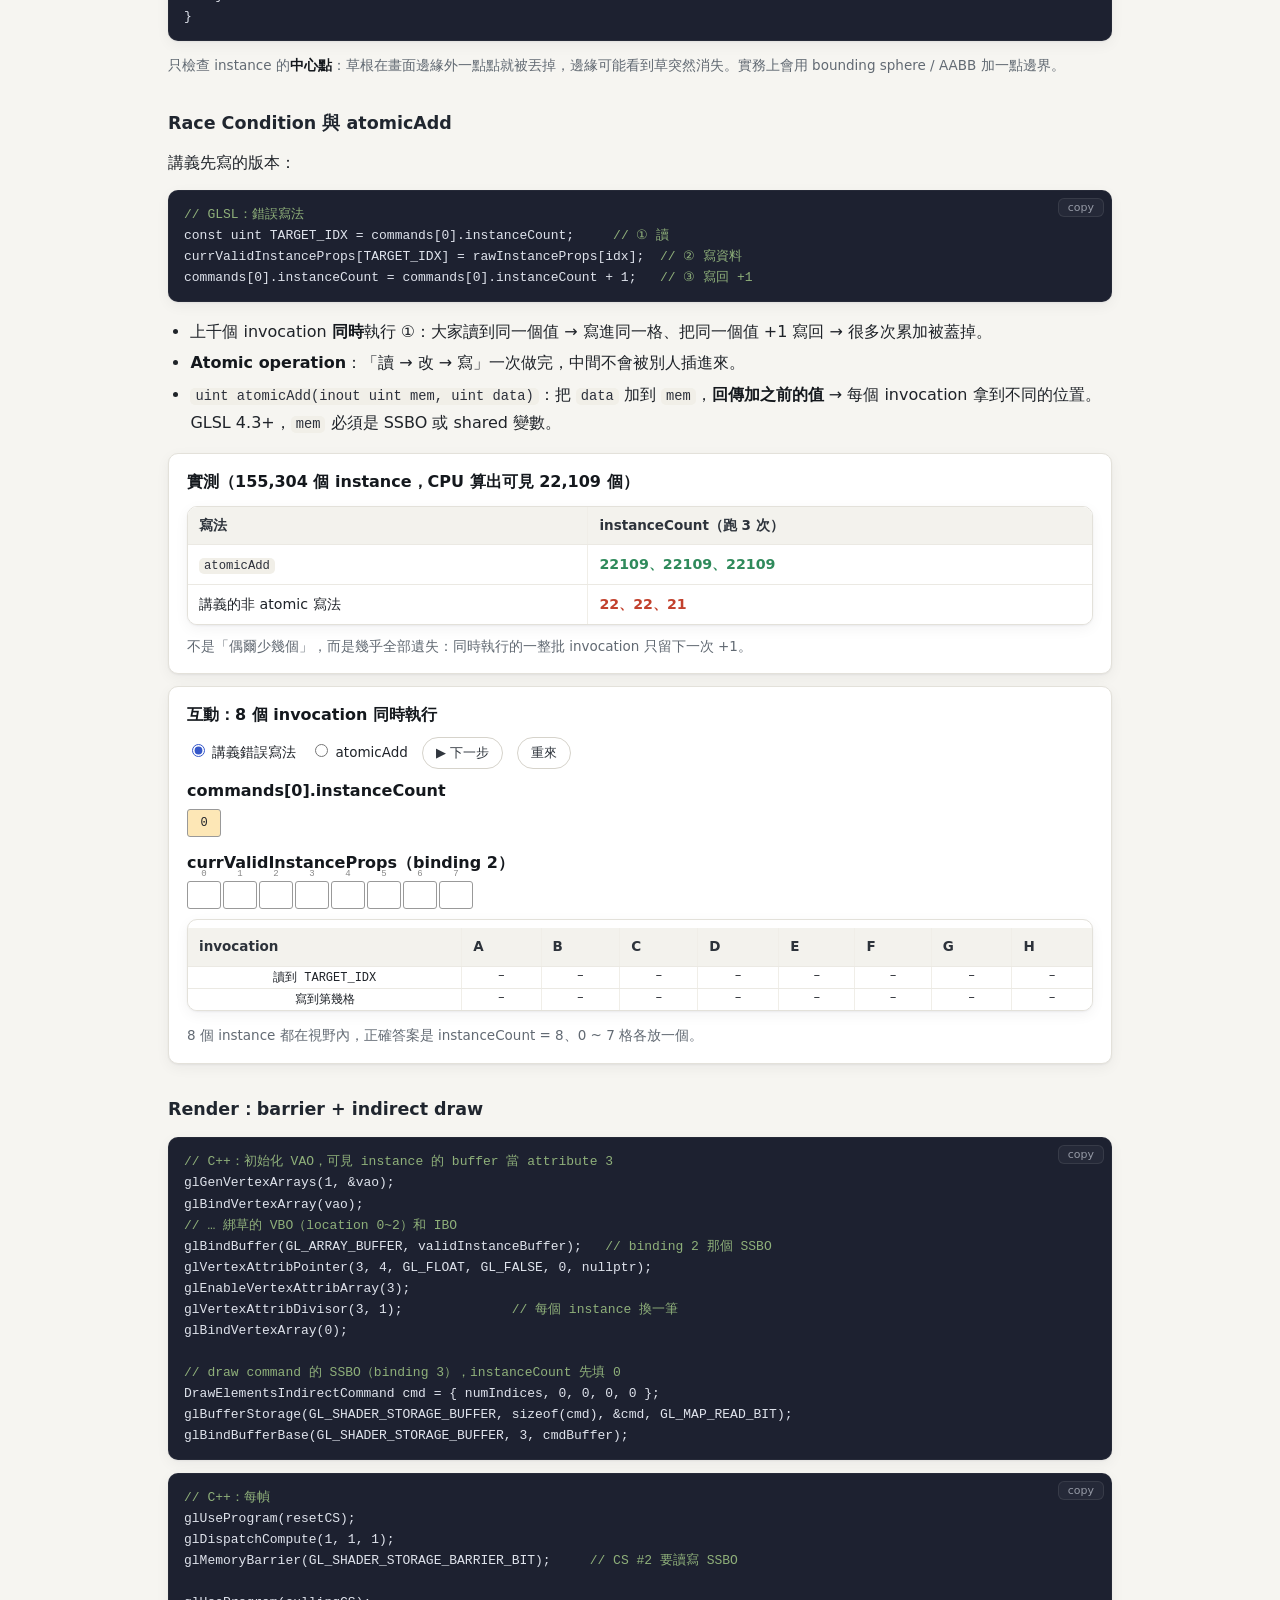
<file: 08-compute.html>
<!doctype html>
<html lang="zh-Hant"><head><meta charset="utf-8"><meta name="viewport" content="width=device-width,initial-scale=1">
<title>Compute Shader 與 GPU-driven Rendering</title><link rel="stylesheet" href="style.css">
<style>
canvas{border:1px solid var(--line);border-radius:6px;background:#fff;max-width:100%;height:auto}
.flow{display:flex;align-items:stretch;gap:6px;flex-wrap:wrap;font-size:13.5px;margin:10px 0}
.flow div{flex:1;min-width:130px;background:#fff;border:1px solid var(--line);border-radius:8px;padding:8px 10px}
.flow div b{display:block;color:var(--acc-ink)}
.flow div.gpu{background:#e3f4ea}.flow div.cpu{background:#fff3d6}
.flow i{align-self:center;font-style:normal;color:var(--mut)}
.ok{color:var(--prog);font-weight:600}.bad{color:var(--warn);font-weight:600}
.cells{display:flex;gap:2px;flex-wrap:wrap;margin:4px 0}
.cells div{min-width:34px;height:28px;padding:0 4px;display:flex;align-items:center;justify-content:center;font:12px ui-monospace,monospace;border:1px solid #999;border-radius:3px;background:#fff;position:relative}
.cells div small{position:absolute;top:-13px;font-size:9px;color:#888}
.cells .w{background:#fde7b6}.cells .x{background:#fecaca}.cells .g{background:#c6f0d6}
.lay{display:grid;grid-template-columns:repeat(16,1fr);gap:1px;margin:4px 0 2px;font:10px ui-monospace,monospace}
.lay div{height:24px;display:flex;align-items:center;justify-content:center;border-radius:2px;overflow:hidden;white-space:nowrap}
.lay .pad{background:repeating-linear-gradient(45deg,#eee,#eee 3px,#fff 3px,#fff 6px);color:#999}
.inv td{font:12px ui-monospace,monospace;text-align:center;padding:2px 6px}
.inv tr.on td{background:#fde7b6}
textarea{width:100%;font:12.5px/1.5 ui-monospace,monospace;border:1px solid var(--line);border-radius:6px;padding:6px}
svg text{font-family:system-ui,sans-serif}
</style></head>
<body><main>
<p class="kicker">講義 08 · Compute Shader and GPU Driven Rendering</p>
<h1>Compute Shader 與 GPU-driven Rendering</h1>
<p class="mut">對應講義 08。重點：compute shader 是什麼、怎麼切工作（invocation / work group / dispatch）、讀寫的資源（image、SSBO）、同步（memory barrier、atomic），最後用它做 GPU-driven rendering。本頁的 C++ / GLSL 都已在 RTX 5060 Ti（OpenGL 4.6）上實測。</p>
<div class="key"><b>本章重點</b>
<ul>
<li>Compute shader：用 GLSL 寫的<b>通用平行程式</b>，<b>不在 graphics pipeline 裡</b>；OpenGL <b>4.3+</b>，<b>macOS 不支援</b>。</li>
<li>工作切法：<b>invocation</b>（一個執行緒）→ <b>work group</b>（<code>local_size</code>，編譯時固定）→ <b>dispatch</b>（<code>glDispatchCompute</code> 給幾個 group）。每個 invocation 用 <code>gl_GlobalInvocationID</code> 找自己的資料。</li>
<li>輸出只能寫進 <b>image</b>（<code>imageStore</code>）或 <b>SSBO</b>（可讀寫、可放不定長陣列，用 <b>std430</b> 排列）。</li>
<li>這些寫入是 incoherent：下一步要讀之前必須 <code>glMemoryBarrier</code>，bit 選「<b>之後怎麼讀</b>」。</li>
<li>多個 invocation 寫同一個變數 → race condition → 用 <code>atomicAdd</code>。實測：不用 atomic 時 22109 個可見 instance 只數到 22 個。</li>
<li>GPU-driven rendering：compute shader 自己做 culling、填 indirect command，CPU 只下一個 <code>glDrawElementsIndirect</code>。</li>
</ul></div>
<div class="toc"><a href="#what">Compute Shader 是什麼</a><a href="#usage">使用流程</a><a href="#space">Compute Space</a><a href="#image">Image</a><a href="#barrier">Memory Barrier</a><a href="#ssbo">SSBO</a><a href="#std430">std430</a><a href="#ssbo-vs">SSBO 給 VS 用</a><a href="#particle">粒子模擬</a><a href="#gpudriven">GPU-driven</a><a href="#race">Race / Atomic</a><a href="#template">在 template 上用</a><a href="#errata">講義程式小錯</a></div>

<!-- ============================================================ -->
<h2 id="what">Compute Shader 是什麼</h2>
<ul>
<li>讓你用 OpenGL API + GLSL 寫 <b>GPU 平行程式</b>的通用 shader，限制比 vertex / fragment shader 少。</li>
<li><b>不是 graphics pipeline 的一部分</b>：沒有頂點、沒有 rasterizer、沒有 fragment，自己決定要算什麼、寫到哪裡。</li>
<li>OpenGL <b>4.3</b>（2012）起支援。<b>Mac 最高只有 4.1 → 不能用</b>。</li>
</ul>
<table>
<tr><th style="width:22%"></th><th>Compute shader</th><th>Vertex / Fragment shader</th></tr>
<tr><td>輸入</td><td>任意位置讀</td><td>任意位置讀（uniform、texture…）</td></tr>
<tr><td>輸出</td><td><b>任意位置寫</b>：buffer 或 image</td><td>只能寫固定的地方：VS → 下一個 stage、FS → framebuffer 的 pixel</td></tr>
<tr><td>在 pipeline 裡？</td><td>不在</td><td>固定的 stage</td></tr>
<tr><td>平行度</td><td><b>自己決定</b>（work group 大小、數量）</td><td>GPU 和 driver 決定</td></tr>
<tr><td>執行緒間共享資料 / 同步</td><td>可以（同一個 work group 內）</td><td>不行</td></tr>
</table>
<p class="mut">講義的程式碼慣例：黃色框 = C++（CPU）、藍色框 = shader（GPU），本頁用註解 <code>// C++</code>、<code>// GLSL</code> 標示；shader 都從 <code>#version 430 core</code> 開始。</p>

<!-- ============================================================ -->
<h2 id="usage">使用流程</h2>
<div class="flow">
<div><b>① 寫 compute shader</b>用 <code>layout(local_size_x = …) in;</code> 定義一個 work group 有幾個 invocation</div><i>→</i>
<div><b>② 初始化</b>編譯成 <code>GL_COMPUTE_SHADER</code>，attach 到<b>自己一個</b> program</div><i>→</i>
<div><b>③ 執行</b>綁好資源（buffer、image、uniform）→ <code>glDispatchCompute(…)</code></div>
</div>
<div>
<pre><code><span class="c">// C++：編譯，和 VS / FS 一樣，只差 shader 種類</span>
GLuint setup_shaders()
{
    GLuint cs = glCreateShader(GL_COMPUTE_SHADER);
    glShaderSource(cs, 1, &amp;src, NULL);
    glCompileShader(cs);

    GLuint program = glCreateProgram();
    glAttachShader(program, cs);
    glLinkProgram(program);
    glDeleteShader(cs);
    return program;
}</code></pre>
<div class="card"><b>Program 要分開</b>
<p style="margin:4px 0">同一個 program 裡<b>不能同時有</b> compute shader 和其他種類的 shader，否則 link 失敗。</p>
<table>
<tr><th>Program</th><th>內容</th><th></th></tr>
<tr><td>A</td><td>Vertex + Fragment</td><td class="ok">✓</td></tr>
<tr><td>B</td><td>Compute</td><td class="ok">✓</td></tr>
<tr><td>C</td><td>Vertex + Compute</td><td class="bad">✗ link error</td></tr>
</table>
<p class="mut" style="margin:0">所以一個效果通常有兩個 program：compute 算資料、render（VS + FS）畫出來。</p></div></div>

<!-- ============================================================ -->
<h2 id="space">Compute Space：Invocation、Work Group、Dispatch</h2>
<div>
<div>
<ul>
<li><b>Invocation</b>：最小的執行單位（一個執行緒），每個有唯一的 global index，用來找自己要處理的資料。</li>
<li><b>Work group</b>：一格 invocation（1D / 2D / 3D）。<b>同一個 group 內</b>同時執行、可以互相同步；不同 group 彼此獨立。大小寫在 shader 裡，<b>編譯時固定</b>。</li>
<li><b>Dispatch</b>：一格 work group，<code>glDispatchCompute(x, y, z)</code> 每一維至少 1。group 的<b>執行順序不保證</b>。</li>
<li>1D 常用在訊號、2D 在影像、3D 在體積資料——只是方便，不是規定。</li>
</ul>
<pre><code><span class="c">// GLSL：一個 work group 1024 × 1 × 1 個 invocation</span>
#version 430 core
layout (local_size_x = 1024, local_size_y = 1, local_size_z = 1) in;

<span class="c">// C++：上限（超過的話 compute shader 編譯失敗）</span>
int maxInv;
glGetIntegerv(GL_MAX_COMPUTE_WORK_GROUP_INVOCATIONS, &amp;maxInv);</code></pre>
</div>
<div>
<table>
<tr><th>OpenGL / Vulkan</th><th>Direct3D</th><th>Metal</th><th>CUDA</th><th>OpenCL</th></tr>
<tr><td>Dispatch</td><td>Dispatch</td><td>Grid</td><td>Grid</td><td>NDRange</td></tr>
<tr><td>Work group</td><td>Thread group</td><td>Thread group</td><td>Block</td><td>Work-group</td></tr>
<tr><td>Invocation</td><td>Thread</td><td>Thread</td><td>Thread</td><td>Work-item</td></tr>
</table>
<table>
<tr><th colspan="2">實測上限（RTX 5060 Ti，OpenGL 4.6）</th></tr>
<tr><td><code>GL_MAX_COMPUTE_WORK_GROUP_INVOCATIONS</code></td><td>1024（x·y·z 的乘積）</td></tr>
<tr><td><code>GL_MAX_COMPUTE_WORK_GROUP_SIZE</code></td><td>1024, 1024, 64</td></tr>
<tr><td><code>GL_MAX_COMPUTE_WORK_GROUP_COUNT</code></td><td>2147483647, 65535, 65535</td></tr>
</table>
<p class="mut">後兩個用 <code>glGetIntegeri_v(name, 0/1/2, &amp;v)</code> 分別查 x / y / z。</p></div></div>

<h3>每個 invocation 怎麼知道自己是誰</h3>
<table>
<tr><th style="width:28%">內建變數（uvec3）</th><th>意思</th></tr>
<tr><td><code>gl_WorkGroupSize</code></td><td>一個 work group 每一維幾個 invocation（= layout 寫的值）</td></tr>
<tr><td><code>gl_NumWorkGroups</code></td><td>這次 dispatch 每一維幾個 work group（= <code>glDispatchCompute</code> 的參數）</td></tr>
<tr><td><code>gl_WorkGroupID</code></td><td>我在第幾個 work group</td></tr>
<tr><td><code>gl_LocalInvocationID</code></td><td>我在 work group 裡的第幾個</td></tr>
<tr><td><code>gl_GlobalInvocationID</code></td><td>我在整個 dispatch 裡的位置 = <code>gl_WorkGroupID * gl_WorkGroupSize + gl_LocalInvocationID</code>（逐分量）</td></tr>
</table>

<h3>互動：點一個 invocation 看它的 ID</h3>
<p class="mut">預設就是講義的例子：<code>local_size = (4, 3, 1)</code>、<code>glDispatchCompute(2, 1, 2)</code>，點到的是 global (2, 1, 1)。顏色 = 不同 work group，粗線 = work group 邊界。</p>
<div class="card">
<div class="ctrl"><b>local_size</b> x <input type="number" id="spLx" min="1" max="8" value="4" style="width:44px"> y <input type="number" id="spLy" min="1" max="8" value="3" style="width:44px"> z <input type="number" id="spLz" min="1" max="4" value="1" style="width:44px">
<b>glDispatchCompute</b>( <input type="number" id="spDx" min="1" max="4" value="2" style="width:44px">, <input type="number" id="spDy" min="1" max="4" value="1" style="width:44px">, <input type="number" id="spDz" min="1" max="4" value="2" style="width:44px"> )
<span>看 global z = <select id="spZ"></select></span></div>
<div class="grid2">
<canvas id="spCv" width="420" height="300" style="cursor:pointer"></canvas>
<div><table id="spTbl"></table><p id="spSum" class="mut"></p></div></div></div>

<!-- ============================================================ -->
<h2 id="image">Image：在 compute shader 裡讀寫貼圖</h2>
<div>
<ul>
<li><b>Image</b> = texture 的<b>某一層 mipmap</b>，當成 2D 陣列用：</li>
<li>用<b>整數 pixel 座標</b>存取：<code>imageLoad(img, ivec2)</code>、<code>imageStore(img, ivec2, vec4)</code>。</li>
<li>沒有 filtering、沒有 mipmap（和 <code>texture()</code> 取樣不同）。</li>
<li><b>不支援 3 個 channel</b>：要用 <code>GL_RGBA32F</code>、<code>GL_RGBA8</code> 這類 4 channel 格式。</li>
<li>不是 <code>writeonly</code> 的 image 一定要寫 format（如 <code>rgba32f</code>）。</li>
</ul>
<pre><code><span class="c">// GLSL：把 binding 2 的圖複製到 binding 3</span>
#version 430 core
layout (local_size_x = 16, local_size_y = 16, local_size_z = 1) in;
layout (binding = 2, rgba32f) uniform readonly  image2D srcTex;
layout (binding = 3)          uniform writeonly image2D dstTex;
void main()
{
    ivec2 uv = ivec2(gl_GlobalInvocationID.xy);   <span class="c">// 一個 invocation 處理一個 pixel</span>
    vec4 srcPixel = imageLoad(srcTex, uv);
    imageStore(dstTex, uv, srcPixel);
}

<span class="c">// C++：把 texture 接到 image unit（binding = 第一個參數）</span>
glBindImageTexture(2, srcTex, 0, GL_FALSE, 0, GL_READ_ONLY,  GL_RGBA32F);
glBindImageTexture(3, dstTex, 0, GL_FALSE, 0, GL_WRITE_ONLY, GL_RGBA32F);
<span class="c">//                 unit  tex  level layered layer  access    format</span></code></pre></div>

<h3>範例：滑鼠聚光燈（compute 產生圖 → 全螢幕 quad 畫出來）</h3>
<div class="flow">
<div><b>source texture</b>512 × 512 原圖</div><i>→</i>
<div class="gpu"><b>Compute shader</b>依和滑鼠的距離混合原圖與灰色</div><i>→</i>
<div><b>target texture</b>空的 512 × 512</div><i>→</i>
<div class="gpu"><b>VS + FS</b>全螢幕 quad 取樣 target</div>
</div>
<p>每個 invocation 處理一個 pixel：<code>local_size = 16 × 16</code>，所以 512 × 512 要 <code>glDispatchCompute(32, 32, 1)</code>（512 / 16 = 32）。</p>
<div>
<pre><code><span class="c">// GLSL：compute shader</span>
#version 430 core
layout (local_size_x = 16, local_size_y = 16, local_size_z = 1) in;
layout (binding = 2, rgba32f) uniform readonly  image2D srcTex;
layout (binding = 3)          uniform writeonly image2D dstTex;
layout (location = 1) uniform vec4 mouseCursor;   <span class="c">// pixel 座標</span>
void main()
{
    ivec2 uv = ivec2(gl_GlobalInvocationID.xy);
    vec4 srcPixel = imageLoad(srcTex, uv);
    float d = length(uv - mouseCursor.xy);         <span class="c">// 到滑鼠的距離</span>
    float m = max(100.0 - d, 0.0) / 100.0;         <span class="c">// 0 ~ 100 px：1 → 0</span>
    vec4 color = mix(vec4(0.2, 0.2, 0.2, 1.0), srcPixel, m);
    imageStore(dstTex, uv, color);
}</code></pre>
<pre><code><span class="c">// C++：初始化</span>
<span class="c">// source：讀圖，internal format 一定要 4 channel</span>
glBindTexture(GL_TEXTURE_2D, srcTex);
glTexImage2D(GL_TEXTURE_2D, 0, GL_RGBA32F, w, h, 0,
             GL_RGB, GL_UNSIGNED_BYTE, img);
<span class="c">// target：只配置空間（immutable）</span>
glBindTexture(GL_TEXTURE_2D, dstTex);
glTexStorage2D(GL_TEXTURE_2D, 1, GL_RGBA32F, 512, 512);
glBindImageTexture(3, dstTex, 0, GL_FALSE, 0, GL_WRITE_ONLY, GL_RGBA32F);
glBindImageTexture(2, srcTex, 0, GL_FALSE, 0, GL_READ_ONLY,  GL_RGBA32F);

<span class="c">// C++：每幀</span>
glUseProgram(csProgram);
glUniform4fv(1, 1, mouseCursor);           <span class="c">// 要在 glUseProgram 之後</span>
glDispatchCompute(32, 32, 1);
glMemoryBarrier(GL_TEXTURE_FETCH_BARRIER_BIT);   <span class="c">// FS 接著要用 texture() 讀</span>
glUseProgram(renderProgram);
<span class="c">// … 畫全螢幕 quad，sampler 綁 dstTex</span></code></pre></div>

<h3>互動：同一段 compute shader（在瀏覽器用 JS 逐 pixel 跑）</h3>
<p class="mut">WebGL 沒有 compute shader，這裡用 JS 對 512 × 512 個 pixel 各跑一次上面的 <code>main()</code>。滑鼠移到圖上：看那個 pixel 由哪個 work group、哪個 invocation 處理。</p>
<div class="card">
<div class="ctrl"><label><input type="checkbox" id="imGrid" checked> 顯示 work group 邊界（16 × 16）</label><label><input type="checkbox" id="imFlip" checked> 滑鼠 y 有翻轉</label></div>
<div class="grid2">
<canvas id="imCv" width="512" height="512" style="cursor:crosshair"></canvas>
<div id="imInfo" class="card" style="margin:0"></div></div></div>
<p class="mut">「滑鼠 y 有翻轉」：GLFW 的滑鼠座標原點在<b>左上</b>，image 的 (0, 0) 是第一列資料，用 <code>stbi_set_flip_vertically_on_load</code> 或畫到 quad 上時在<b>左下</b>。不翻轉的話，亮圈會出現在滑鼠的上下鏡像位置。</p>

<!-- ============================================================ -->
<h2 id="barrier">Memory Barrier</h2>
<ul>
<li>Compute shader 透過 <b>image store</b>、<b>SSBO</b> 寫的資料是 <b>incoherent</b> 的：之後的讀取<b>不保證</b>看得到新值（甚至之後的寫入也不保證蓋得掉它）。</li>
<li><code>glMemoryBarrier(bits)</code>：保證在它之前發出的 incoherent 寫入，對之後指定種類的讀取可見。</li>
<li><b>bit 選「之後要怎麼用這份資料」</b>，不是「之前怎麼寫的」。</li>
</ul>
<table>
<tr><th style="width:44%">之後要這樣用</th><th>bit</th><th>講義哪裡用到</th></tr>
<tr><td>shader 用 SSBO 讀寫</td><td><code>GL_SHADER_STORAGE_BARRIER_BIT</code></td><td>粒子、reset → collect</td></tr>
<tr><td>shader 用 <code>imageLoad / imageStore</code></td><td><code>GL_SHADER_IMAGE_ACCESS_BARRIER_BIT</code></td><td></td></tr>
<tr><td>shader 用 <code>texture()</code>（sampler）取樣</td><td><code>GL_TEXTURE_FETCH_BARRIER_BIT</code></td><td>聚光燈範例</td></tr>
<tr><td>當 vertex attribute（VBO）讀</td><td><code>GL_VERTEX_ATTRIB_ARRAY_BARRIER_BIT</code></td><td>GPU-driven（可見 instance 當 attribute）</td></tr>
<tr><td>當 indirect draw / dispatch 的參數</td><td><code>GL_COMMAND_BARRIER_BIT</code></td><td>GPU-driven（instanceCount）</td></tr>
<tr><td>當 index buffer</td><td><code>GL_ELEMENT_ARRAY_BARRIER_BIT</code></td><td></td></tr>
<tr><td>當 uniform buffer</td><td><code>GL_UNIFORM_BARRIER_BIT</code></td><td></td></tr>
<tr><td>讀回 CPU：<code>glGetBufferSubData</code>、map</td><td><code>GL_BUFFER_UPDATE_BARRIER_BIT</code></td><td></td></tr>
<tr><td>讀回 CPU：<code>glGetTexImage</code></td><td><code>GL_TEXTURE_UPDATE_BARRIER_BIT</code></td><td></td></tr>
<tr><td>全部</td><td><code>GL_ALL_BARRIER_BITS</code></td><td>除錯時先用它，確定是同步問題再縮小</td></tr>
</table>

<!-- ============================================================ -->
<h2 id="ssbo">Shader Storage Buffer Object（SSBO）</h2>
<div>
<div>
<ul>
<li>一大塊連續的 GPU 記憶體，shader <b>可讀也可寫</b>（還能 atomic 寫）。</li>
<li>可以有<b>不定長陣列</b> <code>data[]</code>，長度看 buffer 實際多大。</li>
<li>和 UBO 比：UBO 唯讀、大小有上限（常見 64 KB）、用 std140；SSBO 可寫、大很多、用 <b>std430</b>。</li>
<li>每個 block <b>只能有一個不定長陣列，而且要放最後</b>。</li>
</ul>
<table>
<tr><th>block 內容</th><th></th></tr>
<tr><td><code>int foo; float data[]; float data1[];</code></td><td class="bad">✗ 兩個不定長</td></tr>
<tr><td><code>int foo; float data[]; float data1[2];</code></td><td class="bad">✗ 不定長不在最後</td></tr>
<tr><td><code>int foo; float data[2]; float data1[];</code></td><td class="ok">✓</td></tr>
</table></div>
<pre><code><span class="c">// GLSL：binding 3 的 SSBO，一個 int + 不定長 float 陣列</span>
layout (std430, binding = 3) buffer LayoutName {
    int   foo;
    float data[];
};

<span class="c">// C++：建立並接到 binding point 3</span>
GLuint ssbo;
glGenBuffers(1, &amp;ssbo);
glBindBuffer(GL_SHADER_STORAGE_BUFFER, ssbo);
glBufferStorage(GL_SHADER_STORAGE_BUFFER,
                sizeof(int) + N * sizeof(float),
                nullptr, GL_DYNAMIC_STORAGE_BIT);  <span class="c">// 之後要 glBufferSubData</span>
glBufferSubData(GL_SHADER_STORAGE_BUFFER, 0,
                sizeof(int), &amp;foo);                 <span class="c">// foo 在 offset 0</span>
glBufferSubData(GL_SHADER_STORAGE_BUFFER, sizeof(int),
                N * sizeof(float), data);            <span class="c">// data 從 offset 4 開始</span>
glBindBufferBase(GL_SHADER_STORAGE_BUFFER, 3, ssbo);

<span class="c">// 陣列裡放 struct 也可以</span>
struct SSBO_DATA { int data0; float data1; };
layout (std430, binding = 3) buffer LayoutName {
    SSBO_DATA data[];
};</code></pre></div>
<p class="mut"><code>binding = 3</code> 和 UBO 一樣是「插座」編號：C++ 的 <code>glBindBufferBase(GL_SHADER_STORAGE_BUFFER, 3, ssbo)</code> 把 buffer 插到 3 號，shader 的 block 從 3 號讀（UBO 的插座概念見 <a href="l04-objects.html#ubo-three">講義 04</a>）。<code>glBufferStorage</code> 是 4.4 的函式，也可以用 <code>glBufferData</code>。</p>

<!-- ============================================================ -->
<h2 id="std430">std430 排列規則：C++ struct 要對得上</h2>
<p>SSBO 裡每個變數的 byte 位置由 <b>std430</b> 決定；C++ 端 <code>memcpy</code> 進去的 struct 必須<b>每個欄位的 offset 都一樣</b>，否則 shader 讀到錯位的資料。</p>
<table>
<tr><th>型別</th><th>大小</th><th>對齊（offset 必須是它的倍數）</th></tr>
<tr><td><code>float / int / uint</code></td><td>4</td><td>4</td></tr>
<tr><td><code>vec2</code></td><td>8</td><td>8</td></tr>
<tr><td><code>vec3</code></td><td><b>12</b></td><td><b>16</b> ← 問題來源</td></tr>
<tr><td><code>vec4</code></td><td>16</td><td>16</td></tr>
<tr><td>陣列</td><td colspan="2">每個元素間隔（stride）= 元素大小向上取到元素對齊的倍數 → <code>vec3[]</code> 的 stride 是 16；<code>float[]</code> 是 4（std140 會變 16，這是兩者主要差別）</td></tr>
<tr><td>struct</td><td colspan="2">對齊 = 成員裡最大的對齊；大小向上取到這個對齊的倍數</td></tr>
</table>

<h3>互動：std430 計算器（GLSL vs C++ 的 glm 型別）</h3>
<p class="mut">選講義的例子或自己改。上排是 GLSL（std430），下排是「直接把型別換成 glm」寫出的 C++ struct（glm 型別只對齊 4 bytes）。<b class="bad">紅色</b> = offset 對不上。</p>
<div class="card">
<div class="ctrl"><select id="laPre"></select><span class="mut">一格 = 4 bytes；一列 64 bytes</span></div>
<textarea id="laSrc" rows="5" spellcheck="false"></textarea>
<div id="laOut"></div></div>
<div class="grid2">
<div class="card"><b>最佳做法（講義）</b>
<ul><li><b>不要在 SSBO 用 vec3</b>：改用 vec4（多出的 w 拿來放別的東西，例如粒子的 life）。</li>
<li>不要在同一個 struct 混 scalar 和 vector：要嘛全是 int / uint，要嘛全是 vec4 / ivec4。</li></ul></div>
<div class="card"><b>實測（<code>glGetProgramResourceiv</code> 查 <code>GL_OFFSET</code>）</b>
<table>
<tr><th>GLSL</th><th>結果</th></tr>
<tr><td><code>int foo; float data[];</code></td><td>data 在 4、stride 4</td></tr>
<tr><td><code>vec3 data[];</code></td><td>stride <b>16</b></td></tr>
<tr><td><code>struct { vec4; int; }</code></td><td>int 在 16、struct stride <b>32</b></td></tr>
<tr><td><code>float f; vec3 v; float g;</code></td><td>v 在 16、g 在 <b>28</b>（塞進 vec3 後面的空位）</td></tr>
</table></div></div>

<!-- ============================================================ -->
<h2 id="ssbo-vs">SSBO 也能直接給 Vertex Shader 用</h2>
<div>
<div class="card"><b>方法 1：VS 裡宣告同一個 SSBO</b>
<pre><code><span class="c">// GLSL：vertex shader</span>
struct SSBO_DATA { vec4 data; };
layout (std430, binding = 1) buffer LayoutName {
    SSBO_DATA datas[];
};
void main()
{
    gl_Position = datas[gl_VertexID].data;   <span class="c">// 用頂點編號自己去讀</span>
}</code></pre>
<p class="mut" style="margin:0">VAO 可以是空的（沒有 attribute），但 core profile 還是要 bind 一個 VAO 才能 draw。</p></div>
<div class="card"><b>方法 2：同一個 buffer 當 <code>GL_ARRAY_BUFFER</code></b>
<pre><code><span class="c">// C++：buffer 名稱只是編號，可以綁到不同 target</span>
glBindVertexArray(vao);
glBindBuffer(GL_ARRAY_BUFFER, ssbo);
glVertexAttribPointer(0, 4, GL_FLOAT, GL_FALSE, 16, nullptr);
glEnableVertexAttribArray(0);
glBindVertexArray(0);

<span class="c">// GLSL：vertex shader，照一般 attribute 讀</span>
layout (location = 0) in vec4 v_vertex;
void main() { gl_Position = v_vertex; }</code></pre></div></div>

<!-- ============================================================ -->
<h2 id="particle">範例：粒子模擬（黑洞）</h2>
<div class="flow">
<div><b>SSBO：粒子</b>position、velocity、color、properties（life）</div><i>⇄</i>
<div class="gpu"><b>Compute shader</b>每個 invocation 更新一顆粒子<br><span class="mut">uniform：滑鼠 = 黑洞</span></div><i>→</i>
<div class="gpu"><b>VS + FS</b><code>glDrawArrays(GL_POINTS)</code>，VS 用 <code>gl_VertexID</code> 讀同一個 SSBO</div>
</div>
<div>
<pre><code><span class="c">// GLSL：compute shader（講義）</span>
#version 430 core
layout (local_size_x = 1024, local_size_y = 1, local_size_z = 1) in;
struct ParticleProties {
    vec4 position;
    vec4 velocity;
    vec4 color;
    vec4 properties;   <span class="c">// x: 壽命, y: 剩餘壽命（全用 vec4 → 不踩 vec3 的坑）</span>
};
layout (std430, binding = 1) buffer ParticleData {
    ParticleProties particleProps[];
};
layout (location = 3) uniform vec4 mouseCursor;

float virtualRand(vec2 v)   <span class="c">// 回傳 -1 ~ 1（講義註解寫 [0, 1) 是錯的）</span>
{
    return fract(sin(dot(v, vec2(12.9898, 78.233))) * 43758.5453) * 2.0 - 1.0;
}

void main()
{
    const uint IDX = gl_GlobalInvocationID.x;
    vec3 pos = particleProps[IDX].position.xyz;
    vec3 vel = particleProps[IDX].velocity.xyz;
    float life = particleProps[IDX].properties.y;
    if (life &lt;= 0.0) {                          <span class="c">// 壽命到了 → 隨機位置重生</span>
        pos.x = virtualRand(pos.xy); pos.y = virtualRand(vel.xy);
        vel.x = 0.0; vel.y = 0.0;
        particleProps[IDX].properties.x = (virtualRand(pos.xy) + 1.1) * 5.0;
        life = particleProps[IDX].properties.x;
    }
    <span class="c">// 黑洞的引力：大小 100 / 距離，方向指向滑鼠</span>
    vec3 center = vec3(mouseCursor.xy, 0.0);
    float dis = length(center - pos);
    vec3 dir = normalize(center - pos);
    float forceMagnitude = 0.0;
    if (dis &gt; 0.00001) forceMagnitude = 100.0 / dis;   <span class="c">// 避免除以 0</span>
    vec3 force = forceMagnitude * dir;
    <span class="c">// Euler 積分</span>
    const float PARTICLE_INV_MASS = 1.0 / 0.1;
    const float DELTA_TIME = 0.00002;
    vec3 acl = force * PARTICLE_INV_MASS;
    vec3 npos = pos + vel * DELTA_TIME + 0.5 * acl * DELTA_TIME * DELTA_TIME;
    vec3 nvel = vel + acl * DELTA_TIME;
    particleProps[IDX].position.xyz = npos;
    particleProps[IDX].velocity.xyz = nvel * 0.99993;   <span class="c">// 阻尼</span>
    particleProps[IDX].properties.y = life - DELTA_TIME;
}</code></pre>
<div>
<pre><code><span class="c">// GLSL：vertex shader，直接讀同一個 SSBO</span>
#version 430 core
out vec4 f_color;
struct ParticleProties { vec4 position; vec4 velocity; vec4 color; vec4 properties; };
layout (std430, binding = 1) buffer ParticleData { ParticleProties particleProps[]; };
void main()
{
    ParticleProties p = particleProps[gl_VertexID];
    float alpha = p.properties.y / p.properties.x;   <span class="c">// 剩餘壽命比例</span>
    f_color = vec4(p.color.xyz, alpha);
    gl_Position = p.position;                        <span class="c">// 已經是 NDC</span>
}
<span class="c">// GLSL：fragment shader</span>
in vec4 f_color;
layout (location = 0) out vec4 fragColor;
void main() { fragColor = f_color; }</code></pre>
<pre><code><span class="c">// C++</span>
const int NUM_PARTICLE = 1024 * 128;
<span class="c">// 初始化：粒子資料 → SSBO（binding 1），再建一個空的 VAO</span>
glBufferStorage(GL_SHADER_STORAGE_BUFFER,
                NUM_PARTICLE * sizeof(ParticleProties), pp, GL_MAP_READ_BIT);
glBindBufferBase(GL_SHADER_STORAGE_BUFFER, 1, particleSSBO);
glGenVertexArrays(1, &amp;vao);

<span class="c">// 每幀</span>
glUseProgram(updateCSProgram);
glUniform4fv(3, 1, mouseCursor);
glDispatchCompute(128, 1, 1);                    <span class="c">// 128 × 1024 = 131072 顆</span>
glMemoryBarrier(GL_SHADER_STORAGE_BARRIER_BIT);  <span class="c">// VS 接著要讀 SSBO</span>
glUseProgram(renderProgram);
glBindVertexArray(vao);
glDrawArrays(GL_POINTS, 0, NUM_PARTICLE);</code></pre>
<p class="mut">C++ 的 struct 用 <code>float position[4]</code> 等 4 個 vec4 大小的欄位 → 每顆 64 bytes，和 std430 一致。</p></div></div>

<h3>互動：同一段 compute shader 跑在 JS 上</h3>
<p class="mut">把上面的 <code>main()</code> 逐行搬到 JS（每顆粒子跑一次），滑鼠移到畫布上就是黑洞。講義在 GPU 上跑 131072 顆、1350 FPS；JS 在 CPU 跑，顆數少很多。</p>
<div class="card">
<div class="ctrl">粒子數 <select id="paN"><option>2000</option><option selected>8000</option><option>20000</option></select>
每幀跑幾次 compute <input type="range" id="paK" min="10" max="400" value="120"> <span id="paKV"></span>
<button class="b" id="paRun">暫停</button><button class="b" id="paReset">重置</button><span id="paFps" class="mut"></span></div>
<canvas id="paCv" width="480" height="480" style="background:#000;cursor:crosshair"></canvas></div>

<!-- ============================================================ -->
<h2 id="gpudriven">GPU-driven Rendering</h2>
<ul>
<li><b>GPU 自己決定要畫哪些物件</b>，避免 CPU ↔ GPU 來回。</li>
<li>講義數據（155,304 個 instance、RTX 2080 super、1344 × 768）：全部 <code>glDrawElementsInstanced</code> → <b>22 FPS</b>；先用 compute shader culling → <b>445 FPS（× 20）</b>。</li>
</ul>
<div class="card"><b>傳統：CPU 每幀挑可見的 instance</b>
<div class="flow"><div class="cpu"><b>CPU</b>初始化 VAO / VBO / IBO</div><i>→</i><div class="cpu"><b>CPU</b>收集可見 instance</div><i>→</i><div class="cpu"><b>CPU → GPU</b>更新 instance buffer</div><i>→</i><div class="gpu"><b>GPU</b>Render</div></div>
<b>GPU-driven：除了初始化，全部在 GPU</b>
<div class="flow"><div class="cpu"><b>CPU</b>初始化 VAO / VBO / IBO</div><i>→</i><div class="cpu"><b>CPU</b>初始化 SSBO 與 indirect buffer</div><i>→</i><div class="gpu"><b>GPU（CS #1）</b>reset draw command</div><i>→</i><div class="gpu"><b>GPU（CS #2）</b>收集可見 instance</div><i>→</i><div class="gpu"><b>GPU</b>Render（indirect）</div></div></div>
<p>三個 SSBO：</p>
<table>
<tr><th>binding</th><th>內容</th><th>誰寫</th></tr>
<tr><td>1</td><td>全部 instance 的資料（例：每根草的位置 vec4）</td><td>CPU 初始化一次</td></tr>
<tr><td>2</td><td>可見 instance 的資料（一開始是空的）</td><td>CS #2 每幀寫</td></tr>
<tr><td>3</td><td>draw command：<code>{ count, instanceCount, firstIndex, baseVertex, baseInstance }</code></td><td>CS #1 把 instanceCount 歸 0、CS #2 累加</td></tr>
</table>
<p class="mut">逐步動畫（拉視野方向、看三個 buffer 怎麼變）在 <a href="07-mesh-rendering.html#gpudriven">講義 07：GPU 收集可見 instance</a>；DrawElementsIndirectCommand 各欄位見 <a href="07-mesh-rendering.html#indirect">Indirect Draw</a>。</p>
<div>
<pre><code><span class="c">// GLSL：CS #1，reset（只有一個 invocation）</span>
#version 430 core
layout (local_size_x = 1, local_size_y = 1, local_size_z = 1) in;
struct DrawCommand {
    uint count; uint instanceCount; uint firstIndex;
    uint baseVertex; uint baseInstance;
};
layout (std430, binding = 3) buffer DrawCommandsBlock {
    DrawCommand commands[];
};
void main()
{
    commands[gl_LocalInvocationID.x].instanceCount = 0;
}</code></pre>
<pre><code><span class="c">// GLSL：CS #2，在 clip space 做 frustum culling</span>
<span class="c">// （struct / 三個 SSBO 的宣告同上）</span>
uniform int numMaxInstance;
uniform mat4 viewProjMat;
void main()
{
    const uint idx = gl_GlobalInvocationID.x;
    if (idx &gt;= numMaxInstance) return;     <span class="c">// 最後一個 group 會多出來</span>
    vec4 c = viewProjMat * vec4(rawInstanceProps[idx].position.xyz, 1.0);
    c = c / c.w;                               <span class="c">// → NDC</span>
    bool culled = c.x &lt; -1.0 || c.x &gt; 1.0 || c.y &lt; -1.0
               || c.y &gt; 1.0 || c.z &lt; -1.0 || c.z &gt; 1.0;
    if (!culled) {
        <span class="c">// 拿一個「沒人用過」的位置，同時把 instanceCount + 1</span>
        const uint UNIQUE_IDX = atomicAdd(commands[0].instanceCount, 1);
        currValidInstanceProps[UNIQUE_IDX] = rawInstanceProps[idx];
    }
}</code></pre></div>
<p class="mut">只檢查 instance 的<b>中心點</b>：草根在畫面邊緣外一點點就被丟掉，邊緣可能看到草突然消失。實務上會用 bounding sphere / AABB 加一點邊界。</p>

<h3 id="race">Race Condition 與 atomicAdd</h3>
<div>
<div>
<p>講義先寫的版本：</p>
<pre><code><span class="c">// GLSL：錯誤寫法</span>
const uint TARGET_IDX = commands[0].instanceCount;     <span class="c">// ① 讀</span>
currValidInstanceProps[TARGET_IDX] = rawInstanceProps[idx];  <span class="c">// ② 寫資料</span>
commands[0].instanceCount = commands[0].instanceCount + 1;   <span class="c">// ③ 寫回 +1</span></code></pre>
<ul>
<li>上千個 invocation <b>同時</b>執行 ①：大家讀到同一個值 → 寫進同一格、把同一個值 +1 寫回 → 很多次累加被蓋掉。</li>
<li><b>Atomic operation</b>：「讀 → 改 → 寫」一次做完，中間不會被別人插進來。</li>
<li><code>uint atomicAdd(inout uint mem, uint data)</code>：把 <code>data</code> 加到 <code>mem</code>，<b>回傳加之前的值</b> → 每個 invocation 拿到不同的位置。GLSL 4.3+，<code>mem</code> 必須是 SSBO 或 shared 變數。</li>
</ul>
<div class="card"><b>實測（155,304 個 instance，CPU 算出可見 22,109 個）</b>
<table>
<tr><th>寫法</th><th>instanceCount（跑 3 次）</th></tr>
<tr><td><code>atomicAdd</code></td><td class="ok">22109、22109、22109</td></tr>
<tr><td>講義的非 atomic 寫法</td><td class="bad">22、22、21</td></tr>
</table>
<p class="mut" style="margin:0">不是「偶爾少幾個」，而是幾乎全部遺失：同時執行的一整批 invocation 只留下一次 +1。</p></div></div>
<div class="card"><b>互動：8 個 invocation 同時執行</b>
<div class="ctrl"><label><input type="radio" name="rcM" value="race" checked> 講義錯誤寫法</label><label><input type="radio" name="rcM" value="atomic"> atomicAdd</label>
<button class="b" id="rcStep">▶ 下一步</button><button class="b" id="rcReset">重來</button></div>
<div><b>commands[0].instanceCount</b><div class="cells" id="rcCnt"></div></div>
<div style="margin-top:12px"><b>currValidInstanceProps（binding 2）</b><div class="cells" id="rcBuf"></div></div>
<table class="inv" id="rcTbl" style="margin-top:8px"></table>
<p id="rcTxt" style="margin:4px 0 0"></p></div></div>

<h3>Render：barrier + indirect draw</h3>
<div>
<pre><code><span class="c">// C++：初始化 VAO，可見 instance 的 buffer 當 attribute 3</span>
glGenVertexArrays(1, &amp;vao);
glBindVertexArray(vao);
<span class="c">// … 綁草的 VBO（location 0~2）和 IBO</span>
glBindBuffer(GL_ARRAY_BUFFER, validInstanceBuffer);   <span class="c">// binding 2 那個 SSBO</span>
glVertexAttribPointer(3, 4, GL_FLOAT, GL_FALSE, 0, nullptr);
glEnableVertexAttribArray(3);
glVertexAttribDivisor(3, 1);              <span class="c">// 每個 instance 換一筆</span>
glBindVertexArray(0);

<span class="c">// draw command 的 SSBO（binding 3），instanceCount 先填 0</span>
DrawElementsIndirectCommand cmd = { numIndices, 0, 0, 0, 0 };
glBufferStorage(GL_SHADER_STORAGE_BUFFER, sizeof(cmd), &amp;cmd, GL_MAP_READ_BIT);
glBindBufferBase(GL_SHADER_STORAGE_BUFFER, 3, cmdBuffer);</code></pre>
<pre><code><span class="c">// C++：每幀</span>
glUseProgram(resetCS);
glDispatchCompute(1, 1, 1);
glMemoryBarrier(GL_SHADER_STORAGE_BARRIER_BIT);     <span class="c">// CS #2 要讀寫 SSBO</span>

glUseProgram(cullingCS);
glUniform1i(locNumMax, NUM_TOTAL_INSTANCE);
glUniformMatrix4fv(locViewProj, 1, GL_FALSE, glm::value_ptr(P * V));
glDispatchCompute((NUM_TOTAL_INSTANCE + 1023) / 1024, 1, 1);
glMemoryBarrier(GL_COMMAND_BARRIER_BIT              <span class="c">// instanceCount 當 draw 參數</span>
              | GL_VERTEX_ATTRIB_ARRAY_BARRIER_BIT); <span class="c">// 可見 instance 當 attribute</span>

glUseProgram(renderProgram);
glBindVertexArray(vao);
glBindBuffer(GL_DRAW_INDIRECT_BUFFER, cmdBuffer);   <span class="c">// 同一個 buffer 換個身份</span>
glDrawElementsIndirect(GL_TRIANGLES, GL_UNSIGNED_INT, 0);
<span class="c">// CPU 從頭到尾不知道畫了幾個 instance</span></code></pre></div>
<pre><code><span class="c">// GLSL：render 的 vertex shader（per-instance 位移從 attribute 3 來）</span>
layout (location = 0) in vec3 v_vertex;
layout (location = 3) in vec4 v_worldPosOffset;
uniform mat4 projMat, viewMat, modelMat;
void main()
{
    vec4 worldVertex = modelMat * vec4(v_vertex, 1.0) + v_worldPosOffset;
    worldVertex.w = 1.0;   <span class="c">// 兩個 w 都是 1 → 相加變 2，要改回 1</span>
    gl_Position = projMat * viewMat * worldVertex;
}</code></pre>

<!-- ============================================================ -->
<h2 id="template">在作業 template 上用 compute shader</h2>
<div class="warn">template 不能直接用：<b>context 是 4.1</b>，而且附的 <b>GLAD 只產生到 OpenGL 3.3</b>（<code>builder/external/glad/include/glad/glad.h</code> 開頭寫 <code>APIs: gl=3.3</code>）→ 連 <code>glDispatchCompute</code> 這個函式都沒有，編譯就失敗。</div>
<ol class="steps">
<li><b>換 GLAD</b>：到 <a href="https://glad.dav1d.de/">glad.dav1d.de</a> 選 Language C/C++、gl <b>4.6</b>、Profile Core、勾 Generate a loader → 下載後替換 <code>builder/external/glad/</code> 的 <code>glad.h</code>、<code>glad.c</code>（<code>khrplatform.h</code> 一起換）。</li>
<li><b>改 context 版本</b>：<code>glfwWindowHint(GLFW_CONTEXT_VERSION_MINOR, 1)</code> → <b>3</b>（要 <code>glBufferStorage</code> 就用 <b>4.4</b> 以上，或改用 <code>glBufferData</code>）。</li>
<li>Shader 寫 <code>#version 430 core</code>；ImGui 的 <code>glsl_version</code> 不用改。</li>
<li>macOS 沒辦法：最高 4.1，只能在 Windows / Linux 上跑。</li>
</ol>
<p class="mut">本頁的實測程式沒有用 template 的 GLAD，而是在 Linux 直接用系統的 <code>GL/glcorearb.h</code> + <code>libOpenGL.so</code>（4.6 context）。</p>

<!-- ============================================================ -->
<h2 id="errata">講義程式小錯</h2>
<table>
<tr><th>位置</th><th>講義寫法</th><th>應改為 / 注意</th></tr>
<tr><td>粒子 CS</td><td><code>// virtual random number [0, 1)</code></td><td>實際回傳 <b>[-1, 1)</b>（最後 <code>* 2.0 - 1.0</code>）</td></tr>
<tr><td>SSBO 範例</td><td>說 compute 是 4.3，卻用 <code>glBufferStorage</code></td><td><code>glBufferStorage</code> 是 <b>4.4</b>；4.3 context 要用 <code>glBufferData</code></td></tr>
<tr><td>Image 範例</td><td><code>mouseCursor</code> 直接用滑鼠座標</td><td>GLFW 原點在左上，image 原點在左下 → <code>y = height - y</code>；視窗和 512 × 512 大小不同時也要換算</td></tr>
<tr><td>Image 範例 VS</td><td><code>f_uv = f_uv;</code></td><td>多餘的一行，可刪</td></tr>
<tr><td>GPU-driven render</td><td><code>glUniform1i(/*binding-location*/, …)</code></td><td>這裡是 uniform <b>location</b>，不是 binding</td></tr>
<tr><td>GPU-driven render</td><td><code>glDispatchCompute((N / 1024) + 1, 1, 1)</code></td><td>可以跑（shader 有檢查 <code>idx &gt;= numMaxInstance</code>），但 N 是 1024 倍數時多一個空的 group；慣用 <code>(N + 1023) / 1024</code></td></tr>
<tr><td>DrawCommand struct</td><td><code>uint baseVertex</code></td><td>規格是 <code>GLint baseVertex</code>（可為負）；值 ≥ 0 時 bit 一樣，不影響</td></tr>
<tr><td>粒子初始化</td><td><code>glBlendFunc(GL_SRC_ALPHA, GL_DST_ALPHA)</code></td><td>結果取決於 framebuffer 有沒有 alpha channel；要「越疊越亮」通常用 <code>GL_SRC_ALPHA, GL_ONE</code></td></tr>
</table>
<p class="mut">延伸閱讀（講義列的）：<a href="https://learnopengl.com/Guest-Articles/2022/Compute-Shaders/Introduction">LearnOpenGL – Compute Shaders</a>、<a href="https://www.khronos.org/opengl/wiki/Compute_Shader">OpenGL Wiki – Compute Shader</a>、<a href="https://www.khronos.org/opengl/wiki/Memory_Model#Incoherent_memory_access">Memory Model</a>、<a href="https://advances.realtimerendering.com/s2015/aaltonenhaar_siggraph2015_combined_final_footer_220dpi.pdf">GPU-driven Rendering（SIGGRAPH 2015）</a>。除錯工具見 <a href="02-project-syntax.html#renderdoc">RenderDoc</a>。</p>
</main>
<script src="common.js"></script>
<script src="08-compute.js"></script>
</body></html>
</file>
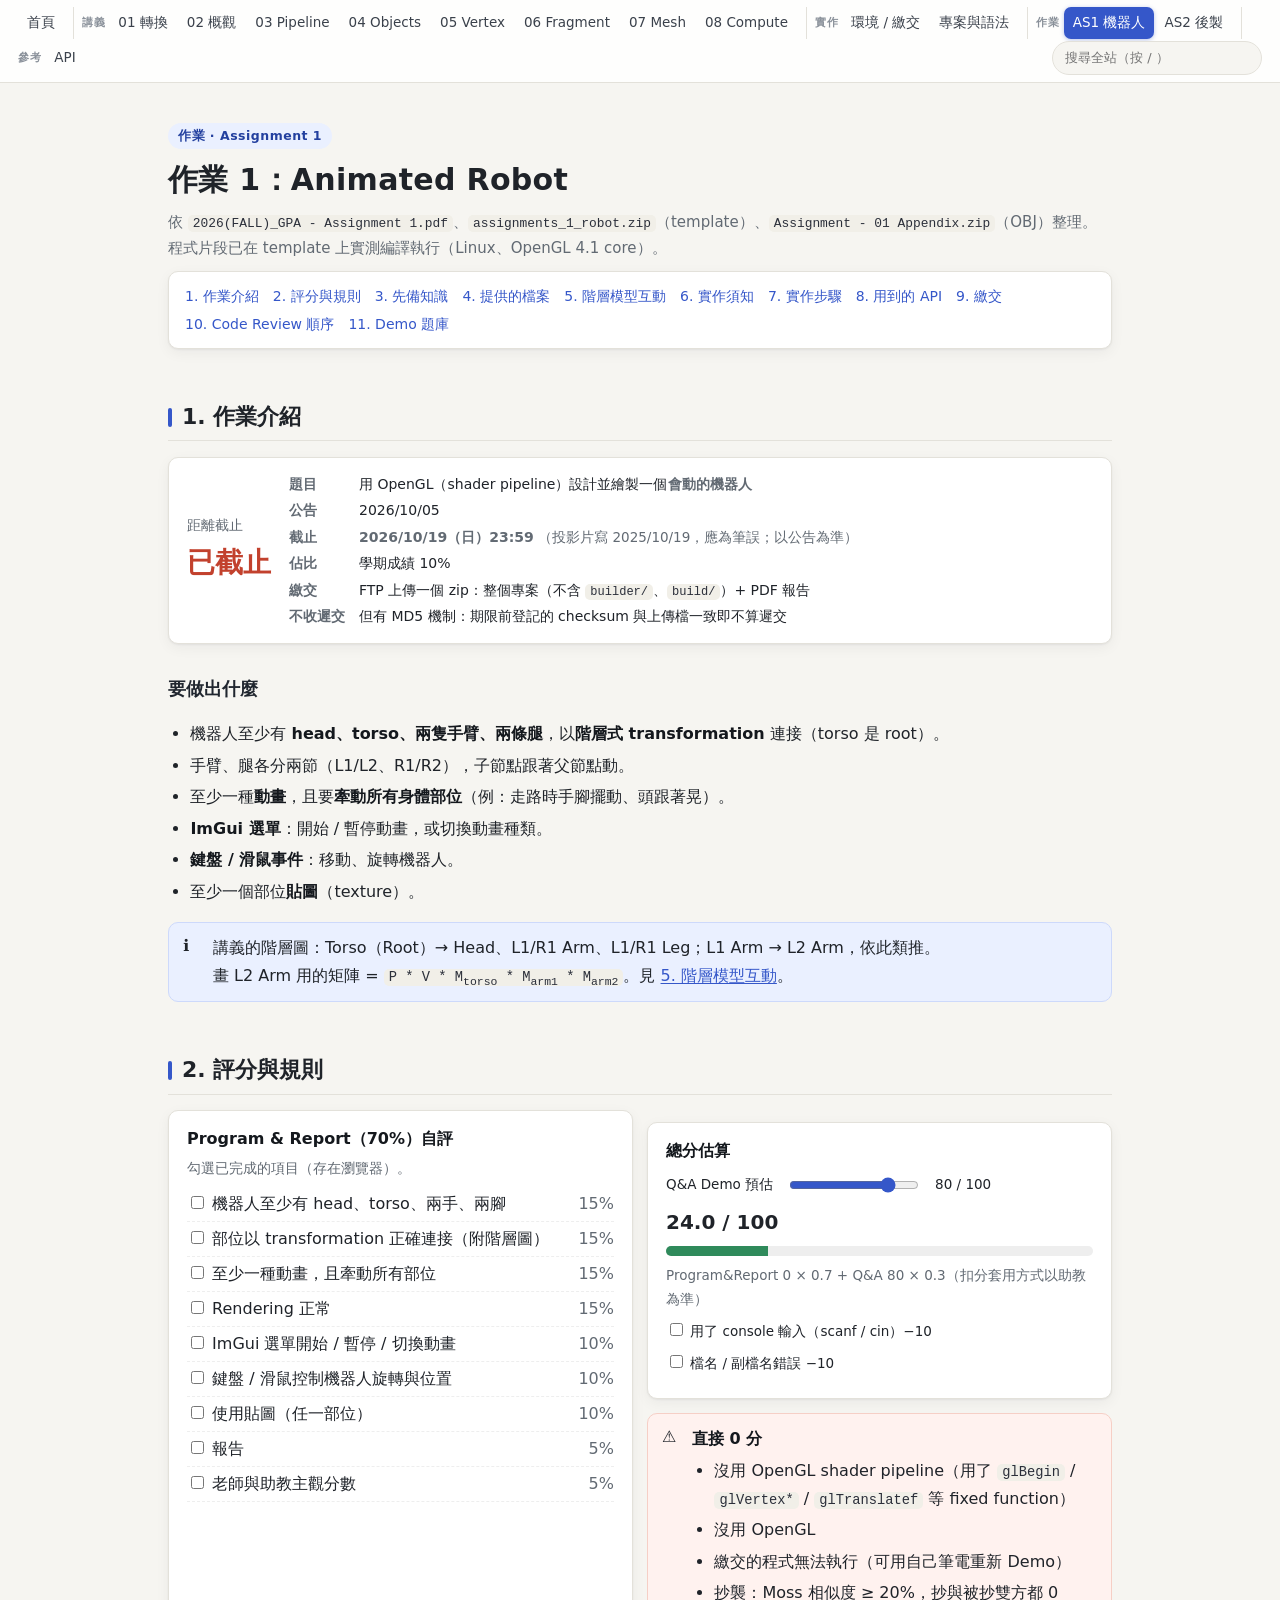
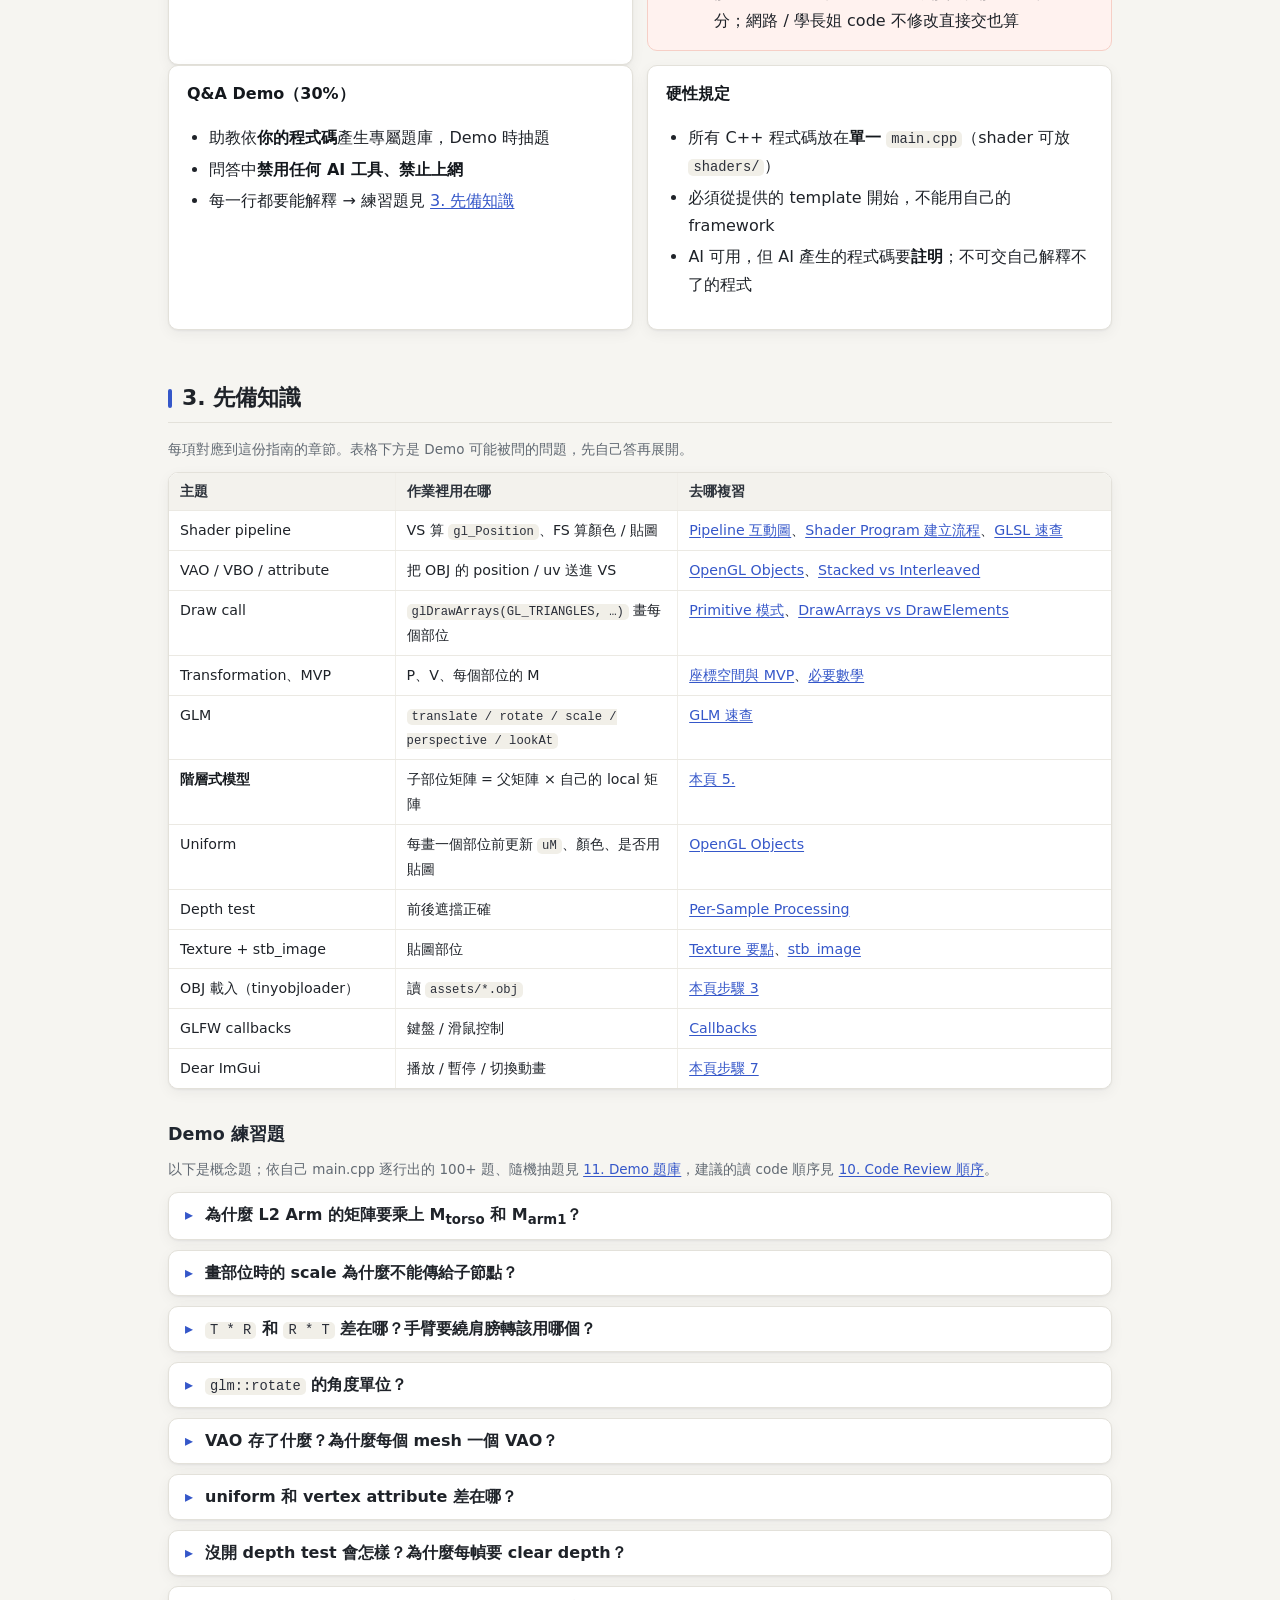
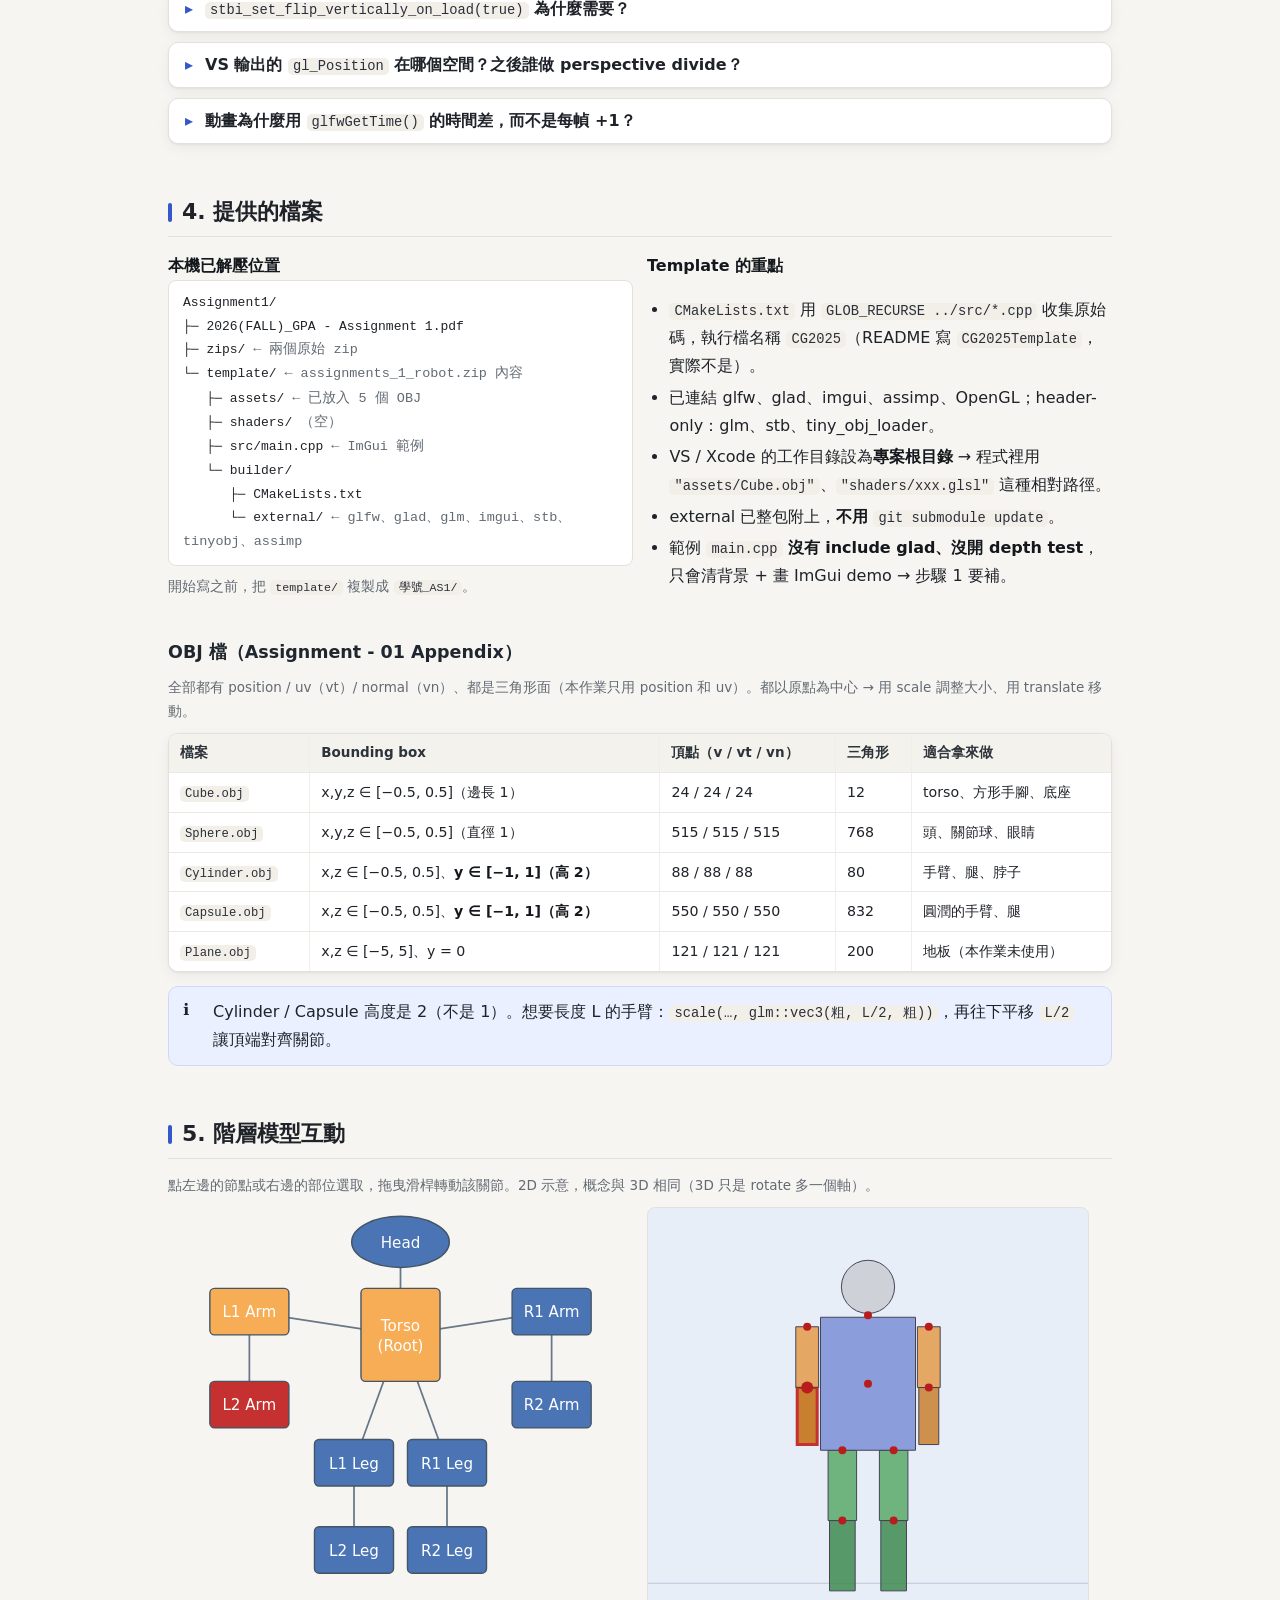
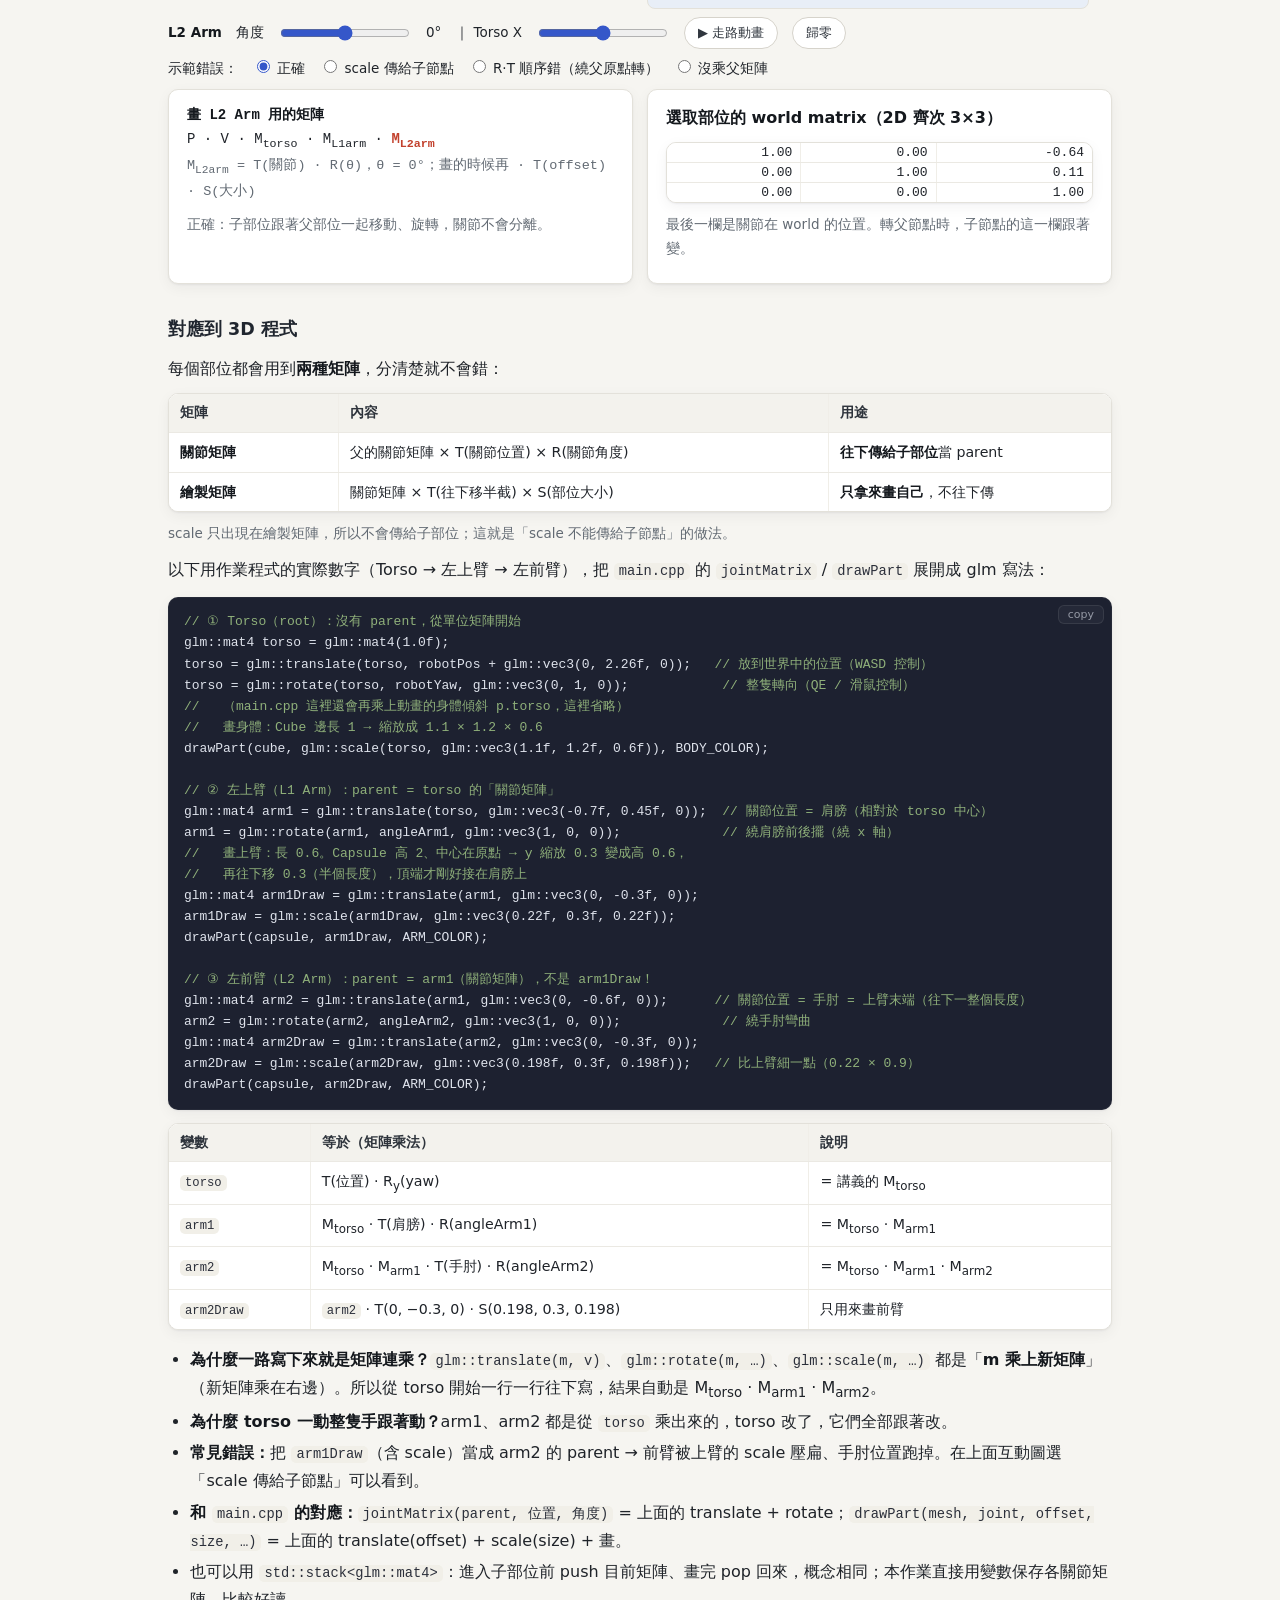
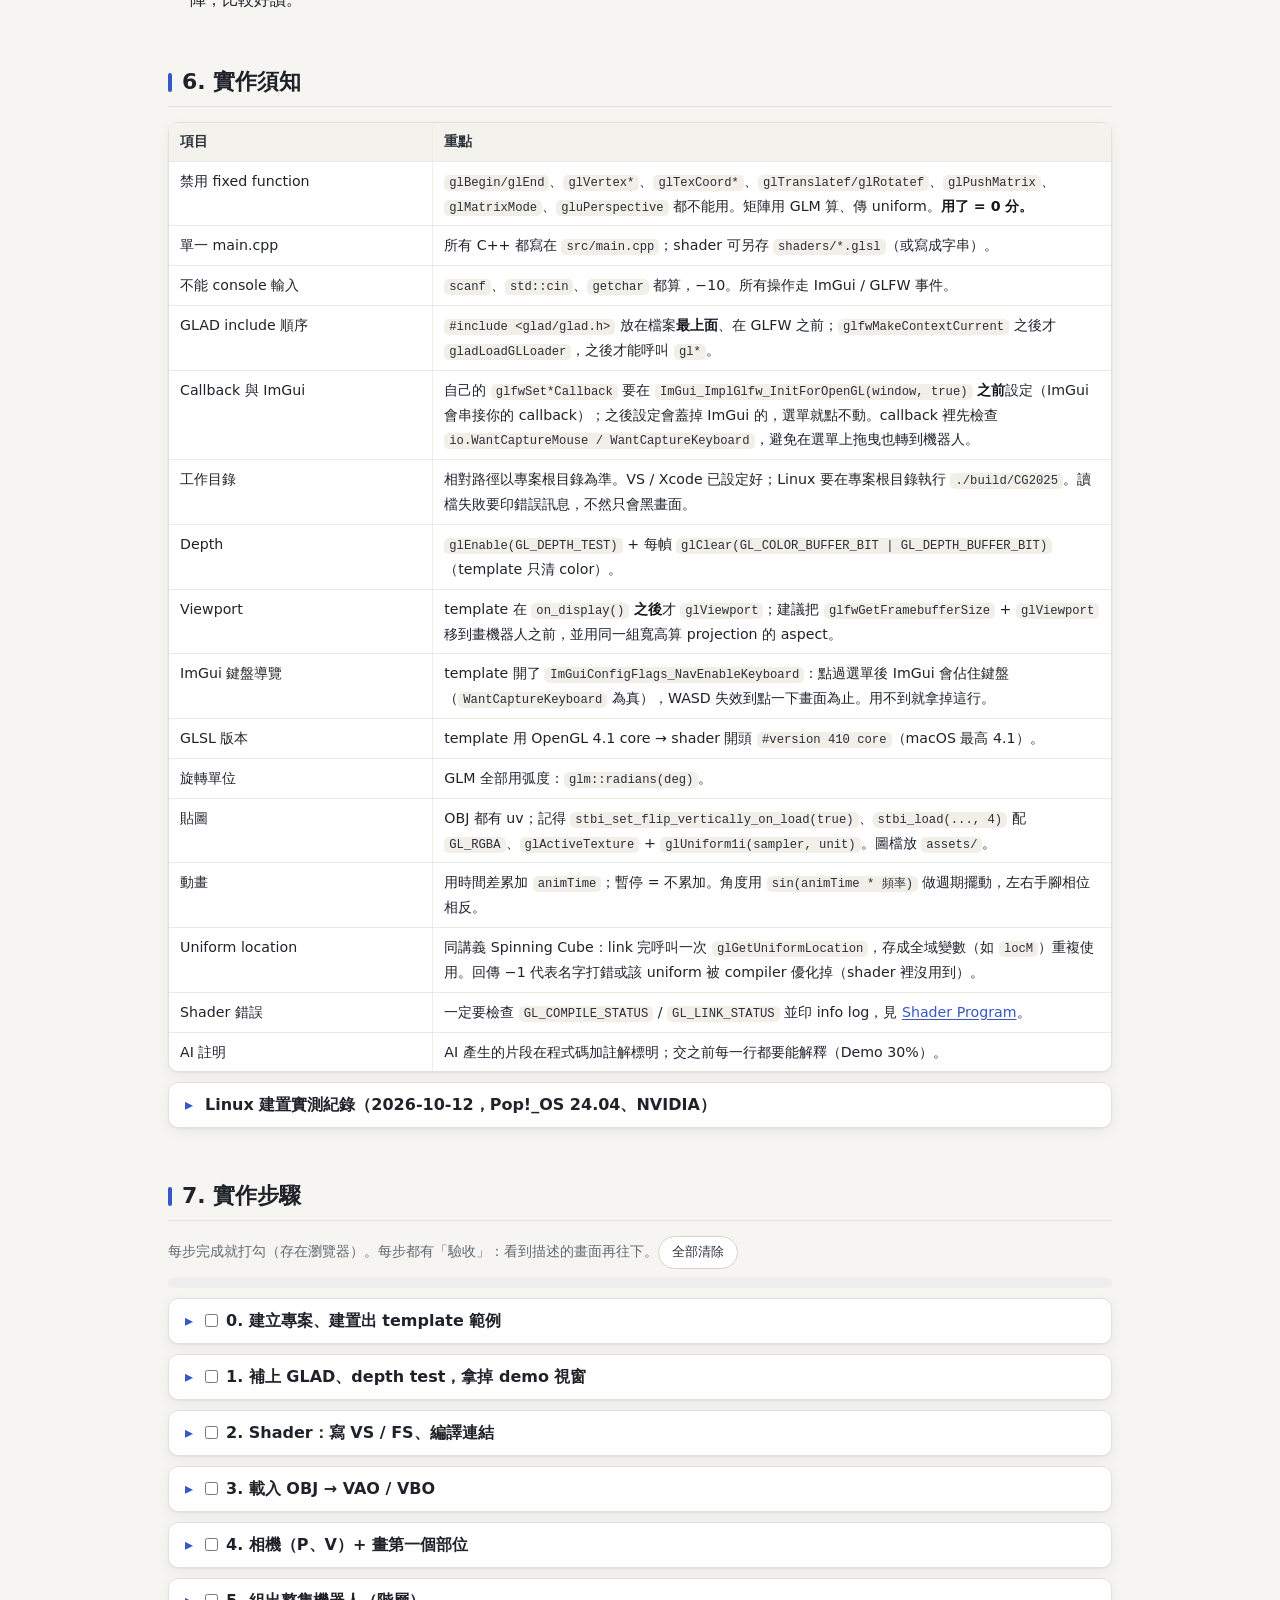
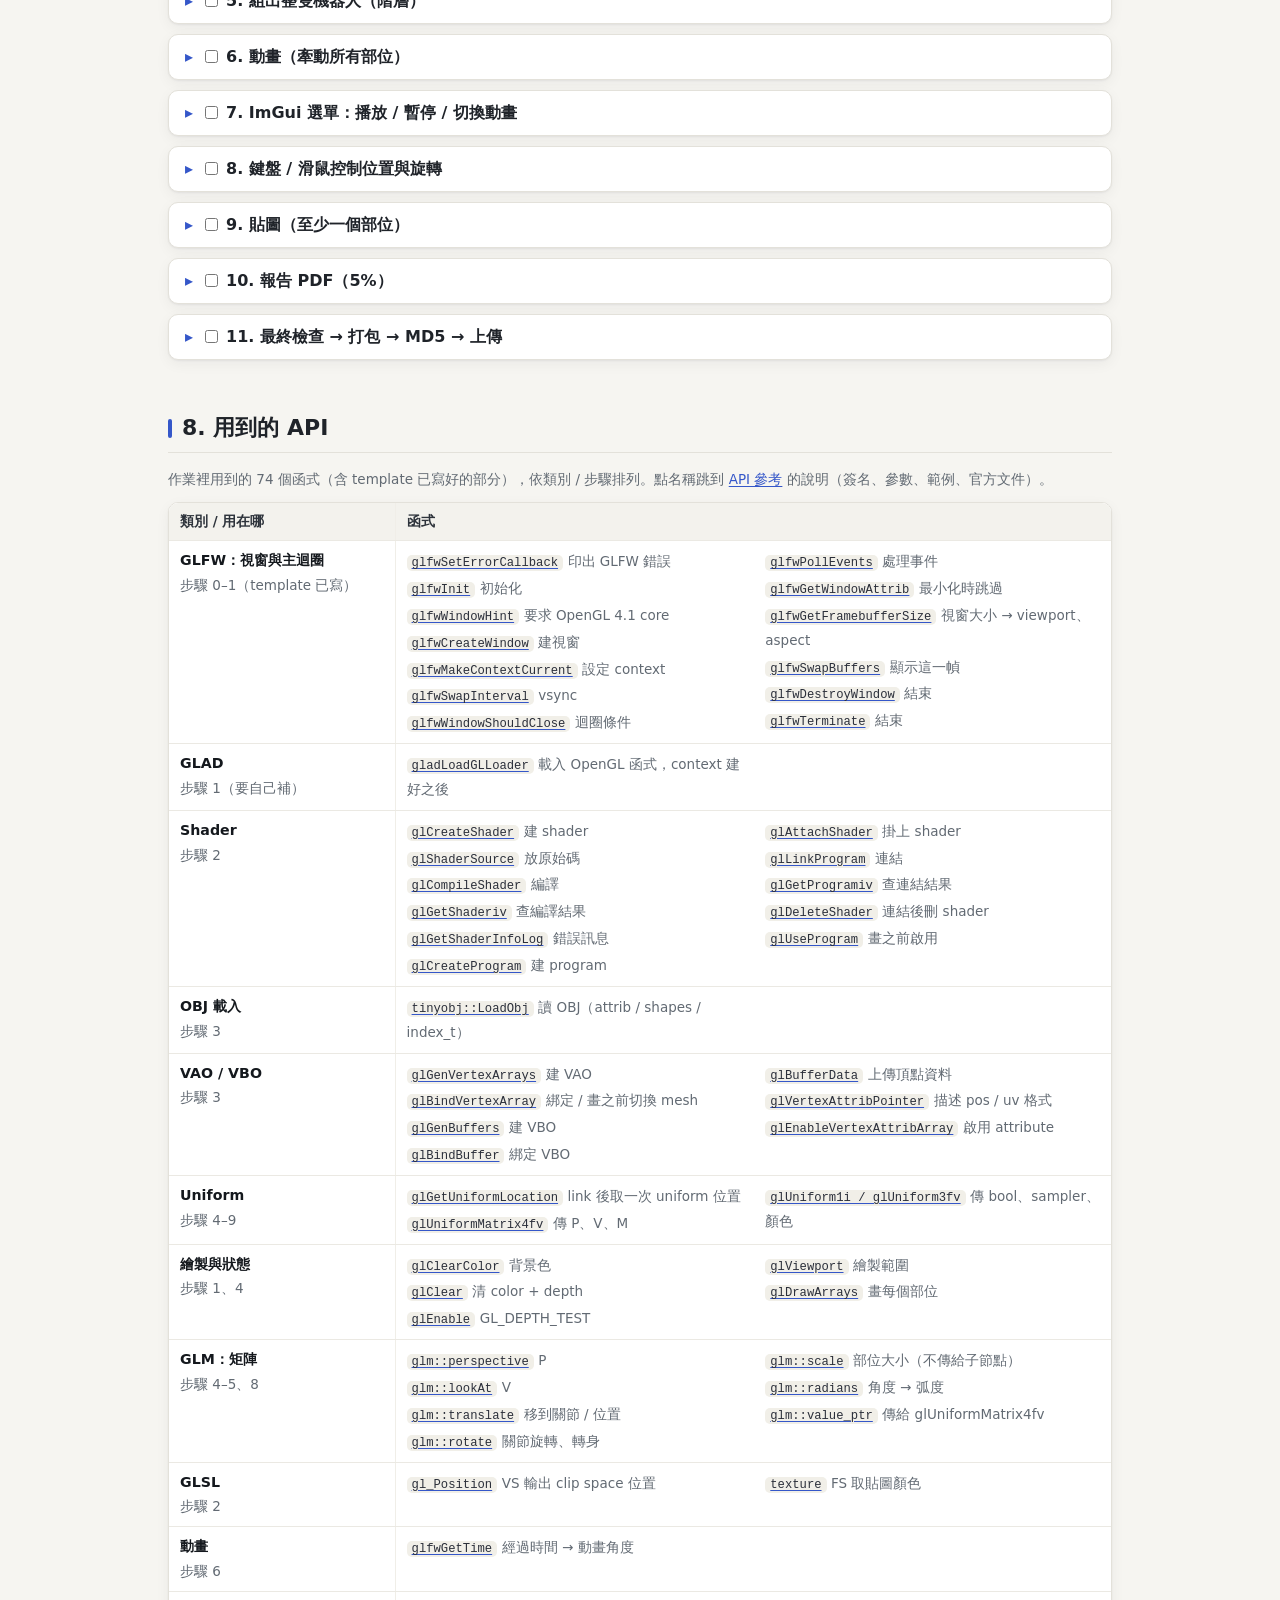
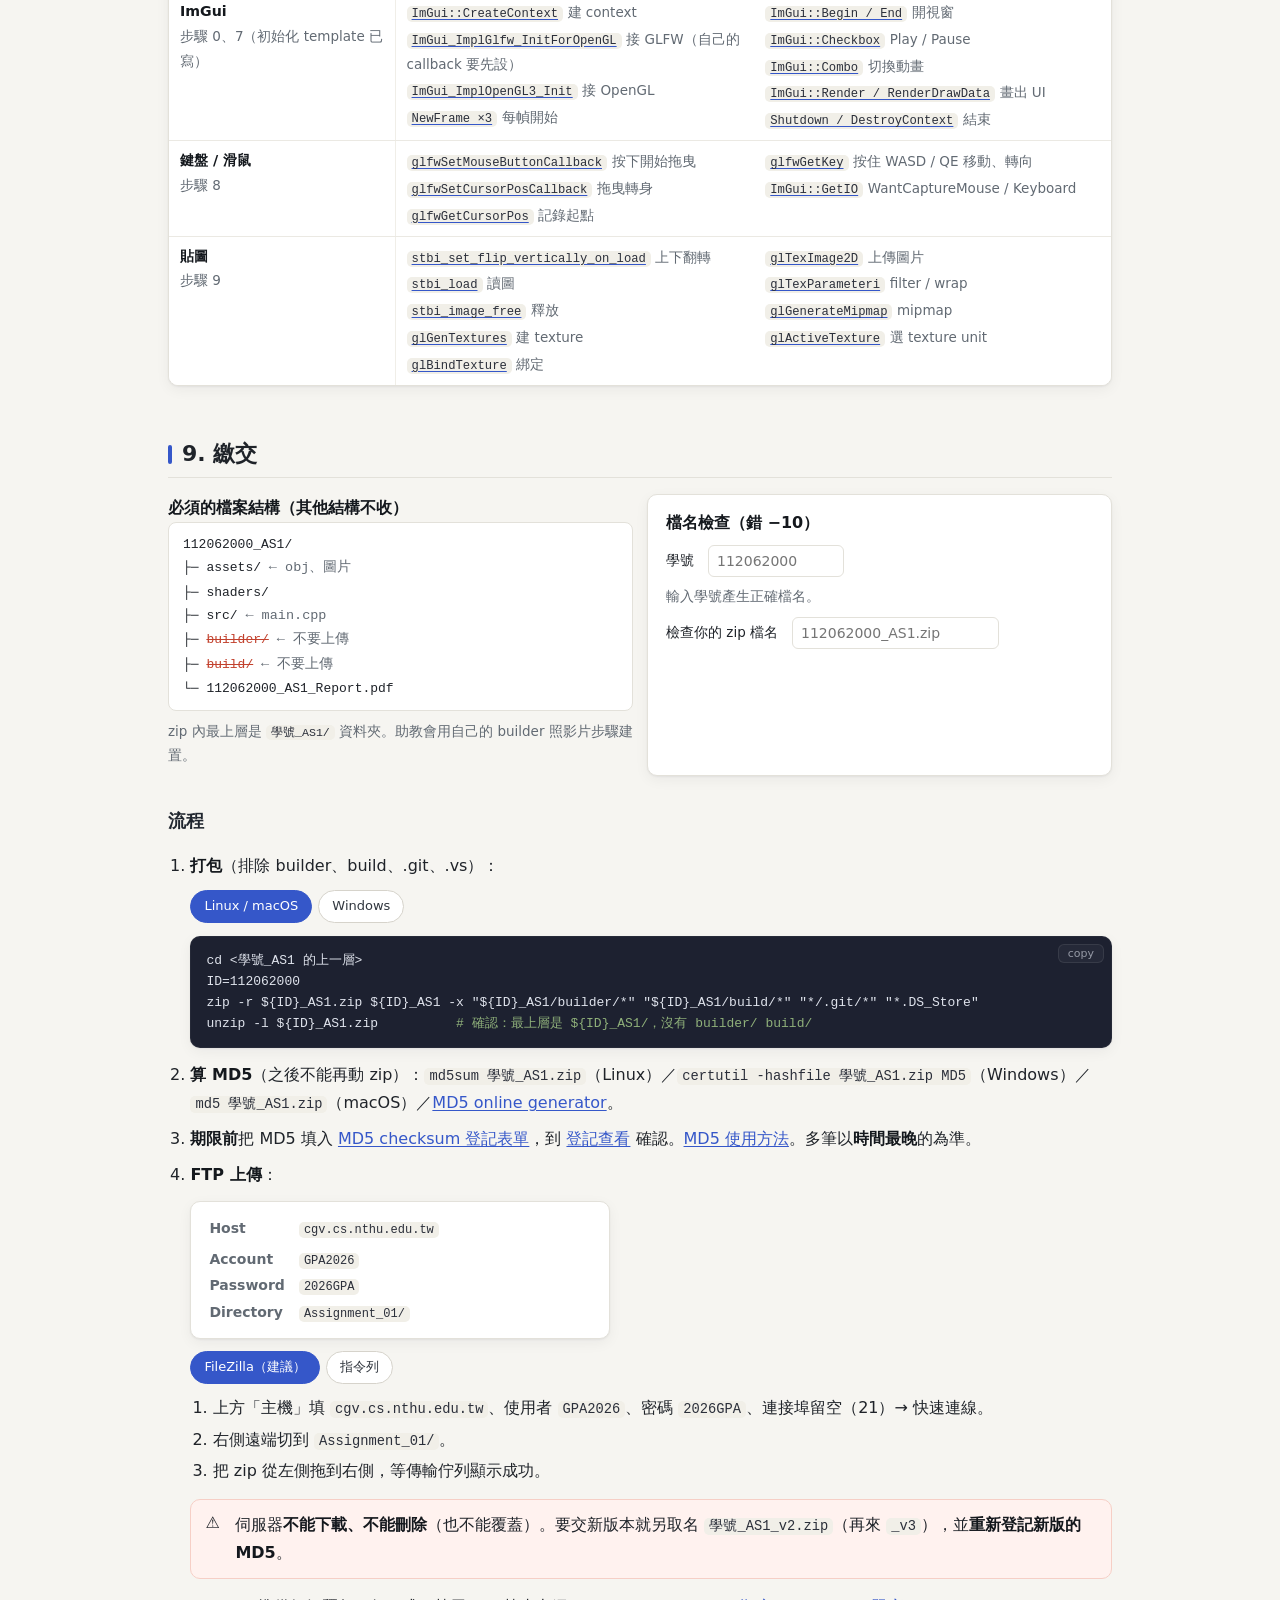
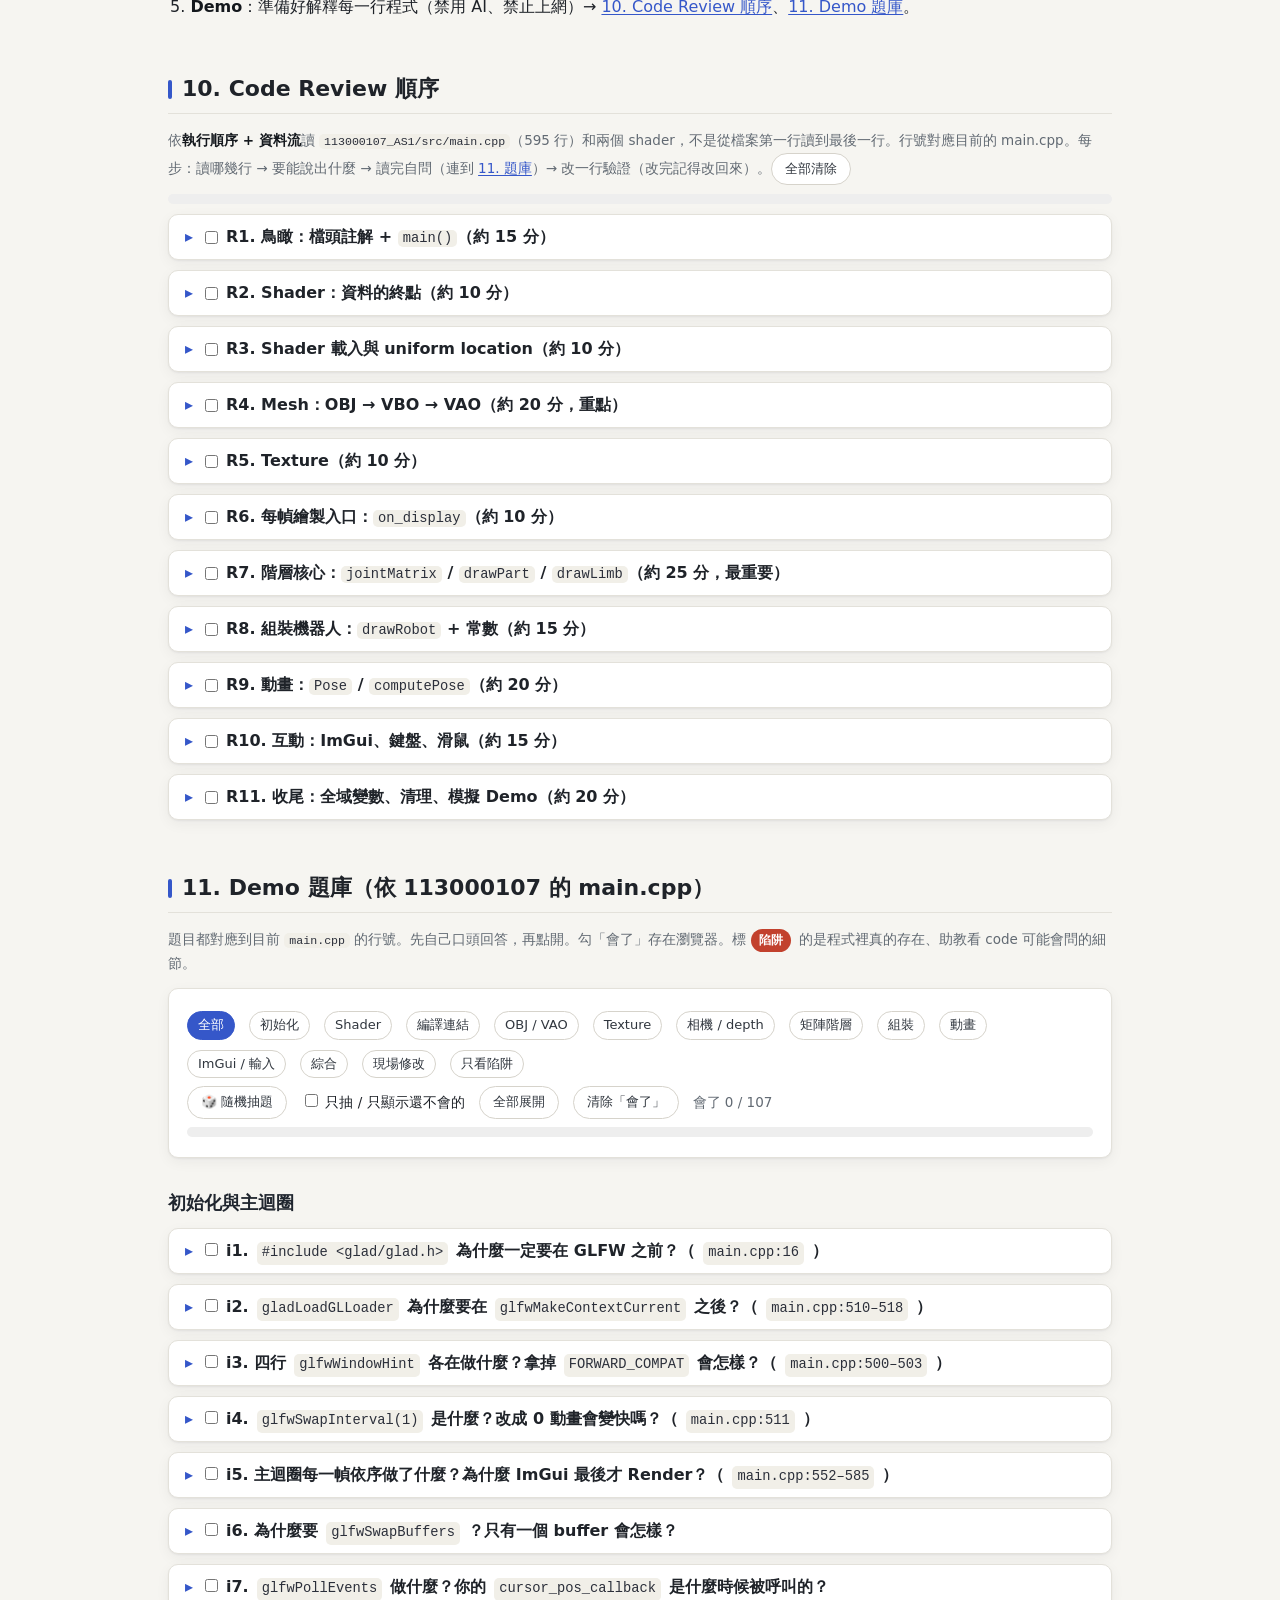
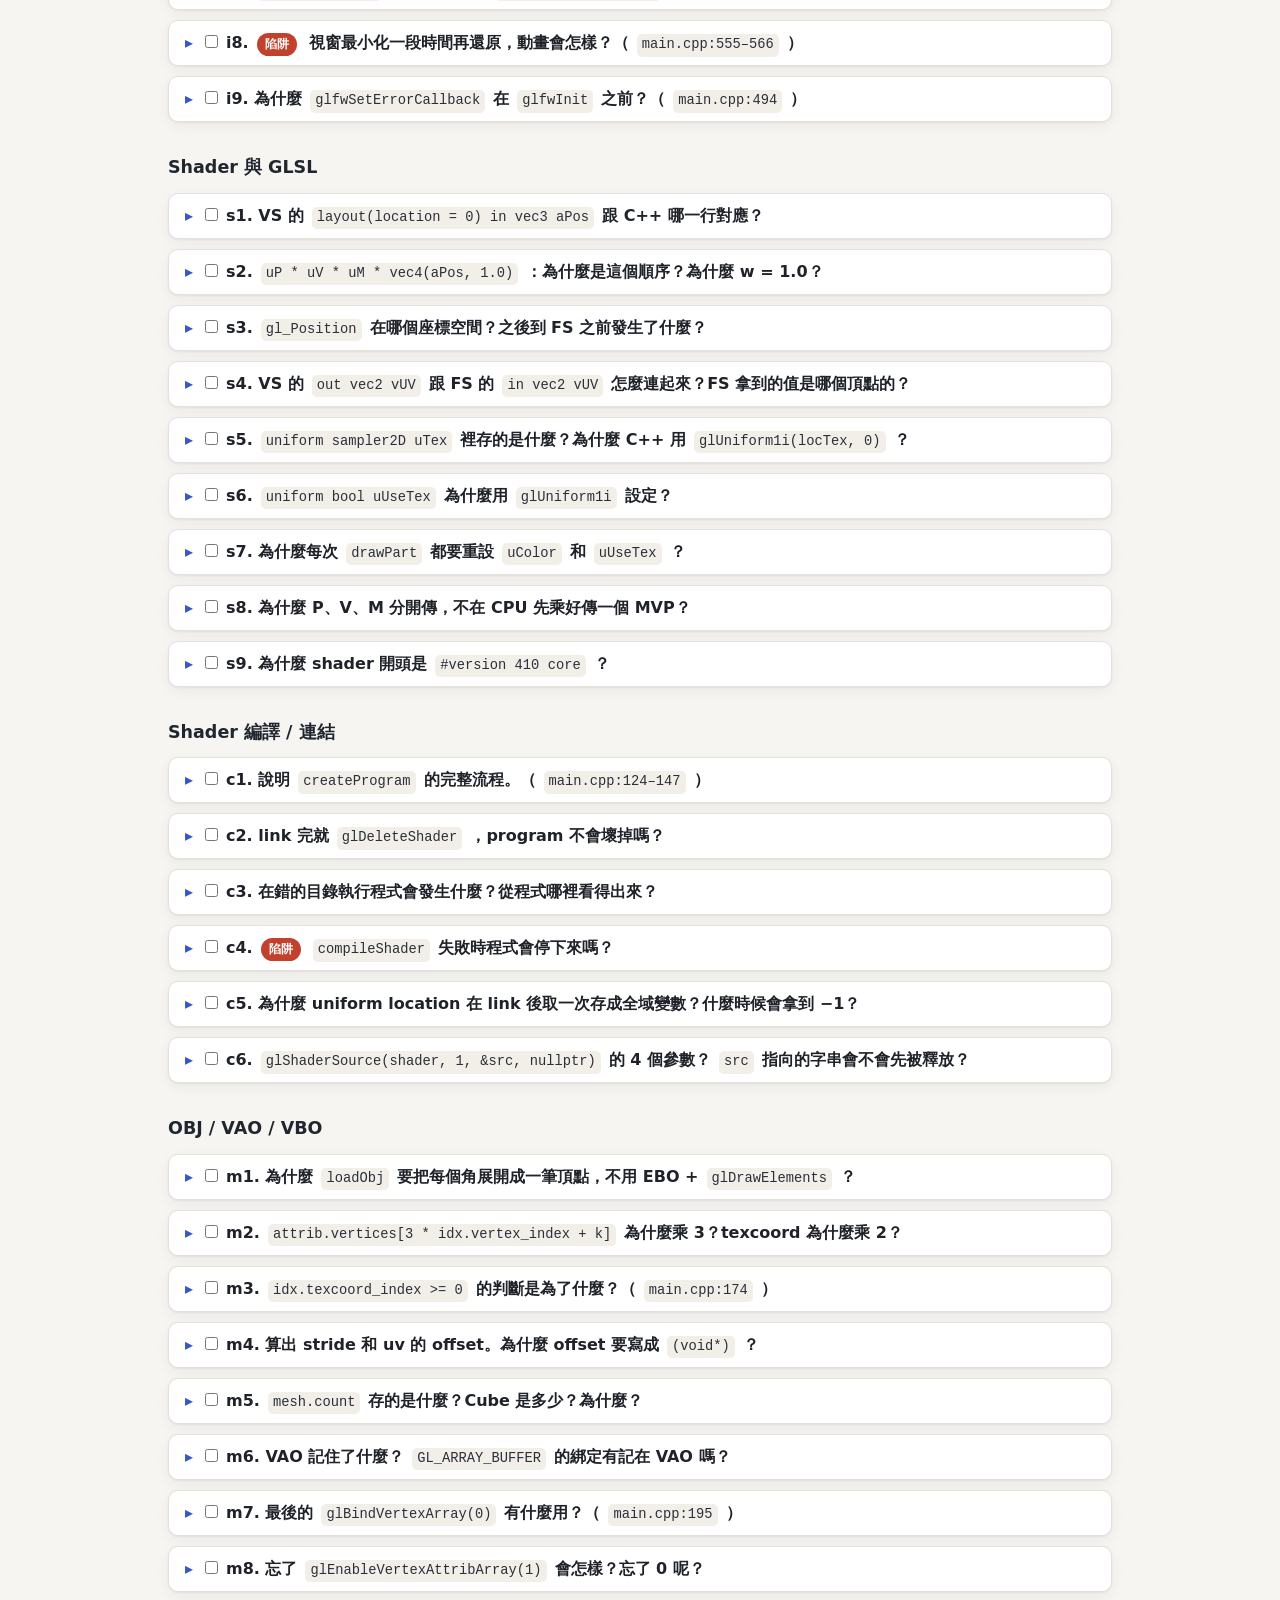
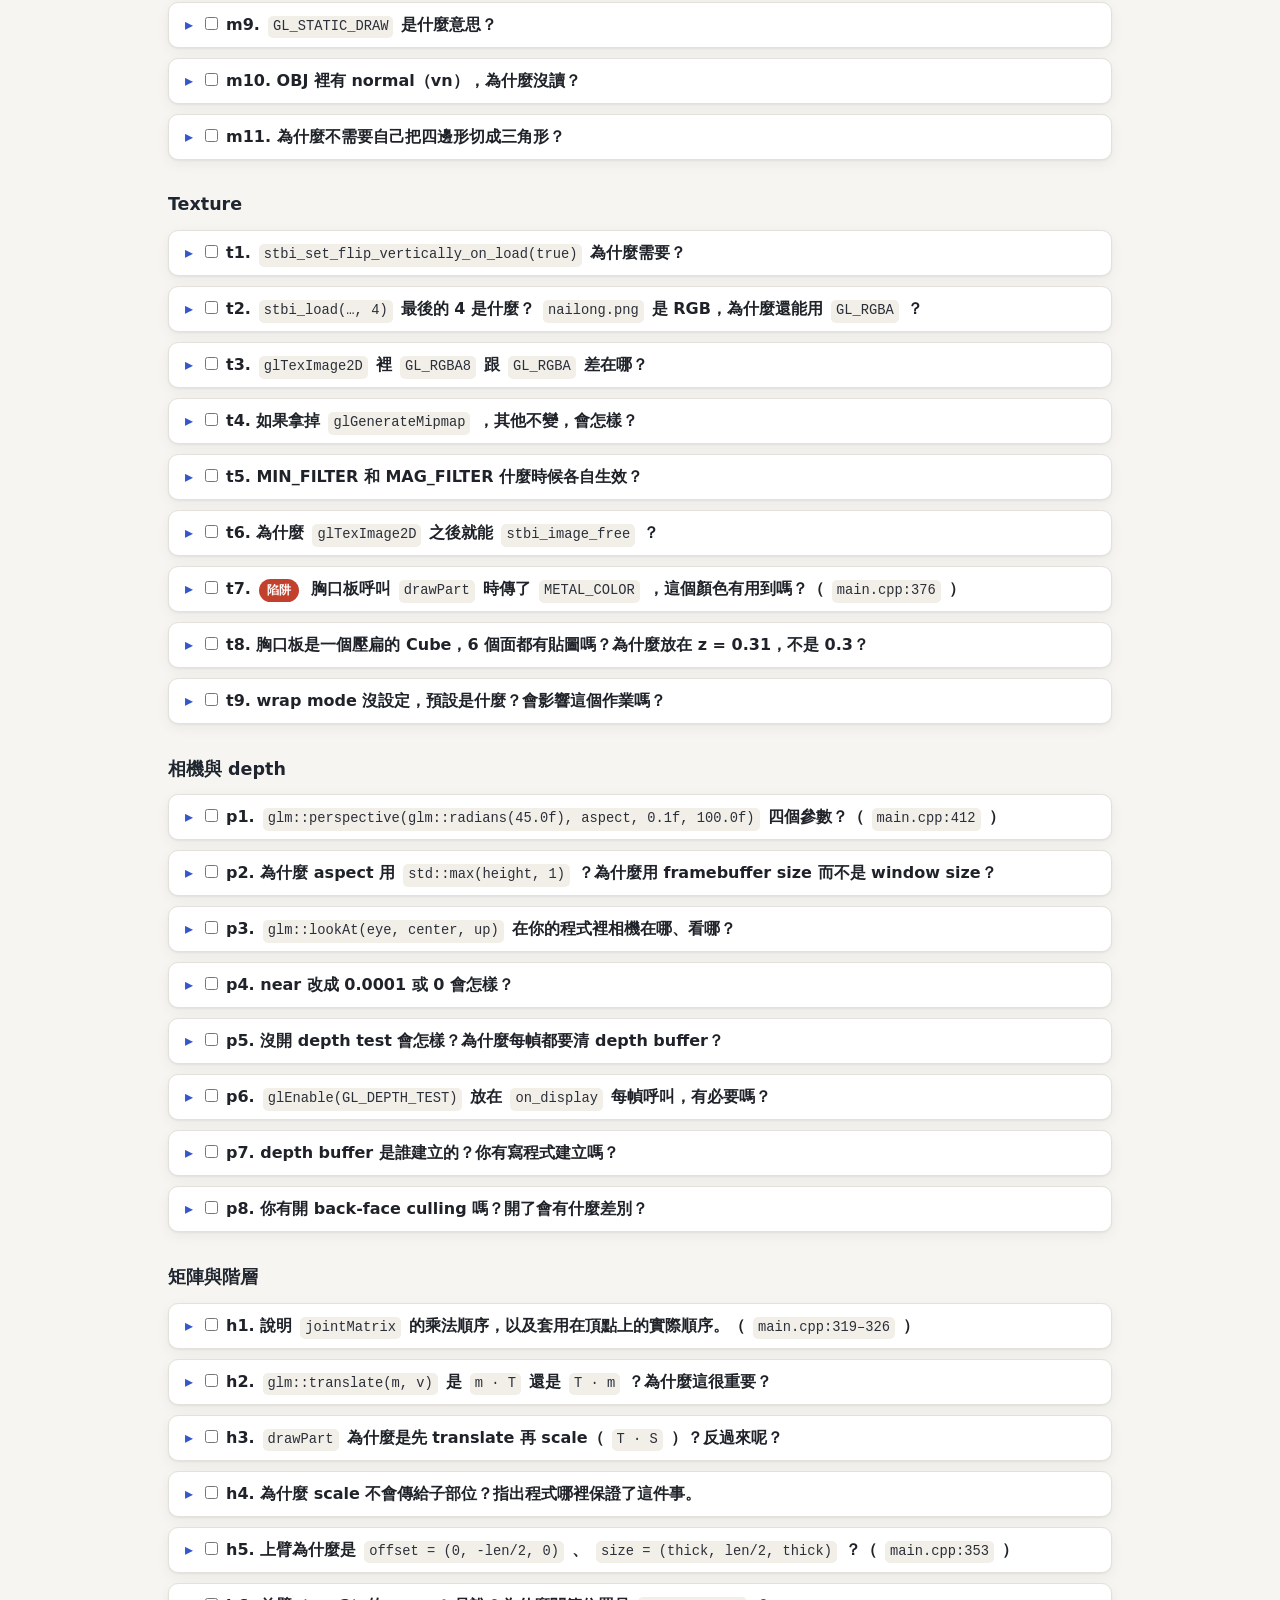
<file: as1-robot.html>
<!doctype html>
<html lang="zh-Hant"><head><meta charset="utf-8"><meta name="viewport" content="width=device-width,initial-scale=1">
<title>作業 1：Animated Robot</title><link rel="stylesheet" href="style.css">
<style>
.due{display:flex;gap:18px;align-items:center;flex-wrap:wrap}
.due .big{font-size:28px;font-weight:700;color:var(--warn)}
.kv{display:grid;grid-template-columns:auto 1fr;gap:2px 14px;font-size:14px}
.kv b{color:var(--mut);font-weight:600}
#hierSvg text{font-size:13px;text-anchor:middle;pointer-events:none}
#hierSvg rect,#hierSvg ellipse{cursor:pointer;stroke:#456;stroke-width:1.2}
#hierSvg path{stroke:#678;stroke-width:1.5;fill:none}
#robotCv{border:1px solid var(--line);border-radius:8px;background:#e8eef7;cursor:pointer}
#chain{font:14px/1.7 ui-monospace,monospace}
#chain .hl{color:var(--warn);font-weight:700}
#mat td{font:13px ui-monospace,monospace;text-align:right;padding:2px 8px}
.score label{display:flex;justify-content:space-between;gap:10px;padding:3px 0;border-bottom:1px dashed #eee}
.score label span:last-child{color:var(--mut);white-space:nowrap}
.sum{font-size:20px;font-weight:700}
.bar{height:10px;background:#eee;border-radius:5px;overflow:hidden;margin:6px 0}
.bar i{display:block;height:100%;background:var(--prog);transition:width .3s}
.step>summary,.rv>summary{display:flex;gap:8px;align-items:center}
.step>summary input,.rv>summary input,.qz>summary input{margin:0}
.step.done>summary span,.rv.done>summary span{color:#999;text-decoration:line-through}
.qz>summary{display:flex;gap:8px;align-items:baseline}
.qz.got>summary{color:#8a919a}
.qz.hide{display:none}
.qz.pick{outline:3px solid var(--tip);outline-offset:2px}
#qzCats button.b{padding:2px 10px}
.ok{color:var(--prog);font-weight:600}.bad{color:var(--warn);font-weight:600}
.tree{font:13px/1.8 ui-monospace,monospace;background:#fff;border:1px solid var(--line);border-radius:8px;padding:10px 14px}
.tree s{color:var(--warn)}
td.apil{columns:2;column-gap:24px}
td.apil div{break-inside:avoid;padding:1px 0}
@media(max-width:760px){td.apil{columns:1}}
input[type=text]{font:inherit;font-size:14px;padding:3px 8px;border:1px solid var(--line);border-radius:6px}
</style></head>
<body><main>
<p class="kicker">作業 · Assignment 1</p>
<h1>作業 1：Animated Robot</h1>
<p class="mut">依 <code>2026(FALL)_GPA - Assignment 1.pdf</code>、<code>assignments_1_robot.zip</code>（template）、<code>Assignment - 01 Appendix.zip</code>（OBJ）整理。程式片段已在 template 上實測編譯執行（Linux、OpenGL 4.1 core）。</p>
<div class="toc"><a href="#intro">1. 作業介紹</a><a href="#grade">2. 評分與規則</a><a href="#pre">3. 先備知識</a><a href="#files">4. 提供的檔案</a><a href="#hier">5. 階層模型互動</a><a href="#notes">6. 實作須知</a><a href="#steps">7. 實作步驟</a><a href="#api">8. 用到的 API</a><a href="#submit">9. 繳交</a><a href="#review">10. Code Review 順序</a><a href="#quiz">11. Demo 題庫</a></div>

<!-- ================================================================ -->
<h2 id="intro">1. 作業介紹</h2>
<div class="card due">
<div><div class="mut">距離截止</div><div class="big" id="cd">—</div></div>
<div class="kv">
<b>題目</b><span>用 OpenGL（shader pipeline）設計並繪製一個<b>會動的機器人</b></span>
<b>公告</b><span>2026/10/05</span>
<b>截止</b><span><b>2026/10/19（日）23:59</b> <span class="mut">（投影片寫 2025/10/19，應為筆誤；以公告為準）</span></span>
<b>佔比</b><span>學期成績 10%</span>
<b>繳交</b><span>FTP 上傳一個 zip：整個專案（不含 <code>builder/</code>、<code>build/</code>）+ PDF 報告</span>
<b>不收遲交</b><span>但有 MD5 機制：期限前登記的 checksum 與上傳檔一致即不算遲交</span>
</div></div>

<h3>要做出什麼</h3>
<ul>
<li>機器人至少有 <b>head、torso、兩隻手臂、兩條腿</b>，以<b>階層式 transformation</b> 連接（torso 是 root）。</li>
<li>手臂、腿各分兩節（L1/L2、R1/R2），子節點跟著父節點動。</li>
<li>至少一種<b>動畫</b>，且要<b>牽動所有身體部位</b>（例：走路時手腳擺動、頭跟著晃）。</li>
<li><b>ImGui 選單</b>：開始 / 暫停動畫，或切換動畫種類。</li>
<li><b>鍵盤 / 滑鼠事件</b>：移動、旋轉機器人。</li>
<li>至少一個部位<b>貼圖</b>（texture）。</li>
</ul>
<div class="note">講義的階層圖：Torso（Root）→ Head、L1/R1 Arm、L1/R1 Leg；L1 Arm → L2 Arm，依此類推。<br>
畫 L2 Arm 用的矩陣 = <code>P * V * M<sub>torso</sub> * M<sub>arm1</sub> * M<sub>arm2</sub></code>。見 <a href="#hier">5. 階層模型互動</a>。</div>

<!-- ================================================================ -->
<h2 id="grade">2. 評分與規則</h2>
<div class="grid2">
<div class="card score" id="score"><b>Program &amp; Report（70%）自評</b><p class="mut" style="margin:2px 0 6px">勾選已完成的項目（存在瀏覽器）。</p></div>
<div>
<div class="card"><b>總分估算</b>
<div class="ctrl">Q&amp;A Demo 預估 <input type="range" id="qa" min="0" max="100" value="80"> <span id="qaV"></span></div>
<div class="sum" id="total">—</div>
<div class="bar"><i id="totalBar"></i></div>
<p class="mut" id="totalNote">總分 = Program&amp;Report × 0.7 + Q&amp;A × 0.3</p>
<div class="ctrl"><label><input type="checkbox" id="dedConsole"> 用了 console 輸入（scanf / cin）−10</label></div>
<div class="ctrl"><label><input type="checkbox" id="dedName"> 檔名 / 副檔名錯誤 −10</label></div>
</div>
<div class="warn"><b>直接 0 分</b>
<ul style="margin:4px 0"><li>沒用 OpenGL shader pipeline（用了 <code>glBegin</code> / <code>glVertex*</code> / <code>glTranslatef</code> 等 fixed function）</li>
<li>沒用 OpenGL</li><li>繳交的程式無法執行（可用自己筆電重新 Demo）</li>
<li>抄襲：Moss 相似度 ≥ 20%，抄與被抄雙方都 0 分；網路 / 學長姐 code 不修改直接交也算</li></ul></div>
</div></div>

<div class="grid2">
<div class="card"><b>Q&amp;A Demo（30%）</b>
<ul><li>助教依<b>你的程式碼</b>產生專屬題庫，Demo 時抽題</li>
<li>問答中<b>禁用任何 AI 工具、禁止上網</b></li>
<li>每一行都要能解釋 → 練習題見 <a href="#pre">3. 先備知識</a></li></ul></div>
<div class="card"><b>硬性規定</b>
<ul><li>所有 C++ 程式碼放在<b>單一 <code>main.cpp</code></b>（shader 可放 <code>shaders/</code>）</li>
<li>必須從提供的 template 開始，不能用自己的 framework</li>
<li>AI 可用，但 AI 產生的程式碼要<b>註明</b>；不可交自己解釋不了的程式</li></ul></div>
</div>

<!-- ================================================================ -->
<h2 id="pre">3. 先備知識</h2>
<p class="mut">每項對應到這份指南的章節。表格下方是 Demo 可能被問的問題，先自己答再展開。</p>
<table>
<tr><th style="width:24%">主題</th><th style="width:30%">作業裡用在哪</th><th>去哪複習</th></tr>
<tr><td>Shader pipeline</td><td>VS 算 <code>gl_Position</code>、FS 算顏色 / 貼圖</td><td><a href="01-pipeline.html#pipeline">Pipeline 互動圖</a>、<a href="02-project-syntax.html#shader">Shader Program 建立流程</a>、<a href="02-project-syntax.html#glsl">GLSL 速查</a></td></tr>
<tr><td>VAO / VBO / attribute</td><td>把 OBJ 的 position / uv 送進 VS</td><td><a href="02-project-syntax.html#obj">OpenGL Objects</a>、<a href="05-vertex-draw.html#layout">Stacked vs Interleaved</a></td></tr>
<tr><td>Draw call</td><td><code>glDrawArrays(GL_TRIANGLES, …)</code> 畫每個部位</td><td><a href="05-vertex-draw.html#modes">Primitive 模式</a>、<a href="05-vertex-draw.html#elements">DrawArrays vs DrawElements</a></td></tr>
<tr><td>Transformation、MVP</td><td>P、V、每個部位的 M</td><td><a href="l01-transform.html#spaces">座標空間與 MVP</a>、<a href="l01-transform.html#model">必要數學</a></td></tr>
<tr><td>GLM</td><td><code>translate / rotate / scale / perspective / lookAt</code></td><td><a href="02-project-syntax.html#glm">GLM 速查</a></td></tr>
<tr><td><b>階層式模型</b></td><td>子部位矩陣 = 父矩陣 × 自己的 local 矩陣</td><td><a href="#hier">本頁 5.</a></td></tr>
<tr><td>Uniform</td><td>每畫一個部位前更新 <code>uM</code>、顏色、是否用貼圖</td><td><a href="02-project-syntax.html#obj">OpenGL Objects</a></td></tr>
<tr><td>Depth test</td><td>前後遮擋正確</td><td><a href="01-pipeline.html#persample">Per-Sample Processing</a></td></tr>
<tr><td>Texture + stb_image</td><td>貼圖部位</td><td><a href="02-project-syntax.html#tex">Texture 要點</a>、<a href="02-project-syntax.html#stb">stb_image</a></td></tr>
<tr><td>OBJ 載入（tinyobjloader）</td><td>讀 <code>assets/*.obj</code></td><td><a href="#s3">本頁步驟 3</a></td></tr>
<tr><td>GLFW callbacks</td><td>鍵盤 / 滑鼠控制</td><td><a href="02-project-syntax.html#cb">Callbacks</a></td></tr>
<tr><td>Dear ImGui</td><td>播放 / 暫停 / 切換動畫</td><td><a href="#s7">本頁步驟 7</a></td></tr>
</table>

<h3>Demo 練習題</h3>
<p class="mut">以下是概念題；依自己 main.cpp 逐行出的 100+ 題、隨機抽題見 <a href="#quiz">11. Demo 題庫</a>，建議的讀 code 順序見 <a href="#review">10. Code Review 順序</a>。</p>
<details><summary>為什麼 L2 Arm 的矩陣要乘上 M<sub>torso</sub> 和 M<sub>arm1</sub>？</summary>
<p>L2 Arm 的 local 矩陣只描述「相對於 L1 Arm 的手肘」的位置與旋轉。往左乘 M<sub>arm1</sub> 轉到 torso 空間，再乘 M<sub>torso</sub> 轉到 world。所以 torso 移動 / 旋轉時整條手臂跟著動。</p></details>
<details><summary>畫部位時的 scale 為什麼不能傳給子節點？</summary>
<p>scale 只是把單位大小的 Cube / Capsule 拉成部位的形狀。若傳下去，子節點的平移量和形狀都會被父的 scale 拉伸（例如手臂被拉長兩倍，手肘的位置也被拉遠兩倍、前臂也變形）。做法：<code>M<sub>joint</sub></code> 往下傳，畫自己時另外乘 <code>scale</code>。在 <a href="#hier">5.</a> 勾「錯誤：scale 傳給子節點」可以看到效果。</p></details>
<details><summary><code>T * R</code> 和 <code>R * T</code> 差在哪？手臂要繞肩膀轉該用哪個？</summary>
<p><b>關鍵：矩陣乘在頂點上時，是從右邊開始套用。</b>所以 <code>T * R * v</code> 是「先 R、後 T」，<code>R * T * v</code> 是「先 T、後 R」。</p>
<p>用手臂當例子（T = 移到肩膀、R = 旋轉 30°）：</p>
<table>
<tr><th>寫法</th><th>實際順序</th><th>結果</th></tr>
<tr><td><code>T * R</code></td><td>① 手臂還在原點時先轉 30°<br>② 再把轉好的手臂搬到肩膀</td><td>✓ 手臂在肩膀上，<b>以肩膀為支點</b>擺動</td></tr>
<tr><td><code>R * T</code></td><td>① 先把手臂搬到肩膀<br>② 再繞「原點（身體中心）」轉 30°</td><td>✗ 整隻手臂繞著身體中心<b>公轉</b>，離開肩膀</td></tr>
</table>
<p><b>所以繞肩膀轉要用 <code>T * R</code>。</b>因為 rotate 一定是繞「目前座標系的原點」轉，要先在原點轉好再移過去。</p>
<p>完整的手臂矩陣（對應 <code>main.cpp</code> 的 <code>jointMatrix</code> + <code>drawPart</code>）：</p>
<pre><code>M<sub>joint</sub> = M<sub>torso</sub> * T(肩膀位置) * R(角度)        <span class="c">// 關節矩陣，會傳給前臂</span>
M<sub>draw</sub>  = M<sub>joint</sub> * T(0, -半長, 0) * S(粗, 半長, 粗)   <span class="c">// 只用來畫上臂</span></code></pre>
<p class="mut">最後多乘 <code>T(0, -半長, 0)</code>：Capsule 的中心在原點，往下移半個長度，手臂的頂端才會剛好接在肩膀上，旋轉時以頂端為支點。可在 <a href="#hier">5. 階層模型互動</a> 選「R·T 順序錯」看錯誤效果。</p>
</details>
<details><summary><code>glm::rotate</code> 的角度單位？</summary>
<p>弧度（radian）。用角度要 <code>glm::radians(30.0f)</code>。</p></details>
<details><summary>VAO 存了什麼？為什麼每個 mesh 一個 VAO？</summary>
<p>VAO 記錄 attribute 設定（哪個 location 從哪個 VBO、什麼格式、stride、offset 讀）以及 element buffer 綁定。每個 mesh 一個 VAO，畫的時候 <code>glBindVertexArray</code> 一行就切換全部設定。</p></details>
<details><summary>uniform 和 vertex attribute 差在哪？</summary>
<p>attribute 每個頂點不同（position、uv），從 VBO 讀；uniform 在一次 draw call 內所有頂點相同（M、V、P、顏色、sampler），用 <code>glUniform*</code> 設定，要先 <code>glUseProgram</code>。</p></details>
<details><summary>沒開 depth test 會怎樣？為什麼每幀要 clear depth？</summary>
<p>沒開：後畫的永遠蓋掉先畫的，背後的腿可能畫在身體前面。不 clear depth：上一幀的深度殘留，新畫面大部分 fragment 被判定「比較遠」而丟掉 → 畫面殘缺或全空。</p></details>
<details><summary><code>stbi_set_flip_vertically_on_load(true)</code> 為什麼需要？</summary>
<p>圖檔第一列是影像<b>最上面</b>，OpenGL texture 的 v=0 是<b>最下面</b>。不翻轉的話貼圖上下顛倒。</p></details>
<details><summary>VS 輸出的 <code>gl_Position</code> 在哪個空間？之後誰做 perspective divide？</summary>
<p>Clip space。之後 fixed function 的 primitive assembly / clipping 做除以 w 得到 NDC，再經 viewport transform 到 screen。</p></details>
<details><summary>動畫為什麼用 <code>glfwGetTime()</code> 的時間差，而不是每幀 +1？</summary>
<p>每幀 +1 的速度跟 FPS 綁在一起，換台電腦（或關掉 vsync）動畫速度就不同。用經過的時間累加，任何 FPS 下速度都一樣；暫停 = 不累加時間。</p></details>

<!-- ================================================================ -->
<h2 id="files">4. 提供的檔案</h2>
<div class="grid2">
<div><b>本機已解壓位置</b>
<div class="tree">Assignment1/<br>
├─ 2026(FALL)_GPA - Assignment 1.pdf<br>
├─ zips/ <span class="mut">← 兩個原始 zip</span><br>
└─ template/ <span class="mut">← assignments_1_robot.zip 內容</span><br>
&nbsp;&nbsp;&nbsp;├─ assets/ <span class="mut">← 已放入 5 個 OBJ</span><br>
&nbsp;&nbsp;&nbsp;├─ shaders/ <span class="mut">（空）</span><br>
&nbsp;&nbsp;&nbsp;├─ src/main.cpp <span class="mut">← ImGui 範例</span><br>
&nbsp;&nbsp;&nbsp;└─ builder/<br>
&nbsp;&nbsp;&nbsp;&nbsp;&nbsp;&nbsp;├─ CMakeLists.txt<br>
&nbsp;&nbsp;&nbsp;&nbsp;&nbsp;&nbsp;└─ external/ <span class="mut">← glfw、glad、glm、imgui、stb、tinyobj、assimp</span>
</div>
<p class="mut">開始寫之前，把 <code>template/</code> 複製成 <code>學號_AS1/</code>。</p></div>
<div><b>Template 的重點</b>
<ul>
<li><code>CMakeLists.txt</code> 用 <code>GLOB_RECURSE ../src/*.cpp</code> 收集原始碼，執行檔名稱 <b><code>CG2025</code></b>（README 寫 <code>CG2025Template</code>，實際不是）。</li>
<li>已連結 glfw、glad、imgui、assimp、OpenGL；header-only：glm、stb、tiny_obj_loader。</li>
<li>VS / Xcode 的工作目錄設為<b>專案根目錄</b> → 程式裡用 <code>"assets/Cube.obj"</code>、<code>"shaders/xxx.glsl"</code> 這種相對路徑。</li>
<li>external 已整包附上，<b>不用</b> <code>git submodule update</code>。</li>
<li>範例 <code>main.cpp</code> <b>沒有 include glad、沒開 depth test</b>，只會清背景 + 畫 ImGui demo → 步驟 1 要補。</li>
</ul></div>
</div>

<h3>OBJ 檔（Assignment - 01 Appendix）</h3>
<p class="mut">全部都有 position / uv（vt）/ normal（vn）、都是三角形面（本作業只用 position 和 uv）。都以原點為中心 → 用 scale 調整大小、用 translate 移動。</p>
<table>
<tr><th>檔案</th><th>Bounding box</th><th>頂點（v / vt / vn）</th><th>三角形</th><th>適合拿來做</th></tr>
<tr><td><code>Cube.obj</code></td><td>x,y,z ∈ [−0.5, 0.5]（邊長 1）</td><td>24 / 24 / 24</td><td>12</td><td>torso、方形手腳、底座</td></tr>
<tr><td><code>Sphere.obj</code></td><td>x,y,z ∈ [−0.5, 0.5]（直徑 1）</td><td>515 / 515 / 515</td><td>768</td><td>頭、關節球、眼睛</td></tr>
<tr><td><code>Cylinder.obj</code></td><td>x,z ∈ [−0.5, 0.5]、<b>y ∈ [−1, 1]（高 2）</b></td><td>88 / 88 / 88</td><td>80</td><td>手臂、腿、脖子</td></tr>
<tr><td><code>Capsule.obj</code></td><td>x,z ∈ [−0.5, 0.5]、<b>y ∈ [−1, 1]（高 2）</b></td><td>550 / 550 / 550</td><td>832</td><td>圓潤的手臂、腿</td></tr>
<tr><td><code>Plane.obj</code></td><td>x,z ∈ [−5, 5]、y = 0</td><td>121 / 121 / 121</td><td>200</td><td>地板（本作業未使用）</td></tr>
</table>
<div class="note">Cylinder / Capsule 高度是 2（不是 1）。想要長度 L 的手臂：<code>scale(…, glm::vec3(粗, L/2, 粗))</code>，再往下平移 <code>L/2</code> 讓頂端對齊關節。</div>

<!-- ================================================================ -->
<h2 id="hier">5. 階層模型互動</h2>
<p class="mut">點左邊的節點或右邊的部位選取，拖曳滑桿轉動該關節。2D 示意，概念與 3D 相同（3D 只是 rotate 多一個軸）。</p>
<div class="grid2">
<svg id="hierSvg" viewBox="0 0 400 330" style="width:100%"></svg>
<canvas id="robotCv" width="440" height="400"></canvas>
</div>
<div class="ctrl">
<b id="selName">Torso</b> 角度 <input type="range" id="ang" min="-180" max="180" value="0"> <span id="angV">0°</span>
｜ Torso X <input type="range" id="tx" min="-150" max="150" value="0">
<button class="b" id="animBtn">▶ 走路動畫</button><button class="b" id="resetBtn">歸零</button>
</div>
<div class="ctrl">示範錯誤：
<label><input type="radio" name="bug" value="none" checked> 正確</label>
<label><input type="radio" name="bug" value="scale"> scale 傳給子節點</label>
<label><input type="radio" name="bug" value="order"> R·T 順序錯（繞父原點轉）</label>
<label><input type="radio" name="bug" value="flat"> 沒乘父矩陣</label>
</div>
<div class="grid2">
<div class="card"><div id="chain"></div><p class="mut" id="bugTxt"></p></div>
<div class="card"><b>選取部位的 world matrix（2D 齊次 3×3）</b><table id="mat"></table>
<p class="mut">最後一欄是關節在 world 的位置。轉父節點時，子節點的這一欄跟著變。</p></div>
</div>

<h3>對應到 3D 程式</h3>
<p>每個部位都會用到<b>兩種矩陣</b>，分清楚就不會錯：</p>
<table>
<tr><th style="width:18%">矩陣</th><th>內容</th><th style="width:30%">用途</th></tr>
<tr><td><b>關節矩陣</b></td><td>父的關節矩陣 × T(關節位置) × R(關節角度)</td><td><b>往下傳給子部位</b>當 parent</td></tr>
<tr><td><b>繪製矩陣</b></td><td>關節矩陣 × T(往下移半截) × S(部位大小)</td><td><b>只拿來畫自己</b>，不往下傳</td></tr>
</table>
<p class="mut">scale 只出現在繪製矩陣，所以不會傳給子部位；這就是「scale 不能傳給子節點」的做法。</p>

<p>以下用作業程式的實際數字（Torso → 左上臂 → 左前臂），把 <code>main.cpp</code> 的 <code>jointMatrix</code> / <code>drawPart</code> 展開成 glm 寫法：</p>
<pre><code><span class="c">// ① Torso（root）：沒有 parent，從單位矩陣開始</span>
glm::mat4 torso = glm::mat4(1.0f);
torso = glm::translate(torso, robotPos + glm::vec3(0, 2.26f, 0));   <span class="c">// 放到世界中的位置（WASD 控制）</span>
torso = glm::rotate(torso, robotYaw, glm::vec3(0, 1, 0));            <span class="c">// 整隻轉向（QE / 滑鼠控制）</span>
<span class="c">//   （main.cpp 這裡還會再乘上動畫的身體傾斜 p.torso，這裡省略）</span>
<span class="c">//   畫身體：Cube 邊長 1 → 縮放成 1.1 × 1.2 × 0.6</span>
drawPart(cube, glm::scale(torso, glm::vec3(1.1f, 1.2f, 0.6f)), BODY_COLOR);

<span class="c">// ② 左上臂（L1 Arm）：parent = torso 的「關節矩陣」</span>
glm::mat4 arm1 = glm::translate(torso, glm::vec3(-0.7f, 0.45f, 0));  <span class="c">// 關節位置 = 肩膀（相對於 torso 中心）</span>
arm1 = glm::rotate(arm1, angleArm1, glm::vec3(1, 0, 0));             <span class="c">// 繞肩膀前後擺（繞 x 軸）</span>
<span class="c">//   畫上臂：長 0.6。Capsule 高 2、中心在原點 → y 縮放 0.3 變成高 0.6，</span>
<span class="c">//   再往下移 0.3（半個長度），頂端才剛好接在肩膀上</span>
glm::mat4 arm1Draw = glm::translate(arm1, glm::vec3(0, -0.3f, 0));
arm1Draw = glm::scale(arm1Draw, glm::vec3(0.22f, 0.3f, 0.22f));
drawPart(capsule, arm1Draw, ARM_COLOR);

<span class="c">// ③ 左前臂（L2 Arm）：parent = arm1（關節矩陣），不是 arm1Draw！</span>
glm::mat4 arm2 = glm::translate(arm1, glm::vec3(0, -0.6f, 0));      <span class="c">// 關節位置 = 手肘 = 上臂末端（往下一整個長度）</span>
arm2 = glm::rotate(arm2, angleArm2, glm::vec3(1, 0, 0));             <span class="c">// 繞手肘彎曲</span>
glm::mat4 arm2Draw = glm::translate(arm2, glm::vec3(0, -0.3f, 0));
arm2Draw = glm::scale(arm2Draw, glm::vec3(0.198f, 0.3f, 0.198f));   <span class="c">// 比上臂細一點（0.22 × 0.9）</span>
drawPart(capsule, arm2Draw, ARM_COLOR);</code></pre>

<table>
<tr><th>變數</th><th>等於（矩陣乘法）</th><th>說明</th></tr>
<tr><td><code>torso</code></td><td>T(位置) · R<sub>y</sub>(yaw)</td><td>= 講義的 M<sub>torso</sub></td></tr>
<tr><td><code>arm1</code></td><td>M<sub>torso</sub> · T(肩膀) · R(angleArm1)</td><td>= M<sub>torso</sub> · M<sub>arm1</sub></td></tr>
<tr><td><code>arm2</code></td><td>M<sub>torso</sub> · M<sub>arm1</sub> · T(手肘) · R(angleArm2)</td><td>= M<sub>torso</sub> · M<sub>arm1</sub> · M<sub>arm2</sub></td></tr>
<tr><td><code>arm2Draw</code></td><td><code>arm2</code> · T(0, −0.3, 0) · S(0.198, 0.3, 0.198)</td><td>只用來畫前臂</td></tr>
</table>
<ul>
<li><b>為什麼一路寫下來就是矩陣連乘？</b><code>glm::translate(m, v)</code>、<code>glm::rotate(m, …)</code>、<code>glm::scale(m, …)</code> 都是「<b>m 乘上新矩陣</b>」（新矩陣乘在右邊）。所以從 torso 開始一行一行往下寫，結果自動是 M<sub>torso</sub> · M<sub>arm1</sub> · M<sub>arm2</sub>。</li>
<li><b>為什麼 torso 一動整隻手跟著動？</b>arm1、arm2 都是從 <code>torso</code> 乘出來的，torso 改了，它們全部跟著改。</li>
<li><b>常見錯誤：</b>把 <code>arm1Draw</code>（含 scale）當成 arm2 的 parent → 前臂被上臂的 scale 壓扁、手肘位置跑掉。在上面互動圖選「scale 傳給子節點」可以看到。</li>
<li><b>和 <code>main.cpp</code> 的對應：</b><code>jointMatrix(parent, 位置, 角度)</code> = 上面的 translate + rotate；<code>drawPart(mesh, joint, offset, size, …)</code> = 上面的 translate(offset) + scale(size) + 畫。</li>
<li>也可以用 <code>std::stack&lt;glm::mat4&gt;</code>：進入子部位前 push 目前矩陣、畫完 pop 回來，概念相同；本作業直接用變數保存各關節矩陣，比較好讀。</li>
</ul>

<!-- ================================================================ -->
<h2 id="notes">6. 實作須知</h2>
<table>
<tr><th style="width:28%">項目</th><th>重點</th></tr>
<tr><td>禁用 fixed function</td><td><code>glBegin/glEnd</code>、<code>glVertex*</code>、<code>glTexCoord*</code>、<code>glTranslatef/glRotatef</code>、<code>glPushMatrix</code>、<code>glMatrixMode</code>、<code>gluPerspective</code> 都不能用。矩陣用 GLM 算、傳 uniform。<b>用了 = 0 分。</b></td></tr>
<tr><td>單一 main.cpp</td><td>所有 C++ 都寫在 <code>src/main.cpp</code>；shader 可另存 <code>shaders/*.glsl</code>（或寫成字串）。</td></tr>
<tr><td>不能 console 輸入</td><td><code>scanf</code>、<code>std::cin</code>、<code>getchar</code> 都算，−10。所有操作走 ImGui / GLFW 事件。</td></tr>
<tr><td>GLAD include 順序</td><td><code>#include &lt;glad/glad.h&gt;</code> 放在檔案<b>最上面</b>、在 GLFW 之前；<code>glfwMakeContextCurrent</code> 之後才 <code>gladLoadGLLoader</code>，之後才能呼叫 <code>gl*</code>。</td></tr>
<tr><td>Callback 與 ImGui</td><td>自己的 <code>glfwSet*Callback</code> 要在 <code>ImGui_ImplGlfw_InitForOpenGL(window, true)</code> <b>之前</b>設定（ImGui 會串接你的 callback）；之後設定會蓋掉 ImGui 的，選單就點不動。callback 裡先檢查 <code>io.WantCaptureMouse / WantCaptureKeyboard</code>，避免在選單上拖曳也轉到機器人。</td></tr>
<tr><td>工作目錄</td><td>相對路徑以專案根目錄為準。VS / Xcode 已設定好；Linux 要在專案根目錄執行 <code>./build/CG2025</code>。讀檔失敗要印錯誤訊息，不然只會黑畫面。</td></tr>
<tr><td>Depth</td><td><code>glEnable(GL_DEPTH_TEST)</code> + 每幀 <code>glClear(GL_COLOR_BUFFER_BIT | GL_DEPTH_BUFFER_BIT)</code>（template 只清 color）。</td></tr>
<tr><td>Viewport</td><td>template 在 <code>on_display()</code> <b>之後</b>才 <code>glViewport</code>；建議把 <code>glfwGetFramebufferSize</code> + <code>glViewport</code> 移到畫機器人之前，並用同一組寬高算 projection 的 aspect。</td></tr>
<tr><td>ImGui 鍵盤導覽</td><td>template 開了 <code>ImGuiConfigFlags_NavEnableKeyboard</code>：點過選單後 ImGui 會佔住鍵盤（<code>WantCaptureKeyboard</code> 為真），WASD 失效到點一下畫面為止。用不到就拿掉這行。</td></tr>
<tr><td>GLSL 版本</td><td>template 用 OpenGL 4.1 core → shader 開頭 <code>#version 410 core</code>（macOS 最高 4.1）。</td></tr>
<tr><td>旋轉單位</td><td>GLM 全部用弧度：<code>glm::radians(deg)</code>。</td></tr>
<tr><td>貼圖</td><td>OBJ 都有 uv；記得 <code>stbi_set_flip_vertically_on_load(true)</code>、<code>stbi_load(..., 4)</code> 配 <code>GL_RGBA</code>、<code>glActiveTexture</code> + <code>glUniform1i(sampler, unit)</code>。圖檔放 <code>assets/</code>。</td></tr>
<tr><td>動畫</td><td>用時間差累加 <code>animTime</code>；暫停 = 不累加。角度用 <code>sin(animTime * 頻率)</code> 做週期擺動，左右手腳相位相反。</td></tr>
<tr><td>Uniform location</td><td>同講義 Spinning Cube：link 完呼叫一次 <code>glGetUniformLocation</code>，存成全域變數（如 <code>locM</code>）重複使用。回傳 −1 代表名字打錯或該 uniform 被 compiler 優化掉（shader 裡沒用到）。</td></tr>
<tr><td>Shader 錯誤</td><td>一定要檢查 <code>GL_COMPILE_STATUS</code> / <code>GL_LINK_STATUS</code> 並印 info log，見 <a href="02-project-syntax.html#shader">Shader Program</a>。</td></tr>
<tr><td>AI 註明</td><td>AI 產生的片段在程式碼加註解標明；交之前每一行都要能解釋（Demo 30%）。</td></tr>
</table>

<details><summary>Linux 建置實測紀錄（2026-10-12，Pop!_OS 24.04、NVIDIA）</summary>
<ul>
<li>直接 configure 失敗：<code>Package 'xkbcommon' ... not found</code>（GLFW 3.4 預設同時編 X11 + Wayland）。關掉 Wayland 後改缺 <code>RandR headers</code>（X11）。</li>
<li>需要的開發套件：
<pre><code>sudo apt install build-essential cmake git \
  libgl-dev libxkbcommon-dev libwayland-dev wayland-protocols \
  xorg-dev        <span class="c"># X11：xrandr / xinerama / xcursor / xi</span></code></pre>
只想編 Wayland 版可加 <code>-DGLFW_BUILD_X11=OFF</code>（就不用 xorg-dev）。</li>
<li>建置（在專案根目錄）：
<pre><code>cmake -S builder -B build -DCMAKE_BUILD_TYPE=Release -DASSIMP_BUILD_TESTS=OFF
cmake --build build -j
./build/CG2025          <span class="c"># 一定要在專案根目錄執行</span></code></pre>
<code>-DASSIMP_BUILD_TESTS=OFF</code> 跳過 assimp 的 unit test（否則會多編一大包 googletest）。</li>
<li><code>builder/build.sh</code> 是 CRLF 換行，在 Linux 直接 <code>bash build.sh</code> 可能把 <code>\r</code> 當成路徑的一部分 → 直接打上面的指令。</li>
<li><code>builder/.git</code> 是指向不存在路徑的 gitfile（原本是 submodule）；若在專案根目錄 <code>git init</code>，<code>git add .</code> 會跳過 <code>builder/</code>。builder 本來就不用交，不影響。</li>
</ul></details>

<!-- ================================================================ -->
<h2 id="steps">7. 實作步驟</h2>
<p class="mut">每步完成就打勾（存在瀏覽器）。每步都有「驗收」：看到描述的畫面再往下。<button class="b" id="stReset">全部清除</button></p>
<div class="bar"><i id="stBar"></i></div>
<div id="steps">

<details class="step" id="s0"><summary><input type="checkbox"><span>0. 建立專案、建置出 template 範例</span></summary>
<ol>
<li>複製 <code>Assignment1/template/</code> → <code>學號_AS1/</code>（例：<code>112062000_AS1/</code>）。</li>
<li>建置：Windows 用 CMake GUI（source = <code>學號_AS1/builder</code>、build = <code>學號_AS1/build</code>）→ Configure（VS 2022）→ Generate → Open Project → Release → ▶。細節見 <a href="03-env-git.html#setup">環境建置步驟</a>、<a href="https://youtu.be/2BzYKibIsX4?t=68">助教影片</a>（助教會照影片步驟 build 你的作業）。</li>
<li>建議 <code>git init</code> + 推到<b>私人</b> repo 備份（見 <a href="03-env-git.html#gitlab">Git</a>）。</li>
</ol>
<p><b>驗收</b>：跳出視窗，有 ImGui 的 Demo 視窗和 "Hello, world!" 視窗。</p></details>

<details class="step" id="s1"><summary><input type="checkbox"><span>1. 補上 GLAD、depth test，拿掉 demo 視窗</span></summary>
<pre><code><span class="c">// main.cpp 最上面（在任何 GLFW / imgui include 之前）</span>
#include &lt;glad/glad.h&gt;
#include &lt;GLFW/glfw3.h&gt;
#include &lt;glm/glm.hpp&gt;
#include &lt;glm/gtc/matrix_transform.hpp&gt;
#include &lt;glm/gtc/type_ptr.hpp&gt;

<span class="c">// main()：glfwMakeContextCurrent(window); 之後</span>
if (!gladLoadGLLoader((GLADloadproc)glfwGetProcAddress))
	return 1;

<span class="c">// on_display()</span>
glClear(GL_COLOR_BUFFER_BIT | GL_DEPTH_BUFFER_BIT);
glEnable(GL_DEPTH_TEST);</code></pre>
<p>把 <code>on_gui()</code> 裡的 <code>ShowDemoWindow</code> 和範例視窗刪掉，換成自己的空視窗。</p>
<p><b>驗收</b>：編譯通過、視窗只剩背景色和自己的 ImGui 視窗。</p></details>

<details class="step" id="s2"><summary><input type="checkbox"><span>2. Shader：寫 VS / FS、編譯連結</span></summary>
<div class="grid2">
<div><b>shaders/robot.vs.glsl</b><pre><code>#version 410 core
layout(location = 0) in vec3 aPos;
layout(location = 1) in vec2 aUV;
uniform mat4 uP, uV, uM;
out vec2 vUV;
void main() {
    vUV = aUV;
    gl_Position = uP * uV * uM * vec4(aPos, 1.0);
}</code></pre></div>
<div><b>shaders/robot.fs.glsl</b><pre><code>#version 410 core
in vec2 vUV;
uniform vec3 uColor;
uniform bool uUseTex;
uniform sampler2D uTex;
out vec4 fragColor;
void main() {
    if (uUseTex)
        fragColor = texture(uTex, vUV);
    else
        fragColor = vec4(uColor, 1.0);
}</code></pre></div></div>
<p>讀檔 → <code>glCreateShader</code> → <code>glShaderSource</code> → <code>glCompileShader</code>（檢查 log）→ <code>glCreateProgram</code> → attach → <code>glLinkProgram</code>（檢查 log）。完整流程見 <a href="02-project-syntax.html#shader">Shader Program 建立流程</a>。link 完接著取 uniform location（同講義，只取一次）：</p>
<pre><code>GLint locP, locV, locM, locColor, locUseTex, locTex;   <span class="c">// 全域</span>

<span class="c">// main()：createProgram 之後</span>
locP = glGetUniformLocation(program, "uP");
locV = glGetUniformLocation(program, "uV");
locM = glGetUniformLocation(program, "uM");
locColor  = glGetUniformLocation(program, "uColor");
locUseTex = glGetUniformLocation(program, "uUseTex");
locTex    = glGetUniformLocation(program, "uTex");</code></pre>
<pre><code>std::string readFile(const char* path) {
	std::ifstream f(path);
	if (!f) fprintf(stderr, "cannot open %s (working dir?)\n", path);
	std::stringstream ss; ss &lt;&lt; f.rdbuf();
	return ss.str();
}</code></pre>
<p><b>驗收</b>：沒有 compile / link error 印出。</p></details>

<details class="step" id="s3"><summary><input type="checkbox"><span>3. 載入 OBJ → VAO / VBO</span></summary>
<p>template 附 <code>tiny_obj_loader.h</code>（header-only）。<code>TINYOBJLOADER_IMPLEMENTATION</code> 只能在<b>一個</b> .cpp define 一次（本作業就是 main.cpp）。</p>
<pre><code>#define TINYOBJLOADER_IMPLEMENTATION
#include "tiny_obj_loader.h"

struct Mesh { GLuint vao = 0, vbo = 0; GLsizei count = 0; };

Mesh loadObj(const char* path)
{
	tinyobj::attrib_t attrib;
	std::vector&lt;tinyobj::shape_t&gt; shapes;
	std::vector&lt;tinyobj::material_t&gt; materials;
	std::string warn, err;
	if (!tinyobj::LoadObj(&amp;attrib, &amp;shapes, &amp;materials, &amp;warn, &amp;err, path)) {
		fprintf(stderr, "LoadObj failed: %s %s\n", path, err.c_str());
		return {};
	}
	std::vector&lt;float&gt; data;                       <span class="c">// interleaved: pos(3) uv(2)</span>
	for (const auto&amp; s : shapes)
		for (const auto&amp; idx : s.mesh.indices) {      <span class="c">// 每個 index = 三角形的一個角</span>
			for (int k = 0; k &lt; 3; ++k) data.push_back(attrib.vertices[3 * idx.vertex_index + k]);
			for (int k = 0; k &lt; 2; ++k) data.push_back(attrib.texcoords[2 * idx.texcoord_index + k]);
		}
	Mesh m;
	m.count = (GLsizei)(data.size() / 5);
	glGenVertexArrays(1, &amp;m.vao);
	glBindVertexArray(m.vao);
	glGenBuffers(1, &amp;m.vbo);
	glBindBuffer(GL_ARRAY_BUFFER, m.vbo);
	glBufferData(GL_ARRAY_BUFFER, data.size() * sizeof(float), data.data(), GL_STATIC_DRAW);
	GLsizei stride = 5 * sizeof(float);
	glVertexAttribPointer(0, 3, GL_FLOAT, GL_FALSE, stride, (void*)0);                     <span class="c">// position</span>
	glVertexAttribPointer(1, 2, GL_FLOAT, GL_FALSE, stride, (void*)(3 * sizeof(float)));   <span class="c">// uv</span>
	glEnableVertexAttribArray(0);
	glEnableVertexAttribArray(1);
	glBindVertexArray(0);
	return m;
}</code></pre>
<ul>
<li>OBJ 的 v / vt 各自有獨立 index，所以這裡把每個角展開成一筆完整頂點、用 <code>glDrawArrays</code>。沒做光照就不需要 normal（vn）。換成別的 OBJ 要先檢查 <code>texcoord_index</code> 是否 ≥ 0。</li>
<li>stride / offset 怎麼算見 <a href="05-vertex-draw.html#layout">Stacked vs Interleaved</a>。</li>
<li>實測頂點數：Cube 36、Sphere 2304、Capsule 2496。</li>
</ul>
<pre><code>Mesh cube, sphere, capsule, cylinder;
<span class="c">// main()，GLAD 初始化之後</span>
cube     = loadObj("assets/Cube.obj");
sphere   = loadObj("assets/Sphere.obj");
capsule  = loadObj("assets/Capsule.obj");
cylinder = loadObj("assets/Cylinder.obj");</code></pre>
<p><b>驗收</b>：印出 <code>cube.count</code> = 36。</p></details>

<details class="step" id="s4"><summary><input type="checkbox"><span>4. 相機（P、V）+ 畫第一個部位</span></summary>
<pre><code>void drawPart(const Mesh&amp; m, const glm::mat4&amp; M, glm::vec3 color, bool useTex = false)
{
	glUniformMatrix4fv(locM, 1, GL_FALSE, glm::value_ptr(M));
	glUniform3fv(locColor, 1, glm::value_ptr(color));
	glUniform1i(locUseTex, useTex);
	glBindVertexArray(m.vao);
	glDrawArrays(GL_TRIANGLES, 0, m.count);
}

<span class="c">// on_display(w, h)</span>
glUseProgram(program);
glm::mat4 P = glm::perspective(glm::radians(45.0f), (float)w / (float)h, 0.1f, 100.0f);
glm::mat4 V = glm::lookAt(glm::vec3(0, 3.2f, 9), glm::vec3(0, 2.5f, 0), glm::vec3(0, 1, 0));   <span class="c">// 固定相機</span>
glUniformMatrix4fv(locP, 1, GL_FALSE, glm::value_ptr(P));
glUniformMatrix4fv(locV, 1, GL_FALSE, glm::value_ptr(V));
drawPart(cube, glm::mat4(1.0f), glm::vec3(0.2f, 0.3f, 0.8f));</code></pre>
<p><b>驗收</b>：畫面中央一個藍色方塊。黑畫面 / 看不到 → 對照 <a href="02-project-syntax.html#pit">黑畫面檢查表</a>。</p></details>

<details class="step" id="s5"><summary><input type="checkbox"><span>5. 組出整隻機器人（階層）</span></summary>
<ol>
<li>先在紙上畫出部位與關節位置（報告也要用這張圖）。</li>
<li>Torso 當 root；Head、L1/R1 Arm、L1/R1 Leg 的父是 Torso；L2 的父是 L1。</li>
<li>每個部位：<code>M<sub>joint</sub> = M<sub>parent</sub> * T(關節位置) * R(角度)</code>；畫的時候 <code>M<sub>joint</sub> * T(offset) * S(大小)</code>。</li>
<li>寫一個 <code>drawLimb(parent, joint, angle1, angle2)</code> 一次畫兩節，四肢共用。</li>
</ol>
<p>程式見 <a href="#hier">5. 對應到 3D 程式</a>。用 <a href="#hier">互動圖</a> 的三種錯誤模式對照自己的 bug。</p>
<p><b>驗收</b>：手動改某個關節角度（先寫死），只有該部位和它的子部位動。</p></details>

<details class="step" id="s6"><summary><input type="checkbox"><span>6. 動畫（牽動所有部位）</span></summary>
<pre><code>bool playing = true;
int animMode = 0;            <span class="c">// 0 = walk, 1 = wave, 2 = jump</span>
float animTime = 0.0f;

<span class="c">// main loop，每幀</span>
double now = glfwGetTime();
if (playing) animTime += (float)(now - last);
last = now;

<span class="c">// on_display：用 animTime 算各關節角度</span>
float s = std::sin(animTime * 4.0f);
float swing = 0.6f * s;                        <span class="c">// 左手 / 右腳同相，右手 / 左腳反相</span>
<span class="c">// torso 上下彈、head 左右轉、四肢擺動 → 所有部位都要動</span></code></pre>
<p><b>驗收</b>：機器人持續走動，head、torso、四肢 8 節都有動作。</p></details>

<details class="step" id="s7"><summary><input type="checkbox"><span>7. ImGui 選單：播放 / 暫停 / 切換動畫</span></summary>
<pre><code>void on_gui()
{
	ImGui::Begin("Robot Control", nullptr, ImGuiWindowFlags_AlwaysAutoResize);   <span class="c">// 大小貼合內容</span>
	ImGui::Checkbox("Play animation", &amp;playing);                <span class="c">// 開始 / 暫停</span>
	const char* modes[] = { "Walk", "Wave", "Jump" };
	ImGui::Combo("Animation", &amp;animMode, modes, IM_ARRAYSIZE(modes));   <span class="c">// 切換動畫</span>
	ImGui::End();
}</code></pre>
<p>template 已經在 main loop 中呼叫 <code>on_gui()</code>，只要改這個函式。評分只要求「開始 / 暫停或切換動畫」，這兩個元件就夠了。</p>
<p><b>驗收</b>：取消勾選 Play 動畫停住；切換 Combo 換動作。</p></details>

<details class="step" id="s8"><summary><input type="checkbox"><span>8. 鍵盤 / 滑鼠控制位置與旋轉</span></summary>
<pre><code>glm::vec3 robotPos(0.0f);
float robotYaw = 0.0f;
bool dragging = false;
double lastMouseX = 0.0;

<span class="c">// 鍵盤：每幀檢查（glfwGetKey），按住就持續移動，乘 dt 和 FPS 無關</span>
void processInput(GLFWwindow* window, float dt)
{
	if (ImGui::GetIO().WantCaptureKeyboard) return;
	float move = 2.0f * dt, turn = 2.0f * dt;
	if (glfwGetKey(window, GLFW_KEY_W) == GLFW_PRESS) robotPos.z -= move;
	if (glfwGetKey(window, GLFW_KEY_S) == GLFW_PRESS) robotPos.z += move;
	if (glfwGetKey(window, GLFW_KEY_A) == GLFW_PRESS) robotPos.x -= move;
	if (glfwGetKey(window, GLFW_KEY_D) == GLFW_PRESS) robotPos.x += move;
	if (glfwGetKey(window, GLFW_KEY_Q) == GLFW_PRESS) robotYaw += turn;
	if (glfwGetKey(window, GLFW_KEY_E) == GLFW_PRESS) robotYaw -= turn;
}
<span class="c">// main loop 每幀：processInput(window, dt);</span>

<span class="c">// 滑鼠：左鍵按下開始拖曳、放開結束</span>
void mouse_button_callback(GLFWwindow* window, int button, int action, int mods)
{
	if (button != GLFW_MOUSE_BUTTON_LEFT) return;
	if (action == GLFW_RELEASE) { dragging = false; return; }
	if (ImGui::GetIO().WantCaptureMouse) return;   <span class="c">// 在選單上就不轉機器人</span>
	dragging = true;
	double y;
	glfwGetCursorPos(window, &amp;lastMouseX, &amp;y);
}

void cursor_pos_callback(GLFWwindow* window, double x, double y)
{
	if (dragging) robotYaw += (float)(x - lastMouseX) * 0.01f;   <span class="c">// 左右拖曳 = 轉身</span>
	lastMouseX = x;
}

<span class="c">// main()：在 ImGui_ImplGlfw_InitForOpenGL(window, true) 之前</span>
glfwSetMouseButtonCallback(window, mouse_button_callback);
glfwSetCursorPosCallback(window, cursor_pos_callback);</code></pre>
<p>Torso 的矩陣從 <code>translate(robotPos)</code> + <code>rotate(robotYaw)</code> 開始，整隻機器人就跟著動。</p>
<p><b>驗收</b>：按住 WASD 移動、QE / 左鍵拖曳轉身；在 ImGui 視窗上拖曳<b>不會</b>轉到機器人；選單仍可操作。</p></details>

<details class="step" id="s9"><summary><input type="checkbox"><span>9. 貼圖（至少一個部位）</span></summary>
<pre><code>#define STB_IMAGE_IMPLEMENTATION
#include "stb_image.h"

GLuint loadTexture(const char* path)
{
	int w, h, n;
	stbi_set_flip_vertically_on_load(true);
	unsigned char* data = stbi_load(path, &amp;w, &amp;h, &amp;n, 4);     <span class="c">// 強制 RGBA</span>
	if (!data) { fprintf(stderr, "stbi_load failed: %s\n", path); return 0; }
	GLuint tex;
	glGenTextures(1, &amp;tex);
	glBindTexture(GL_TEXTURE_2D, tex);
	glTexImage2D(GL_TEXTURE_2D, 0, GL_RGBA8, w, h, 0, GL_RGBA, GL_UNSIGNED_BYTE, data);
	glGenerateMipmap(GL_TEXTURE_2D);
	glTexParameteri(GL_TEXTURE_2D, GL_TEXTURE_MIN_FILTER, GL_LINEAR_MIPMAP_LINEAR);
	glTexParameteri(GL_TEXTURE_2D, GL_TEXTURE_MAG_FILTER, GL_LINEAR);
	stbi_image_free(data);
	return tex;
}

<span class="c">// on_display，畫之前</span>
glActiveTexture(GL_TEXTURE0);
glBindTexture(GL_TEXTURE_2D, chestTex);
glUniform1i(locTex, 0);
drawPart(cube, glm::scale(torso, glm::vec3(1.0f, 1.4f, 0.6f)), color, true);   <span class="c">// useTex = true</span></code></pre>
<p>圖片放 <code>assets/</code>（png / jpg 皆可）。講義版本用 <code>memcpy</code> 複製到自己的 struct，概念相同，見 <a href="02-project-syntax.html#stb">stb_image</a>。</p>
<p><b>驗收</b>：torso 上看得到圖片且方向正確（不上下顛倒）。</p></details>

<details class="step" id="s10"><summary><input type="checkbox"><span>10. 報告 PDF（5%）</span></summary>
<ul>
<li>檔名 <code>學號_AS1_Report.pdf</code>，放在 <code>學號_AS1/</code> 根目錄。</li>
<li>必要內容（寫多不加分）：
<ol><li>一張含機器人的視窗截圖</li>
<li>機器人身體部位的階層關係 / transformation stack（像講義的 Hierarchy Diagram）</li>
<li>程式功能與操作方式（按鍵、滑鼠、ImGui 選項）</li>
<li>使用的 IDE 與版本（例：Visual Studio 2022 17.x）</li></ol></li>
<li>建議另註明 AI 使用情形。</li>
</ul></details>

<details class="step" id="s11"><summary><input type="checkbox"><span>11. 最終檢查 → 打包 → MD5 → 上傳</span></summary>
<p>照 <a href="#submit">9. 繳交</a> 做。打包前用 Release 從乾淨的 build 重建一次，確認能跑。</p></details>
</div>

<!-- ================================================================ -->
<h2 id="api">8. 用到的 API</h2>
<p class="mut">作業裡用到的 74 個函式（含 template 已寫好的部分），依類別 / 步驟排列。點名稱跳到 <a href="04-api.html">API 參考</a> 的說明（簽名、參數、範例、官方文件）。</p>
<table>
<tr><th style="width:24%">類別 / 用在哪</th><th>函式</th></tr>
<tr><td><b>GLFW：視窗與主迴圈</b><br><span class="mut">步驟 0–1（template 已寫）</span></td><td class="apil"><div><a href="04-api.html#glfwSetErrorCallback"><code>glfwSetErrorCallback</code></a> <span class="mut">印出 GLFW 錯誤</span></div><div><a href="04-api.html#glfwInit"><code>glfwInit</code></a> <span class="mut">初始化</span></div><div><a href="04-api.html#glfwWindowHint"><code>glfwWindowHint</code></a> <span class="mut">要求 OpenGL 4.1 core</span></div><div><a href="04-api.html#glfwCreateWindow"><code>glfwCreateWindow</code></a> <span class="mut">建視窗</span></div><div><a href="04-api.html#glfwMakeContextCurrent"><code>glfwMakeContextCurrent</code></a> <span class="mut">設定 context</span></div><div><a href="04-api.html#glfwSwapInterval"><code>glfwSwapInterval</code></a> <span class="mut">vsync</span></div><div><a href="04-api.html#glfwWindowShouldClose"><code>glfwWindowShouldClose</code></a> <span class="mut">迴圈條件</span></div><div><a href="04-api.html#glfwPollEvents"><code>glfwPollEvents</code></a> <span class="mut">處理事件</span></div><div><a href="04-api.html#glfwGetWindowAttrib"><code>glfwGetWindowAttrib</code></a> <span class="mut">最小化時跳過</span></div><div><a href="04-api.html#glfwGetFramebufferSize"><code>glfwGetFramebufferSize</code></a> <span class="mut">視窗大小 → viewport、aspect</span></div><div><a href="04-api.html#glfwSwapBuffers"><code>glfwSwapBuffers</code></a> <span class="mut">顯示這一幀</span></div><div><a href="04-api.html#glfwDestroyWindow"><code>glfwDestroyWindow</code></a> <span class="mut">結束</span></div><div><a href="04-api.html#glfwTerminate"><code>glfwTerminate</code></a> <span class="mut">結束</span></div></td></tr>
<tr><td><b>GLAD</b><br><span class="mut">步驟 1（要自己補）</span></td><td class="apil"><div><a href="04-api.html#gladLoadGLLoader"><code>gladLoadGLLoader</code></a> <span class="mut">載入 OpenGL 函式，context 建好之後</span></div></td></tr>
<tr><td><b>Shader</b><br><span class="mut">步驟 2</span></td><td class="apil"><div><a href="04-api.html#glCreateShader"><code>glCreateShader</code></a> <span class="mut">建 shader</span></div><div><a href="04-api.html#glShaderSource"><code>glShaderSource</code></a> <span class="mut">放原始碼</span></div><div><a href="04-api.html#glCompileShader"><code>glCompileShader</code></a> <span class="mut">編譯</span></div><div><a href="04-api.html#glGetShaderiv"><code>glGetShaderiv</code></a> <span class="mut">查編譯結果</span></div><div><a href="04-api.html#glGetShaderInfoLog"><code>glGetShaderInfoLog</code></a> <span class="mut">錯誤訊息</span></div><div><a href="04-api.html#glCreateProgram"><code>glCreateProgram</code></a> <span class="mut">建 program</span></div><div><a href="04-api.html#glAttachShader"><code>glAttachShader</code></a> <span class="mut">掛上 shader</span></div><div><a href="04-api.html#glLinkProgram"><code>glLinkProgram</code></a> <span class="mut">連結</span></div><div><a href="04-api.html#glGetProgramiv"><code>glGetProgramiv</code></a> <span class="mut">查連結結果</span></div><div><a href="04-api.html#glDeleteShader"><code>glDeleteShader</code></a> <span class="mut">連結後刪 shader</span></div><div><a href="04-api.html#glUseProgram"><code>glUseProgram</code></a> <span class="mut">畫之前啟用</span></div></td></tr>
<tr><td><b>OBJ 載入</b><br><span class="mut">步驟 3</span></td><td class="apil"><div><a href="04-api.html#tinyobj::LoadObj"><code>tinyobj::LoadObj</code></a> <span class="mut">讀 OBJ（attrib / shapes / index_t）</span></div></td></tr>
<tr><td><b>VAO / VBO</b><br><span class="mut">步驟 3</span></td><td class="apil"><div><a href="04-api.html#glGenVertexArrays"><code>glGenVertexArrays</code></a> <span class="mut">建 VAO</span></div><div><a href="04-api.html#glBindVertexArray"><code>glBindVertexArray</code></a> <span class="mut">綁定 / 畫之前切換 mesh</span></div><div><a href="04-api.html#glGenBuffers"><code>glGenBuffers</code></a> <span class="mut">建 VBO</span></div><div><a href="04-api.html#glBindBuffer"><code>glBindBuffer</code></a> <span class="mut">綁定 VBO</span></div><div><a href="04-api.html#glBufferData"><code>glBufferData</code></a> <span class="mut">上傳頂點資料</span></div><div><a href="04-api.html#glVertexAttribPointer"><code>glVertexAttribPointer</code></a> <span class="mut">描述 pos / uv 格式</span></div><div><a href="04-api.html#glEnableVertexAttribArray"><code>glEnableVertexAttribArray</code></a> <span class="mut">啟用 attribute</span></div></td></tr>
<tr><td><b>Uniform</b><br><span class="mut">步驟 4–9</span></td><td class="apil"><div><a href="04-api.html#glGetUniformLocation"><code>glGetUniformLocation</code></a> <span class="mut">link 後取一次 uniform 位置</span></div><div><a href="04-api.html#glUniformMatrix4fv"><code>glUniformMatrix4fv</code></a> <span class="mut">傳 P、V、M</span></div><div><a href="04-api.html#glUniform1f"><code>glUniform1i / glUniform3fv</code></a> <span class="mut">傳 bool、sampler、顏色</span></div></td></tr>
<tr><td><b>繪製與狀態</b><br><span class="mut">步驟 1、4</span></td><td class="apil"><div><a href="04-api.html#glClearColor"><code>glClearColor</code></a> <span class="mut">背景色</span></div><div><a href="04-api.html#glClear"><code>glClear</code></a> <span class="mut">清 color + depth</span></div><div><a href="04-api.html#glEnable"><code>glEnable</code></a> <span class="mut">GL_DEPTH_TEST</span></div><div><a href="04-api.html#glViewport"><code>glViewport</code></a> <span class="mut">繪製範圍</span></div><div><a href="04-api.html#glDrawArrays"><code>glDrawArrays</code></a> <span class="mut">畫每個部位</span></div></td></tr>
<tr><td><b>GLM：矩陣</b><br><span class="mut">步驟 4–5、8</span></td><td class="apil"><div><a href="04-api.html#glm::perspective"><code>glm::perspective</code></a> <span class="mut">P</span></div><div><a href="04-api.html#glm::lookAt"><code>glm::lookAt</code></a> <span class="mut">V</span></div><div><a href="04-api.html#glm::translate"><code>glm::translate</code></a> <span class="mut">移到關節 / 位置</span></div><div><a href="04-api.html#glm::rotate"><code>glm::rotate</code></a> <span class="mut">關節旋轉、轉身</span></div><div><a href="04-api.html#glm::scale"><code>glm::scale</code></a> <span class="mut">部位大小（不傳給子節點）</span></div><div><a href="04-api.html#glm::radians"><code>glm::radians</code></a> <span class="mut">角度 → 弧度</span></div><div><a href="04-api.html#glm::value_ptr"><code>glm::value_ptr</code></a> <span class="mut">傳給 glUniformMatrix4fv</span></div></td></tr>
<tr><td><b>GLSL</b><br><span class="mut">步驟 2</span></td><td class="apil"><div><a href="04-api.html#gl_Position"><code>gl_Position</code></a> <span class="mut">VS 輸出 clip space 位置</span></div><div><a href="04-api.html#texture"><code>texture</code></a> <span class="mut">FS 取貼圖顏色</span></div></td></tr>
<tr><td><b>動畫</b><br><span class="mut">步驟 6</span></td><td class="apil"><div><a href="04-api.html#glfwGetTime"><code>glfwGetTime</code></a> <span class="mut">經過時間 → 動畫角度</span></div></td></tr>
<tr><td><b>ImGui</b><br><span class="mut">步驟 0、7（初始化 template 已寫）</span></td><td class="apil"><div><a href="04-api.html#ImGui::CreateContext"><code>ImGui::CreateContext</code></a> <span class="mut">建 context</span></div><div><a href="04-api.html#ImGui_ImplGlfw_InitForOpenGL"><code>ImGui_ImplGlfw_InitForOpenGL</code></a> <span class="mut">接 GLFW（自己的 callback 要先設）</span></div><div><a href="04-api.html#ImGui_ImplOpenGL3_Init"><code>ImGui_ImplOpenGL3_Init</code></a> <span class="mut">接 OpenGL</span></div><div><a href="04-api.html#ImGui_ImplOpenGL3_NewFrame"><code>NewFrame ×3</code></a> <span class="mut">每幀開始</span></div><div><a href="04-api.html#ImGui::Begin"><code>ImGui::Begin / End</code></a> <span class="mut">開視窗</span></div><div><a href="04-api.html#ImGui::Checkbox"><code>ImGui::Checkbox</code></a> <span class="mut">Play / Pause</span></div><div><a href="04-api.html#ImGui::Combo"><code>ImGui::Combo</code></a> <span class="mut">切換動畫</span></div><div><a href="04-api.html#ImGui::Render"><code>ImGui::Render / RenderDrawData</code></a> <span class="mut">畫出 UI</span></div><div><a href="04-api.html#ImGui_ImplOpenGL3_Shutdown"><code>Shutdown / DestroyContext</code></a> <span class="mut">結束</span></div></td></tr>
<tr><td><b>鍵盤 / 滑鼠</b><br><span class="mut">步驟 8</span></td><td class="apil"><div><a href="04-api.html#glfwSetMouseButtonCallback"><code>glfwSetMouseButtonCallback</code></a> <span class="mut">按下開始拖曳</span></div><div><a href="04-api.html#glfwSetCursorPosCallback"><code>glfwSetCursorPosCallback</code></a> <span class="mut">拖曳轉身</span></div><div><a href="04-api.html#glfwGetCursorPos"><code>glfwGetCursorPos</code></a> <span class="mut">記錄起點</span></div><div><a href="04-api.html#glfwGetKey"><code>glfwGetKey</code></a> <span class="mut">按住 WASD / QE 移動、轉向</span></div><div><a href="04-api.html#ImGui::GetIO"><code>ImGui::GetIO</code></a> <span class="mut">WantCaptureMouse / Keyboard</span></div></td></tr>
<tr><td><b>貼圖</b><br><span class="mut">步驟 9</span></td><td class="apil"><div><a href="04-api.html#stbi_set_flip_vertically_on_load"><code>stbi_set_flip_vertically_on_load</code></a> <span class="mut">上下翻轉</span></div><div><a href="04-api.html#stbi_load"><code>stbi_load</code></a> <span class="mut">讀圖</span></div><div><a href="04-api.html#stbi_image_free"><code>stbi_image_free</code></a> <span class="mut">釋放</span></div><div><a href="04-api.html#glGenTextures"><code>glGenTextures</code></a> <span class="mut">建 texture</span></div><div><a href="04-api.html#glBindTexture"><code>glBindTexture</code></a> <span class="mut">綁定</span></div><div><a href="04-api.html#glTexImage2D"><code>glTexImage2D</code></a> <span class="mut">上傳圖片</span></div><div><a href="04-api.html#glTexParameteri"><code>glTexParameteri</code></a> <span class="mut">filter / wrap</span></div><div><a href="04-api.html#glGenerateMipmap"><code>glGenerateMipmap</code></a> <span class="mut">mipmap</span></div><div><a href="04-api.html#glActiveTexture"><code>glActiveTexture</code></a> <span class="mut">選 texture unit</span></div></td></tr>
</table>

<!-- ================================================================ -->
<h2 id="submit">9. 繳交</h2>
<div class="grid2">
<div><b>必須的檔案結構（其他結構不收）</b>
<div class="tree">112062000_AS1/<br>
├─ assets/ <span class="mut">← obj、圖片</span><br>
├─ shaders/<br>
├─ src/ <span class="mut">← main.cpp</span><br>
├─ <s>builder/</s> <span class="mut">← 不要上傳</span><br>
├─ <s>build/</s> <span class="mut">← 不要上傳</span><br>
└─ 112062000_AS1_Report.pdf
</div>
<p class="mut">zip 內最上層是 <code>學號_AS1/</code> 資料夾。助教會用自己的 builder 照影片步驟建置。</p></div>
<div class="card"><b>檔名檢查（錯 −10）</b>
<div class="ctrl">學號 <input type="text" id="sid" placeholder="112062000" size="12"></div>
<div id="names" class="mut">輸入學號產生正確檔名。</div>
<div class="ctrl">檢查你的 zip 檔名 <input type="text" id="fname" placeholder="112062000_AS1.zip" size="22"></div>
<div id="fcheck"></div></div>
</div>

<h3>流程</h3>
<ol class="steps">
<li><b>打包</b>（排除 builder、build、.git、.vs）：
<div class="tabs"><button class="b" data-pane="zipLnx">Linux / macOS</button><button class="b" data-pane="zipWin">Windows</button></div>
<div class="pane" id="zipLnx"><pre><code>cd &lt;學號_AS1 的上一層&gt;
ID=112062000
zip -r ${ID}_AS1.zip ${ID}_AS1 -x "${ID}_AS1/builder/*" "${ID}_AS1/build/*" "*/.git/*" "*.DS_Store"
unzip -l ${ID}_AS1.zip          <span class="c"># 確認：最上層是 ${ID}_AS1/，沒有 builder/ build/</span></code></pre></div>
<div class="pane" id="zipWin"><p>最簡單：複製一份 <code>學號_AS1</code> 到別處 → 刪掉 <code>builder</code>、<code>build</code>、<code>.git</code>、<code>.vs</code> → 對<b>資料夾</b>右鍵「壓縮為 ZIP 檔」。</p>
<pre><code><span class="c"># PowerShell（未在 Windows 實測）</span>
$id = "112062000"
robocopy "${id}_AS1" "$env:TEMP\${id}_AS1" /E /XD builder build .git .vs
Compress-Archive -Path "$env:TEMP\${id}_AS1" -DestinationPath "${id}_AS1.zip"</code></pre></div></li>
<li><b>算 MD5</b>（之後不能再動 zip）：<code>md5sum 學號_AS1.zip</code>（Linux）／<code>certutil -hashfile 學號_AS1.zip MD5</code>（Windows）／<code>md5 學號_AS1.zip</code>（macOS）／<a href="https://emn178.github.io/online-tools/md5_checksum.html">MD5 online generator</a>。</li>
<li><b>期限前</b>把 MD5 填入 <a href="https://docs.google.com/forms/d/e/1FAIpQLSeyIu7XNDOuFyTR-7KzzAZ3v1ufPQht9_Y3De7wsr-WiEzaVQ/viewform">MD5 checksum 登記表單</a>，到 <a href="https://docs.google.com/spreadsheets/d/1AFlJleIm2oGq2cHx0rPh-zMtCzic43JY_CJqxisaf8A/edit?gid=1817704165#gid=1817704165">登記查看</a> 確認。<a href="https://drive.google.com/file/d/1nBTy6rKcB7a_KtfqedX88GZHfTxXFDu_/view?usp=sharing">MD5 使用方法</a>。多筆以<b>時間最晚</b>的為準。</li>
<li><b>FTP 上傳</b>：
<div class="card kv" style="max-width:420px"><b>Host</b><span><code>cgv.cs.nthu.edu.tw</code></span><b>Account</b><span><code>GPA2026</code></span><b>Password</b><span><code>2026GPA</code></span><b>Directory</b><span><code>Assignment_01/</code></span></div>
<div class="tabs"><button class="b" data-pane="ftpGui">FileZilla（建議）</button><button class="b" data-pane="ftpCli">指令列</button></div>
<div class="pane" id="ftpGui"><ol><li>上方「主機」填 <code>cgv.cs.nthu.edu.tw</code>、使用者 <code>GPA2026</code>、密碼 <code>2026GPA</code>、連接埠留空（21）→ 快速連線。</li>
<li>右側遠端切到 <code>Assignment_01/</code>。</li><li>把 zip 從左側拖到右側，等傳輸佇列顯示成功。</li></ol></div>
<div class="pane" id="ftpCli"><pre><code><span class="c"># Linux / macOS / Windows 10+ 都有 curl（未實測上傳，伺服器不可刪除）</span>
curl -T 112062000_AS1.zip ftp://cgv.cs.nthu.edu.tw/Assignment_01/ --user GPA2026:2026GPA</code></pre></div>
<div class="warn">伺服器<b>不能下載、不能刪除</b>（也不能覆蓋）。要交新版本就另取名 <code>學號_AS1_v2.zip</code>（再來 <code>_v3</code>），並<b>重新登記新版的 MD5</b>。</div></li>
<li><b>Demo</b>：準備好解釋每一行程式（禁用 AI、禁止上網）→ <a href="#review">10. Code Review 順序</a>、<a href="#quiz">11. Demo 題庫</a>。</li>
</ol>

<!-- ================================================================ -->
<h2 id="review">10. Code Review 順序</h2>
<p class="mut">依<b>執行順序 + 資料流</b>讀 <code>113000107_AS1/src/main.cpp</code>（595 行）和兩個 shader，不是從檔案第一行讀到最後一行。行號對應目前的 main.cpp。每步：讀哪幾行 → 要能說出什麼 → 讀完自問（連到 <a href="#quiz">11. 題庫</a>）→ 改一行驗證（改完記得改回來）。<button class="b" id="rvReset">全部清除</button></p>
<div class="bar"><i id="rvBar"></i></div>
<div id="review-list">

<details class="rv" id="r1"><summary><input type="checkbox"><span>R1. 鳥瞰：檔頭註解 + <code>main()</code>（約 15 分）</span></summary>
<p><b>讀</b>：<code>main.cpp:1–15</code>（架構說明）→ <code>main.cpp:492–595</code>（<code>main()</code>）</p>
<p><b>要能說出</b></p>
<ul>
<li>初始化順序：error callback → <code>glfwInit</code> → window hint（4.1 core）→ 建視窗 → <code>glfwMakeContextCurrent</code> → <b>GLAD</b> → 自己的 callback → ImGui 初始化 → 載 shader / OBJ / texture → 主迴圈 → 清理。</li>
<li>每幀順序：<code>glfwPollEvents</code> → 算 <code>dt</code>、累加 <code>animTime</code> → <code>processInput</code> → ImGui NewFrame + <code>on_gui</code> → viewport → <code>on_display</code>（畫機器人）→ ImGui Render → <code>glfwSwapBuffers</code>。</li>
<li>哪些是 template 原有、哪些是自己加的（GLAD、callback、載入資源、dt、viewport 位置）。</li>
</ul>
<p><b>讀完自問</b>：<a href="#q-i1">i1</a>、<a href="#q-i2">i2</a>、<a href="#q-i5">i5</a>、<a href="#q-i6">i6</a>、<a href="#q-i7">i7</a></p>
<p><b>改一行驗證</b>：<code>glfwSwapInterval(1)</code> 改成 <code>0</code> → FPS 變高，但動畫和移動速度不變（因為乘了 <code>dt</code>）。</p></details>

<details class="rv" id="r2"><summary><input type="checkbox"><span>R2. Shader：資料的終點（約 10 分）</span></summary>
<p><b>讀</b>：<code>shaders/robot.vs.glsl</code>、<code>shaders/robot.fs.glsl</code>（共 34 行）</p>
<p><b>要能說出</b></p>
<ul>
<li>VS 的輸入：<code>location 0 = aPos</code>、<code>location 1 = aUV</code>（對應 C++ 哪兩行？→ R4）；uniform <code>uP / uV / uM</code>。</li>
<li>VS 輸出 <code>gl_Position</code>（clip space）和 <code>vUV</code>（給 rasterizer 內插）。</li>
<li>FS 依 <code>uUseTex</code> 選貼圖或純色；<code>uTex</code> 存的是 texture unit 編號。</li>
</ul>
<p><b>讀完自問</b>：<a href="#q-s1">s1</a>–<a href="#q-s8">s8</a></p>
<p><b>改一行驗證</b>：FS 改成 <code>fragColor = vec4(vUV, 0.0, 1.0);</code> → 每個部位顯示 UV 漸層，可看出 uv 怎麼鋪在 Cube / Capsule 上。</p></details>

<details class="rv" id="r3"><summary><input type="checkbox"><span>R3. Shader 載入與 uniform location（約 10 分）</span></summary>
<p><b>讀</b>：<code>main.cpp:91–147</code>（<code>readFile</code> / <code>compileShader</code> / <code>createProgram</code>）→ <code>main.cpp:535–541</code>（取 location）→ <code>main.cpp:52–56</code>（全域變數）</p>
<p><b>要能說出</b>：create → source → compile → 查 <code>GL_COMPILE_STATUS</code> → program → attach → link → 查 <code>GL_LINK_STATUS</code> → 刪 shader 物件；location 為什麼只取一次。</p>
<p><b>讀完自問</b>：<a href="#q-c1">c1</a>–<a href="#q-c5">c5</a></p>
<p><b>改一行驗證</b>：VS 裡故意把 <code>gl_Position</code> 打成 <code>gl_Positon</code> → 終端機印出 compile error 和 link error，畫面只剩背景和 ImGui。</p></details>

<details class="rv" id="r4"><summary><input type="checkbox"><span>R4. Mesh：OBJ → VBO → VAO（約 20 分，重點）</span></summary>
<p><b>讀</b>：<code>main.cpp:43–51</code>（<code>struct Mesh</code>）→ <code>main.cpp:149–197</code>（<code>loadObj</code>）→ <code>main.cpp:543–546</code>（呼叫處）</p>
<p><b>要能說出</b></p>
<ul>
<li>為什麼把每個三角形的角「展開」成一筆頂點（OBJ 的 v / vt 各有 index），所以用 <code>glDrawArrays</code> 不用 EBO。</li>
<li>interleaved 格式 <code>[x y z u v]</code>：stride = 20 bytes、uv offset = 12 bytes。</li>
<li>VAO 記了什麼、<code>glBindVertexArray(0)</code> 的用意。</li>
<li><code>count</code> 是頂點數：Cube 36、Sphere 2304、Capsule 2496、Cylinder 240。</li>
</ul>
<p><b>讀完自問</b>：<a href="#q-m1">m1</a>–<a href="#q-m10">m10</a></p>
<p><b>改一行驗證</b>：<code>loadObj</code> 回傳前加 <code>printf("%s %d\n", path, mesh.count);</code>，對照上面的數字。</p></details>

<details class="rv" id="r5"><summary><input type="checkbox"><span>R5. Texture（約 10 分）</span></summary>
<p><b>讀</b>：<code>main.cpp:199–221</code>（<code>loadTexture</code>）→ <code>main.cpp:420–423</code>（每幀綁定）→ <code>main.cpp:376</code>（胸口板 <code>textured = true</code>）→ FS 的 <code>texture(uTex, vUV)</code></p>
<p><b>要能說出</b>：翻轉、強制 4 channel（<code>nailong.png</code> 本身是 512×512 <b>RGB</b>）、<code>GL_RGBA8</code> vs <code>GL_RGBA</code>、mipmap 與 filter、texture unit 0 三行的關係。</p>
<p><b>讀完自問</b>：<a href="#q-t1">t1</a>–<a href="#q-t8">t8</a></p>
<p><b>改一行驗證</b>：註解掉 <code>stbi_set_flip_vertically_on_load(true)</code> → 胸口圖上下顛倒。</p></details>

<details class="rv" id="r6"><summary><input type="checkbox"><span>R6. 每幀繪製入口：<code>on_display</code>（約 10 分）</span></summary>
<p><b>讀</b>：<code>main.cpp:575–579</code>（viewport）→ <code>main.cpp:401–426</code>（<code>on_display</code>）</p>
<p><b>要能說出</b>：清 color + depth、開 depth test、P（<code>perspective</code> 4 個參數）、V（<code>lookAt</code> 3 個參數）每幀設一次；M 每個部位設一次（在 <code>drawPart</code>）。</p>
<p><b>讀完自問</b>：<a href="#q-p1">p1</a>–<a href="#q-p6">p6</a></p>
<p><b>改一行驗證</b>：<code>glClear</code> 拿掉 <code>GL_DEPTH_BUFFER_BIT</code> → 機器人一動就殘缺 / 消失。</p></details>

<details class="rv" id="r7"><summary><input type="checkbox"><span>R7. 階層核心：<code>jointMatrix</code> / <code>drawPart</code> / <code>drawLimb</code>（約 25 分，最重要）</span></summary>
<p><b>讀</b>：<code>main.cpp:317–361</code></p>
<p><b>要能說出</b></p>
<ul>
<li><code>jointMatrix</code> = parent · T(關節位置) · R<sub>y</sub> · R<sub>x</sub> · R<sub>z</sub>，回傳值往下傳。</li>
<li><code>drawPart</code> = joint · T(offset) · S(size)，<b>只用來畫，不往下傳</b> → scale 不會影響子部位。</li>
<li><code>drawLimb</code>：seg1 掛在 parent、seg2 掛在 seg1 的 <code>(0, -len, 0)</code>；Capsule 高 2 所以 y scale = <code>len / 2</code>、往下移 <code>len / 2</code>；回傳末端（手腕 / 腳踝）矩陣。</li>
</ul>
<p><b>動手</b>：在紙上把左前臂的完整矩陣寫出來（<code>P · V · T(pos) · R<sub>y</sub>(yaw) · M<sub>torso</sub> · T(肩) · R(arm1) · T(0,−0.6,0) · R(arm2) · T(0,−0.3,0) · S</code>），Demo 很可能要你指著程式碼講。</p>
<p><b>讀完自問</b>：<a href="#q-h1">h1</a>–<a href="#q-h10">h10</a></p>
<p><b>改一行驗證</b>：<code>jointMatrix</code> 裡把 translate 移到三個 rotate 之後 → 關節繞父的原點公轉、四肢脫離身體（同 <a href="#hier">5. 互動圖</a>「R·T 順序錯」）。</p></details>

<details class="rv" id="r8"><summary><input type="checkbox"><span>R8. 組裝機器人：<code>drawRobot</code> + 常數（約 15 分）</span></summary>
<p><b>讀</b>：<code>main.cpp:76–85</code>（顏色、<code>TORSO_HEIGHT</code>）→ <code>main.cpp:363–399</code>（<code>drawRobot</code>）</p>
<p><b>要能說出</b>：每個部位掛在誰下面、關節位置數字從哪來（torso 半高 0.6 → 脖子在 y = 0.6；肩膀 x = ±0.7；髖關節 y = −0.7）、<code>TORSO_HEIGHT = 2.26</code> 怎麼算、每幀幾個 draw call。</p>
<p><b>動手</b>：照報告的階層圖，把每幀 29 次 <code>drawPart</code>（含 <code>drawLimb</code> 內部的 4 次 × 4）分別歸到哪個節點。</p>
<p><b>讀完自問</b>：<a href="#q-r1">r1</a>–<a href="#q-r8">r8</a></p>
<p><b>改一行驗證</b>：肩膀 <code>-0.7f</code> 改 <code>-1.2f</code> → 只有左手整條移開，手掌跟著走（證明手掌是手臂的子節點）。</p></details>

<details class="rv" id="r9"><summary><input type="checkbox"><span>R9. 動畫：<code>Pose</code> / <code>computePose</code>（約 20 分）</span></summary>
<p><b>讀</b>：<code>main.cpp:64–68</code>（動畫狀態）→ <code>main.cpp:227–311</code> → <code>main.cpp:561–566</code>（<code>animTime</code> 累加）</p>
<p><b>要能說出</b>：角度正負代表的方向（機器人面向 +z：x 負 = 往前）、每種動畫的週期（Walk <code>sin(4t)</code> ≈ 1.57 秒一步）、<code>std::max(0, s)</code> 的用途、暫停的做法、角度都是<b>相對父節點</b>。</p>
<p><b>動手</b>：在 <code>on_gui</code> 暫時加 <code>ImGui::SliderFloat("t", &amp;animTime, 0.0f, 3.0f);</code>，暫停後拖動 t 逐格看每個關節。</p>
<p><b>讀完自問</b>：<a href="#q-a1">a1</a>–<a href="#q-a10">a10</a></p></details>

<details class="rv" id="r10"><summary><input type="checkbox"><span>R10. 互動：ImGui、鍵盤、滑鼠（約 15 分）</span></summary>
<p><b>讀</b>：<code>main.cpp:432–440</code>（<code>on_gui</code>）→ <code>main.cpp:442–456</code>（<code>processInput</code>）→ <code>main.cpp:458–482</code>（滑鼠 callback）→ <code>main.cpp:520–531</code>（註冊順序）</p>
<p><b>要能說出</b>：immediate mode GUI、polling vs callback、<code>WantCapture*</code>、為什麼 callback 要在 ImGui 初始化之前註冊、WASD 是 world 軸向。</p>
<p><b>讀完自問</b>：<a href="#q-u1">u1</a>–<a href="#q-u9">u9</a></p>
<p><b>改一行驗證</b>：把兩行 <code>glfwSet*Callback</code> 移到 <code>ImGui_ImplGlfw_InitForOpenGL</code> 之後 → ImGui 選單點不動。</p></details>

<details class="rv" id="r11"><summary><input type="checkbox"><span>R11. 收尾：全域變數、清理、模擬 Demo（約 20 分）</span></summary>
<p><b>讀</b>：<code>main.cpp:39–85</code>（全部全域變數，逐一說出誰寫、誰讀）→ <code>main.cpp:587–594</code>（清理）</p>
<p><b>模擬 Demo</b>：到 <a href="#quiz">11. 題庫</a> 勾「只抽還不會的」，按「隨機抽題」連抽 10 題，<b>先口頭回答</b>再展開對答案。也練「現場修改題」（<a href="#q-x1">x1</a>–<a href="#q-x6">x6</a>），助教可能叫你當場改。</p>
<p><b>讀完自問</b>：<a href="#q-i8">i8</a>、<a href="#q-g1">g1</a>–<a href="#q-g6">g6</a></p></details>
</div>

<!-- ================================================================ -->
<h2 id="quiz">11. Demo 題庫（依 113000107 的 main.cpp）</h2>
<p class="mut">題目都對應到目前 <code>main.cpp</code> 的行號。先自己口頭回答，再點開。勾「會了」存在瀏覽器。標 <span class="tag" style="background:var(--warn)">陷阱</span> 的是程式裡真的存在、助教看 code 可能會問的細節。</p>
<div class="card">
<div class="ctrl" id="qzCats"></div>
<div class="ctrl"><button class="b" id="qzRand">🎲 隨機抽題</button><label><input type="checkbox" id="qzTodo"> 只抽 / 只顯示還不會的</label><button class="b" id="qzOpen">全部展開</button><button class="b" id="qzClear">清除「會了」</button><span id="qzCount" class="mut"></span></div>
<div class="bar"><i id="qzBar"></i></div>
</div>
<div id="quiz-list">

<h3 id="qz-init">初始化與主迴圈</h3>
<details class="qz" data-c="init" id="q-i1"><summary>i1. <code>#include &lt;glad/glad.h&gt;</code> 為什麼一定要在 GLFW 之前？（<code>main.cpp:16</code>）</summary>
<p>glad.h 自己宣告了全部 OpenGL 型別與函式指標，並會檢查「OpenGL header 是否已被 include」。GLFW 的 header 預設會 include 系統的 <code>GL/gl.h</code>；若先 include GLFW，glad 會報 <code>OpenGL header already included</code>。先 include glad，GLFW 偵測到就不再 include 系統 header。</p></details>
<details class="qz" data-c="init" id="q-i2"><summary>i2. <code>gladLoadGLLoader</code> 為什麼要在 <code>glfwMakeContextCurrent</code> 之後？（<code>main.cpp:510–518</code>）</summary>
<p>GLAD 透過 <code>glfwGetProcAddress</code> 向<b>目前的 OpenGL context</b> 查詢每個 <code>gl*</code> 函式的位址。還沒有 current context 時查不到，函式指標都是 null，之後呼叫任何 <code>gl*</code>（例如 <code>loadObj</code> 裡的 <code>glGenVertexArrays</code>）就 crash。所以載入資源也必須在 GLAD 之後。</p></details>
<details class="qz" data-c="init" id="q-i3"><summary>i3. 四行 <code>glfwWindowHint</code> 各在做什麼？拿掉 <code>FORWARD_COMPAT</code> 會怎樣？（<code>main.cpp:500–503</code>）</summary>
<p>要求 OpenGL <b>4.1</b>、<b>core profile</b>（沒有 fixed function）、forward compatible（移除所有 deprecated 功能）。macOS 要建立 3.2 以上的 core context 必須設 forward compat，拿掉在 Mac 上 <code>glfwCreateWindow</code> 會失敗回傳 null（程式 <code>return 1</code>）；Linux / Windows 通常沒差。版本 4.1 是因為 macOS 最高只支援 4.1。</p></details>
<details class="qz" data-c="init" id="q-i4"><summary>i4. <code>glfwSwapInterval(1)</code> 是什麼？改成 0 動畫會變快嗎？（<code>main.cpp:511</code>）</summary>
<p>vsync：swap 時等一次螢幕垂直同步，FPS 被限制在螢幕更新率（例如 60 Hz）。改 0 FPS 會變很高，但<b>動畫不會變快</b>：<code>animTime += dt</code>、移動量 <code>2.0f * dt</code> 都乘上經過的實際時間，與 FPS 無關。</p></details>
<details class="qz" data-c="init" id="q-i5"><summary>i5. 主迴圈每一幀依序做了什麼？為什麼 ImGui 最後才 Render？（<code>main.cpp:552–585</code>）</summary>
<p>poll events → 算 dt、累加 animTime → processInput → ImGui NewFrame ×3 + <code>on_gui()</code>（只建立 UI 資料，還沒畫）→ viewport → <code>on_display</code> 畫機器人 → <code>ImGui::Render</code> + <code>RenderDrawData</code> → swap。ImGui 最後畫才會<b>蓋在場景上面</b>；它的 backend 畫的時候會暫時關 depth test，畫完再還原。</p></details>
<details class="qz" data-c="init" id="q-i6"><summary>i6. 為什麼要 <code>glfwSwapBuffers</code>？只有一個 buffer 會怎樣？</summary>
<p>Double buffering：所有繪製畫在 back buffer，畫完整張再跟 front buffer（螢幕上顯示的）交換。只有一個 buffer 的話，使用者會看到畫到一半的畫面（閃爍、撕裂）。</p></details>
<details class="qz" data-c="init" id="q-i7"><summary>i7. <code>glfwPollEvents</code> 做什麼？你的 <code>cursor_pos_callback</code> 是什麼時候被呼叫的？</summary>
<p>處理作業系統累積的視窗事件（鍵盤、滑鼠、resize…），並在<b>這個函式裡面</b>同步呼叫已註冊的 callback。所以 <code>mouse_button_callback</code> / <code>cursor_pos_callback</code> 都在 <code>main.cpp:554</code> 那一行執行期間被呼叫（先經過 ImGui 的 callback，再串到你的）。</p></details>
<details class="qz" data-c="init" id="q-i8"><summary>i8. <span class="tag" style="background:var(--warn)">陷阱</span> 視窗最小化一段時間再還原，動畫會怎樣？（<code>main.cpp:555–566</code>）</summary>
<p>最小化時 <code>continue</code> 跳過了整段，包括 <code>lastTime = now</code>。還原後第一幀 <code>dt</code> = 整段最小化的時間 → <code>animTime</code> 一次跳很多（動畫跳格）；如果當時按住 WASD，機器人會瞬間移很遠。修法：在 <code>continue</code> 前更新 <code>lastTime = glfwGetTime()</code>，或把 dt 夾在上限（如 <code>std::min(dt, 0.1f)</code>）。</p></details>
<details class="qz" data-c="init" id="q-i9"><summary>i9. 為什麼 <code>glfwSetErrorCallback</code> 在 <code>glfwInit</code> 之前？（<code>main.cpp:494</code>）</summary>
<p>它是少數可以在 init 前呼叫的 GLFW 函式。先設好，<code>glfwInit</code> 本身失敗（例如沒有顯示器、缺 X11 / Wayland）時也能印出原因。</p></details>

<h3 id="qz-shader">Shader 與 GLSL</h3>
<details class="qz" data-c="shader" id="q-s1"><summary>s1. VS 的 <code>layout(location = 0) in vec3 aPos</code> 跟 C++ 哪一行對應？</summary>
<p><code>main.cpp:190</code> 的 <code>glVertexAttribPointer(0, 3, GL_FLOAT, …)</code> 和 <code>glEnableVertexAttribArray(0)</code>：attribute 0、3 個 float。uv 是 location 1、2 個 float（<code>main.cpp:191</code>）。編號不一致 VS 就讀到錯的資料。</p></details>
<details class="qz" data-c="shader" id="q-s2"><summary>s2. <code>uP * uV * uM * vec4(aPos, 1.0)</code>：為什麼是這個順序？為什麼 w = 1.0？</summary>
<p>矩陣從右邊開始作用在頂點：先 M（model → world）、再 V（world → view）、最後 P（view → clip）。寫成 <code>uM * uV * uP</code> 就錯。w = 1 表示「點」，4×4 矩陣最後一欄的平移才會作用；w = 0 是方向向量，不受平移影響。</p></details>
<details class="qz" data-c="shader" id="q-s3"><summary>s3. <code>gl_Position</code> 在哪個座標空間？之後到 FS 之前發生了什麼？</summary>
<p>Clip space。之後 fixed function：primitive assembly → clipping → perspective divide（÷w 得 NDC）→ viewport transform（到螢幕像素）→ rasterization（產生 fragment，內插 <code>vUV</code>）→ FS → depth test → 寫入 framebuffer。</p></details>
<details class="qz" data-c="shader" id="q-s4"><summary>s4. VS 的 <code>out vec2 vUV</code> 跟 FS 的 <code>in vec2 vUV</code> 怎麼連起來？FS 拿到的值是哪個頂點的？</summary>
<p>link 時依<b>名字和型別</b>配對。FS 拿到的不是任何一個頂點的值，而是 rasterizer 依 fragment 在三角形內的位置，用三個頂點的 vUV 做（透視校正的）重心內插的結果。</p></details>
<details class="qz" data-c="shader" id="q-s5"><summary>s5. <code>uniform sampler2D uTex</code> 裡存的是什麼？為什麼 C++ 用 <code>glUniform1i(locTex, 0)</code>？</summary>
<p>存的是 <b>texture unit 編號</b>，不是 texture id。<code>glActiveTexture(GL_TEXTURE0)</code> 選 unit 0、<code>glBindTexture</code> 把 <code>chestTex</code> 綁到 unit 0、<code>glUniform1i(locTex, 0)</code> 告訴 sampler 去 unit 0 讀（<code>main.cpp:421–423</code>）。</p></details>
<details class="qz" data-c="shader" id="q-s6"><summary>s6. <code>uniform bool uUseTex</code> 為什麼用 <code>glUniform1i</code> 設定？</summary>
<p>GLSL 的 bool uniform 沒有專用的 glUniform 函式，用 <code>glUniform1i</code>（或 <code>1f</code>）設定，0 = false、非 0 = true（<code>main.cpp:338</code>）。</p></details>
<details class="qz" data-c="shader" id="q-s7"><summary>s7. 為什麼每次 <code>drawPart</code> 都要重設 <code>uColor</code> 和 <code>uUseTex</code>？</summary>
<p>uniform 的值存在 program 裡，設了就一直保留到下次改。如果只在胸口板設 <code>uUseTex = 1</code> 而不在其他部位設回 0，之後畫的所有部位都會變成貼圖。每次畫都設一次最保險。</p></details>
<details class="qz" data-c="shader" id="q-s8"><summary>s8. 為什麼 P、V、M 分開傳，不在 CPU 先乘好傳一個 MVP？</summary>
<p>兩種都可以。分開傳比較好讀、P / V 每幀只設一次。代價是 VS 對<b>每個頂點</b>都做兩次 4×4 矩陣乘法（每幀約 5 萬個頂點），在 CPU 對 29 個部位各乘一次 MVP 會更省；本作業規模差異可忽略。</p></details>
<details class="qz" data-c="shader" id="q-s9"><summary>s9. 為什麼 shader 開頭是 <code>#version 410 core</code>？</summary>
<p>對應 context 的 OpenGL 4.1 core（GLSL 4.10）。版本寫太高在 macOS 編不過；ImGui backend 也用同一版（<code>glsl_version = "#version 410"</code>，<code>main.cpp:499</code>）。</p></details>

<h3 id="qz-compile">Shader 編譯 / 連結</h3>
<details class="qz" data-c="compile" id="q-c1"><summary>c1. 說明 <code>createProgram</code> 的完整流程。（<code>main.cpp:124–147</code>）</summary>
<p>兩次 <code>compileShader</code>（create → source → compile → 查 <code>GL_COMPILE_STATUS</code>，失敗印 info log）→ <code>glCreateProgram</code> → 兩次 <code>glAttachShader</code> → <code>glLinkProgram</code> → 查 <code>GL_LINK_STATUS</code> → <code>glDeleteShader</code> 兩個 shader 物件 → 回傳 program。</p></details>
<details class="qz" data-c="compile" id="q-c2"><summary>c2. link 完就 <code>glDeleteShader</code>，program 不會壞掉嗎？</summary>
<p>不會。link 後 program 已經有自己的可執行碼。shader 物件仍 attach 在 program 上時，delete 只是<b>標記刪除</b>，等 detach 或 program 被刪時才真的釋放。</p></details>
<details class="qz" data-c="compile" id="q-c3"><summary>c3. 在錯的目錄執行程式會發生什麼？從程式哪裡看得出來？</summary>
<p><code>readFile</code> 開檔失敗印 <code>Cannot open shaders/... (請在專案根目錄執行)</code>，回傳空字串 → 編譯空 shader 失敗 → link 失敗；<code>loadObj</code> 印 <code>LoadObj failed</code>、<code>count = 0</code>；畫面只剩背景色 + ImGui。路徑是相對於<b>工作目錄</b>，不是執行檔位置。</p></details>
<details class="qz" data-c="compile" id="q-c4"><summary>c4. <span class="tag" style="background:var(--warn)">陷阱</span> <code>compileShader</code> 失敗時程式會停下來嗎？</summary>
<p>不會，只印錯誤，仍回傳 shader 繼續 link。link 失敗的 program 在 <code>glUseProgram</code> 時產生 <code>GL_INVALID_OPERATION</code>，之後什麼都畫不出來，但程式不會 crash。要更嚴謹可以失敗時回傳 0 並結束程式。</p></details>
<details class="qz" data-c="compile" id="q-c5"><summary>c5. 為什麼 uniform location 在 link 後取一次存成全域變數？什麼時候會拿到 −1？</summary>
<p><code>glGetUniformLocation</code> 是用字串查表，每幀查很浪費；location 在 link 後就固定，存起來重複用（同講義 Spinning Cube）。−1：名字打錯，或該 uniform 在 shader 裡沒被用到、被 compiler 優化掉。對 −1 呼叫 <code>glUniform*</code> 會被靜默忽略，不報錯。</p></details>
<details class="qz" data-c="compile" id="q-c6"><summary>c6. <code>glShaderSource(shader, 1, &amp;src, nullptr)</code> 的 4 個參數？<code>src</code> 指向的字串會不會先被釋放？</summary>
<p>shader、字串數量 1、字串指標陣列、長度陣列（nullptr = 以 <code>\0</code> 結尾）。<code>src = source.c_str()</code>，<code>source</code> 是同一個函式的區域變數，活到函式結束；而且 <code>glShaderSource</code> 會<b>複製</b>字串，呼叫完就不再需要它。</p></details>

<h3 id="qz-mesh">OBJ / VAO / VBO</h3>
<details class="qz" data-c="mesh" id="q-m1"><summary>m1. 為什麼 <code>loadObj</code> 要把每個角展開成一筆頂點，不用 EBO + <code>glDrawElements</code>？</summary>
<p>OBJ 的 face 對 position、uv 各有<b>獨立的 index</b>（<code>f 1/3/1</code>），OpenGL 一個頂點只能有一個 index。直接展開最簡單，用 <code>glDrawArrays</code> 畫。代價是重複頂點：Cube 只有 24 個不同頂點卻存了 36 筆。要用 EBO 得先把相同的 (v, vt) 組合去重。</p></details>
<details class="qz" data-c="mesh" id="q-m2"><summary>m2. <code>attrib.vertices[3 * idx.vertex_index + k]</code> 為什麼乘 3？texcoord 為什麼乘 2？</summary>
<p>tinyobj 把所有 position 存成一條扁平的 float 陣列 <code>[x0 y0 z0 x1 y1 z1 …]</code>，第 i 個頂點從 <code>3i</code> 開始；uv 每個 2 個 float，所以 <code>2i</code>。</p></details>
<details class="qz" data-c="mesh" id="q-m3"><summary>m3. <code>idx.texcoord_index &gt;= 0</code> 的判斷是為了什麼？（<code>main.cpp:174</code>）</summary>
<p>OBJ 的面若沒有 vt（如 <code>f 1//1</code>），tinyobj 的 <code>texcoord_index</code> 是 −1，直接拿來當 index 會讀越界。這裡補 0。作業的 4 個 OBJ 都有 vt，但換 OBJ 時就派得上用場。</p></details>
<details class="qz" data-c="mesh" id="q-m4"><summary>m4. 算出 stride 和 uv 的 offset。為什麼 offset 要寫成 <code>(void*)</code>？</summary>
<p>每頂點 5 float = 20 bytes（stride）；position offset 0、uv offset <code>3 * sizeof(float)</code> = 12 bytes。最後一個參數是「目前綁定的 <code>GL_ARRAY_BUFFER</code> 裡的 byte offset」，因為舊 API 的型別是指標，所以要轉成 <code>void*</code>。</p></details>
<details class="qz" data-c="mesh" id="q-m5"><summary>m5. <code>mesh.count</code> 存的是什麼？Cube 是多少？為什麼？</summary>
<p><b>頂點數</b>（<code>data.size() / 5</code>），不是三角形數。Cube 12 個三角形 × 3 = 36。<code>glDrawArrays(GL_TRIANGLES, 0, count)</code> 的第三個參數就是頂點數。若誤傳 <code>count / 3</code>，只會畫出前 1/3 的三角形。</p></details>
<details class="qz" data-c="mesh" id="q-m6"><summary>m6. VAO 記住了什麼？<code>GL_ARRAY_BUFFER</code> 的綁定有記在 VAO 嗎？</summary>
<p>VAO 記錄每個 attribute 的 enable 狀態與格式（size、type、stride、offset），以及<b>呼叫 <code>glVertexAttribPointer</code> 當下綁定的 VBO</b>；也記 <code>GL_ELEMENT_ARRAY_BUFFER</code> 綁定。<code>GL_ARRAY_BUFFER</code> 這個綁定點本身<b>不</b>存在 VAO 裡，是透過 <code>glVertexAttribPointer</code> 間接記住。所以畫的時候只要 <code>glBindVertexArray</code>，不用再綁 VBO（<code>main.cpp:340</code>）。</p></details>
<details class="qz" data-c="mesh" id="q-m7"><summary>m7. 最後的 <code>glBindVertexArray(0)</code> 有什麼用？（<code>main.cpp:195</code>）</summary>
<p>解除綁定，避免之後別的程式碼（例如下一次 <code>loadObj</code> 之前、或 ImGui）意外修改到這個 VAO 的設定。不解除也能跑，是防呆習慣。</p></details>
<details class="qz" data-c="mesh" id="q-m8"><summary>m8. 忘了 <code>glEnableVertexAttribArray(1)</code> 會怎樣？忘了 0 呢？</summary>
<p>attribute 沒啟用時，VS 讀到的是常數預設值（<code>(0,0,0,1)</code>）。忘了 1：所有頂點 uv = (0,0)，胸口板變成單一顏色（貼圖左下角的顏色），純色部位不受影響。忘了 0：所有頂點位置都是原點，三角形退化，什麼都看不到。</p></details>
<details class="qz" data-c="mesh" id="q-m9"><summary>m9. <code>GL_STATIC_DRAW</code> 是什麼意思？</summary>
<p>給 driver 的使用提示：資料上傳一次、畫很多次、不會再改。driver 可能放到 GPU 記憶體。只是提示，用錯不會錯誤，只影響效能。</p></details>
<details class="qz" data-c="mesh" id="q-m10"><summary>m10. OBJ 裡有 normal（vn），為什麼沒讀？</summary>
<p>本作業沒有光照，FS 只用純色或貼圖，用不到 normal。要做光照時才加第三個 attribute（stride 變 8 float），並在 VS 用 normal matrix 轉換。</p></details>
<details class="qz" data-c="mesh" id="q-m11"><summary>m11. 為什麼不需要自己把四邊形切成三角形？</summary>
<p><code>tinyobj::LoadObj</code> 的 <code>triangulate</code> 參數預設為 <code>true</code>，會自動把多邊形切成三角形；而且這幾個 OBJ 本來就全是三角形面。</p></details>

<h3 id="qz-tex">Texture</h3>
<details class="qz" data-c="tex" id="q-t1"><summary>t1. <code>stbi_set_flip_vertically_on_load(true)</code> 為什麼需要？</summary>
<p>圖檔第一列是影像<b>最上面</b>，OpenGL texture 的 v = 0 在<b>最下面</b>。不翻轉貼圖會上下顛倒。</p></details>
<details class="qz" data-c="tex" id="q-t2"><summary>t2. <code>stbi_load(…, 4)</code> 最後的 4 是什麼？<code>nailong.png</code> 是 RGB，為什麼還能用 <code>GL_RGBA</code>？</summary>
<p><code>req_comp = 4</code>：不管原圖幾個 channel，都轉成 RGBA 回傳（缺的 alpha 補 255）。<code>channels</code> 變數拿到的是原圖的 3，但 <code>data</code> 已是 4 channel，所以 <code>glTexImage2D</code> 用 <code>GL_RGBA</code> 正確。好處：不用處理 RGB 寬度不是 4 的倍數時的 <code>GL_UNPACK_ALIGNMENT</code> 問題。</p></details>
<details class="qz" data-c="tex" id="q-t3"><summary>t3. <code>glTexImage2D</code> 裡 <code>GL_RGBA8</code> 跟 <code>GL_RGBA</code> 差在哪？</summary>
<p>第 3 個參數 <code>GL_RGBA8</code> 是 internal format：GPU 上怎麼存（每 channel 8 bit）。第 7、8 個參數 <code>GL_RGBA, GL_UNSIGNED_BYTE</code> 描述<b>你傳進來的 CPU 資料</b>格式。</p></details>
<details class="qz" data-c="tex" id="q-t4"><summary>t4. 如果拿掉 <code>glGenerateMipmap</code>，其他不變，會怎樣？</summary>
<p>MIN_FILTER 設成 <code>GL_LINEAR_MIPMAP_LINEAR</code> 需要完整的 mipmap 鏈；沒有 mipmap 時 texture 是 <b>incomplete</b>，取樣結果是黑色 → 胸口板全黑。另一種修法是把 MIN_FILTER 改成 <code>GL_LINEAR</code>。</p></details>
<details class="qz" data-c="tex" id="q-t5"><summary>t5. MIN_FILTER 和 MAG_FILTER 什麼時候各自生效？</summary>
<p>MAG：貼圖被放大（一個 texel 蓋多個 pixel，鏡頭靠近）。MIN：貼圖被縮小（多個 texel 擠進一個 pixel，遠處）。<code>LINEAR_MIPMAP_LINEAR</code> = 在兩層 mipmap 各做雙線性再內插（trilinear）。</p></details>
<details class="qz" data-c="tex" id="q-t6"><summary>t6. 為什麼 <code>glTexImage2D</code> 之後就能 <code>stbi_image_free</code>？</summary>
<p><code>glTexImage2D</code> 會把資料複製給 OpenGL（GPU），之後 CPU 端的記憶體就用不到了。</p></details>
<details class="qz" data-c="tex" id="q-t7"><summary>t7. <span class="tag" style="background:var(--warn)">陷阱</span> 胸口板呼叫 <code>drawPart</code> 時傳了 <code>METAL_COLOR</code>，這個顏色有用到嗎？（<code>main.cpp:376</code>）</summary>
<p>沒有。<code>textured = true</code> → <code>uUseTex = 1</code> → FS 直接輸出 <code>texture(uTex, vUV)</code>，<code>uColor</code> 被忽略。若想讓貼圖帶色調，可改成 <code>texture(uTex, vUV) * vec4(uColor, 1.0)</code>。</p></details>
<details class="qz" data-c="tex" id="q-t8"><summary>t8. 胸口板是一個壓扁的 Cube，6 個面都有貼圖嗎？為什麼放在 z = 0.31，不是 0.3？</summary>
<p>6 個面都有（Cube.obj 每個面 uv 都是 0–1），側面只是很薄看不到。torso 前表面在 z = 0.6 / 2 = 0.3；板子厚 0.04、中心 0.31 → 範圍 0.29–0.33，前表面突出 torso 0.03。如果剛好和 torso 前表面重疊在同一深度，會發生 <b>z-fighting</b>（兩個面搶深度、閃爍）。</p></details>
<details class="qz" data-c="tex" id="q-t9"><summary>t9. wrap mode 沒設定，預設是什麼？會影響這個作業嗎？</summary>
<p>預設 <code>GL_REPEAT</code>。Cube 的 uv 都在 0–1，所以不影響；uv 超出 0–1 時才看得出差別（重複 vs <code>CLAMP_TO_EDGE</code> 拉邊）。</p></details>

<h3 id="qz-proj">相機與 depth</h3>
<details class="qz" data-c="proj" id="q-p1"><summary>p1. <code>glm::perspective(glm::radians(45.0f), aspect, 0.1f, 100.0f)</code> 四個參數？（<code>main.cpp:412</code>）</summary>
<p>垂直視角 fovy（弧度）、寬高比、near、far。只有 near–far 之間、視錐內的東西會被畫。</p></details>
<details class="qz" data-c="proj" id="q-p2"><summary>p2. 為什麼 aspect 用 <code>std::max(height, 1)</code>？為什麼用 framebuffer size 而不是 window size？</summary>
<p>視窗高度可能是 0（極端縮小），除以 0 得到 inf / NaN 的投影矩陣。HiDPI 螢幕上 window size（screen 座標）和 framebuffer size（實際像素）不同，<code>glViewport</code> 要的是像素，所以兩者都用 <code>glfwGetFramebufferSize</code> 的值（<code>main.cpp:576–579</code>）。</p></details>
<details class="qz" data-c="proj" id="q-p3"><summary>p3. <code>glm::lookAt(eye, center, up)</code> 在你的程式裡相機在哪、看哪？</summary>
<p>eye = (0, 3.2, 9)：機器人前上方；center = (0, 2.5, 0)：機器人胸口附近；up = +y。相機固定不動，機器人面向 +z，所以預設看到機器人正面。</p></details>
<details class="qz" data-c="proj" id="q-p4"><summary>p4. near 改成 0.0001 或 0 會怎樣？</summary>
<p>depth buffer 精度在 near 附近最集中，near 太小 → 遠處物體深度幾乎相同 → z-fighting。near = 0 時投影矩陣退化，深度全部錯。</p></details>
<details class="qz" data-c="proj" id="q-p5"><summary>p5. 沒開 depth test 會怎樣？為什麼每幀都要清 depth buffer？</summary>
<p>沒開：後畫的永遠蓋掉先畫的（例如後畫的腿蓋在身體前面）。不清：上一幀的深度殘留，這一幀大部分 fragment 被判定「比較遠」而丟掉 → 畫面殘缺。預設比較函式是 <code>GL_LESS</code>。</p></details>
<details class="qz" data-c="proj" id="q-p6"><summary>p6. <code>glEnable(GL_DEPTH_TEST)</code> 放在 <code>on_display</code> 每幀呼叫，有必要嗎？</summary>
<p>不是必要。ImGui 的 OpenGL3 backend 畫 UI 時會關 depth test，但畫完會<b>還原</b>原本狀態，所以在初始化時開一次也行。每幀開一次成本極低、比較保險。</p></details>
<details class="qz" data-c="proj" id="q-p7"><summary>p7. depth buffer 是誰建立的？你有寫程式建立嗎？</summary>
<p>沒有。GLFW 建立視窗時的 default framebuffer 預設就有 24-bit depth buffer（<code>GLFW_DEPTH_BITS</code> 預設 24）。</p></details>
<details class="qz" data-c="proj" id="q-p8"><summary>p8. 你有開 back-face culling 嗎？開了會有什麼差別？</summary>
<p>沒有，所以每個三角形正反面都會畫。開 <code>glEnable(GL_CULL_FACE)</code> 會省掉背向相機的三角形（約一半），前提是 OBJ 的三角形都是逆時針（CCW）排列；畫面看起來應該一樣。</p></details>

<h3 id="qz-hier">矩陣與階層</h3>
<details class="qz" data-c="hier" id="q-h1"><summary>h1. 說明 <code>jointMatrix</code> 的乘法順序，以及套用在頂點上的實際順序。（<code>main.cpp:319–326</code>）</summary>
<p>m = parent · T(position) · R<sub>y</sub> · R<sub>x</sub> · R<sub>z</sub>。作用在頂點時從右往左：先繞 z、再繞 x、再繞 y（都在關節自己的座標系、以關節為支點），再移到關節位置，最後套 parent 轉到父的座標系。</p></details>
<details class="qz" data-c="hier" id="q-h2"><summary>h2. <code>glm::translate(m, v)</code> 是 <code>m · T</code> 還是 <code>T · m</code>？為什麼這很重要？</summary>
<p><code>m · T</code>（新矩陣乘在右邊）。所以從 torso 開始一行一行 translate / rotate 下去，結果自動是 M<sub>torso</sub> · M<sub>arm1</sub> · M<sub>arm2</sub>，子部位的變換在父的座標系裡進行。</p></details>
<details class="qz" data-c="hier" id="q-h3"><summary>h3. <code>drawPart</code> 為什麼是先 translate 再 scale（<code>T · S</code>）？反過來呢？</summary>
<p><code>T · S</code> 作用在頂點是先縮放、再平移，offset 是真正的距離。<code>S · T</code> 的話 offset 也會被縮放：例如上臂 offset y = −0.3、scale y = 0.3，實際只移 −0.09，手臂頂端就不會接在肩膀上。</p></details>
<details class="qz" data-c="hier" id="q-h4"><summary>h4. 為什麼 scale 不會傳給子部位？指出程式哪裡保證了這件事。</summary>
<p><code>drawPart</code> 的 <code>model</code> 是區域變數，含 scale，只拿來設 <code>uM</code> 和畫自己；往下傳的是 <code>jointMatrix</code> 的回傳值（<code>seg1</code>、<code>seg2</code>、<code>torso</code>、<code>head</code>），裡面只有 T 和 R。</p></details>
<details class="qz" data-c="hier" id="q-h5"><summary>h5. 上臂為什麼是 <code>offset = (0, -len/2, 0)</code>、<code>size = (thick, len/2, thick)</code>？（<code>main.cpp:353</code>）</summary>
<p>Capsule.obj 高 2（y ∈ [−1, 1]）、中心在原點。y scale = len / 2 → 高度變 len；再往下移 len / 2 → 頂端在關節（y = 0）、底端在 y = −len。這樣旋轉時以頂端（肩膀）為支點。</p></details>
<details class="qz" data-c="hier" id="q-h6"><summary>h6. 前臂（seg2）的 parent 是誰？為什麼關節位置是 <code>(0, -len, 0)</code>？</summary>
<p>parent 是 <code>seg1</code>（上臂的關節矩陣，不含 scale）。在 seg1 的座標系裡上臂從 y = 0 延伸到 y = −len，所以手肘在 <code>(0, −len, 0)</code>。上臂一轉，seg1 改變，前臂自動跟著。</p></details>
<details class="qz" data-c="hier" id="q-h7"><summary>h7. 寫出畫「左前臂」時 VS 實際用到的完整矩陣。</summary>
<p><code>P · V · T(robotPos + (0, 2.26 + bodyY, 0)) · R<sub>y</sub>(robotYaw) · R(p.torso) · T(−0.7, 0.45, 0) · R(p.lArm1) · T(0, −0.6, 0) · R(p.lArm2) · T(0, −0.3, 0) · S(0.198, 0.3, 0.198)</code>。前面到 <code>R(p.lArm2)</code> 是 <code>seg2</code>，後面兩個是 <code>drawPart</code> 加的。</p></details>
<details class="qz" data-c="hier" id="q-h8"><summary>h8. 為什麼關節處要畫一顆球？（<code>main.cpp:352、357</code>）</summary>
<p>兩節 capsule 轉出角度時，關節外側會出現縫隙或尖角。球心在關節原點，畫成稍粗於手臂的球（<code>thick × 1.3</code> / <code>× 1.2</code>）把接縫蓋住，看起來像機械關節。</p></details>
<details class="qz" data-c="hier" id="q-h9"><summary>h9. <code>drawLimb</code> 回傳什麼？拿去做什麼？</summary>
<p>回傳 <code>seg2 · T(0, −len, 0)</code>：前臂 / 小腿末端（手腕 / 腳踝）的矩陣，不含 scale。<code>drawRobot</code> 拿它畫手掌（球）和腳掌（Cube），所以手掌、腳掌是第三層子節點。</p></details>
<details class="qz" data-c="hier" id="q-h10"><summary>h10. 為什麼 <code>glUniformMatrix4fv</code> 的 transpose 參數是 <code>GL_FALSE</code>？<code>glm::value_ptr</code> 做什麼？</summary>
<p>GLM 和 GLSL 都是 <b>column-major</b>，記憶體排列一致，不用轉置。<code>value_ptr</code> 回傳指向矩陣 16 個連續 float 第一個的指標，給 OpenGL 讀。</p></details>
<details class="qz" data-c="hier" id="q-h11"><summary>h11. 按 Q / E 轉身時，機器人繞哪一點轉？如果寫成先 rotate 再 translate 呢？</summary>
<p>torso = T(位置) · R<sub>y</sub>(yaw) → 繞<b>自己身體中心的垂直軸</b>原地轉。若寫成 R<sub>y</sub>(yaw) · T(位置)，會繞 <b>world 原點</b>公轉；robotPos 不是 0 時機器人會繞圈移動。</p></details>
<details class="qz" data-c="hier" id="q-h12"><summary>h12. <code>jointMatrix</code> 的三個 rotate 順序換成 X→Y→Z，揮手動作會一樣嗎？</summary>
<p>不一定。3D 旋轉不可交換，只有一個軸非 0 時順序無關；多軸同時非 0 時（例如 Walk 的 <code>lArm1 = (0.5s, 0, −0.08)</code>）結果會略有不同。這是 Euler angle 的特性。</p></details>

<h3 id="qz-robot">機器人組裝</h3>
<details class="qz" data-c="robot" id="q-r1"><summary>r1. 畫出你的階層圖，每個節點有哪些 <code>drawPart</code>？</summary>
<p>Torso（root：身體、胸口板、骨盆）→ Head（脖子、頭、2 眼、天線、天線球）；→ L1/R1 Arm（肩球、上臂）→ L2/R2 Arm（肘球、前臂）→ 手掌；→ L1/R1 Leg（髖球、大腿）→ L2/R2 Leg（膝球、小腿）→ 腳掌。</p></details>
<details class="qz" data-c="robot" id="q-r2"><summary>r2. 每一幀有幾個 draw call（不含 ImGui）？大約多少頂點？</summary>
<p>torso 3 + head 6 + 四肢各 4（2 球 + 2 capsule）× 4 = 16 + 手掌 2 + 腳掌 2 = <b>29</b> 個 <code>glDrawArrays</code>。頂點：13 顆 Sphere × 2304 + 8 個 Capsule × 2496 + 6 個 Cube × 36 + 2 個 Cylinder × 240 ≈ <b>50,616</b>，Sphere 佔六成。</p></details>
<details class="qz" data-c="robot" id="q-r3"><summary>r3. <code>TORSO_HEIGHT = 2.26</code> 怎麼來的？（<code>main.cpp:84–85</code>）</summary>
<p>從 torso 中心往下：髖關節在 −0.7、大腿 0.7、小腿 0.7、腳掌高 0.16（中心在腳踝下 0.08）→ 0.7 + 1.4 + 0.16 = 2.26。torso 中心放在 y = 2.26，站直時腳底剛好在 y = 0。</p></details>
<details class="qz" data-c="robot" id="q-r4"><summary>r4. 頭的關節為什麼在 <code>(0, 0.6, 0)</code>？頭的中心為什麼在關節上方 0.4？</summary>
<p>torso 的 scale y = 1.2，半高 0.6 → 脖子關節在 torso 頂面。頭的 Cube 高 0.5，中心放在 0.4 → 底面在 0.15，中間 0.15 是脖子（Cylinder，高 0.16）。頭繞脖子關節轉，不是繞頭中心轉。</p></details>
<details class="qz" data-c="robot" id="q-r5"><summary>r5. <span class="tag" style="background:var(--warn)">陷阱</span> 程式裡的 <code>rArm</code>（x = +0.7）是機器人自己的右手嗎？</summary>
<p>不是。機器人面向 +z（朝相機），它自己的右手在 <b>−x</b>（觀眾的左邊）。程式的 L / R 是以<b>觀眾畫面</b>的左右命名。Demo 時講清楚即可：「L/R 是畫面左右」。</p></details>
<details class="qz" data-c="robot" id="q-r6"><summary>r6. 腳掌為什麼 offset 是 <code>(0, -0.08, 0.08)</code>？</summary>
<p>腳掌 Cube 高 0.16，y 往下 0.08 → 頂面剛好在腳踝；z 往前（+z，機器人面向）0.08 → 腳尖往前伸，像真正的腳。</p></details>
<details class="qz" data-c="robot" id="q-r7"><summary>r7. 下半節為什麼是 <code>color * 0.85f</code>、<code>thick * 0.9f</code>？</summary>
<p>前臂 / 小腿顏色暗一點、細一點，讓兩節分得出來，純視覺設計。<code>glm::vec3 * float</code> 是每個分量都乘。</p></details>
<details class="qz" data-c="robot" id="q-r8"><summary>r8. Sphere.obj 直徑 1，眼睛 <code>glm::vec3(0.13f)</code> 實際多大？會不會被頭擋住？</summary>
<p>直徑 0.13。頭的 Cube 深 0.5 → 前表面 z = 0.25；眼睛中心在 z = 0.25，一半埋在頭裡、一半凸出來，depth test 只顯示凸出的半球。</p></details>

<h3 id="qz-anim">動畫</h3>
<details class="qz" data-c="anim" id="q-a1"><summary>a1. 暫停是怎麼做的？暫停時還能移動機器人嗎？</summary>
<p><code>if (playing) animTime += dt;</code>（<code>main.cpp:565</code>）：暫停 = 不累加，<code>computePose</code> 拿到同一個 t，姿勢就固定。<code>processInput</code> 不受 <code>playing</code> 影響，暫停時 WASD / QE / 拖曳仍然有效。</p></details>
<details class="qz" data-c="anim" id="q-a2"><summary>a2. <code>computePose</code> 有沒有記憶上一幀的狀態？切換動畫時會怎樣？</summary>
<p>沒有，它只依 <code>(mode, t)</code> 算出姿勢（純函式）。所以切換 Combo 時姿勢會<b>瞬間跳</b>到新動畫的同一時間點，沒有過渡。要平滑可以記錄切換時刻，在一段時間內對兩個 Pose 做線性內插。</p></details>
<details class="qz" data-c="anim" id="q-a3"><summary>a3. Walk 一個步伐週期多久？擺幅幾度？</summary>
<p><code>sin(t * 4)</code> 週期 2π / 4 ≈ <b>1.57 秒</b>。大腿擺幅 0.5 rad ≈ 28.6°，手臂同樣 0.5 rad。</p></details>
<details class="qz" data-c="anim" id="q-a4"><summary>a4. 角度正負代表什麼方向？用右手定則說明 <code>x 負 = 往前擺</code>。</summary>
<p>繞 +x 軸、角度為正時，右手大拇指指 +x，四指從 +y 轉向 +z。腿原本指向 −y，正角度會讓它轉向 −z（往後）；負角度轉向 +z（往前，機器人面向 +z）。</p></details>
<details class="qz" data-c="anim" id="q-a5"><summary>a5. <span class="tag" style="background:var(--warn)">陷阱</span> Walk 註解寫「往後擺的那隻腿膝蓋彎」，程式實際上是哪隻腿彎？（<code>main.cpp:250–254</code>）</summary>
<p>s &gt; 0 時 <code>lLeg1.x = −0.5s</code> 為負 → 左腿在<b>前面</b>，同時 <code>lLeg2.x = 0.6·max(0, s)</code> &gt; 0 → 左膝彎。所以是「<b>擺在前面</b>的那隻腿膝蓋彎」，<b>註解寫反了</b>。小腿正角度 = 往後折，符合膝蓋方向。Demo 被問就照程式實際行為講，並說明註解有誤。</p></details>
<details class="qz" data-c="anim" id="q-a6"><summary>a6. <code>std::max(0.0f, s)</code> 在這裡的作用？</summary>
<p>半波整流：只保留 sin 的正半週，負的部分變 0。用在膝蓋 / 手肘：關節只能往一個方向彎，一個週期內只在半週彎曲，另外半週伸直。</p></details>
<details class="qz" data-c="anim" id="q-a7"><summary>a7. Walk 時手和腳的相位關係？</summary>
<p>左右腿反相（<code>±0.5s</code>）；手臂與<b>同側</b>的腳反相（<code>lArm1.x = +0.5s</code> vs <code>lLeg1.x = −0.5s</code>）→ 左腳在前時左手在後，跟人走路一樣。</p></details>
<details class="qz" data-c="anim" id="q-a8"><summary>a8. <code>bodyY = 0.05 * |cos(4t)|</code>：身體什麼時候最高？一個步伐週期彈幾次？</summary>
<p>|cos| 最大時 sin = 0，也就是兩腿經過垂直、交錯的瞬間 → 身體最高（跟真實走路一樣）。|cos| 的週期是 cos 的一半，所以一個步伐週期（左右各一步）彈 <b>2 次</b>。</p></details>
<details class="qz" data-c="anim" id="q-a9"><summary>a9. Walk 的 <code>head.y = −0.15s</code>、<code>torso.y = 0.1s</code>，頭在 world 中實際轉多少？</summary>
<p>head 是 torso 的子節點，角度是<b>相對 torso</b>。world 中頭的偏轉 = 0.1s − 0.15s = <b>−0.05s</b>，即頭的轉向和身體相反、幅度小，看起來像身體扭動時頭保持朝前。</p></details>
<details class="qz" data-c="anim" id="q-a10"><summary>a10. Wave 的 <code>rArm1.z = 2.6</code> 為什麼是繞 z 軸？2.6 是幾度？</summary>
<p>z 軸指向機器人前方，繞 z 轉手臂會在左右平面（側舉）抬起。2.6 rad ≈ 149°：手臂從朝下（−y）轉到斜上外側。前臂 <code>rArm2.z = 0.5·sin(6t)</code> 左右揮。</p></details>
<details class="qz" data-c="anim" id="q-a11"><summary>a11. Jump 蹲下時 <code>torso.x = 0.3·crouch</code>，腿會不會跟著傾斜？</summary>
<p>會。腿是 torso 的子節點，torso 前傾 0.3 rad，整雙腿也跟著轉 0.3 rad，腿的實際角度 = torso.x + leg1.x。若想讓腿不受身體傾斜影響，要在腿角度裡扣掉 torso.x，或改用骨盆當 root。</p></details>
<details class="qz" data-c="anim" id="q-a12"><summary>a12. Jump 蹲下時腳底會剛好貼地嗎？</summary>
<p>不精確。<code>bodyY = −0.35·crouch</code> 是手調的近似值，沒有根據腿的角度反算（forward kinematics），腳可能稍微浮起或陷入（沒有畫地板所以不明顯）。精確做法：由大腿、小腿、torso 傾斜角算出腳踝高度，再決定 bodyY；或用 IK。</p></details>
<details class="qz" data-c="anim" id="q-a13"><summary>a13. 動畫為什麼用經過的時間，不是每幀 +1？</summary>
<p>每幀 +1 的速度跟 FPS 綁在一起，換台電腦或關 vsync 速度就變。用 <code>dt</code> 累加，任何 FPS 下 1 秒就是 1 秒。</p></details>

<h3 id="qz-ui">ImGui 與輸入</h3>
<details class="qz" data-c="ui" id="q-u1"><summary>u1. ImGui 是 immediate mode GUI，這在 <code>on_gui</code> 怎麼看出來？</summary>
<p>沒有建立 / 保存任何按鈕物件，每一幀都重新呼叫 <code>Begin / Checkbox / Combo / End</code> 描述 UI。<code>Checkbox(&amp;playing)</code> 直接讀寫你的變數，使用者點了就在這一幀改掉 <code>playing</code>（回傳值為 true 表示這幀有改變）。</p></details>
<details class="qz" data-c="ui" id="q-u2"><summary>u2. <code>ImGui::Combo("Animation", &amp;animMode, modes, IM_ARRAYSIZE(modes))</code> 如何對應到 enum？</summary>
<p>Combo 把選到的 index（0、1、2）寫進 <code>animMode</code>；字串陣列順序 Walk / Wave / Jump 與 <code>enum { ANIM_WALK = 0, ANIM_WAVE = 1, ANIM_JUMP = 2 }</code> 一致。<code>IM_ARRAYSIZE</code> = <code>sizeof(arr) / sizeof(arr[0])</code> = 3。所以 <code>animMode</code> 宣告成 <code>int</code> 而不是 enum 型別。</p></details>
<details class="qz" data-c="ui" id="q-u3"><summary>u3. 為什麼自己的 callback 要在 <code>ImGui_ImplGlfw_InitForOpenGL(window, true)</code> 之前設定？</summary>
<p>第二個參數 <code>true</code> = ImGui 安裝自己的 GLFW callback，並<b>記住原本已註冊的 callback</b>，在它處理完後串接呼叫。若之後才設定，<code>glfwSet*Callback</code> 會把 ImGui 的 callback 換掉 → ImGui 收不到滑鼠，選單點不動。</p></details>
<details class="qz" data-c="ui" id="q-u4"><summary>u4. 鍵盤用 <code>glfwGetKey</code>（polling），滑鼠用 callback，為什麼？</summary>
<p>移動需要「按住就持續動」，每幀問一次按鍵狀態最直接，乘 dt 速度穩定。key callback 只在按下 / 放開 / repeat 時觸發，repeat 有延遲且頻率不固定。滑鼠拖曳需要「按下那一刻」記錄起點、每次游標移動的增量，用事件比較自然。單次觸發的動作（例如按 P 切換暫停）才適合 key callback。</p></details>
<details class="qz" data-c="ui" id="q-u5"><summary>u5. <code>WantCaptureMouse</code> 為什麼只在按下時檢查，放開時不檢查？（<code>main.cpp:463–469</code>）</summary>
<p>按下時在 ImGui 視窗上 → 不開始拖曳。放開時不管在哪都要結束拖曳；若放開時也檢查，在場景按下、拖到選單上放開，<code>dragging</code> 會卡在 true，之後滑鼠一動機器人就轉。</p></details>
<details class="qz" data-c="ui" id="q-u6"><summary>u6. <span class="tag" style="background:var(--warn)">陷阱</span> 機器人面向相機時按 W，它往哪走？跟面向一致嗎？</summary>
<p><code>robotPos.z -= move</code> → 往 world −z（遠離相機、畫面深處）。機器人 yaw = 0 時面向 +z，所以 W 讓它<b>倒退走</b>；轉身後 WASD 方向也不跟著轉（是 world 軸向，不是機器人自己的前後）。題目只要求「控制位置與旋轉」，符合規定；改法見 <a href="#q-x1">x1</a>。</p></details>
<details class="qz" data-c="ui" id="q-u7"><summary>u7. 移動速度是多少？為什麼乘 dt？</summary>
<p><code>move = 2.0f * dt</code> → 每秒 2 單位；<code>turn = 2.0f * dt</code> → 每秒 2 rad（約 115°）。不乘 dt 的話每幀固定移動量，FPS 高的電腦跑得比較快。</p></details>
<details class="qz" data-c="ui" id="q-u8"><summary>u8. 拖曳 1 個像素轉多少？為什麼不用乘 dt？</summary>
<p>0.01 rad / 單位（約 0.57°）。滑鼠拖曳是「位移量」驅動，移了多少就轉多少，與經過時間無關；乘 dt 反而讓轉速跟 FPS 有關。（嚴格說游標座標是 screen 座標，HiDPI 下不等於像素。）</p></details>
<details class="qz" data-c="ui" id="q-u9"><summary>u9. 點過 ImGui 選單後，WASD 會不會失效？</summary>
<p>不會。這份程式<b>沒有</b>開 <code>ImGuiConfigFlags_NavEnableKeyboard</code>（template 原本有，已拿掉），所以 <code>WantCaptureKeyboard</code> 只在有 ImGui 元件正被操作（<code>ActiveId != 0</code>，例如按住 Checkbox、正在文字框打字）或有 modal 視窗時為 true；點完放開就恢復。<code>processInput</code> 開頭的檢查只擋這段時間。</p></details>
<details class="qz" data-c="ui" id="q-u10"><summary>u10. 為什麼不能用 <code>scanf</code> / <code>std::cin</code> 讓使用者輸入？</summary>
<p>作業規定（−10）。而且 console 輸入會<b>阻塞</b>主迴圈：等輸入時不會 poll events、不會重畫，視窗凍結。所有輸入都走 GLFW 事件 / ImGui。</p></details>

<h3 id="qz-gen">綜合 / 規則</h3>
<details class="qz" data-c="gen" id="q-g1"><summary>g1. 你的程式哪裡證明沒有用 fixed function pipeline？</summary>
<p>沒有 <code>glBegin / glVertex / glTranslatef / glPushMatrix / glMatrixMode</code>；矩陣全部由 GLM 計算、用 <code>glUniformMatrix4fv</code> 傳給自己的 VS；頂點資料放在 VBO、由 VAO 描述；context 是 core profile（fixed function 在 core profile 根本不能用）。</p></details>
<details class="qz" data-c="gen" id="q-g2"><summary>g2. 程式結束時有釋放 VAO / VBO / texture / program 嗎？</summary>
<p>沒有呼叫 <code>glDeleteVertexArrays / glDeleteBuffers / glDeleteTextures / glDeleteProgram</code>。<code>glfwDestroyWindow</code> 刪掉 context 時 driver 會一起回收，程式結束 OS 也會回收，所以沒有實際影響；嚴謹的寫法是在清理段補上。</p></details>
<details class="qz" data-c="gen" id="q-g3"><summary>g3. <code>TINYOBJLOADER_IMPLEMENTATION</code>、<code>STB_IMAGE_IMPLEMENTATION</code> 是什麼？為什麼只能定義一次？</summary>
<p>header-only 函式庫：沒定義時 header 只有宣告；定義後 include 會把<b>函式實作</b>也展開進這個 .cpp。如果兩個 .cpp 都定義，同一個函式會有兩份定義 → link 時 multiple definition 錯誤。本作業只有 main.cpp，所以放這裡。</p></details>
<details class="qz" data-c="gen" id="q-g4"><summary>g4. 全域變數裡，哪些是「輸入寫、繪製讀」的狀態？</summary>
<p><code>robotPos / robotYaw</code>（processInput、滑鼠 callback 寫 → <code>drawRobot</code> 讀）、<code>playing / animMode</code>（ImGui 寫 → 主迴圈 / <code>on_display</code> 讀）、<code>animTime</code>（主迴圈寫 → <code>computePose</code> 讀）、<code>dragging / lastMouseX</code>（只在滑鼠 callback 之間使用）。</p></details>
<details class="qz" data-c="gen" id="q-g5"><summary>g5. 為什麼 <code>Mesh</code> 可以宣告成全域變數，在 GL context 建立之前就存在？</summary>
<p>全域的 <code>Mesh</code> 只是三個整數（初始為 0），宣告時不呼叫任何 OpenGL 函式；真正建立 GPU 資源是在 GLAD 初始化之後呼叫 <code>loadObj</code> 時。</p></details>
<details class="qz" data-c="gen" id="q-g6"><summary>g6. 檔頭寫了用 AI 協助，助教問「這段是你寫的嗎」要怎麼回答？</summary>
<p>照實說：使用 Claude Code 協助撰寫並已在檔頭註明；接著直接用自己的話解釋被問到的那段在做什麼、為什麼這樣寫、改掉會怎樣（這份題庫就是在練這個）。規定是可以用 AI，但必須能解釋每一行。</p></details>

<h3 id="qz-mod">現場修改題（可能被要求當場改）</h3>
<details class="qz" data-c="mod" id="q-x1"><summary>x1. 讓 W / S 沿著機器人面向的方向前進 / 後退。</summary>
<pre><code><span class="c">// processInput：yaw = 0 時面向 +z；繞 y 轉 yaw 後的前方 = (sin yaw, 0, cos yaw)</span>
glm::vec3 forward(std::sin(robotYaw), 0.0f, std::cos(robotYaw));
if (glfwGetKey(window, GLFW_KEY_W) == GLFW_PRESS) robotPos += forward * move;
if (glfwGetKey(window, GLFW_KEY_S) == GLFW_PRESS) robotPos -= forward * move;</code></pre></details>
<details class="qz" data-c="mod" id="q-x2"><summary>x2. 加一個 ImGui slider 調整動畫速度。</summary>
<pre><code>float animSpeed = 1.0f;                                         <span class="c">// 全域</span>
ImGui::SliderFloat("Speed", &amp;animSpeed, 0.0f, 3.0f);            <span class="c">// on_gui</span>
if (playing) animTime += dt * animSpeed;                        <span class="c">// main loop</span></code></pre></details>
<details class="qz" data-c="mod" id="q-x3"><summary>x3. 把頭改成貼圖、身體改回純色。</summary>
<p><code>main.cpp:382</code> 頭的 <code>drawPart</code> 最後加 <code>, true</code>；<code>main.cpp:376</code> 胸口板拿掉 <code>, true</code>（或整行刪除）。texture 已綁在 unit 0，不用改其他地方。</p></details>
<details class="qz" data-c="mod" id="q-x4"><summary>x4. 加第 4 種動畫「點頭」。</summary>
<p>① enum 加 <code>ANIM_NOD = 3</code>；② <code>modes[]</code> 加 <code>"Nod"</code>；③ <code>computePose</code> 加一個分支：<code>p.head.x = 0.3f * std::sin(t * 5.0f);</code>（其他部位也給一點動作才符合「牽動所有部位」）。</p></details>
<details class="qz" data-c="mod" id="q-x5"><summary>x5. 用 ImGui ColorEdit 改身體顏色。</summary>
<p><code>BODY_COLOR</code> 是 <code>const</code>，先改成非 const 的 <code>glm::vec3 bodyColor</code>，再在 <code>on_gui</code> 加 <code>ImGui::ColorEdit3("Body", glm::value_ptr(bodyColor));</code>，<code>drawRobot</code> 改用 <code>bodyColor</code>。</p></details>
<details class="qz" data-c="mod" id="q-x6"><summary>x6. 用滑鼠滾輪拉近 / 拉遠相機。</summary>
<pre><code>float camDist = 9.0f;                                           <span class="c">// 全域</span>
void scroll_callback(GLFWwindow*, double, double yoff) {
	if (ImGui::GetIO().WantCaptureMouse) return;
	camDist = std::clamp(camDist - (float)yoff, 3.0f, 20.0f);
}
<span class="c">// main：在 ImGui 初始化之前 glfwSetScrollCallback(window, scroll_callback);</span>
<span class="c">// on_display：lookAt 的 eye 改成 glm::vec3(0.0f, 3.2f, camDist)</span></code></pre></details>
</div>

</main>
<script src="common.js"></script>
<script>
// ---------- 倒數 ----------
const DUE = new Date('2026-10-19T23:59:00+08:00');
function tick() {
  const ms = DUE - Date.now(), el = document.getElementById('cd');
  if (ms <= 0) { el.textContent = '已截止'; return; }
  const d = Math.floor(ms / 864e5), h = Math.floor(ms % 864e5 / 36e5), m = Math.floor(ms % 36e5 / 6e4);
  el.textContent = `${d} 天 ${h} 時 ${m} 分`;
}
tick(); setInterval(tick, 30000);

// ---------- 評分自評 ----------
const SC = [['機器人至少有 head、torso、兩手、兩腳', 15], ['部位以 transformation 正確連接（附階層圖）', 15],
  ['至少一種動畫，且牽動所有部位', 15], ['Rendering 正常', 15], ['ImGui 選單開始 / 暫停 / 切換動畫', 10],
  ['鍵盤 / 滑鼠控制機器人旋轉與位置', 10], ['使用貼圖（任一部位）', 10], ['報告', 5], ['老師與助教主觀分數', 5]];
const scEl = document.getElementById('score'), scSt = JSON.parse(localStorage.getItem('gpa-as1-score') || '{}');
SC.forEach(([t, w], i) => {
  const l = document.createElement('label');
  l.innerHTML = `<span><input type="checkbox" data-i="${i}" ${scSt[i] ? 'checked' : ''}> ${t}</span><span>${w}%</span>`;
  scEl.appendChild(l);
});
function calc() {
  scEl.querySelectorAll('input').forEach(c => scSt[c.dataset.i] = c.checked);
  localStorage.setItem('gpa-as1-score', JSON.stringify(scSt));
  let prog = SC.reduce((a, [, w], i) => a + (scSt[i] ? w : 0), 0);
  const qa = +document.getElementById('qa').value;
  document.getElementById('qaV').textContent = qa + ' / 100';
  let total = prog * 0.7 + qa * 0.3, ded = 0;
  if (document.getElementById('dedConsole').checked) ded += 10;
  if (document.getElementById('dedName').checked) ded += 10;
  total = Math.max(0, total - ded);
  document.getElementById('total').textContent = `${total.toFixed(1)} / 100`;
  document.getElementById('totalBar').style.width = total + '%';
  document.getElementById('totalNote').textContent = `Program&Report ${prog} × 0.7 + Q&A ${qa} × 0.3` + (ded ? ` − ${ded}` : '') + '（扣分套用方式以助教為準）';
}
document.querySelectorAll('#score input, #qa, #dedConsole, #dedName').forEach(e => e.oninput = calc);
calc();

// ---------- 階層互動 ----------
const N = {
  torso: { p: null, j: [0, 0], off: [0, 0], sz: [1.0, 1.4], name: 'Torso', m: 'M<sub>torso</sub>' },
  head: { p: 'torso', j: [0, 0.72], off: [0, 0.3], sz: [0.56, 0.56], c: 1, name: 'Head', m: 'M<sub>head</sub>' },
  L1arm: { p: 'torso', j: [-0.64, 0.6], off: [0, -0.32], sz: [0.24, 0.64], name: 'L1 Arm', m: 'M<sub>L1arm</sub>' },
  L2arm: { p: 'L1arm', j: [0, -0.64], off: [0, -0.3], sz: [0.21, 0.6], name: 'L2 Arm', m: 'M<sub>L2arm</sub>' },
  R1arm: { p: 'torso', j: [0.64, 0.6], off: [0, -0.32], sz: [0.24, 0.64], name: 'R1 Arm', m: 'M<sub>R1arm</sub>' },
  R2arm: { p: 'R1arm', j: [0, -0.64], off: [0, -0.3], sz: [0.21, 0.6], name: 'R2 Arm', m: 'M<sub>R2arm</sub>' },
  L1leg: { p: 'torso', j: [-0.27, -0.7], off: [0, -0.37], sz: [0.3, 0.74], name: 'L1 Leg', m: 'M<sub>L1leg</sub>' },
  L2leg: { p: 'L1leg', j: [0, -0.74], off: [0, -0.37], sz: [0.27, 0.74], name: 'L2 Leg', m: 'M<sub>L2leg</sub>' },
  R1leg: { p: 'torso', j: [0.27, -0.7], off: [0, -0.37], sz: [0.3, 0.74], name: 'R1 Leg', m: 'M<sub>R1leg</sub>' },
  R2leg: { p: 'R1leg', j: [0, -0.74], off: [0, -0.37], sz: [0.27, 0.74], name: 'R2 Leg', m: 'M<sub>R2leg</sub>' },
};
const COL = { torso: '#7c8fd6', head: '#c9ccd3', L1arm: '#e39b4a', R1arm: '#e39b4a', L2arm: '#c97f30', R2arm: '#c97f30', L1leg: '#5aa86a', R1leg: '#5aa86a', L2leg: '#3f8a50', R2leg: '#3f8a50' };
const ang = {}; Object.keys(N).forEach(k => ang[k] = 0);
let sel = 'L2arm', tx = 0, bug = 'none', anim = false, t0 = 0;
// 2D affine [a,b,c,d,e,f]: x' = a x + c y + e, y' = b x + d y + f
const mul = (m, n) => [m[0]*n[0]+m[2]*n[1], m[1]*n[0]+m[3]*n[1], m[0]*n[2]+m[2]*n[3], m[1]*n[2]+m[3]*n[3], m[0]*n[4]+m[2]*n[5]+m[4], m[1]*n[4]+m[3]*n[5]+m[5]];
const T = (x, y) => [1, 0, 0, 1, x, y], R = a => [Math.cos(a), Math.sin(a), -Math.sin(a), Math.cos(a), 0, 0], S = (x, y) => [x, 0, 0, y, 0, 0];
const ap = (m, [x, y]) => [m[0]*x + m[2]*y + m[4], m[1]*x + m[3]*y + m[5]];
const inv = m => { const det = m[0]*m[3] - m[1]*m[2]; return [m[3]/det, -m[1]/det, -m[2]/det, m[0]/det, (m[2]*m[5] - m[3]*m[4])/det, (m[1]*m[4] - m[0]*m[5])/det]; };
const rad = d => d * Math.PI / 180;
function local(k) {
  const n = N[k], j = k === 'torso' ? [tx, 0.15] : n.j;
  return bug === 'order' && n.p ? mul(R(rad(ang[k])), T(...j)) : mul(T(...j), R(rad(ang[k])));
}
function world() {
  const W = {}, D = {};
  for (const k of Object.keys(N)) {   // 物件順序保證父先於子
    const n = N[k], L = local(k);
    let parent = [1, 0, 0, 1, 0, 0];
    if (n.p && bug !== 'flat') parent = bug === 'scale' ? D[n.p] : W[n.p];
    W[k] = mul(parent, L);
    D[k] = mul(W[k], mul(T(...n.off), S(...n.sz)));
  }
  return { W, D };
}
const cv = document.getElementById('robotCv'), ctx = cv.getContext('2d');
const VIEW = [95, 0, 0, -95, cv.width / 2, cv.height / 2 - 10];
function draw() {
  const { W, D } = world();
  ctx.setTransform(1, 0, 0, 1, 0, 0); ctx.clearRect(0, 0, cv.width, cv.height);
  ctx.strokeStyle = '#bcc8da'; ctx.beginPath(); ctx.moveTo(0, ap(VIEW, [0, -1.95])[1]); ctx.lineTo(cv.width, ap(VIEW, [0, -1.95])[1]); ctx.stroke();
  const order = ['L2arm', 'L1arm', 'L2leg', 'R2leg', 'L1leg', 'R1leg', 'torso', 'head', 'R1arm', 'R2arm'];
  for (const k of order) {
    const M = mul(VIEW, D[k]);
    const pts = N[k].c ? [...Array(28)].map((_, i) => [0.5 * Math.cos(i / 28 * 2 * Math.PI), 0.5 * Math.sin(i / 28 * 2 * Math.PI)]) : [[-.5, -.5], [.5, -.5], [.5, .5], [-.5, .5]];
    ctx.beginPath(); pts.map(p => ap(M, p)).forEach(([x, y], i) => i ? ctx.lineTo(x, y) : ctx.moveTo(x, y)); ctx.closePath();
    ctx.fillStyle = COL[k]; ctx.globalAlpha = sel === k ? 1 : 0.85; ctx.fill(); ctx.globalAlpha = 1;
    ctx.lineWidth = sel === k ? 3 : 1; ctx.strokeStyle = sel === k ? '#c53030' : '#445'; ctx.stroke();
  }
  for (const k of Object.keys(N)) {   // 關節點
    const [x, y] = ap(mul(VIEW, W[k]), [0, 0]);
    ctx.beginPath(); ctx.arc(x, y, k === sel ? 6 : 4, 0, 7); ctx.fillStyle = '#b91c1c'; ctx.fill();
  }
  // 鏈與矩陣
  const chain = []; for (let k = sel; k; k = N[k].p) chain.unshift(k);
  const used = bug === 'flat' ? [sel] : chain;
  document.getElementById('chain').innerHTML = `<b>畫 ${N[sel].name} 用的矩陣</b><br>P · V · ` +
    used.map(k => k === sel ? `<span class="hl">${N[k].m}</span>` : N[k].m).join(' · ') +
    (bug === 'scale' && chain.length > 1 ? ' <span class="hl">（父的 scale 也被乘進來了）</span>' : '') +
    `<br><span class="mut">${N[sel].m} = ${bug === 'order' && N[sel].p ? 'R(θ) · T(關節)' : 'T(關節) · R(θ)'}，θ = ${ang[sel].toFixed(0)}°；畫的時候再 · T(offset) · S(大小)</span>`;
  const m = W[sel];
  document.getElementById('mat').innerHTML = [[m[0], m[2], m[4]], [m[1], m[3], m[5]], [0, 0, 1]].map(r => '<tr>' + r.map(v => `<td>${v.toFixed(2)}</td>`).join('') + '</tr>').join('');
  document.getElementById('bugTxt').textContent = {
    none: '正確：子部位跟著父部位一起移動、旋轉，關節不會分離。',
    scale: '父部位的 scale 被帶到子部位：子部位的關節位置與形狀被拉伸、壓扁（試著選 Torso 或 L1 Arm 看子部位）。',
    order: '用 R·T：子部位先平移到關節再繞「父的原點」轉 → 手臂繞著身體中心公轉，關節脫落（轉 L1 Arm 看看）。',
    flat: '沒乘父矩陣：每個部位只用自己的 local 矩陣，轉 Torso 或移動 Torso X 時四肢留在原地。'
  }[bug];
}
// 階層圖
const HP = { head: [200, 30], torso: [200, 110], L1arm: [70, 90], L2arm: [70, 170], R1arm: [330, 90], R2arm: [330, 170], L1leg: [160, 220], L2leg: [160, 295], R1leg: [240, 220], R2leg: [240, 295] };
const hs = document.getElementById('hierSvg');
function drawTree() {
  let s = '';
  for (const k of Object.keys(N)) if (N[k].p) { const [x0, y0] = HP[N[k].p], [x1, y1] = HP[k]; s += `<path d="M${x0} ${y0} L${x1} ${y1}" marker-end="url(#ha)"/>`; }
  const chain = []; for (let k = sel; k; k = N[k].p) chain.push(k);
  for (const k of Object.keys(N)) {
    const [x, y] = HP[k], fill = k === sel ? '#c53030' : chain.includes(k) ? '#f6ad55' : '#4a74b4';
    s += k === 'head' ? `<ellipse data-k="${k}" cx="${x}" cy="${y}" rx="42" ry="22" fill="${fill}"/>` : `<rect data-k="${k}" x="${x - 34}" y="${y - (k === 'torso' ? 40 : 20)}" width="68" height="${k === 'torso' ? 80 : 40}" rx="4" fill="${fill}"/>`;
    s += k === 'torso' ? `<text x="${x}" y="${y - 3}" fill="#fff">Torso</text><text x="${x}" y="${y + 14}" fill="#fff">(Root)</text>` : `<text x="${x}" y="${y + 5}" fill="#fff">${N[k].name}</text>`;
  }
  hs.innerHTML = `<defs><marker id="ha" viewBox="0 0 10 10" refX="9" refY="5" markerWidth="6" markerHeight="6" orient="auto"><path d="M0 0L10 5L0 10z" fill="#678" stroke="none"/></marker></defs>` + s;
  hs.querySelectorAll('[data-k]').forEach(e => e.onclick = () => select(e.dataset.k));
}
function select(k) {
  sel = k; document.getElementById('selName').textContent = N[k].name;
  document.getElementById('ang').value = ang[k]; document.getElementById('angV').textContent = ang[k].toFixed(0) + '°';
  drawTree(); draw();
}
cv.onclick = e => {
  const r = cv.getBoundingClientRect(), p = [(e.clientX - r.left) * cv.width / r.width, (e.clientY - r.top) * cv.height / r.height];
  const { D } = world();
  for (const k of ['head', 'R2arm', 'R1arm', 'torso', 'R1leg', 'L1leg', 'R2leg', 'L2leg', 'L1arm', 'L2arm']) {
    const [x, y] = ap(inv(mul(VIEW, D[k])), p);
    if (N[k].c ? x * x + y * y <= 0.25 : Math.abs(x) <= 0.5 && Math.abs(y) <= 0.5) return select(k);
  }
};
document.getElementById('ang').oninput = e => { ang[sel] = +e.target.value; document.getElementById('angV').textContent = ang[sel] + '°'; draw(); };
document.getElementById('tx').oninput = e => { tx = e.target.value / 100; draw(); };
document.querySelectorAll('input[name=bug]').forEach(r => r.onchange = () => { bug = r.value; draw(); });
document.getElementById('resetBtn').onclick = () => { Object.keys(ang).forEach(k => ang[k] = 0); tx = 0; document.getElementById('tx').value = 0; select(sel); };
const animBtn = document.getElementById('animBtn');
animBtn.onclick = () => { anim = !anim; animBtn.textContent = anim ? '⏸ 暫停' : '▶ 走路動畫'; animBtn.classList.toggle('on', anim); if (anim) requestAnimationFrame(step); };
function step(ts) {
  if (!anim) return;
  const t = ts / 1000, s = Math.sin(t * 3);
  Object.assign(ang, { torso: 4 * Math.sin(t * 6), head: -8 * s, L1arm: 30 * s, R1arm: -30 * s, L2arm: 20 + 15 * s, R2arm: 20 - 15 * s,
    L1leg: -25 * s, R1leg: 25 * s, L2leg: -Math.max(0, 35 * s), R2leg: -Math.max(0, -35 * s) });
  document.getElementById('ang').value = ang[sel]; document.getElementById('angV').textContent = ang[sel].toFixed(0) + '°';
  draw(); requestAnimationFrame(step);
}
select(sel);

// ---------- 步驟進度 ----------
const stSt = JSON.parse(localStorage.getItem('gpa-as1-steps') || '{}'), steps = [...document.querySelectorAll('.step')];
function stRender() {
  steps.forEach(d => { const c = d.querySelector('summary input'); c.checked = !!stSt[d.id]; d.classList.toggle('done', c.checked); });
  document.getElementById('stBar').style.width = (steps.filter(d => stSt[d.id]).length / steps.length * 100) + '%';
}
steps.forEach(d => {
  const c = d.querySelector('summary input');
  c.onclick = e => e.stopPropagation();
  c.onchange = () => { stSt[d.id] = c.checked; localStorage.setItem('gpa-as1-steps', JSON.stringify(stSt)); stRender(); };
});
document.getElementById('stReset').onclick = () => { for (const k in stSt) delete stSt[k]; localStorage.removeItem('gpa-as1-steps'); stRender(); };
stRender();

// ---------- 檔名檢查 ----------
const sidEl = document.getElementById('sid'), fnEl = document.getElementById('fname');
function names() {
  const id = sidEl.value.trim();
  document.getElementById('names').innerHTML = /^\w+$/.test(id)
    ? `資料夾 <code>${id}_AS1/</code><br>zip <code>${id}_AS1.zip</code>（新版本 <code>${id}_AS1_v2.zip</code>）<br>報告 <code>${id}_AS1/${id}_AS1_Report.pdf</code>`
    : '輸入學號產生正確檔名。';
  const f = fnEl.value.trim(), out = document.getElementById('fcheck');
  if (!f) { out.innerHTML = ''; return; }
  const m = f.match(/^(\w+)_AS1(_v(\d+))?\.zip$/);
  if (!m) out.innerHTML = '<span class="bad">✗ 格式應為 學號_AS1.zip 或 學號_AS1_v2.zip（大小寫、底線、副檔名都要對）</span>';
  else if (id && m[1] !== id) out.innerHTML = `<span class="bad">✗ 學號不符（${m[1]} ≠ ${id}）</span>`;
  else if (m[3] === '1') out.innerHTML = '<span class="bad">✗ 第一版不加 _v1；新版本從 _v2 開始</span>';
  else out.innerHTML = `<span class="ok">✓ 格式正確${m[2] ? '（第 ' + m[3] + ' 版，記得重新登記 MD5）' : ''}</span>`;
}
sidEl.oninput = fnEl.oninput = names;
// ---------- Code review 進度 ----------
const rvSt = JSON.parse(localStorage.getItem('gpa-as1-review') || '{}'), rvs = [...document.querySelectorAll('.rv')];
function rvRender() {
  rvs.forEach(d => { const c = d.querySelector('summary input'); c.checked = !!rvSt[d.id]; d.classList.toggle('done', c.checked); });
  document.getElementById('rvBar').style.width = (rvs.filter(d => rvSt[d.id]).length / rvs.length * 100) + '%';
}
rvs.forEach(d => {
  const c = d.querySelector('summary input');
  c.onclick = e => e.stopPropagation();
  c.onchange = () => { rvSt[d.id] = c.checked; localStorage.setItem('gpa-as1-review', JSON.stringify(rvSt)); rvRender(); };
});
document.getElementById('rvReset').onclick = () => { for (const k in rvSt) delete rvSt[k]; localStorage.removeItem('gpa-as1-review'); rvRender(); };
rvRender();

// ---------- Demo 題庫：分類篩選、會了、隨機抽題 ----------
const QC = { all: '全部', init: '初始化', shader: 'Shader', compile: '編譯連結', mesh: 'OBJ / VAO', tex: 'Texture', proj: '相機 / depth', hier: '矩陣階層', robot: '組裝', anim: '動畫', ui: 'ImGui / 輸入', gen: '綜合', mod: '現場修改', trap: '只看陷阱' };
const qzs = [...document.querySelectorAll('.qz')], qzSt = JSON.parse(localStorage.getItem('gpa-as1-quiz') || '{}');
let qzCat = 'all';
qzs.forEach(d => {
  const c = document.createElement('input'); c.type = 'checkbox'; c.title = '會了';
  c.onclick = e => e.stopPropagation();
  c.onchange = () => { qzSt[d.id] = c.checked; localStorage.setItem('gpa-as1-quiz', JSON.stringify(qzSt)); qzRender(); };
  d.querySelector('summary').prepend(c);
});
const qzCats = document.getElementById('qzCats');
qzCats.innerHTML = Object.entries(QC).map(([k, t]) => `<button class="b" data-c="${k}">${t}</button>`).join('');
qzCats.querySelectorAll('button').forEach(b => b.onclick = () => { qzCat = b.dataset.c; qzRender(); });
const qzTodo = document.getElementById('qzTodo');
const inCat = d => qzCat === 'all' || (qzCat === 'trap' ? !!d.querySelector('summary .tag') : d.dataset.c === qzCat);
function qzRender() {
  qzCats.querySelectorAll('button').forEach(b => b.classList.toggle('on', b.dataset.c === qzCat));
  qzs.forEach(d => {
    d.querySelector('summary input').checked = !!qzSt[d.id];
    d.classList.toggle('got', !!qzSt[d.id]);
    d.classList.toggle('hide', !inCat(d) || (qzTodo.checked && !!qzSt[d.id]));
  });
  document.querySelectorAll('#quiz-list h3').forEach(h => {
    let n = h.nextElementSibling, any = false;
    for (; n && n.tagName !== 'H3'; n = n.nextElementSibling) if (n.classList.contains('qz') && !n.classList.contains('hide')) any = true;
    h.style.display = any ? '' : 'none';
  });
  const got = qzs.filter(d => qzSt[d.id]).length;
  document.getElementById('qzCount').textContent = `會了 ${got} / ${qzs.length}`;
  document.getElementById('qzBar').style.width = got / qzs.length * 100 + '%';
}
qzTodo.onchange = qzRender;
document.getElementById('qzRand').onclick = () => {
  const pool = qzs.filter(d => inCat(d) && !(qzTodo.checked && qzSt[d.id]));
  if (!pool.length) return;
  qzs.forEach(d => d.classList.remove('pick'));
  const d = pool[Math.floor(Math.random() * pool.length)];
  d.classList.remove('hide'); d.open = false; d.classList.add('pick');
  d.scrollIntoView({ block: 'center', behavior: 'smooth' });
};
const qzOpen = document.getElementById('qzOpen');
qzOpen.onclick = () => { const o = qzOpen.textContent === '全部展開'; qzs.forEach(d => d.open = o); qzOpen.textContent = o ? '全部收合' : '全部展開'; };
document.getElementById('qzClear').onclick = () => { if (!confirm('清除所有「會了」？')) return; for (const k in qzSt) delete qzSt[k]; localStorage.removeItem('gpa-as1-quiz'); qzRender(); };
// 從 R1–R11 的連結跳到題目時自動展開
const openHash = () => { const d = document.getElementById(location.hash.slice(1)); if (d && d.classList.contains('qz')) { d.classList.remove('hide'); d.open = true; } };
addEventListener('hashchange', openHash); openHash();
qzRender();
</script></body></html>
</file>
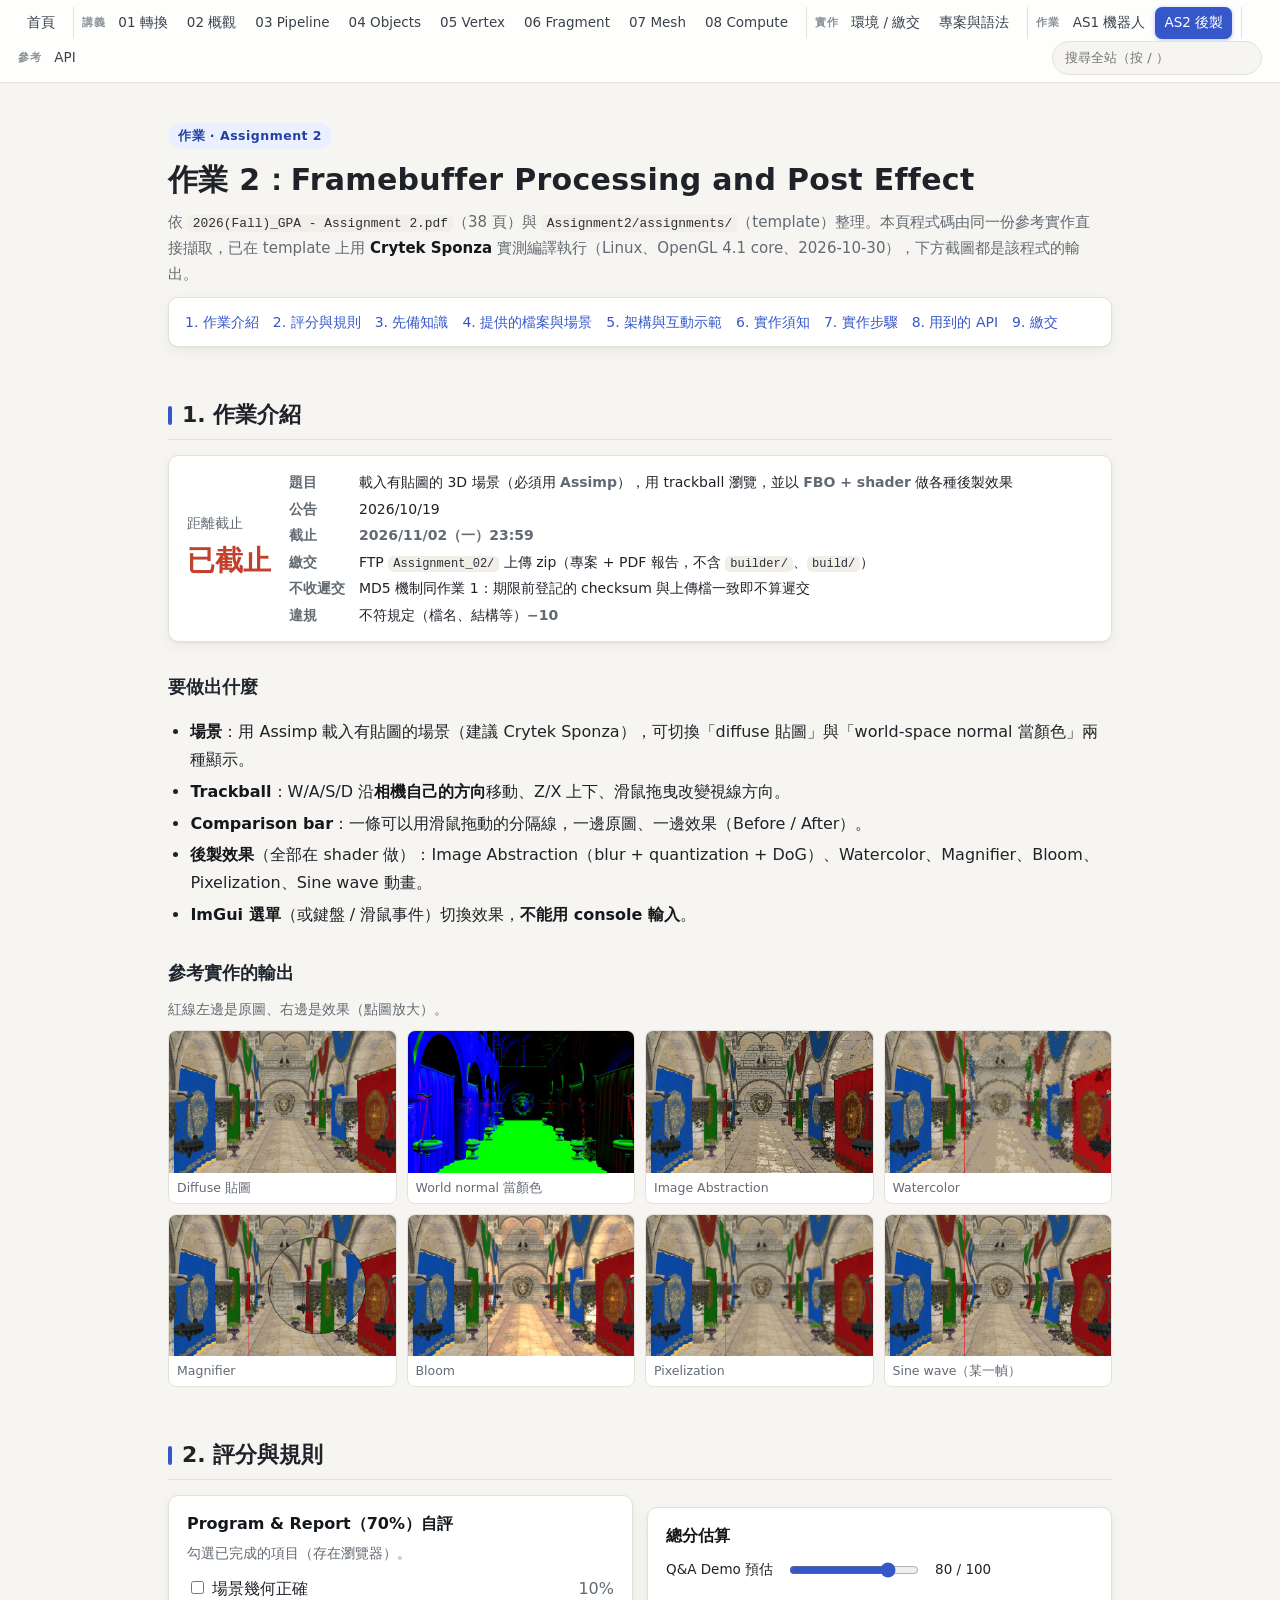
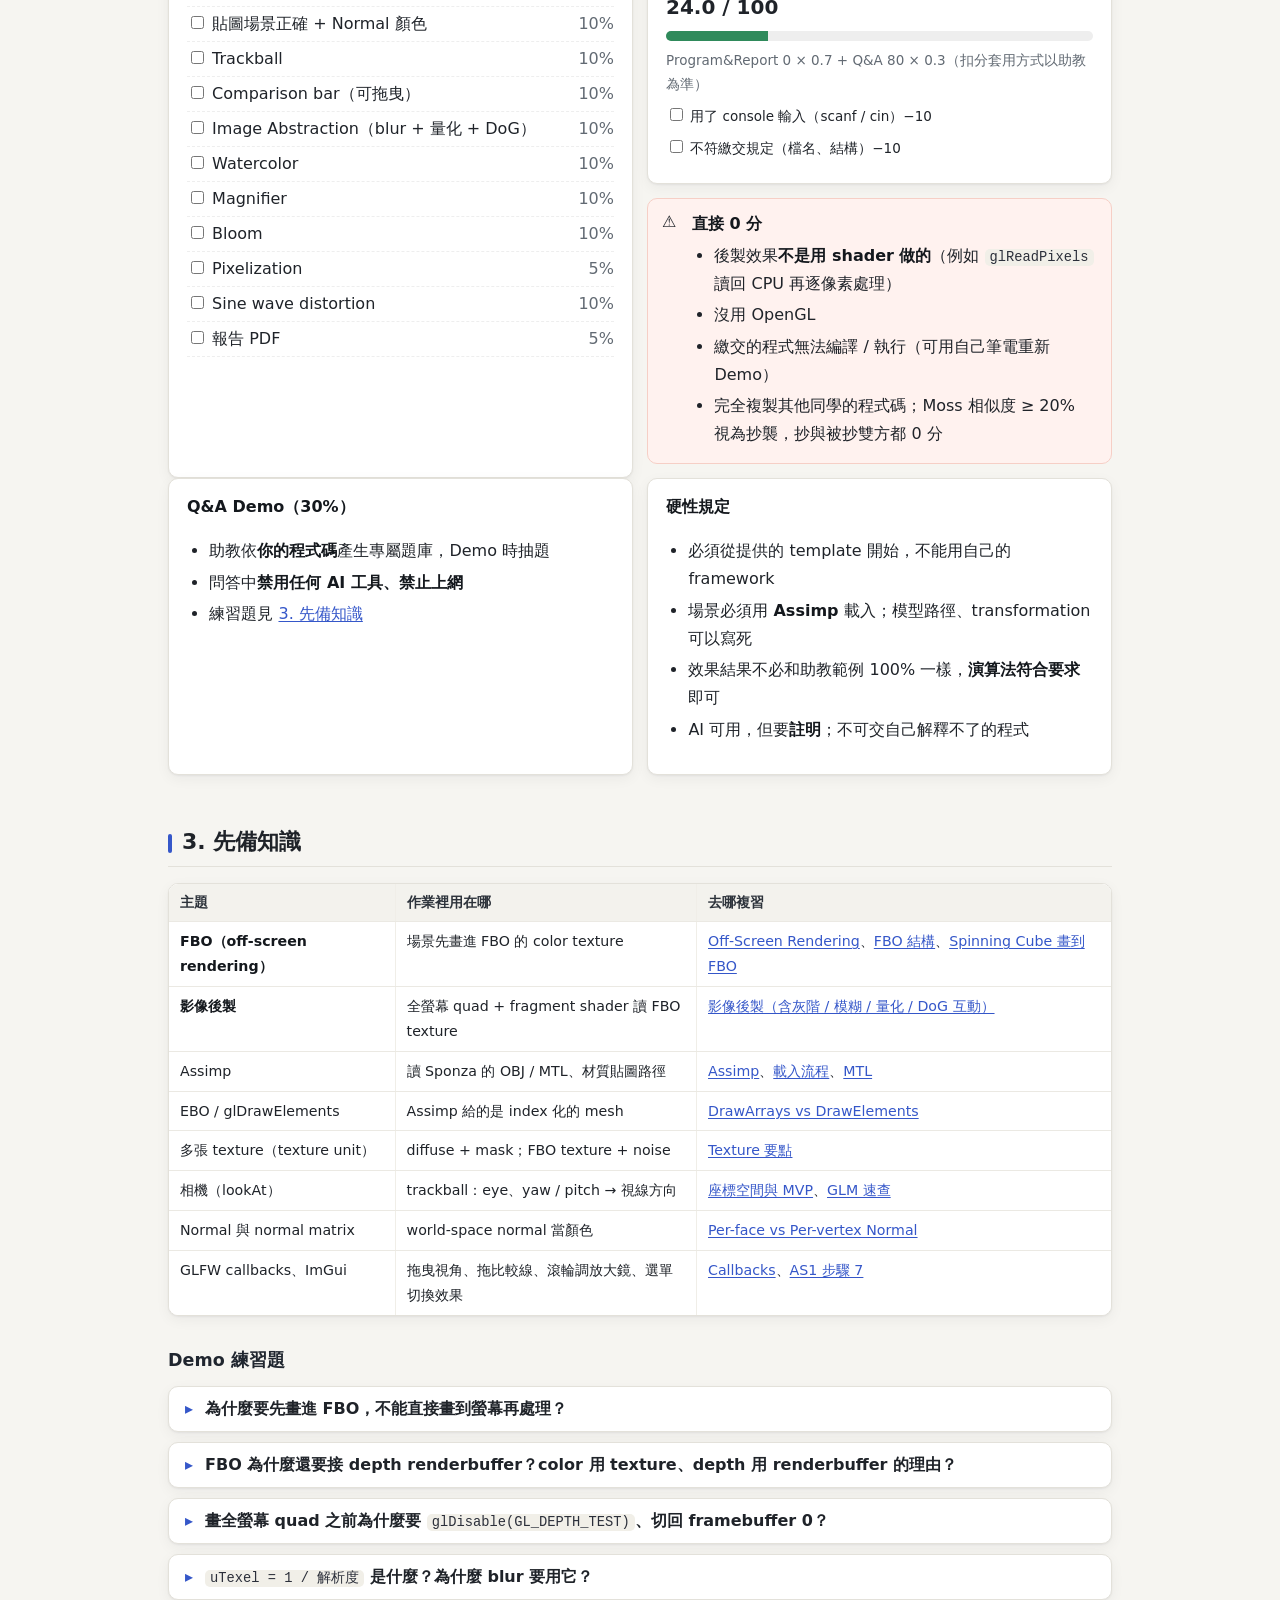
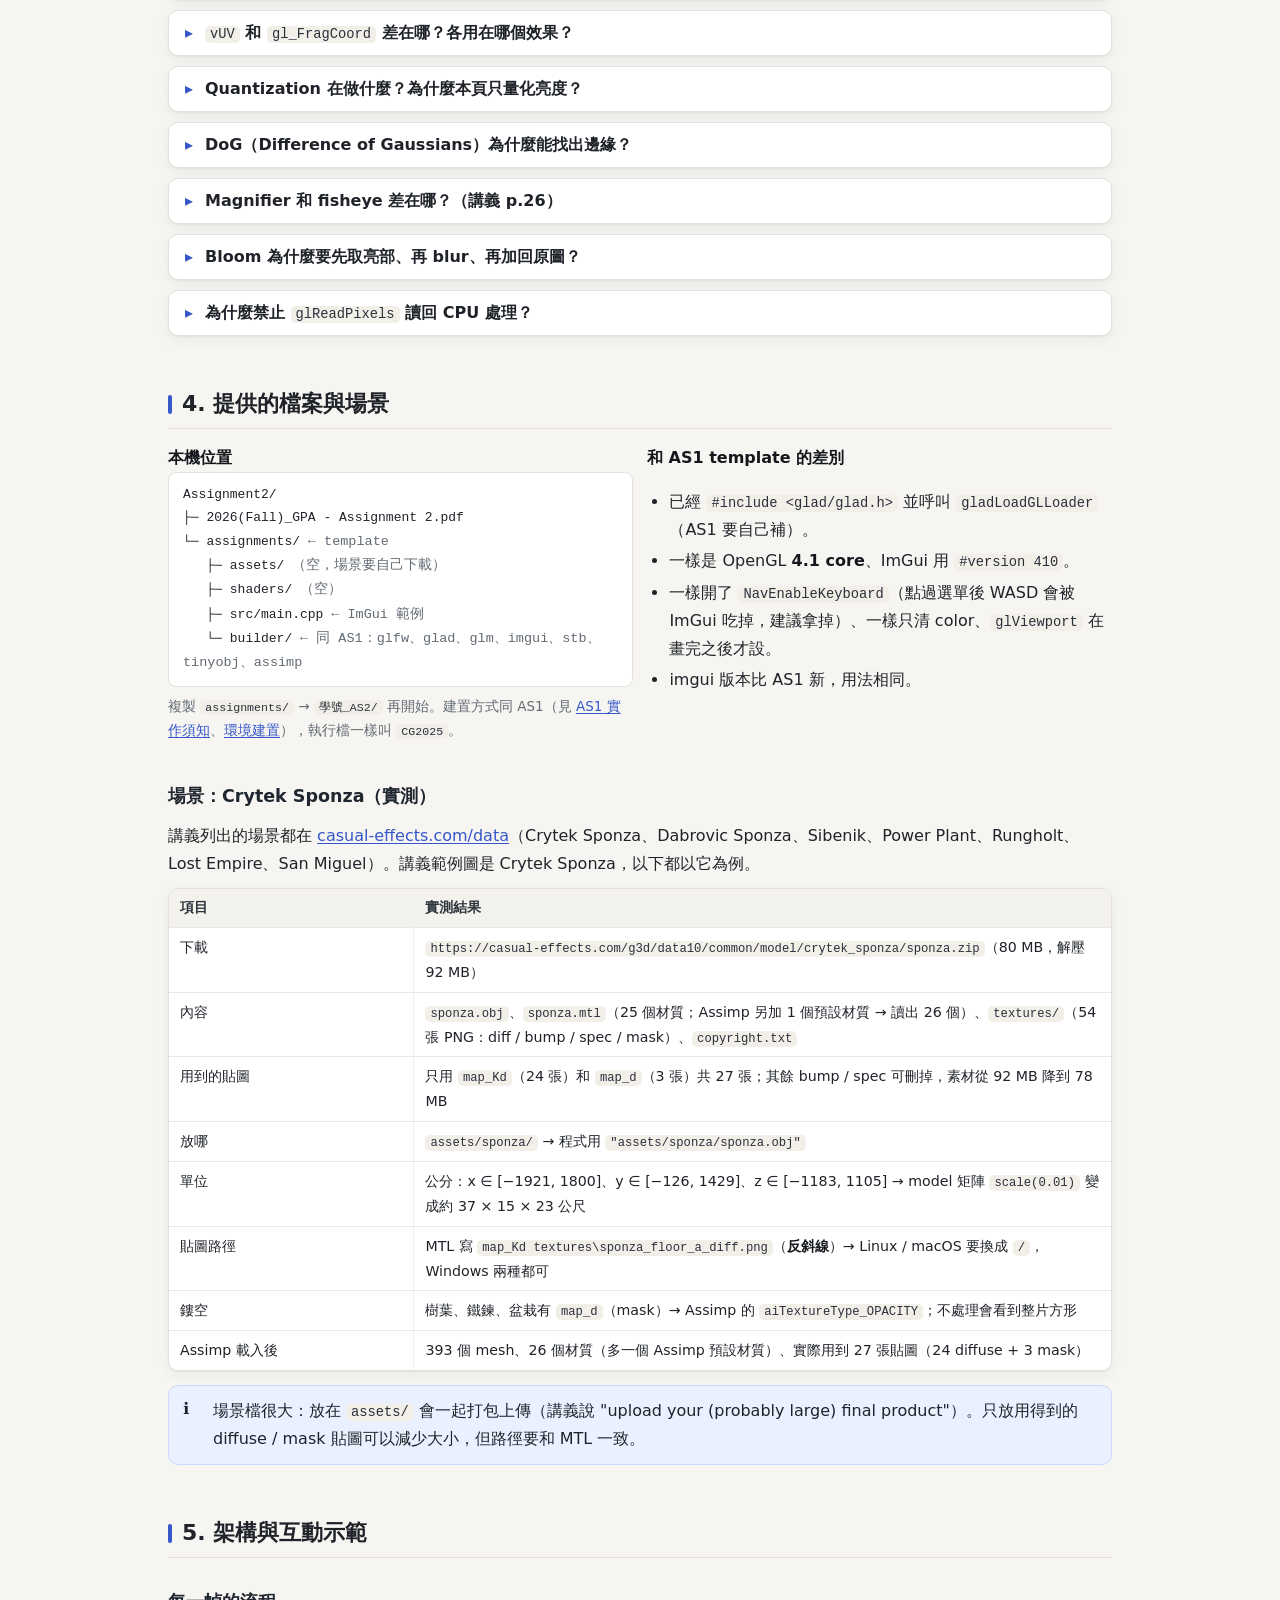
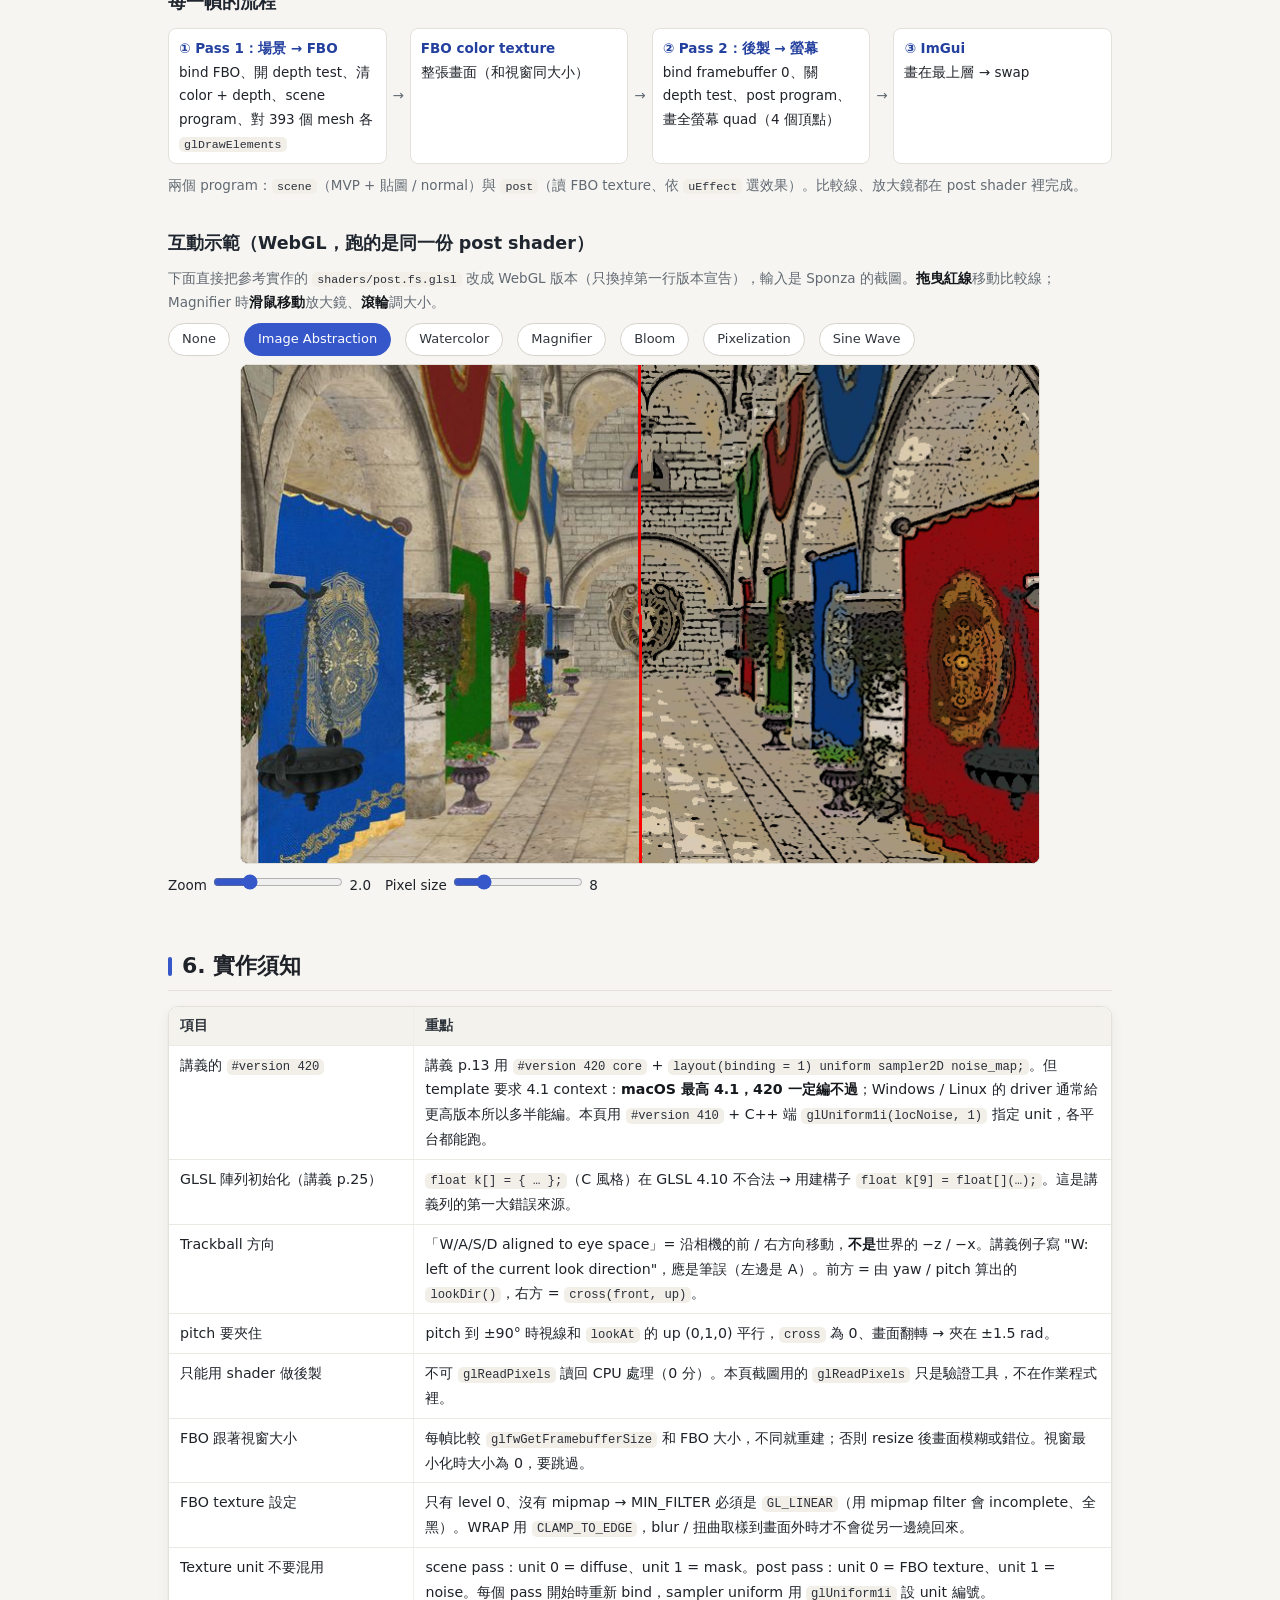
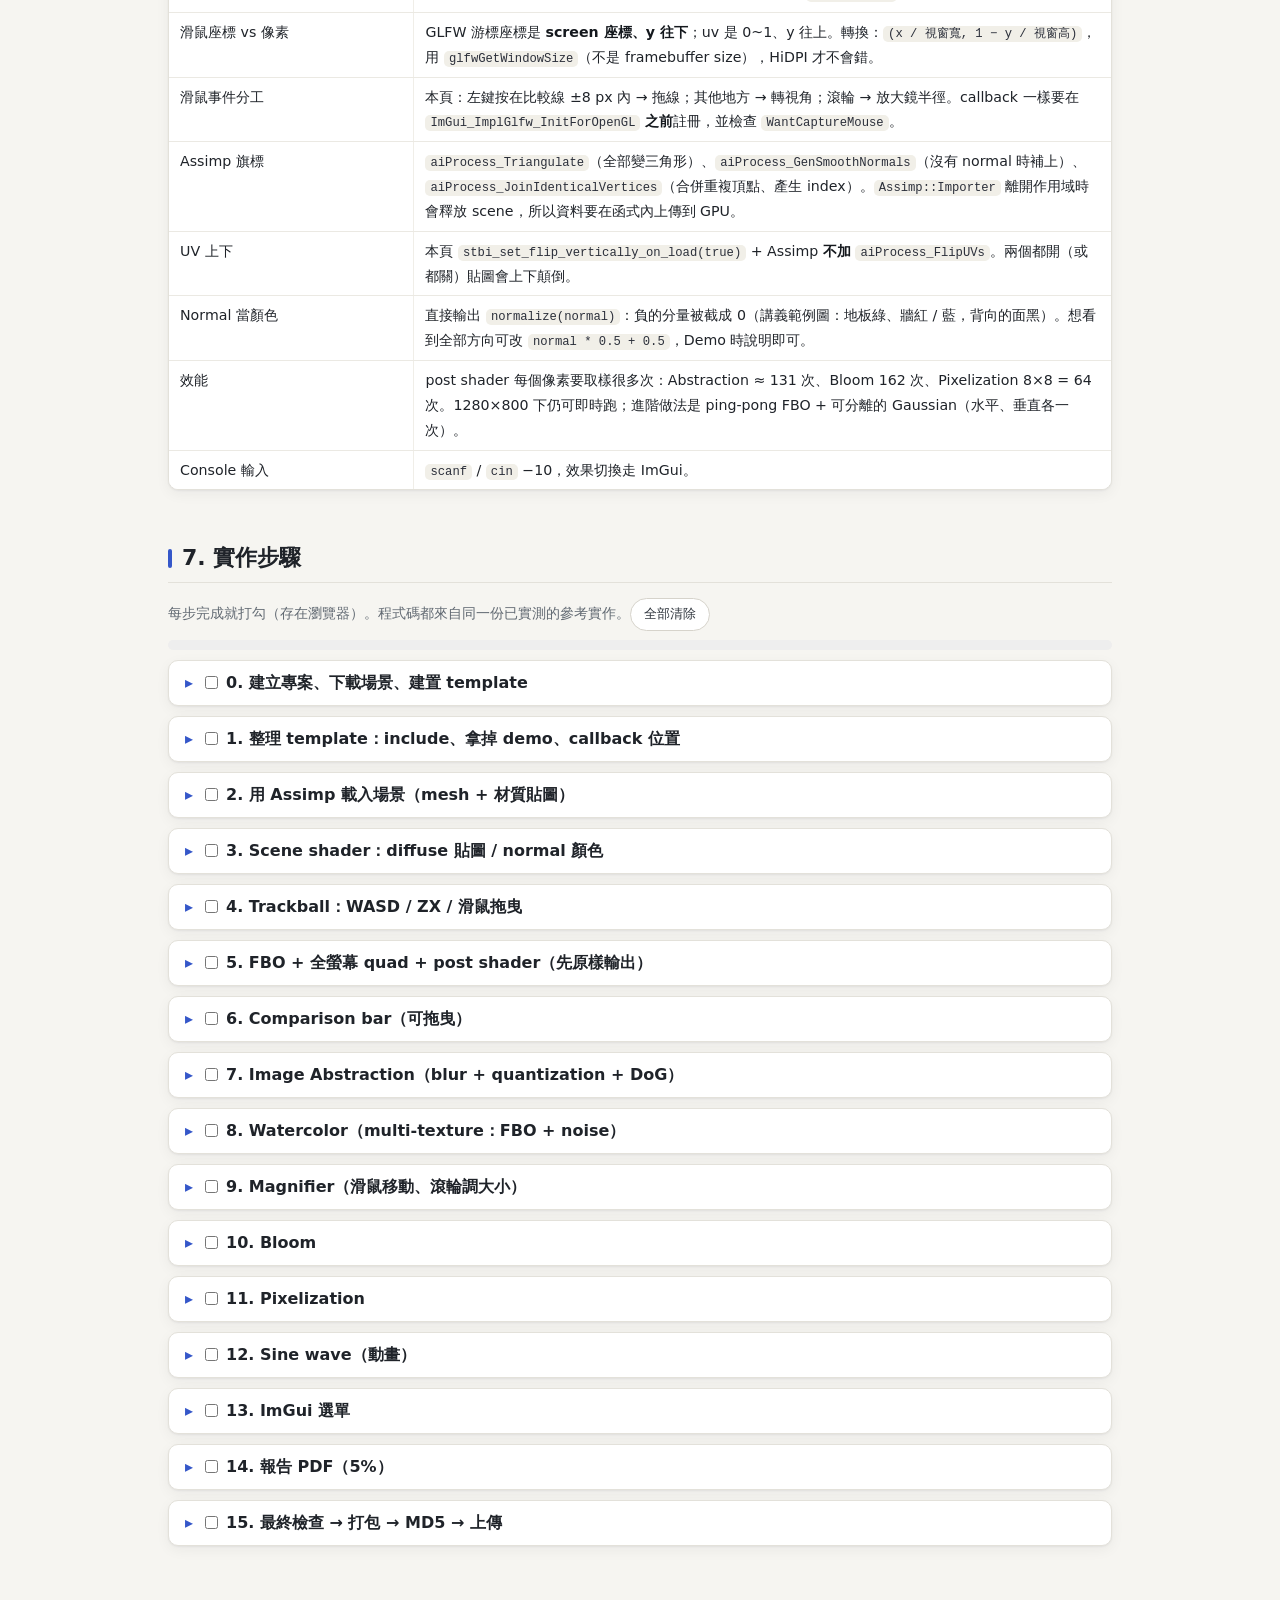
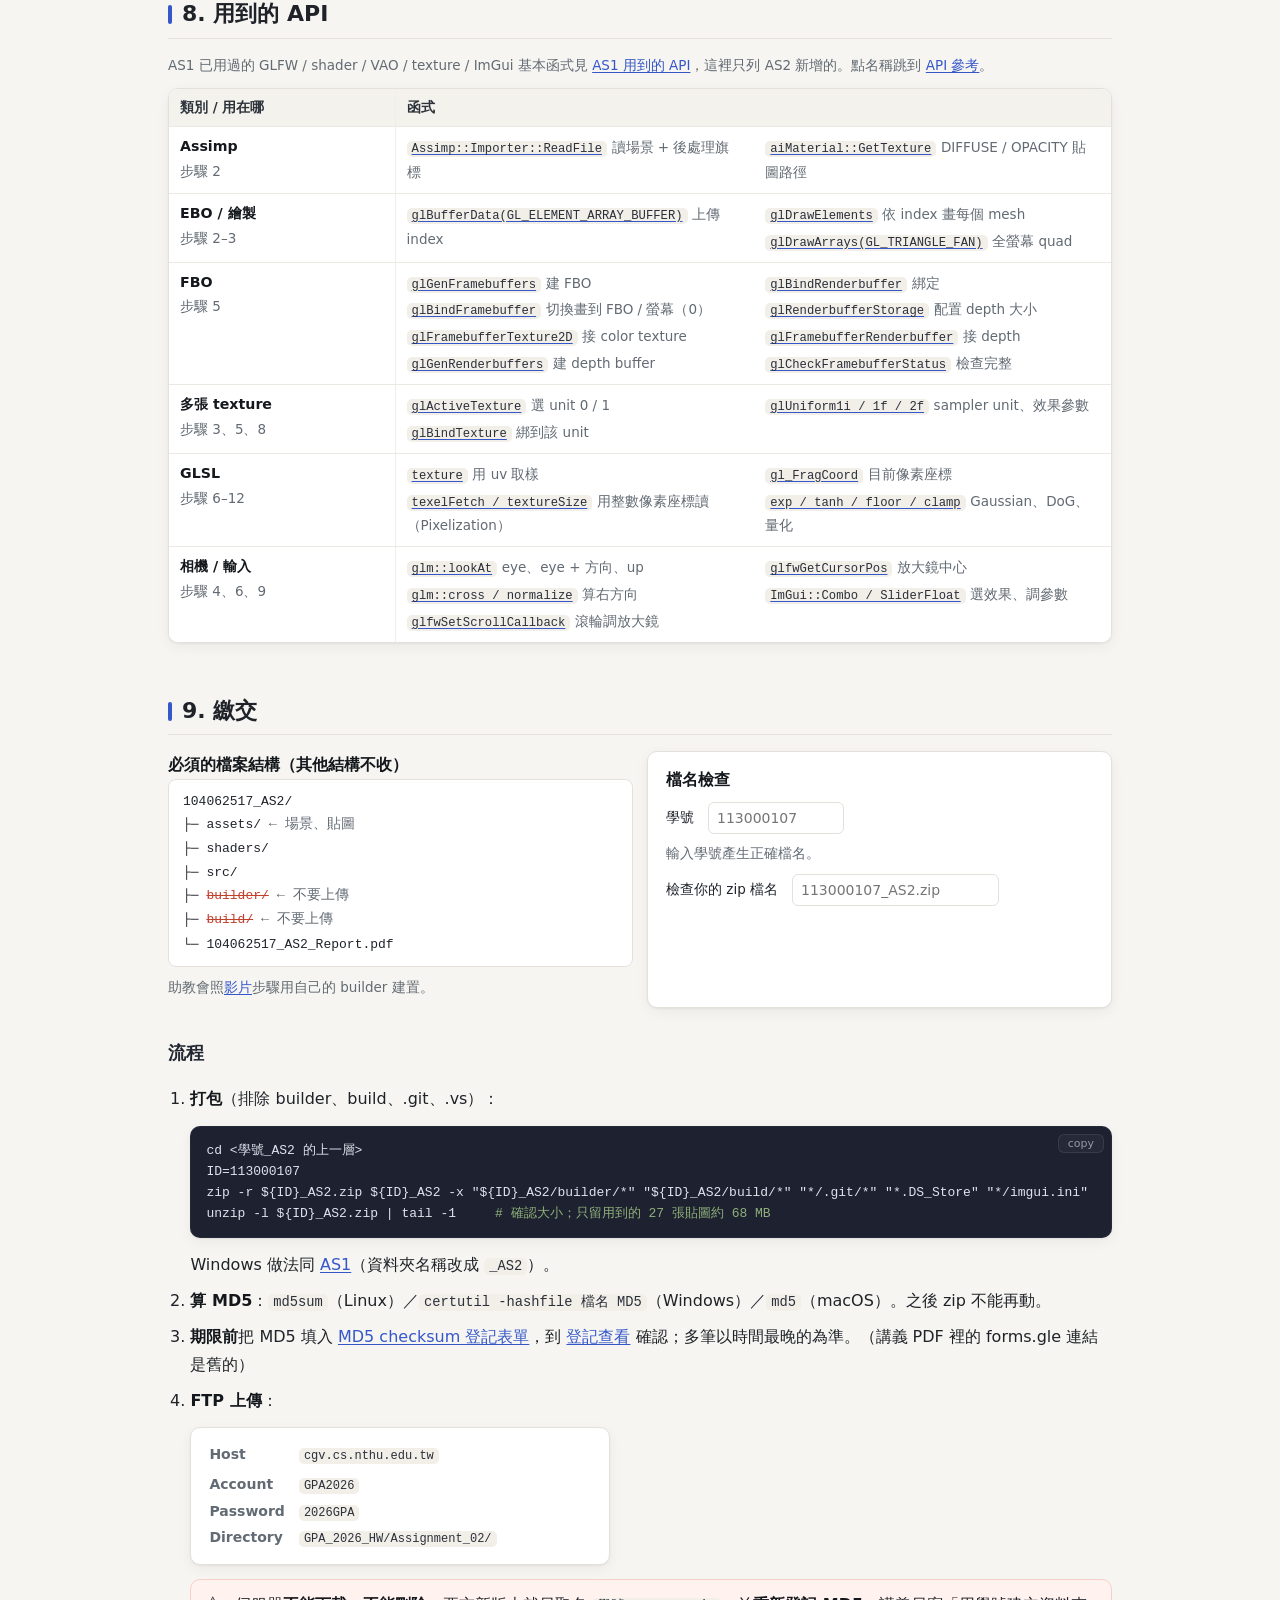
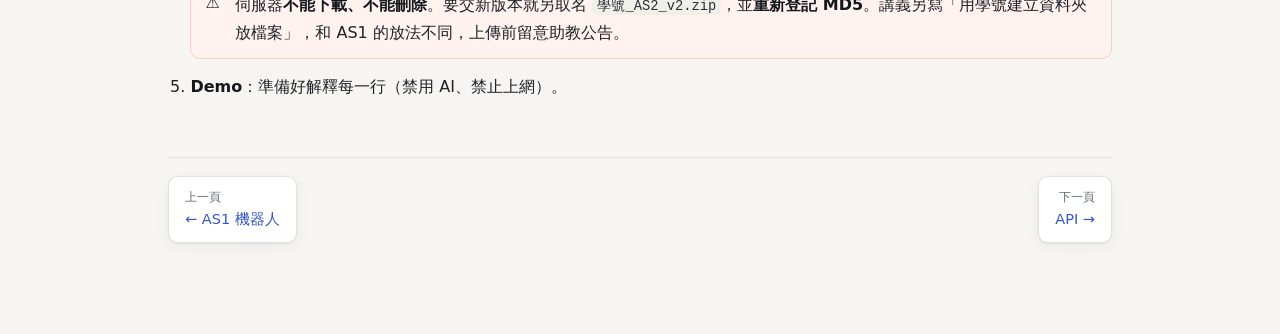
<file: as2-postfx.html>
<!doctype html>
<html lang="zh-Hant"><head><meta charset="utf-8"><meta name="viewport" content="width=device-width,initial-scale=1">
<title>作業 2：Framebuffer Processing and Post Effect</title><link rel="stylesheet" href="style.css">
<style>
.due{display:flex;gap:18px;align-items:center;flex-wrap:wrap}
.due .big{font-size:28px;font-weight:700;color:var(--warn)}
.kv{display:grid;grid-template-columns:auto 1fr;gap:2px 14px;font-size:14px}
.kv b{color:var(--mut);font-weight:600}
.score label{display:flex;justify-content:space-between;gap:10px;padding:3px 0;border-bottom:1px dashed #eee}
.score label span:last-child{color:var(--mut);white-space:nowrap}
.sum{font-size:20px;font-weight:700}
.bar{height:10px;background:#eee;border-radius:5px;overflow:hidden;margin:6px 0}
.bar i{display:block;height:100%;background:var(--prog);transition:width .3s}
.step>summary{display:flex;gap:8px;align-items:center}
.step>summary input{margin:0}
.step.done>summary span{color:#999;text-decoration:line-through}
.ok{color:var(--prog);font-weight:600}.bad{color:var(--warn);font-weight:600}
.tree{font:13px/1.8 ui-monospace,monospace;background:#fff;border:1px solid var(--line);border-radius:8px;padding:10px 14px}
.tree s{color:var(--warn)}
td.apil{columns:2;column-gap:24px}
td.apil div{break-inside:avoid;padding:1px 0}
@media(max-width:760px){td.apil{columns:1}}
input[type=text]{font:inherit;font-size:14px;padding:3px 8px;border:1px solid var(--line);border-radius:6px}
.gal{display:grid;grid-template-columns:repeat(4,1fr);gap:10px}
@media(max-width:860px){.gal{grid-template-columns:repeat(2,1fr)}}
.gal figure{margin:0;background:#fff;border:1px solid var(--line);border-radius:8px;overflow:hidden}
.gal img{display:block;width:100%;cursor:zoom-in}
.gal figcaption{font-size:12.5px;padding:4px 8px;color:var(--mut)}
#fxCv{width:100%;max-width:800px;display:block;margin:0 auto;border-radius:8px;border:1px solid var(--line);background:#222;touch-action:none}
.flow{display:flex;align-items:stretch;gap:6px;flex-wrap:wrap;font-size:13.5px}
.flow div{flex:1;min-width:130px;background:#fff;border:1px solid var(--line);border-radius:8px;padding:8px 10px}
.flow div b{display:block;color:var(--acc-ink)}
.flow i{align-self:center;font-style:normal;color:var(--mut)}
#lightbox{position:fixed;inset:0;background:rgba(0,0,0,.8);display:none;align-items:center;justify-content:center;z-index:50;cursor:zoom-out}
#lightbox img{max-width:94vw;max-height:90vh;border-radius:8px}
</style></head>
<body><main>
<p class="kicker">作業 · Assignment 2</p>
<h1>作業 2：Framebuffer Processing and Post Effect</h1>
<p class="mut">依 <code>2026(Fall)_GPA - Assignment 2.pdf</code>（38 頁）與 <code>Assignment2/assignments/</code>（template）整理。本頁程式碼由同一份參考實作直接擷取，已在 template 上用 <b>Crytek Sponza</b> 實測編譯執行（Linux、OpenGL 4.1 core、2026-10-30），下方截圖都是該程式的輸出。</p>
<div class="toc"><a href="#intro">1. 作業介紹</a><a href="#grade">2. 評分與規則</a><a href="#pre">3. 先備知識</a><a href="#files">4. 提供的檔案與場景</a><a href="#arch">5. 架構與互動示範</a><a href="#notes">6. 實作須知</a><a href="#steps">7. 實作步驟</a><a href="#api">8. 用到的 API</a><a href="#submit">9. 繳交</a></div>

<!-- ================================================================ -->
<h2 id="intro">1. 作業介紹</h2>
<div class="card due">
<div><div class="mut">距離截止</div><div class="big" id="cd">—</div></div>
<div class="kv">
<b>題目</b><span>載入有貼圖的 3D 場景（必須用 <b>Assimp</b>），用 trackball 瀏覽，並以 <b>FBO + shader</b> 做各種後製效果</span>
<b>公告</b><span>2026/10/19</span>
<b>截止</b><span><b>2026/11/02（一）23:59</b></span>
<b>繳交</b><span>FTP <code>Assignment_02/</code> 上傳 zip（專案 + PDF 報告，不含 <code>builder/</code>、<code>build/</code>）</span>
<b>不收遲交</b><span>MD5 機制同作業 1：期限前登記的 checksum 與上傳檔一致即不算遲交</span>
<b>違規</b><span>不符規定（檔名、結構等）<b>−10</b></span>
</div></div>

<h3>要做出什麼</h3>
<ul>
<li><b>場景</b>：用 Assimp 載入有貼圖的場景（建議 Crytek Sponza），可切換「diffuse 貼圖」與「world-space normal 當顏色」兩種顯示。</li>
<li><b>Trackball</b>：W/A/S/D 沿<b>相機自己的方向</b>移動、Z/X 上下、滑鼠拖曳改變視線方向。</li>
<li><b>Comparison bar</b>：一條可以用滑鼠拖動的分隔線，一邊原圖、一邊效果（Before / After）。</li>
<li><b>後製效果</b>（全部在 shader 做）：Image Abstraction（blur + quantization + DoG）、Watercolor、Magnifier、Bloom、Pixelization、Sine wave 動畫。</li>
<li><b>ImGui 選單</b>（或鍵盤 / 滑鼠事件）切換效果，<b>不能用 console 輸入</b>。</li>
</ul>

<h3>參考實作的輸出</h3>
<p class="mut">紅線左邊是原圖、右邊是效果（點圖放大）。</p>
<div class="gal">
<figure><img src="img/as2-diffuse.jpg" alt="Diffuse"><figcaption>Diffuse 貼圖</figcaption></figure>
<figure><img src="img/as2-normal.jpg" alt="Normal"><figcaption>World normal 當顏色</figcaption></figure>
<figure><img src="img/as2-abstraction.jpg" alt="Abstraction"><figcaption>Image Abstraction</figcaption></figure>
<figure><img src="img/as2-watercolor.jpg" alt="Watercolor"><figcaption>Watercolor</figcaption></figure>
<figure><img src="img/as2-magnifier.jpg" alt="Magnifier"><figcaption>Magnifier</figcaption></figure>
<figure><img src="img/as2-bloom.jpg" alt="Bloom"><figcaption>Bloom</figcaption></figure>
<figure><img src="img/as2-pixel.jpg" alt="Pixelization"><figcaption>Pixelization</figcaption></figure>
<figure><img src="img/as2-sine.jpg" alt="Sine wave"><figcaption>Sine wave（某一幀）</figcaption></figure>
</div>
<div id="lightbox"><img alt=""></div>

<!-- ================================================================ -->
<h2 id="grade">2. 評分與規則</h2>
<div class="grid2">
<div class="card score" id="score"><b>Program &amp; Report（70%）自評</b><p class="mut" style="margin:2px 0 6px">勾選已完成的項目（存在瀏覽器）。</p></div>
<div>
<div class="card"><b>總分估算</b>
<div class="ctrl">Q&amp;A Demo 預估 <input type="range" id="qa" min="0" max="100" value="80"> <span id="qaV"></span></div>
<div class="sum" id="total">—</div>
<div class="bar"><i id="totalBar"></i></div>
<p class="mut" id="totalNote">總分 = Program&amp;Report × 0.7 + Q&amp;A × 0.3</p>
<div class="ctrl"><label><input type="checkbox" id="dedConsole"> 用了 console 輸入（scanf / cin）−10</label></div>
<div class="ctrl"><label><input type="checkbox" id="dedRule"> 不符繳交規定（檔名、結構）−10</label></div>
</div>
<div class="warn"><b>直接 0 分</b>
<ul style="margin:4px 0"><li>後製效果<b>不是用 shader 做的</b>（例如 <code>glReadPixels</code> 讀回 CPU 再逐像素處理）</li>
<li>沒用 OpenGL</li><li>繳交的程式無法編譯 / 執行（可用自己筆電重新 Demo）</li>
<li>完全複製其他同學的程式碼；Moss 相似度 ≥ 20% 視為抄襲，抄與被抄雙方都 0 分</li></ul></div>
</div></div>
<div class="grid2">
<div class="card"><b>Q&amp;A Demo（30%）</b>
<ul><li>助教依<b>你的程式碼</b>產生專屬題庫，Demo 時抽題</li>
<li>問答中<b>禁用任何 AI 工具、禁止上網</b></li>
<li>練習題見 <a href="#pre">3. 先備知識</a></li></ul></div>
<div class="card"><b>硬性規定</b>
<ul><li>必須從提供的 template 開始，不能用自己的 framework</li>
<li>場景必須用 <b>Assimp</b> 載入；模型路徑、transformation 可以寫死</li>
<li>效果結果不必和助教範例 100% 一樣，<b>演算法符合要求</b>即可</li>
<li>AI 可用，但要<b>註明</b>；不可交自己解釋不了的程式</li></ul></div>
</div>

<!-- ================================================================ -->
<h2 id="pre">3. 先備知識</h2>
<table>
<tr><th style="width:24%">主題</th><th style="width:32%">作業裡用在哪</th><th>去哪複習</th></tr>
<tr><td><b>FBO（off-screen rendering）</b></td><td>場景先畫進 FBO 的 color texture</td><td><a href="06-fragment-fbo.html#offscreen">Off-Screen Rendering</a>、<a href="06-fragment-fbo.html#fbo">FBO 結構</a>、<a href="06-fragment-fbo.html#cube">Spinning Cube 畫到 FBO</a></td></tr>
<tr><td><b>影像後製</b></td><td>全螢幕 quad + fragment shader 讀 FBO texture</td><td><a href="06-fragment-fbo.html#post">影像後製（含灰階 / 模糊 / 量化 / DoG 互動）</a></td></tr>
<tr><td>Assimp</td><td>讀 Sponza 的 OBJ / MTL、材質貼圖路徑</td><td><a href="07-mesh-rendering.html#assimp">Assimp</a>、<a href="07-mesh-rendering.html#load">載入流程</a>、<a href="07-mesh-rendering.html#mtl">MTL</a></td></tr>
<tr><td>EBO / glDrawElements</td><td>Assimp 給的是 index 化的 mesh</td><td><a href="05-vertex-draw.html#elements">DrawArrays vs DrawElements</a></td></tr>
<tr><td>多張 texture（texture unit）</td><td>diffuse + mask；FBO texture + noise</td><td><a href="02-project-syntax.html#tex">Texture 要點</a></td></tr>
<tr><td>相機（lookAt）</td><td>trackball：eye、yaw / pitch → 視線方向</td><td><a href="l01-transform.html#spaces">座標空間與 MVP</a>、<a href="02-project-syntax.html#glm">GLM 速查</a></td></tr>
<tr><td>Normal 與 normal matrix</td><td>world-space normal 當顏色</td><td><a href="07-mesh-rendering.html#normal">Per-face vs Per-vertex Normal</a></td></tr>
<tr><td>GLFW callbacks、ImGui</td><td>拖曳視角、拖比較線、滾輪調放大鏡、選單切換效果</td><td><a href="02-project-syntax.html#cb">Callbacks</a>、<a href="as1-robot.html#s7">AS1 步驟 7</a></td></tr>
</table>

<h3>Demo 練習題</h3>
<details><summary>為什麼要先畫進 FBO，不能直接畫到螢幕再處理？</summary>
<p>後製需要讀「整張畫面」的任意像素（例如 blur 要讀鄰居）。fragment shader 不能讀目前正在寫的 framebuffer，所以先把場景畫進 FBO 的 color texture，第二個 pass 再把這張 texture 當輸入，用全螢幕 quad 讓每個像素跑一次 post shader。</p></details>
<details><summary>FBO 為什麼還要接 depth renderbuffer？color 用 texture、depth 用 renderbuffer 的理由？</summary>
<p>場景要 depth test 才會遮擋正確，FBO 沒有 depth attachment 就沒有 depth buffer。color 之後要被 shader <b>讀</b>（sampler），所以用 texture；depth 只拿來測試、不會被讀，用 renderbuffer 即可（driver 可用最適合的格式）。</p></details>
<details><summary>畫全螢幕 quad 之前為什麼要 <code>glDisable(GL_DEPTH_TEST)</code>、切回 framebuffer 0？</summary>
<p>切回 0 才是畫到視窗。quad 只有一層，不需要深度比較；若 depth test 開著且 default framebuffer 的 depth 沒清，quad 可能被擋掉。</p></details>
<details><summary><code>uTexel = 1 / 解析度</code> 是什麼？為什麼 blur 要用它？</summary>
<p>uv 範圍是 0~1，一個像素在 uv 空間的大小是 (1/w, 1/h)。要讀「右邊一格」的像素，uv 就加 <code>(1/w, 0)</code>。用它才能讓 blur 半徑以「像素」為單位，跟視窗大小無關。</p></details>
<details><summary><code>vUV</code> 和 <code>gl_FragCoord</code> 差在哪？各用在哪個效果？</summary>
<p><code>vUV</code>：0~1、內插出來的 texture 座標，適合 <code>texture()</code> 取樣（大部分效果）。<code>gl_FragCoord.xy</code>：這個 fragment 的<b>像素座標</b>（左下角 (0.5, 0.5)），適合以像素為單位切格子（Pixelization 搭配 <code>texelFetch</code>）。</p></details>
<details><summary>Quantization 在做什麼？為什麼本頁只量化亮度？</summary>
<p>把連續的值變成少數幾階：<code>floor(x * levels + 0.5) / levels</code>，產生色塊（海報化）。R、G、B 各自量化時，米色（0.8, 0.75, 0.6）三個 channel 被推到不同階，會變粉紅 / 偏綠；只量化亮度再按比例縮放 RGB，色相不變。兩種都符合「quantization」，自己選一種並能解釋。</p></details>
<details><summary>DoG（Difference of Gaussians）為什麼能找出邊緣？</summary>
<p>小 σ 的 Gaussian 保留較多細節、大 σ 的較模糊。兩者相減：平坦區域差不多 → 接近 0；亮度變化（邊緣）處兩者差很多 → 明顯正 / 負值。把「明顯負」的地方畫黑線，就得到像手繪的輪廓。</p></details>
<details><summary>Magnifier 和 fisheye 差在哪？（講義 p.26）</summary>
<p>Magnifier：圓內所有點都用<b>同一個倍率</b>往中心縮 uv（<code>c + (uv − c) / zoom</code>）→ 內容等比例放大、沒有扭曲。Fisheye：倍率隨離中心的距離改變 → 中間放大、邊緣壓縮，會彎曲。作業要的是 magnifier。</p></details>
<details><summary>Bloom 為什麼要先取亮部、再 blur、再加回原圖？</summary>
<p>真實相機的亮光會往外暈開。只取比門檻亮的部分（<code>max(c − 0.6, 0)</code>）→ 模糊讓光擴散 → 加回原圖，亮的地方周圍就有光暈，暗的地方不受影響。兩次不同範圍的 blur 疊加，光暈有內亮外淡的層次。</p></details>
<details><summary>為什麼禁止 <code>glReadPixels</code> 讀回 CPU 處理？</summary>
<p>規定要用 shader 做後製（違反 = 0 分）。效能上，讀回 CPU 會讓 GPU 停下來等、再逐像素在 CPU 跑兩層迴圈，比 GPU 每個像素平行處理慢很多。</p></details>

<!-- ================================================================ -->
<h2 id="files">4. 提供的檔案與場景</h2>
<div class="grid2">
<div><b>本機位置</b>
<div class="tree">Assignment2/<br>
├─ 2026(Fall)_GPA - Assignment 2.pdf<br>
└─ assignments/ <span class="mut">← template</span><br>
&nbsp;&nbsp;&nbsp;├─ assets/ <span class="mut">（空，場景要自己下載）</span><br>
&nbsp;&nbsp;&nbsp;├─ shaders/ <span class="mut">（空）</span><br>
&nbsp;&nbsp;&nbsp;├─ src/main.cpp <span class="mut">← ImGui 範例</span><br>
&nbsp;&nbsp;&nbsp;└─ builder/ <span class="mut">← 同 AS1：glfw、glad、glm、imgui、stb、tinyobj、assimp</span>
</div>
<p class="mut">複製 <code>assignments/</code> → <code>學號_AS2/</code> 再開始。建置方式同 AS1（見 <a href="as1-robot.html#notes">AS1 實作須知</a>、<a href="03-env-git.html#setup">環境建置</a>），執行檔一樣叫 <code>CG2025</code>。</p></div>
<div><b>和 AS1 template 的差別</b>
<ul>
<li>已經 <code>#include &lt;glad/glad.h&gt;</code> 並呼叫 <code>gladLoadGLLoader</code>（AS1 要自己補）。</li>
<li>一樣是 OpenGL <b>4.1 core</b>、ImGui 用 <code>#version 410</code>。</li>
<li>一樣開了 <code>NavEnableKeyboard</code>（點過選單後 WASD 會被 ImGui 吃掉，建議拿掉）、一樣只清 color、<code>glViewport</code> 在畫完之後才設。</li>
<li>imgui 版本比 AS1 新，用法相同。</li>
</ul></div>
</div>

<h3>場景：Crytek Sponza（實測）</h3>
<p>講義列出的場景都在 <a href="http://casual-effects.com/data/">casual-effects.com/data</a>（Crytek Sponza、Dabrovic Sponza、Sibenik、Power Plant、Rungholt、Lost Empire、San Miguel）。講義範例圖是 Crytek Sponza，以下都以它為例。</p>
<table>
<tr><th style="width:26%">項目</th><th>實測結果</th></tr>
<tr><td>下載</td><td><code>https://casual-effects.com/g3d/data10/common/model/crytek_sponza/sponza.zip</code>（80 MB，解壓 92 MB）</td></tr>
<tr><td>內容</td><td><code>sponza.obj</code>、<code>sponza.mtl</code>（25 個材質；Assimp 另加 1 個預設材質 → 讀出 26 個）、<code>textures/</code>（54 張 PNG：diff / bump / spec / mask）、<code>copyright.txt</code></td></tr>
<tr><td>用到的貼圖</td><td>只用 <code>map_Kd</code>（24 張）和 <code>map_d</code>（3 張）共 27 張；其餘 bump / spec 可刪掉，素材從 92 MB 降到 78 MB</td></tr>
<tr><td>放哪</td><td><code>assets/sponza/</code> → 程式用 <code>"assets/sponza/sponza.obj"</code></td></tr>
<tr><td>單位</td><td>公分：x ∈ [−1921, 1800]、y ∈ [−126, 1429]、z ∈ [−1183, 1105] → model 矩陣 <code>scale(0.01)</code> 變成約 37 × 15 × 23 公尺</td></tr>
<tr><td>貼圖路徑</td><td>MTL 寫 <code>map_Kd textures\sponza_floor_a_diff.png</code>（<b>反斜線</b>）→ Linux / macOS 要換成 <code>/</code>，Windows 兩種都可</td></tr>
<tr><td>鏤空</td><td>樹葉、鐵鍊、盆栽有 <code>map_d</code>（mask）→ Assimp 的 <code>aiTextureType_OPACITY</code>；不處理會看到整片方形</td></tr>
<tr><td>Assimp 載入後</td><td>393 個 mesh、26 個材質（多一個 Assimp 預設材質）、實際用到 27 張貼圖（24 diffuse + 3 mask）</td></tr>
</table>
<div class="note">場景檔很大：放在 <code>assets/</code> 會一起打包上傳（講義說 "upload your (probably large) final product"）。只放用得到的 diffuse / mask 貼圖可以減少大小，但路徑要和 MTL 一致。</div>

<!-- ================================================================ -->
<h2 id="arch">5. 架構與互動示範</h2>
<h3>每一幀的流程</h3>
<div class="flow">
<div><b>① Pass 1：場景 → FBO</b>bind FBO、開 depth test、清 color + depth、scene program、對 393 個 mesh 各 <code>glDrawElements</code></div><i>→</i>
<div><b>FBO color texture</b>整張畫面（和視窗同大小）</div><i>→</i>
<div><b>② Pass 2：後製 → 螢幕</b>bind framebuffer 0、關 depth test、post program、畫全螢幕 quad（4 個頂點）</div><i>→</i>
<div><b>③ ImGui</b>畫在最上層 → swap</div>
</div>
<p class="mut">兩個 program：<code>scene</code>（MVP + 貼圖 / normal）與 <code>post</code>（讀 FBO texture、依 <code>uEffect</code> 選效果）。比較線、放大鏡都在 post shader 裡完成。</p>

<h3>互動示範（WebGL，跑的是同一份 post shader）</h3>
<p class="mut">下面直接把參考實作的 <code>shaders/post.fs.glsl</code> 改成 WebGL 版本（只換掉第一行版本宣告），輸入是 Sponza 的截圖。<b>拖曳紅線</b>移動比較線；Magnifier 時<b>滑鼠移動</b>放大鏡、<b>滾輪</b>調大小。</p>
<div class="ctrl" id="fxBtns"></div>
<canvas id="fxCv" width="800" height="500"></canvas>
<div class="ctrl"><span>Zoom <input type="range" id="fxZoom" min="1" max="5" step="0.1" value="2"> <span id="fxZoomV">2.0</span></span>
<span>Pixel size <input type="range" id="fxPix" min="2" max="32" step="1" value="8"> <span id="fxPixV">8</span></span>
<span id="fxMsg" class="mut"></span></div>

<!-- ================================================================ -->
<h2 id="notes">6. 實作須知</h2>
<table>
<tr><th style="width:26%">項目</th><th>重點</th></tr>
<tr><td>講義的 <code>#version 420</code></td><td>講義 p.13 用 <code>#version 420 core</code> + <code>layout(binding = 1) uniform sampler2D noise_map;</code>。但 template 要求 4.1 context：<b>macOS 最高 4.1，420 一定編不過</b>；Windows / Linux 的 driver 通常給更高版本所以多半能編。本頁用 <code>#version 410</code> + C++ 端 <code>glUniform1i(locNoise, 1)</code> 指定 unit，各平台都能跑。</td></tr>
<tr><td>GLSL 陣列初始化（講義 p.25）</td><td><code>float k[] = { … };</code>（C 風格）在 GLSL 4.10 不合法 → 用建構子 <code>float k[9] = float[](…);</code>。這是講義列的第一大錯誤來源。</td></tr>
<tr><td>Trackball 方向</td><td>「W/A/S/D aligned to eye space」= 沿相機的前 / 右方向移動，<b>不是</b>世界的 −z / −x。講義例子寫 "W: left of the current look direction"，應是筆誤（左邊是 A）。前方 = 由 yaw / pitch 算出的 <code>lookDir()</code>，右方 = <code>cross(front, up)</code>。</td></tr>
<tr><td>pitch 要夾住</td><td>pitch 到 ±90° 時視線和 <code>lookAt</code> 的 up (0,1,0) 平行，<code>cross</code> 為 0、畫面翻轉 → 夾在 ±1.5 rad。</td></tr>
<tr><td>只能用 shader 做後製</td><td>不可 <code>glReadPixels</code> 讀回 CPU 處理（0 分）。本頁截圖用的 <code>glReadPixels</code> 只是驗證工具，不在作業程式裡。</td></tr>
<tr><td>FBO 跟著視窗大小</td><td>每幀比較 <code>glfwGetFramebufferSize</code> 和 FBO 大小，不同就重建；否則 resize 後畫面模糊或錯位。視窗最小化時大小為 0，要跳過。</td></tr>
<tr><td>FBO texture 設定</td><td>只有 level 0、沒有 mipmap → MIN_FILTER 必須是 <code>GL_LINEAR</code>（用 mipmap filter 會 incomplete、全黑）。WRAP 用 <code>CLAMP_TO_EDGE</code>，blur / 扭曲取樣到畫面外時才不會從另一邊繞回來。</td></tr>
<tr><td>Texture unit 不要混用</td><td>scene pass：unit 0 = diffuse、unit 1 = mask。post pass：unit 0 = FBO texture、unit 1 = noise。每個 pass 開始時重新 bind，sampler uniform 用 <code>glUniform1i</code> 設 unit 編號。</td></tr>
<tr><td>滑鼠座標 vs 像素</td><td>GLFW 游標座標是 <b>screen 座標、y 往下</b>；uv 是 0~1、y 往上。轉換：<code>(x / 視窗寬, 1 − y / 視窗高)</code>，用 <code>glfwGetWindowSize</code>（不是 framebuffer size），HiDPI 才不會錯。</td></tr>
<tr><td>滑鼠事件分工</td><td>本頁：左鍵按在比較線 ±8 px 內 → 拖線；其他地方 → 轉視角；滾輪 → 放大鏡半徑。callback 一樣要在 <code>ImGui_ImplGlfw_InitForOpenGL</code> <b>之前</b>註冊，並檢查 <code>WantCaptureMouse</code>。</td></tr>
<tr><td>Assimp 旗標</td><td><code>aiProcess_Triangulate</code>（全部變三角形）、<code>aiProcess_GenSmoothNormals</code>（沒有 normal 時補上）、<code>aiProcess_JoinIdenticalVertices</code>（合併重複頂點、產生 index）。<code>Assimp::Importer</code> 離開作用域時會釋放 scene，所以資料要在函式內上傳到 GPU。</td></tr>
<tr><td>UV 上下</td><td>本頁 <code>stbi_set_flip_vertically_on_load(true)</code> + Assimp <b>不加</b> <code>aiProcess_FlipUVs</code>。兩個都開（或都關）貼圖會上下顛倒。</td></tr>
<tr><td>Normal 當顏色</td><td>直接輸出 <code>normalize(normal)</code>：負的分量被截成 0（講義範例圖：地板綠、牆紅 / 藍，背向的面黑）。想看到全部方向可改 <code>normal * 0.5 + 0.5</code>，Demo 時說明即可。</td></tr>
<tr><td>效能</td><td>post shader 每個像素要取樣很多次：Abstraction ≈ 131 次、Bloom 162 次、Pixelization 8×8 = 64 次。1280×800 下仍可即時跑；進階做法是 ping-pong FBO + 可分離的 Gaussian（水平、垂直各一次）。</td></tr>
<tr><td>Console 輸入</td><td><code>scanf</code> / <code>cin</code> −10，效果切換走 ImGui。</td></tr>
</table>

<!-- ================================================================ -->
<h2 id="steps">7. 實作步驟</h2>
<p class="mut">每步完成就打勾（存在瀏覽器）。程式碼都來自同一份已實測的參考實作。<button class="b" id="stReset">全部清除</button></p>
<div class="bar"><i id="stBar"></i></div>
<div id="steps">

<details class="step" id="s0"><summary><input type="checkbox"><span>0. 建立專案、下載場景、建置 template</span></summary>
<ol>
<li>複製 <code>Assignment2/assignments/</code> → <code>學號_AS2/</code>。</li>
<li>下載 Crytek Sponza，解壓到 <code>學號_AS2/assets/sponza/</code>（裡面要直接有 <code>sponza.obj</code>、<code>sponza.mtl</code>、<code>textures/</code>）。</li>
<li>建置方式同 AS1：Windows 用 CMake GUI（source = <code>builder</code>、build = <code>build</code>）；Linux：
<pre><code>cmake -S builder -B build -DCMAKE_BUILD_TYPE=Release -DASSIMP_BUILD_TESTS=OFF
cmake --build build -j
./build/CG2025          <span class="c"># 在專案根目錄執行</span></code></pre></li>
</ol>
<p><b>驗收</b>：跑出 template 的 ImGui demo 視窗。</p></details>

<details class="step" id="s1"><summary><input type="checkbox"><span>1. 整理 template：include、拿掉 demo、callback 位置</span></summary>
<pre><code>#include &lt;glad/glad.h&gt;   <span class="c">// 【模板】一定要在 GLFW 之前 include</span>
#include &lt;GLFW/glfw3.h&gt;
#include "imgui.h"
#include "imgui_impl_glfw.h"
#include "imgui_impl_opengl3.h"

<span class="c">// 【新增】以下 include 皆為本作業加入</span>
#include &lt;glm/glm.hpp&gt;
#include &lt;glm/gtc/matrix_transform.hpp&gt;   <span class="c">// perspective、lookAt、scale</span>
#include &lt;glm/gtc/type_ptr.hpp&gt;           <span class="c">// value_ptr：把 glm 矩陣交給 glUniform</span>

#include &lt;assimp/Importer.hpp&gt;            <span class="c">// 作業規定用 Assimp 讀場景</span>
#include &lt;assimp/scene.h&gt;
#include &lt;assimp/postprocess.h&gt;

#define STB_IMAGE_IMPLEMENTATION          <span class="c">// 只能在一個 .cpp 定義一次</span>
#include "stb_image.h"

#include &lt;algorithm&gt;
#include &lt;cmath&gt;
#include &lt;cstdio&gt;
#include &lt;cstdlib&gt;
#include &lt;fstream&gt;
#include &lt;sstream&gt;
#include &lt;string&gt;
#include &lt;vector&gt;</code></pre>
<ul>
<li>刪掉 <code>on_gui()</code> 的 demo 視窗、拿掉 <code>io.ConfigFlags |= ImGuiConfigFlags_NavEnableKeyboard;</code>（和 Gamepad 那行）；其餘初始化（<code>main_scale</code>、style 縮放、backend Init、cleanup）保留 template 原樣。</li>
<li>程式裡用 <code>【模板】</code> / <code>【新增】</code> / <code>【改】</code> 標出每段的來源，demo 時方便說明哪些是自己寫的。</li>
<li><code>main()</code> 在 <code>ImGui_ImplGlfw_InitForOpenGL</code> 之前註冊三個 callback（步驟 4、6、9 會寫）：
<pre><code>glfwSetMouseButtonCallback(window, mouse_button_callback);
glfwSetCursorPosCallback(window, cursor_pos_callback);
glfwSetScrollCallback(window, scroll_callback);</code></pre></li>
<li><code>readFile</code> / <code>compileShader</code> / <code>createProgram</code> 直接沿用 AS1（見 <a href="as1-robot.html#s2">AS1 步驟 2</a>）。</li>
</ul></details>

<details class="step" id="s2"><summary><input type="checkbox"><span>2. 用 Assimp 載入場景（mesh + 材質貼圖）</span></summary>
<pre><code><span class="c">// 一個 mesh = 一組 VAO/VBO/EBO + 它用的材質編號（Sponza 有 393 個 mesh）</span>
struct Mesh { GLuint vao = 0, vbo = 0, ebo = 0; GLsizei indexCount = 0; unsigned material = 0; };
<span class="c">// 材質只用到兩張貼圖：diffuse（顏色）與 mask（樹葉、鐵鍊的鏤空），沒有就是 0</span>
struct Material { GLuint diffuse = 0, mask = 0; };
std::vector&lt;Mesh&gt; meshes;
std::vector&lt;Material&gt; materials;

<span class="c">// 兩個 shader program 與它們的 uniform location</span>
GLuint sceneProg, postProg;   <span class="c">// scene：畫 Sponza；post：全螢幕 quad 做後製</span>
GLint locP, locV, locM, locMode, locHasTex, locHasMask, locDiffuse, locMask;
GLint locTex, locNoise, locEffect, locBar, locTexel, locTime, locMouse, locMagRadius, locMagZoom, locPixelSize;

GLuint loadTexture(const std::string&amp; path)
{
	int w, h, n;
	stbi_set_flip_vertically_on_load(true);   <span class="c">// 圖檔第一列在上，OpenGL 的 v = 0 在下</span>
	unsigned char* data = stbi_load(path.c_str(), &amp;w, &amp;h, &amp;n, 4);   <span class="c">// 一律轉成 RGBA</span>
	if (!data) { fprintf(stderr, "stbi_load failed: %s\n", path.c_str()); return 0; }
	GLuint tex;
	glGenTextures(1, &amp;tex);
	glBindTexture(GL_TEXTURE_2D, tex);
	glTexImage2D(GL_TEXTURE_2D, 0, GL_RGBA8, w, h, 0, GL_RGBA, GL_UNSIGNED_BYTE, data);
	glGenerateMipmap(GL_TEXTURE_2D);          <span class="c">// 遠處的地板、牆面才不會閃爍</span>
	glTexParameteri(GL_TEXTURE_2D, GL_TEXTURE_WRAP_S, GL_REPEAT);   <span class="c">// Sponza 的 uv 會超出 0 ~ 1</span>
	glTexParameteri(GL_TEXTURE_2D, GL_TEXTURE_WRAP_T, GL_REPEAT);
	glTexParameteri(GL_TEXTURE_2D, GL_TEXTURE_MIN_FILTER, GL_LINEAR_MIPMAP_LINEAR);
	glTexParameteri(GL_TEXTURE_2D, GL_TEXTURE_MAG_FILTER, GL_LINEAR);
	stbi_image_free(data);
	return tex;
}

void loadScene(const std::string&amp; path)
{
	Assimp::Importer importer;
	const aiScene* scene = importer.ReadFile(path,
		aiProcess_Triangulate                 <span class="c">// 多邊形全部切成三角形</span>
		| aiProcess_GenSmoothNormals          <span class="c">// 檔案沒有 normal 時自動產生</span>
		| aiProcess_JoinIdenticalVertices);   <span class="c">// 合併重複頂點，配合 EBO 使用</span>
	if (!scene || !scene-&gt;mRootNode || (scene-&gt;mFlags &amp; AI_SCENE_FLAGS_INCOMPLETE))
	{
		fprintf(stderr, "Assimp: %s\n", importer.GetErrorString());
		return;
	}
	<span class="c">// MTL 裡的貼圖路徑相對於 .obj 所在資料夾 → 前面接上 "assets/sponza/"</span>
	std::string dir = path.substr(0, path.find_last_of('/') + 1);

	<span class="c">// ---- 材質 ----</span>
	materials.resize(scene-&gt;mNumMaterials);
	for (unsigned i = 0; i &lt; scene-&gt;mNumMaterials; i++)
	{
		aiMaterial* mat = scene-&gt;mMaterials[i];
		aiString p;
		if (mat-&gt;GetTexture(aiTextureType_DIFFUSE, 0, &amp;p) == AI_SUCCESS)   <span class="c">// MTL 的 map_Kd</span>
		{
			std::string file = p.C_Str();
			std::replace(file.begin(), file.end(), '\\', '/');   <span class="c">// MTL 用 Windows 的反斜線，Linux / macOS 讀不到</span>
			materials[i].diffuse = loadTexture(dir + file);
		}
		if (mat-&gt;GetTexture(aiTextureType_OPACITY, 0, &amp;p) == AI_SUCCESS)   <span class="c">// MTL 的 map_d（鏤空遮罩）</span>
		{
			std::string file = p.C_Str();
			std::replace(file.begin(), file.end(), '\\', '/');
			materials[i].mask = loadTexture(dir + file);
		}
	}

	<span class="c">// ---- mesh：每個頂點 8 個 float = 位置(3) + normal(3) + uv(2)，交錯排在同一個 VBO ----</span>
	for (unsigned m = 0; m &lt; scene-&gt;mNumMeshes; m++)
	{
		const aiMesh* am = scene-&gt;mMeshes[m];
		std::vector&lt;float&gt; v;
		v.reserve(am-&gt;mNumVertices * 8);
		for (unsigned i = 0; i &lt; am-&gt;mNumVertices; i++)
		{
			v.push_back(am-&gt;mVertices[i].x); v.push_back(am-&gt;mVertices[i].y); v.push_back(am-&gt;mVertices[i].z);
			v.push_back(am-&gt;mNormals[i].x);  v.push_back(am-&gt;mNormals[i].y);  v.push_back(am-&gt;mNormals[i].z);
			if (am-&gt;HasTextureCoords(0)) { v.push_back(am-&gt;mTextureCoords[0][i].x); v.push_back(am-&gt;mTextureCoords[0][i].y); }
			else { v.push_back(0.0f); v.push_back(0.0f); }
		}
		<span class="c">// 三角形的頂點編號（Triangulate 後每個 face 都是 3 個）</span>
		std::vector&lt;unsigned&gt; idx;
		idx.reserve(am-&gt;mNumFaces * 3);
		for (unsigned f = 0; f &lt; am-&gt;mNumFaces; f++)
			for (unsigned k = 0; k &lt; am-&gt;mFaces[f].mNumIndices; k++)
				idx.push_back(am-&gt;mFaces[f].mIndices[k]);

		Mesh mesh;
		mesh.indexCount = (GLsizei)idx.size();
		mesh.material = am-&gt;mMaterialIndex;
		glGenVertexArrays(1, &amp;mesh.vao);
		glBindVertexArray(mesh.vao);                 <span class="c">// 之後的 buffer / attribute 設定都記在這個 VAO</span>
		glGenBuffers(1, &amp;mesh.vbo);
		glBindBuffer(GL_ARRAY_BUFFER, mesh.vbo);
		glBufferData(GL_ARRAY_BUFFER, v.size() * sizeof(float), v.data(), GL_STATIC_DRAW);
		glGenBuffers(1, &amp;mesh.ebo);
		glBindBuffer(GL_ELEMENT_ARRAY_BUFFER, mesh.ebo);
		glBufferData(GL_ELEMENT_ARRAY_BUFFER, idx.size() * sizeof(unsigned), idx.data(), GL_STATIC_DRAW);
		GLsizei stride = 8 * sizeof(float);          <span class="c">// 相鄰兩個頂點相隔 8 個 float</span>
		glVertexAttribPointer(0, 3, GL_FLOAT, GL_FALSE, stride, (void*)0);                     <span class="c">// location 0：位置</span>
		glVertexAttribPointer(1, 3, GL_FLOAT, GL_FALSE, stride, (void*)(3 * sizeof(float)));   <span class="c">// location 1：normal</span>
		glVertexAttribPointer(2, 2, GL_FLOAT, GL_FALSE, stride, (void*)(6 * sizeof(float)));   <span class="c">// location 2：uv</span>
		glEnableVertexAttribArray(0);
		glEnableVertexAttribArray(1);
		glEnableVertexAttribArray(2);
		glBindVertexArray(0);
		meshes.push_back(mesh);
	}
	printf("loaded %zu meshes, %zu materials\n", meshes.size(), materials.size());
}</code></pre>
<ul>
<li>每個頂點 8 個 float：position(3) normal(3) uv(2)，stride 32 bytes；index 存在 EBO，畫的時候用 <code>glDrawElements</code>。</li>
<li>每個材質只讀 <code>map_Kd</code>（diffuse）和 <code>map_d</code>（鏤空遮罩）兩種貼圖；Sponza 每張圖只被一個材質用到，所以不需要快取。</li>
<li>OBJ 沒有節點階層的 transform，所以直接走 <code>scene-&gt;mMeshes</code>；換成 FBX / glTF 等有節點 transform 的格式要走 node tree（或加 <code>aiProcess_PreTransformVertices</code>）。</li>
</ul>
<p><b>驗收</b>：終端機印出 <code>loaded 393 meshes, 26 materials</code>，沒有 <code>stbi_load failed</code>。</p></details>

<details class="step" id="s3"><summary><input type="checkbox"><span>3. Scene shader：diffuse 貼圖 / normal 顏色</span></summary>
<div class="grid2">
<div><b>shaders/scene.vs.glsl</b><pre><code>#version 410 core
<span class="c">// 【新增】本作業自行撰寫（template 的 shaders/ 是空的）</span>
<span class="c">// Pass 1 場景 VS：MVP 轉換，輸出 world space normal 與 uv 給 FS</span>

layout(location = 0) in vec3 aPos;      <span class="c">// 對應 glVertexAttribPointer(0, ...)：位置</span>
layout(location = 1) in vec3 aNormal;   <span class="c">// (1, ...)：normal</span>
layout(location = 2) in vec2 aUV;       <span class="c">// (2, ...)：貼圖座標</span>

uniform mat4 uP;   <span class="c">// projection</span>
uniform mat4 uV;   <span class="c">// view（相機）</span>
uniform mat4 uM;   <span class="c">// model（縮放 0.01：公分 → 公尺）</span>

out vec3 vNormal;   <span class="c">// world space normal</span>
out vec2 vUV;

void main()
{
    <span class="c">// M 只有等比例縮放，mat3(uM) 轉 normal 方向即可（非等比例要用 transpose(inverse(mat3(uM)))）</span>
    vNormal = mat3(uM) * aNormal;
    vUV = aUV;
    gl_Position = uP * uV * uM * vec4(aPos, 1.0);
}</code></pre></div>
<div><b>shaders/scene.fs.glsl</b><pre><code>#version 410 core
<span class="c">// 【新增】本作業自行撰寫（template 的 shaders/ 是空的）</span>
<span class="c">// Pass 1 場景 FS：輸出 diffuse 貼圖顏色，或把 world normal 當顏色（結果寫進 FBO）</span>

in vec3 vNormal;
in vec2 vUV;

uniform int uMode;            <span class="c">// 0 = diffuse texture, 1 = world normal as color</span>
uniform bool uHasTex;         <span class="c">// 這個材質有沒有 diffuse 貼圖</span>
uniform bool uHasMask;        <span class="c">// 有沒有鏤空遮罩（MTL 的 map_d）</span>
uniform sampler2D uDiffuse;   <span class="c">// texture unit 0</span>
uniform sampler2D uMask;      <span class="c">// texture unit 1（樹葉、鐵鍊的鏤空）</span>

out vec4 fragColor;

void main()
{
    <span class="c">// 遮罩黑色的地方（樹葉之間、鐵鍊縫隙）整個丟掉，不寫顏色也不寫 depth</span>
    if (uHasMask &amp;&amp; texture(uMask, vUV).r &lt; 0.5)
        discard;

    if (uMode == 1)
        fragColor = vec4(normalize(vNormal), 1.0);   <span class="c">// 範圍 -1 ~ 1，負值寫進 RGBA8 會被截成 0</span>
    else if (uHasTex)
        fragColor = vec4(texture(uDiffuse, vUV).rgb, 1.0);
    else
        fragColor = vec4(0.8, 0.8, 0.8, 1.0);        <span class="c">// 沒貼圖的材質用灰色</span>
}</code></pre></div></div>
<p>link 後取 location（同 AS1）：<code>uP uV uM uMode uHasTex uHasMask uDiffuse uMask</code>。畫場景（先直接畫到螢幕測試，步驟 5 再改成畫進 FBO）：</p>
<pre><code>void renderScene(int w, int h)
{
	glBindFramebuffer(GL_FRAMEBUFFER, fbo);
	glViewport(0, 0, w, h);
	glEnable(GL_DEPTH_TEST);
	glClearColor(0.0f, 0.0f, 0.0f, 1.0f);
	glClear(GL_COLOR_BUFFER_BIT | GL_DEPTH_BUFFER_BIT);

	glUseProgram(sceneProg);
	glm::mat4 P = glm::perspective(glm::radians(60.0f), (float)w / std::max(h, 1), 0.1f, 100.0f);
	glm::mat4 V = glm::lookAt(eye, eye + lookDir(), glm::vec3(0, 1, 0));
	glm::mat4 M = glm::scale(glm::mat4(1.0f), glm::vec3(0.01f));   <span class="c">// Sponza 的單位是公分 → 公尺</span>
	glUniformMatrix4fv(locP, 1, GL_FALSE, glm::value_ptr(P));
	glUniformMatrix4fv(locV, 1, GL_FALSE, glm::value_ptr(V));
	glUniformMatrix4fv(locM, 1, GL_FALSE, glm::value_ptr(M));
	glUniform1i(locMode, sceneMode);
	glUniform1i(locDiffuse, 0);      <span class="c">// sampler uDiffuse 讀 texture unit 0</span>
	glUniform1i(locMask, 1);         <span class="c">// sampler uMask 讀 texture unit 1</span>

	for (const Mesh&amp; mesh : meshes)
	{
		const Material&amp; mat = materials[mesh.material];
		glActiveTexture(GL_TEXTURE0);
		glBindTexture(GL_TEXTURE_2D, mat.diffuse);
		glActiveTexture(GL_TEXTURE1);
		glBindTexture(GL_TEXTURE_2D, mat.mask);
		glUniform1i(locHasTex, mat.diffuse != 0);
		glUniform1i(locHasMask, mat.mask != 0);
		glBindVertexArray(mesh.vao);
		glDrawElements(GL_TRIANGLES, mesh.indexCount, GL_UNSIGNED_INT, nullptr);
	}
}</code></pre>
<p><b>驗收</b>：看到 Sponza 長廊、貼圖方向正確、樹葉是鏤空的；切 <code>sceneMode = 1</code> 地板變綠。</p></details>

<details class="step" id="s4"><summary><input type="checkbox"><span>4. Trackball：WASD / ZX / 滑鼠拖曳</span></summary>
<pre><code><span class="c">// 相機（trackball）</span>
glm::vec3 eye(-10.0f, 2.0f, -0.5f);       <span class="c">// 眼睛位置（公尺），從大廳一端看向另一端</span>
float yaw = 0.0f, pitch = 0.0f;          <span class="c">// 視線角度（radian）；yaw = 0 看 +x，pitch 正 = 往上看</span>
bool lookDragging = false;               <span class="c">// 正在拖曳 → 轉視角</span>
bool barDragging = false;                <span class="c">// 正在拖曳 → 移動比較線</span>
double lastX = 0.0, lastY = 0.0;         <span class="c">// 上一次滑鼠位置，算拖曳量用</span>

glm::vec3 lookDir()
{
	return glm::vec3(std::cos(pitch) * std::cos(yaw), std::sin(pitch), std::cos(pitch) * std::sin(yaw));
}

void processInput(GLFWwindow* window, float dt)
{
	if (ImGui::GetIO().WantCaptureKeyboard) return;      <span class="c">// 正在 ImGui 裡打字時不移動</span>
	glm::vec3 front = lookDir();
	glm::vec3 right = glm::normalize(glm::cross(front, glm::vec3(0, 1, 0)));   <span class="c">// 視線 × 上 = 右手邊</span>
	float speed = 5.0f * dt;                             <span class="c">// 每秒 5 公尺，和 FPS 無關</span>
	if (glfwGetKey(window, GLFW_KEY_W) == GLFW_PRESS) eye += front * speed;
	if (glfwGetKey(window, GLFW_KEY_S) == GLFW_PRESS) eye -= front * speed;
	if (glfwGetKey(window, GLFW_KEY_A) == GLFW_PRESS) eye -= right * speed;
	if (glfwGetKey(window, GLFW_KEY_D) == GLFW_PRESS) eye += right * speed;
	if (glfwGetKey(window, GLFW_KEY_Z) == GLFW_PRESS) eye.y += speed;
	if (glfwGetKey(window, GLFW_KEY_X) == GLFW_PRESS) eye.y -= speed;
}</code></pre>
<p>滑鼠拖曳改 yaw / pitch（完整的 callback 在步驟 6，比較線也用左鍵）：</p>
<pre><code>yaw += (float)(x - lastX) * 0.005f;           <span class="c">// 左右拖 → 左右轉</span>
pitch -= (float)(y - lastY) * 0.005f;         <span class="c">// 往上拖 → 抬頭（螢幕 y 往下）</span>
pitch = std::clamp(pitch, -1.5f, 1.5f);       <span class="c">// 避免轉到正上 / 正下翻轉</span></code></pre>
<ul>
<li><code>lookDir()</code>：球座標，yaw 繞 y 軸、pitch 上下；長度為 1。</li>
<li>W/S 沿 <code>front</code>（含 pitch，往下看時 W 會往下走）；A/D 沿 <code>right = cross(front, up)</code>；Z/X 沿世界 y。</li>
<li><code>processInput</code> 在主迴圈每幀呼叫，乘 <code>dt</code> 讓速度和 FPS 無關（同 AS1）。</li>
</ul>
<p><b>驗收</b>：轉向後按 W 一定往畫面正前方走、按 A 往畫面左邊。</p></details>

<details class="step" id="s5"><summary><input type="checkbox"><span>5. FBO + 全螢幕 quad + post shader（先原樣輸出）</span></summary>
<pre><code><span class="c">// Framebuffer：場景先畫到這裡（color texture + depth renderbuffer）</span>
GLuint fbo = 0, fboColor = 0, fboDepth = 0;
int fboW = 0, fboH = 0;       <span class="c">// 目前 FBO 的大小，和視窗不同時要重建</span>
GLuint quadVao, quadVbo;      <span class="c">// 蓋滿螢幕的四邊形</span>
GLuint noiseTex;              <span class="c">// watercolor 用的亂數貼圖</span>

<span class="c">// 效果參數（ImGui 與滑鼠會改這些值，每幀以 uniform 傳給 post shader）</span>
int sceneMode = 0;                       <span class="c">// 0 = diffuse texture，1 = world normal 當顏色</span>
int effect = 0;                          <span class="c">// 0 None、1 Abstraction、2 Watercolor、3 Magnifier、4 Bloom、5 Pixelization、6 Sine wave</span>
float barPos = 0.5f;                     <span class="c">// 比較線位置（0 = 最左、1 = 最右）；左邊原圖、右邊套效果</span>
float magRadius = 0.2f;                  <span class="c">// 放大鏡半徑（以畫面高度為 1）</span>
float magZoom = 2.0f;                    <span class="c">// 放大倍率</span>
float pixelSize = 8.0f;                  <span class="c">// 馬賽克每格邊長（像素）</span>

void createFBO(int w, int h)
{
	if (fbo) { glDeleteFramebuffers(1, &amp;fbo); glDeleteTextures(1, &amp;fboColor); glDeleteRenderbuffers(1, &amp;fboDepth); }
	glGenFramebuffers(1, &amp;fbo);
	glBindFramebuffer(GL_FRAMEBUFFER, fbo);

	glGenTextures(1, &amp;fboColor);
	glBindTexture(GL_TEXTURE_2D, fboColor);
	glTexImage2D(GL_TEXTURE_2D, 0, GL_RGBA8, w, h, 0, GL_RGBA, GL_UNSIGNED_BYTE, nullptr);   <span class="c">// nullptr：只配置空間</span>
	glTexParameteri(GL_TEXTURE_2D, GL_TEXTURE_MIN_FILTER, GL_LINEAR);
	glTexParameteri(GL_TEXTURE_2D, GL_TEXTURE_MAG_FILTER, GL_LINEAR);
	glTexParameteri(GL_TEXTURE_2D, GL_TEXTURE_WRAP_S, GL_CLAMP_TO_EDGE);   <span class="c">// blur 取樣超出邊界時用邊緣顏色</span>
	glTexParameteri(GL_TEXTURE_2D, GL_TEXTURE_WRAP_T, GL_CLAMP_TO_EDGE);
	glFramebufferTexture2D(GL_FRAMEBUFFER, GL_COLOR_ATTACHMENT0, GL_TEXTURE_2D, fboColor, 0);

	glGenRenderbuffers(1, &amp;fboDepth);
	glBindRenderbuffer(GL_RENDERBUFFER, fboDepth);
	glRenderbufferStorage(GL_RENDERBUFFER, GL_DEPTH_COMPONENT24, w, h);
	glFramebufferRenderbuffer(GL_FRAMEBUFFER, GL_DEPTH_ATTACHMENT, GL_RENDERBUFFER, fboDepth);

	if (glCheckFramebufferStatus(GL_FRAMEBUFFER) != GL_FRAMEBUFFER_COMPLETE)
		fprintf(stderr, "FBO incomplete\n");
	glBindFramebuffer(GL_FRAMEBUFFER, 0);     <span class="c">// 換回預設 framebuffer（螢幕）</span>
	fboW = w; fboH = h;
}

void createQuad()
{
	static const float quad[] = {
		<span class="c">//  x      y      u     v</span>
		 1.0f, -1.0f,  1.0f, 0.0f,
		-1.0f, -1.0f,  0.0f, 0.0f,
		-1.0f,  1.0f,  0.0f, 1.0f,
		 1.0f,  1.0f,  1.0f, 1.0f,
	};
	glGenVertexArrays(1, &amp;quadVao);
	glBindVertexArray(quadVao);
	glGenBuffers(1, &amp;quadVbo);
	glBindBuffer(GL_ARRAY_BUFFER, quadVbo);
	glBufferData(GL_ARRAY_BUFFER, sizeof(quad), quad, GL_STATIC_DRAW);
	glVertexAttribPointer(0, 2, GL_FLOAT, GL_FALSE, 4 * sizeof(float), (void*)0);                     <span class="c">// location 0：位置</span>
	glVertexAttribPointer(1, 2, GL_FLOAT, GL_FALSE, 4 * sizeof(float), (void*)(2 * sizeof(float)));   <span class="c">// location 1：uv</span>
	glEnableVertexAttribArray(0);
	glEnableVertexAttribArray(1);
	glBindVertexArray(0);
}</code></pre>
<div class="grid2">
<div><b>shaders/post.vs.glsl</b><pre><code>#version 410 core
<span class="c">// 【新增】本作業自行撰寫（template 的 shaders/ 是空的）</span>
<span class="c">// Pass 2 後製 VS：全螢幕 quad，位置已是 NDC，直接輸出；uv 傳給 FS 讀 FBO texture</span>

layout(location = 0) in vec2 aPos;   <span class="c">// NDC，已經在 -1 ~ 1</span>
layout(location = 1) in vec2 aUV;    <span class="c">// 0 ~ 1，對應整張 FBO texture</span>

out vec2 vUV;

void main()
{
    vUV = aUV;
    gl_Position = vec4(aPos, 0.0, 1.0);
}</code></pre></div>
<div><b>先做最簡單的 post.fs.glsl</b><pre><code>#version 410 core
in vec2 vUV;
out vec4 fragColor;
uniform sampler2D uTex;
void main()
{
    fragColor = texture(uTex, vUV);
}</code></pre></div></div>
<p>post program link 後取 location：<code>uTex uNoise uEffect uBar uTexel uTime uMouse uMagRadius uMagZoom uPixelSize</code>。</p>
<pre><code>void renderPost(GLFWwindow* window, int w, int h)
{
	glBindFramebuffer(GL_FRAMEBUFFER, 0);
	glViewport(0, 0, w, h);
	glDisable(GL_DEPTH_TEST);        <span class="c">// 只有一個 quad，不需要 depth</span>
	glClear(GL_COLOR_BUFFER_BIT);

	glUseProgram(postProg);
	glActiveTexture(GL_TEXTURE0);
	glBindTexture(GL_TEXTURE_2D, fboColor);   <span class="c">// Pass 1 的結果</span>
	glActiveTexture(GL_TEXTURE1);
	glBindTexture(GL_TEXTURE_2D, noiseTex);
	glUniform1i(locTex, 0);          <span class="c">// macOS 只有 GLSL 4.1，不能用 layout(binding)，所以在這裡指定 unit</span>
	glUniform1i(locNoise, 1);

	double mx, my;
	int ww, wh;
	glfwGetCursorPos(window, &amp;mx, &amp;my);
	glfwGetWindowSize(window, &amp;ww, &amp;wh);
	glUniform1i(locEffect, effect);
	glUniform1f(locBar, barPos);
	glUniform2f(locTexel, 1.0f / w, 1.0f / h);                          <span class="c">// 一個 pixel 在 uv 空間的大小</span>
	glUniform1f(locTime, (float)glfwGetTime());                         <span class="c">// sine wave 動畫用</span>
	glUniform2f(locMouse, (float)(mx / ww), 1.0f - (float)(my / wh));   <span class="c">// 滑鼠 → uv（螢幕 y 向下、uv 的 v 向上）</span>
	glUniform1f(locMagRadius, magRadius);
	glUniform1f(locMagZoom, magZoom);
	glUniform1f(locPixelSize, pixelSize);

	glBindVertexArray(quadVao);
	glDrawArrays(GL_TRIANGLE_FAN, 0, 4);
}</code></pre>
<p>主迴圈（取代 template 的 <code>on_display()</code> 與 viewport 那幾行）：</p>
<pre><code>double last = glfwGetTime();                             <span class="c">// 【新增】上一幀的時間，算 dt</span>
while (!glfwWindowShouldClose(window))
{
	<span class="c">// 【模板】處理事件；視窗最小化時不畫</span>
	glfwPollEvents();
	if (glfwGetWindowAttrib(window, GLFW_ICONIFIED) != 0)
	{
		ImGui_ImplGlfw_Sleep(10);
		last = glfwGetTime();                            <span class="c">// 【新增】還原後 dt 才不會暴增</span>
		continue;
	}

	<span class="c">// 【新增】鍵盤移動（用 dt 讓速度和 FPS 無關）</span>
	double now = glfwGetTime();
	float dt = (float)(now - last);
	last = now;
	processInput(window, dt);

	<span class="c">// 【新增】第一幀、或視窗大小改變時，重建同樣大小的 FBO</span>
	int w, h;
	glfwGetFramebufferSize(window, &amp;w, &amp;h);
	if (w != fboW || h != fboH)
		createFBO(w, h);

	<span class="c">// 【模板】開始 ImGui 這一幀</span>
	ImGui_ImplOpenGL3_NewFrame();
	ImGui_ImplGlfw_NewFrame();
	ImGui::NewFrame();
	on_gui();

	<span class="c">// 【改】template 的 on_display() 換成兩個 pass</span>
	renderScene(w, h);              <span class="c">// Pass 1：場景 → FBO</span>
	renderPost(window, w, h);       <span class="c">// Pass 2：FBO texture → 螢幕（post effect + 比較線）</span>

	<span class="c">// 【模板】ImGui 畫在最上層，交換 buffer（glViewport 已在 renderPost 設定）</span>
	ImGui::Render();
	ImGui_ImplOpenGL3_RenderDrawData(ImGui::GetDrawData());
	glfwSwapBuffers(window);
}</code></pre>
<p class="mut">attachment 在做什麼、stencil 是什麼、為什麼畫完就能當 texture 用：見 <a href="06-fragment-fbo.html#fbo-faq">講義 06：三個常卡住的問題</a>。</p>
<p><b>驗收</b>：畫面和直接畫一樣；拉動視窗大小後畫面仍清楚、不變形。</p></details>

<details class="step" id="s6"><summary><input type="checkbox"><span>6. Comparison bar（可拖曳）</span></summary>
<p>post shader 的 <code>main()</code>：先算 <code>before</code>（原圖）和 <code>after</code>（效果），依 <code>vUV.x</code> 和 <code>uBar</code> 決定用哪個，並在線附近 1.5 像素內畫紅色。</p>
<pre><code><span class="c">// ---------------- main：選效果 + 比較線 ----------------</span>
void main()
{
    vec3 before = texture(uTex, vUV).rgb;         <span class="c">// 原圖</span>
    vec3 after = before;
    if (uEffect == 1) after = abstraction(vUV);
    else if (uEffect == 2) after = watercolor(vUV);
    else if (uEffect == 3) after = magnifier(vUV);
    else if (uEffect == 4) after = bloom(vUV);
    else if (uEffect == 5) after = pixelize();
    else if (uEffect == 6) after = sineWave(vUV);

    vec3 c = vUV.x &lt; uBar ? before : after;       <span class="c">// 比較線左邊原圖、右邊效果</span>
    if (abs(vUV.x - uBar) &lt; 1.5 * uTexel.x)
        c = vec3(1.0, 0.0, 0.0);                  <span class="c">// 線本身：約 3 px 寬的紅線</span>
    fragColor = vec4(c, 1.0);
}</code></pre>
<p>滑鼠：按在線附近就拖線，否則轉視角。</p>
<pre><code>void mouse_button_callback(GLFWwindow* window, int button, int action, int mods)
{
	if (button != GLFW_MOUSE_BUTTON_LEFT) return;
	if (action == GLFW_RELEASE) { lookDragging = barDragging = false; return; }
	if (ImGui::GetIO().WantCaptureMouse) return;         <span class="c">// 點在 ImGui 視窗上 → 交給 ImGui</span>
	int w, h;
	glfwGetWindowSize(window, &amp;w, &amp;h);                   <span class="c">// 滑鼠座標的單位是 window size，不是 framebuffer pixel</span>
	glfwGetCursorPos(window, &amp;lastX, &amp;lastY);
	if (std::fabs(lastX - barPos * w) &lt; 8.0) barDragging = true;
	else lookDragging = true;
}

void cursor_pos_callback(GLFWwindow* window, double x, double y)
{
	int w, h;
	glfwGetWindowSize(window, &amp;w, &amp;h);
	if (barDragging)
		barPos = std::clamp((float)(x / w), 0.0f, 1.0f);
	else if (lookDragging)
	{
		yaw += (float)(x - lastX) * 0.005f;              <span class="c">// 往右拖 → 往右看</span>
		pitch -= (float)(y - lastY) * 0.005f;            <span class="c">// 往上拖 → 往上看（螢幕 y 向下）</span>
		pitch = std::clamp(pitch, -1.5f, 1.5f);          <span class="c">// 不超過 ±86°，避免視線和 up 平行</span>
	}
	lastX = x; lastY = y;
}</code></pre>
<p><b>驗收</b>：紅線可以拖到任意位置；在別處拖曳仍是轉視角。</p></details>

<details class="step" id="s7"><summary><input type="checkbox"><span>7. Image Abstraction（blur + quantization + DoG）</span></summary>
<p>共用的工具函式（放在 post.fs.glsl 前面）：</p>
<pre><code>#version 410 core
<span class="c">// 【新增】本作業自行撰寫（template 的 shaders/ 是空的）</span>
<span class="c">// Pass 2 後製 FS：對全螢幕 quad 的每個 pixel，從 FBO texture 取樣後套用選擇的效果，</span>
<span class="c">// 再依比較線決定顯示原圖（左）或效果（右）。所有效果都只在這個 shader 裡完成。</span>

in vec2 vUV;                <span class="c">// 這個 pixel 在畫面上的位置（0 ~ 1，左下為原點）</span>
out vec4 fragColor;

uniform sampler2D uTex;     <span class="c">// unit 0：FBO 的 color texture（Pass 1 畫好的場景）</span>
uniform sampler2D uNoise;   <span class="c">// unit 1：noise texture（watercolor 用）</span>

uniform int uEffect;        <span class="c">// 0 none, 1 abstraction, 2 watercolor, 3 magnifier, 4 bloom, 5 pixel, 6 sine</span>
uniform float uBar;         <span class="c">// 比較線位置（0 ~ 1）；左邊原圖、右邊效果</span>
uniform vec2 uTexel;        <span class="c">// (1 / 寬, 1 / 高)：uv 空間中一個 pixel 的大小</span>
uniform float uTime;        <span class="c">// 秒，sine wave 動畫用</span>
uniform vec2 uMouse;        <span class="c">// 滑鼠位置（uv），放大鏡中心</span>
uniform float uMagRadius;   <span class="c">// 放大鏡半徑（以畫面高度為 1）</span>
uniform float uMagZoom;     <span class="c">// 放大倍率</span>
uniform float uPixelSize;   <span class="c">// 馬賽克每格邊長（pixel）</span>

const float PI = 3.14159265;

<span class="c">// ---------------- 共用工具 ----------------</span>

<span class="c">// RGB → 亮度（人眼對綠色最敏感，權重最大）</span>

<span class="c">// RGB → 亮度（人眼對綠色最敏感，權重最大）</span>
float gray(vec3 c)
{
    return dot(c, vec3(0.299, 0.587, 0.114));
}

<span class="c">// Box blur：以 uv 為中心取 (2r+1) × (2r+1) 個點平均；step = 相鄰取樣點相隔幾個 pixel（越大越糊）</span>
vec3 blur(vec2 uv, int r, float step)
{
    vec3 sum = vec3(0.0);
    for (int x = -r; x &lt;= r; x++)
        for (int y = -r; y &lt;= r; y++)
            sum += texture(uTex, uv + vec2(x, y) * uTexel * step).rgb;
    float n = float((2 * r + 1) * (2 * r + 1));
    return sum / n;
}

<span class="c">// Quantization：把亮度切成 levels 階，顏色依比例縮放</span>
<span class="c">// （只量化亮度、保留色相；若 R、G、B 各自量化，米色牆面會偏粉紅 / 偏綠）</span>
vec3 quantize(vec3 c, float levels)
{
    float g = gray(c);
    float q = floor(g * levels + 0.5) / levels;   <span class="c">// 四捨五入到最近的一階</span>
    return c * (q / max(g, 0.001));               <span class="c">// max 避免除以 0（全黑）</span>
}

<span class="c">// 灰階 Gaussian blur（DoG 用）：權重 exp(-d² / 2σ²)，取樣半徑 2σ</span>
float gaussGray(vec2 uv, float sigma)
{
    int r = int(ceil(2.0 * sigma));
    float sum = 0.0, wsum = 0.0;
    for (int x = -r; x &lt;= r; x++)
        for (int y = -r; y &lt;= r; y++)
        {
            float w = exp(-float(x * x + y * y) / (2.0 * sigma * sigma));
            sum += w * gray(texture(uTex, uv + vec2(x, y) * uTexel).rgb);
            wsum += w;
        }
    return sum / wsum;                            <span class="c">// 除以權重和 → 正規化</span>
}</code></pre>
<pre><code><span class="c">// 1. Image Abstraction = (Blur + Quantization) × DoG 邊緣</span>
vec3 abstraction(vec2 uv)
{
    vec3 c = quantize(blur(uv, 2, 1.0), 5.0);     <span class="c">// 先模糊去掉細節，再量化成 5 階色塊</span>
    <span class="c">// DoG：小 σ 模糊 − 0.99 × 大 σ 模糊；平坦區域 ≈ 0（略大於 0），邊緣暗側 &lt; 0</span>
    float d = gaussGray(uv, 1.0) - 0.99 * gaussGray(uv, 1.6);
    <span class="c">// d ≥ 0 → 1（不畫線）；d &lt; 0 → 依 tanh 平滑地變黑（80 控制線條的銳利度）</span>
    float edge = d &gt;= 0.0 ? 1.0 : clamp(1.0 + tanh(80.0 * d), 0.0, 1.0);
    return c * edge;                              <span class="c">// 乘上去 = 疊上黑色輪廓線</span>
}</code></pre>
<ul>
<li>blur（5×5 box）把紋理細節抹平 → quantization 變成色塊 → 乘上 DoG 邊緣（邊緣 = 0 → 黑線）。</li>
<li>DoG 用 XDoG 的形式：<code>d = G<sub>σ</sub> − τ·G<sub>1.6σ</sub></code>（τ = 0.99），<code>d ≥ 0</code> 為白、負的地方用 <code>1 + tanh(φ·d)</code> 平滑變黑（φ = 80）。</li>
<li>參數（blur 半徑、階數、σ、τ、φ）可以調，報告寫出自己用的值。</li>
</ul></details>

<details class="step" id="s8"><summary><input type="checkbox"><span>8. Watercolor（multi-texture：FBO + noise）</span></summary>
<p>noise texture：CPU 產生隨機值上傳（也可以用圖片）。256×256 被拉到整個畫面，<code>GL_LINEAR</code> 內插後變成平滑的雜訊。</p>
<pre><code>GLuint createNoiseTexture(int size)
{
	std::vector&lt;unsigned char&gt; data(size * size * 4);
	for (unsigned char&amp; c : data) c = (unsigned char)(rand() % 256);
	GLuint tex;
	glGenTextures(1, &amp;tex);
	glBindTexture(GL_TEXTURE_2D, tex);
	glTexImage2D(GL_TEXTURE_2D, 0, GL_RGBA8, size, size, 0, GL_RGBA, GL_UNSIGNED_BYTE, data.data());
	glTexParameteri(GL_TEXTURE_2D, GL_TEXTURE_MIN_FILTER, GL_LINEAR);
	glTexParameteri(GL_TEXTURE_2D, GL_TEXTURE_MAG_FILTER, GL_LINEAR);   <span class="c">// 放大到整個畫面時平滑內插</span>
	glTexParameteri(GL_TEXTURE_2D, GL_TEXTURE_WRAP_S, GL_REPEAT);
	glTexParameteri(GL_TEXTURE_2D, GL_TEXTURE_WRAP_T, GL_REPEAT);
	return tex;
}</code></pre>
<pre><code><span class="c">// 2. Watercolor：noise 扭曲 uv → 取模糊後的顏色 → quantization</span>
<span class="c">//    （對應作業步驟：blur、讀 noise、uv + noise、用新 uv 取色、quantization）</span>
vec3 watercolor(vec2 uv)
{
    vec2 n = texture(uNoise, uv).rg;              <span class="c">// 0 ~ 1 的亂數</span>
    vec2 duv = uv + (n - 0.5) * 0.015;            <span class="c">// 改成 -0.5 ~ 0.5 再乘強度 → 往四周隨機偏移</span>
    return quantize(blur(duv, 2, 2.0), 8.0);
}</code></pre>
<p>對應講義 p.12 的 6 步：① 綁兩張 texture（<code>renderPost</code> 裡 unit 0 = FBO、unit 1 = noise）② blur ③ 取 noise 顏色 ④ 用 noise 扭曲 uv ⑤ 用新 uv 取（模糊後的）顏色 ⑥ quantization。<code>n − 0.5</code> 讓位移正負都有，0.015 控制扭曲幅度。</p></details>

<details class="step" id="s9"><summary><input type="checkbox"><span>9. Magnifier（滑鼠移動、滾輪調大小）</span></summary>
<pre><code><span class="c">// 3. Magnifier：圓內的 uv 往滑鼠位置縮 → 看到的範圍變小 = 放大</span>
vec3 magnifier(vec2 uv)
{
    float aspect = uTexel.y / uTexel.x;           <span class="c">// 寬 / 高；x 方向乘上它，圓才不會變橢圓</span>
    float dist = length((uv - uMouse) * vec2(aspect, 1.0));
    if (dist &lt; uMagRadius)
        uv = uMouse + (uv - uMouse) / uMagZoom;   <span class="c">// 離中心的距離除以倍率（等比例，不會扭曲）</span>
    vec3 c = texture(uTex, uv).rgb;
    if (abs(dist - uMagRadius) &lt; 2.0 * uTexel.y)
        c = vec3(0.0);                            <span class="c">// 圓周畫一圈約 4 px 的黑框</span>
    return c;
}</code></pre>
<pre><code>void scroll_callback(GLFWwindow* window, double xoff, double yoff)
{
	if (ImGui::GetIO().WantCaptureMouse) return;
	magRadius = std::clamp(magRadius + (float)yoff * 0.02f, 0.05f, 0.5f);
}</code></pre>
<ul>
<li>距離乘上 <code>aspect</code>（寬 / 高）：uv 的 x、y 單位長度在螢幕上不一樣，不修正會變橢圓。</li>
<li>圓內 <code>uv = c + (uv − c) / zoom</code>：離中心的距離縮成 1/zoom → 等比例放大、不扭曲（不是 fisheye）。</li>
<li>中心 <code>uMouse</code> 在 <code>renderPost</code> 每幀由 <code>glfwGetCursorPos</code> 換算（y 要翻轉）。</li>
</ul></details>

<details class="step" id="s10"><summary><input type="checkbox"><span>10. Bloom</span></summary>
<pre><code><span class="c">// 4. Bloom：取出亮部 → 兩次不同範圍的 blur → 加權疊回原圖</span>
<span class="c">//    brightBlur = 對「亮部」做 box blur（每個取樣點先減掉門檻 0.6，暗的部分變 0）</span>
vec3 brightBlur(vec2 uv, int r, float step)
{
    vec3 sum = vec3(0.0);
    for (int x = -r; x &lt;= r; x++)
        for (int y = -r; y &lt;= r; y++)
        {
            vec3 c = texture(uTex, uv + vec2(x, y) * uTexel * step).rgb;
            sum += max(c - 0.6, 0.0);
        }
    return sum / float((2 * r + 1) * (2 * r + 1));
}

vec3 bloom(vec2 uv)
{
    vec3 b1 = brightBlur(uv, 4, 2.0);             <span class="c">// 第一次 blur：範圍約 ±8 px，亮邊附近的光暈</span>
    vec3 b2 = brightBlur(uv, 4, 6.0);             <span class="c">// 第二次 blur：範圍約 ±24 px，擴散較遠的柔光</span>
    return texture(uTex, uv).rgb + 1.0 * b1 + 1.0 * b2;   <span class="c">// 原圖 + 權重 × 兩層光暈</span>
}</code></pre>
<p>對應講義 p.17：Input → First blur → Second blur → 加權合成。這裡兩次 blur 都在同一個 shader 裡做（取樣間隔 2 px 和 6 px）。更有效率的做法是 ping-pong：亮部先畫進 FBO A、水平 blur 到 FBO B、垂直 blur 回 A，最後合成。</p></details>

<details class="step" id="s11"><summary><input type="checkbox"><span>11. Pixelization</span></summary>
<pre><code><span class="c">// 5. Pixelization：把畫面切成 size × size 的格子，同一格內所有 pixel 取平均</span>
vec3 pixelize()
{
    int size = int(uPixelSize);
    ivec2 texSize = textureSize(uTex, 0);
    ivec2 base = (ivec2(gl_FragCoord.xy) / size) * size;   <span class="c">// 整數除法再乘回 → 這一格左下角的 pixel</span>
    vec3 sum = vec3(0.0);
    for (int x = 0; x &lt; size; x++)
        for (int y = 0; y &lt; size; y++)            <span class="c">// texelFetch 用整數 pixel 座標讀，不做內插</span>
            sum += texelFetch(uTex, min(base + ivec2(x, y), texSize - 1), 0).rgb;   <span class="c">// min：最右 / 最上不完整的格子不要讀出界</span>
    return sum / float(size * size);
}</code></pre>
<ul>
<li>講義 p.19：① 用格子把像素分組 ② 每組取平均。<code>(p / size) * size</code> 是整數除法，得到這一格左下角。</li>
<li><code>texelFetch</code> 用整數像素座標讀、不做 filtering；<code>min(…, texSize − 1)</code> 防止最右 / 最上一格讀到畫面外。</li>
<li>只取格子中心一點也能做出馬賽克，但不是「平均」，可能被問。</li>
</ul></details>

<details class="step" id="s12"><summary><input type="checkbox"><span>12. Sine wave（動畫）</span></summary>
<pre><code><span class="c">// 6. Sine wave：依 y 讓 uv.x 左右偏移，offset = 時間 → 波浪會流動</span>
<span class="c">//    講義公式 texcoord.x += power1 * sin(texcoord.y * power2 * PI + offset)</span>
vec3 sineWave(vec2 uv)
{
    uv.x += 0.01 * sin(uv.y * 8.0 * PI + uTime * 3.0);   <span class="c">// power1 = 0.01（振幅）、power2 = 8（畫面高度內 4 個波）</span>
    return texture(uTex, uv).rgb;
}</code></pre>
<p>講義 p.20：<code>texcoord.x += power1 * sin(texcoord.y * power2 * PI + offset)</code>，offset = 時間。這裡 power1 = 0.01（振幅，畫面寬的 1%）、power2 = 8（畫面高度內 4 個完整波）、時間 ×3 加快。<code>uTime</code> 每幀由 <code>glfwGetTime()</code> 傳入。</p></details>

<details class="step" id="s13"><summary><input type="checkbox"><span>13. ImGui 選單</span></summary>
<pre><code>void on_gui()
{
	ImGui::Begin("AS2 Post Effects", nullptr, ImGuiWindowFlags_AlwaysAutoResize);
	ImGui::RadioButton("Diffuse", &amp;sceneMode, 0); ImGui::SameLine();   <span class="c">// 場景顯示貼圖顏色</span>
	ImGui::RadioButton("Normal", &amp;sceneMode, 1);                       <span class="c">// 場景顯示 world normal</span>
	const char* names[] = { "None", "Image Abstraction", "Watercolor", "Magnifier", "Bloom", "Pixelization", "Sine Wave" };
	ImGui::Combo("Effect", &amp;effect, names, IM_ARRAYSIZE(names));       <span class="c">// 順序 = post.fs.glsl 的 uEffect 編號</span>
	ImGui::SliderFloat("Bar", &amp;barPos, 0.0f, 1.0f);                    <span class="c">// 也可以直接在畫面上拖紅線</span>
	if (effect == 3) { ImGui::SliderFloat("Radius", &amp;magRadius, 0.05f, 0.5f); ImGui::SliderFloat("Zoom", &amp;magZoom, 1.0f, 5.0f); }
	if (effect == 5) ImGui::SliderFloat("Pixel size", &amp;pixelSize, 2.0f, 32.0f, "%.0f");
	ImGui::End();
}</code></pre>
<p><code>effect</code> 的順序要和 post shader 的 <code>uEffect</code> 編號一致（0 None … 6 Sine）。</p></details>

<details class="step" id="s14"><summary><input type="checkbox"><span>14. 報告 PDF（5%）</span></summary>
<ul>
<li>檔名 <code>學號_AS2_Report.pdf</code>，放在 <code>學號_AS2/</code> 根目錄。</li>
<li>必要內容（寫多不加分）：① 視窗截圖，含場景與<b>不同的後製效果</b>（每個效果一張）② 程式功能與操作方式 ③ 使用的 IDE 與版本。</li>
<li>建議另註明 AI 使用情形、各效果用的參數。</li>
</ul></details>

<details class="step" id="s15"><summary><input type="checkbox"><span>15. 最終檢查 → 打包 → MD5 → 上傳</span></summary>
<p>照 <a href="#submit">9. 繳交</a> 做。打包前從乾淨的 build 重建一次，確認在專案根目錄執行能載入場景。</p></details>
</div>

<!-- ================================================================ -->
<h2 id="api">8. 用到的 API</h2>
<p class="mut">AS1 已用過的 GLFW / shader / VAO / texture / ImGui 基本函式見 <a href="as1-robot.html#api">AS1 用到的 API</a>，這裡只列 AS2 新增的。點名稱跳到 <a href="04-api.html">API 參考</a>。</p>
<table>
<tr><th style="width:24%">類別 / 用在哪</th><th>函式</th></tr>
<tr><td><b>Assimp</b><br><span class="mut">步驟 2</span></td><td class="apil"><div><a href="04-api.html#Assimp::Importer::ReadFile"><code>Assimp::Importer::ReadFile</code></a> <span class="mut">讀場景 + 後處理旗標</span></div><div><a href="04-api.html#aiMaterial::GetTexture"><code>aiMaterial::GetTexture</code></a> <span class="mut">DIFFUSE / OPACITY 貼圖路徑</span></div></td></tr>
<tr><td><b>EBO / 繪製</b><br><span class="mut">步驟 2–3</span></td><td class="apil"><div><a href="04-api.html#glBufferData"><code>glBufferData(GL_ELEMENT_ARRAY_BUFFER)</code></a> <span class="mut">上傳 index</span></div><div><a href="04-api.html#glDrawElements"><code>glDrawElements</code></a> <span class="mut">依 index 畫每個 mesh</span></div><div><a href="04-api.html#glDrawArrays"><code>glDrawArrays(GL_TRIANGLE_FAN)</code></a> <span class="mut">全螢幕 quad</span></div></td></tr>
<tr><td><b>FBO</b><br><span class="mut">步驟 5</span></td><td class="apil"><div><a href="04-api.html#glGenFramebuffers"><code>glGenFramebuffers</code></a> <span class="mut">建 FBO</span></div><div><a href="04-api.html#glBindFramebuffer"><code>glBindFramebuffer</code></a> <span class="mut">切換畫到 FBO / 螢幕（0）</span></div><div><a href="04-api.html#glFramebufferTexture2D"><code>glFramebufferTexture2D</code></a> <span class="mut">接 color texture</span></div><div><a href="04-api.html#glGenRenderbuffers"><code>glGenRenderbuffers</code></a> <span class="mut">建 depth buffer</span></div><div><a href="04-api.html#glBindRenderbuffer"><code>glBindRenderbuffer</code></a> <span class="mut">綁定</span></div><div><a href="04-api.html#glRenderbufferStorage"><code>glRenderbufferStorage</code></a> <span class="mut">配置 depth 大小</span></div><div><a href="04-api.html#glFramebufferRenderbuffer"><code>glFramebufferRenderbuffer</code></a> <span class="mut">接 depth</span></div><div><a href="04-api.html#glCheckFramebufferStatus"><code>glCheckFramebufferStatus</code></a> <span class="mut">檢查完整</span></div></td></tr>
<tr><td><b>多張 texture</b><br><span class="mut">步驟 3、5、8</span></td><td class="apil"><div><a href="04-api.html#glActiveTexture"><code>glActiveTexture</code></a> <span class="mut">選 unit 0 / 1</span></div><div><a href="04-api.html#glBindTexture"><code>glBindTexture</code></a> <span class="mut">綁到該 unit</span></div><div><a href="04-api.html#glUniform1f"><code>glUniform1i / 1f / 2f</code></a> <span class="mut">sampler unit、效果參數</span></div></td></tr>
<tr><td><b>GLSL</b><br><span class="mut">步驟 6–12</span></td><td class="apil"><div><a href="04-api.html#texture"><code>texture</code></a> <span class="mut">用 uv 取樣</span></div><div><a href="04-api.html#texelFetch"><code>texelFetch / textureSize</code></a> <span class="mut">用整數像素座標讀（Pixelization）</span></div><div><a href="04-api.html#gl_FragCoord"><code>gl_FragCoord</code></a> <span class="mut">目前像素座標</span></div><div><a href="04-api.html#mix"><code>exp / tanh / floor / clamp</code></a> <span class="mut">Gaussian、DoG、量化</span></div></td></tr>
<tr><td><b>相機 / 輸入</b><br><span class="mut">步驟 4、6、9</span></td><td class="apil"><div><a href="04-api.html#glm::lookAt"><code>glm::lookAt</code></a> <span class="mut">eye、eye + 方向、up</span></div><div><a href="04-api.html#cross"><code>glm::cross / normalize</code></a> <span class="mut">算右方向</span></div><div><a href="04-api.html#glfwSetScrollCallback"><code>glfwSetScrollCallback</code></a> <span class="mut">滾輪調放大鏡</span></div><div><a href="04-api.html#glfwGetCursorPos"><code>glfwGetCursorPos</code></a> <span class="mut">放大鏡中心</span></div><div><a href="04-api.html#ImGui::Combo"><code>ImGui::Combo / SliderFloat</code></a> <span class="mut">選效果、調參數</span></div></td></tr>
</table>

<!-- ================================================================ -->
<h2 id="submit">9. 繳交</h2>
<div class="grid2">
<div><b>必須的檔案結構（其他結構不收）</b>
<div class="tree">104062517_AS2/<br>
├─ assets/ <span class="mut">← 場景、貼圖</span><br>
├─ shaders/<br>
├─ src/<br>
├─ <s>builder/</s> <span class="mut">← 不要上傳</span><br>
├─ <s>build/</s> <span class="mut">← 不要上傳</span><br>
└─ 104062517_AS2_Report.pdf
</div>
<p class="mut">助教會照<a href="https://youtu.be/2BzYKibIsX4">影片</a>步驟用自己的 builder 建置。</p></div>
<div class="card"><b>檔名檢查</b>
<div class="ctrl">學號 <input type="text" id="sid" placeholder="113000107" size="12"></div>
<div id="names" class="mut">輸入學號產生正確檔名。</div>
<div class="ctrl">檢查你的 zip 檔名 <input type="text" id="fname" placeholder="113000107_AS2.zip" size="22"></div>
<div id="fcheck"></div></div>
</div>

<h3>流程</h3>
<ol class="steps">
<li><b>打包</b>（排除 builder、build、.git、.vs）：
<pre><code>cd &lt;學號_AS2 的上一層&gt;
ID=113000107
zip -r ${ID}_AS2.zip ${ID}_AS2 -x "${ID}_AS2/builder/*" "${ID}_AS2/build/*" "*/.git/*" "*.DS_Store" "*/imgui.ini"
unzip -l ${ID}_AS2.zip | tail -1     <span class="c"># 確認大小；只留用到的 27 張貼圖約 68 MB</span></code></pre>
Windows 做法同 <a href="as1-robot.html#submit">AS1</a>（資料夾名稱改成 <code>_AS2</code>）。</li>
<li><b>算 MD5</b>：<code>md5sum</code>（Linux）／<code>certutil -hashfile 檔名 MD5</code>（Windows）／<code>md5</code>（macOS）。之後 zip 不能再動。</li>
<li><b>期限前</b>把 MD5 填入 <a href="https://docs.google.com/forms/d/e/1FAIpQLSeyIu7XNDOuFyTR-7KzzAZ3v1ufPQht9_Y3De7wsr-WiEzaVQ/viewform">MD5 checksum 登記表單</a>，到 <a href="https://docs.google.com/spreadsheets/d/1AFlJleIm2oGq2cHx0rPh-zMtCzic43JY_CJqxisaf8A/edit?gid=1817704165#gid=1817704165">登記查看</a> 確認；多筆以時間最晚的為準。（講義 PDF 裡的 forms.gle 連結是舊的）</li>
<li><b>FTP 上傳</b>：
<div class="card kv" style="max-width:420px"><b>Host</b><span><code>cgv.cs.nthu.edu.tw</code></span><b>Account</b><span><code>GPA2026</code></span><b>Password</b><span><code>2026GPA</code></span><b>Directory</b><span><code>GPA_2026_HW/Assignment_02/</code></span></div>
<div class="warn">伺服器<b>不能下載、不能刪除</b>。要交新版本就另取名 <code>學號_AS2_v2.zip</code>，並<b>重新登記 MD5</b>。講義另寫「用學號建立資料夾放檔案」，和 AS1 的放法不同，上傳前留意助教公告。</div></li>
<li><b>Demo</b>：準備好解釋每一行（禁用 AI、禁止上網）。</li>
</ol>
</main>
<script src="common.js"></script>
<script src="img/as2-scene.js"></script>
<script type="x-shader/x-fragment" id="postFs">#version 410 core
// 【新增】本作業自行撰寫（template 的 shaders/ 是空的）
// Pass 2 後製 FS：對全螢幕 quad 的每個 pixel，從 FBO texture 取樣後套用選擇的效果，
// 再依比較線決定顯示原圖（左）或效果（右）。所有效果都只在這個 shader 裡完成。

in vec2 vUV;                // 這個 pixel 在畫面上的位置（0 ~ 1，左下為原點）
out vec4 fragColor;

uniform sampler2D uTex;     // unit 0：FBO 的 color texture（Pass 1 畫好的場景）
uniform sampler2D uNoise;   // unit 1：noise texture（watercolor 用）

uniform int uEffect;        // 0 none, 1 abstraction, 2 watercolor, 3 magnifier, 4 bloom, 5 pixel, 6 sine
uniform float uBar;         // 比較線位置（0 ~ 1）；左邊原圖、右邊效果
uniform vec2 uTexel;        // (1 / 寬, 1 / 高)：uv 空間中一個 pixel 的大小
uniform float uTime;        // 秒，sine wave 動畫用
uniform vec2 uMouse;        // 滑鼠位置（uv），放大鏡中心
uniform float uMagRadius;   // 放大鏡半徑（以畫面高度為 1）
uniform float uMagZoom;     // 放大倍率
uniform float uPixelSize;   // 馬賽克每格邊長（pixel）

const float PI = 3.14159265;

// ---------------- 共用工具 ----------------

// RGB → 亮度（人眼對綠色最敏感，權重最大）
float gray(vec3 c)
{
    return dot(c, vec3(0.299, 0.587, 0.114));
}

// Box blur：以 uv 為中心取 (2r+1) × (2r+1) 個點平均；step = 相鄰取樣點相隔幾個 pixel（越大越糊）
vec3 blur(vec2 uv, int r, float step)
{
    vec3 sum = vec3(0.0);
    for (int x = -r; x <= r; x++)
        for (int y = -r; y <= r; y++)
            sum += texture(uTex, uv + vec2(x, y) * uTexel * step).rgb;
    float n = float((2 * r + 1) * (2 * r + 1));
    return sum / n;
}

// Quantization：把亮度切成 levels 階，顏色依比例縮放
// （只量化亮度、保留色相；若 R、G、B 各自量化，米色牆面會偏粉紅 / 偏綠）
vec3 quantize(vec3 c, float levels)
{
    float g = gray(c);
    float q = floor(g * levels + 0.5) / levels;   // 四捨五入到最近的一階
    return c * (q / max(g, 0.001));               // max 避免除以 0（全黑）
}

// 灰階 Gaussian blur（DoG 用）：權重 exp(-d² / 2σ²)，取樣半徑 2σ
float gaussGray(vec2 uv, float sigma)
{
    int r = int(ceil(2.0 * sigma));
    float sum = 0.0, wsum = 0.0;
    for (int x = -r; x <= r; x++)
        for (int y = -r; y <= r; y++)
        {
            float w = exp(-float(x * x + y * y) / (2.0 * sigma * sigma));
            sum += w * gray(texture(uTex, uv + vec2(x, y) * uTexel).rgb);
            wsum += w;
        }
    return sum / wsum;                            // 除以權重和 → 正規化
}

// ---------------- 六種效果 ----------------

// 1. Image Abstraction = (Blur + Quantization) × DoG 邊緣
vec3 abstraction(vec2 uv)
{
    vec3 c = quantize(blur(uv, 2, 1.0), 5.0);     // 先模糊去掉細節，再量化成 5 階色塊
    // DoG：小 σ 模糊 − 0.99 × 大 σ 模糊；平坦區域 ≈ 0（略大於 0），邊緣暗側 < 0
    float d = gaussGray(uv, 1.0) - 0.99 * gaussGray(uv, 1.6);
    // d ≥ 0 → 1（不畫線）；d < 0 → 依 tanh 平滑地變黑（80 控制線條的銳利度）
    float edge = d >= 0.0 ? 1.0 : clamp(1.0 + tanh(80.0 * d), 0.0, 1.0);
    return c * edge;                              // 乘上去 = 疊上黑色輪廓線
}

// 2. Watercolor：noise 扭曲 uv → 取模糊後的顏色 → quantization
//    （對應作業步驟：blur、讀 noise、uv + noise、用新 uv 取色、quantization）
vec3 watercolor(vec2 uv)
{
    vec2 n = texture(uNoise, uv).rg;              // 0 ~ 1 的亂數
    vec2 duv = uv + (n - 0.5) * 0.015;            // 改成 -0.5 ~ 0.5 再乘強度 → 往四周隨機偏移
    return quantize(blur(duv, 2, 2.0), 8.0);
}

// 3. Magnifier：圓內的 uv 往滑鼠位置縮 → 看到的範圍變小 = 放大
vec3 magnifier(vec2 uv)
{
    float aspect = uTexel.y / uTexel.x;           // 寬 / 高；x 方向乘上它，圓才不會變橢圓
    float dist = length((uv - uMouse) * vec2(aspect, 1.0));
    if (dist < uMagRadius)
        uv = uMouse + (uv - uMouse) / uMagZoom;   // 離中心的距離除以倍率（等比例，不會扭曲）
    vec3 c = texture(uTex, uv).rgb;
    if (abs(dist - uMagRadius) < 2.0 * uTexel.y)
        c = vec3(0.0);                            // 圓周畫一圈約 4 px 的黑框
    return c;
}

// 4. Bloom：取出亮部 → 兩次不同範圍的 blur → 加權疊回原圖
//    brightBlur = 對「亮部」做 box blur（每個取樣點先減掉門檻 0.6，暗的部分變 0）
vec3 brightBlur(vec2 uv, int r, float step)
{
    vec3 sum = vec3(0.0);
    for (int x = -r; x <= r; x++)
        for (int y = -r; y <= r; y++)
        {
            vec3 c = texture(uTex, uv + vec2(x, y) * uTexel * step).rgb;
            sum += max(c - 0.6, 0.0);
        }
    return sum / float((2 * r + 1) * (2 * r + 1));
}

vec3 bloom(vec2 uv)
{
    vec3 b1 = brightBlur(uv, 4, 2.0);             // 第一次 blur：範圍約 ±8 px，亮邊附近的光暈
    vec3 b2 = brightBlur(uv, 4, 6.0);             // 第二次 blur：範圍約 ±24 px，擴散較遠的柔光
    return texture(uTex, uv).rgb + 1.0 * b1 + 1.0 * b2;   // 原圖 + 權重 × 兩層光暈
}

// 5. Pixelization：把畫面切成 size × size 的格子，同一格內所有 pixel 取平均
vec3 pixelize()
{
    int size = int(uPixelSize);
    ivec2 texSize = textureSize(uTex, 0);
    ivec2 base = (ivec2(gl_FragCoord.xy) / size) * size;   // 整數除法再乘回 → 這一格左下角的 pixel
    vec3 sum = vec3(0.0);
    for (int x = 0; x < size; x++)
        for (int y = 0; y < size; y++)            // texelFetch 用整數 pixel 座標讀，不做內插
            sum += texelFetch(uTex, min(base + ivec2(x, y), texSize - 1), 0).rgb;   // min：最右 / 最上不完整的格子不要讀出界
    return sum / float(size * size);
}

// 6. Sine wave：依 y 讓 uv.x 左右偏移，offset = 時間 → 波浪會流動
//    講義公式 texcoord.x += power1 * sin(texcoord.y * power2 * PI + offset)
vec3 sineWave(vec2 uv)
{
    uv.x += 0.01 * sin(uv.y * 8.0 * PI + uTime * 3.0);   // power1 = 0.01（振幅）、power2 = 8（畫面高度內 4 個波）
    return texture(uTex, uv).rgb;
}

// ---------------- main：選效果 + 比較線 ----------------
void main()
{
    vec3 before = texture(uTex, vUV).rgb;         // 原圖
    vec3 after = before;
    if (uEffect == 1) after = abstraction(vUV);
    else if (uEffect == 2) after = watercolor(vUV);
    else if (uEffect == 3) after = magnifier(vUV);
    else if (uEffect == 4) after = bloom(vUV);
    else if (uEffect == 5) after = pixelize();
    else if (uEffect == 6) after = sineWave(vUV);

    vec3 c = vUV.x < uBar ? before : after;       // 比較線左邊原圖、右邊效果
    if (abs(vUV.x - uBar) < 1.5 * uTexel.x)
        c = vec3(1.0, 0.0, 0.0);                  // 線本身：約 3 px 寬的紅線
    fragColor = vec4(c, 1.0);
}
</script>
<script>
// ---------- 倒數 ----------
const DUE = new Date('2026-11-02T23:59:00+08:00');
function tick() {
  const ms = DUE - Date.now(), el = document.getElementById('cd');
  if (ms <= 0) { el.textContent = '已截止'; return; }
  const d = Math.floor(ms / 864e5), h = Math.floor(ms % 864e5 / 36e5), m = Math.floor(ms % 36e5 / 6e4);
  el.textContent = `${d} 天 ${h} 時 ${m} 分`;
}
tick(); setInterval(tick, 30000);

// ---------- 截圖放大 ----------
const lb = document.getElementById('lightbox');
document.querySelectorAll('.gal img').forEach(im => im.onclick = () => { lb.querySelector('img').src = im.src; lb.style.display = 'flex'; });
lb.onclick = () => lb.style.display = 'none';

// ---------- 評分自評 ----------
const SC = [['場景幾何正確', 10], ['貼圖場景正確 + Normal 顏色', 10], ['Trackball', 10], ['Comparison bar（可拖曳）', 10],
  ['Image Abstraction（blur + 量化 + DoG）', 10], ['Watercolor', 10], ['Magnifier', 10], ['Bloom', 10], ['Pixelization', 5],
  ['Sine wave distortion', 10], ['報告 PDF', 5]];
const scEl = document.getElementById('score'), scSt = JSON.parse(localStorage.getItem('gpa-as2-score') || '{}');
SC.forEach(([t, w], i) => {
  const l = document.createElement('label');
  l.innerHTML = `<span><input type="checkbox" data-i="${i}" ${scSt[i] ? 'checked' : ''}> ${t}</span><span>${w}%</span>`;
  scEl.appendChild(l);
});
function calc() {
  scEl.querySelectorAll('input').forEach(c => scSt[c.dataset.i] = c.checked);
  localStorage.setItem('gpa-as2-score', JSON.stringify(scSt));
  const prog = SC.reduce((a, [, w], i) => a + (scSt[i] ? w : 0), 0);
  const qa = +document.getElementById('qa').value;
  document.getElementById('qaV').textContent = qa + ' / 100';
  let ded = 0;
  if (document.getElementById('dedConsole').checked) ded += 10;
  if (document.getElementById('dedRule').checked) ded += 10;
  const total = Math.max(0, prog * 0.7 + qa * 0.3 - ded);
  document.getElementById('total').textContent = `${total.toFixed(1)} / 100`;
  document.getElementById('totalBar').style.width = total + '%';
  document.getElementById('totalNote').textContent = `Program&Report ${prog} × 0.7 + Q&A ${qa} × 0.3` + (ded ? ` − ${ded}` : '') + '（扣分套用方式以助教為準）';
}
document.querySelectorAll('#score input, #qa, #dedConsole, #dedRule').forEach(e => e.oninput = calc);
calc();

// ---------- 步驟進度 ----------
const stSt = JSON.parse(localStorage.getItem('gpa-as2-steps') || '{}'), steps = [...document.querySelectorAll('.step')];
function stRender() {
  steps.forEach(d => { const c = d.querySelector('summary input'); c.checked = !!stSt[d.id]; d.classList.toggle('done', c.checked); });
  document.getElementById('stBar').style.width = (steps.filter(d => stSt[d.id]).length / steps.length * 100) + '%';
}
steps.forEach(d => {
  const c = d.querySelector('summary input');
  c.onclick = e => e.stopPropagation();
  c.onchange = () => { stSt[d.id] = c.checked; localStorage.setItem('gpa-as2-steps', JSON.stringify(stSt)); stRender(); };
});
document.getElementById('stReset').onclick = () => { for (const k in stSt) delete stSt[k]; localStorage.removeItem('gpa-as2-steps'); stRender(); };
stRender();

// ---------- 檔名檢查 ----------
const sidEl = document.getElementById('sid'), fnEl = document.getElementById('fname');
function names() {
  const id = sidEl.value.trim();
  document.getElementById('names').innerHTML = /^\w+$/.test(id)
    ? `資料夾 <code>${id}_AS2/</code><br>zip <code>${id}_AS2.zip</code>（新版本 <code>${id}_AS2_v2.zip</code>）<br>報告 <code>${id}_AS2/${id}_AS2_Report.pdf</code>`
    : '輸入學號產生正確檔名。';
  const f = fnEl.value.trim(), out = document.getElementById('fcheck');
  if (!f) { out.innerHTML = ''; return; }
  const m = f.match(/^(\w+)_AS2(_v(\d+))?\.zip$/);
  if (!m) out.innerHTML = '<span class="bad">✗ 格式應為 學號_AS2.zip 或 學號_AS2_v2.zip</span>';
  else if (id && m[1] !== id) out.innerHTML = `<span class="bad">✗ 學號不符（${m[1]} ≠ ${id}）</span>`;
  else if (m[3] === '1') out.innerHTML = '<span class="bad">✗ 第一版不加 _v1；新版本從 _v2 開始</span>';
  else out.innerHTML = `<span class="ok">✓ 格式正確${m[2] ? '（第 ' + m[3] + ' 版，記得重新登記 MD5）' : ''}</span>`;
}
sidEl.oninput = fnEl.oninput = names;

// ---------- WebGL 互動示範：同一份 post.fs.glsl ----------
(function () {
  const cv = document.getElementById('fxCv'), msg = document.getElementById('fxMsg');
  const gl = cv.getContext('webgl2');
  if (!gl) { msg.textContent = '這個瀏覽器不支援 WebGL2，看上面的截圖即可。'; return; }
  const FX = ['None', 'Image Abstraction', 'Watercolor', 'Magnifier', 'Bloom', 'Pixelization', 'Sine Wave'];
  const st = { effect: 1, bar: 0.5, mouse: [0.6, 0.5], radius: 0.2, zoom: 2, pix: 8, drag: false };
  const btns = document.getElementById('fxBtns');
  btns.innerHTML = FX.map((n, i) => `<button class="b" data-i="${i}">${n}</button>`).join('');
  const syncBtns = () => btns.querySelectorAll('button').forEach(b => b.classList.toggle('on', +b.dataset.i === st.effect));
  btns.querySelectorAll('button').forEach(b => b.onclick = () => { st.effect = +b.dataset.i; syncBtns(); });
  syncBtns();

  const vsSrc = `#version 300 es
in vec2 aPos;
out vec2 vUV;
void main() { vUV = aPos * 0.5 + 0.5; gl_Position = vec4(aPos, 0.0, 1.0); }`;
  const fsSrc = document.getElementById('postFs').textContent.trim()
    .replace('#version 410 core', '#version 300 es\nprecision highp float;\nprecision highp int;');
  function sh(type, src) {
    const s = gl.createShader(type); gl.shaderSource(s, src); gl.compileShader(s);
    if (!gl.getShaderParameter(s, gl.COMPILE_STATUS)) throw new Error(gl.getShaderInfoLog(s));
    return s;
  }
  let prog;
  try {
    prog = gl.createProgram();
    gl.attachShader(prog, sh(gl.VERTEX_SHADER, vsSrc)); gl.attachShader(prog, sh(gl.FRAGMENT_SHADER, fsSrc));
    gl.linkProgram(prog);
    if (!gl.getProgramParameter(prog, gl.LINK_STATUS)) throw new Error(gl.getProgramInfoLog(prog));
  } catch (e) { msg.textContent = 'shader 編譯失敗：' + e.message; return; }
  const U = n => gl.getUniformLocation(prog, n);
  const vao = gl.createVertexArray(); gl.bindVertexArray(vao);
  gl.bindBuffer(gl.ARRAY_BUFFER, gl.createBuffer());
  gl.bufferData(gl.ARRAY_BUFFER, new Float32Array([-1, -1, 1, -1, -1, 1, 1, 1]), gl.STATIC_DRAW);
  const loc = gl.getAttribLocation(prog, 'aPos');
  gl.enableVertexAttribArray(loc); gl.vertexAttribPointer(loc, 2, gl.FLOAT, false, 0, 0);

  function tex(unit, w, h, data, repeat) {
    const t = gl.createTexture(); gl.activeTexture(gl.TEXTURE0 + unit); gl.bindTexture(gl.TEXTURE_2D, t);
    if (data instanceof Uint8Array) gl.texImage2D(gl.TEXTURE_2D, 0, gl.RGBA8, w, h, 0, gl.RGBA, gl.UNSIGNED_BYTE, data);
    else gl.texImage2D(gl.TEXTURE_2D, 0, gl.RGBA8, gl.RGBA, gl.UNSIGNED_BYTE, data);
    gl.texParameteri(gl.TEXTURE_2D, gl.TEXTURE_MIN_FILTER, gl.LINEAR);
    gl.texParameteri(gl.TEXTURE_2D, gl.TEXTURE_MAG_FILTER, gl.LINEAR);
    const wrap = repeat ? gl.REPEAT : gl.CLAMP_TO_EDGE;
    gl.texParameteri(gl.TEXTURE_2D, gl.TEXTURE_WRAP_S, wrap); gl.texParameteri(gl.TEXTURE_2D, gl.TEXTURE_WRAP_T, wrap);
  }
  const noise = new Uint8Array(256 * 256 * 4).map(() => Math.random() * 256);
  tex(1, 256, 256, noise, true);
  const img = new Image();
  img.onload = () => {
    gl.pixelStorei(gl.UNPACK_FLIP_Y_WEBGL, true);   // 同 stbi_set_flip_vertically_on_load
    tex(0, img.width, img.height, img, false);
    requestAnimationFrame(frame);
  };
  img.src = window.AS2_SCENE;

  function frame(ts) {
    gl.viewport(0, 0, cv.width, cv.height);
    gl.useProgram(prog);
    gl.uniform1i(U('uTex'), 0); gl.uniform1i(U('uNoise'), 1);
    gl.uniform1i(U('uEffect'), st.effect); gl.uniform1f(U('uBar'), st.bar);
    gl.uniform2f(U('uTexel'), 1 / cv.width, 1 / cv.height); gl.uniform1f(U('uTime'), ts / 1000);
    gl.uniform2f(U('uMouse'), st.mouse[0], st.mouse[1]);
    gl.uniform1f(U('uMagRadius'), st.radius); gl.uniform1f(U('uMagZoom'), st.zoom); gl.uniform1f(U('uPixelSize'), st.pix);
    gl.drawArrays(gl.TRIANGLE_STRIP, 0, 4);
    requestAnimationFrame(frame);
  }
  const pos = e => { const r = cv.getBoundingClientRect(); return [(e.clientX - r.left) / r.width, 1 - (e.clientY - r.top) / r.height, r.width]; };
  cv.onpointerdown = e => { const [x, , w] = pos(e); if (Math.abs(x - st.bar) * w < 10) { st.drag = true; cv.setPointerCapture(e.pointerId); } };
  cv.onpointermove = e => {
    const [x, y, w] = pos(e);
    st.mouse = [x, y];
    if (st.drag) st.bar = Math.min(1, Math.max(0, x));
    cv.style.cursor = st.drag || Math.abs(x - st.bar) * w < 10 ? 'ew-resize' : 'default';
  };
  cv.onpointerup = () => st.drag = false;
  cv.addEventListener('wheel', e => {
    if (st.effect !== 3) return;
    e.preventDefault();
    st.radius = Math.min(0.5, Math.max(0.05, st.radius - Math.sign(e.deltaY) * 0.02));
  }, { passive: false });
  const z = document.getElementById('fxZoom'), p = document.getElementById('fxPix');
  z.oninput = () => { st.zoom = +z.value; document.getElementById('fxZoomV').textContent = st.zoom.toFixed(1); };
  p.oninput = () => { st.pix = +p.value; document.getElementById('fxPixV').textContent = st.pix; };
})();
</script></body></html>
</file>
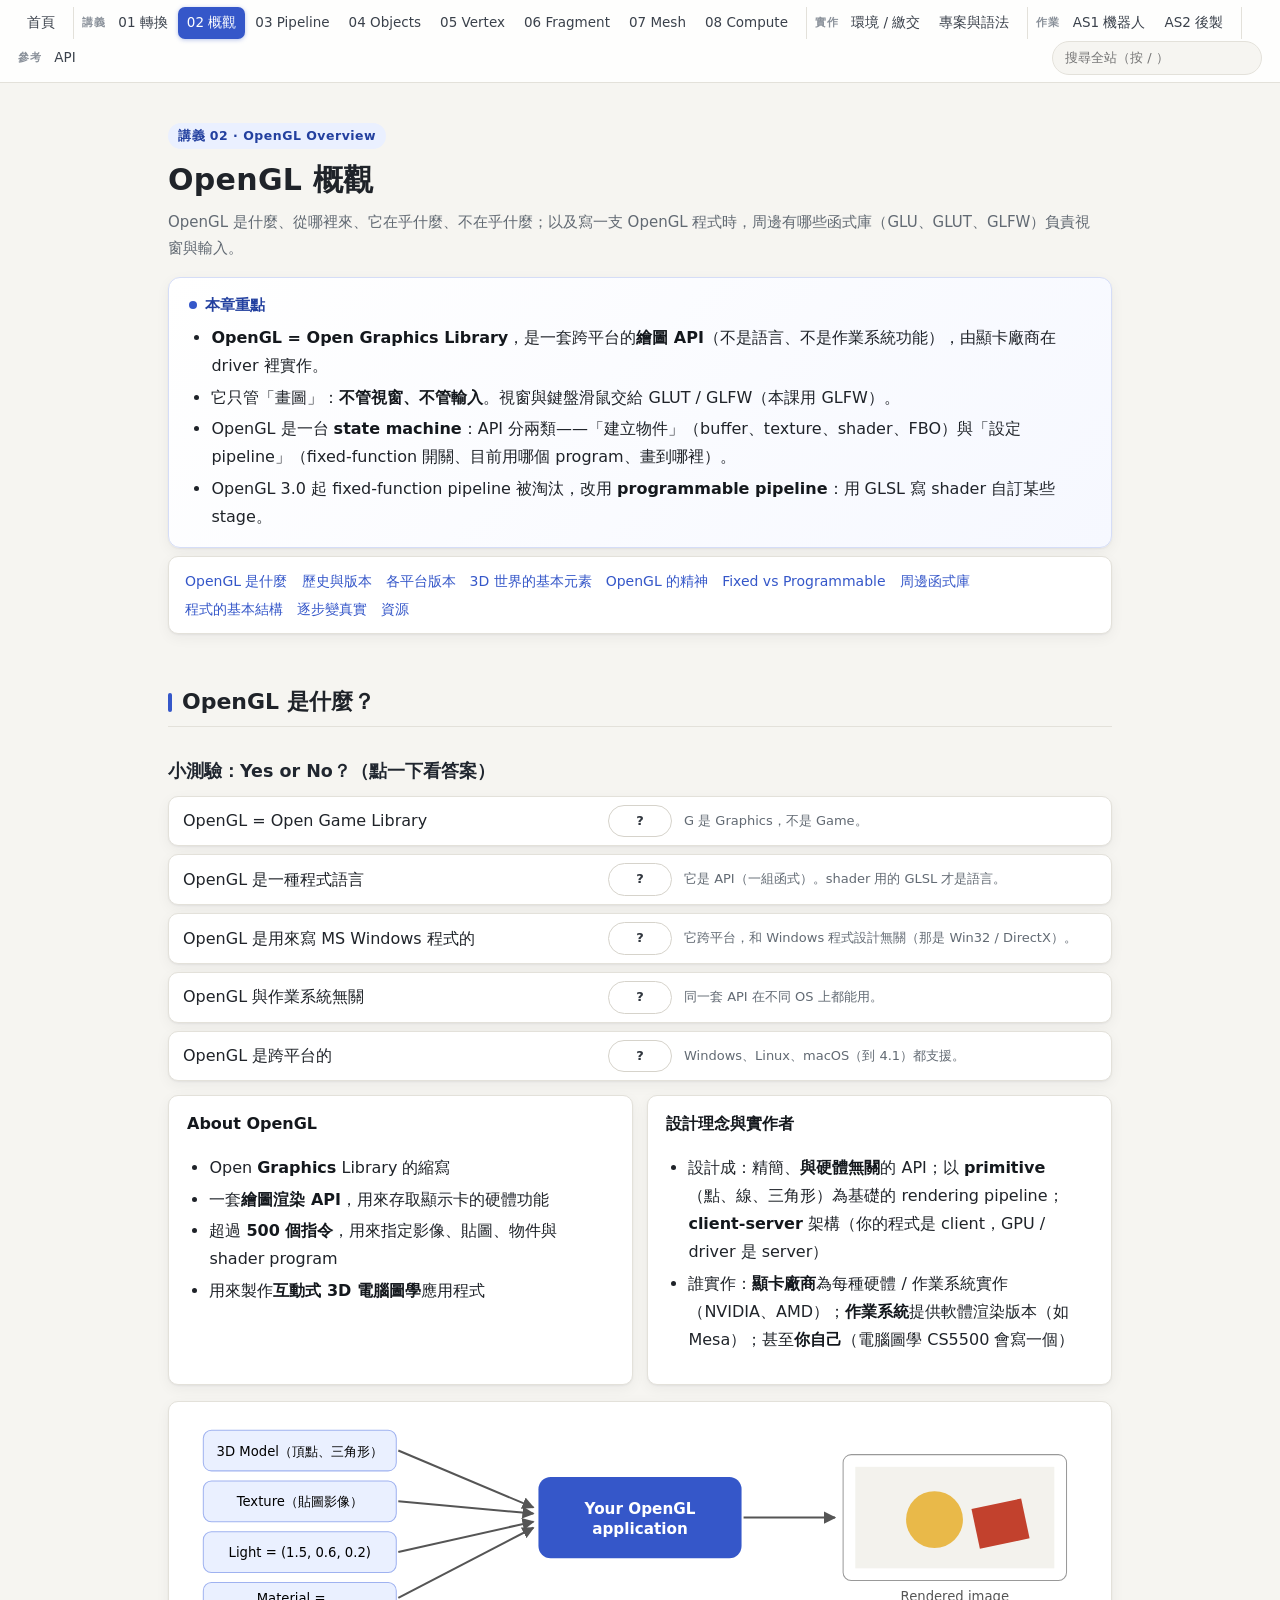
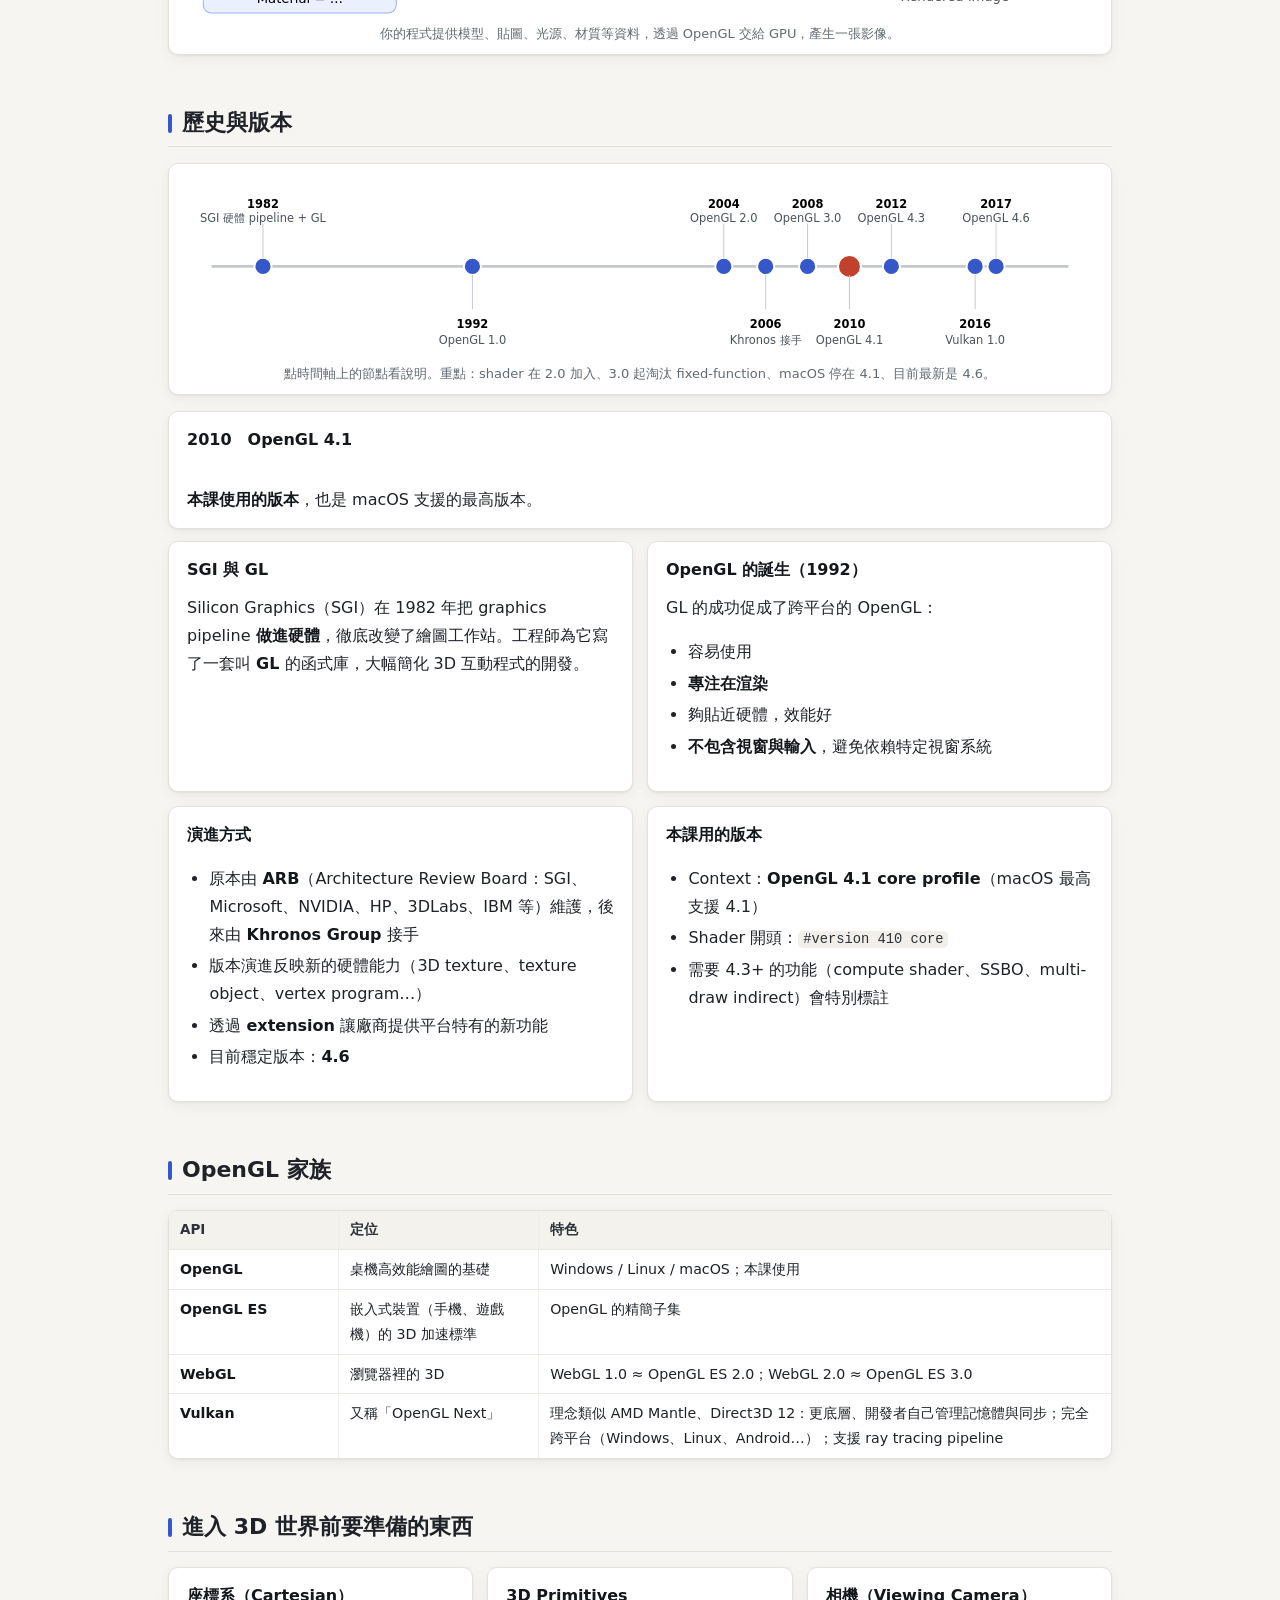
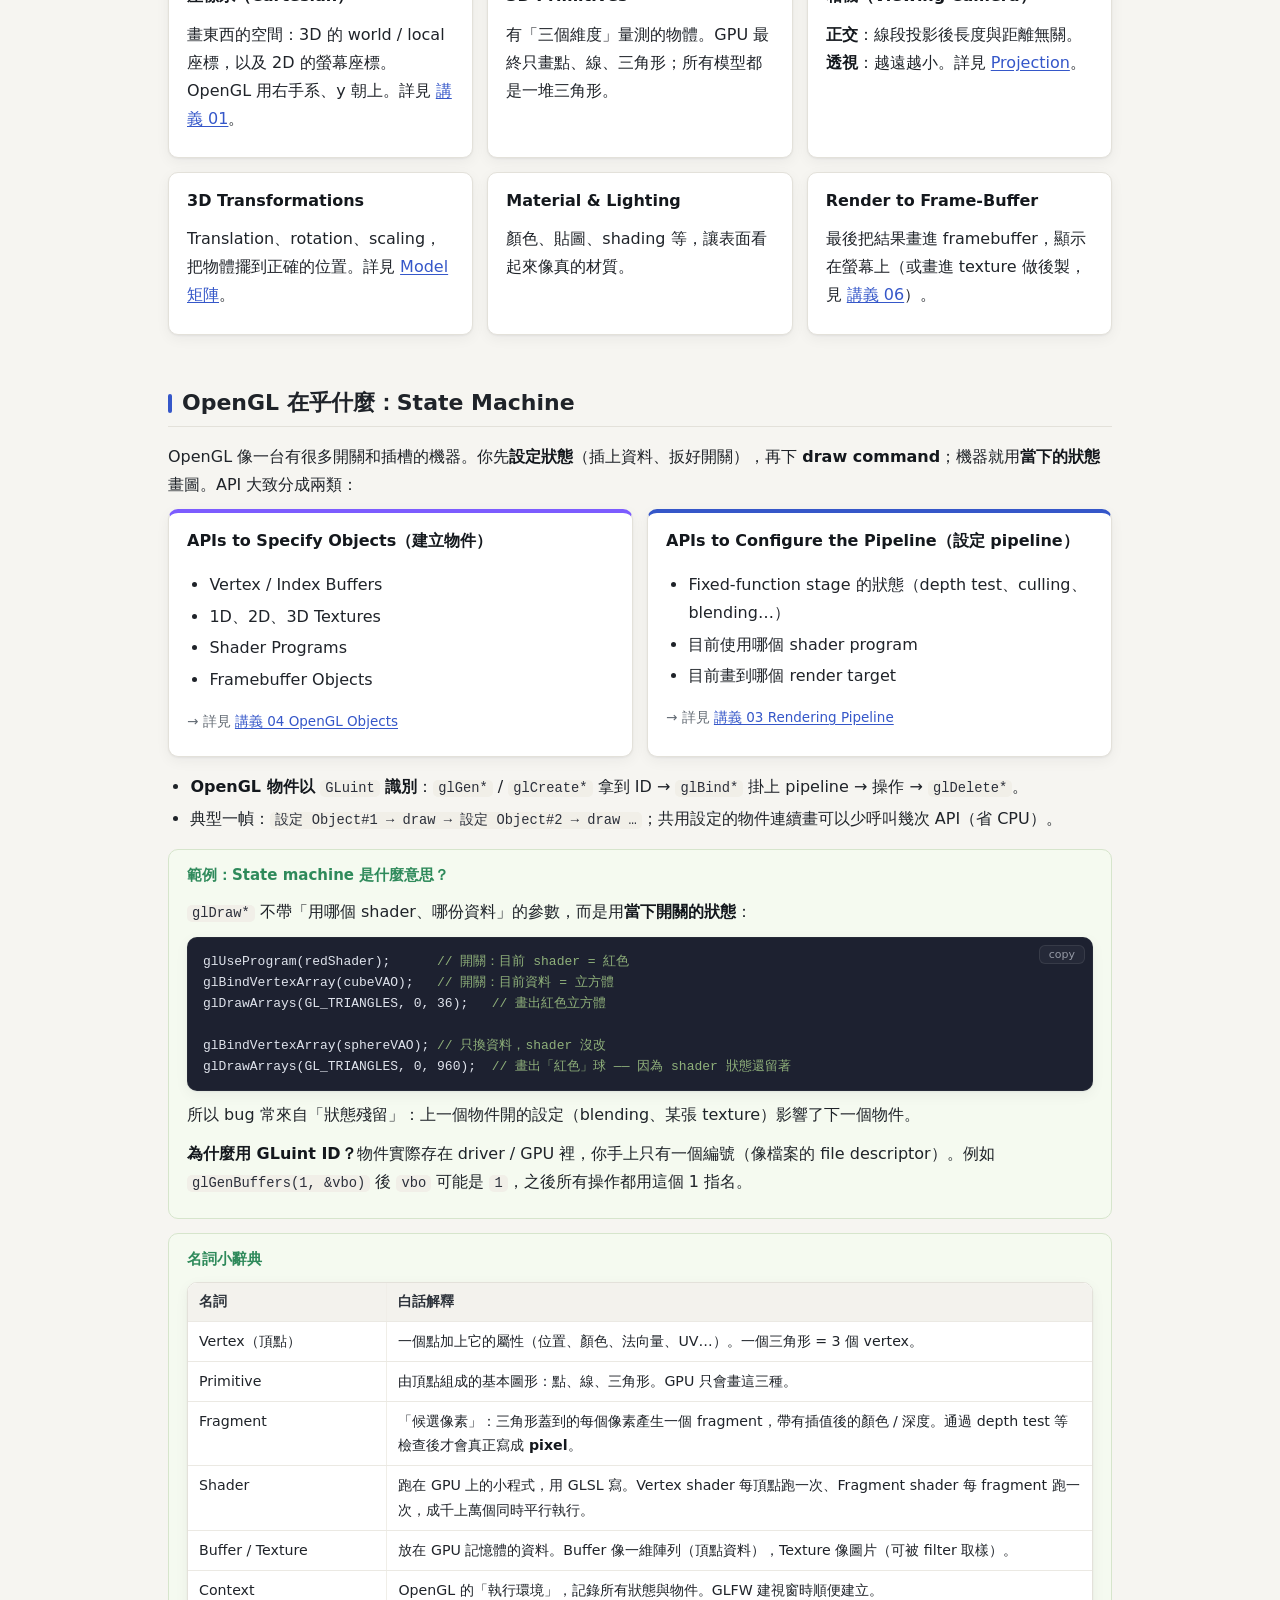
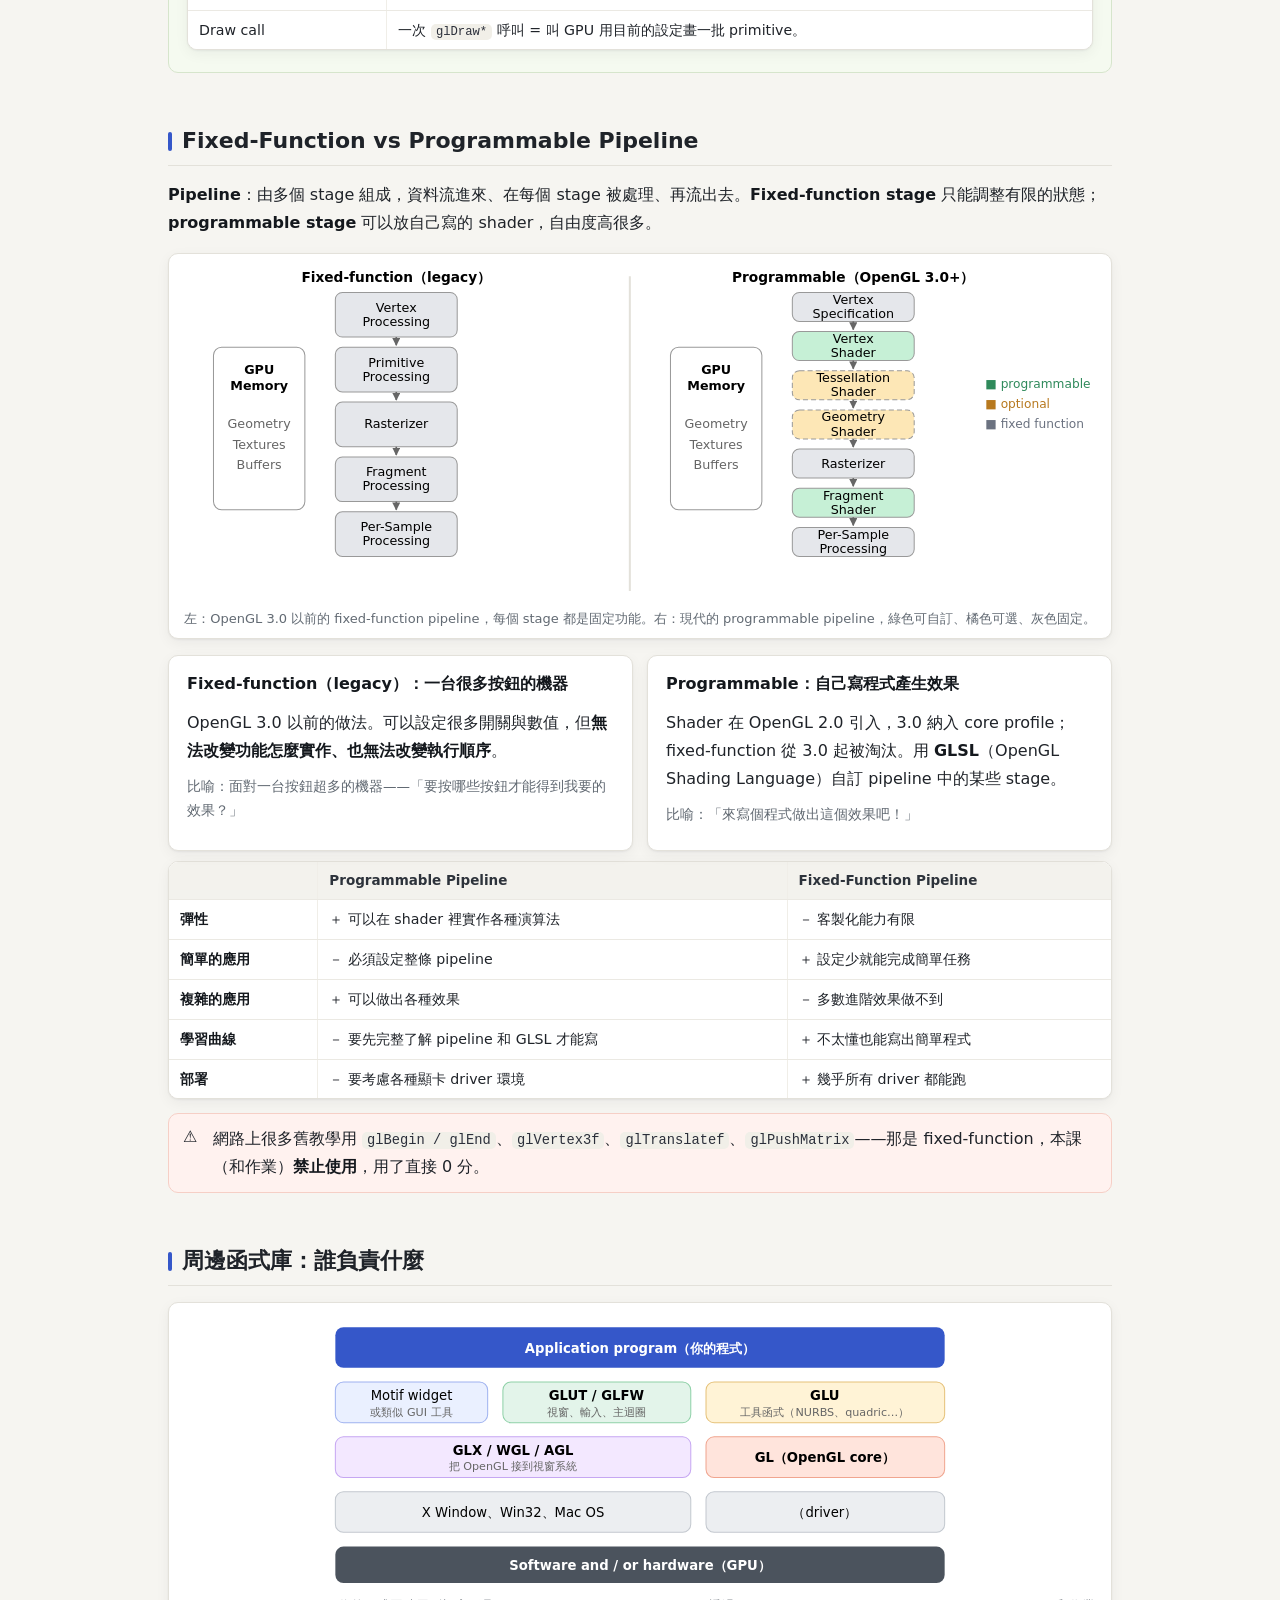
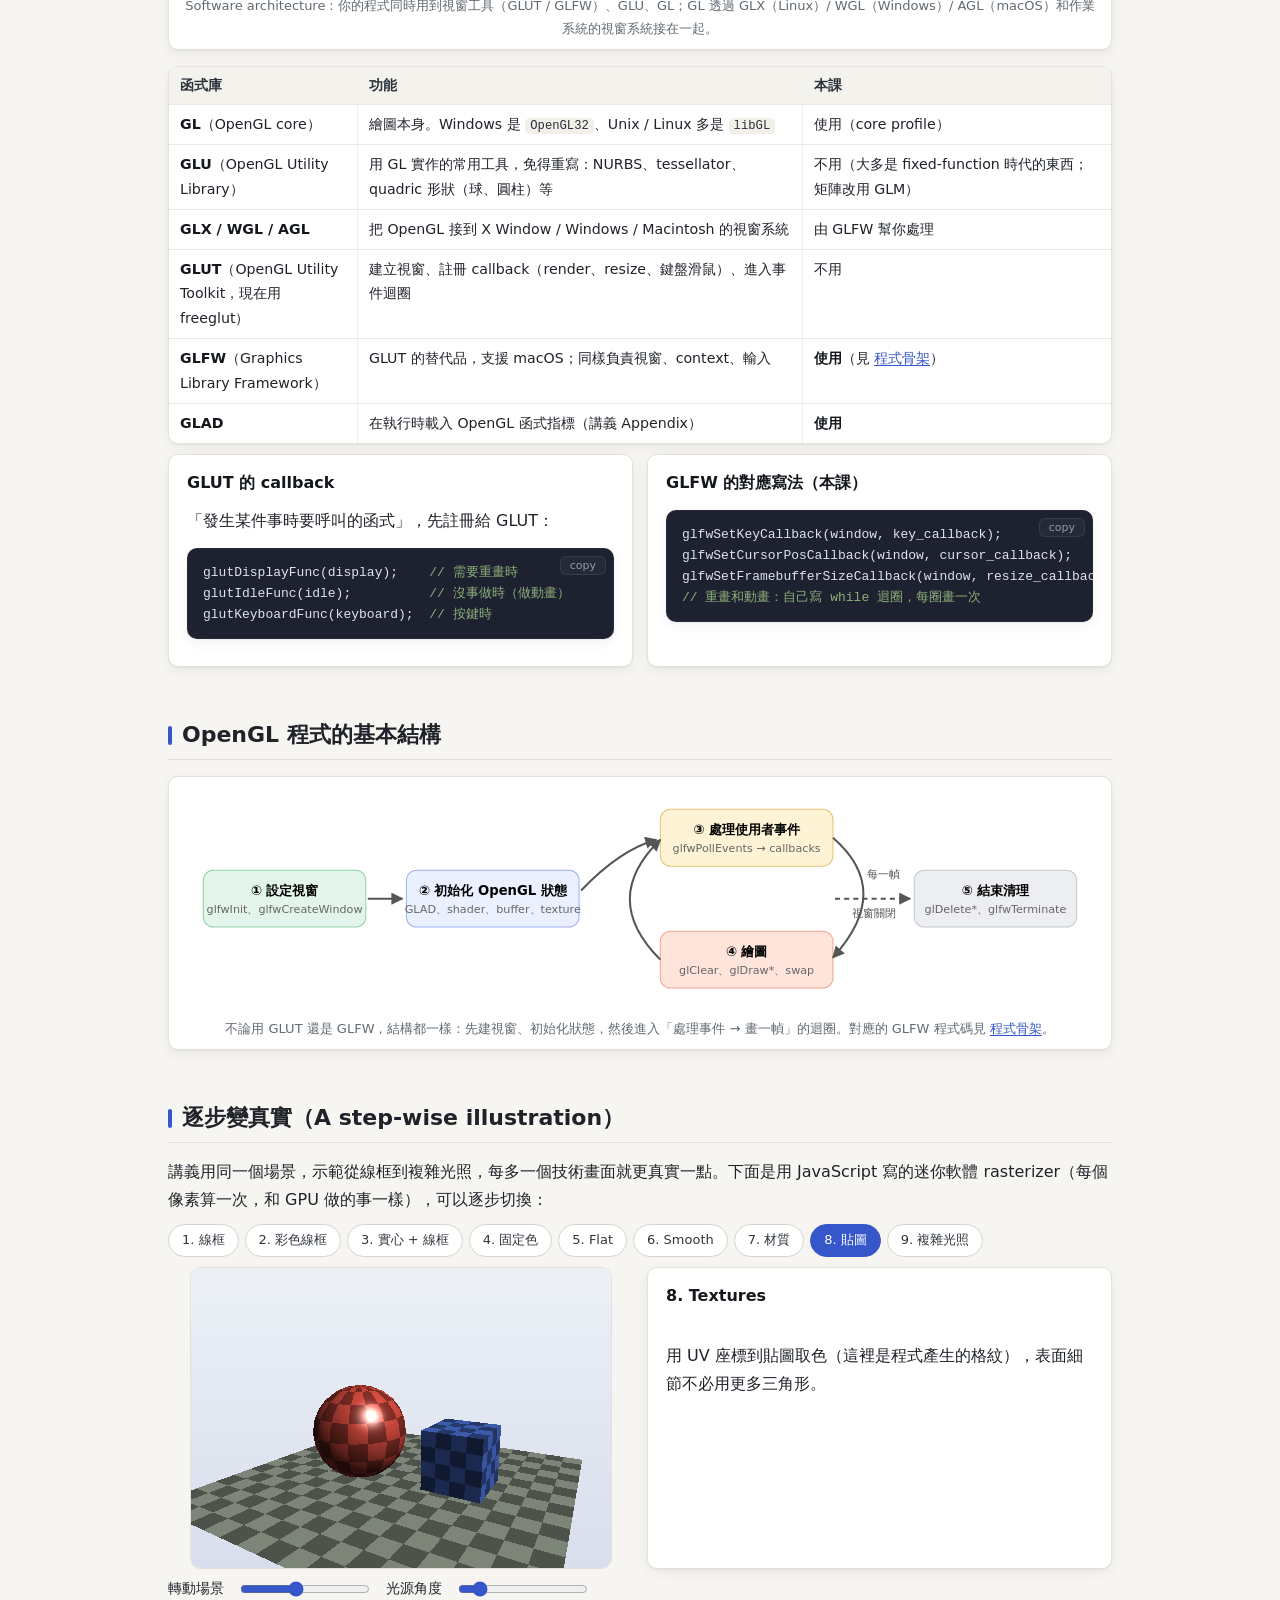
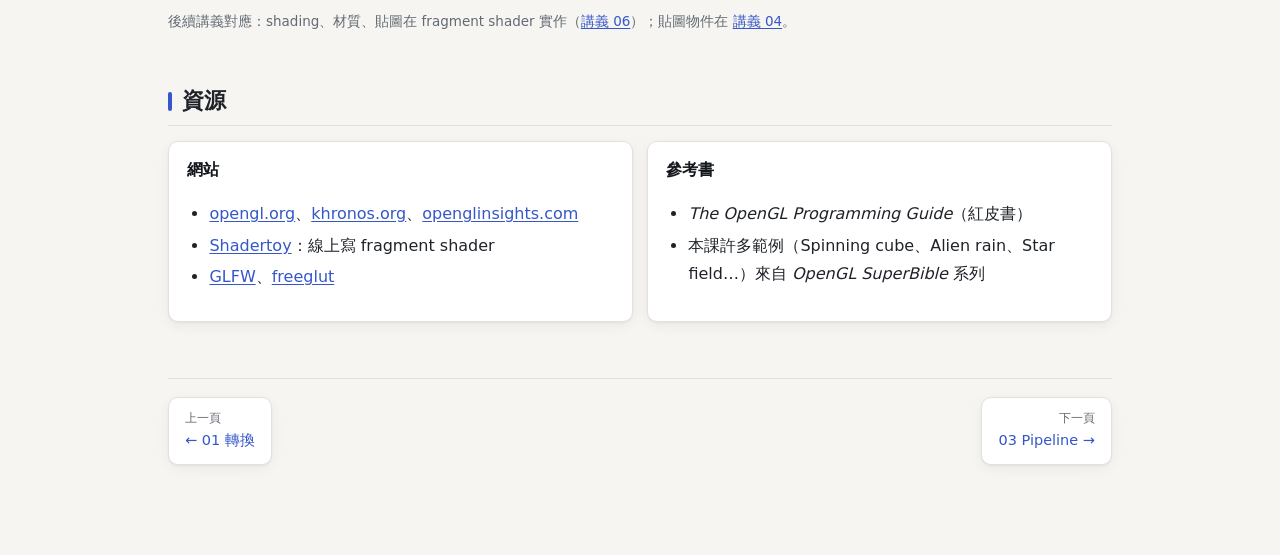
<file: l02-overview.html>
<!doctype html>
<html lang="zh-Hant"><head><meta charset="utf-8"><meta name="viewport" content="width=device-width,initial-scale=1">
<title>講義 02：OpenGL 概觀（OpenGL Overview）</title><link rel="stylesheet" href="style.css">
<style>
.quiz{display:grid;gap:8px}
.quiz .q{display:flex;align-items:center;gap:12px;background:#fff;border:1px solid var(--line);border-radius:10px;padding:8px 14px;box-shadow:var(--shadow)}
.quiz .q span{flex:1}
.quiz .q .ans{flex:0 0 auto;font-weight:700;min-width:64px;text-align:center}
.quiz .ok{color:var(--prog)}.quiz .no{color:var(--warn)}
.quiz .why{display:block;font-size:13px;color:var(--mut);flex-basis:100%}
.quiz .q{flex-wrap:wrap}
#rcv{border:1px solid var(--line);border-radius:10px;background:#fff;display:block;margin:0 auto;max-width:100%}
.stepbar{display:flex;gap:6px;flex-wrap:wrap;margin:10px 0}
.tl text{font-family:var(--font)}
</style></head>
<body><main>
<p class="kicker">講義 02 · OpenGL Overview</p>
<h1>OpenGL 概觀</h1>
<p class="lead">OpenGL 是什麼、從哪裡來、它在乎什麼、不在乎什麼；以及寫一支 OpenGL 程式時，周邊有哪些函式庫（GLU、GLUT、GLFW）負責視窗與輸入。</p>

<div class="key"><b>本章重點</b>
<ul>
<li><b>OpenGL = Open Graphics Library</b>，是一套跨平台的<b>繪圖 API</b>（不是語言、不是作業系統功能），由顯卡廠商在 driver 裡實作。</li>
<li>它只管「畫圖」：<b>不管視窗、不管輸入</b>。視窗與鍵盤滑鼠交給 GLUT / GLFW（本課用 GLFW）。</li>
<li>OpenGL 是一台 <b>state machine</b>：API 分兩類——「建立物件」（buffer、texture、shader、FBO）與「設定 pipeline」（fixed-function 開關、目前用哪個 program、畫到哪裡）。</li>
<li>OpenGL 3.0 起 fixed-function pipeline 被淘汰，改用 <b>programmable pipeline</b>：用 GLSL 寫 shader 自訂某些 stage。</li>
</ul></div>

<div class="toc"><a href="#what">OpenGL 是什麼</a><a href="#history">歷史與版本</a><a href="#platforms">各平台版本</a><a href="#world">3D 世界的基本元素</a><a href="#spirit">OpenGL 的精神</a><a href="#pipeline">Fixed vs Programmable</a><a href="#libs">周邊函式庫</a><a href="#structure">程式的基本結構</a><a href="#steps">逐步變真實</a><a href="#resources">資源</a></div>

<!-- ================================================================ -->
<h2 id="what">OpenGL 是什麼？</h2>
<h3>小測驗：Yes or No？（點一下看答案）</h3>
<div class="quiz" id="quiz"></div>

<div class="grid2" style="margin-top:14px">
<div class="card"><b>About OpenGL</b>
<ul><li>Open <b>Graphics</b> Library 的縮寫</li>
<li>一套<b>繪圖渲染 API</b>，用來存取顯示卡的硬體功能</li>
<li>超過 <b>500 個指令</b>，用來指定影像、貼圖、物件與 shader program</li>
<li>用來製作<b>互動式 3D 電腦圖學</b>應用程式</li></ul></div>
<div class="card"><b>設計理念與實作者</b>
<ul><li>設計成：精簡、<b>與硬體無關</b>的 API；以 <b>primitive</b>（點、線、三角形）為基礎的 rendering pipeline；<b>client-server</b> 架構（你的程式是 client，GPU / driver 是 server）</li>
<li>誰實作：<b>顯卡廠商</b>為每種硬體 / 作業系統實作（NVIDIA、AMD）；<b>作業系統</b>提供軟體渲染版本（如 Mesa）；甚至<b>你自己</b>（電腦圖學 CS5500 會寫一個）</li></ul></div></div>

<figure class="fig">
<svg viewBox="0 0 900 200" width="100%" font-size="13" text-anchor="middle">
<defs><marker id="a" viewBox="0 0 10 10" refX="9" refY="5" markerWidth="6" markerHeight="6" orient="auto"><path d="M0 0L10 5L0 10z" fill="#555"/></marker></defs>
<g><rect x="20" y="16" width="190" height="40" rx="8" fill="#eaf0ff" stroke="#9fb2f0"/><text x="115" y="41">3D Model（頂點、三角形）</text>
<rect x="20" y="66" width="190" height="40" rx="8" fill="#eaf0ff" stroke="#9fb2f0"/><text x="115" y="91">Texture（貼圖影像）</text>
<rect x="20" y="116" width="190" height="40" rx="8" fill="#eaf0ff" stroke="#9fb2f0"/><text x="115" y="141">Light = (1.5, 0.6, 0.2)</text>
<rect x="20" y="166" width="190" height="30" rx="8" fill="#eaf0ff" stroke="#9fb2f0"/><text x="115" y="186">Material = …</text></g>
<g stroke="#555" stroke-width="2" marker-end="url(#a)" fill="none"><path d="M212 36 L345 92"/><path d="M212 86 L345 98"/><path d="M212 136 L345 106"/><path d="M212 181 L345 112"/></g>
<rect x="350" y="62" width="200" height="80" rx="12" fill="#3557c9"/><text x="450" y="98" fill="#fff" font-weight="700" font-size="15">Your OpenGL</text><text x="450" y="118" fill="#fff" font-weight="700" font-size="15">application</text>
<path d="M552 102 h90" stroke="#555" stroke-width="2" marker-end="url(#a)"/>
<rect x="650" y="40" width="220" height="124" rx="8" fill="#fff" stroke="#999"/><rect x="662" y="52" width="196" height="100" fill="#f3f2ed"/>
<circle cx="740" cy="104" r="28" fill="#e9b949"/><rect x="780" y="88" width="50" height="40" fill="#c2412d" transform="rotate(-12 805 108)"/><text x="760" y="184" fill="#555">Rendered image</text>
</svg>
<figcaption>你的程式提供模型、貼圖、光源、材質等資料，透過 OpenGL 交給 GPU，產生一張影像。</figcaption>
</figure>

<!-- ================================================================ -->
<h2 id="history">歷史與版本</h2>
<figure class="fig">
<svg class="tl" viewBox="0 0 960 190" width="100%" font-size="12" text-anchor="middle" id="tlSvg"></svg>
<figcaption>點時間軸上的節點看說明。重點：shader 在 2.0 加入、3.0 起淘汰 fixed-function、macOS 停在 4.1、目前最新是 4.6。</figcaption>
</figure>
<div class="card" id="tlTxt"></div>
<div class="grid2">
<div class="card"><b>SGI 與 GL</b>
<p>Silicon Graphics（SGI）在 1982 年把 graphics pipeline <b>做進硬體</b>，徹底改變了繪圖工作站。工程師為它寫了一套叫 <b>GL</b> 的函式庫，大幅簡化 3D 互動程式的開發。</p></div>
<div class="card"><b>OpenGL 的誕生（1992）</b>
<p>GL 的成功促成了跨平台的 OpenGL：</p>
<ul><li>容易使用</li><li><b>專注在渲染</b></li><li>夠貼近硬體，效能好</li><li><b>不包含視窗與輸入</b>，避免依賴特定視窗系統</li></ul></div>
<div class="card"><b>演進方式</b>
<ul><li>原本由 <b>ARB</b>（Architecture Review Board：SGI、Microsoft、NVIDIA、HP、3DLabs、IBM 等）維護，後來由 <b>Khronos Group</b> 接手</li>
<li>版本演進反映新的硬體能力（3D texture、texture object、vertex program…）</li>
<li>透過 <b>extension</b> 讓廠商提供平台特有的新功能</li>
<li>目前穩定版本：<b>4.6</b></li></ul></div>
<div class="card"><b>本課用的版本</b>
<ul><li>Context：<b>OpenGL 4.1 core profile</b>（macOS 最高支援 4.1）</li>
<li>Shader 開頭：<code>#version 410 core</code></li>
<li>需要 4.3+ 的功能（compute shader、SSBO、multi-draw indirect）會特別標註</li></ul></div></div>

<!-- ================================================================ -->
<h2 id="platforms">OpenGL 家族</h2>
<div class="tw"><table>
<tr><th style="width:18%">API</th><th>定位</th><th>特色</th></tr>
<tr><td><b>OpenGL</b></td><td>桌機高效能繪圖的基礎</td><td>Windows / Linux / macOS；本課使用</td></tr>
<tr><td><b>OpenGL ES</b></td><td>嵌入式裝置（手機、遊戲機）的 3D 加速標準</td><td>OpenGL 的精簡子集</td></tr>
<tr><td><b>WebGL</b></td><td>瀏覽器裡的 3D</td><td>WebGL 1.0 ≈ OpenGL ES 2.0；WebGL 2.0 ≈ OpenGL ES 3.0</td></tr>
<tr><td><b>Vulkan</b></td><td>又稱「OpenGL Next」</td><td>理念類似 AMD Mantle、Direct3D 12：更底層、開發者自己管理記憶體與同步；完全跨平台（Windows、Linux、Android…）；支援 ray tracing pipeline</td></tr>
</table></div>

<!-- ================================================================ -->
<h2 id="world">進入 3D 世界前要準備的東西</h2>
<div class="grid3">
<div class="card"><b>座標系（Cartesian）</b><p>畫東西的空間：3D 的 world / local 座標，以及 2D 的螢幕座標。OpenGL 用右手系、y 朝上。詳見 <a href="l01-transform.html#hand">講義 01</a>。</p></div>
<div class="card"><b>3D Primitives</b><p>有「三個維度」量測的物體。GPU 最終只畫點、線、三角形；所有模型都是一堆三角形。</p></div>
<div class="card"><b>相機（Viewing Camera）</b><p><b>正交</b>：線段投影後長度與距離無關。<b>透視</b>：越遠越小。詳見 <a href="l01-transform.html#proj">Projection</a>。</p></div>
<div class="card"><b>3D Transformations</b><p>Translation、rotation、scaling，把物體擺到正確的位置。詳見 <a href="l01-transform.html#model">Model 矩陣</a>。</p></div>
<div class="card"><b>Material &amp; Lighting</b><p>顏色、貼圖、shading 等，讓表面看起來像真的材質。</p></div>
<div class="card"><b>Render to Frame-Buffer</b><p>最後把結果畫進 framebuffer，顯示在螢幕上（或畫進 texture 做後製，見 <a href="06-fragment-fbo.html#offscreen">講義 06</a>）。</p></div></div>

<!-- ================================================================ -->
<h2 id="spirit">OpenGL 在乎什麼：State Machine</h2>
<p>OpenGL 像一台有很多開關和插槽的機器。你先<b>設定狀態</b>（插上資料、扳好開關），再下 <b>draw command</b>；機器就用<b>當下的狀態</b>畫圖。API 大致分成兩類：</p>
<div class="grid2">
<div class="card" style="border-top:4px solid #7c5cff"><b>APIs to Specify Objects（建立物件）</b>
<ul><li>Vertex / Index Buffers</li><li>1D、2D、3D Textures</li><li>Shader Programs</li><li>Framebuffer Objects</li></ul>
<p class="mut">→ 詳見 <a href="l04-objects.html">講義 04 OpenGL Objects</a></p></div>
<div class="card" style="border-top:4px solid #3557c9"><b>APIs to Configure the Pipeline（設定 pipeline）</b>
<ul><li>Fixed-function stage 的狀態（depth test、culling、blending…）</li><li>目前使用哪個 shader program</li><li>目前畫到哪個 render target</li></ul>
<p class="mut">→ 詳見 <a href="01-pipeline.html">講義 03 Rendering Pipeline</a></p></div></div>
<ul>
<li><b>OpenGL 物件以 <code>GLuint</code> 識別</b>：<code>glGen*</code> / <code>glCreate*</code> 拿到 ID → <code>glBind*</code> 掛上 pipeline → 操作 → <code>glDelete*</code>。</li>
<li>典型一幀：<code>設定 Object#1 → draw → 設定 Object#2 → draw …</code>；共用設定的物件連續畫可以少呼叫幾次 API（省 CPU）。</li>
</ul>
<div class="ex"><b>範例：State machine 是什麼意思？</b>
<p><code>glDraw*</code> 不帶「用哪個 shader、哪份資料」的參數，而是用<b>當下開關的狀態</b>：</p>
<pre><code>glUseProgram(redShader);      <span class="c">// 開關：目前 shader = 紅色</span>
glBindVertexArray(cubeVAO);   <span class="c">// 開關：目前資料 = 立方體</span>
glDrawArrays(GL_TRIANGLES, 0, 36);   <span class="c">// 畫出紅色立方體</span>

glBindVertexArray(sphereVAO); <span class="c">// 只換資料，shader 沒改</span>
glDrawArrays(GL_TRIANGLES, 0, 960);  <span class="c">// 畫出「紅色」球 —— 因為 shader 狀態還留著</span></code></pre>
<p>所以 bug 常來自「狀態殘留」：上一個物件開的設定（blending、某張 texture）影響了下一個物件。</p>
<p><b>為什麼用 GLuint ID？</b>物件實際存在 driver / GPU 裡，你手上只有一個編號（像檔案的 file descriptor）。例如 <code>glGenBuffers(1, &amp;vbo)</code> 後 <code>vbo</code> 可能是 <code>1</code>，之後所有操作都用這個 1 指名。</p></div>
<div class="ex"><b>名詞小辭典</b>
<table>
<tr><th style="width:22%">名詞</th><th>白話解釋</th></tr>
<tr><td>Vertex（頂點）</td><td>一個點加上它的屬性（位置、顏色、法向量、UV…）。一個三角形 = 3 個 vertex。</td></tr>
<tr><td>Primitive</td><td>由頂點組成的基本圖形：點、線、三角形。GPU 只會畫這三種。</td></tr>
<tr><td>Fragment</td><td>「候選像素」：三角形蓋到的每個像素產生一個 fragment，帶有插值後的顏色 / 深度。通過 depth test 等檢查後才會真正寫成 <b>pixel</b>。</td></tr>
<tr><td>Shader</td><td>跑在 GPU 上的小程式，用 GLSL 寫。Vertex shader 每頂點跑一次、Fragment shader 每 fragment 跑一次，成千上萬個同時平行執行。</td></tr>
<tr><td>Buffer / Texture</td><td>放在 GPU 記憶體的資料。Buffer 像一維陣列（頂點資料），Texture 像圖片（可被 filter 取樣）。</td></tr>
<tr><td>Context</td><td>OpenGL 的「執行環境」，記錄所有狀態與物件。GLFW 建視窗時順便建立。</td></tr>
<tr><td>Draw call</td><td>一次 <code>glDraw*</code> 呼叫 = 叫 GPU 用目前的設定畫一批 primitive。</td></tr>
</table></div>

<!-- ================================================================ -->
<h2 id="pipeline">Fixed-Function vs Programmable Pipeline</h2>
<p><b>Pipeline</b>：由多個 stage 組成，資料流進來、在每個 stage 被處理、再流出去。<b>Fixed-function stage</b> 只能調整有限的狀態；<b>programmable stage</b> 可以放自己寫的 shader，自由度高很多。</p>
<figure class="fig">
<svg id="fpSvg" viewBox="0 0 900 330" width="100%" font-size="12.5" text-anchor="middle"></svg>
<figcaption>左：OpenGL 3.0 以前的 fixed-function pipeline，每個 stage 都是固定功能。右：現代的 programmable pipeline，綠色可自訂、橘色可選、灰色固定。</figcaption>
</figure>
<div class="grid2">
<div class="card"><b>Fixed-function（legacy）：一台很多按鈕的機器</b>
<p>OpenGL 3.0 以前的做法。可以設定很多開關與數值，但<b>無法改變功能怎麼實作、也無法改變執行順序</b>。</p>
<p class="mut">比喻：面對一台按鈕超多的機器——「要按哪些按鈕才能得到我要的效果？」</p></div>
<div class="card"><b>Programmable：自己寫程式產生效果</b>
<p>Shader 在 OpenGL 2.0 引入，3.0 納入 core profile；fixed-function 從 3.0 起被淘汰。用 <b>GLSL</b>（OpenGL Shading Language）自訂 pipeline 中的某些 stage。</p>
<p class="mut">比喻：「來寫個程式做出這個效果吧！」</p></div></div>
<div class="tw"><table>
<tr><th></th><th>Programmable Pipeline</th><th>Fixed-Function Pipeline</th></tr>
<tr><td><b>彈性</b></td><td class="ok">＋ 可以在 shader 裡實作各種演算法</td><td>－ 客製化能力有限</td></tr>
<tr><td><b>簡單的應用</b></td><td>－ 必須設定整條 pipeline</td><td>＋ 設定少就能完成簡單任務</td></tr>
<tr><td><b>複雜的應用</b></td><td>＋ 可以做出各種效果</td><td>－ 多數進階效果做不到</td></tr>
<tr><td><b>學習曲線</b></td><td>－ 要先完整了解 pipeline 和 GLSL 才能寫</td><td>＋ 不太懂也能寫出簡單程式</td></tr>
<tr><td><b>部署</b></td><td>－ 要考慮各種顯卡 driver 環境</td><td>＋ 幾乎所有 driver 都能跑</td></tr>
</table></div>
<div class="warn">網路上很多舊教學用 <code>glBegin / glEnd</code>、<code>glVertex3f</code>、<code>glTranslatef</code>、<code>glPushMatrix</code>——那是 fixed-function，本課（和作業）<b>禁止使用</b>，用了直接 0 分。</div>

<!-- ================================================================ -->
<h2 id="libs">周邊函式庫：誰負責什麼</h2>
<figure class="fig">
<svg viewBox="0 0 900 270" width="100%" font-size="13" text-anchor="middle">
<rect x="150" y="12" width="600" height="40" rx="8" fill="#3557c9"/><text x="450" y="37" fill="#fff" font-weight="700">Application program（你的程式）</text>
<rect x="150" y="66" width="150" height="40" rx="8" fill="#eaf0ff" stroke="#9fb2f0"/><text x="225" y="84">Motif widget</text><text x="225" y="99" font-size="11" fill="#666">或類似 GUI 工具</text>
<rect x="315" y="66" width="185" height="40" rx="8" fill="#e3f4ea" stroke="#8fd1a8"/><text x="407" y="84" font-weight="700">GLUT / GLFW</text><text x="407" y="99" font-size="11" fill="#666">視窗、輸入、主迴圈</text>
<rect x="515" y="66" width="235" height="40" rx="8" fill="#fff3d6" stroke="#e6c27a"/><text x="632" y="84" font-weight="700">GLU</text><text x="632" y="99" font-size="11" fill="#666">工具函式（NURBS、quadric…）</text>
<rect x="150" y="120" width="350" height="40" rx="8" fill="#f3e8ff" stroke="#c6a7f2"/><text x="325" y="138" font-weight="700">GLX / WGL / AGL</text><text x="325" y="153" font-size="11" fill="#666">把 OpenGL 接到視窗系統</text>
<rect x="515" y="120" width="235" height="40" rx="8" fill="#ffe4dc" stroke="#f0a58f"/><text x="632" y="145" font-weight="700">GL（OpenGL core）</text>
<rect x="150" y="174" width="350" height="40" rx="8" fill="#eceef1" stroke="#c3c8cf"/><text x="325" y="199">X Window、Win32、Mac OS</text>
<rect x="515" y="174" width="235" height="40" rx="8" fill="#eceef1" stroke="#c3c8cf"/><text x="632" y="199">（driver）</text>
<rect x="150" y="228" width="600" height="36" rx="8" fill="#4b535d"/><text x="450" y="251" fill="#fff" font-weight="700">Software and / or hardware（GPU）</text>
</svg>
<figcaption>Software architecture：你的程式同時用到視窗工具（GLUT / GLFW）、GLU、GL；GL 透過 GLX（Linux）/ WGL（Windows）/ AGL（macOS）和作業系統的視窗系統接在一起。</figcaption>
</figure>
<div class="tw"><table>
<tr><th style="width:20%">函式庫</th><th>功能</th><th>本課</th></tr>
<tr><td><b>GL</b>（OpenGL core）</td><td>繪圖本身。Windows 是 <code>OpenGL32</code>、Unix / Linux 多是 <code>libGL</code></td><td>使用（core profile）</td></tr>
<tr><td><b>GLU</b>（OpenGL Utility Library）</td><td>用 GL 實作的常用工具，免得重寫：NURBS、tessellator、quadric 形狀（球、圓柱）等</td><td>不用（大多是 fixed-function 時代的東西；矩陣改用 GLM）</td></tr>
<tr><td><b>GLX / WGL / AGL</b></td><td>把 OpenGL 接到 X Window / Windows / Macintosh 的視窗系統</td><td>由 GLFW 幫你處理</td></tr>
<tr><td><b>GLUT</b>（OpenGL Utility Toolkit，現在用 freeglut）</td><td>建立視窗、註冊 callback（render、resize、鍵盤滑鼠）、進入事件迴圈</td><td>不用</td></tr>
<tr><td><b>GLFW</b>（Graphics Library Framework）</td><td>GLUT 的替代品，支援 macOS；同樣負責視窗、context、輸入</td><td><b>使用</b>（見 <a href="02-project-syntax.html#skel">程式骨架</a>）</td></tr>
<tr><td><b>GLAD</b></td><td>在執行時載入 OpenGL 函式指標（講義 Appendix）</td><td><b>使用</b></td></tr>
</table></div>
<div class="grid2">
<div class="card"><b>GLUT 的 callback</b>
<p>「發生某件事時要呼叫的函式」，先註冊給 GLUT：</p>
<pre><code>glutDisplayFunc(display);    <span class="c">// 需要重畫時</span>
glutIdleFunc(idle);          <span class="c">// 沒事做時（做動畫）</span>
glutKeyboardFunc(keyboard);  <span class="c">// 按鍵時</span></code></pre></div>
<div class="card"><b>GLFW 的對應寫法（本課）</b>
<pre><code>glfwSetKeyCallback(window, key_callback);
glfwSetCursorPosCallback(window, cursor_callback);
glfwSetFramebufferSizeCallback(window, resize_callback);
<span class="c">// 重畫和動畫：自己寫 while 迴圈，每圈畫一次</span></code></pre></div></div>

<!-- ================================================================ -->
<h2 id="structure">OpenGL 程式的基本結構</h2>
<figure class="fig">
<svg viewBox="0 0 900 220" width="100%" font-size="13" text-anchor="middle">
<defs><marker id="b" viewBox="0 0 10 10" refX="9" refY="5" markerWidth="6" markerHeight="6" orient="auto"><path d="M0 0L10 5L0 10z" fill="#555"/></marker></defs>
<rect x="20" y="80" width="160" height="56" rx="10" fill="#e3f4ea" stroke="#8fd1a8"/><text x="100" y="104" font-weight="700">① 設定視窗</text><text x="100" y="122" font-size="11" fill="#666">glfwInit、glfwCreateWindow</text>
<rect x="220" y="80" width="170" height="56" rx="10" fill="#eaf0ff" stroke="#9fb2f0"/><text x="305" y="104" font-weight="700">② 初始化 OpenGL 狀態</text><text x="305" y="122" font-size="11" fill="#666">GLAD、shader、buffer、texture</text>
<rect x="470" y="20" width="170" height="56" rx="10" fill="#fff3d6" stroke="#e6c27a"/><text x="555" y="44" font-weight="700">③ 處理使用者事件</text><text x="555" y="62" font-size="11" fill="#666">glfwPollEvents → callbacks</text>
<rect x="470" y="140" width="170" height="56" rx="10" fill="#ffe4dc" stroke="#f0a58f"/><text x="555" y="164" font-weight="700">④ 繪圖</text><text x="555" y="182" font-size="11" fill="#666">glClear、glDraw*、swap</text>
<rect x="720" y="80" width="160" height="56" rx="10" fill="#eceef1" stroke="#c3c8cf"/><text x="800" y="104" font-weight="700">⑤ 結束清理</text><text x="800" y="122" font-size="11" fill="#666">glDelete*、glfwTerminate</text>
<g stroke="#555" stroke-width="2" fill="none" marker-end="url(#b)"><path d="M182 108 h34"/><path d="M392 100 Q430 60 466 50"/>
<path d="M640 48 Q700 100 640 166"/><path d="M470 168 Q410 108 470 50"/><path d="M642 108 h74" stroke-dasharray="5 4"/></g>
<text x="690" y="88" font-size="11" fill="#555">每一幀</text><text x="680" y="126" font-size="11" fill="#555">視窗關閉</text>
</svg>
<figcaption>不論用 GLUT 還是 GLFW，結構都一樣：先建視窗、初始化狀態，然後進入「處理事件 → 畫一幀」的迴圈。對應的 GLFW 程式碼見 <a href="02-project-syntax.html#skel">程式骨架</a>。</figcaption>
</figure>

<!-- ================================================================ -->
<h2 id="steps">逐步變真實（A step-wise illustration）</h2>
<p>講義用同一個場景，示範從線框到複雜光照，每多一個技術畫面就更真實一點。下面是用 JavaScript 寫的迷你軟體 rasterizer（每個像素算一次，和 GPU 做的事一樣），可以逐步切換：</p>
<div class="stepbar" id="stepBtns"></div>
<div class="grid2">
<canvas id="rcv" width="420" height="300"></canvas>
<div class="card" id="stepTxt"></div></div>
<div class="ctrl">轉動場景 <input type="range" id="rrot" min="-180" max="180" value="-30"> 光源角度 <input type="range" id="rlit" min="0" max="360" value="45"></div>
<p class="mut">後續講義對應：shading、材質、貼圖在 fragment shader 實作（<a href="06-fragment-fbo.html">講義 06</a>）；貼圖物件在 <a href="l04-objects.html#tex">講義 04</a>。</p>

<!-- ================================================================ -->
<h2 id="resources">資源</h2>
<div class="grid2">
<div class="card"><b>網站</b>
<ul><li><a href="https://www.opengl.org">opengl.org</a>、<a href="https://www.khronos.org/">khronos.org</a>、<a href="http://openglinsights.com/">openglinsights.com</a></li>
<li><a href="https://www.shadertoy.com">Shadertoy</a>：線上寫 fragment shader</li>
<li><a href="https://www.glfw.org/">GLFW</a>、<a href="http://freeglut.sourceforge.net/">freeglut</a></li></ul></div>
<div class="card"><b>參考書</b>
<ul><li><i>The OpenGL Programming Guide</i>（紅皮書）</li>
<li>本課許多範例（Spinning cube、Alien rain、Star field…）來自 <i>OpenGL SuperBible</i> 系列</li></ul></div></div>
</main>
<script src="common.js"></script>
<script>
const $ = id => document.getElementById(id);

// ---------- 小測驗 ----------
const QZ = [['OpenGL = Open Game Library', 0, 'G 是 Graphics，不是 Game。'], ['OpenGL 是一種程式語言', 0, '它是 API（一組函式）。shader 用的 GLSL 才是語言。'],
  ['OpenGL 是用來寫 MS Windows 程式的', 0, '它跨平台，和 Windows 程式設計無關（那是 Win32 / DirectX）。'], ['OpenGL 與作業系統無關', 1, '同一套 API 在不同 OS 上都能用。'], ['OpenGL 是跨平台的', 1, 'Windows、Linux、macOS（到 4.1）都支援。']];
$('quiz').innerHTML = QZ.map(([q, a, w], i) => `<div class="q" data-i="${i}"><span>${q}</span><button class="b ans">?</button><span class="why" hidden>${w}</span></div>`).join('');
$('quiz').querySelectorAll('.q').forEach(el => el.querySelector('button').onclick = () => {
  const [, a] = QZ[el.dataset.i], b = el.querySelector('button');
  b.textContent = a ? '✓ Yes' : '✗ No'; b.className = 'b ans ' + (a ? 'ok' : 'no'); el.querySelector('.why').hidden = false;
});

// ---------- 時間軸 ----------
const TL = [[1982, 'SGI 硬體 pipeline + GL', 'Silicon Graphics 把 graphics pipeline 實作在硬體上，並提供 GL 函式庫讓程式存取。'],
  [1992, 'OpenGL 1.0', '以 GL 為基礎的跨平台版本誕生，由 ARB 維護。只有 fixed-function pipeline。'],
  [2004, 'OpenGL 2.0', '<b>加入 shader 與 GLSL</b>（programmable pipeline 登場，但和 fixed-function 並存）。'],
  [2006, 'Khronos 接手', 'ARB 併入 Khronos Group，之後 OpenGL、OpenGL ES、WebGL、Vulkan 都由 Khronos 制定。'],
  [2008, 'OpenGL 3.0', '<b>淘汰 fixed-function</b>（deprecation model）；3.2 起分成 core profile 與 compatibility profile。'],
  [2010, 'OpenGL 4.1', '<b>本課使用的版本</b>，也是 macOS 支援的最高版本。'],
  [2012, 'OpenGL 4.3', 'Compute shader、SSBO、multi-draw indirect（講義 07 的 GPU-driven rendering 需要）。'],
  [2016, 'Vulkan 1.0', '新一代低階 API（「OpenGL Next」）。'],
  [2017, 'OpenGL 4.6', '目前最新的穩定版本。']];
(() => {
  const X = y => 40 + (y - 1980) / 40 * 880;
  let s = '<line x1="30" y1="95" x2="930" y2="95" stroke="#c3c8cf" stroke-width="3"/>';
  TL.forEach(([y, t], i) => {
    const up = i % 2 === 0, x = X(y);
    s += `<g data-i="${i}" style="cursor:pointer"><circle cx="${x}" cy="95" r="9" fill="${y === 2010 ? '#c2412d' : '#3557c9'}" stroke="#fff" stroke-width="2"/>` +
      `<line x1="${x}" y1="${up ? 86 : 104}" x2="${x}" y2="${up ? 50 : 140}" stroke="#c3c8cf"/>` +
      `<text x="${x}" y="${up ? 34 : 160}" font-weight="700">${y}</text><text x="${x}" y="${up ? 48 : 176}" fill="#4b535d">${t}</text></g>`;
  });
  $('tlSvg').innerHTML = s;
  const pick = i => { $('tlTxt').innerHTML = `<b>${TL[i][0]}　${TL[i][1]}</b><br>${TL[i][2]}`; $('tlSvg').querySelectorAll('g').forEach((g, j) => g.querySelector('circle').setAttribute('r', j === i ? 12 : 9)); };
  $('tlSvg').querySelectorAll('g').forEach(g => g.onclick = () => pick(+g.dataset.i)); pick(5);
})();

// ---------- fixed vs programmable 圖 ----------
(() => {
  const col = { prog: '#c6f0d6', opt: '#fde7b6', fix: '#e5e7eb', io: '#dbeafe' };
  const L = [['Vertex\nProcessing', 'fix'], ['Primitive\nProcessing', 'fix'], ['Rasterizer', 'fix'], ['Fragment\nProcessing', 'fix'], ['Per-Sample\nProcessing', 'fix']];
  const R = [['Vertex\nSpecification', 'fix'], ['Vertex\nShader', 'prog'], ['Tessellation\nShader', 'opt'], ['Geometry\nShader', 'opt'], ['Rasterizer', 'fix'], ['Fragment\nShader', 'prog'], ['Per-Sample\nProcessing', 'fix']];
  let s = '<defs><marker id="c" viewBox="0 0 10 10" refX="9" refY="5" markerWidth="5" markerHeight="5" orient="auto"><path d="M0 0L10 5L0 10z" fill="#666"/></marker></defs>';
  const col_ = (list, x0, title) => {
    s += `<text x="${x0 + 60}" y="16" font-weight="700" font-size="13.5">${title}</text>`;
    const h = 270 / list.length;
    list.forEach(([n, t], i) => {
      const y = 26 + i * h, lines = n.split('\n');
      s += `<rect x="${x0}" y="${y}" width="120" height="${h - 10}" rx="7" fill="${col[t]}" stroke="#999" ${t === 'opt' ? 'stroke-dasharray="5 3"' : ''}/>`;
      lines.forEach((l, k) => s += `<text x="${x0 + 60}" y="${y + (h - 10) / 2 + 4 + (k - (lines.length - 1) / 2) * 14}">${l}</text>`);
      if (i < list.length - 1) s += `<path d="M${x0 + 60} ${y + h - 10} v8" stroke="#666" stroke-width="1.6" marker-end="url(#c)"/>`;
    });
  };
  const mem = (x) => { s += `<rect x="${x}" y="80" width="90" height="160" rx="8" fill="#fff" stroke="#999"/><text x="${x + 45}" y="106" font-weight="700">GPU</text><text x="${x + 45}" y="122" font-weight="700">Memory</text><text x="${x + 45}" y="160" fill="#666">Geometry</text><text x="${x + 45}" y="180" fill="#666">Textures</text><text x="${x + 45}" y="200" fill="#666">Buffers</text>`; };
  mem(30); col_(L, 150, 'Fixed-function（legacy）');
  s += '<line x1="440" y1="10" x2="440" y2="320" stroke="#e3e1da" stroke-width="2"/>';
  mem(480); col_(R, 600, 'Programmable（OpenGL 3.0+）');
  s += '<text x="790" y="120" text-anchor="start" fill="#2f8a5b" font-size="12">■ programmable</text><text x="790" y="140" text-anchor="start" fill="#b7791f" font-size="12">■ optional</text><text x="790" y="160" text-anchor="start" fill="#6b7280" font-size="12">■ fixed function</text>';
  $('fpSvg').innerHTML = s;
})();

// ---------- 迷你 rasterizer：逐步變真實 ----------
const STEPS = [
  ['線框', 'Primitive Wireframe', '只畫三角形的邊。這就是 GPU 拿到的原始幾何：一堆三角形。<code>glPolygonMode(GL_FRONT_AND_BACK, GL_LINE)</code> 可以在 OpenGL 裡切成這個模式。'],
  ['彩色線框', 'Colored Wireframe', '每個物件的邊用不同顏色，開始能分辨物體。'],
  ['實心 + 線框', 'Solid Rendering with Wireframe', '三角形填滿，並用 <b>depth test（z-buffer）</b>決定前後遮擋；線框疊在上面方便看結構。'],
  ['固定色', 'Constant Shading', '每個物件一個顏色，沒有光照 → 看不出立體感（作業 1 最後的版本就是這樣加貼圖）。'],
  ['Flat', 'Flat Shading', '每個<b>面</b>用自己的法向量算一次光照（dot(N, L)）→ 有立體感，但看得到一面一面的稜角。'],
  ['Smooth', 'Smooth Shading', '每個<b>頂點</b>有法向量，光照在三角形內<b>內插</b>（Gouraud）→ 曲面變平滑。對應 VS out → rasterizer 插值 → FS in。'],
  ['材質', 'Materials', '加上 <b>specular</b> 高光（Phong）：不同材質反光程度不同，球看起來像塑膠。'],
  ['貼圖', 'Textures', '用 UV 座標到貼圖取色（這裡是程式產生的格紋），表面細節不必用更多三角形。'],
  ['複雜光照', 'Complex Lighting Effects', '加上<b>陰影</b>（判斷光線是否被擋）和環境光，畫面更真實。真正的 OpenGL 會用 shadow mapping（離屏渲染深度，見講義 06）。']];
let stepK = 7;
$('stepBtns').innerHTML = STEPS.map((s, i) => `<button class="b" data-k="${i}">${i + 1}. ${s[0]}</button>`).join('');
$('stepBtns').querySelectorAll('button').forEach(b => b.onclick = () => { stepK = +b.dataset.k; render(); });

// 場景：球 + 立方體 + 地板
function sphere(cx, cy, cz, r, nu, nv, col) {
  const V = [], T = [];
  for (let j = 0; j <= nv; j++) for (let i = 0; i <= nu; i++) {
    const u = i / nu, v = j / nv, th = u * 2 * Math.PI, ph = v * Math.PI;
    const n = [Math.sin(ph) * Math.cos(th), Math.cos(ph), Math.sin(ph) * Math.sin(th)];
    V.push({ p: [cx + r * n[0], cy + r * n[1], cz + r * n[2]], n, uv: [u * 4, v * 2] });
  }
  for (let j = 0; j < nv; j++) for (let i = 0; i < nu; i++) { const a = j * (nu + 1) + i, b = a + 1, c = a + nu + 1, d = c + 1; T.push([a, c, b], [b, c, d]); }
  return { V, T, col, spec: 1 };
}
function box(cx, cy, cz, s, col) {
  const V = [], T = [], F = [[[1, 0, 0], [0, 1, 0], [0, 0, 1]], [[-1, 0, 0], [0, 1, 0], [0, 0, -1]], [[0, 1, 0], [0, 0, 1], [1, 0, 0]], [[0, -1, 0], [0, 0, -1], [1, 0, 0]], [[0, 0, 1], [1, 0, 0], [0, 1, 0]], [[0, 0, -1], [-1, 0, 0], [0, 1, 0]]];
  F.forEach(([n, a, b]) => {
    const k = V.length;
    [[-1, -1], [1, -1], [1, 1], [-1, 1]].forEach(([x, y]) => V.push({ p: [cx + s * (n[0] + a[0] * x + b[0] * y), cy + s * (n[1] + a[1] * x + b[1] * y), cz + s * (n[2] + a[2] * x + b[2] * y)], n, uv: [(x + 1) / 2, (y + 1) / 2] }));
    T.push([k, k + 2, k + 1], [k, k + 3, k + 2]);
  });
  return { V, T, col, spec: 0.3 };
}
function plane(y, s, col) { const V = [], T = [], N = 6; for (let j = 0; j <= N; j++) for (let i = 0; i <= N; i++) V.push({ p: [-s + 2 * s * i / N, y, -s + 2 * s * j / N], n: [0, 1, 0], uv: [i / 1.5, j / 1.5] }); for (let j = 0; j < N; j++) for (let i = 0; i < N; i++) { const a = j * (N + 1) + i; T.push([a, a + N + 1, a + 1], [a + 1, a + N + 1, a + N + 2]); } return { V, T, col, spec: 0 }; }
const SCENE = [plane(-1, 3, [0.62, 0.66, 0.6]), sphere(-0.8, -0.1, 0.2, 0.9, 18, 12, [0.85, 0.3, 0.25]), box(1.1, -0.45, -0.3, 0.55, [0.3, 0.45, 0.85])];
const WIRE = [[150, 150, 150], [210, 60, 50], [50, 90, 210]];
function render() {
  const cv = $('rcv'), W = cv.width, H = cv.height, c = cv.getContext('2d');
  $('stepBtns').querySelectorAll('button').forEach((b, i) => b.classList.toggle('on', i === stepK));
  $('stepTxt').innerHTML = `<b>${stepK + 1}. ${STEPS[stepK][1]}</b><br>${STEPS[stepK][2]}`;
  const rot = $('rrot').value * Math.PI / 180, la = $('rlit').value * Math.PI / 180;
  const L = (() => { const v = [Math.cos(la) * 0.7, 0.75, Math.sin(la) * 0.7], l = Math.hypot(...v); return v.map(x => x / l); })();
  const cr = Math.cos(rot), sr = Math.sin(rot);
  const xf = p => [p[0] * cr + p[2] * sr, p[1], -p[0] * sr + p[2] * cr];   // 繞 y 旋轉場景
  const cam = [0, 1.6, 6.2];
  const proj = p => { const e = [p[0] - cam[0], p[1] - cam[1], p[2] - cam[2]]; const pitch = 0.22, y = e[1] * Math.cos(pitch) - e[2] * Math.sin(pitch), z = e[1] * Math.sin(pitch) + e[2] * Math.cos(pitch); const d = -z, f = 340; return [W / 2 + e[0] * f / d, H / 2 - y * f / d, d]; };
  const img = c.createImageData(W, H), zb = new Float32Array(W * H).fill(1e9);
  for (let i = 0; i < W * H; i++) { const t = i / W / H; img.data[i * 4] = 236 - t * 20; img.data[i * 4 + 1] = 240 - t * 18; img.data[i * 4 + 2] = 246 - t * 10; img.data[i * 4 + 3] = 255; }
  const shadowOf = (p) => {   // 光線往 L 方向是否打到球（解析解）
    const s = SCENE[1].V; const C = xf([-0.8, -0.1, 0.2]), r = 0.9; const oc = [p[0] - C[0], p[1] - C[1], p[2] - C[2]];
    const b = oc[0] * L[0] + oc[1] * L[1] + oc[2] * L[2], cc = oc[0] ** 2 + oc[1] ** 2 + oc[2] ** 2 - r * r; if (b * b - cc > 0 && -b - Math.sqrt(b * b - cc) > 1e-3) return true;
    const B = xf([1.1, -0.45, -0.3]), h = 0.55;   // 立方體：用球近似判斷
    const ob = [p[0] - B[0], p[1] - B[1], p[2] - B[2]], b2 = ob[0] * L[0] + ob[1] * L[1] + ob[2] * L[2], c2 = ob[0] ** 2 + ob[1] ** 2 + ob[2] ** 2 - (h * 1.15) ** 2;
    return b2 * b2 - c2 > 0 && -b2 - Math.sqrt(b2 * b2 - c2) > 1e-3;
  };
  const shade = (o, n, p, uv) => {
    let base = o.col;
    if (stepK >= 7) { const ch = (Math.floor(uv[0] * 4) + Math.floor(uv[1] * 4)) % 2; base = base.map(v => v * (ch ? 1 : 0.62)); }
    if (stepK === 3) return base;
    const nd = Math.max(0, n[0] * L[0] + n[1] * L[1] + n[2] * L[2]);
    let lit = 1, amb = 0.22;
    if (stepK >= 8) { if (shadowOf(p)) lit = 0.25; amb = 0.3; }
    let col = base.map(v => v * (amb + 0.78 * nd * lit));
    if (stepK >= 6 && o.spec) {
      const v = [cam[0] - p[0], cam[1] - p[1], cam[2] - p[2]], vl = Math.hypot(...v), hv = [L[0] + v[0] / vl, L[1] + v[1] / vl, L[2] + v[2] / vl], hl = Math.hypot(...hv);
      const sp = Math.pow(Math.max(0, (n[0] * hv[0] + n[1] * hv[1] + n[2] * hv[2]) / hl), 40) * o.spec * lit; col = col.map(x => x + sp * 0.9);
    }
    return col;
  };
  const wires = [];
  SCENE.forEach((o, oi) => {
    const P = o.V.map(v => { const w = xf(v.p); return { w, s: proj(w), n: xf(v.n) }; });
    o.T.forEach(t => {
      const [a, b, d] = t.map(k => P[k]);
      if (stepK <= 1) { wires.push([a.s, b.s, d.s, oi]); return; }
      const area = (b.s[0] - a.s[0]) * (d.s[1] - a.s[1]) - (b.s[1] - a.s[1]) * (d.s[0] - a.s[0]);
      if (area <= 0 && oi > 0) return;   // back-face culling（地板雙面）
      const fn = (() => { const u = [b.w[0] - a.w[0], b.w[1] - a.w[1], b.w[2] - a.w[2]], v = [d.w[0] - a.w[0], d.w[1] - a.w[1], d.w[2] - a.w[2]], n = [u[1] * v[2] - u[2] * v[1], u[2] * v[0] - u[0] * v[2], u[0] * v[1] - u[1] * v[0]], l = Math.hypot(...n) || 1; return n.map(x => -x / l); })();
      const ns = oi === 0 ? [[0, 1, 0], [0, 1, 0], [0, 1, 0]] : [a.n, b.n, d.n];
      const flatN = stepK === 4 ? (oi === 0 ? [0, 1, 0] : fn) : null;
      // Gouraud（step 5）：頂點算色再內插；step 6+：逐像素（Phong）
      const vcol = stepK === 5 ? [a, b, d].map((q, k) => shade(o, ns[k], q.w, [0, 0])) : null;
      const uvs = t.map(k => o.V[k].uv);
      const minx = Math.max(0, Math.floor(Math.min(a.s[0], b.s[0], d.s[0]))), maxx = Math.min(W - 1, Math.ceil(Math.max(a.s[0], b.s[0], d.s[0])));
      const miny = Math.max(0, Math.floor(Math.min(a.s[1], b.s[1], d.s[1]))), maxy = Math.min(H - 1, Math.ceil(Math.max(a.s[1], b.s[1], d.s[1])));
      const A2 = area;
      if (Math.abs(A2) < 1e-6) return;
      for (let y = miny; y <= maxy; y++) for (let x = minx; x <= maxx; x++) {
        const px = x + .5, py = y + .5;
        let w0 = ((b.s[0] - px) * (d.s[1] - py) - (b.s[1] - py) * (d.s[0] - px)) / A2, w1 = ((d.s[0] - px) * (a.s[1] - py) - (d.s[1] - py) * (a.s[0] - px)) / A2, w2 = 1 - w0 - w1;
        if (w0 < 0 || w1 < 0 || w2 < 0) continue;
        // 透視校正內插
        const iz = w0 / a.s[2] + w1 / b.s[2] + w2 / d.s[2], z = 1 / iz, k0 = w0 / a.s[2] * z, k1 = w1 / b.s[2] * z, k2 = w2 / d.s[2] * z;
        const id = y * W + x; if (z >= zb[id]) continue; zb[id] = z;
        let col;
        if (stepK === 2) col = o.col.map(v => v * 0.92);
        else if (vcol) col = [0, 1, 2].map(i => vcol[0][i] * k0 + vcol[1][i] * k1 + vcol[2][i] * k2);
        else {
          const wp = [0, 1, 2].map(i => a.w[i] * k0 + b.w[i] * k1 + d.w[i] * k2), uv = [0, 1].map(i => uvs[0][i] * k0 + uvs[1][i] * k1 + uvs[2][i] * k2);
          let n = flatN || (() => { const q = [0, 1, 2].map(i => ns[0][i] * k0 + ns[1][i] * k1 + ns[2][i] * k2), l = Math.hypot(...q); return q.map(v => v / l); })();
          col = shade(o, n, wp, uv);
        }
        img.data[id * 4] = Math.min(255, col[0] * 255); img.data[id * 4 + 1] = Math.min(255, col[1] * 255); img.data[id * 4 + 2] = Math.min(255, col[2] * 255);
      }
      if (stepK === 2) wires.push([a.s, b.s, d.s, -1]);
    });
  });
  c.putImageData(img, 0, 0);
  c.lineWidth = 0.8;
  wires.forEach(([a, b, d, oi]) => { c.strokeStyle = oi < 0 ? 'rgba(20,20,30,.45)' : stepK === 0 ? '#555' : `rgb(${WIRE[oi]})`; c.beginPath(); c.moveTo(a[0], a[1]); c.lineTo(b[0], b[1]); c.lineTo(d[0], d[1]); c.closePath(); c.stroke(); });
}
['rrot', 'rlit'].forEach(id => $(id).oninput = render); render();
</script></body></html>
</file>
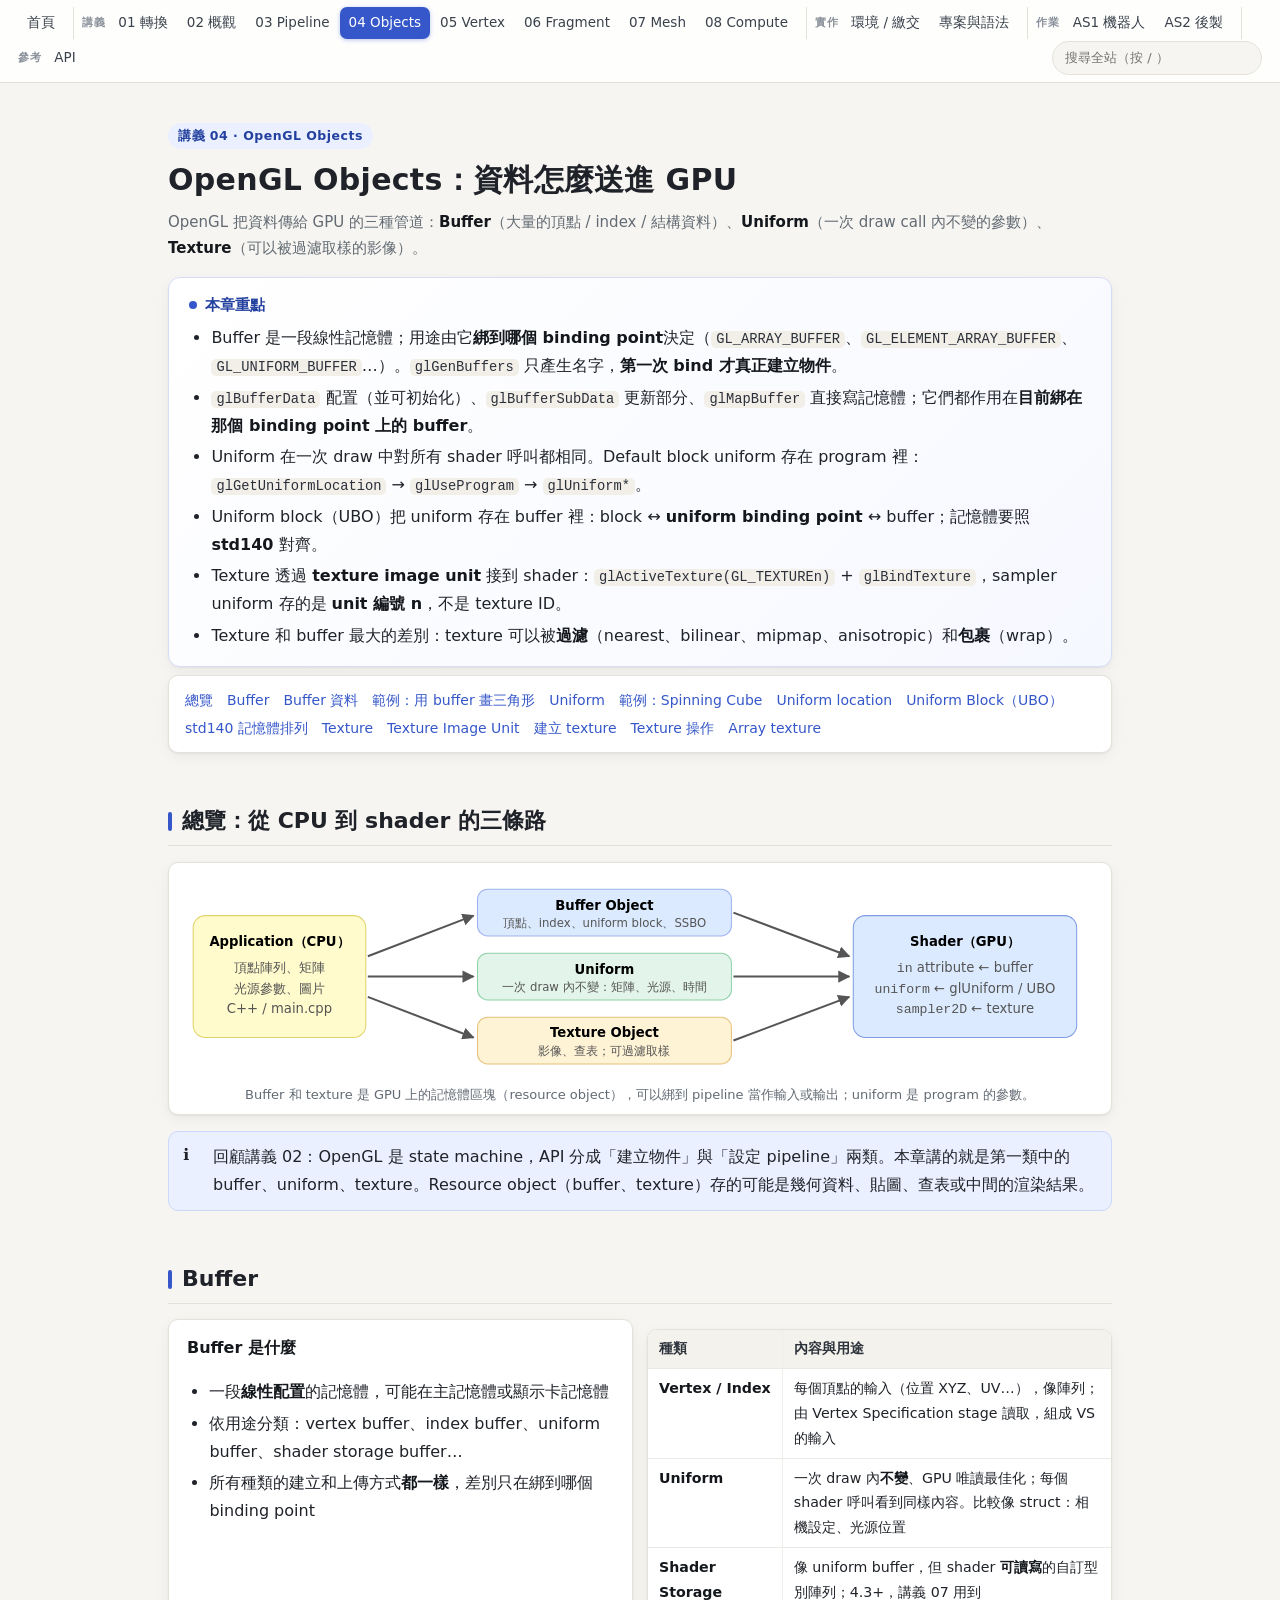
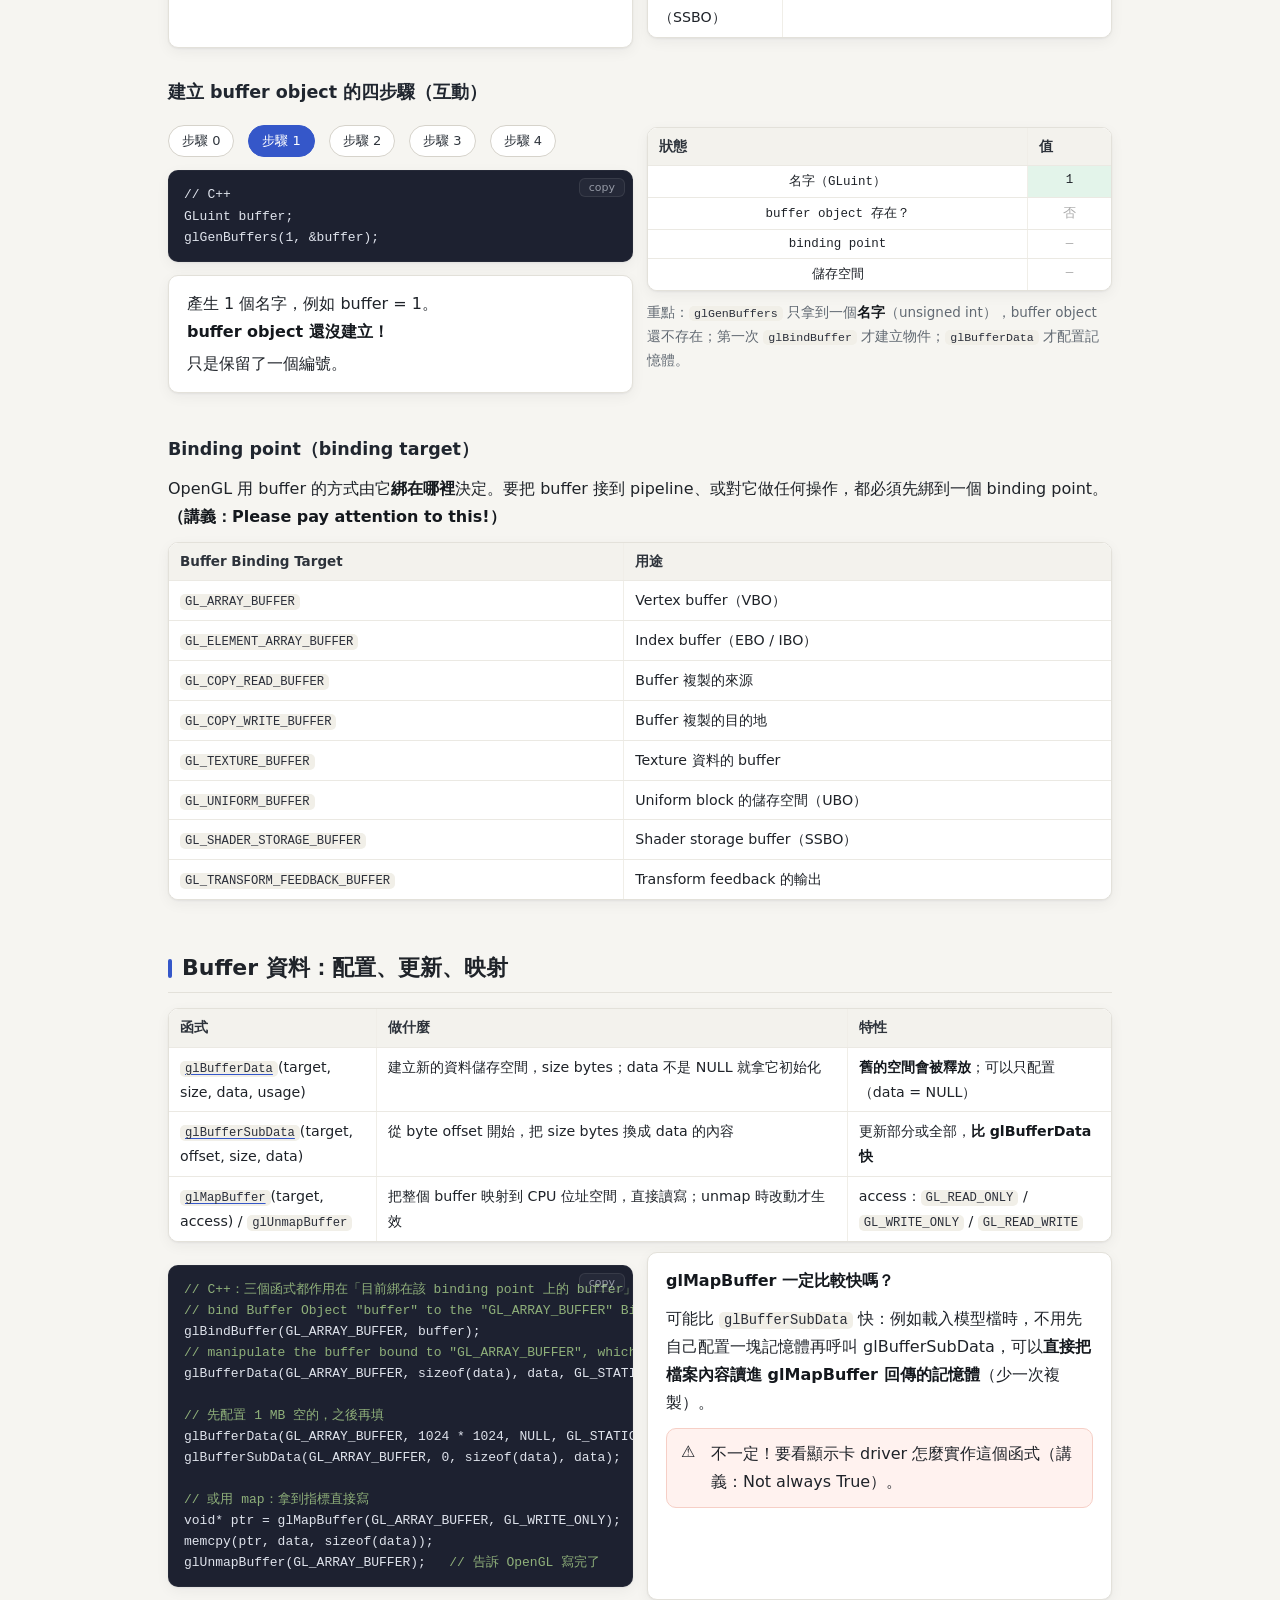
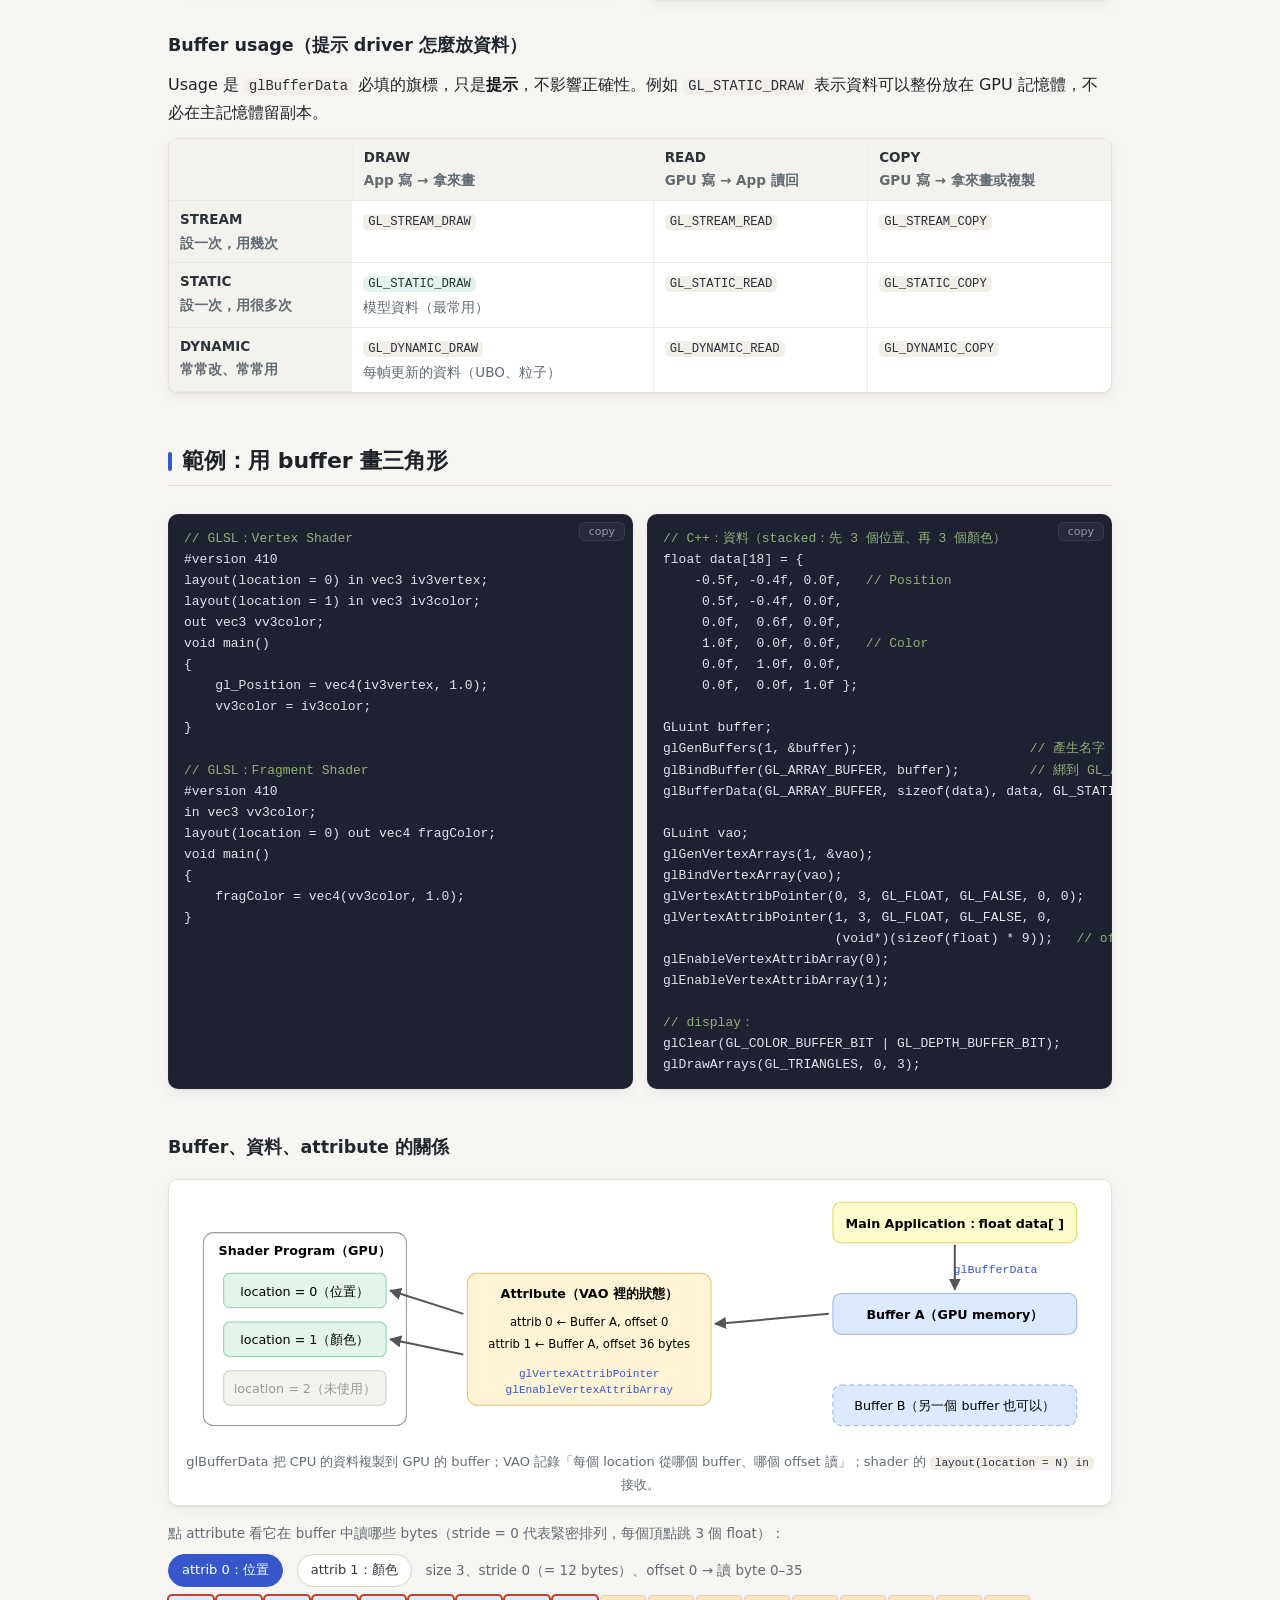
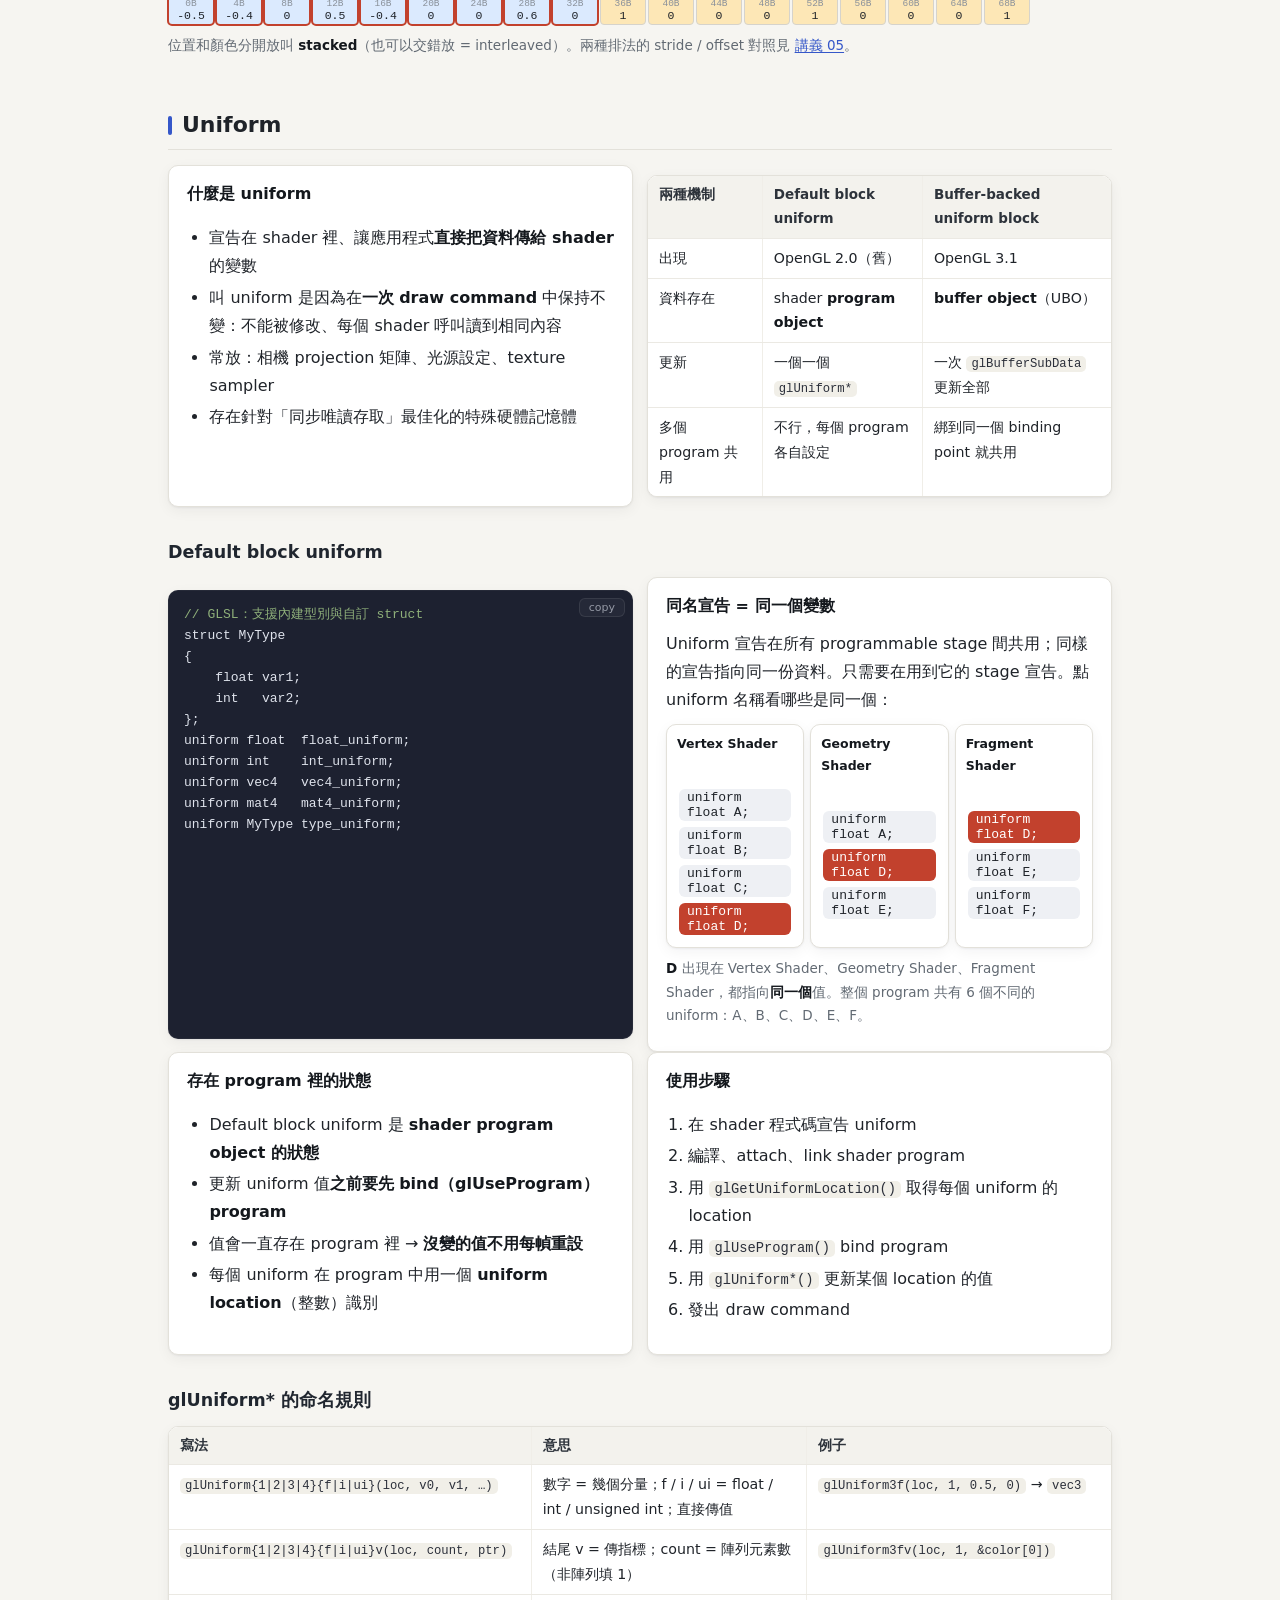
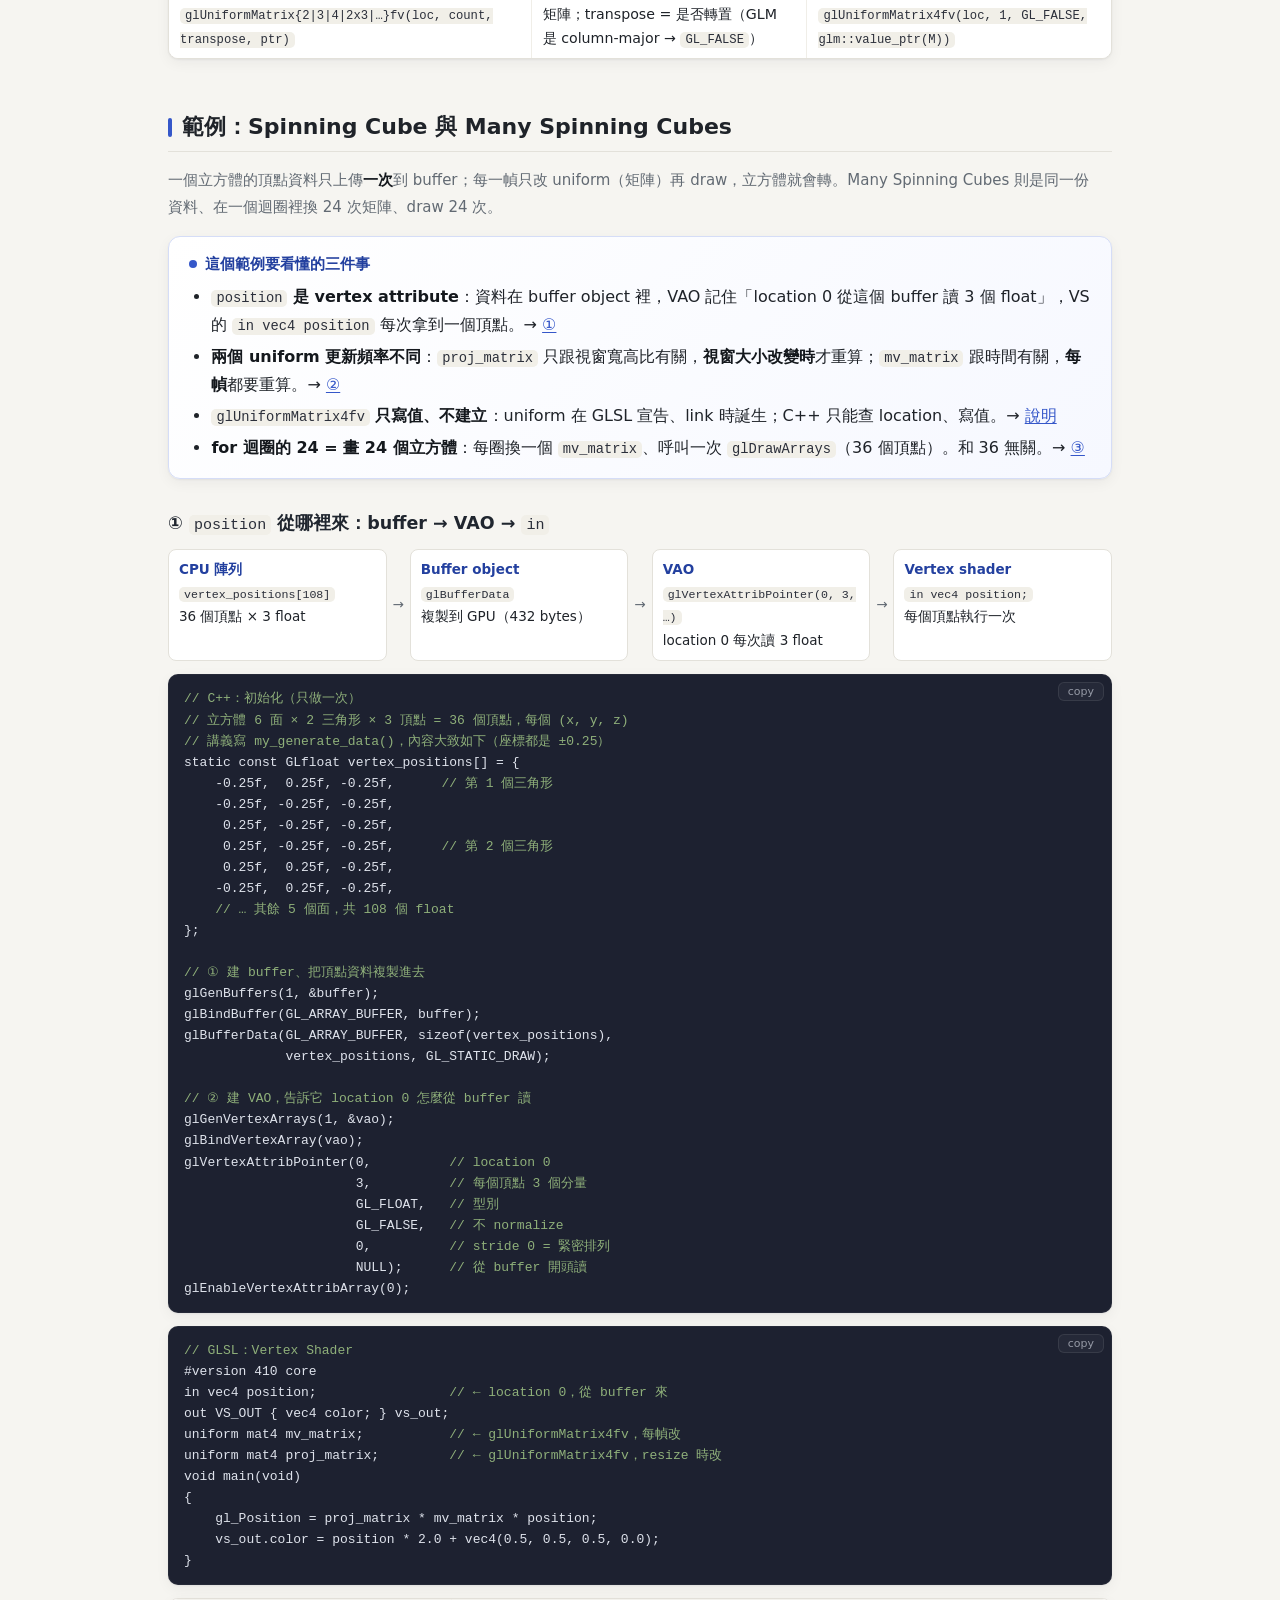
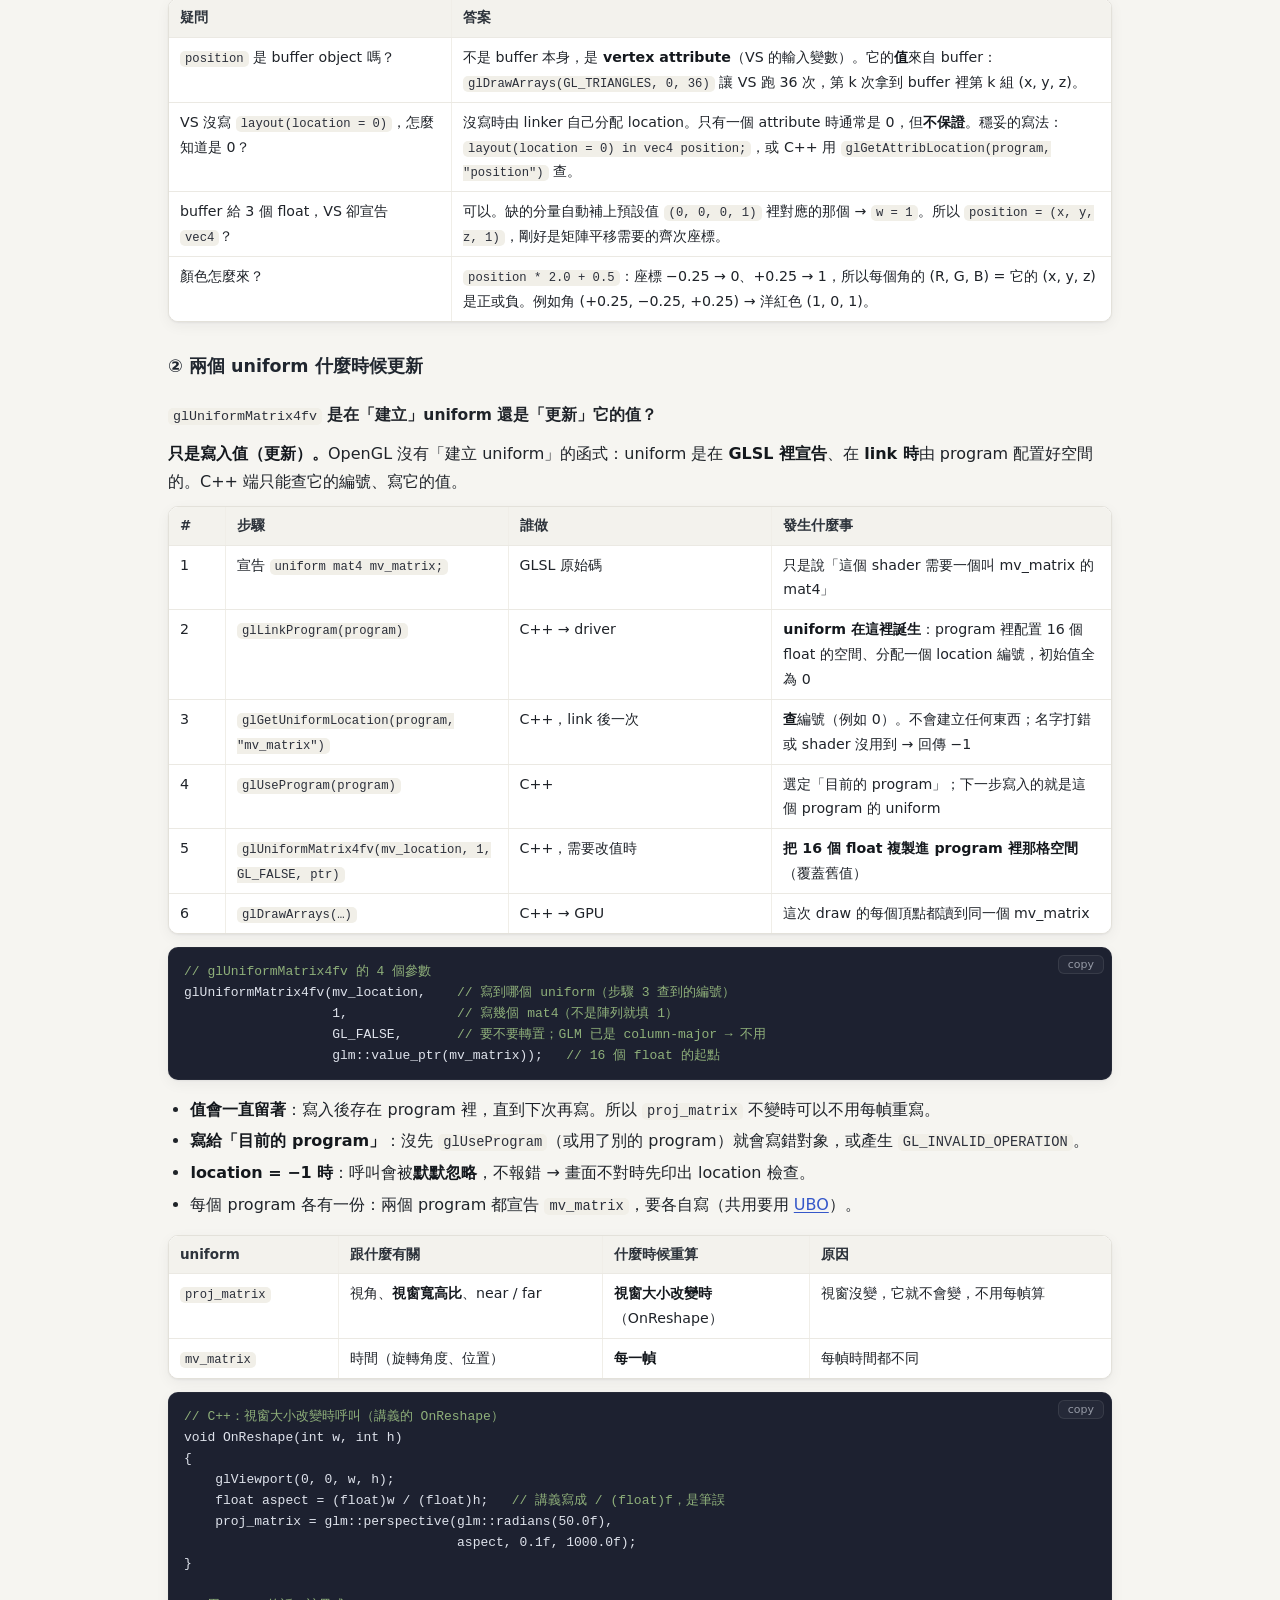
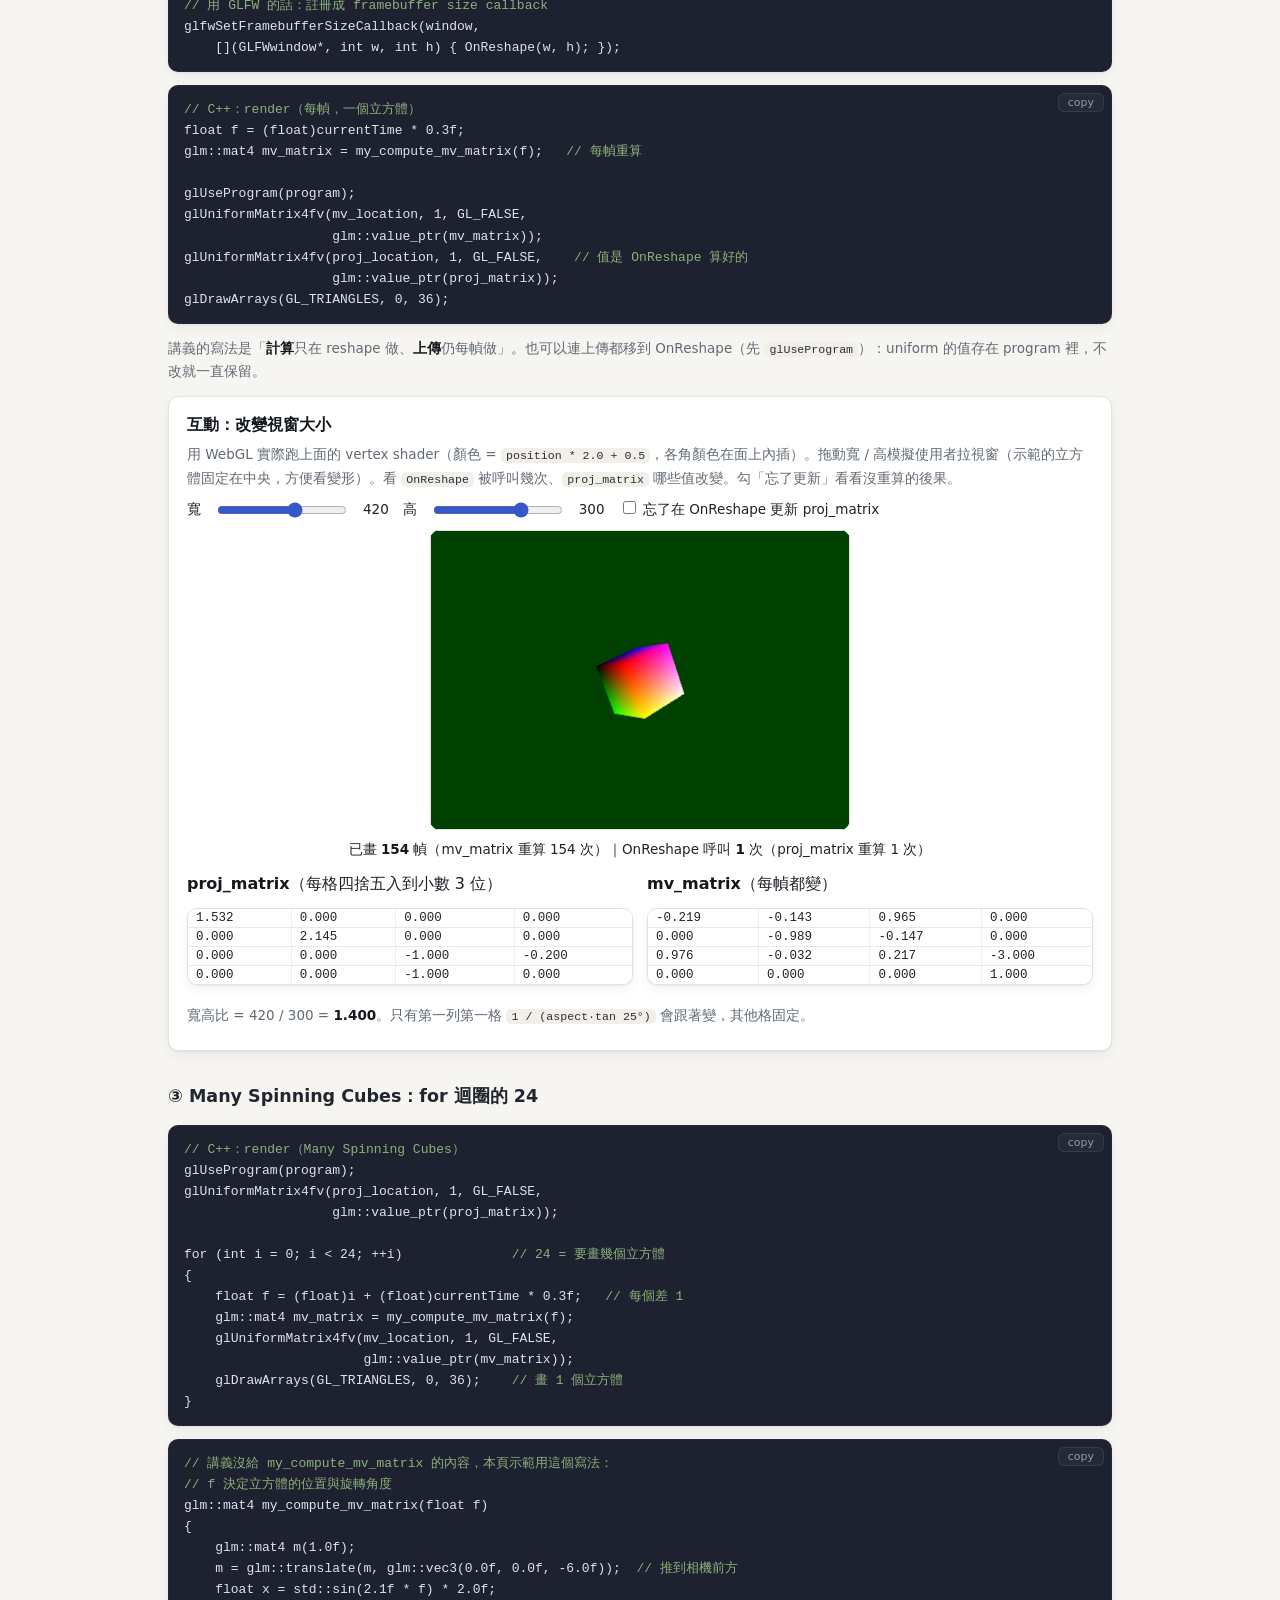
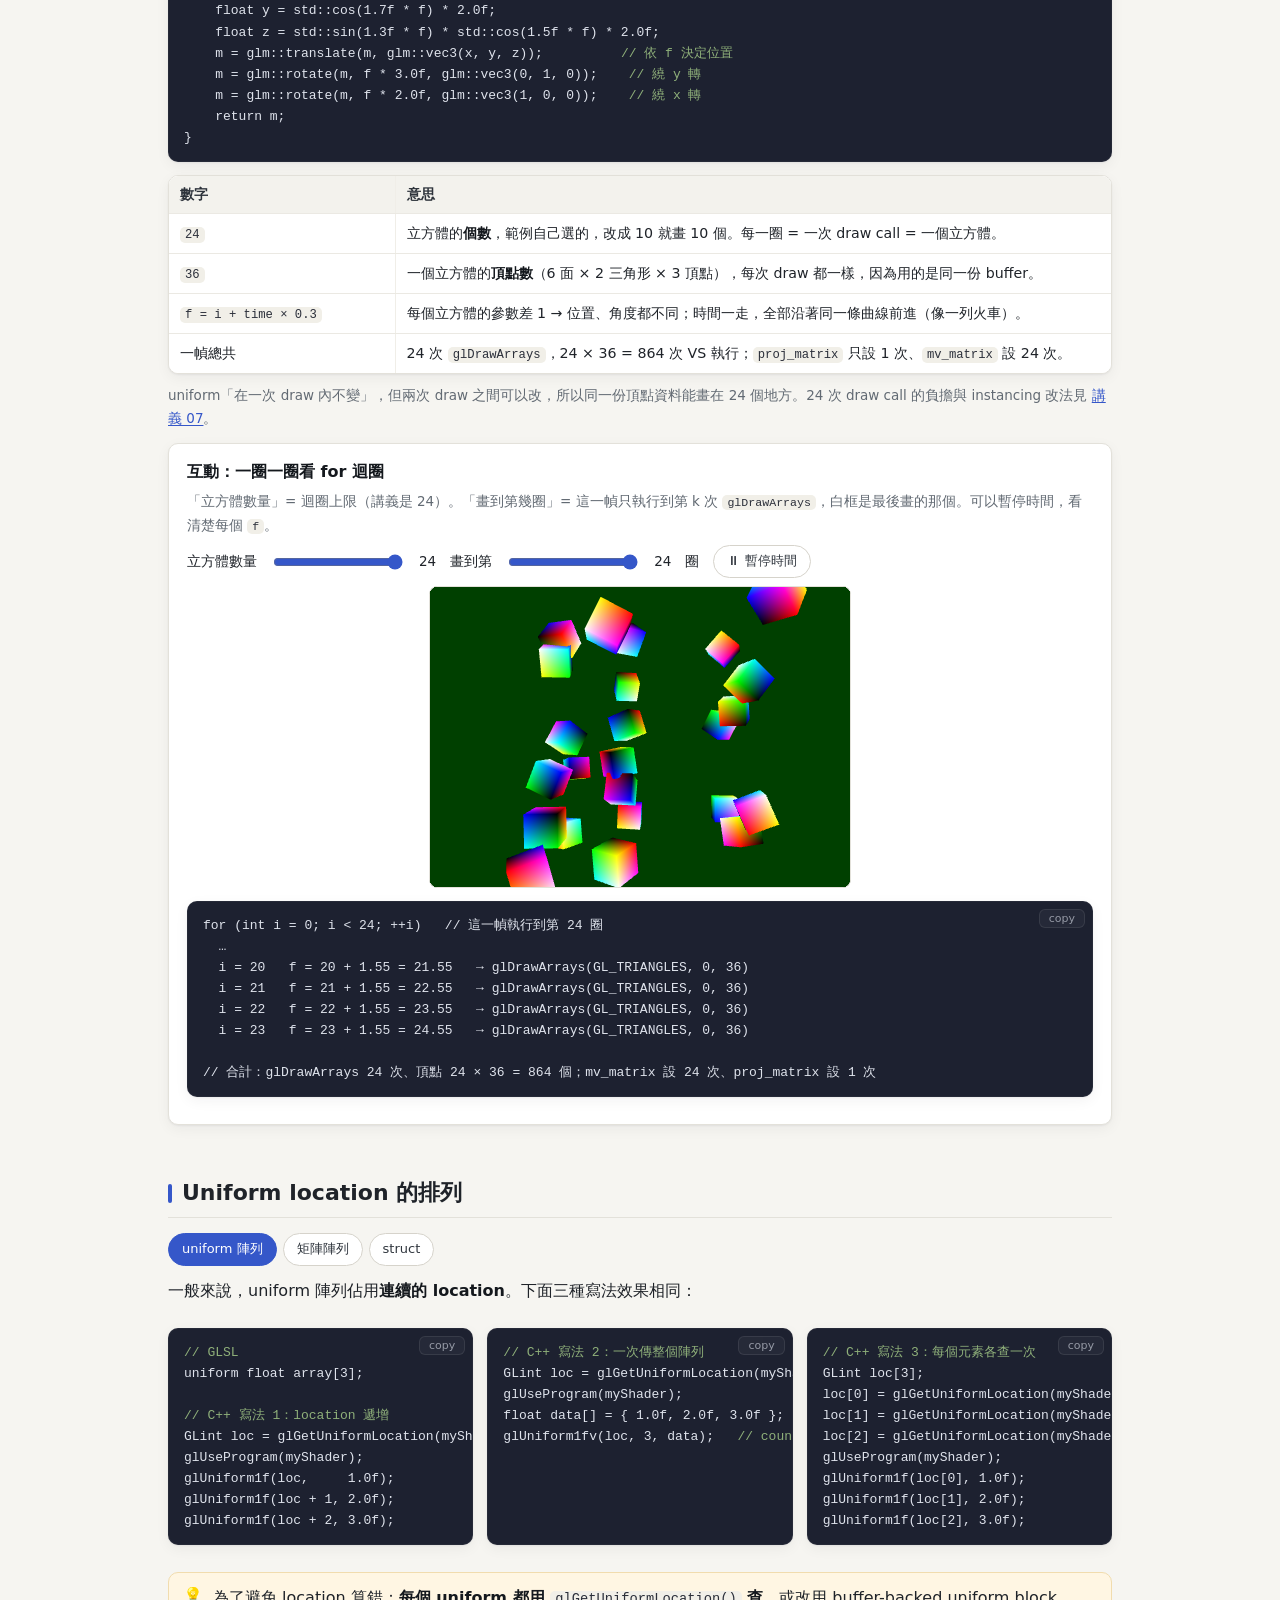
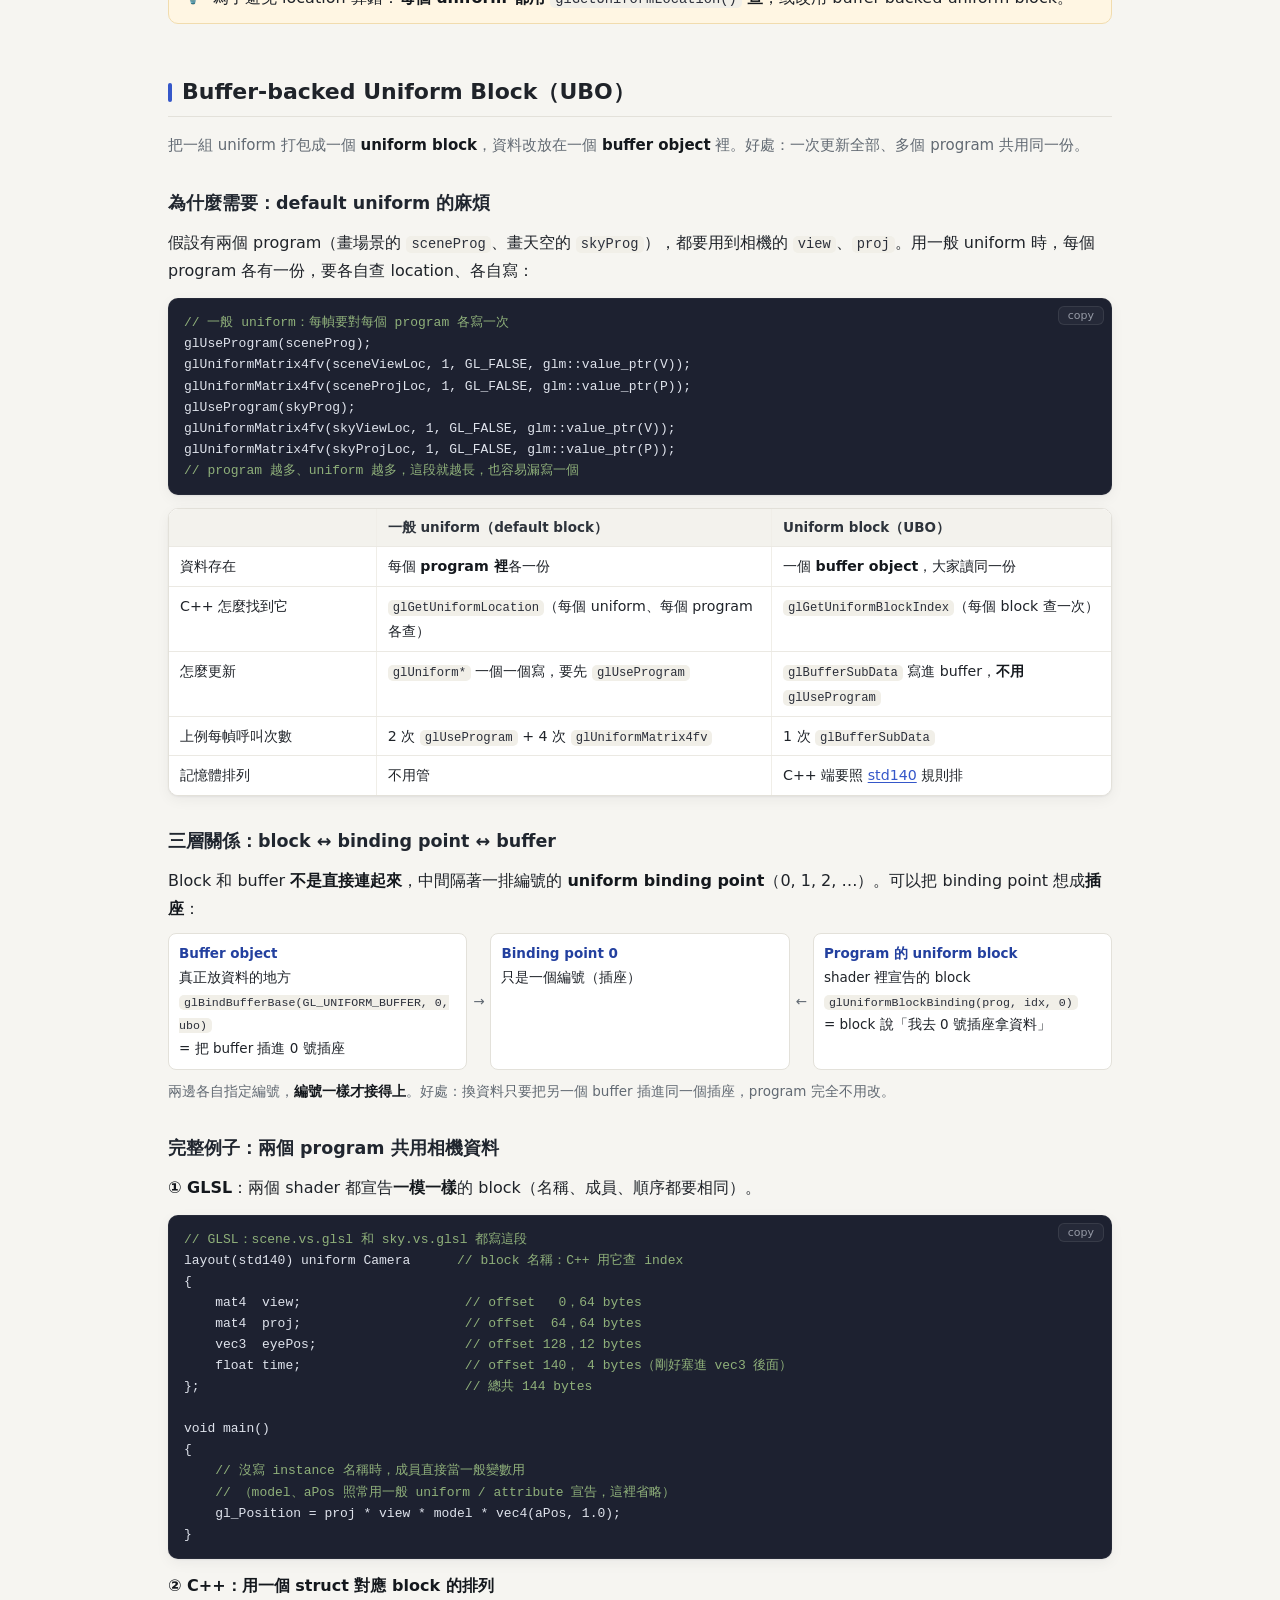
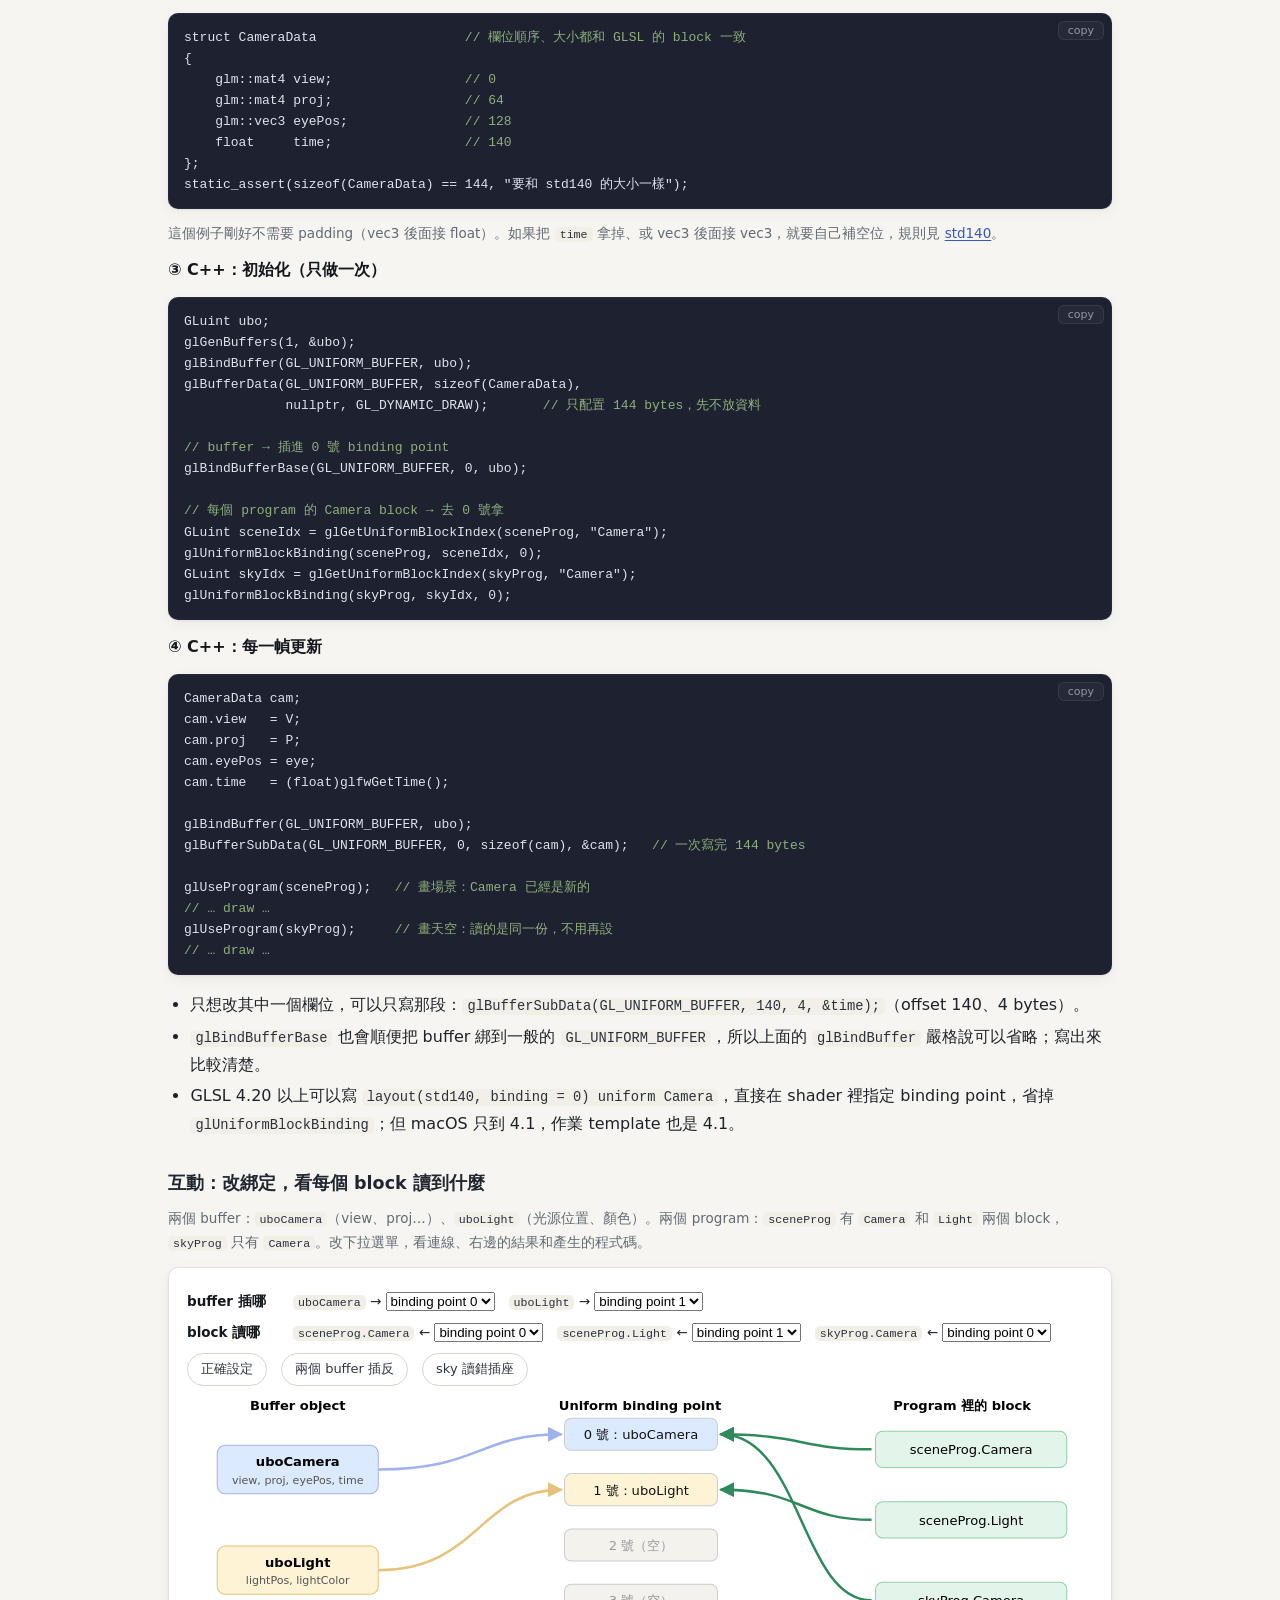
<file: l04-objects.html>
<!doctype html>
<html lang="zh-Hant"><head><meta charset="utf-8"><meta name="viewport" content="width=device-width,initial-scale=1">
<title>講義 04：OpenGL Objects</title><link rel="stylesheet" href="style.css">
<style>
canvas.pl{border:1px solid var(--line);border-radius:8px;background:#fff;display:block;margin:0 auto;max-width:100%;height:auto}
.mem{display:flex;flex-wrap:wrap;gap:2px;margin:6px 0}
.mem div{min-width:46px;padding:2px 4px;text-align:center;font:11.5px var(--mono);border-radius:4px;border:1px solid #d6d3cb;background:#fff;position:relative}
.mem div small{display:block;font-size:9.5px;color:#8a919a}
.mem .p{background:#dbeafe}.mem .c{background:#fde7b6}.mem .pad{background:repeating-linear-gradient(45deg,#f1efe8 0 4px,#e6e3da 4px 8px);color:#8a919a}
.mem .on{outline:2px solid #c2412d;outline-offset:-1px}
.st140 td{font:12.5px var(--mono)}
.uni span{display:inline-block;margin:2px;padding:1px 8px;border-radius:6px;background:#eef0f4;cursor:pointer;font:13px var(--mono)}
.uni span.on{background:#c2412d;color:#fff}
.bstate td{font:12.5px var(--mono);text-align:center}
.bstate td.y{background:#e3f4ea}.bstate td.n{color:#aaa}
.flow{display:flex;align-items:stretch;gap:6px;flex-wrap:wrap;font-size:13.5px;margin:10px 0}
.flow div{flex:1;min-width:150px;background:#fff;border:1px solid var(--line);border-radius:8px;padding:8px 10px}
.flow div b{display:block;color:var(--acc-ink)}
.flow i{align-self:center;font-style:normal;color:var(--mut)}
#rsP td,#rsM td{padding:2px 8px}
</style></head>
<body><main>
<p class="kicker">講義 04 · OpenGL Objects</p>
<h1>OpenGL Objects：資料怎麼送進 GPU</h1>
<p class="lead">OpenGL 把資料傳給 GPU 的三種管道：<b>Buffer</b>（大量的頂點 / index / 結構資料）、<b>Uniform</b>（一次 draw call 內不變的參數）、<b>Texture</b>（可以被過濾取樣的影像）。</p>

<div class="key"><b>本章重點</b>
<ul>
<li>Buffer 是一段線性記憶體；用途由它<b>綁到哪個 binding point</b>決定（<code>GL_ARRAY_BUFFER</code>、<code>GL_ELEMENT_ARRAY_BUFFER</code>、<code>GL_UNIFORM_BUFFER</code>…）。<code>glGenBuffers</code> 只產生名字，<b>第一次 bind 才真正建立物件</b>。</li>
<li><code>glBufferData</code> 配置（並可初始化）、<code>glBufferSubData</code> 更新部分、<code>glMapBuffer</code> 直接寫記憶體；它們都作用在<b>目前綁在那個 binding point 上的 buffer</b>。</li>
<li>Uniform 在一次 draw 中對所有 shader 呼叫都相同。Default block uniform 存在 program 裡：<code>glGetUniformLocation</code> → <code>glUseProgram</code> → <code>glUniform*</code>。</li>
<li>Uniform block（UBO）把 uniform 存在 buffer 裡：block ↔ <b>uniform binding point</b> ↔ buffer；記憶體要照 <b>std140</b> 對齊。</li>
<li>Texture 透過 <b>texture image unit</b> 接到 shader：<code>glActiveTexture(GL_TEXTUREn)</code> + <code>glBindTexture</code>，sampler uniform 存的是 <b>unit 編號 n</b>，不是 texture ID。</li>
<li>Texture 和 buffer 最大的差別：texture 可以被<b>過濾</b>（nearest、bilinear、mipmap、anisotropic）和<b>包裹</b>（wrap）。</li>
</ul></div>

<div class="toc"><a href="#overview">總覽</a><a href="#buffers">Buffer</a><a href="#bufdata">Buffer 資料</a><a href="#triangle">範例：用 buffer 畫三角形</a><a href="#uniforms">Uniform</a><a href="#cube">範例：Spinning Cube</a><a href="#uloc">Uniform location</a><a href="#ubo">Uniform Block（UBO）</a><a href="#std140">std140 記憶體排列</a><a href="#tex">Texture</a><a href="#unit">Texture Image Unit</a><a href="#texinit">建立 texture</a><a href="#texops">Texture 操作</a><a href="#array">Array texture</a></div>

<!-- ================================================================ -->
<h2 id="overview">總覽：從 CPU 到 shader 的三條路</h2>
<figure class="fig">
<svg viewBox="0 0 900 200" width="100%" font-size="13" text-anchor="middle">
<defs><marker id="o" viewBox="0 0 10 10" refX="9" refY="5" markerWidth="6" markerHeight="6" orient="auto"><path d="M0 0L10 5L0 10z" fill="#555"/></marker></defs>
<rect x="10" y="40" width="170" height="120" rx="12" fill="#fffbcc" stroke="#e0d36a"/><text x="95" y="70" font-weight="700">Application（CPU）</text><text x="95" y="96" fill="#555">頂點陣列、矩陣</text><text x="95" y="116" fill="#555">光源參數、圖片</text><text x="95" y="136" fill="#555">C++ / main.cpp</text>
<rect x="290" y="14" width="250" height="46" rx="10" fill="#dbeafe" stroke="#9fb2f0"/><text x="415" y="34" font-weight="700">Buffer Object</text><text x="415" y="51" font-size="11.5" fill="#555">頂點、index、uniform block、SSBO</text>
<rect x="290" y="77" width="250" height="46" rx="10" fill="#e3f4ea" stroke="#8fd1a8"/><text x="415" y="97" font-weight="700">Uniform</text><text x="415" y="114" font-size="11.5" fill="#555">一次 draw 內不變：矩陣、光源、時間</text>
<rect x="290" y="140" width="250" height="46" rx="10" fill="#fff3d6" stroke="#e6c27a"/><text x="415" y="160" font-weight="700">Texture Object</text><text x="415" y="177" font-size="11.5" fill="#555">影像、查表；可過濾取樣</text>
<rect x="660" y="40" width="220" height="120" rx="12" fill="#dbeafe" stroke="#7f9be6"/><text x="770" y="70" font-weight="700">Shader（GPU）</text><text x="770" y="96" fill="#555"><tspan font-family="monospace">in</tspan> attribute ← buffer</text><text x="770" y="116" fill="#555"><tspan font-family="monospace">uniform</tspan> ← glUniform / UBO</text><text x="770" y="136" fill="#555"><tspan font-family="monospace">sampler2D</tspan> ← texture</text>
<g stroke="#555" stroke-width="2" fill="none" marker-end="url(#o)"><path d="M182 80 L286 40"/><path d="M182 100 h104"/><path d="M182 120 L286 160"/><path d="M542 37 L656 80"/><path d="M542 100 h114"/><path d="M542 163 L656 120"/></g>
</svg>
<figcaption>Buffer 和 texture 是 GPU 上的記憶體區塊（resource object），可以綁到 pipeline 當作輸入或輸出；uniform 是 program 的參數。</figcaption>
</figure>
<div class="note">回顧講義 02：OpenGL 是 state machine，API 分成「建立物件」與「設定 pipeline」兩類。本章講的就是第一類中的 buffer、uniform、texture。Resource object（buffer、texture）存的可能是幾何資料、貼圖、查表或中間的渲染結果。</div>

<!-- ================================================================ -->
<h2 id="buffers">Buffer</h2>
<div class="grid2">
<div class="card"><b>Buffer 是什麼</b>
<ul><li>一段<b>線性配置</b>的記憶體，可能在主記憶體或顯示卡記憶體</li>
<li>依用途分類：vertex buffer、index buffer、uniform buffer、shader storage buffer…</li>
<li>所有種類的建立和上傳方式<b>都一樣</b>，差別只在綁到哪個 binding point</li></ul></div>
<div class="tw"><table>
<tr><th>種類</th><th>內容與用途</th></tr>
<tr><td><b>Vertex / Index</b></td><td>每個頂點的輸入（位置 XYZ、UV…），像陣列；由 Vertex Specification stage 讀取，組成 VS 的輸入</td></tr>
<tr><td><b>Uniform</b></td><td>一次 draw 內<b>不變</b>、GPU 唯讀最佳化；每個 shader 呼叫看到同樣內容。比較像 struct：相機設定、光源位置</td></tr>
<tr><td><b>Shader Storage</b>（SSBO）</td><td>像 uniform buffer，但 shader <b>可讀寫</b>的自訂型別陣列；4.3+，講義 07 用到</td></tr>
</table></div></div>

<h3>建立 buffer object 的四步驟（互動）</h3>
<div class="grid2">
<div>
<div class="ctrl" id="bsBtns"></div>
<pre><code id="bsCode"></code></pre>
<div class="card" id="bsTxt"></div></div>
<div>
<table class="bstate" id="bsTbl"></table>
<p class="mut">重點：<code>glGenBuffers</code> 只拿到一個<b>名字</b>（unsigned int），buffer object 還不存在；第一次 <code>glBindBuffer</code> 才建立物件；<code>glBufferData</code> 才配置記憶體。</p></div></div>

<h3>Binding point（binding target）</h3>
<p>OpenGL 用 buffer 的方式由它<b>綁在哪裡</b>決定。要把 buffer 接到 pipeline、或對它做任何操作，都必須先綁到一個 binding point。<b>（講義：Please pay attention to this!）</b></p>
<div class="tw"><table>
<tr><th>Buffer Binding Target</th><th>用途</th></tr>
<tr><td><code>GL_ARRAY_BUFFER</code></td><td>Vertex buffer（VBO）</td></tr>
<tr><td><code>GL_ELEMENT_ARRAY_BUFFER</code></td><td>Index buffer（EBO / IBO）</td></tr>
<tr><td><code>GL_COPY_READ_BUFFER</code></td><td>Buffer 複製的來源</td></tr>
<tr><td><code>GL_COPY_WRITE_BUFFER</code></td><td>Buffer 複製的目的地</td></tr>
<tr><td><code>GL_TEXTURE_BUFFER</code></td><td>Texture 資料的 buffer</td></tr>
<tr><td><code>GL_UNIFORM_BUFFER</code></td><td>Uniform block 的儲存空間（UBO）</td></tr>
<tr><td><code>GL_SHADER_STORAGE_BUFFER</code></td><td>Shader storage buffer（SSBO）</td></tr>
<tr><td><code>GL_TRANSFORM_FEEDBACK_BUFFER</code></td><td>Transform feedback 的輸出</td></tr>
</table></div>

<!-- ================================================================ -->
<h2 id="bufdata">Buffer 資料：配置、更新、映射</h2>
<div class="tw"><table>
<tr><th style="width:22%">函式</th><th>做什麼</th><th style="width:28%">特性</th></tr>
<tr><td><a href="04-api.html#glBufferData"><code>glBufferData</code></a>(target, size, data, usage)</td><td>建立新的資料儲存空間，size bytes；data 不是 NULL 就拿它初始化</td><td><b>舊的空間會被釋放</b>；可以只配置（data = NULL）</td></tr>
<tr><td><a href="04-api.html#glBufferSubData"><code>glBufferSubData</code></a>(target, offset, size, data)</td><td>從 byte offset 開始，把 size bytes 換成 data 的內容</td><td>更新部分或全部，<b>比 glBufferData 快</b></td></tr>
<tr><td><a href="04-api.html#glMapBuffer"><code>glMapBuffer</code></a>(target, access) / <code>glUnmapBuffer</code></td><td>把整個 buffer 映射到 CPU 位址空間，直接讀寫；unmap 時改動才生效</td><td>access：<code>GL_READ_ONLY</code> / <code>GL_WRITE_ONLY</code> / <code>GL_READ_WRITE</code></td></tr>
</table></div>
<div class="grid2">
<pre><code><span class="c">// C++：三個函式都作用在「目前綁在該 binding point 上的 buffer」</span>
<span class="c">// bind Buffer Object "buffer" to the "GL_ARRAY_BUFFER" Binding Point</span>
glBindBuffer(GL_ARRAY_BUFFER, buffer);
<span class="c">// manipulate the buffer bound to "GL_ARRAY_BUFFER", which is "buffer"</span>
glBufferData(GL_ARRAY_BUFFER, sizeof(data), data, GL_STATIC_DRAW);

<span class="c">// 先配置 1 MB 空的，之後再填</span>
glBufferData(GL_ARRAY_BUFFER, 1024 * 1024, NULL, GL_STATIC_DRAW);
glBufferSubData(GL_ARRAY_BUFFER, 0, sizeof(data), data);

<span class="c">// 或用 map：拿到指標直接寫</span>
void* ptr = glMapBuffer(GL_ARRAY_BUFFER, GL_WRITE_ONLY);
memcpy(ptr, data, sizeof(data));
glUnmapBuffer(GL_ARRAY_BUFFER);   <span class="c">// 告訴 OpenGL 寫完了</span></code></pre>
<div class="card"><b>glMapBuffer 一定比較快嗎？</b>
<p>可能比 <code>glBufferSubData</code> 快：例如載入模型檔時，不用先自己配置一塊記憶體再呼叫 glBufferSubData，可以<b>直接把檔案內容讀進 glMapBuffer 回傳的記憶體</b>（少一次複製）。</p>
<p class="warn" style="margin:8px 0 0">不一定！要看顯示卡 driver 怎麼實作這個函式（講義：Not always True）。</p></div></div>

<h3>Buffer usage（提示 driver 怎麼放資料）</h3>
<p>Usage 是 <code>glBufferData</code> 必填的旗標，只是<b>提示</b>，不影響正確性。例如 <code>GL_STATIC_DRAW</code> 表示資料可以整份放在 GPU 記憶體，不必在主記憶體留副本。</p>
<div class="tw"><table style="text-align:center">
<tr><th></th><th>DRAW<br><span class="mut">App 寫 → 拿來畫</span></th><th>READ<br><span class="mut">GPU 寫 → App 讀回</span></th><th>COPY<br><span class="mut">GPU 寫 → 拿來畫或複製</span></th></tr>
<tr><th>STREAM<br><span class="mut">設一次，用幾次</span></th><td><code>GL_STREAM_DRAW</code></td><td><code>GL_STREAM_READ</code></td><td><code>GL_STREAM_COPY</code></td></tr>
<tr><th>STATIC<br><span class="mut">設一次，用很多次</span></th><td><code style="background:#e3f4ea">GL_STATIC_DRAW</code><br><span class="mut">模型資料（最常用）</span></td><td><code>GL_STATIC_READ</code></td><td><code>GL_STATIC_COPY</code></td></tr>
<tr><th>DYNAMIC<br><span class="mut">常常改、常常用</span></th><td><code>GL_DYNAMIC_DRAW</code><br><span class="mut">每幀更新的資料（UBO、粒子）</span></td><td><code>GL_DYNAMIC_READ</code></td><td><code>GL_DYNAMIC_COPY</code></td></tr>
</table></div>

<!-- ================================================================ -->
<h2 id="triangle">範例：用 buffer 畫三角形</h2>
<div class="grid2">
<pre><code><span class="c">// GLSL：Vertex Shader</span>
#version 410
layout(location = 0) in vec3 iv3vertex;
layout(location = 1) in vec3 iv3color;
out vec3 vv3color;
void main()
{
    gl_Position = vec4(iv3vertex, 1.0);
    vv3color = iv3color;
}

<span class="c">// GLSL：Fragment Shader</span>
#version 410
in vec3 vv3color;
layout(location = 0) out vec4 fragColor;
void main()
{
    fragColor = vec4(vv3color, 1.0);
}</code></pre>
<pre><code><span class="c">// C++：資料（stacked：先 3 個位置、再 3 個顏色）</span>
float data[18] = {
    -0.5f, -0.4f, 0.0f,   <span class="c">// Position</span>
     0.5f, -0.4f, 0.0f,
     0.0f,  0.6f, 0.0f,
     1.0f,  0.0f, 0.0f,   <span class="c">// Color</span>
     0.0f,  1.0f, 0.0f,
     0.0f,  0.0f, 1.0f };

GLuint buffer;
glGenBuffers(1, &amp;buffer);                      <span class="c">// 產生名字</span>
glBindBuffer(GL_ARRAY_BUFFER, buffer);         <span class="c">// 綁到 GL_ARRAY_BUFFER</span>
glBufferData(GL_ARRAY_BUFFER, sizeof(data), data, GL_STATIC_DRAW);

GLuint vao;
glGenVertexArrays(1, &amp;vao);
glBindVertexArray(vao);
glVertexAttribPointer(0, 3, GL_FLOAT, GL_FALSE, 0, 0);
glVertexAttribPointer(1, 3, GL_FLOAT, GL_FALSE, 0,
                      (void*)(sizeof(float) * 9));   <span class="c">// offset</span>
glEnableVertexAttribArray(0);
glEnableVertexAttribArray(1);

<span class="c">// display：</span>
glClear(GL_COLOR_BUFFER_BIT | GL_DEPTH_BUFFER_BIT);
glDrawArrays(GL_TRIANGLES, 0, 3);</code></pre></div>
<h3>Buffer、資料、attribute 的關係</h3>
<figure class="fig">
<svg viewBox="0 0 900 250" width="100%" font-size="12.5" text-anchor="middle">
<defs><marker id="bd" viewBox="0 0 10 10" refX="9" refY="5" markerWidth="6" markerHeight="6" orient="auto"><path d="M0 0L10 5L0 10z" fill="#555"/></marker></defs>
<rect x="640" y="10" width="240" height="40" rx="8" fill="#fffbcc" stroke="#e0d36a"/><text x="760" y="35" font-weight="700">Main Application：float data[ ]</text>
<rect x="640" y="100" width="240" height="40" rx="8" fill="#dbeafe" stroke="#9fb2f0"/><text x="760" y="125" font-weight="700">Buffer A（GPU memory）</text>
<rect x="640" y="190" width="240" height="40" rx="8" fill="#dbeafe" stroke="#9fb2f0" stroke-dasharray="5 3"/><text x="760" y="215">Buffer B（另一個 buffer 也可以）</text>
<path d="M760 52 v44" stroke="#555" stroke-width="2" marker-end="url(#bd)"/><text x="800" y="80" fill="#3557c9" font-family="monospace" font-size="11.5">glBufferData</text>
<rect x="20" y="40" width="200" height="190" rx="10" fill="#fff" stroke="#999"/><text x="120" y="62" font-weight="700">Shader Program（GPU）</text>
<rect x="40" y="80" width="160" height="34" rx="6" fill="#e3f4ea" stroke="#8fd1a8"/><text x="120" y="102">location = 0（位置）</text>
<rect x="40" y="128" width="160" height="34" rx="6" fill="#e3f4ea" stroke="#8fd1a8"/><text x="120" y="150">location = 1（顏色）</text>
<rect x="40" y="176" width="160" height="34" rx="6" fill="#f3f2ed" stroke="#ccc"/><text x="120" y="198" fill="#999">location = 2（未使用）</text>
<rect x="280" y="80" width="240" height="130" rx="10" fill="#fff3d6" stroke="#e6c27a"/><text x="400" y="104" font-weight="700">Attribute（VAO 裡的狀態）</text>
<text x="400" y="132" font-size="11.5">attrib 0 ← Buffer A, offset 0</text><text x="400" y="154" font-size="11.5">attrib 1 ← Buffer A, offset 36 bytes</text><text x="400" y="182" font-size="11" fill="#3557c9" font-family="monospace">glVertexAttribPointer</text><text x="400" y="198" font-size="11" fill="#3557c9" font-family="monospace">glEnableVertexAttribArray</text>
<g stroke="#555" stroke-width="2" fill="none" marker-end="url(#bd)"><path d="M636 120 L524 130"/><path d="M276 120 L204 97"/><path d="M276 160 L204 145"/></g>
</svg>
<figcaption>glBufferData 把 CPU 的資料複製到 GPU 的 buffer；VAO 記錄「每個 location 從哪個 buffer、哪個 offset 讀」；shader 的 <code>layout(location = N) in</code> 接收。</figcaption>
</figure>
<p class="mut">點 attribute 看它在 buffer 中讀哪些 bytes（stride = 0 代表緊密排列，每個頂點跳 3 個 float）：</p>
<div class="ctrl"><button class="b on" data-at="0">attrib 0：位置</button><button class="b" data-at="1">attrib 1：顏色</button><span class="mut" id="atTxt"></span></div>
<div class="mem" id="memA"></div>
<p class="mut">位置和顏色分開放叫 <b>stacked</b>（也可以交錯放 = interleaved）。兩種排法的 stride / offset 對照見 <a href="05-vertex-draw.html#layout">講義 05</a>。</p>

<!-- ================================================================ -->
<h2 id="uniforms">Uniform</h2>
<div class="grid2">
<div class="card"><b>什麼是 uniform</b>
<ul><li>宣告在 shader 裡、讓應用程式<b>直接把資料傳給 shader</b>的變數</li>
<li>叫 uniform 是因為在<b>一次 draw command</b> 中保持不變：不能被修改、每個 shader 呼叫讀到相同內容</li>
<li>常放：相機 projection 矩陣、光源設定、texture sampler</li>
<li>存在針對「同步唯讀存取」最佳化的特殊硬體記憶體</li></ul></div>
<div class="tw"><table>
<tr><th>兩種機制</th><th>Default block uniform</th><th>Buffer-backed uniform block</th></tr>
<tr><td>出現</td><td>OpenGL 2.0（舊）</td><td>OpenGL 3.1</td></tr>
<tr><td>資料存在</td><td>shader <b>program object</b></td><td><b>buffer object</b>（UBO）</td></tr>
<tr><td>更新</td><td>一個一個 <code>glUniform*</code></td><td>一次 <code>glBufferSubData</code> 更新全部</td></tr>
<tr><td>多個 program 共用</td><td>不行，每個 program 各自設定</td><td>綁到同一個 binding point 就共用</td></tr>
</table></div></div>

<h3>Default block uniform</h3>
<div class="grid2">
<pre><code><span class="c">// GLSL：支援內建型別與自訂 struct</span>
struct MyType
{
    float var1;
    int   var2;
};
uniform float  float_uniform;
uniform int    int_uniform;
uniform vec4   vec4_uniform;
uniform mat4   mat4_uniform;
uniform MyType type_uniform;</code></pre>
<div class="card"><b>同名宣告 = 同一個變數</b>
<p>Uniform 宣告在所有 programmable stage 間共用；同樣的宣告指向同一份資料。只需要在用到它的 stage 宣告。點 uniform 名稱看哪些是同一個：</p>
<div class="grid3 uni" id="uniG" style="gap:6px"></div>
<p class="mut" id="uniTxt"></p></div></div>
<div class="grid2">
<div class="card"><b>存在 program 裡的狀態</b>
<ul><li>Default block uniform 是 <b>shader program object 的狀態</b></li>
<li>更新 uniform 值<b>之前要先 bind（glUseProgram）program</b></li>
<li>值會一直存在 program 裡 → <b>沒變的值不用每幀重設</b></li>
<li>每個 uniform 在 program 中用一個 <b>uniform location</b>（整數）識別</li></ul></div>
<div class="card"><b>使用步驟</b>
<ol><li>在 shader 程式碼宣告 uniform</li><li>編譯、attach、link shader program</li>
<li>用 <code>glGetUniformLocation()</code> 取得每個 uniform 的 location</li>
<li>用 <code>glUseProgram()</code> bind program</li><li>用 <code>glUniform*()</code> 更新某個 location 的值</li><li>發出 draw command</li></ol></div></div>
<h3>glUniform* 的命名規則</h3>
<div class="tw"><table>
<tr><th>寫法</th><th>意思</th><th>例子</th></tr>
<tr><td><code>glUniform{1|2|3|4}{f|i|ui}(loc, v0, v1, …)</code></td><td>數字 = 幾個分量；f / i / ui = float / int / unsigned int；直接傳值</td><td><code>glUniform3f(loc, 1, 0.5, 0)</code> → <code>vec3</code></td></tr>
<tr><td><code>glUniform{1|2|3|4}{f|i|ui}v(loc, count, ptr)</code></td><td>結尾 v = 傳指標；count = 陣列元素數（非陣列填 1）</td><td><code>glUniform3fv(loc, 1, &amp;color[0])</code></td></tr>
<tr><td><code>glUniformMatrix{2|3|4|2x3|…}fv(loc, count, transpose, ptr)</code></td><td>矩陣；transpose = 是否轉置（GLM 是 column-major → <code>GL_FALSE</code>）</td><td><code>glUniformMatrix4fv(loc, 1, GL_FALSE, glm::value_ptr(M))</code></td></tr>
</table></div>

<!-- ================================================================ -->
<h2 id="cube">範例：Spinning Cube 與 Many Spinning Cubes</h2>
<p class="lead">一個立方體的頂點資料只上傳<b>一次</b>到 buffer；每一幀只改 uniform（矩陣）再 draw，立方體就會轉。Many Spinning Cubes 則是同一份資料、在一個迴圈裡換 24 次矩陣、draw 24 次。</p>

<div class="key"><b>這個範例要看懂的三件事</b>
<ul>
<li><b><code>position</code> 是 vertex attribute</b>：資料在 buffer object 裡，VAO 記住「location 0 從這個 buffer 讀 3 個 float」，VS 的 <code>in vec4 position</code> 每次拿到一個頂點。→ <a href="#cube-data">①</a></li>
<li><b>兩個 uniform 更新頻率不同</b>：<code>proj_matrix</code> 只跟視窗寬高比有關，<b>視窗大小改變時</b>才重算；<code>mv_matrix</code> 跟時間有關，<b>每幀</b>都要重算。→ <a href="#cube-uni">②</a></li>
<li><b><code>glUniformMatrix4fv</code> 只寫值、不建立</b>：uniform 在 GLSL 宣告、link 時誕生；C++ 只能查 location、寫值。→ <a href="#cube-glu">說明</a></li>
<li><b>for 迴圈的 24 = 畫 24 個立方體</b>：每圈換一個 <code>mv_matrix</code>、呼叫一次 <code>glDrawArrays</code>（36 個頂點）。和 36 無關。→ <a href="#cube-many">③</a></li>
</ul></div>

<h3 id="cube-data">① <code>position</code> 從哪裡來：buffer → VAO → <code>in</code></h3>
<div class="flow">
<div><b>CPU 陣列</b><code>vertex_positions[108]</code><br>36 個頂點 × 3 float</div><i>→</i>
<div><b>Buffer object</b><code>glBufferData</code><br>複製到 GPU（432 bytes）</div><i>→</i>
<div><b>VAO</b><code>glVertexAttribPointer(0, 3, …)</code><br>location 0 每次讀 3 float</div><i>→</i>
<div><b>Vertex shader</b><code>in vec4 position;</code><br>每個頂點執行一次</div>
</div>

<pre><code><span class="c">// C++：初始化（只做一次）</span>
<span class="c">// 立方體 6 面 × 2 三角形 × 3 頂點 = 36 個頂點，每個 (x, y, z)</span>
<span class="c">// 講義寫 my_generate_data()，內容大致如下（座標都是 ±0.25）</span>
static const GLfloat vertex_positions[] = {
    -0.25f,  0.25f, -0.25f,      <span class="c">// 第 1 個三角形</span>
    -0.25f, -0.25f, -0.25f,
     0.25f, -0.25f, -0.25f,
     0.25f, -0.25f, -0.25f,      <span class="c">// 第 2 個三角形</span>
     0.25f,  0.25f, -0.25f,
    -0.25f,  0.25f, -0.25f,
    <span class="c">// … 其餘 5 個面，共 108 個 float</span>
};

<span class="c">// ① 建 buffer、把頂點資料複製進去</span>
glGenBuffers(1, &amp;buffer);
glBindBuffer(GL_ARRAY_BUFFER, buffer);
glBufferData(GL_ARRAY_BUFFER, sizeof(vertex_positions),
             vertex_positions, GL_STATIC_DRAW);

<span class="c">// ② 建 VAO，告訴它 location 0 怎麼從 buffer 讀</span>
glGenVertexArrays(1, &amp;vao);
glBindVertexArray(vao);
glVertexAttribPointer(0,          <span class="c">// location 0</span>
                      3,          <span class="c">// 每個頂點 3 個分量</span>
                      GL_FLOAT,   <span class="c">// 型別</span>
                      GL_FALSE,   <span class="c">// 不 normalize</span>
                      0,          <span class="c">// stride 0 = 緊密排列</span>
                      NULL);      <span class="c">// 從 buffer 開頭讀</span>
glEnableVertexAttribArray(0);</code></pre>

<pre><code><span class="c">// GLSL：Vertex Shader</span>
#version 410 core
in vec4 position;                 <span class="c">// ← location 0，從 buffer 來</span>
out VS_OUT { vec4 color; } vs_out;
uniform mat4 mv_matrix;           <span class="c">// ← glUniformMatrix4fv，每幀改</span>
uniform mat4 proj_matrix;         <span class="c">// ← glUniformMatrix4fv，resize 時改</span>
void main(void)
{
    gl_Position = proj_matrix * mv_matrix * position;
    vs_out.color = position * 2.0 + vec4(0.5, 0.5, 0.5, 0.0);
}</code></pre>

<table>
<tr><th style="width:30%">疑問</th><th>答案</th></tr>
<tr><td><code>position</code> 是 buffer object 嗎？</td><td>不是 buffer 本身，是 <b>vertex attribute</b>（VS 的輸入變數）。它的<b>值</b>來自 buffer：<code>glDrawArrays(GL_TRIANGLES, 0, 36)</code> 讓 VS 跑 36 次，第 k 次拿到 buffer 裡第 k 組 (x, y, z)。</td></tr>
<tr><td>VS 沒寫 <code>layout(location = 0)</code>，怎麼知道是 0？</td><td>沒寫時由 linker 自己分配 location。只有一個 attribute 時通常是 0，但<b>不保證</b>。穩妥的寫法：<code>layout(location = 0) in vec4 position;</code>，或 C++ 用 <code>glGetAttribLocation(program, "position")</code> 查。</td></tr>
<tr><td>buffer 給 3 個 float，VS 卻宣告 <code>vec4</code>？</td><td>可以。缺的分量自動補上預設值 <code>(0, 0, 0, 1)</code> 裡對應的那個 → <code>w = 1</code>。所以 <code>position = (x, y, z, 1)</code>，剛好是矩陣平移需要的齊次座標。</td></tr>
<tr><td>顏色怎麼來？</td><td><code>position * 2.0 + 0.5</code>：座標 −0.25 → 0、+0.25 → 1，所以每個角的 (R, G, B) = 它的 (x, y, z) 是正或負。例如角 (+0.25, −0.25, +0.25) → 洋紅色 (1, 0, 1)。</td></tr>
</table>

<h3 id="cube-uni">② 兩個 uniform 什麼時候更新</h3>
<h4 id="cube-glu"><code>glUniformMatrix4fv</code> 是在「建立」uniform 還是「更新」它的值？</h4>
<p><b>只是寫入值（更新）。</b>OpenGL 沒有「建立 uniform」的函式：uniform 是在 <b>GLSL 裡宣告</b>、在 <b>link 時</b>由 program 配置好空間的。C++ 端只能查它的編號、寫它的值。</p>
<table>
<tr><th style="width:6%">#</th><th style="width:30%">步驟</th><th style="width:28%">誰做</th><th>發生什麼事</th></tr>
<tr><td>1</td><td>宣告 <code>uniform mat4 mv_matrix;</code></td><td>GLSL 原始碼</td><td>只是說「這個 shader 需要一個叫 mv_matrix 的 mat4」</td></tr>
<tr><td>2</td><td><code>glLinkProgram(program)</code></td><td>C++ → driver</td><td><b>uniform 在這裡誕生</b>：program 裡配置 16 個 float 的空間、分配一個 location 編號，初始值全為 0</td></tr>
<tr><td>3</td><td><code>glGetUniformLocation(program, "mv_matrix")</code></td><td>C++，link 後一次</td><td><b>查</b>編號（例如 0）。不會建立任何東西；名字打錯或 shader 沒用到 → 回傳 −1</td></tr>
<tr><td>4</td><td><code>glUseProgram(program)</code></td><td>C++</td><td>選定「目前的 program」；下一步寫入的就是這個 program 的 uniform</td></tr>
<tr><td>5</td><td><code>glUniformMatrix4fv(mv_location, 1, GL_FALSE, ptr)</code></td><td>C++，需要改值時</td><td><b>把 16 個 float 複製進 program 裡那格空間</b>（覆蓋舊值）</td></tr>
<tr><td>6</td><td><code>glDrawArrays(…)</code></td><td>C++ → GPU</td><td>這次 draw 的每個頂點都讀到同一個 mv_matrix</td></tr>
</table>
<pre><code><span class="c">// glUniformMatrix4fv 的 4 個參數</span>
glUniformMatrix4fv(mv_location,    <span class="c">// 寫到哪個 uniform（步驟 3 查到的編號）</span>
                   1,              <span class="c">// 寫幾個 mat4（不是陣列就填 1）</span>
                   GL_FALSE,       <span class="c">// 要不要轉置；GLM 已是 column-major → 不用</span>
                   glm::value_ptr(mv_matrix));   <span class="c">// 16 個 float 的起點</span></code></pre>
<ul>
<li><b>值會一直留著</b>：寫入後存在 program 裡，直到下次再寫。所以 <code>proj_matrix</code> 不變時可以不用每幀重寫。</li>
<li><b>寫給「目前的 program」</b>：沒先 <code>glUseProgram</code>（或用了別的 program）就會寫錯對象，或產生 <code>GL_INVALID_OPERATION</code>。</li>
<li><b>location = −1 時</b>：呼叫會被<b>默默忽略</b>，不報錯 → 畫面不對時先印出 location 檢查。</li>
<li>每個 program 各有一份：兩個 program 都宣告 <code>mv_matrix</code>，要各自寫（共用要用 <a href="#ubo">UBO</a>）。</li>
</ul>

<table>
<tr><th style="width:18%">uniform</th><th style="width:28%">跟什麼有關</th><th style="width:22%">什麼時候重算</th><th>原因</th></tr>
<tr><td><code>proj_matrix</code></td><td>視角、<b>視窗寬高比</b>、near / far</td><td><b>視窗大小改變時</b>（OnReshape）</td><td>視窗沒變，它就不會變，不用每幀算</td></tr>
<tr><td><code>mv_matrix</code></td><td>時間（旋轉角度、位置）</td><td><b>每一幀</b></td><td>每幀時間都不同</td></tr>
</table>

<pre><code><span class="c">// C++：視窗大小改變時呼叫（講義的 OnReshape）</span>
void OnReshape(int w, int h)
{
    glViewport(0, 0, w, h);
    float aspect = (float)w / (float)h;   <span class="c">// 講義寫成 / (float)f，是筆誤</span>
    proj_matrix = glm::perspective(glm::radians(50.0f),
                                   aspect, 0.1f, 1000.0f);
}

<span class="c">// 用 GLFW 的話：註冊成 framebuffer size callback</span>
glfwSetFramebufferSizeCallback(window,
    [](GLFWwindow*, int w, int h) { OnReshape(w, h); });</code></pre>

<pre><code><span class="c">// C++：render（每幀，一個立方體）</span>
float f = (float)currentTime * 0.3f;
glm::mat4 mv_matrix = my_compute_mv_matrix(f);   <span class="c">// 每幀重算</span>

glUseProgram(program);
glUniformMatrix4fv(mv_location, 1, GL_FALSE,
                   glm::value_ptr(mv_matrix));
glUniformMatrix4fv(proj_location, 1, GL_FALSE,    <span class="c">// 值是 OnReshape 算好的</span>
                   glm::value_ptr(proj_matrix));
glDrawArrays(GL_TRIANGLES, 0, 36);</code></pre>
<p class="mut">講義的寫法是「<b>計算</b>只在 reshape 做、<b>上傳</b>仍每幀做」。也可以連上傳都移到 OnReshape（先 <code>glUseProgram</code>）：uniform 的值存在 program 裡，不改就一直保留。</p>

<div class="card">
<b>互動：改變視窗大小</b>
<p class="mut" style="margin:2px 0 8px">用 WebGL 實際跑上面的 vertex shader（顏色 = <code>position * 2.0 + 0.5</code>，各角顏色在面上內插）。拖動寬 / 高模擬使用者拉視窗（示範的立方體固定在中央，方便看變形）。看 <code>OnReshape</code> 被呼叫幾次、<code>proj_matrix</code> 哪些值改變。勾「忘了更新」看看沒重算的後果。</p>
<div class="ctrl">寬 <input type="range" id="rsW" min="200" max="560" value="420"> <span id="rsWV"></span>
高 <input type="range" id="rsH" min="160" max="360" value="300"> <span id="rsHV"></span>
<label><input type="checkbox" id="rsBug"> 忘了在 OnReshape 更新 proj_matrix</label></div>
<canvas id="rsCv" class="pl" width="420" height="300" style="background:#0d400d"></canvas>
<div class="ctrl" style="justify-content:center"><span id="rsCnt"></span></div>
<div class="grid2">
<div><b>proj_matrix</b>（每格四捨五入到小數 3 位）<table id="rsP" style="font:12.5px var(--mono);text-align:right"></table></div>
<div><b>mv_matrix</b>（每幀都變）<table id="rsM" style="font:12.5px var(--mono);text-align:right"></table></div>
</div>
<p class="mut" id="rsTxt"></p>
</div>

<h3 id="cube-many">③ Many Spinning Cubes：for 迴圈的 24</h3>
<pre><code><span class="c">// C++：render（Many Spinning Cubes）</span>
glUseProgram(program);
glUniformMatrix4fv(proj_location, 1, GL_FALSE,
                   glm::value_ptr(proj_matrix));

for (int i = 0; i &lt; 24; ++i)              <span class="c">// 24 = 要畫幾個立方體</span>
{
    float f = (float)i + (float)currentTime * 0.3f;   <span class="c">// 每個差 1</span>
    glm::mat4 mv_matrix = my_compute_mv_matrix(f);
    glUniformMatrix4fv(mv_location, 1, GL_FALSE,
                       glm::value_ptr(mv_matrix));
    glDrawArrays(GL_TRIANGLES, 0, 36);    <span class="c">// 畫 1 個立方體</span>
}</code></pre>

<pre><code><span class="c">// 講義沒給 my_compute_mv_matrix 的內容，本頁示範用這個寫法：</span>
<span class="c">// f 決定立方體的位置與旋轉角度</span>
glm::mat4 my_compute_mv_matrix(float f)
{
    glm::mat4 m(1.0f);
    m = glm::translate(m, glm::vec3(0.0f, 0.0f, -6.0f));  <span class="c">// 推到相機前方</span>
    float x = std::sin(2.1f * f) * 2.0f;
    float y = std::cos(1.7f * f) * 2.0f;
    float z = std::sin(1.3f * f) * std::cos(1.5f * f) * 2.0f;
    m = glm::translate(m, glm::vec3(x, y, z));          <span class="c">// 依 f 決定位置</span>
    m = glm::rotate(m, f * 3.0f, glm::vec3(0, 1, 0));    <span class="c">// 繞 y 轉</span>
    m = glm::rotate(m, f * 2.0f, glm::vec3(1, 0, 0));    <span class="c">// 繞 x 轉</span>
    return m;
}</code></pre>

<table>
<tr><th style="width:24%">數字</th><th>意思</th></tr>
<tr><td><code>24</code></td><td>立方體的<b>個數</b>，範例自己選的，改成 10 就畫 10 個。每一圈 = 一次 draw call = 一個立方體。</td></tr>
<tr><td><code>36</code></td><td>一個立方體的<b>頂點數</b>（6 面 × 2 三角形 × 3 頂點），每次 draw 都一樣，因為用的是同一份 buffer。</td></tr>
<tr><td><code>f = i + time × 0.3</code></td><td>每個立方體的參數差 1 → 位置、角度都不同；時間一走，全部沿著同一條曲線前進（像一列火車）。</td></tr>
<tr><td>一幀總共</td><td>24 次 <code>glDrawArrays</code>，24 × 36 = 864 次 VS 執行；<code>proj_matrix</code> 只設 1 次、<code>mv_matrix</code> 設 24 次。</td></tr>
</table>
<p class="mut">uniform「在一次 draw 內不變」，但兩次 draw 之間可以改，所以同一份頂點資料能畫在 24 個地方。24 次 draw call 的負擔與 instancing 改法見 <a href="07-mesh-rendering.html#overhead">講義 07</a>。</p>

<div class="card">
<b>互動：一圈一圈看 for 迴圈</b>
<p class="mut" style="margin:2px 0 8px">「立方體數量」= 迴圈上限（講義是 24）。「畫到第幾圈」= 這一幀只執行到第 k 次 <code>glDrawArrays</code>，白框是最後畫的那個。可以暫停時間，看清楚每個 <code>f</code>。</p>
<div class="ctrl">立方體數量 <input type="range" id="ncube" min="1" max="24" value="24"> <span id="ncubeV"></span>
畫到第 <input type="range" id="kcube" min="1" max="24" value="24"> <span id="kcubeV"></span> 圈
<button class="b" id="cubePause">⏸ 暫停時間</button></div>
<canvas id="cubeCv" class="pl" width="420" height="300" style="background:#0d400d"></canvas>
<pre><code id="cubeTrace"></code></pre>
</div>

<!-- ================================================================ -->
<h2 id="uloc">Uniform location 的排列</h2>
<div class="tabs"><button class="b" data-pane="ul1">uniform 陣列</button><button class="b" data-pane="ul2">矩陣陣列</button><button class="b" data-pane="ul3">struct</button></div>
<div class="pane" id="ul1">
<p>一般來說，uniform 陣列佔用<b>連續的 location</b>。下面三種寫法效果相同：</p>
<div class="grid3">
<pre><code><span class="c">// GLSL</span>
uniform float array[3];

<span class="c">// C++ 寫法 1：location 遞增</span>
GLint loc = glGetUniformLocation(myShader, "array[0]");
glUseProgram(myShader);
glUniform1f(loc,     1.0f);
glUniform1f(loc + 1, 2.0f);
glUniform1f(loc + 2, 3.0f);</code></pre>
<pre><code><span class="c">// C++ 寫法 2：一次傳整個陣列</span>
GLint loc = glGetUniformLocation(myShader, "array[0]");
glUseProgram(myShader);
float data[] = { 1.0f, 2.0f, 3.0f };
glUniform1fv(loc, 3, data);   <span class="c">// count = 3</span></code></pre>
<pre><code><span class="c">// C++ 寫法 3：每個元素各查一次</span>
GLint loc[3];
loc[0] = glGetUniformLocation(myShader, "array[0]");
loc[1] = glGetUniformLocation(myShader, "array[1]");
loc[2] = glGetUniformLocation(myShader, "array[2]");
glUseProgram(myShader);
glUniform1f(loc[0], 1.0f);
glUniform1f(loc[1], 2.0f);
glUniform1f(loc[2], 3.0f);</code></pre></div></div>
<div class="pane" id="ul2">
<p><b>矩陣會佔更多 location！</b>一個 <code>mat4</code> 佔 4 個（每個 column 一個）：</p>
<pre><code><span class="c">// GLSL</span>
uniform mat4 array[3];
<span class="c">// C++</span>
GLint loc = glGetUniformLocation(myShader, "array");
glUseProgram(myShader);
glUniformMatrix4fv(loc,     1, GL_FALSE, mat1);
glUniformMatrix4fv(loc + 4, 1, GL_FALSE, mat2);   <span class="c">// 不是 loc + 1！</span>
glUniformMatrix4fv(loc + 8, 1, GL_FALSE, mat3);</code></pre></div>
<div class="pane" id="ul3">
<p>Struct 的成員用 <code>"變數名.成員名"</code> 查詢：</p>
<pre><code><span class="c">// GLSL</span>
struct MyStruct { float var1; mat4 var2; };
uniform MyStruct myStruct;
<span class="c">// C++</span>
GLint loc_var1 = glGetUniformLocation(myShader, "myStruct.var1");
GLint loc_var2 = glGetUniformLocation(myShader, "myStruct.var2");
glUseProgram(myShader);
glUniform1f(loc_var1, 1.0f);
glUniformMatrix4fv(loc_var2, 1, GL_FALSE, mat);</code></pre>
<p class="mut">講義範例把變數取名為 <code>struct</code>，但 <code>struct</code> 是 GLSL 關鍵字，實際會編譯失敗，這裡改成 <code>myStruct</code>。</p></div>
<div class="tip">為了避免 location 算錯：<b>每個 uniform 都用 <code>glGetUniformLocation()</code> 查</b>，或改用 buffer-backed uniform block。</div>

<!-- ================================================================ -->
<h2 id="ubo">Buffer-backed Uniform Block（UBO）</h2>
<p class="lead">把一組 uniform 打包成一個 <b>uniform block</b>，資料改放在一個 <b>buffer object</b> 裡。好處：一次更新全部、多個 program 共用同一份。</p>

<h3 id="ubo-why">為什麼需要：default uniform 的麻煩</h3>
<p>假設有兩個 program（畫場景的 <code>sceneProg</code>、畫天空的 <code>skyProg</code>），都要用到相機的 <code>view</code>、<code>proj</code>。用一般 uniform 時，每個 program 各有一份，要各自查 location、各自寫：</p>
<pre><code><span class="c">// 一般 uniform：每幀要對每個 program 各寫一次</span>
glUseProgram(sceneProg);
glUniformMatrix4fv(sceneViewLoc, 1, GL_FALSE, glm::value_ptr(V));
glUniformMatrix4fv(sceneProjLoc, 1, GL_FALSE, glm::value_ptr(P));
glUseProgram(skyProg);
glUniformMatrix4fv(skyViewLoc, 1, GL_FALSE, glm::value_ptr(V));
glUniformMatrix4fv(skyProjLoc, 1, GL_FALSE, glm::value_ptr(P));
<span class="c">// program 越多、uniform 越多，這段就越長，也容易漏寫一個</span></code></pre>
<table>
<tr><th style="width:22%"></th><th>一般 uniform（default block）</th><th>Uniform block（UBO）</th></tr>
<tr><td>資料存在</td><td>每個 <b>program 裡</b>各一份</td><td>一個 <b>buffer object</b>，大家讀同一份</td></tr>
<tr><td>C++ 怎麼找到它</td><td><code>glGetUniformLocation</code>（每個 uniform、每個 program 各查）</td><td><code>glGetUniformBlockIndex</code>（每個 block 查一次）</td></tr>
<tr><td>怎麼更新</td><td><code>glUniform*</code> 一個一個寫，要先 <code>glUseProgram</code></td><td><code>glBufferSubData</code> 寫進 buffer，<b>不用</b> <code>glUseProgram</code></td></tr>
<tr><td>上例每幀呼叫次數</td><td>2 次 <code>glUseProgram</code> + 4 次 <code>glUniformMatrix4fv</code></td><td>1 次 <code>glBufferSubData</code></td></tr>
<tr><td>記憶體排列</td><td>不用管</td><td>C++ 端要照 <a href="#std140">std140</a> 規則排</td></tr>
</table>

<h3 id="ubo-three">三層關係：block ↔ binding point ↔ buffer</h3>
<p>Block 和 buffer <b>不是直接連起來</b>，中間隔著一排編號的 <b>uniform binding point</b>（0, 1, 2, …）。可以把 binding point 想成<b>插座</b>：</p>
<div class="flow">
<div><b>Buffer object</b>真正放資料的地方<br><code>glBindBufferBase(GL_UNIFORM_BUFFER, 0, ubo)</code><br>= 把 buffer 插進 0 號插座</div><i>→</i>
<div><b>Binding point 0</b>只是一個編號（插座）</div><i>←</i>
<div><b>Program 的 uniform block</b>shader 裡宣告的 block<br><code>glUniformBlockBinding(prog, idx, 0)</code><br>= block 說「我去 0 號插座拿資料」</div>
</div>
<p class="mut">兩邊各自指定編號，<b>編號一樣才接得上</b>。好處：換資料只要把另一個 buffer 插進同一個插座，program 完全不用改。</p>

<h3 id="ubo-example">完整例子：兩個 program 共用相機資料</h3>
<p><b>① GLSL</b>：兩個 shader 都宣告<b>一模一樣</b>的 block（名稱、成員、順序都要相同）。</p>
<pre><code><span class="c">// GLSL：scene.vs.glsl 和 sky.vs.glsl 都寫這段</span>
layout(std140) uniform Camera      <span class="c">// block 名稱：C++ 用它查 index</span>
{
    mat4  view;                     <span class="c">// offset   0，64 bytes</span>
    mat4  proj;                     <span class="c">// offset  64，64 bytes</span>
    vec3  eyePos;                   <span class="c">// offset 128，12 bytes</span>
    float time;                     <span class="c">// offset 140， 4 bytes（剛好塞進 vec3 後面）</span>
};                                  <span class="c">// 總共 144 bytes</span>

void main()
{
    <span class="c">// 沒寫 instance 名稱時，成員直接當一般變數用</span>
    <span class="c">// （model、aPos 照常用一般 uniform / attribute 宣告，這裡省略）</span>
    gl_Position = proj * view * model * vec4(aPos, 1.0);
}</code></pre>

<p><b>② C++：用一個 struct 對應 block 的排列</b></p>
<pre><code>struct CameraData                   <span class="c">// 欄位順序、大小都和 GLSL 的 block 一致</span>
{
    glm::mat4 view;                 <span class="c">// 0</span>
    glm::mat4 proj;                 <span class="c">// 64</span>
    glm::vec3 eyePos;               <span class="c">// 128</span>
    float     time;                 <span class="c">// 140</span>
};
static_assert(sizeof(CameraData) == 144, "要和 std140 的大小一樣");</code></pre>
<p class="mut">這個例子剛好不需要 padding（vec3 後面接 float）。如果把 <code>time</code> 拿掉、或 vec3 後面接 vec3，就要自己補空位，規則見 <a href="#std140">std140</a>。</p>

<p><b>③ C++：初始化（只做一次）</b></p>
<pre><code>GLuint ubo;
glGenBuffers(1, &amp;ubo);
glBindBuffer(GL_UNIFORM_BUFFER, ubo);
glBufferData(GL_UNIFORM_BUFFER, sizeof(CameraData),
             nullptr, GL_DYNAMIC_DRAW);       <span class="c">// 只配置 144 bytes，先不放資料</span>

<span class="c">// buffer → 插進 0 號 binding point</span>
glBindBufferBase(GL_UNIFORM_BUFFER, 0, ubo);

<span class="c">// 每個 program 的 Camera block → 去 0 號拿</span>
GLuint sceneIdx = glGetUniformBlockIndex(sceneProg, "Camera");
glUniformBlockBinding(sceneProg, sceneIdx, 0);
GLuint skyIdx = glGetUniformBlockIndex(skyProg, "Camera");
glUniformBlockBinding(skyProg, skyIdx, 0);</code></pre>

<p><b>④ C++：每一幀更新</b></p>
<pre><code>CameraData cam;
cam.view   = V;
cam.proj   = P;
cam.eyePos = eye;
cam.time   = (float)glfwGetTime();

glBindBuffer(GL_UNIFORM_BUFFER, ubo);
glBufferSubData(GL_UNIFORM_BUFFER, 0, sizeof(cam), &amp;cam);   <span class="c">// 一次寫完 144 bytes</span>

glUseProgram(sceneProg);   <span class="c">// 畫場景：Camera 已經是新的</span>
<span class="c">// … draw …</span>
glUseProgram(skyProg);     <span class="c">// 畫天空：讀的是同一份，不用再設</span>
<span class="c">// … draw …</span></code></pre>
<ul>
<li>只想改其中一個欄位，可以只寫那段：<code>glBufferSubData(GL_UNIFORM_BUFFER, 140, 4, &amp;time);</code>（offset 140、4 bytes）。</li>
<li><code>glBindBufferBase</code> 也會順便把 buffer 綁到一般的 <code>GL_UNIFORM_BUFFER</code>，所以上面的 <code>glBindBuffer</code> 嚴格說可以省略；寫出來比較清楚。</li>
<li>GLSL 4.20 以上可以寫 <code>layout(std140, binding = 0) uniform Camera</code>，直接在 shader 裡指定 binding point，省掉 <code>glUniformBlockBinding</code>；但 macOS 只到 4.1，作業 template 也是 4.1。</li>
</ul>

<h3 id="ubo-play">互動：改綁定，看每個 block 讀到什麼</h3>
<p class="mut">兩個 buffer：<code>uboCamera</code>（view、proj…）、<code>uboLight</code>（光源位置、顏色）。兩個 program：<code>sceneProg</code> 有 <code>Camera</code> 和 <code>Light</code> 兩個 block，<code>skyProg</code> 只有 <code>Camera</code>。改下拉選單，看連線、右邊的結果和產生的程式碼。</p>
<div class="card">
<div class="ctrl"><b style="min-width:92px">buffer 插哪</b>
<span><code>uboCamera</code> → <select id="upCamBuf"></select></span>
<span><code>uboLight</code> → <select id="upLitBuf"></select></span></div>
<div class="ctrl"><b style="min-width:92px">block 讀哪</b>
<span><code>sceneProg.Camera</code> ← <select id="upScCam"></select></span>
<span><code>sceneProg.Light</code> ← <select id="upScLit"></select></span>
<span><code>skyProg.Camera</code> ← <select id="upSkCam"></select></span></div>
<div class="ctrl"><button class="b" id="upOk">正確設定</button><button class="b" id="upSwap">兩個 buffer 插反</button><button class="b" id="upMiss">sky 讀錯插座</button></div>
<svg id="upSvg" viewBox="0 0 900 250" width="100%" font-size="13" text-anchor="middle"></svg>
<table id="upRes"></table>
<pre><code id="upCode"></code></pre>
</div>

<h3 id="ubo-lecture">講義的例子：X、Y、Z 三個 block</h3>
<p>講義的設定：Uniform Block X 用 Buffer C、Y 用 A、Z 用 B。重點是 binding point <b>不必連續</b>（2 沒用到），也不必和 block 宣告的順序一樣。點右邊的 block 看路徑。</p>
<figure class="fig">
<svg id="ubSvg" viewBox="0 0 900 230" width="100%" font-size="13" text-anchor="middle"></svg>
</figure>
<pre><code><span class="c">// GLSL</span>
uniform X { float a; mat4 b; };
uniform Y { int c; ivec4 d; };
uniform Z { mat4 e[10]; };</code></pre>
<pre><code><span class="c">// C++：block → binding point</span>
GLuint X_index = glGetUniformBlockIndex(program, "X");
GLuint Y_index = glGetUniformBlockIndex(program, "Y");
GLuint Z_index = glGetUniformBlockIndex(program, "Z");
glUniformBlockBinding(program, X_index, 1);
glUniformBlockBinding(program, Y_index, 3);
glUniformBlockBinding(program, Z_index, 0);

<span class="c">// C++：buffer → binding point</span>
glBindBufferBase(GL_UNIFORM_BUFFER, 0, buffer_b);   <span class="c">// Z 的資料</span>
glBindBufferBase(GL_UNIFORM_BUFFER, 1, buffer_c);   <span class="c">// X 的資料</span>
glBindBufferBase(GL_UNIFORM_BUFFER, 3, buffer_a);   <span class="c">// Y 的資料</span></code></pre>

<h3>用到的函式</h3>
<table>
<tr><th style="width:38%">函式</th><th>做什麼</th></tr>
<tr><td><a href="04-api.html#glGetUniformBlockIndex"><code>glGetUniformBlockIndex(program, name)</code></a></td><td>用 block 名稱查它在 program 裡的 index（類似 <code>glGetUniformLocation</code>，但對象是整個 block）</td></tr>
<tr><td><a href="04-api.html#glUniformBlockBinding"><code>glUniformBlockBinding(program, blockIndex, binding)</code></a></td><td>指定這個 block 去哪個 binding point 讀資料（存在 program 裡，設一次就好）</td></tr>
<tr><td><a href="04-api.html#glBindBufferBase"><code>glBindBufferBase(GL_UNIFORM_BUFFER, binding, buffer)</code></a></td><td>把 buffer 插進第 binding 號插座；同時也綁到一般的 <code>GL_UNIFORM_BUFFER</code>，之後的 <code>glBufferSubData</code> / <code>glMapBuffer</code> 會作用在它</td></tr>
<tr><td><a href="04-api.html#glBufferSubData"><code>glBufferSubData(GL_UNIFORM_BUFFER, offset, size, data)</code></a></td><td>更新 UBO 的內容（全部或其中一段），所有讀這個 buffer 的 program 都會看到新值</td></tr>
</table>

<!-- ================================================================ -->
<h2 id="std140">Uniform buffer 的記憶體排列：std140</h2>
<p>Buffer 裡的資料必須和 uniform block 的排列一致，資料才會被正確讀到。Uniform block 的記憶體排列<b>和 C / C++ 不同</b>，常需要補 <b>padding</b>。建議用 <code>std140</code> 這個標準排列（或用 API 查詢實際的排列）。</p>
<div class="tw"><table>
<tr><th>Layout qualifier</th><th>說明</th></tr>
<tr><td><code>shared</code></td><td>這個 block 在多個 program 間共用（<b>預設</b>）；實際 offset 要用 API 查</td></tr>
<tr><td><code>packed</code></td><td>盡量省記憶體，但通常就不能在 program 間共用</td></tr>
<tr><td><code>std140</code></td><td><b>標準排列</b>：規則固定，C++ 端可以照規則自己排</td></tr>
<tr><td><code>row_major</code></td><td>block 裡的矩陣以 row-major 存放</td></tr>
<tr><td><code>column_major</code></td><td>矩陣以 column-major 存放（<b>預設</b>）</td></tr>
</table></div>
<div class="grid2">
<div class="card"><b>std140 主要規則</b>
<table>
<tr><th>型別</th><th>對齊（offset 須是幾的倍數）</th><th>大小</th></tr>
<tr><td><code>float</code> / <code>int</code> / <code>bool</code></td><td>4</td><td>4</td></tr>
<tr><td><code>vec2</code></td><td>8</td><td>8</td></tr>
<tr><td><code>vec3</code></td><td><b>16</b></td><td>12（後面可接一個 float）</td></tr>
<tr><td><code>vec4</code></td><td>16</td><td>16</td></tr>
<tr><td>陣列（任何元素）</td><td>16</td><td>每個元素佔 <b>16 的倍數</b></td></tr>
<tr><td><code>mat4</code>（column-major）</td><td>16</td><td>4 個 vec4 column = 64</td></tr>
<tr><td><code>mat3</code></td><td>16</td><td>3 個 column，每個補到 16 = 48</td></tr>
<tr><td>struct</td><td>16</td><td>成員依規則排，總大小補到 16 的倍數</td></tr>
</table></div>
<div class="card"><b>互動：std140 offset 計算器</b>
<p class="mut">一行一個成員（<code>型別 名稱</code>，陣列寫 <code>float r[3]</code>）。預設是講義的 block X。</p>
<textarea id="stIn" rows="6" style="width:100%;font:13px var(--mono);border:1px solid var(--line);border-radius:6px;padding:6px">float a;
float a2;
mat4 b;
vec3 c;
float d;</textarea>
<div class="ctrl"><button class="b" data-sp="x">講義 block X</button><button class="b" data-sp="v3">vec3 陷阱</button><button class="b" data-sp="arr">float 陣列</button></div></div></div>
<div class="mem" id="stMem"></div>
<div class="grid2">
<div class="tw"><table class="st140" id="stTbl"></table></div>
<pre><code id="stCpp"></code></pre></div>

<!-- ================================================================ -->
<h2 id="tex">Texture</h2>
<div class="grid2">
<div class="card"><b>幾何建模的極限</b>
<p>現代顯卡每秒能畫超過 100 億個三角形，但只靠幾何，很多擬真的場景還是不夠細。</p>
<p><b>例：做一顆橘子</b></p>
<ol><li>橘色的球 → 太簡單</li><li>換更複雜的形狀 → 抓不到表面特徵</li><li>加上小凹洞 → 要建模所有凹洞太貴（一顆橘子 100 萬個三角形？）</li>
<li><b>拍一張真橘子的照片「貼」到簡單模型上</b> → 這就是 <b>texture mapping</b></li>
<li>還是太光滑？要改變局部形狀 → 用 <b>bump mapping</b></li></ol></div>
<div>
<div class="tw"><table>
<tr><th>Texture mapping 種類</th><th>做法</th></tr>
<tr><td><b>Texture mapping</b></td><td>用影像填滿多邊形內部</td></tr>
<tr><td><b>Environment mapping</b></td><td>用環境的照片當貼圖，模擬高度反光（鏡面）的表面</td></tr>
<tr><td><b>Bump mapping</b></td><td>渲染時改變表面的法向量，產生凹凸感</td></tr>
</table></div>
<figure class="fig" style="margin-top:12px">
<svg viewBox="0 0 420 170" width="100%" font-size="12" text-anchor="middle">
<defs><marker id="tm" viewBox="0 0 10 10" refX="9" refY="5" markerWidth="6" markerHeight="6" orient="auto"><path d="M0 0L10 5L0 10z" fill="#555"/></marker></defs>
<rect x="10" y="30" width="100" height="100" fill="url(#chk)" stroke="#999"/><text x="60" y="150">2D image（s, t）</text>
<pattern id="chk" width="20" height="20" patternUnits="userSpaceOnUse"><rect width="20" height="20" fill="#f6dfa8"/><rect width="10" height="10" fill="#e6a23c"/><rect x="10" y="10" width="10" height="10" fill="#e6a23c"/></pattern>
<path d="M170 60 L250 40 L270 110 L190 130 Z" fill="url(#chk)" stroke="#999"/><text x="220" y="150">3D surface（x, y, z）</text>
<rect x="310" y="30" width="100" height="100" rx="4" fill="#fff" stroke="#999"/><path d="M335 70 L385 58 L395 100 L345 112 Z" fill="url(#chk)" stroke="#999"/><text x="360" y="150">display（螢幕）</text>
<g stroke="#555" stroke-width="2" marker-end="url(#tm)"><path d="M112 80 h52"/><path d="M272 80 h34"/></g>
</svg><figcaption>概念簡單，但牽涉 3、4 個座標系：影像 → 3D 表面 → 螢幕</figcaption></figure></div></div>
<div class="note"><b>Texture</b>：像影像一樣的一塊記憶體，最小元素叫 <b>texel</b>；常用來提供表面細節；GPU 有額外的專用硬體處理某些 texture 運算（過濾、取樣）。 texel 和圖片 pixel、螢幕 pixel 的關係見 <a href="#texel">下方</a>。</div>

<h3 id="texel">texel 和 pixel 的關係：是一一對應嗎？</h3>
<p>常被混在一起的有<b>三種</b>「格子」，答案要分兩段看：</p>
<div class="flow">
<div><b>圖檔的 pixel</b><code>nailong.png</code> 512 × 512<br>存在硬碟 / CPU 記憶體</div><i>→ 一一對應 →</i>
<div><b>texture 的 texel</b>level 0 也是 512 × 512<br>存在 GPU 記憶體</div><i>→ <b>不是</b>一一對應 →</i>
<div><b>螢幕的 pixel（fragment）</b>看物體在畫面上多大<br>每個 fragment 取樣一次</div>
</div>

<table>
<tr><th style="width:24%">關係</th><th style="width:16%">一一對應？</th><th>說明</th></tr>
<tr><td>圖檔 pixel → texel<br><span class="mut">（上傳時）</span></td><td><b class="ok">是</b>（level 0）</td><td><code>glTexImage2D</code> / <code>glTexSubImage2D</code> 把圖的每個 pixel 複製成一個 texel：寬 × 高相同、第 (i, j) 個 pixel 就是第 (i, j) 個 texel。只有這些細節會變：
<ul style="margin:4px 0">
<li><b>上下順序</b>：圖檔第一列在最上面，texel 的第 0 列在最下面 → 所以要 <code>stbi_set_flip_vertically_on_load(true)</code>。</li>
<li><b>格式</b>：<code>stbi_load(…, 4)</code> 把 RGB 補成 RGBA；internal format（如 <code>GL_RGBA8</code>、<code>GL_R8</code>）決定每個 texel 存幾個 channel、幾 bit。</li>
<li><b>Mipmap</b>：level 1、2… 的 texel 是 <code>glGenerateMipmap</code> 把 2×2 平均算出來的，圖檔裡沒有對應的 pixel。</li>
</ul></td></tr>
<tr><td>texel → 螢幕 pixel<br><span class="mut">（畫的時候）</span></td><td><b class="bad">不是</b></td><td>貼了 texture 的三角形在螢幕上可大可小、可以斜著看，所以：
<ul style="margin:4px 0">
<li><b>放大（magnification）</b>：一個 texel 蓋住很多螢幕 pixel → 靠 <code>MAG_FILTER</code>（NEAREST 方塊、LINEAR 平滑）。</li>
<li><b>縮小（minification）</b>：一個螢幕 pixel 跨過很多 texel → 靠 <code>MIN_FILTER</code> 與 mipmap，不然會閃爍。</li>
<li>每個 fragment 只用它的 <b>uv</b> 去取樣<b>一次</b>（texture 函式），不是「把 texel 一格一格搬到螢幕上」。</li>
</ul></td></tr>
<tr><td>剛好 1:1 的特例</td><td>只有特定情況</td><td>全螢幕 quad、texture 和 viewport 一樣大（例如作業 2 的 FBO 後製），而且取樣點落在 texel 中心 → 一個螢幕 pixel 剛好對到一個 texel。這時可以直接用 <code>texelFetch(tex, ivec2(gl_FragCoord.xy), 0)</code>。</td></tr>
</table>

<div class="card"><b>座標怎麼對：uv vs texel 編號</b>
<ul>
<li>texel 用<b>整數編號</b> (i, j)：i = 0 ~ 寬−1、j = 0 ~ 高−1（<code>texelFetch</code> 用這個）。</li>
<li>uv 是 <b>0 ~ 1 的連續座標</b>（<code>texture</code> 用這個）：uv (0, 0) 是 texel (0, 0) 的<b>左下角</b>，不是中心。</li>
<li>texel (i, j) 的<b>中心</b>在 uv = ((i + 0.5) / 寬, (j + 0.5) / 高)。</li>
<li>反過來：uv → <code>uv × 尺寸 − 0.5</code>，整數部分決定 LINEAR 用哪 2×2 個 texel，小數部分是權重；NEAREST 則取 <code>floor(uv × 尺寸)</code> 那一格。</li>
</ul>
<p class="mut" style="margin:0">例：寬 4 的 texture，4 個 texel 的中心在 u = 0.125、0.375、0.625、0.875；u = 0.5 剛好在 texel 1 和 2 的交界，LINEAR 會各取一半。</p></div>

<h4>互動：同一張 8×8 texture 畫在螢幕上</h4>
<p class="mut">左邊是原圖（8×8 = 64 個 pixel，上傳後就是 64 個 texel）。右邊每一小格是一個<b>螢幕 pixel</b>，紅線是 <b>texel 的邊界</b>。拖動「畫面上的大小」看放大 / 縮小；滑鼠移到右邊任一格，看那個螢幕 pixel 的 uv 和取樣到哪些 texel。</p>
<div class="card">
<div class="ctrl">畫面上的大小 <input type="range" id="txS" min="-3" max="2" step="0.25" value="1"> <span id="txSV"></span>
<label><input type="radio" name="txF" value="n" checked> GL_NEAREST</label><label><input type="radio" name="txF" value="l"> GL_LINEAR</label><label><input type="radio" name="txF" value="m"> GL_LINEAR_MIPMAP_NEAREST</label>
<label><input type="checkbox" id="txG" checked> 顯示 texel 邊界</label></div>
<div style="display:flex;gap:16px;align-items:flex-start;flex-wrap:wrap;justify-content:center">
<div style="text-align:center"><canvas id="txSrc" width="128" height="128" style="border:1px solid var(--line);border-radius:6px;image-rendering:pixelated"></canvas><div class="mut">原圖 8 × 8</div></div>
<div style="text-align:center"><canvas id="txScr" width="480" height="288" style="border:1px solid var(--line);border-radius:6px;max-width:100%;height:auto;cursor:crosshair"></canvas><div class="mut">螢幕（40 × 24 個 pixel，放大顯示）</div></div>
</div>
<p id="txInfo" style="margin:8px 0 0"></p>
</div>


<!-- ================================================================ -->
<h2 id="unit">Texture Image Unit：texture 怎麼接到 shader</h2>
<div class="grid2">
<div class="card"><b>Texture object 的使用步驟（和 buffer 很像）</b>
<ol><li><code>glGenTextures()</code> 產生名字</li><li><code>glBindTexture()</code> 綁到 texture binding target</li>
<li><code>glTexStorage*()</code> 配置儲存空間</li><li><code>glTexParameter*()</code> 設定參數</li><li><code>glTexSubImage*()</code> 上傳內容</li></ol></div>
<div class="card"><b>Sampler uniform</b>
<pre><code>uniform sampler2D      texture1;
uniform sampler3D      texture2;
uniform sampler1DArray texture3;</code></pre>
<p>Sampler uniform 本質是 <b>int</b>，它的值表示用哪一個 <b>texture image unit</b>。</p></div></div>
<figure class="fig">
<svg id="tuSvg" viewBox="0 0 900 260" width="100%" font-size="13" text-anchor="middle"></svg>
<figcaption>上：講義例子——Sampler X 用 texture C（unit 0）、Y 用 A（unit 1）、Z 用 B（unit 3）。點 sampler 看路徑。<br>每個 unit 可以同時在不同 target（2D、3D、1D_ARRAY…）各綁一個 texture，由 sampler 的型別決定用哪個。</figcaption>
</figure>
<pre><code><span class="c">// C++：render 時把 texture 接到 unit 0，sampler 設成 0</span>
glUseProgram(program);
glBindVertexArray(vao);
glActiveTexture(GL_TEXTURE0);                <span class="c">// 選 texture image unit 0</span>
glBindTexture(GL_TEXTURE_2D, texture);       <span class="c">// glBindTexture 把 texture object 綁到「目前的 unit」！</span>
GLint texture_location = glGetUniformLocation(program, "texture");
glUniform1i(texture_location, 0);            <span class="c">// sampler2D 的值 = unit 編號 0（不是 texture ID）</span>
glDrawArrays(GL_TRIANGLES, 0, 3);

<span class="c">// 多張 texture：每張一個 unit</span>
glActiveTexture(GL_TEXTURE0); glBindTexture(GL_TEXTURE_2D, texture1);
glActiveTexture(GL_TEXTURE1); glBindTexture(GL_TEXTURE_2D, texture2);
glUniform1i(glGetUniformLocation(program, "texture1"), 0);
glUniform1i(glGetUniformLocation(program, "texture2"), 1);</code></pre>

<!-- ================================================================ -->
<h2 id="texinit">建立與初始化 texture</h2>
<div class="grid2">
<pre><code><span class="c">// C++：講義的 Simple Texture</span>
GLuint texture;
glGenTextures(1, &amp;texture);
glBindTexture(GL_TEXTURE_2D, texture);
glTexStorage2D(GL_TEXTURE_2D,   <span class="c">// 2D texture</span>
               1,               <span class="c">// 1 mipmap level</span>
               GL_RGBA32F,      <span class="c">// 32-bit floating-point RGBA</span>
               256, 256);       <span class="c">// 256 × 256 texels</span>

float* data = new float[256 * 256 * 4];
generate_texture(data, 256, 256);
glTexSubImage2D(GL_TEXTURE_2D,
                0,              <span class="c">// level 0</span>
                0, 0,           <span class="c">// offset 0, 0</span>
                256, 256,       <span class="c">// 換掉整張</span>
                GL_RGBA,        <span class="c">// 4 個 channel</span>
                GL_FLOAT,       <span class="c">// 浮點資料</span>
                data);
delete[] data;                  <span class="c">// OpenGL 已經有自己的副本</span>

void generate_texture(float* data, int width, int height) {
    for (int y = 0; y &lt; height; y++)
        for (int x = 0; x &lt; width; x++) {
            data[(y * width + x) * 4 + 0] = (float)((x &amp; y) &amp; 0xFF) / 255.0f;
            data[(y * width + x) * 4 + 1] = (float)((x | y) &amp; 0xFF) / 255.0f;
            data[(y * width + x) * 4 + 2] = (float)((x ^ y) &amp; 0xFF) / 255.0f;
            data[(y * width + x) * 4 + 3] = 1.0f;
        }
}</code></pre>
<div>
<canvas id="xorCv" class="pl" width="256" height="256"></canvas>
<p class="cap mut" style="text-align:center">generate_texture 產生的 256×256 影像（R = x AND y、G = x OR y、B = x XOR y）</p>
<pre><code><span class="c">// GLSL：Fragment Shader——直接用像素座標取 texel</span>
#version 410 core
uniform sampler2D texture;
out vec4 color;
void main(void)
{
    color = texelFetch(texture, ivec2(gl_FragCoord.xy), 0);
}</code></pre></div></div>
<div class="tw"><table>
<tr><th>Texture target（<code>GL_TEXTURE_*</code>）</th><th>說明</th><th>Sampler 型別</th></tr>
<tr><td><code>1D</code> / <code>2D</code> / <code>3D</code></td><td>一、二、三維 texture</td><td><code>sampler1D</code> / <code>sampler2D</code> / <code>sampler3D</code></td></tr>
<tr><td><code>RECTANGLE</code></td><td>矩形 texture</td><td><code>sampler2DRect</code></td></tr>
<tr><td><code>1D_ARRAY</code> / <code>2D_ARRAY</code></td><td>一維 / 二維 array texture</td><td><code>sampler1DArray</code> / <code>sampler2DArray</code></td></tr>
<tr><td><code>CUBE_MAP</code> / <code>CUBE_MAP_ARRAY</code></td><td>cube map（skybox、環境貼圖）</td><td><code>samplerCube</code> / <code>samplerCubeArray</code></td></tr>
<tr><td><code>BUFFER</code></td><td>buffer texture</td><td><code>samplerBuffer</code></td></tr>
<tr><td><code>2D_MULTISAMPLE</code>（<code>_ARRAY</code>）</td><td>二維 multisample texture</td><td><code>sampler2DMS</code>（<code>Array</code>）</td></tr>
</table></div>
<div class="grid2">
<div class="card"><b><code>texture</code> vs <code>texelFetch</code></b>
<table>
<tr><th></th><th><code>texture(sampler, P)</code></th><th><code>texelFetch(sampler, P, lod)</code></th></tr>
<tr><td>座標</td><td>正規化 [0, 1]</td><td>整數 texel 座標</td></tr>
<tr><td>過濾</td><td>依 filter 設定</td><td>不過濾，直接拿一個 texel</td></tr>
<tr><td>例：128×128 的中間</td><td><code>(0.5, 0.5)</code></td><td><code>ivec2(64, 64)</code></td></tr>
</table></div>
<div class="card"><b>小心影像大小：pixel alignment</b>
<p>上傳影像時，若 <b>寬度 × channel 數 mod 4 ≠ 0</b>，必須先設：</p>
<pre><code>glPixelStorei(GL_UNPACK_ALIGNMENT, 1);</code></pre>
<p class="mut">OpenGL 預設每一列從 4 的倍數 byte 開始讀；RGB（3 bytes）且寬度不是 4 的倍數時，每列結尾會錯位 → 影像歪斜。</p>
<div class="ctrl">寬度 <input type="number" id="alW" value="301" style="width:70px"> channel <select id="alC"><option>1</option><option selected>3</option><option>4</option></select></div>
<div id="alTxt" style="font-size:13.5px"></div></div></div>
<div class="ex" id="stm"><b>從檔案載入貼圖的模型（Simple Textured Model）</b>
<p>這個範例要從<b>兩個檔案</b>拿資料：<b>模型檔</b>（頂點位置 + 貼圖座標 <code>tc</code>）和<b>圖檔</b>（貼圖本身）。講義只給了 shader，下面把 C++ 端補齊。</p>

<h4>① <code>tc</code> 從哪裡來：模型檔 → C++ → buffer → <code>location = 4</code></h4>
<div class="flow">
<div><b>模型檔（.obj）</b><code>vt 0.0 1.0</code> 這種行<br>美術在建模軟體裡攤好的 UV</div><i>→</i>
<div><b>C++ 陣列</b>tinyobjloader / Assimp 讀出來，和位置交錯排</div><i>→</i>
<div><b>VBO + VAO</b><code>glVertexAttribPointer(4, 2, …)</code></div><i>→</i>
<div><b>Vertex shader</b><code>layout(location = 4) in vec2 tc;</code></div>
</div>
<pre><code><span class="c">// 模型檔 cube.obj 的片段：v = 位置、vt = 貼圖座標、f = 三角形用哪些 v/vt</span>
v  -1.0 -1.0  1.0
v   1.0 -1.0  1.0
v   1.0  1.0  1.0
vt  0.0  0.0
vt  1.0  0.0
vt  1.0  1.0
f   1/1  2/2  3/3          <span class="c">// 第 1 個角：v1 + vt1，第 2 個角：v2 + vt2 …</span></code></pre>
<pre><code><span class="c">// C++：假設已從 OBJ 讀出 data，每個頂點 5 個 float：x y z u v</span>
glGenBuffers(1, &amp;vbo);
glBindBuffer(GL_ARRAY_BUFFER, vbo);
glBufferData(GL_ARRAY_BUFFER, data.size() * sizeof(float),
             data.data(), GL_STATIC_DRAW);

GLsizei stride = 5 * sizeof(float);
glVertexAttribPointer(0, 3, GL_FLOAT, GL_FALSE, stride,
                      (void*)0);                     <span class="c">// → position</span>
glVertexAttribPointer(4, 2, GL_FLOAT, GL_FALSE, stride,
                      (void*)(3 * sizeof(float)));   <span class="c">// → tc</span>
glEnableVertexAttribArray(0);
glEnableVertexAttribArray(4);</code></pre>
<ul>
<li><b>為什麼是 4</b>：location 編號是自己選的，講義剛好用 4（1~3 可能保留給 normal、顏色等）。只要 C++ 的 <code>glVertexAttribPointer(4, …)</code> 和 GLSL 的 <code>layout(location = 4)</code> 一致即可。</li>
<li><code>tc</code> 是 <b>vertex attribute</b>：每個頂點各有一組，VS 原封不動傳給 <code>vs_out.tc</code>，rasterizer 再把三角形內部的 <code>tc</code> 內插出來給 FS。</li>
<li>完整的 OBJ 讀取（展開 v / vt index）見 <a href="as1-robot.html#s3">AS1 步驟 3</a>，用 Assimp 見 <a href="07-mesh-rendering.html#load">講義 07</a>。</li>
</ul>

<h4>② 「從檔案」的路徑：圖檔怎麼變成 <code>tex_object</code></h4>
<pre><code><span class="c">// C++：初始化，讀圖檔 → 建 texture</span>
int w, h, n;
stbi_set_flip_vertically_on_load(true);
unsigned char* pixels = stbi_load("assets/brick.png", &amp;w, &amp;h, &amp;n, 4);
<span class="c">// 路徑是相對於「執行時的工作目錄」，不是 .cpp 或執行檔所在的位置</span>

glGenTextures(1, &amp;tex);
glBindTexture(GL_TEXTURE_2D, tex);
glTexImage2D(GL_TEXTURE_2D, 0, GL_RGBA8, w, h, 0,
             GL_RGBA, GL_UNSIGNED_BYTE, pixels);
glTexParameteri(GL_TEXTURE_2D, GL_TEXTURE_WRAP_S, GL_REPEAT);   <span class="c">// u 超出 0~1 時重複</span>
glTexParameteri(GL_TEXTURE_2D, GL_TEXTURE_WRAP_T, GL_REPEAT);   <span class="c">// v 超出 0~1 時重複</span>
glTexParameteri(GL_TEXTURE_2D, GL_TEXTURE_MIN_FILTER, GL_LINEAR);
glTexParameteri(GL_TEXTURE_2D, GL_TEXTURE_MAG_FILTER, GL_LINEAR);
stbi_image_free(pixels);

<span class="c">// render：texture 接到 unit 0，sampler tex_object = 0</span>
glActiveTexture(GL_TEXTURE0);
glBindTexture(GL_TEXTURE_2D, tex);
glUniform1i(glGetUniformLocation(program, "tex_object"), 0);</code></pre>
<ul>
<li><b>圖檔路徑</b>：自己在程式裡寫（如上），相對於工作目錄；作業 template 的工作目錄是專案根目錄，所以寫 <code>"assets/xxx.png"</code>。</li>
<li><b>模型檔指定的路徑</b>：OBJ 旁邊的 <code>.mtl</code> 會寫 <code>map_Kd textures/brick.png</code>，這個路徑是<b>相對於 .obj 所在的資料夾</b>，C++ 要自己接上資料夾名稱（見 <a href="as2-postfx.html#files">AS2 的 Sponza 說明</a>）。</li>
<li>Shader 完全不知道檔案路徑；它只透過 <code>tex_object</code>（texture unit 編號）讀 GPU 上的 texture。</li>
</ul>

<h4>③ 不是正規化座標嗎？為什麼可以乘 <code>vec2(3.0, 1.0)</code></h4>
<div class="grid2">
<pre><code><span class="c">// GLSL：Vertex Shader</span>
#version 410 core
layout (location = 0) in vec4 position;
layout (location = 4) in vec2 tc;
uniform mat4 mv_matrix;
uniform mat4 proj_matrix;
out VS_OUT { vec2 tc; } vs_out;
void main(void)
{
    vec4 pos_vs = mv_matrix * position;
    vs_out.tc = tc;      <span class="c">// 原封傳下去</span>
    gl_Position = proj_matrix * pos_vs;
}</code></pre>
<pre><code><span class="c">// GLSL：Fragment Shader</span>
#version 410 core
uniform sampler2D tex_object;
in VS_OUT { vec2 tc; } fs_in;
out vec4 color;
void main(void)
{
    <span class="c">// (u, v) → (3u, v)</span>
    vec2 uv = fs_in.tc * vec2(3.0, 1.0);
    color = texture(tex_object, uv);
}</code></pre></div>
<ul>
<li><b>「正規化」的意思</b>：0 ~ 1 剛好對應圖的一整份（u = 0 左邊、u = 1 右邊），和圖是 256 還是 1024 寬無關。它<b>不是</b>限制只能用 0 ~ 1。</li>
<li><b><code>tc</code> 只是一個普通的 <code>vec2</code></b>：<code>vec2 * vec2</code> 是逐分量相乘 → <code>(u × 3, v × 1)</code>。u 原本 0 ~ 1，乘完變 0 ~ 3。</li>
<li><b>超出 0 ~ 1 怎麼辦，由 wrap mode 決定</b>（上面的 <code>GL_TEXTURE_WRAP_S / T</code>）：
<ul>
<li><code>GL_REPEAT</code>（預設）：只看小數部分 → u = 1.3 讀到 0.3 的位置 → 橫向重複 3 次。</li>
<li><code>GL_MIRRORED_REPEAT</code>：每過一份就左右翻轉一次。</li>
<li><code>GL_CLAMP_TO_EDGE</code>：超出就一直用邊緣那一排 texel → 右邊 2/3 被拉成條紋。</li>
</ul></li>
<li>所以「乘 3 → 重複 3 次」<b>要配合 <code>GL_REPEAT</code></b>；換成 <code>CLAMP_TO_EDGE</code> 就不會重複。</li>
</ul>

<h4>互動：調整 tc 的倍率和 wrap mode</h4>
<p class="mut">用 WebGL 實際跑上面的 FS（左下角是 tc = (0, 0)）。滑鼠移到圖上看該點原本的 <code>tc</code>、乘完後的 <code>uv</code>、以及 wrap 之後真正讀的位置。</p>
<div class="card">
<div class="ctrl">u 倍率 <input type="range" id="stmU" min="0.5" max="5" step="0.5" value="3"> <span id="stmUV"></span>
v 倍率 <input type="range" id="stmV" min="0.5" max="5" step="0.5" value="1"> <span id="stmVV"></span></div>
<div class="ctrl"><label><input type="radio" name="stmW" value="repeat" checked> GL_REPEAT</label>
<label><input type="radio" name="stmW" value="mirror"> GL_MIRRORED_REPEAT</label>
<label><input type="radio" name="stmW" value="clamp"> GL_CLAMP_TO_EDGE</label>
<label><input type="checkbox" id="stmG" checked> 標出 0~1 一份的範圍</label></div>
<div style="display:flex;gap:16px;align-items:flex-start;flex-wrap:wrap;justify-content:center">
<div style="text-align:center"><canvas id="stmSrc" width="128" height="128" style="border:1px solid var(--line);border-radius:6px"></canvas><div class="mut">圖檔（一份 = 0~1）</div></div>
<div style="text-align:center"><canvas id="stmCv" width="420" height="280" style="border:1px solid var(--line);border-radius:6px;max-width:100%;height:auto;cursor:crosshair"></canvas><div class="mut">畫在 quad 上（tc 從 (0,0) 到 (1,1)）</div></div>
</div>
<pre><code id="stmCode"></code></pre>
<p id="stmInfo" style="margin:4px 0 0"></p>
</div>
<p class="mut">講義 FS 寫成 <code>layout uniform sampler2D</code> 且漏了 <code>out vec4 color;</code>，這裡已修正。讀圖檔細節見 <a href="02-project-syntax.html#stb">Appendix - Image Loading</a>。</p></div>


<!-- ================================================================ -->
<h2 id="texops">Texture 操作：filtering、mipmap、wrapping、comparison</h2>
<p>GPU 有專用硬體做這些 texture 操作；尤其 filtering 對畫質非常重要。這也是 texture 和 buffer 的主要差別：<b>texture 可以被過濾，buffer 不行</b>。</p>
<div class="grid2">
<div class="card"><b>Filtering 的目標</b>
<p>算出一個 fragment 蓋到的<b>所有 texel 的總貢獻</b>。把 fragment 想成房間的一扇窗，你只能用<b>一個顏色</b>描述窗外的景色——理論上最好的答案是所有射入光線的平均色。</p>
<p>正確算平均要用 Monte Carlo 等方法 → 即時渲染太貴。OpenGL 提供簡化、硬體加速的版本：nearest、bilinear、mipmapping、anisotropic。</p></div>
<div class="card"><b>Magnification vs Minification</b>
<ul><li><b>放大</b>（一個 texel 蓋好幾個 fragment）：要<b>內插</b>顏色，避免一格一格的方塊感</li>
<li><b>縮小</b>（一個 fragment 蓋好幾個 texel）：希望一次讀取就拿到所有 texel 的平均 → <b>mipmap</b></li></ul>
<table><tr><th>方法</th><th>做法</th><th>品質 / 速度</th></tr>
<tr><td>Nearest</td><td>取最近的 texel</td><td>最便宜、最差（Minecraft 故意用）</td></tr>
<tr><td>Bilinear</td><td>2×2 鄰近 texel 內插</td><td>較慢、較好</td></tr>
<tr><td>Anisotropic</td><td>依相機投影的形狀取更多樣本</td><td>可能很慢、最好；<b>看硬體是否支援</b></td></tr></table></div></div>
<h3>互動：隧道地板（同一張貼圖、四種過濾）</h3>
<div class="grid2">
<canvas id="tunCv" class="pl" width="420" height="260"></canvas>
<div><div class="ctrl" id="tunBtns"></div><div class="card" id="tunTxt"></div>
<p class="mut">講義的 Tunnel 範例：遠處的 texel 比像素小很多（縮小），nearest / bilinear 會產生閃爍的雜訊（aliasing）；mipmap 讀預先縮小的版本，遠處變平滑。</p></div></div>
<h3>Mipmapping</h3>
<div class="grid2">
<div><canvas id="mipCv" class="pl" width="420" height="230"></canvas></div>
<div class="card">
<ul><li>每一層是上一層 <b>2×2 預先平均</b>的結果，從原尺寸一路到 1×1</li>
<li>縮小時從較小的層取樣：在 level 1 讀 1 個 texel = 在 level 0 讀 4 個</li>
<li>相鄰兩層的結果還可以再內插 → 層與層之間平滑過渡（<code>GL_LINEAR_MIPMAP_LINEAR</code> = trilinear）</li>
<li>所有層總共只多用約 <b>1/3</b> 的記憶體</li>
<li>層數在 <code>glTexStorage2D</code> 的 levels 參數指定；每層可以用 <code>glTexSubImage2D(level, …)</code> 自己上傳，或上傳 level 0 後呼叫 <b><code>glGenerateMipmap()</code></b> 自動產生</li></ul></div></div>
<h3>Wrapping：UV 超出 [0, 1] 時</h3>
<div class="grid2">
<canvas id="wrapCv2" class="pl" width="420" height="200"></canvas>
<div><div class="ctrl" id="wrapBtns"></div>
<p>設定 <code>GL_TEXTURE_WRAP_S</code> 和 <code>GL_TEXTURE_WRAP_T</code>（S、T 就是 U、V）。示意 UV 範圍 [−1, 2]，中間框是 [0, 1]。</p>
<p class="mut"><code>GL_CLAMP_TO_BORDER</code> 用 <code>GL_TEXTURE_BORDER_COLOR</code> 設定的顏色（這裡是黑色）。</p></div></div>
<div class="grid2">
<div class="card"><b>Texture comparison</b>
<p>取值前先做一次比較：通過回傳 1.0、失敗回傳 0.0，再和 filter 結合後回傳。設定 <code>GL_TEXTURE_COMPARE_MODE</code>、<code>GL_TEXTURE_COMPARE_FUNC</code>。用來加速 <b>shadow mapping</b>。</p></div>
<pre><code><span class="c">// C++：用 texture parameter 設定這些操作</span>
glBindTexture(GL_TEXTURE_2D, texture);
<span class="c">// (1) nearest-neighbor filtering</span>
glTexParameteri(GL_TEXTURE_2D, GL_TEXTURE_MAG_FILTER, GL_NEAREST);
glTexParameteri(GL_TEXTURE_2D, GL_TEXTURE_MIN_FILTER, GL_NEAREST);
<span class="c">// (2) bilinear filtering</span>
glTexParameteri(GL_TEXTURE_2D, GL_TEXTURE_MAG_FILTER, GL_LINEAR);
glTexParameteri(GL_TEXTURE_2D, GL_TEXTURE_MIN_FILTER, GL_LINEAR);
<span class="c">// (3) bilinear filtering with mipmapping</span>
glTexParameteri(GL_TEXTURE_2D, GL_TEXTURE_MAG_FILTER, GL_LINEAR);
glTexParameteri(GL_TEXTURE_2D, GL_TEXTURE_MIN_FILTER, GL_LINEAR_MIPMAP_LINEAR);
glGenerateMipmap(GL_TEXTURE_2D);
<span class="c">// wrapping</span>
glTexParameteri(GL_TEXTURE_2D, GL_TEXTURE_WRAP_S, GL_REPEAT);
glTexParameteri(GL_TEXTURE_2D, GL_TEXTURE_WRAP_T, GL_REPEAT);</code></pre></div>
<div class="warn"><b>常見黑畫面原因</b>：<code>GL_TEXTURE_MIN_FILTER</code> 的預設值是 <code>GL_NEAREST_MIPMAP_LINEAR</code>（需要 mipmap）。沒產生 mipmap 又沒改 filter → texture incomplete → 取樣得到黑色。</div>
<p class="mut">參數完整說明：<a href="https://www.khronos.org/registry/OpenGL-Refpages/gl4/html/glTexParameter.xhtml">glTexParameter</a>、<a href="https://www.khronos.org/opengl/wiki/Sampler_Object">Sampler Object</a>。</p>

<!-- ================================================================ -->
<h2 id="array">Array texture（範例：Alien Rain）</h2>
<div class="grid2">
<div class="card">
<ul><li>一個 texture object 裡放<b>很多層</b>貼圖</li>
<li>除了 3D texture，每種 texture 都有 array 版（<code>GL_TEXTURE_2D_ARRAY</code> 等）</li>
<li>可以自訂 texture 資料結構；同時用很多張貼圖時減少 bind 次數</li>
<li>2D array 用 <code>glTexStorage3D</code> / <code>glTexSubImage3D</code> 指定（第三維 = 第幾層）</li>
<li>Shader 用 <code>sampler2DArray</code>，<code>texture(tex, vec3(uv, layer))</code></li></ul>
<p><b>Alien Rain</b>：256 個外星人往下掉，64 種外星人貼圖放在一個 array texture；每個外星人的位置與旋轉放在 UBO。</p></div>
<pre><code><span class="c">// C++：初始化</span>
glGenBuffers(1, &amp;rain_buffer);                       <span class="c">// UBO：256 個 vec4</span>
glBindBuffer(GL_UNIFORM_BUFFER, rain_buffer);
glBufferData(GL_UNIFORM_BUFFER, 256 * sizeof(glm::vec4), NULL, GL_DYNAMIC_DRAW);

glGenTextures(1, &amp;tex_alien_array);
glBindTexture(GL_TEXTURE_2D_ARRAY, tex_alien_array);
glTexStorage3D(GL_TEXTURE_2D_ARRAY, 8, GL_RGBA8, 256, 256, 64);   <span class="c">// depth = 64 層</span>
for (int i = 0; i &lt; 64; i++)
    glTexSubImage3D(GL_TEXTURE_2D_ARRAY, 0, 0, 0, i,   <span class="c">// z offset = 第 i 層</span>
                    256, 256, 1, GL_RGBA, GL_UNSIGNED_BYTE, image_data[i]);

<span class="c">// C++：render</span>
glBindBufferBase(GL_UNIFORM_BUFFER, 0, rain_buffer);
glm::vec4* droplet = (glm::vec4*)glMapBufferRange(GL_UNIFORM_BUFFER, 0,
    256 * sizeof(glm::vec4), GL_MAP_WRITE_BIT | GL_MAP_INVALIDATE_BUFFER_BIT);
for (int i = 0; i &lt; 256; i++) {
    droplet[i][0] = droplet_x_offset[i];
    droplet[i][1] = 2.0f - fmodf((t + float(i)) * droplet_fall_speed[i], 4.31f);
    droplet[i][2] = t * droplet_rot_speed[i];
    droplet[i][3] = 0.0f;
}
glUnmapBuffer(GL_UNIFORM_BUFFER);
for (int alien_index = 0; alien_index &lt; 256; alien_index++) {
    glVertexAttribI1i(0, alien_index);       <span class="c">// 整數 attribute 常數</span>
    glDrawArrays(GL_TRIANGLE_STRIP, 0, 4);   <span class="c">// 一個四邊形</span>
}</code></pre></div>
<div class="grid2">
<pre><code><span class="c">// GLSL：Vertex Shader</span>
#version 410 core
layout (location = 0) in int alien_index;
out VS_OUT { flat int alien; vec2 tc; } vs_out;
struct droplet_t { float x_offset; float y_offset; float orientation; float unused; };
layout(std140) uniform droplets { droplet_t droplet[256]; };
void main(void)
{
    const vec2[4] position = vec2[4](vec2(-0.5, -0.5), vec2(0.5, -0.5),
                                     vec2(-0.5,  0.5), vec2(0.5,  0.5));
    vs_out.tc = position[gl_VertexID].xy + vec2(0.5);
    float co = cos(droplet[alien_index].orientation);
    float so = sin(droplet[alien_index].orientation);
    mat2 rot = mat2(vec2(co, so), vec2(-so, co));
    vec2 pos = 0.25 * rot * position[gl_VertexID];
    gl_Position = vec4(pos.x + droplet[alien_index].x_offset,
                       pos.y + droplet[alien_index].y_offset, 0.5, 1.0);
    vs_out.alien = alien_index % 64;   <span class="c">// 第幾層貼圖</span>
}</code></pre>
<div>
<pre><code><span class="c">// GLSL：Fragment Shader</span>
#version 410 core
layout (location = 0) out vec4 color;
uniform sampler2DArray tex_aliens;
in VS_OUT { flat int alien; vec2 tc; } fs_in;
void main(void)
{
    color = texture(tex_aliens, vec3(fs_in.tc, float(fs_in.alien)));
}</code></pre>
<div class="card"><b><code>flat</code> qualifier</b>
<p>一般情況頂點和 fragment 不是 1:1，每個頂點的資料會在 primitive 上<b>插值</b>給每個 fragment。加上 <code>flat</code> 就<b>不插值</b>：這個 primitive 產生的所有 fragment 都拿到同一個值。整數（如 layer index）不能插值，所以必須 flat。</p>
<p class="mut">插值修飾詞的互動示範見 <a href="05-vertex-draw.html#interp">講義 05</a>。</p></div></div></div>
</main>
<script src="common.js"></script>
<script>
const $ = id => document.getElementById(id);

// ---------- buffer 建立步驟 ----------
const BS = [
  ['GLuint buffer;', '宣告一個變數放名字。還什麼都沒有。', { name: '—', obj: false, bind: '—', store: '—' }],
  ['glGenBuffers(1, &buffer);', '產生 1 個名字，例如 buffer = 1。<b>buffer object 還沒建立！</b>只是保留了一個編號。', { name: '1', obj: false, bind: '—', store: '—' }],
  ['glBindBuffer(GL_ARRAY_BUFFER, buffer);', '把名字綁到 <code>GL_ARRAY_BUFFER</code> binding point。<b>第一次 bind 才真正建立 buffer object</b>（大小 0）。之後對 GL_ARRAY_BUFFER 的操作都作用在它身上。', { name: '1', obj: true, bind: 'GL_ARRAY_BUFFER → 1', store: '0 bytes' }],
  ['glBufferData(GL_ARRAY_BUFFER, sizeof(data), data, GL_STATIC_DRAW);', '配置 72 bytes 的儲存空間並複製 data 進去（18 個 float）。之前若有舊空間會被釋放。', { name: '1', obj: true, bind: 'GL_ARRAY_BUFFER → 1', store: '72 bytes（data）' }],
  ['glBufferSubData(GL_ARRAY_BUFFER, 36, 12, newColor);', '（需要更新時）從 byte 36 開始換掉 12 bytes：只改第一個頂點的顏色，不重新配置。', { name: '1', obj: true, bind: 'GL_ARRAY_BUFFER → 1', store: '72 bytes（部分更新）' }]];
$('bsBtns').innerHTML = BS.map((b, i) => `<button class="b">步驟 ${i}</button>`).join('');
function bsShow(k) {
  $('bsBtns').querySelectorAll('button').forEach((b, i) => b.classList.toggle('on', i === k));
  $('bsCode').textContent = '// C++\n' + BS.slice(0, k + 1).map(b => b[0]).join('\n');
  $('bsTxt').innerHTML = BS[k][1];
  const s = BS[k][2];
  $('bsTbl').innerHTML = `<tr><th>狀態</th><th>值</th></tr><tr><td>名字（GLuint）</td><td class="${s.name === '—' ? 'n' : 'y'}">${s.name}</td></tr><tr><td>buffer object 存在？</td><td class="${s.obj ? 'y' : 'n'}">${s.obj ? '是' : '否'}</td></tr><tr><td>binding point</td><td class="${s.bind === '—' ? 'n' : 'y'}">${s.bind}</td></tr><tr><td>儲存空間</td><td class="${s.store === '—' ? 'n' : 'y'}">${s.store}</td></tr>`;
}
$('bsBtns').querySelectorAll('button').forEach((b, i) => b.onclick = () => bsShow(i)); bsShow(1);

// ---------- 三角形 buffer 記憶體 ----------
const DATA = [-0.5, -0.4, 0, 0.5, -0.4, 0, 0, 0.6, 0, 1, 0, 0, 0, 1, 0, 0, 0, 1];
function memShow(at) {
  $('memA').innerHTML = DATA.map((v, i) => `<div class="${i < 9 ? 'p' : 'c'} ${(at === 0 ? i < 9 : i >= 9) ? 'on' : ''}"><small>${i * 4}B</small>${v}</div>`).join('');
  $('atTxt').textContent = at === 0 ? 'size 3、stride 0（= 12 bytes）、offset 0 → 讀 byte 0–35' : 'size 3、stride 0（= 12 bytes）、offset sizeof(float)·9 = 36 → 讀 byte 36–71';
  document.querySelectorAll('[data-at]').forEach(b => b.classList.toggle('on', +b.dataset.at === at));
}
document.querySelectorAll('[data-at]').forEach(b => b.onclick = () => memShow(+b.dataset.at)); memShow(0);

// ---------- uniform 共用 ----------
const UG = [['Vertex Shader', ['A', 'B', 'C', 'D']], ['Geometry Shader', ['A', 'D', 'E']], ['Fragment Shader', ['D', 'E', 'F']]];
$('uniG').innerHTML = UG.map(([n, us]) => `<div class="card" style="margin:0;padding:8px 10px"><b style="font-size:12.5px">${n}</b><br>${us.map(u => `<span data-u="${u}">uniform float ${u};</span>`).join('<br>')}</div>`).join('');
const uniPick = u => { document.querySelectorAll('[data-u]').forEach(s => s.classList.toggle('on', s.dataset.u === u)); const n = UG.filter(([, us]) => us.includes(u)).map(([x]) => x); $('uniTxt').innerHTML = `<b>${u}</b> 出現在 ${n.join('、')}，${n.length > 1 ? '都指向<b>同一個</b>值' : '只有這個 stage 用到'}。整個 program 共有 6 個不同的 uniform：A、B、C、D、E、F。`; };
document.querySelectorAll('[data-u]').forEach(s => s.onclick = () => uniPick(s.dataset.u)); uniPick('D');

// ---------- spinning cube：用 WebGL 跑講義的 vertex shader（column-major 矩陣，同 glm） ----------
const CubeR = (() => {
  const mul = (a, b) => { const r = new Array(16).fill(0); for (let c = 0; c < 4; c++) for (let rr = 0; rr < 4; rr++) for (let k = 0; k < 4; k++) r[c * 4 + rr] += a[k * 4 + rr] * b[c * 4 + k]; return r; };
  const I = () => [1, 0, 0, 0, 0, 1, 0, 0, 0, 0, 1, 0, 0, 0, 0, 1];
  const T = (m, x, y, z) => mul(m, [1, 0, 0, 0, 0, 1, 0, 0, 0, 0, 1, 0, x, y, z, 1]);
  const R = (m, a, ax) => { const c = Math.cos(a), s = Math.sin(a); return mul(m, ax === 'y' ? [c, 0, -s, 0, 0, 1, 0, 0, s, 0, c, 0, 0, 0, 0, 1] : [1, 0, 0, 0, 0, c, s, 0, 0, -s, c, 0, 0, 0, 0, 1]); };
  const persp = (fovy, asp, n, f) => { const t = 1 / Math.tan(fovy / 2); return [t / asp, 0, 0, 0, 0, t, 0, 0, 0, 0, (f + n) / (n - f), -1, 0, 0, 2 * f * n / (n - f), 0]; };
  // 和頁面上 my_compute_mv_matrix 同一個公式
  const mvOf = f => { let m = T(I(), 0, 0, -6); m = T(m, Math.sin(2.1 * f) * 2, Math.cos(1.7 * f) * 2, Math.sin(1.3 * f) * Math.cos(1.5 * f) * 2); m = R(m, f * 3, 'y'); return R(m, f * 2, 'x'); };
  // 置中、只旋轉（看 resize 變形用）
  const mvCenter = t => R(R(T(I(), 0, 0, -3), t * 0.9, 'y'), t * 0.6, 'x');

  // vertex_positions：8 個角 → 6 面 × 2 三角形 × 3 頂點 = 36 個頂點（座標 ±0.25）
  const C = []; for (let i = 0; i < 8; i++) C.push([i & 1 ? .25 : -.25, i & 2 ? .25 : -.25, i & 4 ? .25 : -.25]);
  const FACES = [[0, 2, 3, 1], [4, 5, 7, 6], [0, 1, 5, 4], [2, 6, 7, 3], [0, 4, 6, 2], [1, 3, 7, 5]];
  const tris = FACES.flatMap(([a, b, c, d]) => [a, b, c, a, c, d]).flatMap(k => C[k]);
  const EDGES = [[0, 1], [2, 3], [4, 5], [6, 7], [0, 2], [1, 3], [4, 6], [5, 7], [0, 4], [1, 5], [2, 6], [3, 7]].flat().flatMap(k => C[k].map(v => v * 1.02));

  // 講義的 VS，改成 WebGL 版：interface block 改成一般的 out 變數
  const VS = `#version 300 es
in vec4 position;
out vec4 vColor;
uniform mat4 mv_matrix;
uniform mat4 proj_matrix;
uniform float uWhite;                 // 只有白框用（講義沒有）
void main(void)
{
    gl_Position = proj_matrix * mv_matrix * position;
    vColor = mix(position * 2.0 + vec4(0.5, 0.5, 0.5, 0.0), vec4(1.0), uWhite);
}`;
  const FS = `#version 300 es
precision mediump float;
in vec4 vColor;
out vec4 color;
void main(void) { color = vec4(vColor.rgb, 1.0); }`;

  function create(cv) {
    const gl = cv.getContext('webgl2', { alpha: false, antialias: true });
    if (!gl) return null;
    const sh = (t, src) => { const s = gl.createShader(t); gl.shaderSource(s, src); gl.compileShader(s); if (!gl.getShaderParameter(s, gl.COMPILE_STATUS)) throw new Error(gl.getShaderInfoLog(s)); return s; };
    const prog = gl.createProgram();
    gl.attachShader(prog, sh(gl.VERTEX_SHADER, VS)); gl.attachShader(prog, sh(gl.FRAGMENT_SHADER, FS));
    gl.bindAttribLocation(prog, 0, 'position');           // 等同 layout(location = 0)
    gl.linkProgram(prog);
    const mvLoc = gl.getUniformLocation(prog, 'mv_matrix'), projLoc = gl.getUniformLocation(prog, 'proj_matrix'), whiteLoc = gl.getUniformLocation(prog, 'uWhite');
    const mkVao = data => {                               // glGenBuffers + glBufferData + VAO + glVertexAttribPointer(0, 3, …)
      const vao = gl.createVertexArray(); gl.bindVertexArray(vao);
      gl.bindBuffer(gl.ARRAY_BUFFER, gl.createBuffer());
      gl.bufferData(gl.ARRAY_BUFFER, new Float32Array(data), gl.STATIC_DRAW);
      gl.vertexAttribPointer(0, 3, gl.FLOAT, false, 0, 0); gl.enableVertexAttribArray(0);
      return vao;
    };
    const cubeVao = mkVao(tris), edgeVao = mkVao(EDGES);
    gl.enable(gl.DEPTH_TEST);
    return {
      // cubes = [{ mv, hl }]：每個立方體 = 設一次 mv_matrix + 一次 glDrawArrays(36)
      draw(P, cubes) {
        gl.viewport(0, 0, cv.width, cv.height);
        gl.clearColor(0.0, 0.25, 0.0, 1.0); gl.clear(gl.COLOR_BUFFER_BIT | gl.DEPTH_BUFFER_BIT);
        gl.useProgram(prog);
        gl.uniformMatrix4fv(projLoc, false, P);
        cubes.forEach(({ mv, hl }) => {
          gl.uniformMatrix4fv(mvLoc, false, mv);
          gl.uniform1f(whiteLoc, 0); gl.bindVertexArray(cubeVao); gl.drawArrays(gl.TRIANGLES, 0, 36);
          if (hl) { gl.uniform1f(whiteLoc, 1); gl.bindVertexArray(edgeVao); gl.drawArrays(gl.LINES, 0, 24); }
        });
      }
    };
  }
  const matHtml = m => [0, 1, 2, 3].map(r => '<tr>' + [0, 1, 2, 3].map(c => `<td>${(Math.abs(m[c * 4 + r]) < 5e-4 ? 0 : m[c * 4 + r]).toFixed(3)}</td>`).join('') + '</tr>').join('');
  return { create, persp, mvOf, mvCenter, matHtml };
})();

// ---------- ② 改變視窗大小：OnReshape 才重算 proj_matrix ----------
(() => {
  const cv = $('rsCv'), r = CubeR.create(cv);
  if (!r) { $('rsTxt').textContent = '這個瀏覽器不支援 WebGL2。'; return; }
  let reshapes = 0, frames = 0, proj = null, lastW = 0, lastH = 0;
  function OnReshape(w, h) {           // 對應 C++ 的 OnReshape
    reshapes++;
    if (!$('rsBug').checked || !proj) proj = CubeR.persp(50 * Math.PI / 180, w / h, 0.1, 1000);
  }
  function frame(now) {
    const w = +$('rsW').value, h = +$('rsH').value;
    $('rsWV').textContent = w; $('rsHV').textContent = h;
    if (w !== lastW || h !== lastH) {  // 視窗大小變了 → GLFW 呼叫 callback
      cv.width = w; cv.height = h; cv.style.width = w + 'px'; lastW = w; lastH = h;
      OnReshape(w, h);
      $('rsP').innerHTML = CubeR.matHtml(proj);
    }
    frames++;
    const mv = CubeR.mvCenter(now / 1000);
    r.draw(proj, [{ mv }]);
    if (frames % 6 === 1) $('rsM').innerHTML = CubeR.matHtml(mv);
    $('rsCnt').innerHTML = `已畫 <b>${frames}</b> 幀（mv_matrix 重算 ${frames} 次）｜OnReshape 呼叫 <b>${reshapes}</b> 次（proj_matrix 重算 ${$('rsBug').checked ? '<span class="bad">0</span>' : reshapes} 次）`;
    $('rsTxt').innerHTML = $('rsBug').checked
      ? `<span class="bad">proj_matrix 停在舊的寬高比</span>：視窗現在是 ${(w / h).toFixed(2)}，矩陣還用舊值 → 立方體被拉長或壓扁。`
      : `寬高比 = ${w} / ${h} = <b>${(w / h).toFixed(3)}</b>。只有第一列第一格 <code>1 / (aspect·tan 25°)</code> 會跟著變，其他格固定。`;
    requestAnimationFrame(frame);
  }
  $('rsBug').onchange = () => { lastW = 0; };   // 切換時當作一次 resize，看差別
  requestAnimationFrame(frame);
})();

// ---------- ③ Many spinning cubes：一圈一圈看 ----------
(() => {
  const cv = $('cubeCv'), r = CubeR.create(cv);
  if (!r) { $('cubeTrace').textContent = '這個瀏覽器不支援 WebGL2。'; return; }
  const P = CubeR.persp(50 * Math.PI / 180, cv.width / cv.height, 0.1, 1000);
  let paused = false, t = 0, last = 0;
  $('cubePause').onclick = () => { paused = !paused; $('cubePause').textContent = paused ? '▶ 繼續' : '⏸ 暫停時間'; $('cubePause').classList.toggle('on', paused); };
  $('ncube').oninput = () => { const k = $('kcube'); const n = +$('ncube').value; const follow = +k.value === +k.max; k.max = n; if (follow || +k.value > n) k.value = n; };
  function frame(now) {
    if (!paused) t += (now - last) / 1000; last = now;
    const n = +$('ncube').value, k = Math.min(+$('kcube').value, n);
    $('ncubeV').textContent = n; $('kcubeV').textContent = k;
    const list = [];
    for (let i = 0; i < k; i++) list.push({ mv: CubeR.mvOf(i + t * 0.3), hl: i === k - 1 && k < n });
    r.draw(P, list);
    const rows = [];
    for (let i = Math.max(0, k - 4); i < k; i++) rows.push(`i = ${String(i).padStart(2)}   f = ${i} + ${(t * 0.3).toFixed(2)} = ${(i + t * 0.3).toFixed(2)}   → glDrawArrays(GL_TRIANGLES, 0, 36)`);
    $('cubeTrace').textContent = `for (int i = 0; i < ${n}; ++i)   // 這一幀執行到第 ${k} 圈\n` + (k > 4 ? '  …\n' : '') + rows.map(r => '  ' + r).join('\n') +
      `\n\n// 合計：glDrawArrays ${k} 次、頂點 ${k} × 36 = ${k * 36} 個；mv_matrix 設 ${k} 次、proj_matrix 設 1 次`;
    requestAnimationFrame(frame);
  }
  requestAnimationFrame(t0 => { last = t0; frame(t0); });
})();

// ---------- texel vs 螢幕 pixel ----------
(() => {
  // 8×8 圖檔（由上往下一列一列），字母對應顏色
  const IMG = ['..yyyy..', '.yyyyyy.', 'yykyykyy', 'yyyyyyyy', 'yrryyrry', 'yyrrrryy', '.yyyyyy.', '..yyyy..'];
  const PAL = { '.': [52, 120, 200], y: [250, 204, 21], k: [30, 30, 40], r: [210, 60, 60] };
  const N = 8, SW = 40, SH = 24, C = 12;
  // texel[j][i]：j 由下往上（= 已做過 flip vertically）
  const L0 = []; for (let j = 0; j < N; j++) L0.push([...IMG[N - 1 - j]].map(ch => PAL[ch]));
  const levels = [L0];   // mipmap：每層 2×2 平均
  while (levels[levels.length - 1].length > 1) {
    const p = levels[levels.length - 1], n = p.length / 2, q = [];
    for (let j = 0; j < n; j++) { q.push([]); for (let i = 0; i < n; i++) q[j].push([0, 1, 2].map(c => (p[2 * j][2 * i][c] + p[2 * j][2 * i + 1][c] + p[2 * j + 1][2 * i][c] + p[2 * j + 1][2 * i + 1][c]) / 4)); }
    levels.push(q);
  }
  const src = $('txSrc').getContext('2d'), scr = $('txScr').getContext('2d');
  let hover = null;
  const clampI = (x, n) => Math.max(0, Math.min(n - 1, x));
  function sample(u, v, mode, size) {   // 回傳 { col, used: [[i, j, w]], level }
    let lv = 0;
    if (mode === 'm') lv = Math.min(levels.length - 1, Math.max(0, Math.round(Math.log2(N / size))));
    const T = levels[lv], n = T.length;
    if (mode === 'n') { const i = clampI(Math.floor(u * n), n), j = clampI(Math.floor(v * n), n); return { col: T[j][i], used: [[i, j, 1]], level: 0 }; }
    const x = u * n - 0.5, y = v * n - 0.5, i0 = Math.floor(x), j0 = Math.floor(y), fx = x - i0, fy = y - j0;
    const used = [[i0, j0, (1 - fx) * (1 - fy)], [i0 + 1, j0, fx * (1 - fy)], [i0, j0 + 1, (1 - fx) * fy], [i0 + 1, j0 + 1, fx * fy]].map(([i, j, w]) => [clampI(i, n), clampI(j, n), w]);
    const col = [0, 1, 2].map(c => used.reduce((s, [i, j, w]) => s + T[j][i][c] * w, 0));
    return { col, used, level: lv };
  }
  function draw() {
    const s = +$('txS').value, size = N * Math.pow(2, s), mode = document.querySelector('input[name=txF]:checked').value;
    $('txSV').textContent = size >= N ? `${size.toFixed(size % 1 ? 1 : 0)} × ${size.toFixed(size % 1 ? 1 : 0)} 個螢幕 pixel（1 texel ≈ ${(size / N).toFixed(2)} × ${(size / N).toFixed(2)} pixel，放大）`
      : `${size.toFixed(size % 1 ? 1 : 0)} × ${size.toFixed(size % 1 ? 1 : 0)} 個螢幕 pixel（1 pixel 跨 ${(N / size).toFixed(1)} × ${(N / size).toFixed(1)} 個 texel，縮小）`;
    const x0 = (SW - size) / 2, y0 = (SH - size) / 2;
    scr.fillStyle = '#e8ebf0'; scr.fillRect(0, 0, SW * C, SH * C);
    let info = null;
    for (let py = 0; py < SH; py++) for (let px = 0; px < SW; px++) {
      const u = (px + 0.5 - x0) / size, v = (py + 0.5 - y0) / size;
      const X = px * C, Y = (SH - 1 - py) * C;
      if (u >= 0 && u < 1 && v >= 0 && v < 1) {
        const r = sample(u, v, mode, size);
        scr.fillStyle = `rgb(${r.col.map(Math.round)})`; scr.fillRect(X, Y, C, C);
        if (hover && hover[0] === px && hover[1] === py) info = { px, py, u, v, ...r };
      }
      scr.strokeStyle = 'rgba(0,0,0,.12)'; scr.strokeRect(X + .5, Y + .5, C - 1, C - 1);
    }
    if ($('txG').checked && size / N * C >= 2) {           // texel 邊界
      scr.strokeStyle = 'rgba(200,30,30,.75)'; scr.lineWidth = 1; scr.beginPath();
      for (let k = 0; k <= N; k++) {
        const gx = (x0 + k * size / N) * C, gy = (SH - (y0 + k * size / N)) * C;
        scr.moveTo(gx, (SH - y0) * C); scr.lineTo(gx, (SH - y0 - size) * C);
        scr.moveTo(x0 * C, gy); scr.lineTo((x0 + size) * C, gy);
      }
      scr.stroke();
    }
    if (hover) { scr.strokeStyle = '#000'; scr.lineWidth = 2; scr.strokeRect(hover[0] * C + 1, (SH - 1 - hover[1]) * C + 1, C - 2, C - 2); scr.lineWidth = 1; }
    // 原圖 + 標出用到的 texel
    const S = 16;
    for (let j = 0; j < N; j++) for (let i = 0; i < N; i++) { src.fillStyle = `rgb(${L0[j][i]})`; src.fillRect(i * S, (N - 1 - j) * S, S, S); }
    src.strokeStyle = 'rgba(0,0,0,.15)'; for (let k = 0; k <= N; k++) { src.beginPath(); src.moveTo(k * S, 0); src.lineTo(k * S, N * S); src.moveTo(0, k * S); src.lineTo(N * S, k * S); src.stroke(); }
    if (info && info.level === 0) { src.lineWidth = 2; src.strokeStyle = '#c2412d'; info.used.forEach(([i, j, w]) => { if (w > 0.001) src.strokeRect(i * S + 1, (N - 1 - j) * S + 1, S - 2, S - 2); }); src.lineWidth = 1; }
    $('txInfo').innerHTML = !hover ? '<span class="mut">把滑鼠移到右邊的方塊上。</span>'
      : !info ? `螢幕 pixel (${hover[0]}, ${hover[1]}) 不在貼圖範圍內。`
      : `螢幕 pixel <b>(${info.px}, ${info.py})</b>，中心 (${info.px + 0.5}, ${info.py + 0.5}) → uv = <b>(${info.u.toFixed(3)}, ${info.v.toFixed(3)})</b>（左下為原點）<br>` +
        (mode === 'n' ? `NEAREST：<code>floor(uv × 8)</code> = texel <b>(${info.used[0][0]}, ${info.used[0][1]})</b>，直接拿它的顏色。`
          : `${mode === 'm' ? `MIPMAP：這個大小挑 <b>level ${info.level}</b>（${levels[info.level].length}×${levels[info.level].length}，每個 texel 是原圖 ${Math.pow(2, info.level)}×${Math.pow(2, info.level)} 的平均），再在該層做 LINEAR：` : 'LINEAR：<code>uv × 8 − 0.5</code> 找到 2×2 個 texel，依距離加權：'}` +
            info.used.map(([i, j, w]) => `(${i}, ${j}) × ${w.toFixed(2)}`).join('、') + (info.level ? '' : '（左邊紅框）'));
  }
  const pos = e => { const r = $('txScr').getBoundingClientRect(); const x = (e.clientX - r.left) / r.width * SW, y = (e.clientY - r.top) / r.height * SH; return [Math.floor(x), SH - 1 - Math.floor(y)]; };
  $('txScr').onmousemove = e => { hover = pos(e); draw(); };
  $('txScr').onmouseleave = () => { hover = null; draw(); };
  $('txS').oninput = $('txG').onchange = draw;
  document.querySelectorAll('input[name=txF]').forEach(r => r.onchange = draw);
  draw();
})();

// ---------- Simple Textured Model：tc 倍率與 wrap mode ----------
(() => {
  const src = $('stmSrc'), sc = src.getContext('2d'), cv = $('stmCv');
  // 圖檔：磚牆 + 大寫 F（看得出左右翻轉）+ 左紅、右藍邊（看得出 clamp）
  function paintSrc() {
    sc.fillStyle = '#b5603a'; sc.fillRect(0, 0, 128, 128);
    sc.strokeStyle = '#e8dccb'; sc.lineWidth = 3;
    for (let r = 0; r < 4; r++) { const y = r * 32; sc.beginPath(); sc.moveTo(0, y); sc.lineTo(128, y); sc.stroke(); for (let c = 0; c < 3; c++) { const x = c * 48 + (r % 2 ? 24 : 0); sc.beginPath(); sc.moveTo(x, y); sc.lineTo(x, y + 32); sc.stroke(); } }
    sc.fillStyle = '#c2412d'; sc.fillRect(0, 0, 10, 128); sc.fillStyle = '#3557c9'; sc.fillRect(118, 0, 10, 128);
    sc.fillStyle = '#fff'; sc.font = 'bold 80px sans-serif'; sc.textAlign = 'center'; sc.textBaseline = 'middle'; sc.fillText('F', 64, 68);
  }
  paintSrc();
  const img = sc.getImageData(0, 0, 128, 128);
  const gl = cv.getContext('webgl2');
  if (!gl) { $('stmInfo').textContent = '這個瀏覽器不支援 WebGL2。'; return; }
  const VS = `#version 300 es
in vec2 aPos;
out vec2 tc;
void main() { tc = aPos * 0.5 + 0.5; gl_Position = vec4(aPos, 0.0, 1.0); }`;
  const FS = `#version 300 es
precision highp float;
uniform sampler2D tex_object;
uniform vec2 uScale;
uniform bool uGrid;
in vec2 tc;
out vec4 color;
void main() {
    vec2 uv = tc * uScale;                       // 講義的 fs_in.tc * vec2(3.0, 1.0)
    color = texture(tex_object, uv);
    if (uGrid) {                                 // 在 uv 為整數的地方畫黃線
        vec2 g = abs(fract(uv - 0.5) - 0.5) / fwidth(uv);
        if (min(g.x, g.y) < 1.2) color = vec4(1.0, 0.85, 0.1, 1.0);
    }
}`;
  const sh = (t, s) => { const o = gl.createShader(t); gl.shaderSource(o, s); gl.compileShader(o); if (!gl.getShaderParameter(o, gl.COMPILE_STATUS)) throw new Error(gl.getShaderInfoLog(o)); return o; };
  const prog = gl.createProgram();
  gl.attachShader(prog, sh(gl.VERTEX_SHADER, VS)); gl.attachShader(prog, sh(gl.FRAGMENT_SHADER, FS)); gl.linkProgram(prog);
  gl.bindVertexArray(gl.createVertexArray());
  gl.bindBuffer(gl.ARRAY_BUFFER, gl.createBuffer());
  gl.bufferData(gl.ARRAY_BUFFER, new Float32Array([-1, -1, 1, -1, -1, 1, 1, 1]), gl.STATIC_DRAW);
  const loc = gl.getAttribLocation(prog, 'aPos'); gl.enableVertexAttribArray(loc); gl.vertexAttribPointer(loc, 2, gl.FLOAT, false, 0, 0);
  const tex = gl.createTexture(); gl.activeTexture(gl.TEXTURE0); gl.bindTexture(gl.TEXTURE_2D, tex);
  gl.pixelStorei(gl.UNPACK_FLIP_Y_WEBGL, true);   // 同 stbi_set_flip_vertically_on_load
  gl.texImage2D(gl.TEXTURE_2D, 0, gl.RGBA8, 128, 128, 0, gl.RGBA, gl.UNSIGNED_BYTE, img.data);
  gl.texParameteri(gl.TEXTURE_2D, gl.TEXTURE_MIN_FILTER, gl.LINEAR); gl.texParameteri(gl.TEXTURE_2D, gl.TEXTURE_MAG_FILTER, gl.LINEAR);
  const WR = { repeat: [gl.REPEAT, 'GL_REPEAT'], mirror: [gl.MIRRORED_REPEAT, 'GL_MIRRORED_REPEAT'], clamp: [gl.CLAMP_TO_EDGE, 'GL_CLAMP_TO_EDGE'] };
  let hover = null;
  const wrap1 = (x, m) => m === 'repeat' ? x - Math.floor(x) : m === 'mirror' ? (t => t > 1 ? 2 - t : t)(x - 2 * Math.floor(x / 2)) : Math.min(1, Math.max(0, x));
  function draw() {
    const su = +$('stmU').value, sv = +$('stmV').value, m = document.querySelector('input[name=stmW]:checked').value;
    $('stmUV').textContent = su.toFixed(1); $('stmVV').textContent = sv.toFixed(1);
    gl.texParameteri(gl.TEXTURE_2D, gl.TEXTURE_WRAP_S, WR[m][0]); gl.texParameteri(gl.TEXTURE_2D, gl.TEXTURE_WRAP_T, WR[m][0]);
    gl.viewport(0, 0, cv.width, cv.height); gl.useProgram(prog);
    gl.uniform1i(gl.getUniformLocation(prog, 'tex_object'), 0);
    gl.uniform2f(gl.getUniformLocation(prog, 'uScale'), su, sv);
    gl.uniform1i(gl.getUniformLocation(prog, 'uGrid'), $('stmG').checked ? 1 : 0);
    gl.drawArrays(gl.TRIANGLE_STRIP, 0, 4);
    $('stmCode').textContent =
`glTexParameteri(GL_TEXTURE_2D, GL_TEXTURE_WRAP_S, ${WR[m][1]});
glTexParameteri(GL_TEXTURE_2D, GL_TEXTURE_WRAP_T, ${WR[m][1]});
// FS
color = texture(tex_object, fs_in.tc * vec2(${su.toFixed(1)}, ${sv.toFixed(1)}));   // u: 0 ~ ${su}，v: 0 ~ ${sv}`;
    paintSrc();
    if (hover) {
      const [tu, tv] = hover, u = tu * su, v = tv * sv, wu = wrap1(u, m), wv = wrap1(v, m);
      const x = wu * 128, y = (1 - wv) * 128;
      sc.strokeStyle = '#ffeb3b'; sc.lineWidth = 2; sc.beginPath(); sc.arc(x, y, 6, 0, 7); sc.stroke();
      $('stmInfo').innerHTML = `原本 tc = <b>(${tu.toFixed(2)}, ${tv.toFixed(2)})</b> → 乘完 uv = <b>(${u.toFixed(2)}, ${v.toFixed(2)})</b> → ${WR[m][1]} 之後實際讀圖上的 <b>(${wu.toFixed(2)}, ${wv.toFixed(2)})</b>（左邊黃圈）` +
        (m === 'clamp' && (u > 1 || v > 1) ? '：超出 1 的部分全部讀邊緣那排 texel。' : m === 'mirror' && (Math.floor(u) % 2 || Math.floor(v) % 2) ? '：落在奇數份，被翻轉。' : '');
    } else $('stmInfo').innerHTML = `<span class="mut">quad 上 tc 從 0 到 1，乘完後 u 是 0 ~ ${su}、v 是 0 ~ ${sv}；黃線是 uv 為整數的位置（每一格 = 一份圖）。滑鼠移到右圖看單點。</span>`;
  }
  cv.onmousemove = e => { const r = cv.getBoundingClientRect(); hover = [(e.clientX - r.left) / r.width, 1 - (e.clientY - r.top) / r.height]; draw(); };
  cv.onmouseleave = () => { hover = null; draw(); };
  ['stmU', 'stmV'].forEach(id => $(id).oninput = draw); $('stmG').onchange = draw;
  document.querySelectorAll('input[name=stmW]').forEach(r => r.onchange = draw);
  draw();
})();

// ---------- UBO playground：buffer → binding point ← block ----------
(() => {
  const BP = [0, 1, 2, 3];
  const sel = { camBuf: $('upCamBuf'), litBuf: $('upLitBuf'), scCam: $('upScCam'), scLit: $('upScLit'), skCam: $('upSkCam') };
  Object.values(sel).forEach(s => s.innerHTML = BP.map(i => `<option value="${i}">binding point ${i}</option>`).join(''));
  const preset = p => { Object.entries(p).forEach(([k, v]) => sel[k].value = v); draw(); };
  const OK = { camBuf: 0, litBuf: 1, scCam: 0, scLit: 1, skCam: 0 };
  $('upOk').onclick = () => preset(OK);
  $('upSwap').onclick = () => preset({ ...OK, camBuf: 1, litBuf: 0 });
  $('upMiss').onclick = () => preset({ ...OK, skCam: 2 });
  Object.values(sel).forEach(s => s.onchange = draw);

  const BUF = { uboCamera: { y: 75, col: '#dbeafe', st: '#9fb2f0', txt: 'view, proj, eyePos, time' }, uboLight: { y: 175, col: '#fff3d6', st: '#e6c27a', txt: 'lightPos, lightColor' } };
  const BPY = [40, 95, 150, 205];
  const BLK = [['scCam', 'sceneProg.Camera', 'uboCamera', 55], ['scLit', 'sceneProg.Light', 'uboLight', 125], ['skCam', 'skyProg.Camera', 'uboCamera', 205]];

  function draw() {
    const v = Object.fromEntries(Object.entries(sel).map(([k, s]) => [k, +s.value]));
    // 同一個插座插兩個 buffer：後呼叫的 glBindBufferBase（uboLight）蓋掉前面的
    const at = bp => v.litBuf === bp ? 'uboLight' : v.camBuf === bp ? 'uboCamera' : null;
    let s = '<defs><marker id="upa" viewBox="0 0 10 10" refX="9" refY="5" markerWidth="6" markerHeight="6" orient="auto"><path d="M0 0L10 5L0 10z" fill="context-stroke"/></marker></defs>';
    s += '<text x="110" y="16" font-weight="700">Buffer object</text><text x="450" y="16" font-weight="700">Uniform binding point</text><text x="770" y="16" font-weight="700">Program 裡的 block</text>';
    [['uboCamera', v.camBuf], ['uboLight', v.litBuf]].forEach(([b, bp]) => {
      const lost = at(bp) !== b, col = lost ? '#c3c8cf' : BUF[b].st;
      s += `<path d="M190 ${BUF[b].y} C290 ${BUF[b].y},290 ${BPY[bp]},372 ${BPY[bp]}" stroke="${col}" stroke-width="2.5" fill="none" ${lost ? 'stroke-dasharray="5 4"' : ''} marker-end="url(#upa)"/>`;
    });
    BLK.forEach(([k, , want, y]) => {
      const got = at(v[k]), ok = got === want;
      s += `<path d="M680 ${y} C610 ${y},610 ${BPY[v[k]]},530 ${BPY[v[k]]}" stroke="${ok ? '#2f8a5b' : '#c2412d'}" stroke-width="2.5" fill="none" marker-end="url(#upa)"/>`;
    });
    Object.entries(BUF).forEach(([b, o]) => s += `<rect x="30" y="${o.y - 24}" width="160" height="48" rx="8" fill="${o.col}" stroke="${o.st}"/><text x="110" y="${o.y - 3}" font-weight="700">${b}</text><text x="110" y="${o.y + 14}" font-size="11" fill="#555">${o.txt}</text>`);
    BPY.forEach((y, i) => { const b = at(i); s += `<rect x="375" y="${y - 16}" width="152" height="32" rx="7" fill="${b ? BUF[b].col : '#f3f2ed'}" stroke="#ccc"/><text x="451" y="${y + 5}" fill="${b ? '#111' : '#999'}">${i} 號${b ? '：' + b : '（空）'}</text>`; });
    BLK.forEach(([k, name, want, y]) => { const ok = at(v[k]) === want; s += `<rect x="684" y="${y - 18}" width="190" height="36" rx="7" fill="${ok ? '#e3f4ea' : '#fde2dc'}" stroke="${ok ? '#8fd1a8' : '#c2412d'}"/><text x="779" y="${y + 5}">${name}</text>`; });
    $('upSvg').innerHTML = s;

    $('upRes').innerHTML = '<tr><th>block</th><th>讀 binding point</th><th>那裡插的是</th><th>結果</th></tr>' + BLK.map(([k, name, want]) => {
      const got = at(v[k]);
      const res = got === want ? '<span class="ok">✓ 讀到正確資料</span>'
        : !got ? '<span class="bad">✗ 插座是空的 → 讀到的值是 0 / 未定義，畫面通常整個消失</span>'
        : `<span class="bad">✗ 讀到 ${got} 的 bytes，被當成 ${name.split('.')[1]} 解讀 → 矩陣 / 顏色錯亂</span>`;
      return `<tr><td><code>${name}</code></td><td>${v[k]}</td><td>${got ? '<code>' + got + '</code>' : '（空）'}</td><td>${res}</td></tr>`;
    }).join('') + (v.camBuf === v.litBuf ? `<tr><td colspan="4" class="bad">兩個 buffer 插在同一個插座 ${v.camBuf}：後呼叫的 glBindBufferBase（uboLight）會蓋掉前一個，一個插座只能插一個 buffer。</td></tr>` : '');

    $('upCode').textContent =
`// buffer → binding point（插座）
glBindBufferBase(GL_UNIFORM_BUFFER, ${v.camBuf}, uboCamera);
glBindBufferBase(GL_UNIFORM_BUFFER, ${v.litBuf}, uboLight);

// block → binding point（設一次，存在 program 裡）
glUniformBlockBinding(sceneProg, glGetUniformBlockIndex(sceneProg, "Camera"), ${v.scCam});
glUniformBlockBinding(sceneProg, glGetUniformBlockIndex(sceneProg, "Light"),  ${v.scLit});
glUniformBlockBinding(skyProg,   glGetUniformBlockIndex(skyProg,   "Camera"), ${v.skCam});`;
  }
  preset(OK);
})();

// ---------- UBO binding ----------
const UB = { X: ['C', 1], Y: ['A', 3], Z: ['B', 0] };
function ubDraw(sel) {
  const bufY = { A: 50, B: 115, C: 180 }, bpY = [42, 90, 138, 186], blkY = { X: 50, Y: 115, Z: 180 };
  let s = '<defs><marker id="ua" viewBox="0 0 10 10" refX="9" refY="5" markerWidth="6" markerHeight="6" orient="auto"><path d="M0 0L10 5L0 10z" fill="context-stroke"/></marker></defs>';
  s += '<text x="110" y="16" font-weight="700">Buffer Object</text><text x="450" y="16" font-weight="700">Uniform Binding Point</text><text x="790" y="16" font-weight="700">Shader Program</text>';
  Object.entries(UB).forEach(([b, [buf, bp]]) => {
    const on = b === sel, col = on ? '#c2412d' : '#c3c8cf', w = on ? 3 : 1.5;
    s += `<path d="M190 ${bufY[buf]} C300 ${bufY[buf]},300 ${bpY[bp]},372 ${bpY[bp]}" stroke="${col}" stroke-width="${w}" fill="none" marker-end="url(#ua)"/>`;
    s += `<path d="M528 ${bpY[bp]} C620 ${bpY[bp]},620 ${blkY[b]},706 ${blkY[b]}" stroke="${col}" stroke-width="${w}" fill="none" marker-end="url(#ua)"/>`;
  });
  ['A', 'B', 'C'].forEach(b => s += `<rect x="30" y="${bufY[b] - 18}" width="160" height="36" rx="7" fill="#dbeafe" stroke="#9fb2f0"/><text x="110" y="${bufY[b] + 5}">Buffer ${b}</text>`);
  bpY.forEach((y, i) => s += `<rect x="375" y="${y - 16}" width="150" height="32" rx="7" fill="${i === 2 ? '#f3f2ed' : '#fff3d6'}" stroke="#e6c27a"/><text x="450" y="${y + 5}" fill="${i === 2 ? '#aaa' : '#111'}">Binding Point ${i}${i === 2 ? '（未用）' : ''}</text>`);
  Object.keys(UB).forEach(b => s += `<rect data-b="${b}" x="710" y="${blkY[b] - 18}" width="160" height="36" rx="7" fill="${b === sel ? '#fde2dc' : '#e3f4ea'}" stroke="${b === sel ? '#c2412d' : '#8fd1a8'}" style="cursor:pointer"/><text x="790" y="${blkY[b] + 5}" style="pointer-events:none">Uniform Block ${b}</text>`);
  const [buf, bp] = UB[sel];
  s += `<text x="450" y="222" fill="#c2412d" font-size="12">Block ${sel} ← binding point ${bp}（glUniformBlockBinding）← Buffer ${buf}（glBindBufferBase）</text>`;
  $('ubSvg').innerHTML = s;
  $('ubSvg').querySelectorAll('[data-b]').forEach(r => r.onclick = () => ubDraw(r.dataset.b));
}
ubDraw('X');

// ---------- std140 計算器 ----------
const STD = { float: [4, 4, 1], int: [4, 4, 1], uint: [4, 4, 1], bool: [4, 4, 1], vec2: [8, 8, 2], ivec2: [8, 8, 2], vec3: [16, 12, 3], ivec3: [16, 12, 3], vec4: [16, 16, 4], ivec4: [16, 16, 4], mat2: [16, 32, 0], mat3: [16, 48, 0], mat4: [16, 64, 0] };
function stCalc() {
  const lines = $('stIn').value.split('\n').map(l => l.trim().replace(/;$/, '')).filter(Boolean);
  let off = 0; const rows = [], cells = []; let cpp = 'struct MyBlock   // 對應的 C++ struct（手動補 padding）\n{\n', pc = 0;
  for (const l of lines) {
    const m = l.match(/^(\w+)\s+(\w+)(?:\[(\d+)\])?$/); if (!m || !STD[m[1]]) { rows.push(`<tr><td colspan="4" style="color:#c2412d">無法解析：${l}</td></tr>`); continue; }
    const [, ty, nm, arr] = m; let [al, sz] = STD[ty]; const n = arr ? +arr : 0;
    let stride = 0; if (n) { al = 16; stride = Math.ceil(sz / 16) * 16; sz = stride * n; }
    const aligned = Math.ceil(off / al) * al;
    if (aligned > off) { const p = (aligned - off) / 4; cpp += `    float padding_${pc++}[${p}];   // ${aligned - off} bytes padding\n`; for (let k = 0; k < p; k++) cells.push(['pad', off + k * 4, '—']); }
    rows.push(`<tr><td>${l}</td><td>${al}</td><td>${aligned}</td><td>${sz}${n ? `（stride ${stride}）` : ''}</td></tr>`);
    const words = sz / 4;
    for (let k = 0; k < words; k++) {
      let lab = nm;
      if (ty.startsWith('mat')) { const cn = +ty[3], col = Math.floor(k / 4), r = k % 4; lab = r < cn ? `${nm}[${col}][${r}]` : '—'; if (r >= cn) { cells.push(['pad', aligned + k * 4, '—']); continue; } }
      else if (n) { const e = Math.floor(k * 4 / stride), w = (k * 4 % stride) / 4; if (w >= STD[ty][2]) { cells.push(['pad', aligned + k * 4, '—']); continue; } lab = `${nm}[${e}]${STD[ty][2] > 1 ? '.' + 'xyzw'[w] : ''}`; }
      else if (STD[ty][2] > 1) lab = `${nm}.${'xyzw'[k]}`;
      cells.push(['p', aligned + k * 4, lab]);
    }
    if (ty.startsWith('mat')) { const cn = +ty[3]; for (let col = 0; col < cn; col++) cpp += `    float ${nm}_column_${col + 1}[4];${cn < 4 ? '   // 每個 column 補到 16 bytes' : ''}\n`; }
    else if (n) cpp += `    float ${nm}[${n * stride / 4}];   // ${n} 個元素，每個佔 ${stride} bytes\n`;
    else if (STD[ty][2] > 1) cpp += `    float ${nm}[${STD[ty][2]}];\n`;
    else cpp += `    float ${nm};\n`;
    off = aligned + sz;
  }
  cpp += '};';
  $('stTbl').innerHTML = '<tr><th>成員</th><th>對齊</th><th>offset</th><th>大小</th></tr>' + rows.join('') + `<tr><th colspan="2">block 大小</th><th colspan="2">${Math.ceil(off / 16) * 16} bytes</th></tr>`;
  $('stMem').innerHTML = cells.map(([k, o, lab]) => `<div class="${k}"><small>0x${o.toString(16).padStart(2, '0')}</small>${lab}</div>`).join('');
  $('stCpp').textContent = '// C++\n' + cpp;
}
const SP = { x: 'float a;\nfloat a2;\nmat4 b;\nvec3 c;\nfloat d;', v3: 'vec3 position;\nvec3 color;\nfloat intensity;', arr: 'float weights[4];\nvec2 uv;' };
document.querySelectorAll('[data-sp]').forEach(b => b.onclick = () => { $('stIn').value = SP[b.dataset.sp]; stCalc(); });
$('stIn').oninput = stCalc; stCalc();

// ---------- texture unit 圖 ----------
const TU = { X: ['C', 0], Y: ['A', 1], Z: ['B', 3] };
function tuDraw(sel) {
  const tY = { A: 50, B: 105, C: 160 }, uY = [42, 84, 126, 168], sY = { X: 50, Y: 105, Z: 160 };
  let s = '<defs><marker id="tu" viewBox="0 0 10 10" refX="9" refY="5" markerWidth="6" markerHeight="6" orient="auto"><path d="M0 0L10 5L0 10z" fill="context-stroke"/></marker></defs>';
  s += '<text x="110" y="16" font-weight="700">Texture Object</text><text x="450" y="16" font-weight="700">Texture Image Unit</text><text x="790" y="16" font-weight="700">Shader Program</text>';
  Object.entries(TU).forEach(([k, [t, u]]) => { const on = k === sel, col = on ? '#c2412d' : '#c3c8cf', w = on ? 3 : 1.5;
    s += `<path d="M190 ${tY[t]} C300 ${tY[t]},300 ${uY[u]},372 ${uY[u]}" stroke="${col}" stroke-width="${w}" fill="none" marker-end="url(#tu)"/><path d="M528 ${uY[u]} C620 ${uY[u]},620 ${sY[k]},706 ${sY[k]}" stroke="${col}" stroke-width="${w}" fill="none" marker-end="url(#tu)"/>`; });
  ['A', 'B', 'C'].forEach(t => s += `<rect x="30" y="${tY[t] - 18}" width="160" height="36" rx="7" fill="#fff3d6" stroke="#e6c27a"/><text x="110" y="${tY[t] + 5}">Texture ${t}</text>`);
  uY.forEach((y, i) => s += `<rect x="375" y="${y - 16}" width="150" height="32" rx="7" fill="${i === 2 ? '#f3f2ed' : '#eaf0ff'}" stroke="#9fb2f0"/><text x="450" y="${y + 5}" fill="${i === 2 ? '#aaa' : '#111'}">GL_TEXTURE${i}</text>`);
  Object.entries(TU).forEach(([k, [, u]]) => s += `<rect data-s="${k}" x="710" y="${sY[k] - 18}" width="160" height="36" rx="7" fill="${k === sel ? '#fde2dc' : '#e3f4ea'}" stroke="${k === sel ? '#c2412d' : '#8fd1a8'}" style="cursor:pointer"/><text x="790" y="${sY[k] + 5}" style="pointer-events:none">sampler ${k} = ${u}</text>`);
  const [t, u] = TU[sel];
  s += `<text x="450" y="205" fill="#c2412d" font-size="12.5">glActiveTexture(GL_TEXTURE${u}); glBindTexture(GL_TEXTURE_2D, texture${t}); glUniform1i(loc_${sel}, ${u});</text>`;
  s += '<text x="450" y="240" fill="#666" font-size="12">同一個 unit 可以在 GL_TEXTURE_2D、GL_TEXTURE_3D、GL_TEXTURE_1D_ARRAY… 各綁一個 → sampler2D / sampler3D / sampler1DArray 各取各的</text>';
  $('tuSvg').innerHTML = s; $('tuSvg').querySelectorAll('[data-s]').forEach(r => r.onclick = () => tuDraw(r.dataset.s));
}
tuDraw('X');

// ---------- XOR texture、mipmap、tunnel、wrap ----------
const TW = 256, XOR = new Float32Array(TW * TW * 3);
for (let y = 0; y < TW; y++) for (let x = 0; x < TW; x++) { const i = (y * TW + x) * 3; XOR[i] = ((x & y) & 255) / 255; XOR[i + 1] = ((x | y) & 255) / 255; XOR[i + 2] = ((x ^ y) & 255) / 255; }
(() => { const c = $('xorCv').getContext('2d'), img = c.createImageData(TW, TW); for (let i = 0; i < TW * TW; i++) { img.data[i * 4] = XOR[i * 3] * 255; img.data[i * 4 + 1] = XOR[i * 3 + 1] * 255; img.data[i * 4 + 2] = XOR[i * 3 + 2] * 255; img.data[i * 4 + 3] = 255; } c.putImageData(img, 0, 0); })();
// mip chain
const MIPS = [{ w: TW, d: XOR }];
while (MIPS[MIPS.length - 1].w > 1) { const p = MIPS[MIPS.length - 1], w = p.w / 2, d = new Float32Array(w * w * 3); for (let y = 0; y < w; y++) for (let x = 0; x < w; x++) for (let k = 0; k < 3; k++) d[(y * w + x) * 3 + k] = (p.d[((2 * y) * p.w + 2 * x) * 3 + k] + p.d[((2 * y) * p.w + 2 * x + 1) * 3 + k] + p.d[((2 * y + 1) * p.w + 2 * x) * 3 + k] + p.d[((2 * y + 1) * p.w + 2 * x + 1) * 3 + k]) / 4; MIPS.push({ w, d }); }
(() => { const c = $('mipCv').getContext('2d'); c.fillStyle = '#fff'; c.fillRect(0, 0, 420, 230); let x = 6; c.font = '11px sans-serif';
  MIPS.slice(0, 7).forEach((m, l) => { const sz = Math.max(4, 200 / Math.pow(2, l)), cv = document.createElement('canvas'); cv.width = cv.height = m.w; const g = cv.getContext('2d'), img = g.createImageData(m.w, m.w); for (let i = 0; i < m.w * m.w; i++) { img.data[i * 4] = m.d[i * 3] * 255; img.data[i * 4 + 1] = m.d[i * 3 + 1] * 255; img.data[i * 4 + 2] = m.d[i * 3 + 2] * 255; img.data[i * 4 + 3] = 255; } g.putImageData(img, 0, 0);
    c.imageSmoothingEnabled = false; c.drawImage(cv, x, 10, sz, sz); c.fillStyle = '#333'; c.fillText(`L${l}`, x, 226); c.fillText(`${m.w}²`, x, 214); x += sz + 8; }); })();
const fetchL = (l, u, v, lin) => { const m = MIPS[Math.min(l, MIPS.length - 1)], w = m.w; u = u - Math.floor(u); v = v - Math.floor(v);
  if (!lin) { const x = Math.min(w - 1, Math.floor(u * w)), y = Math.min(w - 1, Math.floor(v * w)), i = (y * w + x) * 3; return [m.d[i], m.d[i + 1], m.d[i + 2]]; }
  const fx = u * w - .5, fy = v * w - .5, x0 = Math.floor(fx), y0 = Math.floor(fy), ax = fx - x0, ay = fy - y0, at = (x, y) => { x = ((x % w) + w) % w; y = ((y % w) + w) % w; const i = (y * w + x) * 3; return [m.d[i], m.d[i + 1], m.d[i + 2]]; };
  const a = at(x0, y0), b = at(x0 + 1, y0), c = at(x0, y0 + 1), d = at(x0 + 1, y0 + 1); return [0, 1, 2].map(k => (a[k] * (1 - ax) + b[k] * ax) * (1 - ay) + (c[k] * (1 - ax) + d[k] * ax) * ay); };
const TUN = [['nearest', 'GL_NEAREST', '最近的 texel：近處一格一格、遠處嚴重閃爍雜訊。'], ['bilinear', 'GL_LINEAR', '2×2 內插：近處平滑，但遠處仍有雜訊（一個像素蓋了很多 texel，只取 4 個不夠）。'],
  ['mipmap', 'GL_LINEAR_MIPMAP_LINEAR', '依每個像素蓋到的 texel 數挑 mipmap 層並在兩層間內插（trilinear）：遠處平滑；但地板斜著看時會過度模糊。'], ['aniso', 'trilinear + anisotropic', '沿著被拉長的方向多取幾個樣本：遠處平滑又保留細節（實際需要 GL_TEXTURE_MAX_ANISOTROPY 擴充）。']];
let tunK = 2;
$('tunBtns').innerHTML = TUN.map((t, i) => `<button class="b">${t[0]}</button>`).join('');
$('tunBtns').querySelectorAll('button').forEach((b, i) => b.onclick = () => { tunK = i; tunDraw(); });
function tunDraw() {
  const c = $('tunCv').getContext('2d'), W = 420, H = 260, img = c.createImageData(W, H), hz = 40;
  $('tunBtns').querySelectorAll('button').forEach((b, i) => b.classList.toggle('on', i === tunK));
  $('tunTxt').innerHTML = `<b><code>${TUN[tunK][1]}</code></b><br>${TUN[tunK][2]}`;
  for (let y = 0; y < H; y++) for (let x = 0; x < W; x++) {
    const i = (y * W + x) * 4; let col = [0.08, 0.09, 0.12];
    if (y > hz) { const dist = 60 / (y - hz), u = (x - W / 2) / W * dist * 1.2, v = dist * 0.35;
      const du = 1.2 * dist / W * TW, dv = 60 / Math.pow(y - hz, 2) * 0.35 * TW;   // 每像素跨幾個 texel
      if (tunK === 0) col = fetchL(0, u, v, false); else if (tunK === 1) col = fetchL(0, u, v, true);
      else if (tunK === 2) { const lod = Math.max(0, Math.log2(Math.max(du, dv))), l0 = Math.floor(lod), f = lod - l0, a = fetchL(l0, u, v, true), b = fetchL(l0 + 1, u, v, true); col = a.map((x2, k) => x2 * (1 - f) + b[k] * f); }
      else { const mn = Math.min(du, dv), mx = Math.max(du, dv), N = Math.min(8, Math.ceil(mx / Math.max(mn, 1e-3))), lod = Math.max(0, Math.log2(mx / N)), l0 = Math.floor(lod); col = [0, 0, 0];
        for (let s = 0; s < N; s++) { const t = (s + 0.5) / N - 0.5, vv = v + t * dv / TW; const a = fetchL(l0, u, vv, true); for (let k = 0; k < 3; k++) col[k] += a[k] / N; } }
      const fade = Math.min(1, (y - hz) / 20); col = col.map(v2 => v2 * fade + 0.08 * (1 - fade)); }
    img.data[i] = col[0] * 255; img.data[i + 1] = col[1] * 255; img.data[i + 2] = col[2] * 255; img.data[i + 3] = 255;
  }
  c.putImageData(img, 0, 0);
}
tunDraw();
const WR = [['GL_REPEAT', u => u - Math.floor(u)], ['GL_MIRRORED_REPEAT', u => { const f = u - 2 * Math.floor(u / 2); return f > 1 ? 2 - f : f; }], ['GL_CLAMP_TO_EDGE', u => Math.min(Math.max(u, 0), 0.9999)], ['GL_CLAMP_TO_BORDER', u => u]];
let wrK = 0;
$('wrapBtns').innerHTML = WR.map(w => `<button class="b">${w[0]}</button>`).join('');
$('wrapBtns').querySelectorAll('button').forEach((b, i) => b.onclick = () => { wrK = i; wrDraw(); });
function wrDraw() {
  const c = $('wrapCv2').getContext('2d'), W = 420, H = 200, img = c.createImageData(W, H), m = MIPS[2];
  $('wrapBtns').querySelectorAll('button').forEach((b, i) => b.classList.toggle('on', i === wrK));
  for (let y = 0; y < H; y++) for (let x = 0; x < W; x++) {
    let u = x / W * 3 - 1, v = (H - y) / H * 3 - 1, col; const fn = WR[wrK][1];
    if (wrK === 3 && (u < 0 || u >= 1 || v < 0 || v >= 1)) col = [0, 0, 0];
    else { u = fn(u); v = fn(v); const xx = Math.min(m.w - 1, Math.floor(u * m.w)), yy = Math.min(m.w - 1, Math.floor(v * m.w)), i = (yy * m.w + xx) * 3; col = [m.d[i], m.d[i + 1], m.d[i + 2]]; }
    const o = (y * W + x) * 4; img.data[o] = col[0] * 255; img.data[o + 1] = col[1] * 255; img.data[o + 2] = col[2] * 255; img.data[o + 3] = 255;
  }
  c.putImageData(img, 0, 0); c.strokeStyle = '#fff'; c.lineWidth = 2; c.strokeRect(W / 3, H / 3, W / 3, H / 3);
}
wrDraw();

// ---------- pixel alignment ----------
function alCalc() {
  const w = +$('alW').value, ch = +$('alC').value, row = w * ch, need = row % 4 !== 0;
  $('alTxt').innerHTML = `每列 ${w} × ${ch} = <b>${row} bytes</b>，${row} mod 4 = ${row % 4} → ${need ? `<span style="color:#c2412d"><b>要</b>設 GL_UNPACK_ALIGNMENT = 1</span>（否則 OpenGL 以為每列 ${Math.ceil(row / 4) * 4} bytes，每列多讀 ${Math.ceil(row / 4) * 4 - row} byte，影像越往下越歪）` : '<span style="color:#2f8a5b">不用改</span>'}`;
}
['alW', 'alC'].forEach(id => $(id).oninput = alCalc); alCalc();
</script></body></html>
</file>
<file: style.css>
/* =====================================================================
   GPA 速成指南 — 共用樣式
   變數名稱（--line --acc --prog --fix --opt --warn --card --mut --code）
   被各頁的頁內樣式與 JS 引用，請勿改名
   ===================================================================== */
:root{
  --bg:#f6f5f1; --fg:#1f2329; --mut:#626a73; --line:#e3e1da; --card:#fff;
  --acc:#3557c9; --acc-soft:#eaf0ff; --acc-ink:#23409f;
  --prog:#2f8a5b; --fix:#6b7280; --opt:#b7791f; --warn:#c2412d;
  --code:#f1efe8; --ink-code:#1d2130;
  --tip:#b7791f; --tip-soft:#fff6e3;
  --radius:10px; --shadow:0 1px 2px rgba(20,24,40,.05),0 4px 14px rgba(20,24,40,.05);
  --font:"Noto Sans TC","Noto Sans CJK TC","PingFang TC","Microsoft JhengHei",system-ui,sans-serif;
  --mono:"JetBrains Mono",ui-monospace,"SFMono-Regular",Consolas,monospace;
}
*{box-sizing:border-box}
html{scroll-behavior:smooth;scroll-padding-top:64px}
body{margin:0;font:16px/1.75 var(--font);color:var(--fg);background:var(--bg);-webkit-font-smoothing:antialiased;text-rendering:optimizeLegibility}
::selection{background:#c9d6ff}

/* ---------- 頂部導覽 ---------- */
nav.top{position:sticky;top:0;z-index:30;display:flex;align-items:center;gap:2px;flex-wrap:wrap;padding:7px 18px;
  background:rgba(255,255,255,.86);backdrop-filter:saturate(160%) blur(10px);-webkit-backdrop-filter:saturate(160%) blur(10px);
  border-bottom:1px solid var(--line)}
nav.top a{padding:4px 9px;border-radius:7px;color:#3a414b;text-decoration:none;font-size:13.5px;white-space:nowrap;transition:background .15s,color .15s}
nav.top a:hover{background:#eef0f4;color:var(--fg)}
nav.top a.on{background:var(--acc);color:#fff;box-shadow:0 1px 4px rgba(53,87,201,.35)}
nav.top .grp{display:flex;align-items:center;gap:1px;padding-right:9px;margin-right:6px;border-right:1px solid var(--line)}
nav.top .grp:last-of-type{border-right:0}
nav.top .grp i{font-style:normal;font-size:11px;font-weight:600;color:#8a919a;letter-spacing:.06em;margin-right:3px}
#readbar{position:fixed;top:0;left:0;height:3px;width:0;background:linear-gradient(90deg,var(--acc),#7c5cff);z-index:40;transition:width .1s}

/* ---------- 版面 ---------- */
main{max-width:1000px;margin:0 auto;padding:22px 28px 90px}
@media(min-width:1320px){
  body.has-side main{margin-left:max(calc((100vw - 1000px)/2 + 40px), 290px)}
}
.kicker{display:inline-block;margin:18px 0 0;padding:2px 10px;border-radius:999px;background:var(--acc-soft);color:var(--acc-ink);font-size:12.5px;font-weight:600;letter-spacing:.04em}
h1{font-size:30px;line-height:1.3;margin:.35em 0 .3em;letter-spacing:.01em;font-weight:800}
h1+p.mut,.lead{font-size:15px;color:var(--mut);max-width:62em}
h2{font-size:22px;line-height:1.4;margin:2.4em 0 .7em;padding:0 0 8px 14px;border-bottom:1px solid var(--line);position:relative;font-weight:750}
h2::before{content:"";position:absolute;left:0;top:.28em;bottom:.62em;width:4px;border-radius:3px;background:var(--acc)}
h3{font-size:17.5px;margin:1.7em 0 .5em;font-weight:700;color:#20262f}
h4{font-size:15.5px;margin:1.3em 0 .4em}
h2 .anchor,h3 .anchor{opacity:0;margin-left:6px;font-size:.8em;color:#9aa3ad;text-decoration:none;transition:opacity .15s}
h2:hover .anchor,h3:hover .anchor{opacity:1}
p{margin:.65em 0}
ul,ol{padding-left:1.4em}
li{margin:.22em 0}
li>ul,li>ol{margin:.2em 0}
a{color:var(--acc);text-underline-offset:2px}
a:hover{color:var(--acc-ink)}
b,strong{font-weight:700;color:#14181d}
hr{border:0;border-top:1px solid var(--line);margin:2em 0}

/* ---------- 目錄（頁內 / 側欄） ---------- */
.toc{background:var(--card);border:1px solid var(--line);border-radius:var(--radius);padding:10px 16px;font-size:14px;line-height:2;box-shadow:var(--shadow)}
.toc a{margin-right:14px;white-space:nowrap;text-decoration:none}
.toc a:hover{text-decoration:underline}
aside.side{display:none}
@media(min-width:1320px){
  aside.side{display:block;position:fixed;top:66px;left:max(calc((100vw - 1000px)/2 - 230px), 18px);width:240px;max-height:calc(100vh - 86px);overflow:auto;
    font-size:13.5px;line-height:1.5;padding:4px 6px 20px 0}
  aside.side .st{font-size:11.5px;font-weight:700;letter-spacing:.08em;color:#8a919a;margin:0 0 8px 12px}
  aside.side a{display:block;padding:5px 10px 5px 12px;border-left:2px solid var(--line);color:#4b535d;text-decoration:none}
  aside.side a:hover{color:var(--fg);border-left-color:#b8c1cc}
  aside.side a.on{color:var(--acc-ink);border-left-color:var(--acc);font-weight:600;background:linear-gradient(90deg,var(--acc-soft),transparent)}
  body.has-side .toc{display:none}
}

/* ---------- 程式碼 ---------- */
code{font:.86em/1.5 var(--mono);background:var(--code);padding:1px 5px;border-radius:5px;color:#2b2f3a}
pre{position:relative;padding:14px 60px 14px 16px;background:var(--ink-code);color:#dfe3ec;border-radius:var(--radius);overflow:auto;
  font:13px/1.62 var(--mono);box-shadow:inset 0 0 0 1px rgba(255,255,255,.04),var(--shadow);tab-size:4}
pre code{background:none;padding:0;color:inherit;font-size:inherit}
pre .c{color:#8fb07a;font-style:normal}
pre button.cp{position:absolute;top:8px;right:8px;font:11px var(--font);padding:2px 9px;border:1px solid rgba(255,255,255,.12);border-radius:6px;background:rgba(255,255,255,.06);color:#c8cdd8;cursor:pointer;opacity:.7}
pre:hover button.cp{opacity:1}

/* ---------- 卡片 / 提示框 ---------- */
.card{background:var(--card);border:1px solid var(--line);border-radius:var(--radius);padding:14px 18px;margin:12px 0;box-shadow:var(--shadow)}
.card>b:first-child,.card>h3:first-child,.card>h4:first-child{display:block;margin-top:0;margin-bottom:4px}
.note,.warn,.tip{position:relative;padding:11px 16px 11px 44px;border-radius:var(--radius);margin:14px 0;border:1px solid}
.note{background:var(--acc-soft);border-color:#cdd9fb}
.warn{background:#fff2ef;border-color:#f6cfc6}
.tip{background:var(--tip-soft);border-color:#f1dcae}
.note::before,.warn::before,.tip::before{position:absolute;left:14px;top:10px;font-size:16px;line-height:1.6}
.note::before{content:"ℹ️"}.warn::before{content:"⚠️"}.tip::before{content:"💡"}
.ex{border:1px solid #d6e5cc;background:#f5faf0;border-radius:var(--radius);padding:12px 18px;margin:14px 0}
.ex>b:first-child{display:block;color:var(--prog);margin-bottom:4px;font-size:15px}
.ex pre{margin:8px 0}
.key{background:linear-gradient(135deg,#fff,#f6f8ff);border:1px solid #d5ddf7;border-radius:12px;padding:14px 20px 12px;margin:16px 0 8px;box-shadow:var(--shadow)}
.key>b:first-child{display:flex;align-items:center;gap:8px;font-size:15px;color:var(--acc-ink);margin-bottom:6px}
.key>b:first-child::before{content:"";width:8px;height:8px;border-radius:50%;background:var(--acc)}
.key ul{margin:4px 0}
.fig{background:var(--card);border:1px solid var(--line);border-radius:var(--radius);padding:12px 14px 8px;margin:16px 0;box-shadow:var(--shadow)}
.fig svg,.fig canvas{display:block;margin:0 auto}
.fig figcaption,.fig .cap{font-size:13px;color:var(--mut);text-align:center;margin-top:6px}
figure{margin:0}
.grid2{display:grid;grid-template-columns:1fr 1fr;gap:14px}
.grid3{display:grid;grid-template-columns:repeat(3,1fr);gap:14px}
@media(max-width:860px){.grid2,.grid3{grid-template-columns:1fr}}
/* 欄內容不撐破欄寬（pre 改成自己橫向捲動）；平板以下有程式碼的兩欄改成單欄 */
.grid2>*,.grid3>*{min-width:0}
@media(max-width:1180px){.grid2:has(pre),.grid3:has(pre){grid-template-columns:1fr}}
.grid2>.card,.grid3>.card{margin:0}

/* ---------- 表格 ---------- */
.tw{overflow-x:auto;margin:10px 0;border:1px solid var(--line);border-radius:var(--radius);background:var(--card);box-shadow:var(--shadow)}
table{border-collapse:collapse;width:100%;font-size:14.2px;margin:10px 0;background:var(--card)}
.tw>table{margin:0}
th,td{border-bottom:1px solid #ebe9e3;padding:7px 11px;text-align:left;vertical-align:top}
.tw th+th,.tw td+td{border-left:1px solid #f0eee8}
th{background:#f3f2ed;font-weight:700;color:#2d333b;font-size:13.5px}
tr:last-child>td{border-bottom:0}
tbody tr:hover>td,table tr:hover>td{background:#fbfaf7}
table:not(.tw table){border:1px solid var(--line)}

/* ---------- 摺疊 ---------- */
details{background:var(--card);border:1px solid var(--line);border-radius:var(--radius);padding:8px 16px;margin:10px 0;box-shadow:var(--shadow)}
details>summary{cursor:pointer;font-weight:650;list-style:none;position:relative;padding-left:20px}
details>summary::-webkit-details-marker{display:none}
details>summary::before{content:"▸";position:absolute;left:0;top:0;color:var(--acc);transition:transform .15s}
details[open]>summary::before{transform:rotate(90deg)}
details[open]>summary{margin-bottom:6px}

/* ---------- 按鈕 / 控制項 ---------- */
button.b{font:inherit;font-size:13px;padding:4px 13px;border:1px solid #d6d3cb;border-radius:999px;background:#fff;cursor:pointer;color:#30363e;transition:all .15s}
button.b:hover{border-color:var(--acc);color:var(--acc-ink)}
button.b.on{background:var(--acc);color:#fff;border-color:var(--acc)}
.ctrl{display:flex;gap:10px 14px;align-items:center;flex-wrap:wrap;font-size:13.5px;margin:8px 0}
.ctrl input[type=range]{width:130px;accent-color:var(--acc)}
input[type=checkbox],input[type=radio]{accent-color:var(--acc)}
canvas,svg{max-width:100%}
.tag{display:inline-block;font-size:12px;padding:1px 8px;border-radius:999px;color:#fff;margin-right:4px;font-weight:600}
.t-prog{background:var(--prog)}.t-fix{background:var(--fix)}.t-opt{background:var(--opt)}
.tabs{display:flex;gap:6px;margin:10px 0;flex-wrap:wrap}
.pane{display:none}.pane.on{display:block}
ol.steps>li{margin:8px 0}
.mut{color:var(--mut);font-size:13.5px}
.pill{display:inline-block;padding:1px 9px;border-radius:999px;font-size:12px;color:#fff}

/* ---------- 頁尾：上一頁 / 下一頁 ---------- */
.pn{display:flex;justify-content:space-between;gap:14px;margin-top:56px;padding-top:18px;border-top:1px solid var(--line);font-size:14.5px}
.pn a{display:block;padding:10px 16px;border:1px solid var(--line);border-radius:var(--radius);background:var(--card);text-decoration:none;box-shadow:var(--shadow);max-width:48%}
.pn a:hover{border-color:var(--acc)}
.pn a small{display:block;font-size:11.5px;color:var(--mut)}
#totop{position:fixed;right:22px;bottom:22px;width:40px;height:40px;border-radius:50%;border:1px solid var(--line);background:#fff;box-shadow:var(--shadow);
  cursor:pointer;font-size:18px;color:var(--acc);opacity:0;pointer-events:none;transition:opacity .2s;z-index:25}
#totop.show{opacity:1;pointer-events:auto}

/* ---------- 全站搜尋 ---------- */
.sbox{margin-left:auto;position:relative}
.sbox input{font:inherit;font-size:13px;padding:5px 12px;width:210px;border:1px solid var(--line);border-radius:999px;background:#f6f5f1;transition:width .2s}
.sbox input:focus{outline:2px solid var(--acc);background:#fff;width:270px}
.sres{position:absolute;right:0;top:38px;width:min(580px,92vw);max-height:70vh;overflow:auto;background:#fff;border:1px solid var(--line);border-radius:12px;box-shadow:0 12px 36px rgba(0,0,0,.18);z-index:40}
.sres a{display:block;padding:8px 14px;border-bottom:1px solid #f0f0ec;color:var(--fg);text-decoration:none;font-size:13px}
.sres a.sel,.sres a:hover{background:var(--acc-soft)}
.sres .pg{font-size:11px;color:#fff;background:#8a919a;border-radius:8px;padding:0 7px;margin-left:4px}
.sres .sn{color:var(--mut);font-size:12px;line-height:1.5;margin-top:2px;word-break:break-all}
.sres .more{padding:8px 12px;color:var(--mut);font-size:12px}
.sres mark{background:#fde68a;color:inherit;border-radius:2px}

/* ---------- 列印 ---------- */
@media print{nav.top,aside.side,#totop,#readbar,.sbox,pre button.cp{display:none!important}body{background:#fff}main{max-width:none;margin:0}}
/* 流程方塊（橫向，窄螢幕自動換行） */
.flow{display:flex;align-items:stretch;gap:6px;flex-wrap:wrap;font-size:13.5px;margin:10px 0}
.flow div{flex:1;min-width:140px;background:#fff;border:1px solid var(--line);border-radius:8px;padding:8px 10px}
.flow div b{display:block;color:var(--acc-ink)}
.flow i{align-self:center;font-style:normal;color:var(--mut)}
</file>
